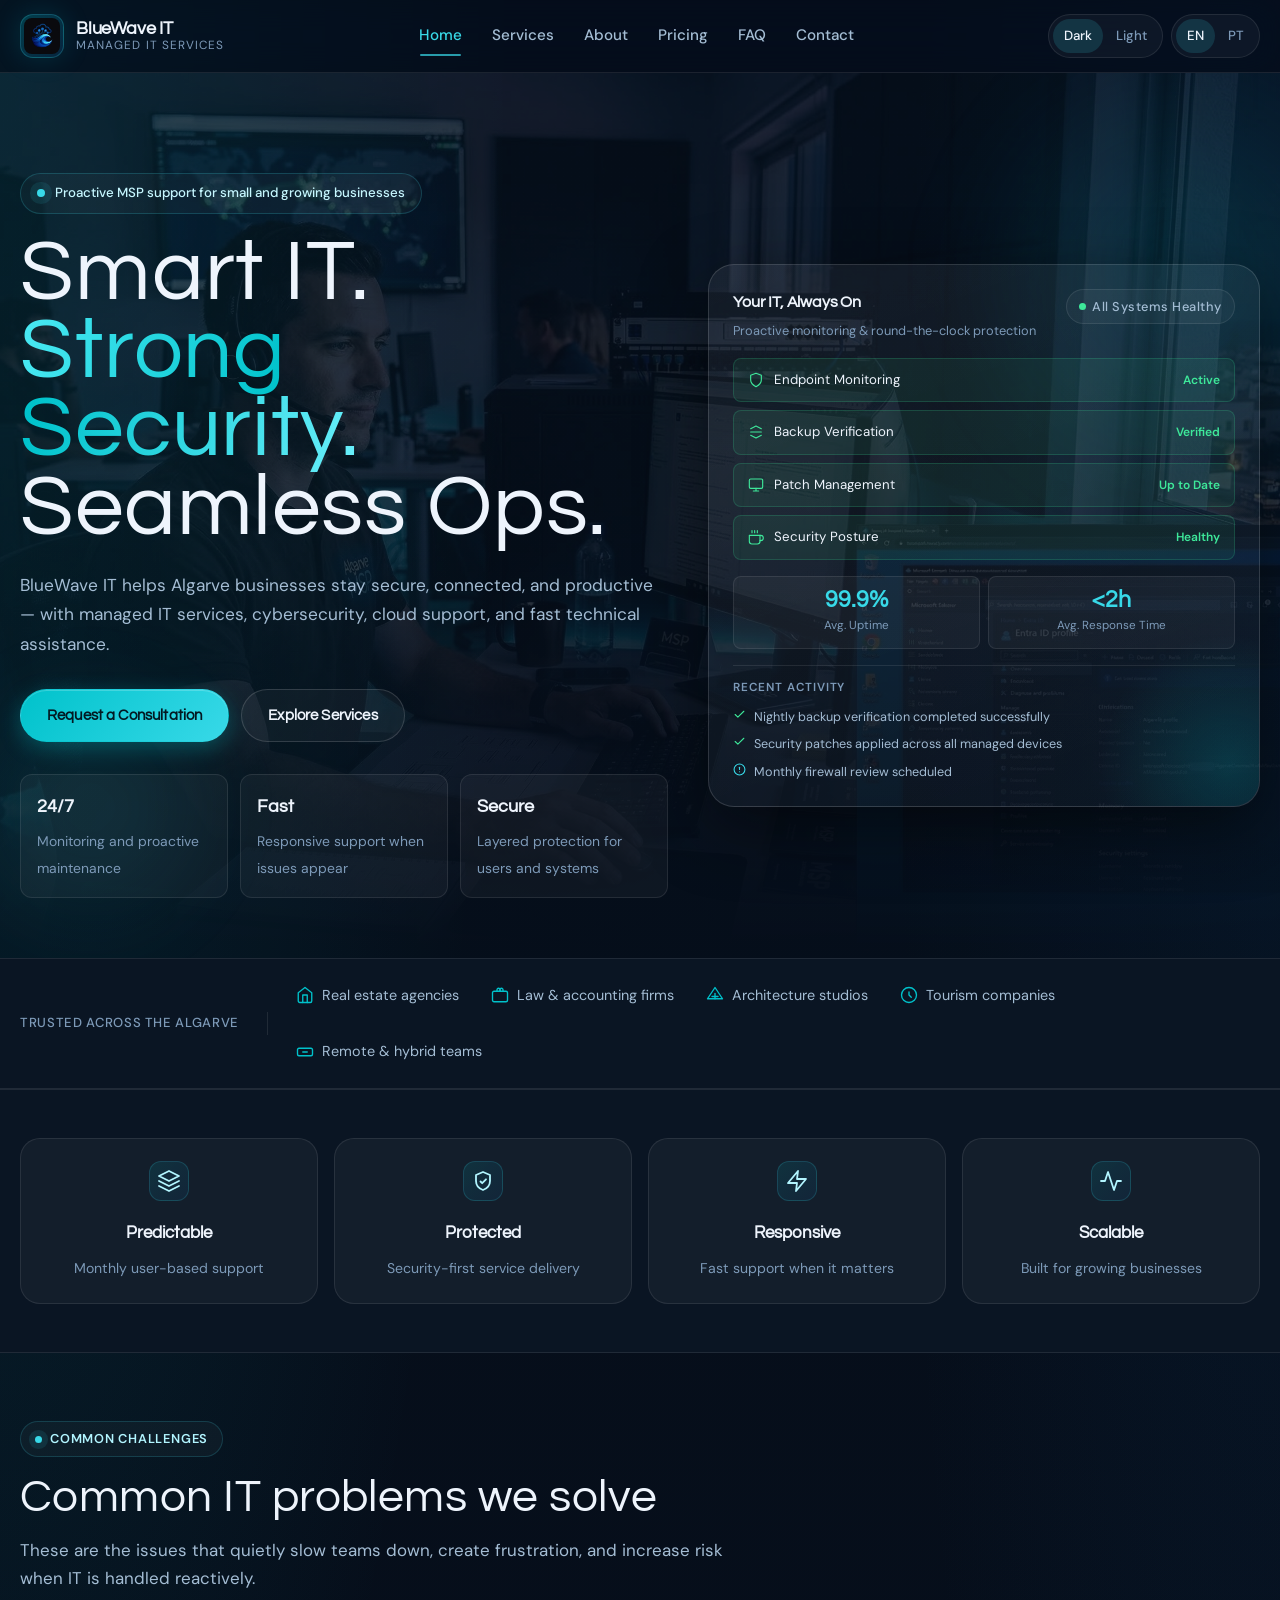
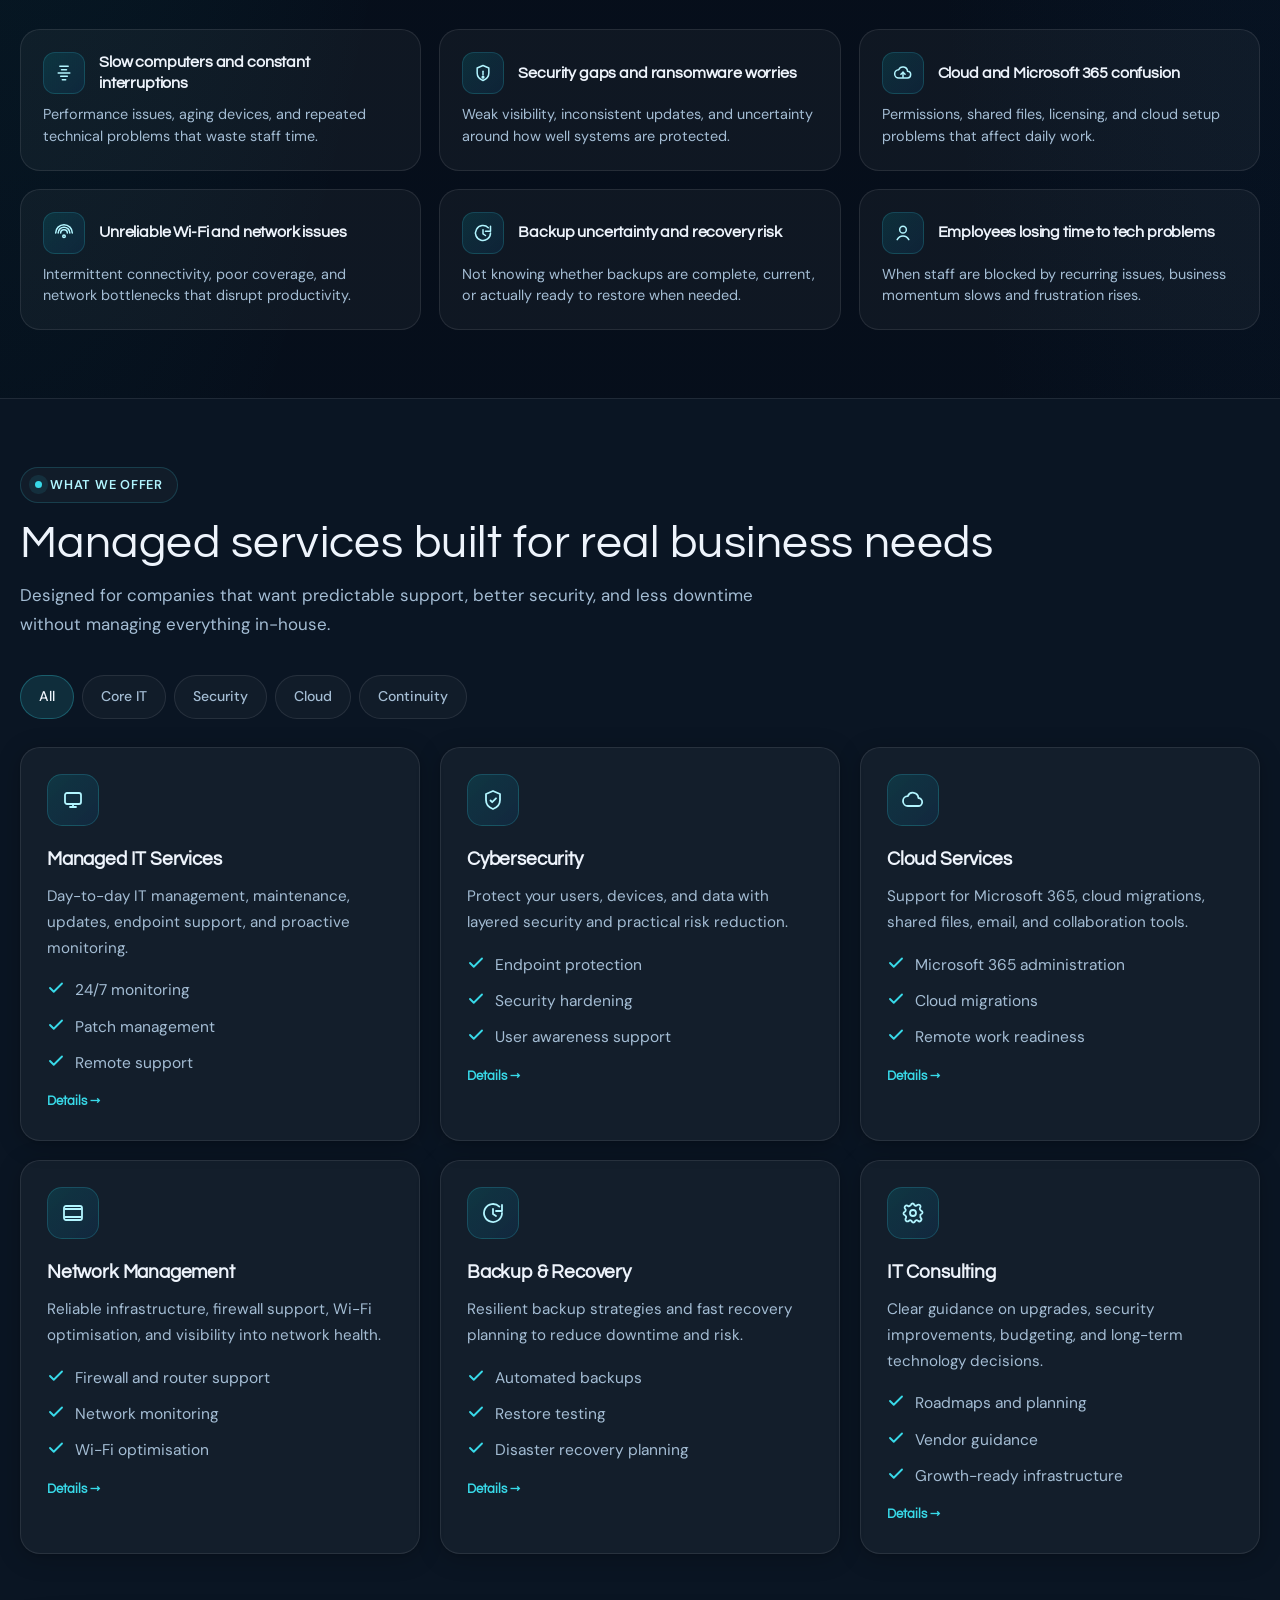
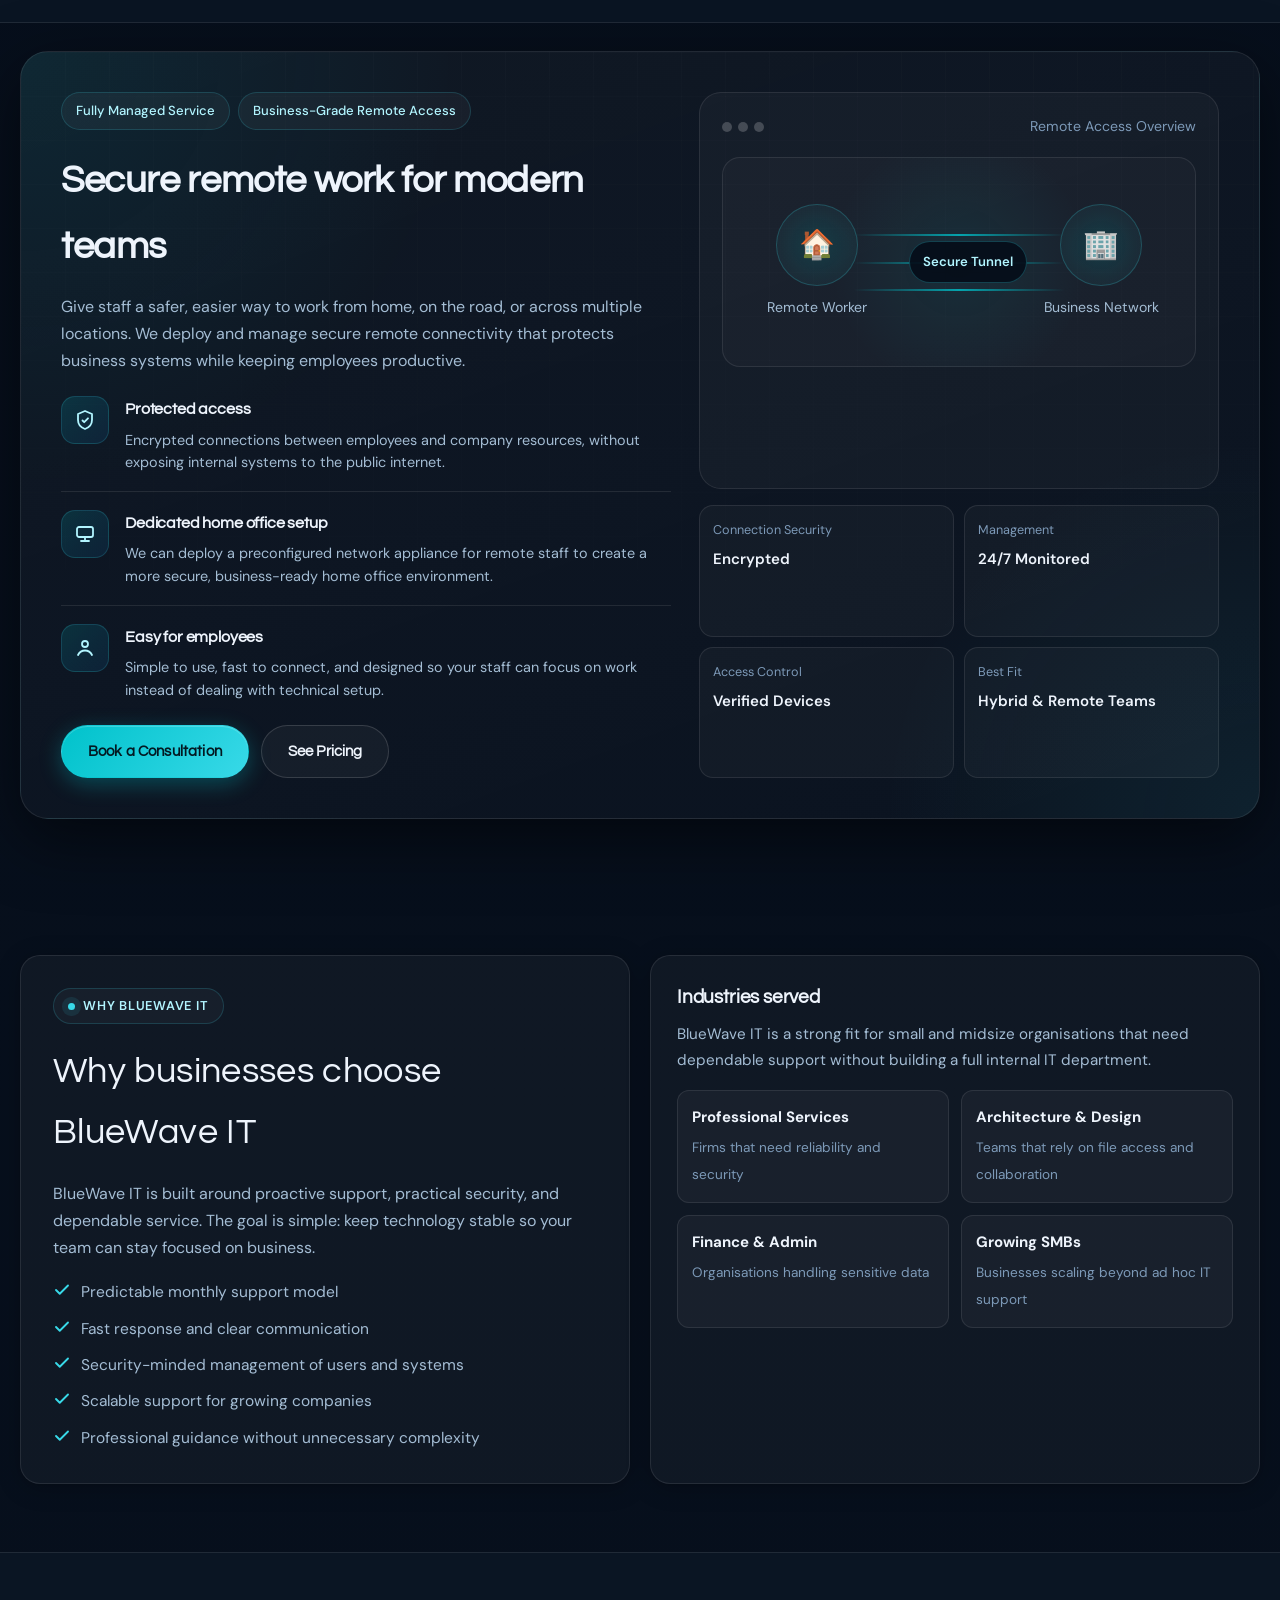
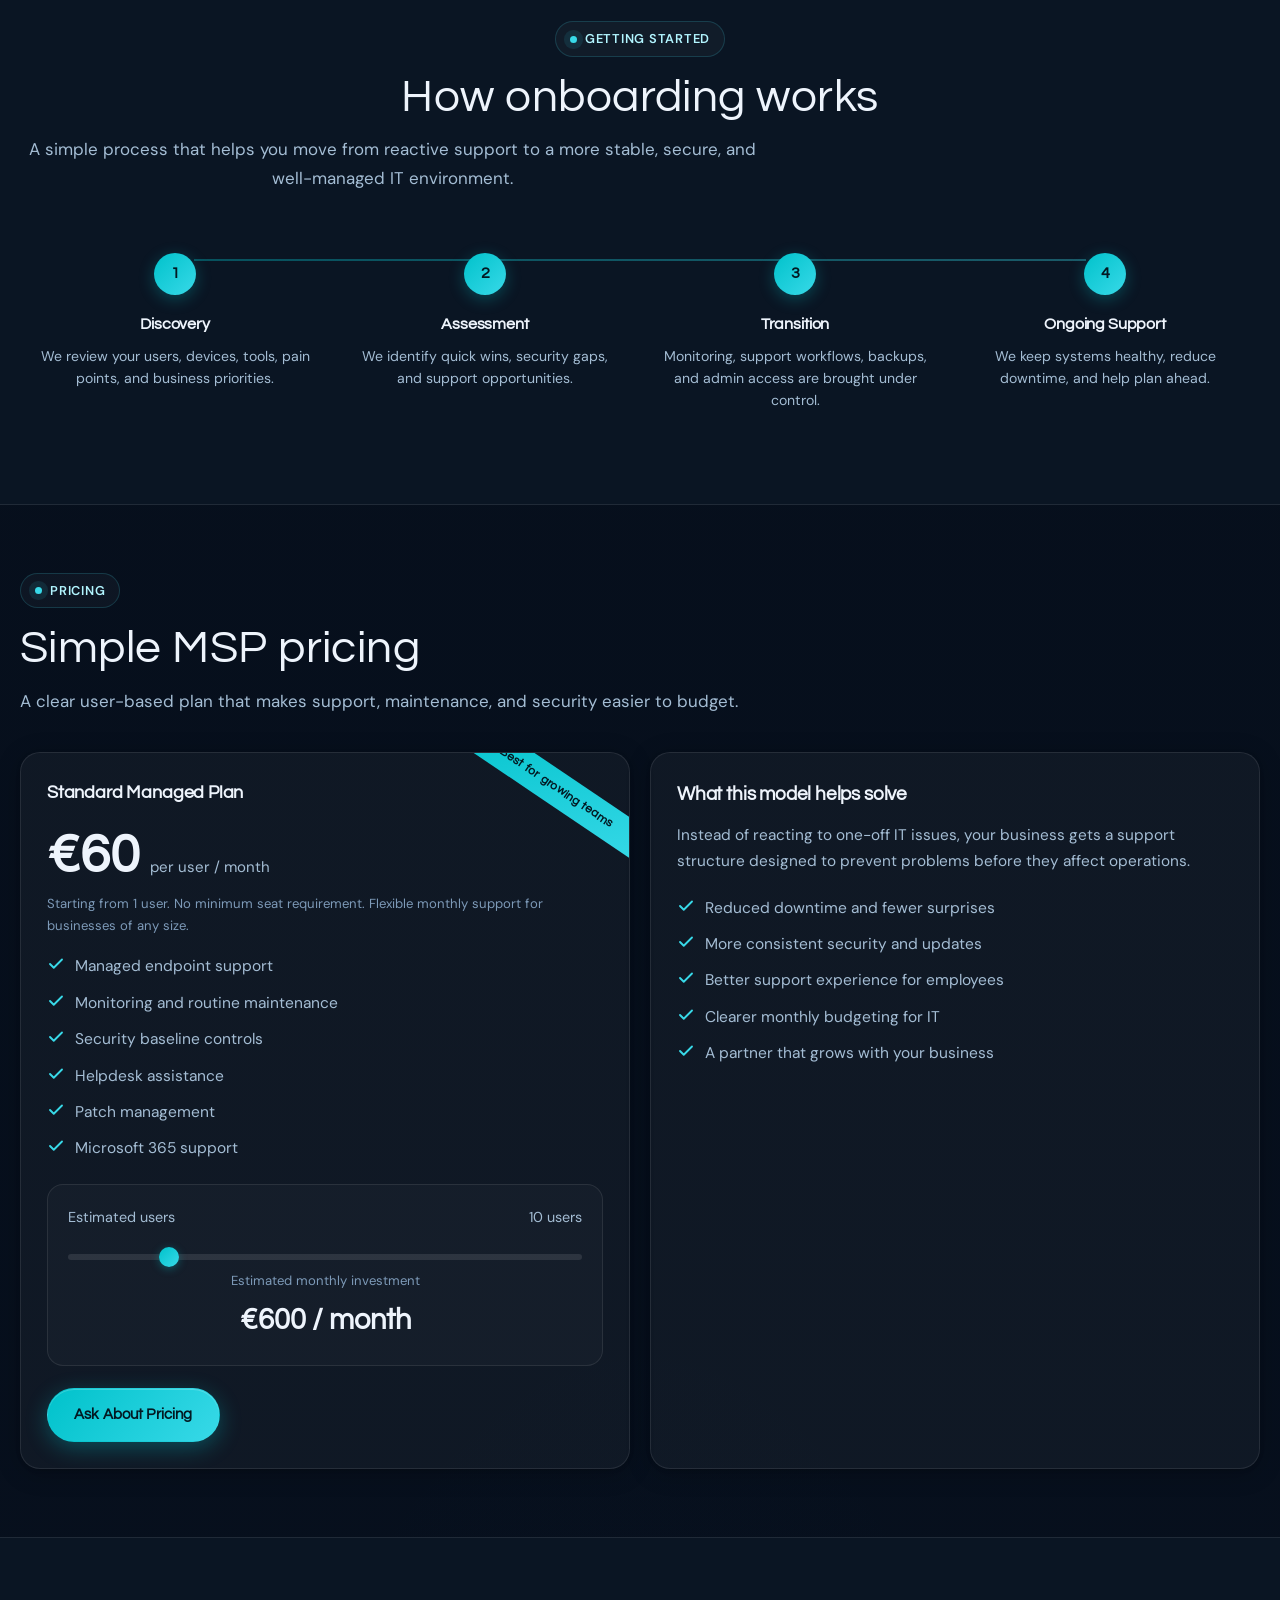
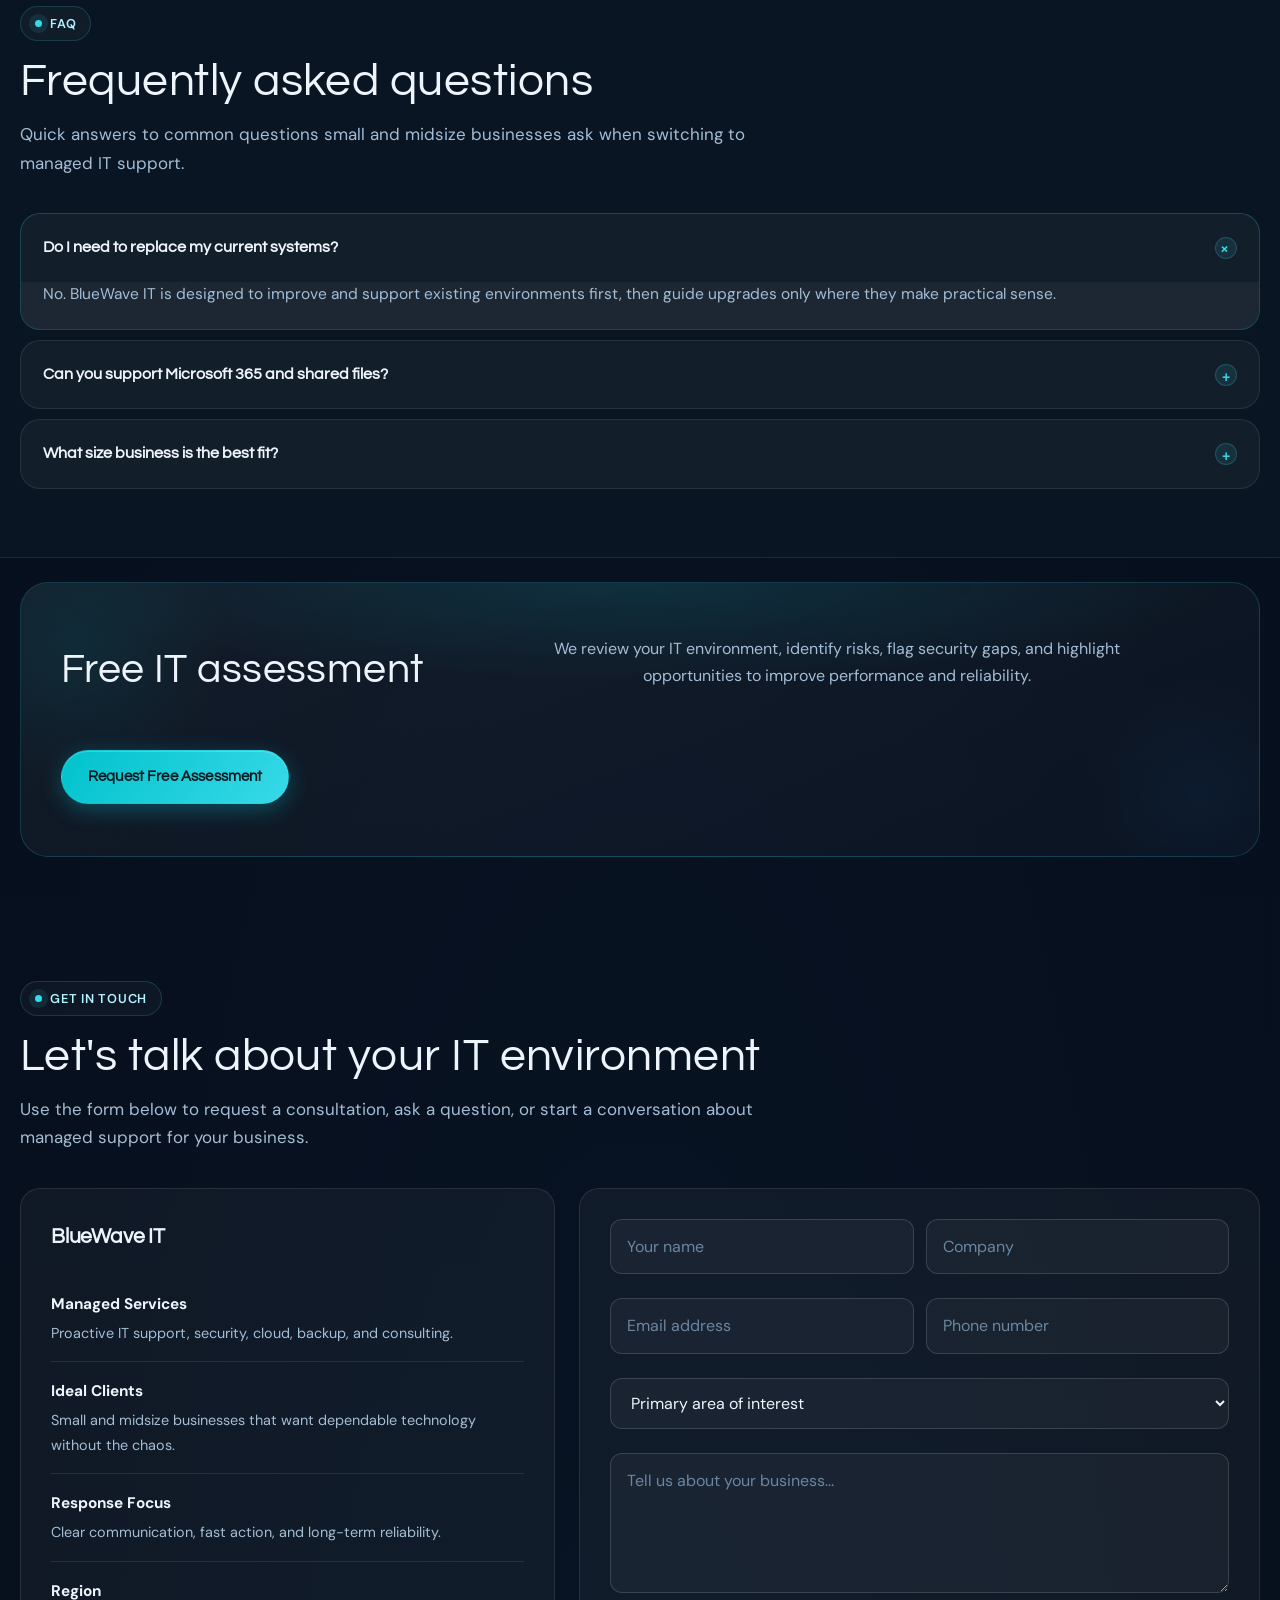
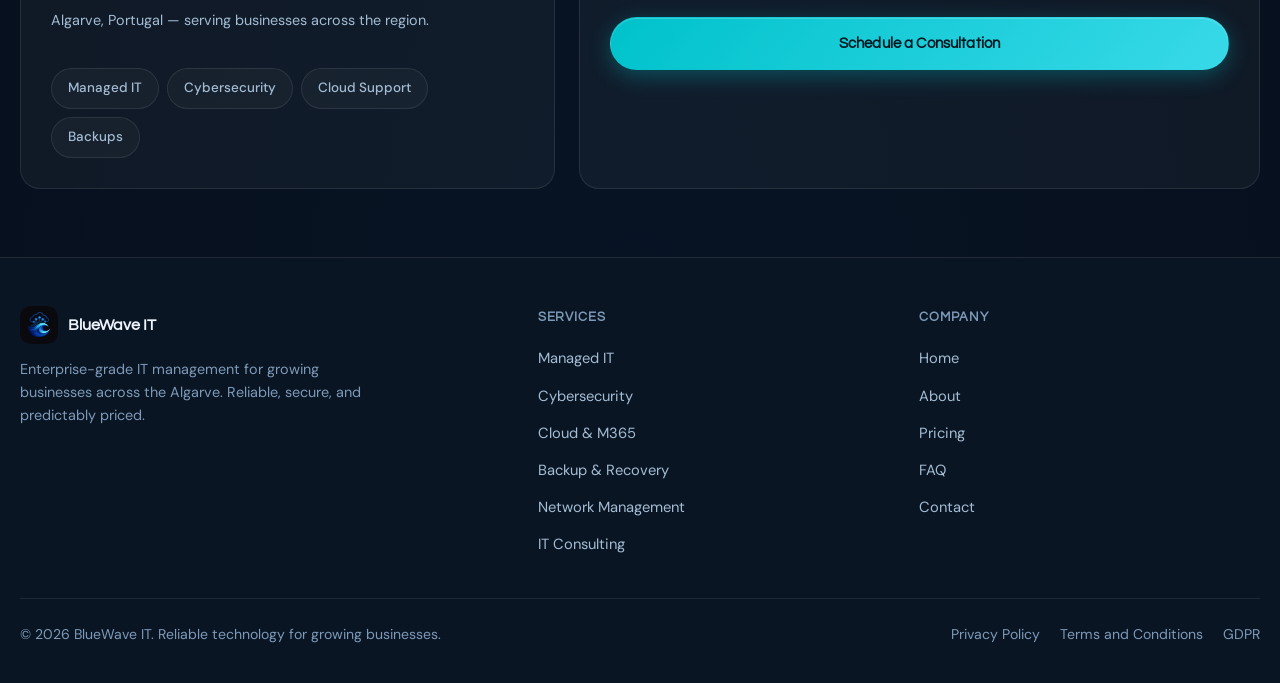
<file: index.html>
<!DOCTYPE html>
<html lang="en">
<head>
<meta charset="UTF-8" />
<meta name="viewport" content="width=device-width, initial-scale=1.0" />

<title>BlueWave IT | Managed IT Services in Algarve, Portugal</title>
<meta
  name="description"
  content="BlueWave IT provides managed IT services, cybersecurity, Microsoft 365, cloud support, backup, and IT consulting for businesses across the Algarve, Portugal."
/>
<meta
  name="robots"
  content="index, follow, max-image-preview:large, max-snippet:-1, max-video-preview:-1"
/>
<meta name="author" content="BlueWave IT" />
<meta name="theme-color" content="#00c2cb" />
<meta name="msapplication-TileColor" content="#060e1a" />

<link rel="canonical" href="https://www.bluewaveit.pt/" />

<!-- Performance -->
<link rel="preconnect" href="https://fonts.googleapis.com" />
<link rel="preconnect" href="https://fonts.gstatic.com" crossorigin />
<link
  href="https://fonts.googleapis.com/css2?family=Questrial&family=Syne:wght@400;500;600;700;800&family=DM+Sans:ital,opsz,wght@0,9..40,300;0,9..40,400;0,9..40,500;0,9..40,600;1,9..40,400&family=DM+Mono:wght@400;500&display=swap"
  rel="stylesheet"
/>

<!-- Language / regional targeting -->
<meta http-equiv="content-language" content="en-PT" />
<link rel="alternate" hreflang="en" href="https://bluewaveit.pt/" />
<link rel="alternate" hreflang="pt-PT" href="https://bluewaveit.pt/pt/" />
<link rel="alternate" hreflang="x-default" href="https://bluewaveit.pt/" />

<!-- Local SEO -->
<meta name="geo.region" content="PT-08" />
<meta name="geo.placename" content="Algarve, Portugal" />
<meta name="geo.position" content="37.0179;-7.9307" />
<meta name="ICBM" content="37.0179, -7.9307" />

<!-- Open Graph -->
<meta property="og:type" content="website" />
<meta property="og:url" content="https://bluewaveit.pt/" />
<meta property="og:site_name" content="BlueWave IT" />
<meta property="og:locale" content="en_GB" />
<meta property="og:locale:alternate" content="pt_PT" />
<meta property="og:title" content="BlueWave IT | Managed IT Services in Algarve, Portugal" />
<meta
  property="og:description"
  content="Managed IT services, cybersecurity, Microsoft 365, cloud support, backup, and IT consulting for businesses across the Algarve."
/>
<meta property="og:image" content="https://bluewaveit.pt/images/og-image.png" />
<meta property="og:image:secure_url" content="https://bluewaveit.pt/images/og-image.png" />
<meta property="og:image:width" content="1200" />
<meta property="og:image:height" content="630" />
<meta property="og:image:alt" content="BlueWave IT - Managed IT Services in Algarve, Portugal" />

<!-- Twitter / X -->
<meta name="twitter:card" content="summary_large_image" />
<meta name="twitter:title" content="BlueWave IT | Managed IT Services in Algarve, Portugal" />
<meta
  name="twitter:description"
  content="Managed IT services, cybersecurity, Microsoft 365, cloud support, backup, and IT consulting for businesses across the Algarve."
/>
<meta name="twitter:image" content="https://bluewaveit.pt/images/og-image.png" />
<meta name="twitter:image:alt" content="BlueWave IT - Managed IT Services in Algarve, Portugal" />

<!-- Favicons -->
<link rel="icon" type="image/png" sizes="16x16" href="https://www.bluewaveit.pt/images/favicon.png" />
<link rel="icon" type="image/png" sizes="32x32" href="https://www.bluewaveit.pt/images/favicon.png" />
<link rel="apple-touch-icon" sizes="180x180" href="https://www.bluewaveit.pt/images/favicon.png" />
<link rel="icon" type="image/png" sizes="192x192" href="https://www.bluewaveit.pt/images/favicon.png" />
<link rel="icon" type="image/png" sizes="512x512" href="https://www.bluewaveit.pt/images/favicon.png" />
<link rel="manifest" href="site.webmanifest" />

    <link rel="stylesheet" href="css/theme.css" />
  <link rel="stylesheet" href="css/nav.css" />
  <link rel="stylesheet" href="css/components.css" />
  <link rel="stylesheet" href="css/pages/home.css" />

</head>
<body>
  <!-- ─── HEADER ─────────────────────────────────────────────── -->
  <div id="site-nav"></div>

  <main id="top">
    <!-- ─── HERO ────────────────────────────────────────────── -->
    <section class="hero">
      <div class="hero-bg-img" aria-hidden="true"></div>
      <div class="container hero-grid">
        <div class="reveal">
          <div class="eyebrow" data-i18n="hero_eyebrow">Fast, secure, AI-optimized IT services for Algarve businesses — without enterprise pricing.</div>
          <h1>
            <span data-i18n="hero_title_1">Smart IT.</span><br>
            <span class="gradient-text" data-i18n="hero_title_2">Strong Security.</span><br>
            <span data-i18n="hero_title_3">Seamless Ops.</span>
          </h1>
          <p data-i18n="hero_body">BlueWave IT helps Algarve businesses stay secure, connected, and productive — with managed IT services, cybersecurity, cloud support, and fast technical assistance.</p>
          <div class="hero-actions">
            <a class="btn btn-primary"    href="#contact"  data-i18n="cta_request">Request a Consultation</a>
            <a class="btn btn-secondary"  href="services.html" data-i18n="cta_explore">Explore Services</a>
          </div>
          <div class="hero-points">
            <div class="hero-point">
              <strong>24/7</strong>
              <span data-i18n="hero_point_1">Monitoring and proactive maintenance</span>
            </div>
            <div class="hero-point">
              <strong data-i18n="hero_fast">Fast</strong>
              <span data-i18n="hero_point_2">Responsive support when issues appear</span>
            </div>
            <div class="hero-point">
              <strong data-i18n="hero_secure">Secure</strong>
              <span data-i18n="hero_point_3">Layered protection for users and systems</span>
            </div>
          </div>
        </div>

        <!-- Your IT, Always On Card -->
        <div class="hero-card reveal reveal-delay-1" id="heroCard">

          <!-- Header -->
          <div class="dash-top" style="margin-bottom:16px;">
            <div>
              <h3 data-i18n="ops_title">Your IT, Always On</h3>
              <p style="margin:4px 0 0;color:var(--muted);font-size:0.80rem;" data-i18n="ops_subtitle">Fast, secure, AI-optimized IT services for Algarve businesses — without enterprise pricing.</p>
            </div>
            <div class="badge" style="display:inline-flex;align-items:center;gap:6px;white-space:nowrap;">
              <span style="width:7px;height:7px;border-radius:50%;background:var(--green);animation:pulse 2s infinite;display:inline-block;flex:0 0 auto;"></span>
              <span data-i18n="ops_badge">All Systems Healthy</span>
            </div>
          </div>

          <!-- Status rows -->
          <div style="display:grid;gap:8px;margin-bottom:16px;">

            <div style="display:flex;align-items:center;justify-content:space-between;padding:10px 14px;border-radius:var(--radius-xs);background:rgba(62,232,154,0.07);border:1px solid rgba(62,232,154,0.18);">
              <div style="display:flex;align-items:center;gap:10px;">
                <svg width="16" height="16" viewBox="0 0 24 24" fill="none" stroke="#3ee89a" stroke-width="1.7" stroke-linecap="round" stroke-linejoin="round"><path d="M12 22s8-4 8-10V5l-8-3-8 3v7c0 6 8 10 8 10z"/></svg>
                <span style="font-size:0.83rem;color:var(--text);" data-i18n="status_monitoring">Endpoint Monitoring</span>
              </div>
              <span style="font-size:0.75rem;font-weight:600;color:#3ee89a;" data-i18n="status_monitoring_val">Active</span>
            </div>

            <div style="display:flex;align-items:center;justify-content:space-between;padding:10px 14px;border-radius:var(--radius-xs);background:rgba(62,232,154,0.07);border:1px solid rgba(62,232,154,0.18);">
              <div style="display:flex;align-items:center;gap:10px;">
                <svg width="16" height="16" viewBox="0 0 24 24" fill="none" stroke="#3ee89a" stroke-width="1.7" stroke-linecap="round" stroke-linejoin="round"><polyline points="20 7 12 3 4 7"/><polyline points="4 17 12 21 20 17"/><line x1="4" y1="12" x2="20" y2="12"/></svg>
                <span style="font-size:0.83rem;color:var(--text);" data-i18n="status_backup">Backup Verification</span>
              </div>
              <span style="font-size:0.75rem;font-weight:600;color:#3ee89a;" data-i18n="status_backup_val">Verified</span>
            </div>

            <div style="display:flex;align-items:center;justify-content:space-between;padding:10px 14px;border-radius:var(--radius-xs);background:rgba(62,232,154,0.07);border:1px solid rgba(62,232,154,0.18);">
              <div style="display:flex;align-items:center;gap:10px;">
                <svg width="16" height="16" viewBox="0 0 24 24" fill="none" stroke="#3ee89a" stroke-width="1.7" stroke-linecap="round" stroke-linejoin="round"><rect x="2" y="3" width="20" height="14" rx="2"/><path d="M8 21h8M12 17v4"/></svg>
                <span style="font-size:0.83rem;color:var(--text);" data-i18n="status_patches">Patch Management</span>
              </div>
              <span style="font-size:0.75rem;font-weight:600;color:#3ee89a;" data-i18n="status_patches_val">Up to Date</span>
            </div>

            <div style="display:flex;align-items:center;justify-content:space-between;padding:10px 14px;border-radius:var(--radius-xs);background:rgba(62,232,154,0.07);border:1px solid rgba(62,232,154,0.18);">
              <div style="display:flex;align-items:center;gap:10px;">
                <svg width="16" height="16" viewBox="0 0 24 24" fill="none" stroke="#3ee89a" stroke-width="1.7" stroke-linecap="round" stroke-linejoin="round"><path d="M18 8h1a4 4 0 0 1 0 8h-1"/><path d="M2 8h16v9a4 4 0 0 1-4 4H6a4 4 0 0 1-4-4V8z"/><line x1="6" y1="1" x2="6" y2="4"/><line x1="10" y1="1" x2="10" y2="4"/><line x1="14" y1="1" x2="14" y2="4"/></svg>
                <span style="font-size:0.83rem;color:var(--text);" data-i18n="status_security">Security Posture</span>
              </div>
              <span style="font-size:0.75rem;font-weight:600;color:#3ee89a;" data-i18n="status_security_val">Healthy</span>
            </div>

          </div>

          <!-- Metrics row -->
          <div style="display:grid;grid-template-columns:1fr 1fr;gap:8px;margin-bottom:16px;">
            <div style="padding:12px 14px;border-radius:var(--radius-xs);background:var(--bg-card);border:1px solid var(--line);text-align:center;">
              <div style="font-size:1.45rem;font-weight:700;font-family:var(--font-heading);color:var(--cyan-2);line-height:1;" data-i18n="metric_uptime_val">99.9%</div>
              <div style="font-size:0.73rem;color:var(--muted);margin-top:4px;" data-i18n="metric_uptime_label">Avg. Uptime</div>
            </div>
            <div style="padding:12px 14px;border-radius:var(--radius-xs);background:var(--bg-card);border:1px solid var(--line);text-align:center;">
              <div style="font-size:1.45rem;font-weight:700;font-family:var(--font-heading);color:var(--cyan-2);line-height:1;" data-i18n="metric_response_val"><2h</div>
              <div style="font-size:0.73rem;color:var(--muted);margin-top:4px;" data-i18n="metric_response_label">Avg. Response Time</div>
            </div>
          </div>

          <!-- Recent activity -->
          <div style="border-top:1px solid var(--line);padding-top:12px;">
            <div style="font-size:0.73rem;font-weight:600;color:var(--muted);letter-spacing:0.07em;text-transform:uppercase;margin-bottom:8px;" data-i18n="activity_title">Recent Activity</div>
            <div style="display:grid;gap:6px;">
              <div style="display:flex;align-items:flex-start;gap:8px;font-size:0.79rem;">
                <svg width="13" height="13" viewBox="0 0 24 24" fill="none" stroke="var(--green)" stroke-width="2" stroke-linecap="round" stroke-linejoin="round" style="margin-top:2px;flex:0 0 auto;"><polyline points="20 6 9 17 4 12"/></svg>
                <span style="color:var(--muted-2);" data-i18n="activity_1">Nightly backup verification completed successfully</span>
              </div>
              <div style="display:flex;align-items:flex-start;gap:8px;font-size:0.79rem;">
                <svg width="13" height="13" viewBox="0 0 24 24" fill="none" stroke="var(--green)" stroke-width="2" stroke-linecap="round" stroke-linejoin="round" style="margin-top:2px;flex:0 0 auto;"><polyline points="20 6 9 17 4 12"/></svg>
                <span style="color:var(--muted-2);" data-i18n="activity_2">Security patches applied across all managed devices</span>
              </div>
              <div style="display:flex;align-items:flex-start;gap:8px;font-size:0.79rem;">
                <svg width="13" height="13" viewBox="0 0 24 24" fill="none" stroke="var(--cyan-2)" stroke-width="2" stroke-linecap="round" stroke-linejoin="round" style="margin-top:2px;flex:0 0 auto;"><circle cx="12" cy="12" r="10"/><line x1="12" y1="8" x2="12" y2="12"/><line x1="12" y1="16" x2="12.01" y2="16"/></svg>
                <span style="color:var(--muted-2);" data-i18n="activity_3">Monthly firewall review scheduled</span>
              </div>
            </div>
          </div>

        </div>
      </div>
    </section>

    <!-- ─── SOCIAL PROOF BAR ───────────────────────────────── -->
    <div class="proof-bar">
      <div class="container">
        <div class="proof-inner">
          <span class="proof-label" data-i18n="proof_label">Trusted across the Algarve</span>
          <div class="proof-items">
            <div class="proof-item">
              <svg viewBox="0 0 24 24"><path d="M3 9l9-7 9 7v11a2 2 0 0 1-2 2H5a2 2 0 0 1-2-2z"/><polyline points="9 22 9 12 15 12 15 22"/></svg>
              <span data-i18n="proof_1">Real estate agencies</span>
            </div>
            <div class="proof-item">
              <svg viewBox="0 0 24 24"><rect x="2" y="7" width="20" height="14" rx="2"/><path d="M16 7V5a2 2 0 0 0-4 0v2"/><path d="M8 7V5a2 2 0 0 1 4 0v2"/></svg>
              <span data-i18n="proof_2">Law & accounting firms</span>
            </div>
            <div class="proof-item">
              <svg viewBox="0 0 24 24"><path d="M2 17 12 2l10 15H2z"/><path d="M12 10v7"/><path d="M8 14h8"/></svg>
              <span data-i18n="proof_3">Architecture studios</span>
            </div>
            <div class="proof-item">
              <svg viewBox="0 0 24 24"><circle cx="12" cy="12" r="10"/><path d="M12 8v4l3 3"/></svg>
              <span data-i18n="proof_4">Tourism companies</span>
            </div>
            <div class="proof-item">
              <svg viewBox="0 0 24 24"><path d="M20 7H4a2 2 0 0 0-2 2v6a2 2 0 0 0 2 2h16a2 2 0 0 0 2-2V9a2 2 0 0 0-2-2z"/><path d="M9 12h6"/></svg>
              <span data-i18n="proof_5">Remote & hybrid teams</span>
            </div>
          </div>
        </div>
      </div>
    </div>

    <!-- ─── TRUST BAR ──────────────────────────────────────── -->
    <div class="trust-bar band">
      <div class="container">
        <div class="trust-grid">
          <div class="trust-item reveal">
            <div class="trust-icon"><svg class="icon-svg" viewBox="0 0 24 24"><path d="M12 2L2 7l10 5 10-5-10-5z"/><path d="M2 17l10 5 10-5"/><path d="M2 12l10 5 10-5"/></svg></div>
            <strong data-i18n="trust_1_title">Predictable</strong>
            <span data-i18n="trust_1_body">Monthly user-based support</span>
          </div>
          <div class="trust-item reveal reveal-delay-1">
            <div class="trust-icon"><svg class="icon-svg" viewBox="0 0 24 24"><path d="M12 3l7 3v6c0 4.5-3 7.5-7 9-4-1.5-7-4.5-7-9V6l7-3z"/><path d="M9.5 12.5l1.7 1.7 3.8-3.9"/></svg></div>
            <strong data-i18n="trust_2_title">Protected</strong>
            <span data-i18n="trust_2_body">Security-first service delivery</span>
          </div>
          <div class="trust-item reveal reveal-delay-2">
            <div class="trust-icon"><svg class="icon-svg" viewBox="0 0 24 24"><path d="M13 2L3 14h9l-1 8 10-12h-9l1-8z"/></svg></div>
            <strong data-i18n="trust_3_title">Responsive</strong>
            <span data-i18n="trust_3_body">Fast support when it matters</span>
          </div>
          <div class="trust-item reveal reveal-delay-3">
            <div class="trust-icon"><svg class="icon-svg" viewBox="0 0 24 24"><polyline points="22 12 18 12 15 21 9 3 6 12 2 12"/></svg></div>
            <strong data-i18n="trust_4_title">Scalable</strong>
            <span data-i18n="trust_4_body">Built for growing businesses</span>
          </div>
        </div>
      </div>
    </div>

    <!-- ─── PROBLEMS ───────────────────────────────────────── -->
    <section id="problems">
      <div class="container reveal">
        <div class="section-head">
          <div class="section-label" data-i18n="problems_label">Common Challenges</div>
          <h2 data-i18n="problems_title">Common IT problems we solve</h2>
          <p data-i18n="problems_body">These are the issues that quietly slow teams down, create frustration, and increase risk when IT is handled reactively.</p>
        </div>
        <div class="problems-grid">
          <article class="problem-card">
            <div class="problem-top">
              <div class="problem-icon"><svg class="icon-svg" viewBox="0 0 24 24"><path d="M7 4h10"/><path d="M9 8h6"/><path d="M5 12h14"/><path d="M8 16h8"/><path d="M10 20h4"/></svg></div>
              <h3 data-i18n="problem_1_title">Slow computers and constant interruptions</h3>
            </div>
            <p data-i18n="problem_1_body">Performance issues, aging devices, and repeated technical problems that waste staff time.</p>
          </article>
          <article class="problem-card">
            <div class="problem-top">
              <div class="problem-icon"><svg class="icon-svg" viewBox="0 0 24 24"><path d="M12 3l7 3v6c0 4.5-3 7.5-7 9-4-1.5-7-4.5-7-9V6l7-3z"/><path d="M12 10v4"/><circle cx="12" cy="17" r="1"/></svg></div>
              <h3 data-i18n="problem_2_title">Security gaps and ransomware worries</h3>
            </div>
            <p data-i18n="problem_2_body">Weak visibility, inconsistent updates, and uncertainty around how well systems are protected.</p>
          </article>
          <article class="problem-card">
            <div class="problem-top">
              <div class="problem-icon"><svg class="icon-svg" viewBox="0 0 24 24"><path d="M7 18h10a4 4 0 0 0 .4-8A5.5 5.5 0 0 0 6.8 8.2 3.8 3.8 0 0 0 7 18z"/><path d="M12 11v6"/><path d="M9.5 13.5 12 11l2.5 2.5"/></svg></div>
              <h3 data-i18n="problem_3_title">Cloud and Microsoft 365 confusion</h3>
            </div>
            <p data-i18n="problem_3_body">Permissions, shared files, licensing, and cloud setup problems that affect daily work.</p>
          </article>
          <article class="problem-card">
            <div class="problem-top">
              <div class="problem-icon"><svg class="icon-svg" viewBox="0 0 24 24"><path d="M2 12a10 10 0 0 1 20 0"/><path d="M5 12a7 7 0 0 1 14 0"/><path d="M8 12a4 4 0 0 1 8 0"/><circle cx="12" cy="16" r="1.5"/></svg></div>
              <h3 data-i18n="problem_4_title">Unreliable Wi‑Fi and network issues</h3>
            </div>
            <p data-i18n="problem_4_body">Intermittent connectivity, poor coverage, and network bottlenecks that disrupt productivity.</p>
          </article>
          <article class="problem-card">
            <div class="problem-top">
              <div class="problem-icon"><svg class="icon-svg" viewBox="0 0 24 24"><path d="M12 8v5l3 2"/><path d="M21 12a9 9 0 1 1-2.64-6.36"/><path d="M21 4v6h-6"/></svg></div>
              <h3 data-i18n="problem_5_title">Backup uncertainty and recovery risk</h3>
            </div>
            <p data-i18n="problem_5_body">Not knowing whether backups are complete, current, or actually ready to restore when needed.</p>
          </article>
          <article class="problem-card">
            <div class="problem-top">
              <div class="problem-icon"><svg class="icon-svg" viewBox="0 0 24 24"><path d="M12 12c2.2 0 4-1.8 4-4s-1.8-4-4-4-4 1.8-4 4 1.8 4 4 4Z"/><path d="M5 20c1.6-3 4-4.5 7-4.5S17.4 17 19 20"/></svg></div>
              <h3 data-i18n="problem_6_title">Employees losing time to tech problems</h3>
            </div>
            <p data-i18n="problem_6_body">When staff are blocked by recurring issues, business momentum slows and frustration rises.</p>
          </article>
        </div>
      </div>
    </section>

    <!-- ─── SERVICES ───────────────────────────────────────── -->
    <section id="services" class="band" style="padding:68px 0;">
      <div class="container reveal">
        <div class="section-head">
          <div class="section-label" data-i18n="services_label">What We Offer</div>
          <h2 data-i18n="services_title">Managed services built for real business needs</h2>
          <p data-i18n="services_body">Designed for companies that want predictable support, better security, and less downtime without managing everything in-house.</p>
        </div>

        <div class="service-tabs" id="serviceTabs">
          <button class="service-tab active" data-filter="all"        data-i18n="tab_all">All</button>
          <button class="service-tab"        data-filter="core"       data-i18n="tab_core">Core IT</button>
          <button class="service-tab"        data-filter="security"   data-i18n="tab_security">Security</button>
          <button class="service-tab"        data-filter="cloud"      data-i18n="tab_cloud">Cloud</button>
          <button class="service-tab"        data-filter="continuity" data-i18n="tab_continuity">Continuity</button>
        </div>

        <div class="grid-3">
          <article class="card hover-lift tilt-card service-card" data-category="core">
            <div class="card-icon"><svg class="icon-svg" viewBox="0 0 24 24"><rect x="4" y="5" width="16" height="11" rx="2"/><path d="M9 19h6"/><path d="M12 16v3"/></svg></div>
            <h3 data-i18n="svc_it_title">Managed IT Services</h3>
            <p style="color:var(--muted-2);margin:8px 0 16px;font-size:0.95rem;" data-i18n="svc_it_body">Day-to-day IT management, maintenance, updates, endpoint support, and proactive monitoring.</p>
            <ul class="feature-list">
              <li data-i18n="svc_it_f1">24/7 monitoring</li>
              <li data-i18n="svc_it_f2">Patch management</li>
              <li data-i18n="svc_it_f3">Remote support</li>
            </ul>
            <a href="services.html#managed-it" class="svc-detail-link" data-i18n="svc_details">Details →</a>
          </article>
          <article class="card hover-lift tilt-card service-card" data-category="security">
            <div class="card-icon"><svg class="icon-svg" viewBox="0 0 24 24"><path d="M12 3l7 3v6c0 4.5-3 7.5-7 9-4-1.5-7-4.5-7-9V6l7-3z"/><path d="M9.5 12.5l1.7 1.7 3.8-3.9"/></svg></div>
            <h3 data-i18n="svc_sec_title">Cybersecurity</h3>
            <p style="color:var(--muted-2);margin:8px 0 16px;font-size:0.95rem;" data-i18n="svc_sec_body">Protect your users, devices, and data with layered security and practical risk reduction.</p>
            <ul class="feature-list">
              <li data-i18n="svc_sec_f1">Endpoint protection</li>
              <li data-i18n="svc_sec_f2">Security hardening</li>
              <li data-i18n="svc_sec_f3">User awareness support</li>
            </ul>
            <a href="services.html#cybersecurity" class="svc-detail-link" data-i18n="svc_details">Details →</a>
          </article>
          <article class="card hover-lift tilt-card service-card" data-category="cloud">
            <div class="card-icon"><svg class="icon-svg" viewBox="0 0 24 24"><path d="M7 18h10a4 4 0 0 0 .4-8A5.5 5.5 0 0 0 6.8 8.2 3.8 3.8 0 0 0 7 18z"/></svg></div>
            <h3 data-i18n="svc_cloud_title">Cloud Services</h3>
            <p style="color:var(--muted-2);margin:8px 0 16px;font-size:0.95rem;" data-i18n="svc_cloud_body">Support for Microsoft 365, cloud migrations, shared files, email, and collaboration tools.</p>
            <ul class="feature-list">
              <li data-i18n="svc_cloud_f1">Microsoft 365 administration</li>
              <li data-i18n="svc_cloud_f2">Cloud migrations</li>
              <li data-i18n="svc_cloud_f3">Remote work readiness</li>
            </ul>
            <a href="services.html#cloud" class="svc-detail-link" data-i18n="svc_details">Details →</a>
          </article>
          <article class="card hover-lift tilt-card service-card" data-category="core">
            <div class="card-icon"><svg class="icon-svg" viewBox="0 0 24 24"><path d="M4 8h16"/><path d="M4 16h16"/><rect x="3" y="5" width="18" height="14" rx="2"/></svg></div>
            <h3 data-i18n="svc_net_title">Network Management</h3>
            <p style="color:var(--muted-2);margin:8px 0 16px;font-size:0.95rem;" data-i18n="svc_net_body">Reliable infrastructure, firewall support, Wi-Fi optimization, and visibility into network health.</p>
            <ul class="feature-list">
              <li data-i18n="svc_net_f1">Firewall and router support</li>
              <li data-i18n="svc_net_f2">Network monitoring</li>
              <li data-i18n="svc_net_f3">Wi-Fi optimization</li>
            </ul>
            <a href="services.html#networking" class="svc-detail-link" data-i18n="svc_details">Details →</a>
          </article>
          <article class="card hover-lift tilt-card service-card" data-category="continuity">
            <div class="card-icon"><svg class="icon-svg" viewBox="0 0 24 24"><path d="M12 8v5l3 2"/><path d="M21 12a9 9 0 1 1-2.64-6.36"/><path d="M21 4v6h-6"/></svg></div>
            <h3 data-i18n="svc_backup_title">Backup & Recovery</h3>
            <p style="color:var(--muted-2);margin:8px 0 16px;font-size:0.95rem;" data-i18n="svc_backup_body">Resilient backup strategies and fast recovery planning to reduce downtime and risk.</p>
            <ul class="feature-list">
              <li data-i18n="svc_backup_f1">Automated backups</li>
              <li data-i18n="svc_backup_f2">Restore testing</li>
              <li data-i18n="svc_backup_f3">Disaster recovery planning</li>
            </ul>
            <a href="services.html#backup" class="svc-detail-link" data-i18n="svc_details">Details →</a>
          </article>
          <article class="card hover-lift tilt-card service-card" data-category="core">
            <div class="card-icon"><svg class="icon-svg" viewBox="0 0 24 24"><circle cx="12" cy="12" r="3"/><path d="M19.4 15a1.7 1.7 0 0 0 .34 1.87l.06.06a2 2 0 1 1-2.83 2.83l-.06-.06A1.7 1.7 0 0 0 15 19.4a1.7 1.7 0 0 0-1 .98 1.7 1.7 0 0 1-3.2 0 1.7 1.7 0 0 0-1-.98 1.7 1.7 0 0 0-1.87.34l-.06.06a2 2 0 1 1-2.83-2.83l.06-.06A1.7 1.7 0 0 0 4.6 15a1.7 1.7 0 0 0-.98-1 1.7 1.7 0 0 1 0-3.2 1.7 1.7 0 0 0 .98-1 1.7 1.7 0 0 0-.34-1.87l-.06-.06a2 2 0 1 1 2.83-2.83l.06.06A1.7 1.7 0 0 0 9 4.6a1.7 1.7 0 0 0 1-.98 1.7 1.7 0 0 1 3.2 0 1.7 1.7 0 0 0 1 .98 1.7 1.7 0 0 0 1.87-.34l.06-.06a2 2 0 1 1 2.83 2.83l-.06.06A1.7 1.7 0 0 0 19.4 9c.23.39.57.68 1 .8a1.7 1.7 0 0 1 0 3.2 1.7 1.7 0 0 0-1 .8z"/></svg></div>
            <h3 data-i18n="svc_consult_title">IT Consulting</h3>
            <p style="color:var(--muted-2);margin:8px 0 16px;font-size:0.95rem;" data-i18n="svc_consult_body">Clear guidance on upgrades, security improvements, budgeting, and long-term technology decisions.</p>
            <ul class="feature-list">
              <li data-i18n="svc_consult_f1">Roadmaps and planning</li>
              <li data-i18n="svc_consult_f2">Vendor guidance</li>
              <li data-i18n="svc_consult_f3">Growth-ready infrastructure</li>
            </ul>
            <a href="services.html#consulting" class="svc-detail-link" data-i18n="svc_details">Details →</a>
          </article>
        </div>
      </div>
    </section>

    <!-- ─── REMOTE WORK ────────────────────────────────────── -->
    <section id="remote-work" style="padding:28px 0 68px;">
      <div class="container reveal">
        <div class="remote-shell">
          <div class="remote-inner">
            <div class="remote-copy">
              <div class="remote-pills">
                <span class="remote-pill" data-i18n="remote_pill_1">Fully Managed Service</span>
                <span class="remote-pill" data-i18n="remote_pill_2">Business-Grade Remote Access</span>
              </div>
              <h3 data-i18n="remote_title">Secure remote work for modern teams</h3>
              <p data-i18n="remote_body">Give staff a safer, easier way to work from home, on the road, or across multiple locations. We deploy and manage secure remote connectivity that protects business systems while keeping employees productive.</p>
              <div class="remote-features">
                <div class="remote-feature">
                  <div class="rf-icon"><svg class="icon-svg" viewBox="0 0 24 24"><path d="M12 3l7 3v6c0 4.5-3 7.5-7 9-4-1.5-7-4.5-7-9V6l7-3z"/><path d="M9.5 12.5l1.7 1.7 3.8-3.9"/></svg></div>
                  <div>
                    <h4 data-i18n="remote_f1_title">Protected access</h4>
                    <p data-i18n="remote_f1_body">Encrypted connections between employees and company resources, without exposing internal systems to the public internet.</p>
                  </div>
                </div>
                <div class="remote-feature">
                  <div class="rf-icon"><svg class="icon-svg" viewBox="0 0 24 24"><rect x="4" y="5" width="16" height="10" rx="2"/><path d="M8 19h8"/><path d="M12 15v4"/></svg></div>
                  <div>
                    <h4 data-i18n="remote_f2_title">Dedicated home office setup</h4>
                    <p data-i18n="remote_f2_body">We can deploy a preconfigured network appliance for remote staff to create a more secure, business-ready home office environment.</p>
                  </div>
                </div>
                <div class="remote-feature">
                  <div class="rf-icon"><svg class="icon-svg" viewBox="0 0 24 24"><circle cx="12" cy="8" r="3"/><path d="M5 19c1.5-3 4.2-4.5 7-4.5s5.5 1.5 7 4.5"/></svg></div>
                  <div>
                    <h4 data-i18n="remote_f3_title">Easy for employees</h4>
                    <p data-i18n="remote_f3_body">Simple to use, fast to connect, and designed so your staff can focus on work instead of dealing with technical setup.</p>
                  </div>
                </div>
              </div>
              <div class="remote-actions">
                <a href="#contact" class="btn btn-primary"   data-i18n="remote_cta_1">Book a Consultation</a>
                <a href="pricing.html" class="btn btn-secondary" data-i18n="remote_cta_2">See Pricing</a>
              </div>
            </div>

            <div class="remote-visual">
              <div class="remote-panel">
                <div class="remote-panel-top">
                  <div class="panel-dots"><span></span><span></span><span></span></div>
                  <div class="panel-title" data-i18n="remote_panel_title">Remote Access Overview</div>
                </div>
                <div class="remote-network">
                  <div class="rn-node">
                    <div class="rn-ring"><div class="rn-ring-icon">🏠</div></div>
                    <div class="rn-label" data-i18n="remote_node_left">Remote Worker</div>
                  </div>
                  <div class="rn-center">
                    <div class="rn-badge" data-i18n="remote_badge">Secure Tunnel</div>
                    <div class="rn-link rn-link-1"></div>
                    <div class="rn-link rn-link-2"></div>
                    <div class="rn-link rn-link-3"></div>
                  </div>
                  <div class="rn-node">
                    <div class="rn-ring"><div class="rn-ring-icon">🏢</div></div>
                    <div class="rn-label" data-i18n="remote_node_right">Business Network</div>
                  </div>
                </div>
              </div>
              <div class="remote-stats">
                <div class="remote-stat"><small data-i18n="remote_s1_label">Connection Security</small><strong data-i18n="remote_s1_value">Encrypted</strong></div>
                <div class="remote-stat"><small data-i18n="remote_s2_label">Management</small><strong data-i18n="remote_s2_value">24/7 Monitored</strong></div>
                <div class="remote-stat"><small data-i18n="remote_s3_label">Access Control</small><strong data-i18n="remote_s3_value">Verified Devices</strong></div>
                <div class="remote-stat"><small data-i18n="remote_s4_label">Best Fit</small><strong data-i18n="remote_s4_value">Hybrid & Remote Teams</strong></div>
              </div>
            </div>
          </div>
        </div>
      </div>
    </section>

    <!-- ─── ABOUT ──────────────────────────────────────────── -->
    <section id="about">
      <div class="container reveal">
        <div class="grid-2">
          <div class="card about-card">
            <div class="section-label" style="margin-bottom:18px;" data-i18n="about_label">Why BlueWave IT</div>
            <h2 style="font-size:clamp(1.8rem,2.8vw,2.5rem);margin-bottom:16px;" data-i18n="why_title">Why businesses choose BlueWave IT</h2>
            <p style="color:var(--muted-2);margin-bottom:18px;" data-i18n="why_body">BlueWave IT is built around proactive support, practical security, and dependable service. The goal is simple: keep technology stable so your team can stay focused on business.</p>
            <ul class="feature-list">
              <li data-i18n="why_f1">Predictable monthly support model</li>
              <li data-i18n="why_f2">Fast response and clear communication</li>
              <li data-i18n="why_f3">Security-minded management of users and systems</li>
              <li data-i18n="why_f4">Scalable support for growing companies</li>
              <li data-i18n="why_f5">Professional guidance without unnecessary complexity</li>
            </ul>
          </div>
          <div class="card">
            <h3 style="margin-bottom:8px;" data-i18n="industries_title">Industries served</h3>
            <p style="color:var(--muted-2);font-size:0.95rem;margin-bottom:16px;" data-i18n="industries_body">BlueWave IT is a strong fit for small and midsize organizations that need dependable support without building a full internal IT department.</p>
            <div class="industry-grid">
              <div class="industry-item"><strong data-i18n="ind_1_title">Professional Services</strong><span data-i18n="ind_1_body">Firms that need reliability and security</span></div>
              <div class="industry-item"><strong data-i18n="ind_2_title">Architecture & Design</strong><span data-i18n="ind_2_body">Teams that rely on file access and collaboration</span></div>
              <div class="industry-item"><strong data-i18n="ind_3_title">Finance & Admin</strong><span data-i18n="ind_3_body">Organizations handling sensitive data</span></div>
              <div class="industry-item"><strong data-i18n="ind_4_title">Growing SMBs</strong><span data-i18n="ind_4_body">Businesses scaling beyond ad hoc IT support</span></div>
            </div>
          </div>
        </div>
      </div>
    </section>

    <!-- ─── PROCESS ────────────────────────────────────────── -->
    <section id="process" class="band">
      <div class="container reveal">
        <div class="section-head" style="text-align:center;">
          <div class="section-label" style="margin:0 auto 16px;" data-i18n="process_label">Getting Started</div>
          <h2 data-i18n="process_title">How onboarding works</h2>
          <p data-i18n="process_body">A simple process that helps you move from reactive support to a more stable, secure, and well-managed IT environment.</p>
        </div>
        <div class="process-grid">
          <div class="process-step">
            <div class="proc-num">1</div>
            <h3 data-i18n="proc_1_title">Discovery</h3>
            <p data-i18n="proc_1_body">We review your users, devices, tools, pain points, and business priorities.</p>
          </div>
          <div class="process-step">
            <div class="proc-num">2</div>
            <h3 data-i18n="proc_2_title">Assessment</h3>
            <p data-i18n="proc_2_body">We identify quick wins, security gaps, and support opportunities.</p>
          </div>
          <div class="process-step">
            <div class="proc-num">3</div>
            <h3 data-i18n="proc_3_title">Transition</h3>
            <p data-i18n="proc_3_body">Monitoring, support workflows, backups, and admin access are brought under control.</p>
          </div>
          <div class="process-step">
            <div class="proc-num">4</div>
            <h3 data-i18n="proc_4_title">Ongoing Support</h3>
            <p data-i18n="proc_4_body">We keep systems healthy, reduce downtime, and help plan ahead.</p>
          </div>
        </div>
      </div>
    </section>

    <!-- ─── PRICING ────────────────────────────────────────── -->
    <section id="pricing">
      <div class="container reveal">
        <div class="section-head">
          <div class="section-label" data-i18n="pricing_label">Pricing</div>
          <h2 data-i18n="pricing_title">Simple MSP pricing</h2>
          <p data-i18n="pricing_body">A clear user-based plan that makes support, maintenance, and security easier to budget.</p>
        </div>
        <div class="grid-2">
          <div class="card pricing-card">
            <div class="pricing-ribbon" data-i18n="pricing_ribbon">Best Value</div>
            <h3 style="font-size:1.1rem;margin-bottom:4px;" data-i18n="pricing_plan_name">Standard Managed Plan</h3>
            <div class="price">
              <strong>€60</strong>
              <span data-i18n="pricing_unit">per user / month</span>
            </div>
            <div style="font-size:0.82rem;color:var(--muted);margin:-4px 0 16px;" data-i18n="pricing_note">Starting from 1 user. No minimum seat requirement. Flexible monthly support for businesses of any size.</div>
            <ul class="feature-list" style="margin-bottom:22px;">
              <li data-i18n="pricing_f1">Managed endpoint support</li>
              <li data-i18n="pricing_f2">Monitoring and routine maintenance</li>
              <li data-i18n="pricing_f3">Security baseline controls</li>
              <li data-i18n="pricing_f4">Helpdesk assistance</li>
              <li data-i18n="pricing_f5">Patch management</li>
              <li data-i18n="pricing_f6">Microsoft 365 support</li>
            </ul>
            <div class="calculator">
              <div class="calc-row">
                <span data-i18n="calc_users">Estimated users</span>
                <span id="userCountLabel">10 users</span>
              </div>
              <input id="userRange" type="range" min="1" max="50" value="10" step="1" />
              <div class="calc-total">
                <small data-i18n="calc_investment">Estimated monthly investment</small>
                <output id="monthlyPrice" style="display:block;font-family:var(--font-display);font-size:1.8rem;font-weight:700;color:var(--text);">€600 / month</output>
              </div>
            </div>
            <div style="margin-top:22px;">
              <a class="btn btn-primary" href="#contact" data-i18n="cta_pricing">Ask About Pricing</a>
            </div>
          </div>

          <div class="card">
            <h3 style="margin-bottom:12px;" data-i18n="pricing_help_title">What this model helps solve</h3>
            <p style="color:var(--muted-2);font-size:0.96rem;margin-bottom:20px;" data-i18n="pricing_help_body">Instead of reacting to one-off IT issues, your business gets a support structure designed to prevent problems before they affect operations.</p>
            <ul class="feature-list">
              <li data-i18n="pricing_help_f1">Reduced downtime and fewer surprises</li>
              <li data-i18n="pricing_help_f2">More consistent security and updates</li>
              <li data-i18n="pricing_help_f3">Better support experience for employees</li>
              <li data-i18n="pricing_help_f4">Clearer monthly budgeting for IT</li>
              <li data-i18n="pricing_help_f5">A partner that grows with your business</li>
            </ul>
          </div>
        </div>
      </div>
    </section>

    <!-- ─── FAQ ────────────────────────────────────────────── -->
    <section id="faq" class="band">
      <div class="container reveal">
        <div class="section-head">
          <div class="section-label" data-i18n="faq_label">FAQ</div>
          <h2 data-i18n="faq_title">Frequently asked questions</h2>
          <p data-i18n="faq_body">Quick answers to common questions small and midsize businesses ask when switching to managed IT support.</p>
        </div>
        <div class="faq-list">
          <div class="faq-item open">
            <button class="faq-question"><span data-i18n="faq_q1">Do I need to replace my current systems?</span><span class="faq-chevron">+</span></button>
            <div class="faq-answer" data-i18n="faq_a1">No. BlueWave IT is designed to improve and support existing environments first, then guide upgrades only where they make practical sense.</div>
          </div>
          <div class="faq-item">
            <button class="faq-question"><span data-i18n="faq_q2">Can you support Microsoft 365 and shared files?</span><span class="faq-chevron">+</span></button>
            <div class="faq-answer" data-i18n="faq_a2">Yes. Microsoft 365 administration, collaboration support, and file access workflows are part of the core managed service offering.</div>
          </div>
          <div class="faq-item">
            <button class="faq-question"><span data-i18n="faq_q3">What size business is the best fit?</span><span class="faq-chevron">+</span></button>
            <div class="faq-answer" data-i18n="faq_a3">BlueWave IT is ideal for small and midsize businesses that want dependable support, better security, and predictable monthly IT costs.</div>
          </div>
        </div>
      </div>
    </section>

    <!-- ─── ASSESSMENT CTA ─────────────────────────────────── -->
    <div class="assessment-section">
      <div class="container reveal">
        <div class="assessment-box">
          <h2 data-i18n="assessment_title">Free IT assessment</h2>
          <p data-i18n="assessment_body">We review your IT environment, identify risks, flag security gaps, and highlight opportunities to improve performance and reliability.</p>
          <a class="btn btn-primary" href="#contact" data-i18n="assessment_cta">Request Free Assessment</a>
        </div>
      </div>
    </div>

    <!-- ─── CONTACT ────────────────────────────────────────── -->
    <section id="contact">
      <div class="container reveal">
        <div class="section-head">
          <div class="section-label" data-i18n="contact_label">Get In Touch</div>
          <h2 data-i18n="contact_title">Let's talk about your IT environment</h2>
          <p data-i18n="contact_body">Use the form below to request a consultation, ask a question, or start a conversation about managed support for your business.</p>
        </div>

        <div class="contact-wrap">
          <div class="contact-panel">
            <h3>BlueWave IT</h3>
            <div class="contact-items">
              <div class="contact-item">
                <strong data-i18n="contact_left_1_title">Managed Services</strong>
                <p data-i18n="contact_left_1_body">Proactive IT support, security, cloud, backup, and consulting.</p>
              </div>
              <div class="contact-item">
                <strong data-i18n="contact_left_2_title">Ideal Clients</strong>
                <p data-i18n="contact_left_2_body">Small and midsize businesses that want dependable technology without the chaos.</p>
              </div>
              <div class="contact-item">
                <strong data-i18n="contact_left_3_title">Response Focus</strong>
                <p data-i18n="contact_left_3_body">Clear communication, fast action, and long-term reliability.</p>
              </div>
              <div class="contact-item" style="border-bottom:0;">
                <strong data-i18n="contact_region_title">Region</strong>
                <p data-i18n="contact_region_body">Algarve, Portugal — serving businesses across the region.</p>
              </div>
            </div>
            <div class="quick-chips">
              <button class="quick-chip" data-message-en="We need help with day-to-day IT support and user issues." data-message-pt="Precisamos de ajuda com suporte informático diário e problemas dos utilizadores." data-i18n="chip_managed">Managed IT</button>
              <button class="quick-chip" data-message-en="We want to improve our cybersecurity and reduce risk." data-message-pt="Queremos melhorar a nossa cibersegurança e reduzir o risco." data-i18n="chip_cyber">Cybersecurity</button>
              <button class="quick-chip" data-message-en="We need help with our cloud setup and Microsoft 365." data-message-pt="Precisamos de ajuda com a nossa configuração cloud e Microsoft 365." data-i18n="chip_cloud">Cloud Support</button>
              <button class="quick-chip" data-message-en="We are concerned about our backup and recovery setup." data-message-pt="Estamos preocupados com a nossa configuração de backup e recuperação." data-i18n="chip_backup">Backups</button>
            </div>
          </div>

          <div class="contact-panel">
<form id="contactForm" style="display:grid;gap:12px;">
  
  <div class="form-grid">
    <input type="text" name="name" placeholder="Your name" required />
    <input type="text" name="company" placeholder="Company" required />
  </div>

  <div class="form-grid">
    <input type="email" name="email" placeholder="Email address" required />
    <input type="tel" name="phone" placeholder="Phone number" />
  </div>

  <select name="service" required>
    <option value="">Primary area of interest</option>
    <option value="Managed IT Services">Managed IT Services</option>
    <option value="Cybersecurity">Cybersecurity</option>
    <option value="Cloud Services">Cloud Services</option>
    <option value="Backup & Recovery">Backup & Recovery</option>
    <option value="IT Consulting">IT Consulting</option>
    <option value="Join the Team">Join the Team</option>
  </select>

  <textarea name="message" placeholder="Tell us about your business..." required></textarea>

  <!-- Cloudflare Turnstile -->
 
<div class="turnstile-wrapper">
  <div
    id="turnstileWidget"
    class="cf-turnstile"
    data-sitekey="0x4AAAAAACsPyae8CCOwYrCp"
    data-execution="execute"
    data-appearance="interaction-only"
    data-callback="onTurnstileSuccess"
    data-error-callback="onTurnstileError"
    data-expired-callback="onTurnstileExpired"
  ></div>
</div>

<button type="submit" class="btn btn-primary" id="formSubmitBtn">Schedule a Consultation</button>
<div id="formStatus" class="form-status"></div>

</form>
          </div>
        </div>
      </div>
    </section>
  </main>

  <!-- ─── FOOTER ─────────────────────────────────────────── -->
  <div id="site-footer"></div>

  <button class="back-to-top" id="backToTop" aria-label="Back to top">↑</button>

  <!-- lang.js MUST load first -->
  <script src="js/lang.js"></script>
  <script src="js/site.js"></script>
  <script src="js/pages/home.js"></script>
  <script src="js/nav.js" defer></script>



<!--
</file>
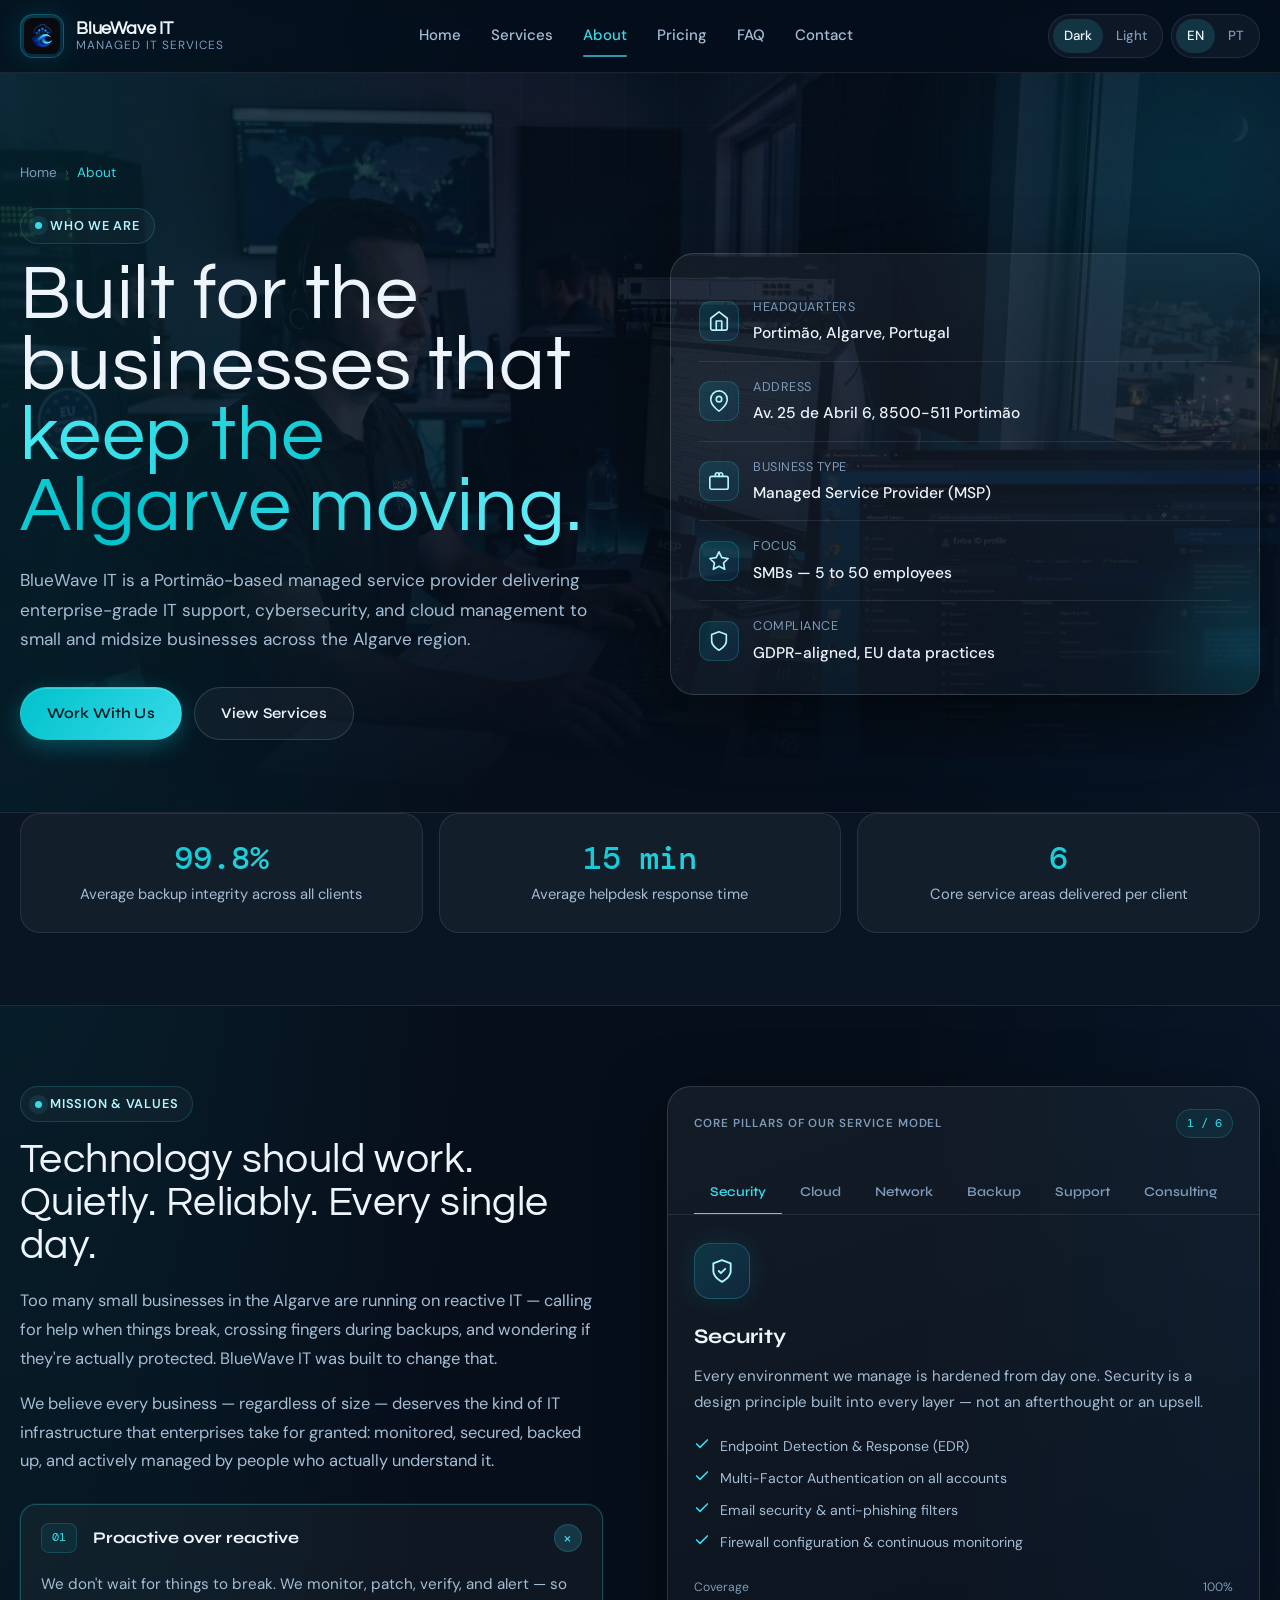
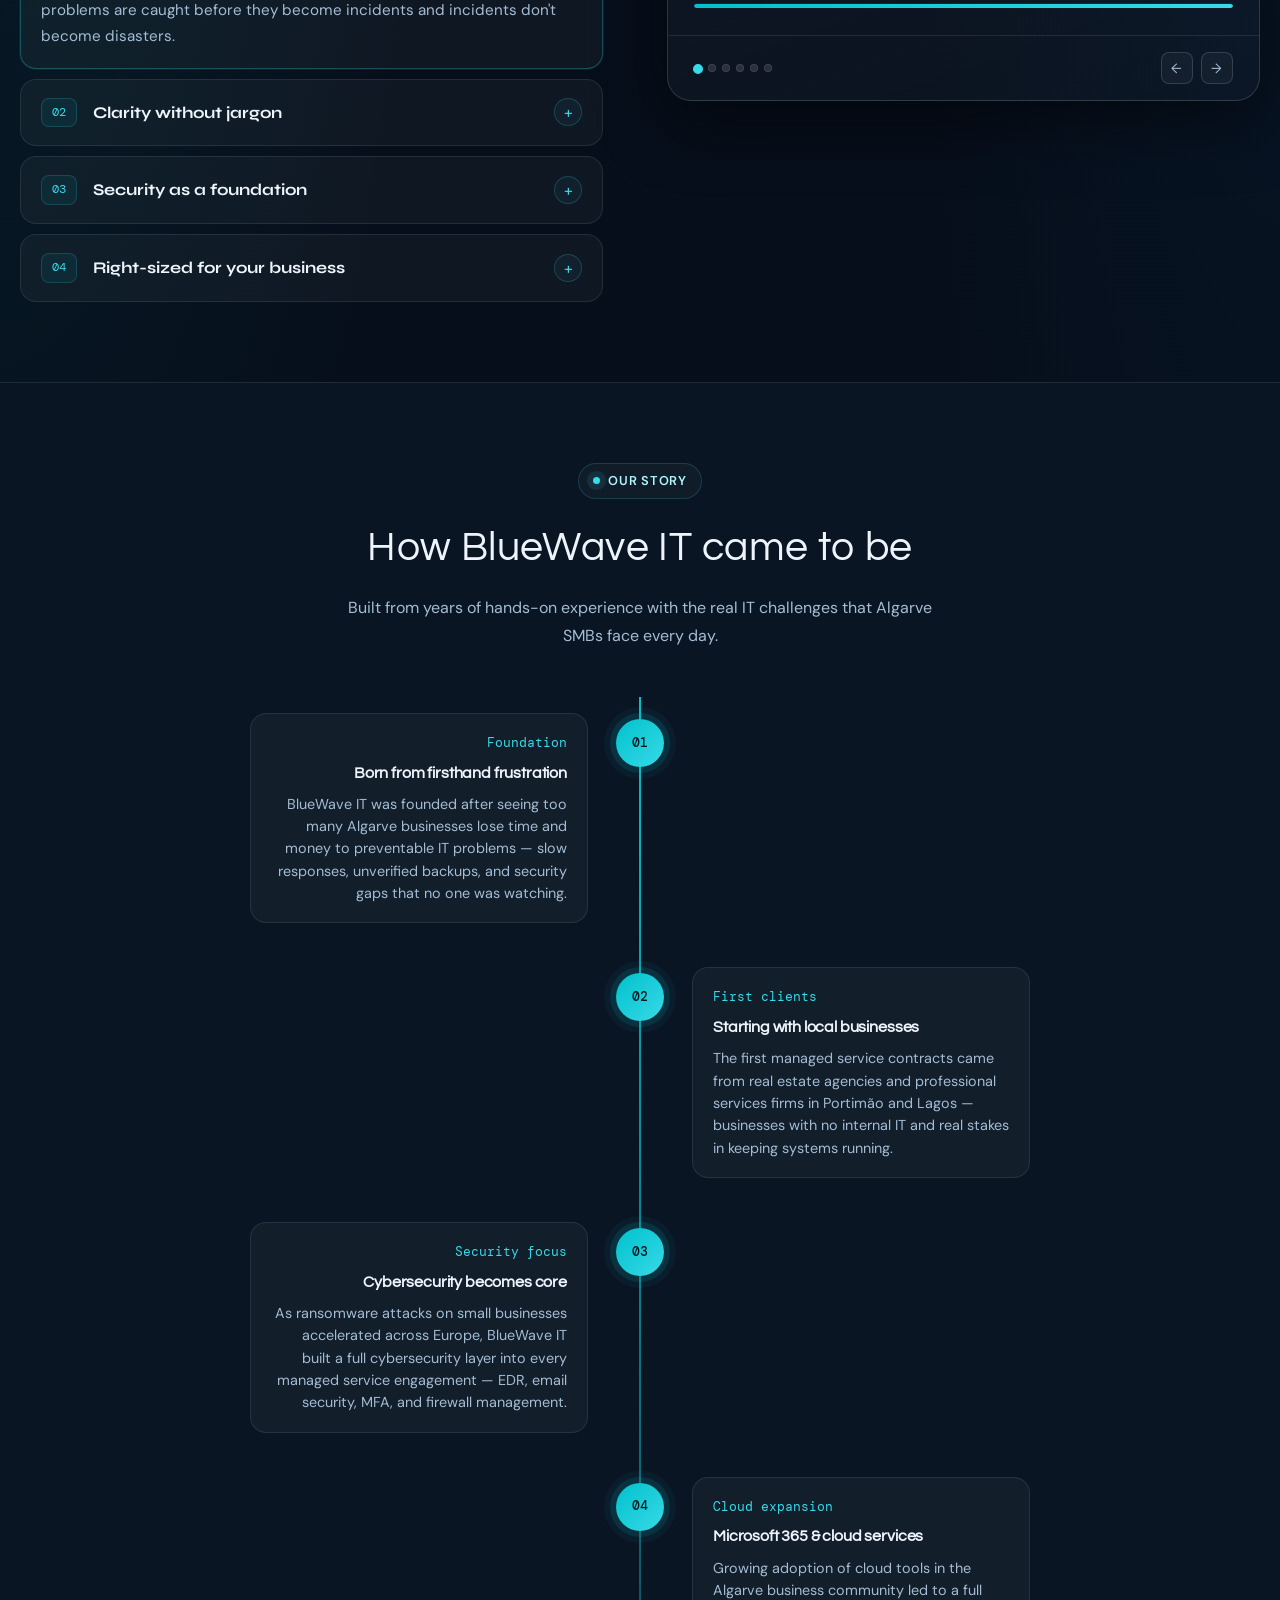
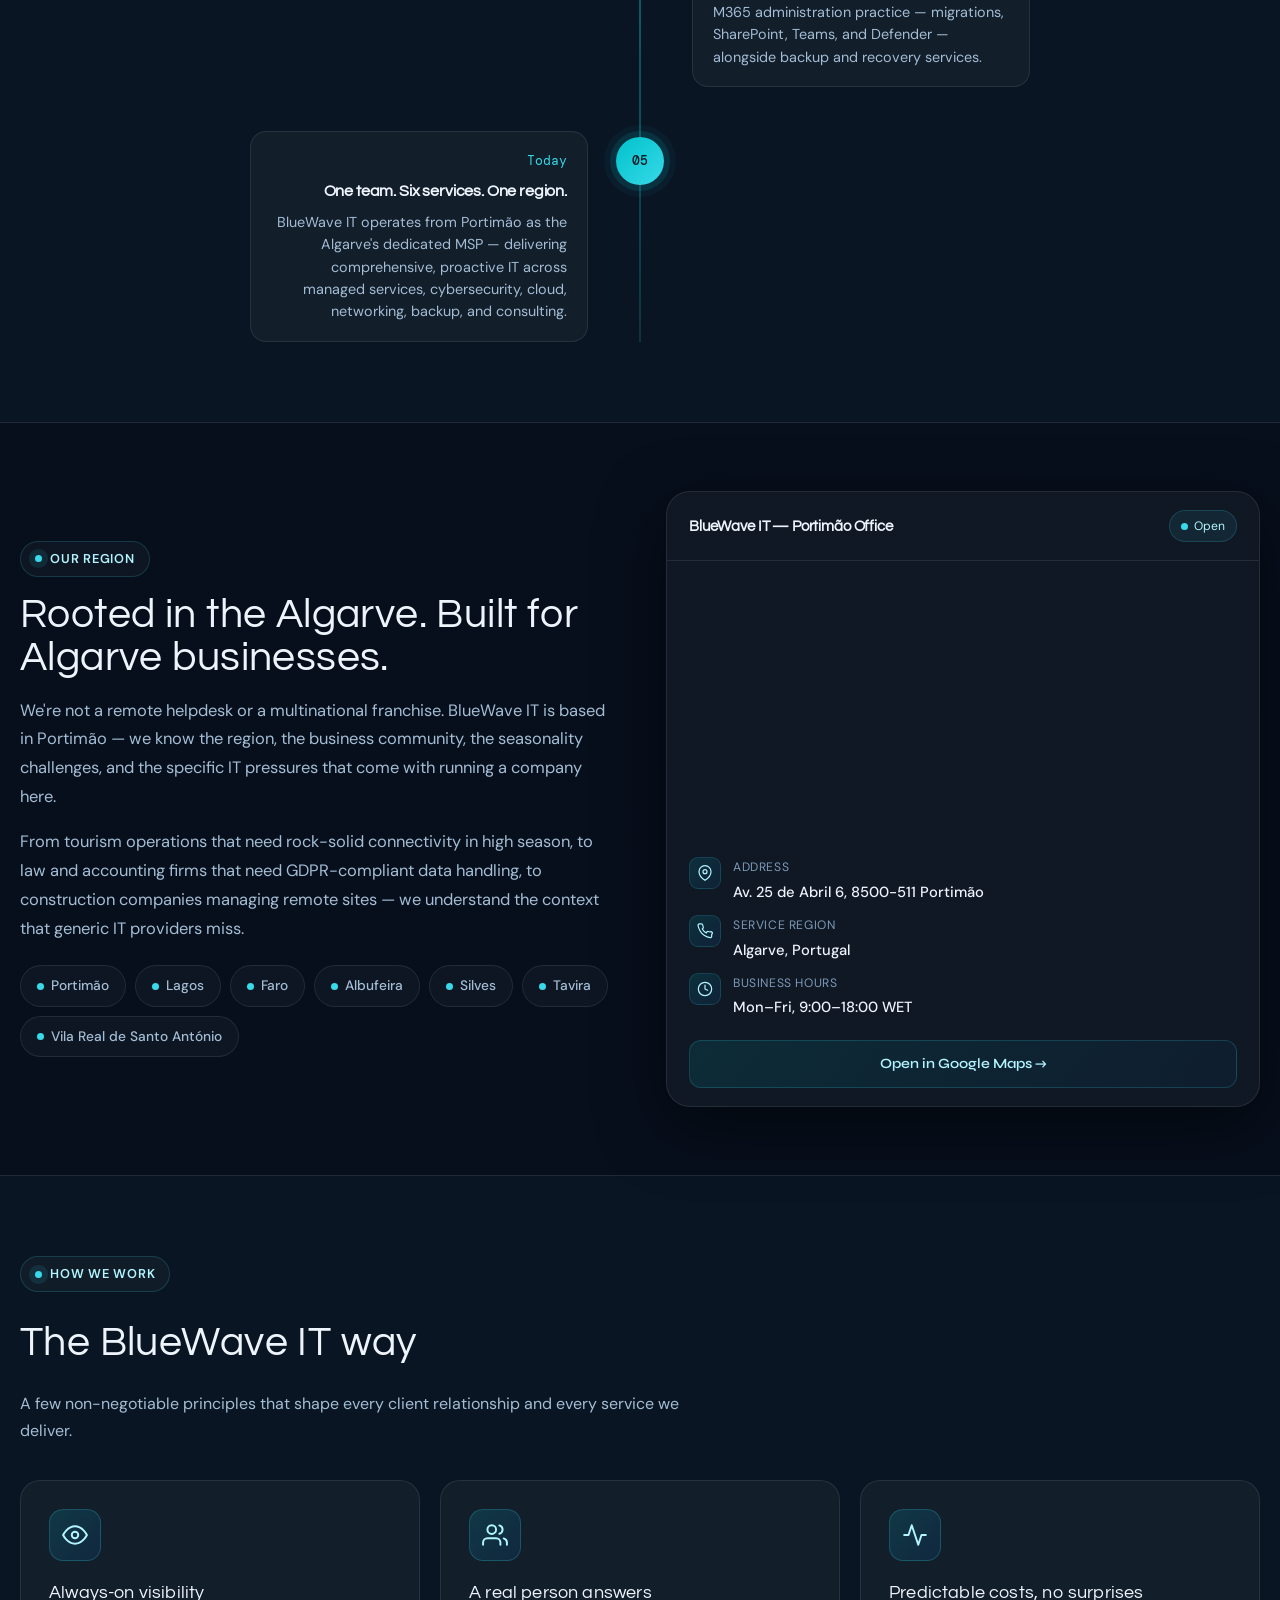
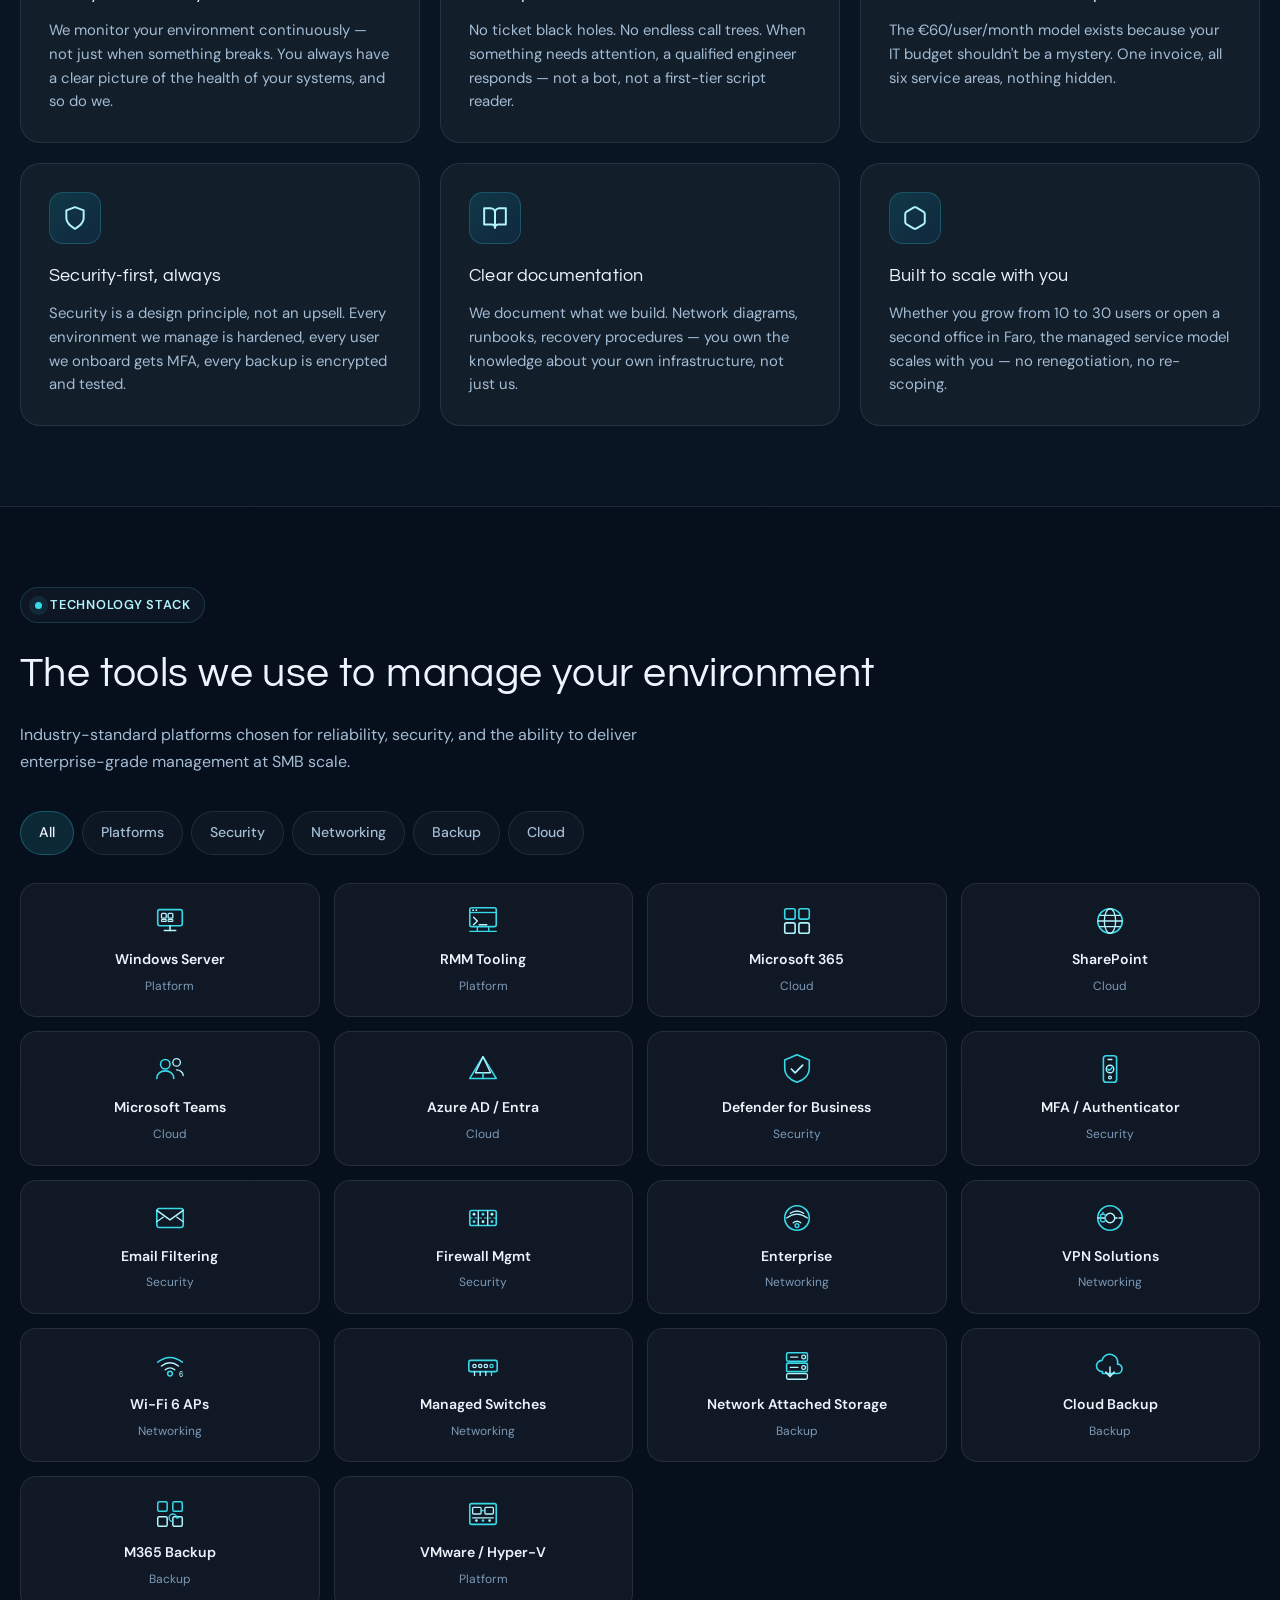
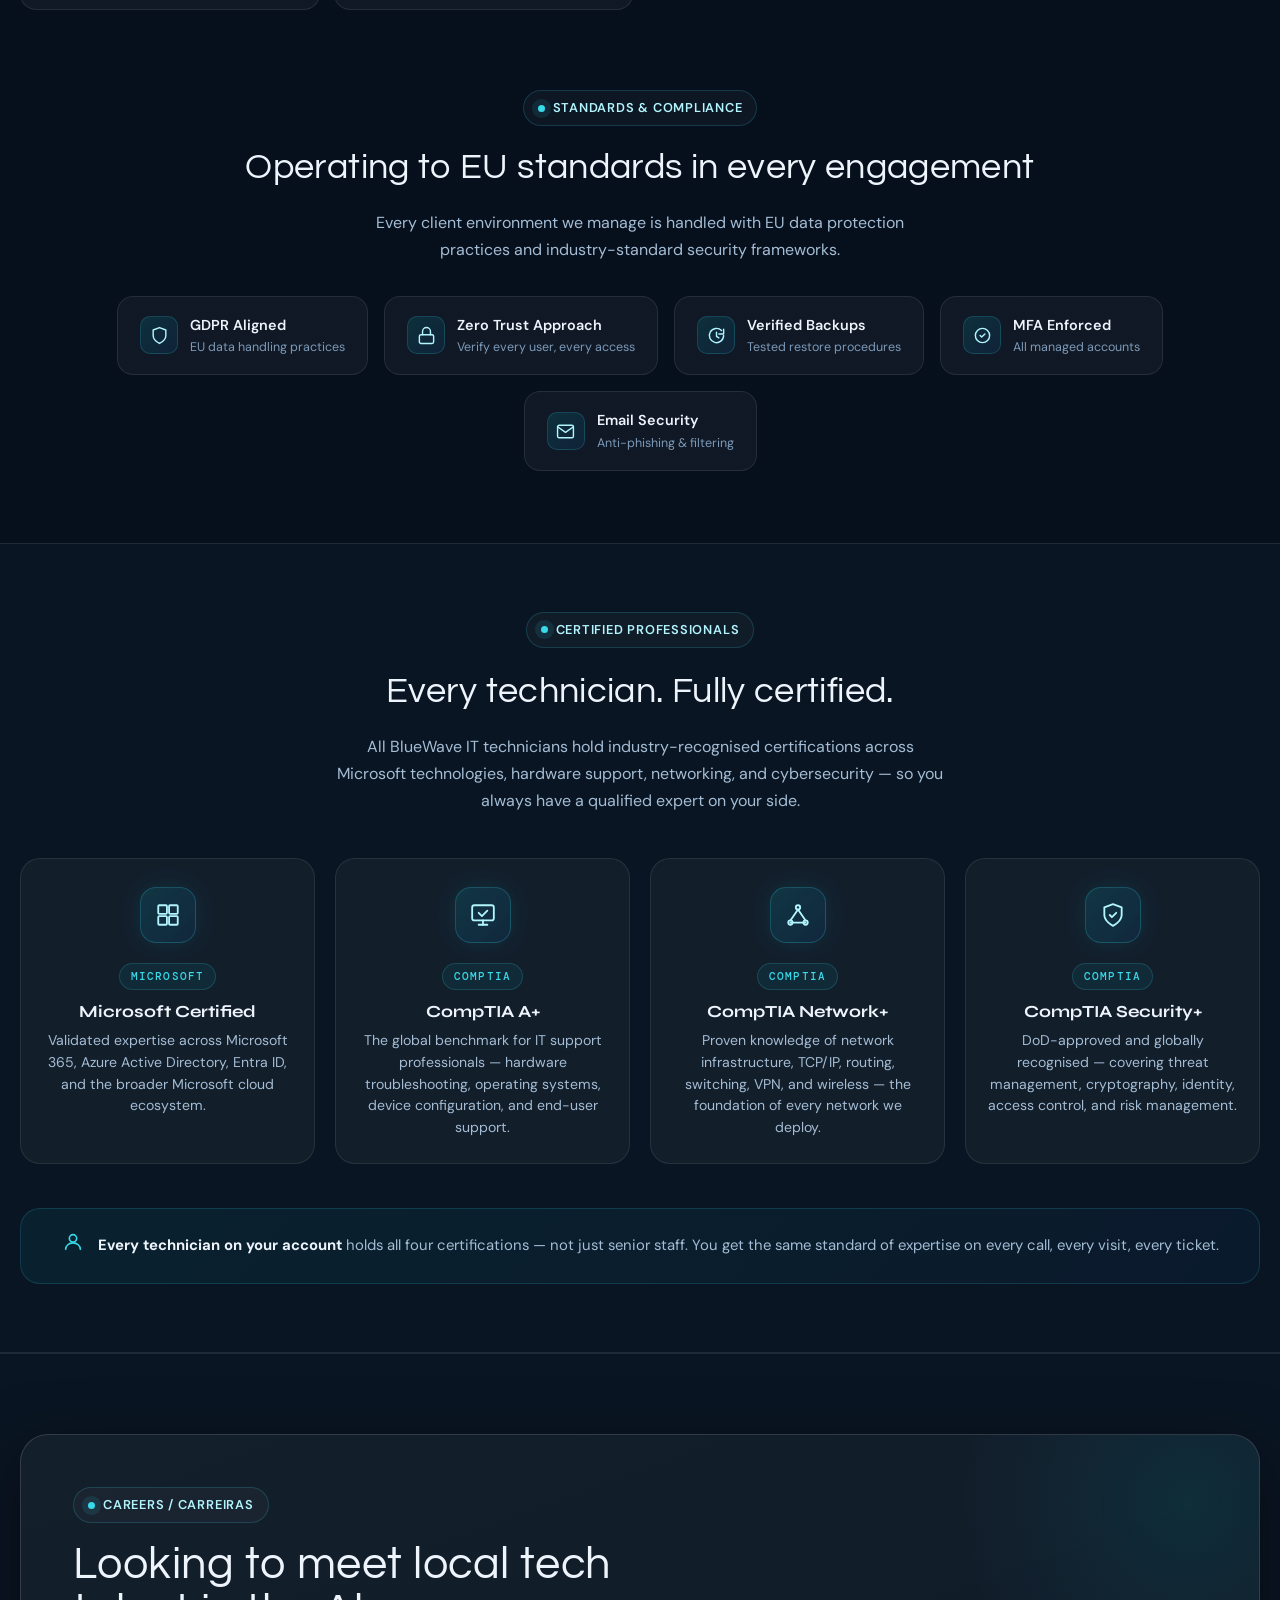
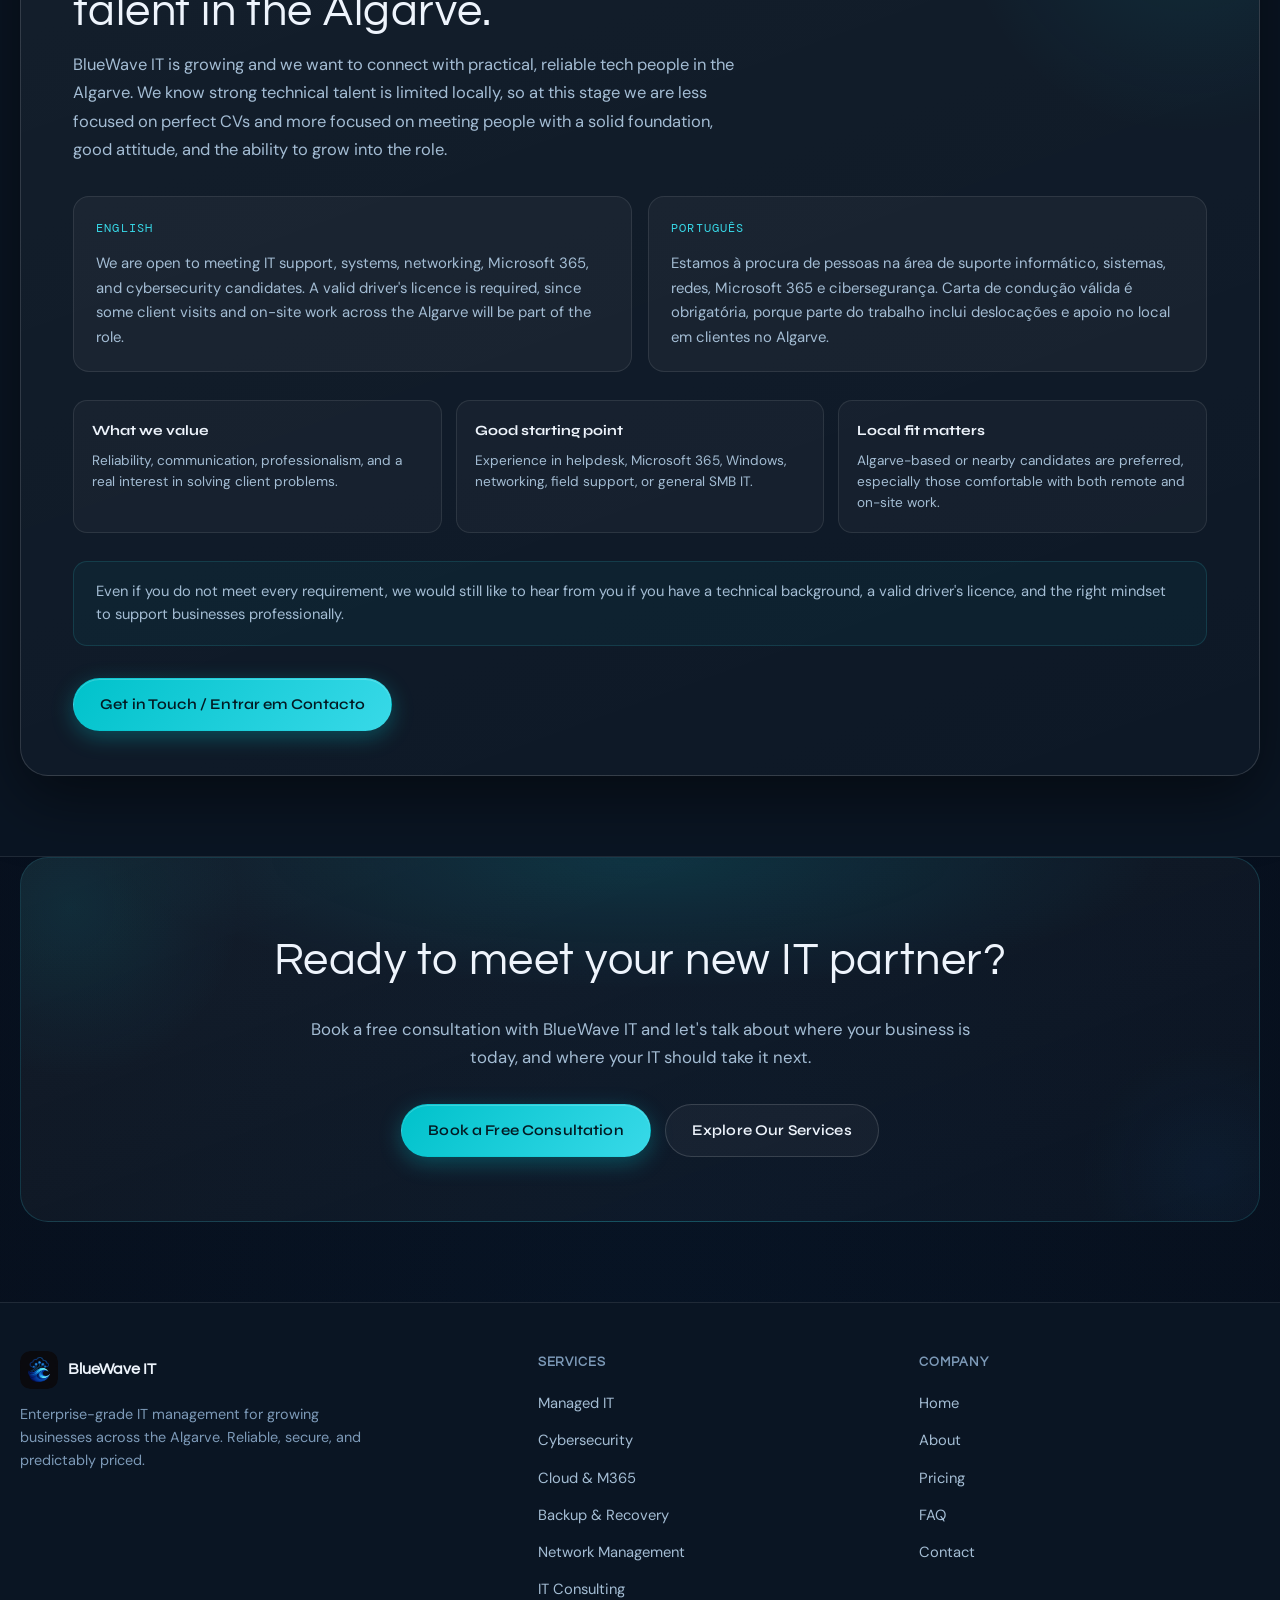
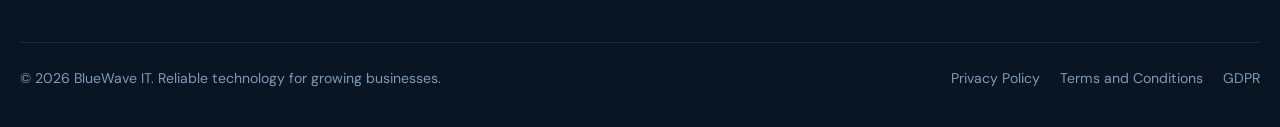
<file: about.html>
<!DOCTYPE html>
<html lang="en">
<head>
  <meta charset="UTF-8"/>
  <meta name="viewport" content="width=device-width, initial-scale=1.0"/>
   <title>About Us | BlueWave IT | Managed IT Services in Portimão & Algarve</title>
  <meta name="description" content="BlueWave IT is a Portimão-based MSP delivering enterprise-grade managed IT, cybersecurity, and cloud services to growing businesses across the Algarve."/>
    <!-- Geo / local relevance -->
  <meta name="geo.region" content="PT-08">
  <meta name="geo.placename" content="Portimão, Algarve, Portugal">
  <meta name="language" content="en">
  <!-- Open Graph -->
  <meta property="og:type" content="website">
  <meta property="og:site_name" content="BlueWave IT">
  <meta property="og:title" content="About BlueWave IT | Managed IT Services in Portimão & Algarve">
  <meta property="og:description" content="BlueWave IT delivers managed IT services, cybersecurity, Microsoft 365, cloud, backup, and network support for businesses across Portimão and the Algarve.">
  <meta property="og:url" content="https://www.bluewaveit.pt/about">
  <meta property="og:image" content="https://www.bluewaveit.pt/images/logo.png">
  <meta property="og:image:alt" content="BlueWave IT managed IT services in the Algarve">
  
  <link rel="preconnect" href="https://fonts.googleapis.com">
  <link rel="preconnect" href="https://fonts.gstatic.com" crossorigin>
  <link href="https://fonts.googleapis.com/css2?family=Questrial&family=Syne:wght@400;500;600;700;800&family=DM+Sans:ital,opsz,wght@0,9..40,300;0,9..40,400;0,9..40,500;0,9..40,600;1,9..40,400&family=DM+Mono:wght@400;500&display=swap" rel="stylesheet">
   <link rel="icon" type="image/png" sizes="32x32" href="https://www.bluewaveit.pt/images/favicon.png">
   <link rel="stylesheet" href="css/theme.css" />
  <link rel="stylesheet" href="css/components.css" />
  <link rel="stylesheet" href="css/pages/about.css" />
  <link rel="stylesheet" href="css/theme.css" />
  <link rel="stylesheet" href="css/nav.css" />
  <script type="application/ld+json">
  {
    "@context": "https://schema.org",
    "@type": "LocalBusiness",
    "name": "BlueWave IT",
    "description": "Managed IT services, cybersecurity, Microsoft 365, cloud support, backup, and IT consulting for small and midsize businesses across the Algarve, Portugal.",
    "url": "https://www.bluewaveit.pt",
    "logo": "https://www.bluewaveit.pt/images/logo_dark.png",
    "image": "https://www.bluewaveit.pt/images/og-image.png",
    "telephone": "",
    "email": "hello@bluewaveit.pt",
    "address": {
      "@type": "PostalAddress",
      "streetAddress": "Av. 25 de Abril 6",
      "addressLocality": "Portimão",
      "postalCode": "8500-511",
      "addressRegion": "Algarve",
      "addressCountry": "PT"
    },
    "geo": {
      "@type": "GeoCoordinates",
      "latitude": "37.1305",
      "longitude": "-8.5358"
    },
    "openingHoursSpecification": [
      {
        "@type": "OpeningHoursSpecification",
        "dayOfWeek": ["Monday","Tuesday","Wednesday","Thursday","Friday"],
        "opens": "09:00",
        "closes": "18:00"
      }
    ],
    "areaServed": {
      "@type": "Place",
      "name": "Algarve, Portugal"
    },
    "priceRange": "€60/user/month",
    "sameAs": [
      "https://www.linkedin.com/company/bluewaveit"
    ]
  }
  </script>
</head>
<body>

<!-- ─── HEADER ─────────────────────────────────────────── -->
  <div id="site-nav"></div>


  <!-- ── PAGE HERO ── -->
  <div class="page-hero">
      <div class="hero-bg-img" aria-hidden="true"></div>
    <div class="container">
      <div class="hero-breadcrumb reveal">
        <a href="index.html" data-i18n="bc_home">Home</a>
        <span class="sep">›</span>
        <span class="current" data-i18n="bc_current">About</span>
      </div>
      <div class="hero-layout">
        <div>
          <div class="section-label reveal d1" data-i18n="hero_label">Who We Are</div>
          <h1 class="reveal d1">
            <span data-i18n="hero_h1_a">Built for the</span><br>
            <span data-i18n="hero_h1_b">businesses that</span><br>
            <span class="gradient-text" data-i18n="hero_h1_c">keep the Algarve moving.</span>
          </h1>
          <p class="reveal d2" data-i18n="hero_p">BlueWave IT is a Portimão-based managed service provider delivering enterprise-grade IT support, cybersecurity, and cloud management to small and midsize businesses across the Algarve region.</p>
          <div class="reveal d2" style="display:flex;gap:12px;flex-wrap:wrap;">
            <a href="index.html#contact" class="btn btn-primary"   data-i18n="hero_cta_1">Work With Us</a>
            <a href="services.html"      class="btn btn-secondary" data-i18n="hero_cta_2">View Services</a>
          </div>
        </div>
        <div class="reveal d2">
          <div class="identity-card">
            <div class="id-row">
              <div class="id-icon"><svg class="icon-svg" viewBox="0 0 24 24"><path d="M3 9l9-7 9 7v11a2 2 0 0 1-2 2H5a2 2 0 0 1-2-2z"/><polyline points="9 22 9 12 15 12 15 22"/></svg></div>
              <div>
                <div class="id-label" data-i18n="id_hq_label">Headquarters</div>
                <div class="id-value" data-i18n="id_hq_value">Portimão, Algarve, Portugal</div>
              </div>
            </div>
            <div class="id-row">
              <div class="id-icon"><svg class="icon-svg" viewBox="0 0 24 24"><path d="M21 10c0 7-9 13-9 13s-9-6-9-13a9 9 0 0 1 18 0z"/><circle cx="12" cy="10" r="3"/></svg></div>
              <div>
                <div class="id-label" data-i18n="id_addr_label">Address</div>
                <div class="id-value" data-i18n="id_addr_value">Av. 25 de Abril 6, 8500-511 Portimão</div>
              </div>
            </div>
            <div class="id-row">
              <div class="id-icon"><svg class="icon-svg" viewBox="0 0 24 24"><rect x="2" y="7" width="20" height="14" rx="2"/><path d="M16 7V5a2 2 0 0 0-4 0v2"/><path d="M8 7V5a2 2 0 0 1 4 0v2"/></svg></div>
              <div>
                <div class="id-label" data-i18n="id_type_label">Business Type</div>
                <div class="id-value" data-i18n="id_type_value">Managed Service Provider (MSP)</div>
              </div>
            </div>
            <div class="id-row">
              <div class="id-icon"><svg class="icon-svg" viewBox="0 0 24 24"><path d="M12 2l3.09 6.26L22 9.27l-5 4.87 1.18 6.88L12 17.77l-6.18 3.25L7 14.14 2 9.27l6.91-1.01L12 2z"/></svg></div>
              <div>
                <div class="id-label" data-i18n="id_focus_label">Focus</div>
                <div class="id-value" data-i18n="id_focus_value">SMBs — 5 to 50 employees</div>
              </div>
            </div>
            <div class="id-row">
              <div class="id-icon"><svg class="icon-svg" viewBox="0 0 24 24"><path d="M12 22s8-4 8-10V5l-8-3-8 3v7c0 6 8 10 8 10z"/></svg></div>
              <div>
                <div class="id-label" data-i18n="id_comp_label">Compliance</div>
                <div class="id-value" data-i18n="id_comp_value">GDPR-aligned, EU data practices</div>
              </div>
            </div>
          </div>
        </div>
      </div>
    </div>
  </div>

  <!-- ── ANIMATED STATS ── -->
  <section class="stats-section band">
    <div class="container">
      <div class="stats-grid">
        <div class="stat-card reveal d1">
          <div class="stat-num"><span class="counter" data-target="99.8" data-suffix="%">0</span></div>
          <div class="stat-label" data-i18n="stat_2_lbl">Average backup integrity across all clients</div>
        </div>
        <div class="stat-card reveal d2">
          <div class="stat-num"><span class="counter" data-target="15" data-suffix=" min">0</span></div>
          <div class="stat-label" data-i18n="stat_3_lbl">Average helpdesk response time</div>
        </div>
        <div class="stat-card reveal d3">
          <div class="stat-num"><span class="counter" data-target="6" data-suffix="">0</span></div>
          <div class="stat-label" data-i18n="stat_4_lbl">Core service areas delivered per client</div>
        </div>
      </div>
    </div>
  </section>

  <!-- ── MISSION & VALUES ── -->
  <section class="mission-section">
    <div class="container">
      <div class="mission-grid">

        <!-- LEFT: copy + values accordion -->
        <div class="mission-copy reveal">
          <div class="section-label" data-i18n="mission_label">Mission &amp; Values</div>
          <h2 data-i18n="mission_h">Technology should work. Quietly. Reliably. Every single day.</h2>
          <p data-i18n="mission_p1">Too many small businesses in the Algarve are running on reactive IT — calling for help when things break, crossing fingers during backups, and wondering if they're actually protected. BlueWave IT was built to change that.</p>
          <p data-i18n="mission_p2">We believe every business — regardless of size — deserves the kind of IT infrastructure that enterprises take for granted: monitored, secured, backed up, and actively managed by people who actually understand it.</p>

          <div class="values-list" style="margin-top:28px;">
            <div class="value-item open">
              <button class="value-head">
                <div class="value-head-left">
                  <span class="value-num">01</span>
                  <span class="value-title" data-i18n="val_1_t">Proactive over reactive</span>
                </div>
                <span class="v-chevron">+</span>
              </button>
              <div class="value-body" data-i18n="val_1_b">We don't wait for things to break. We monitor, patch, verify, and alert — so problems are caught before they become incidents and incidents don't become disasters.</div>
            </div>
            <div class="value-item">
              <button class="value-head">
                <div class="value-head-left">
                  <span class="value-num">02</span>
                  <span class="value-title" data-i18n="val_2_t">Clarity without jargon</span>
                </div>
                <span class="v-chevron">+</span>
              </button>
              <div class="value-body" data-i18n="val_2_b">IT support shouldn't require a degree to understand. We communicate clearly, explain our reasoning, and make sure clients always know what we're doing and why.</div>
            </div>
            <div class="value-item">
              <button class="value-head">
                <div class="value-head-left">
                  <span class="value-num">03</span>
                  <span class="value-title" data-i18n="val_3_t">Security as a foundation</span>
                </div>
                <span class="v-chevron">+</span>
              </button>
              <div class="value-body" data-i18n="val_3_b">Security isn't an add-on. Every service we deliver — from patch management to cloud configuration — is built with security thinking from the ground up, not bolted on afterwards.</div>
            </div>
            <div class="value-item">
              <button class="value-head">
                <div class="value-head-left">
                  <span class="value-num">04</span>
                  <span class="value-title" data-i18n="val_4_t">Right-sized for your business</span>
                </div>
                <span class="v-chevron">+</span>
              </button>
              <div class="value-body" data-i18n="val_4_b">We don't oversell. We match the solution to the need — recommending only what actually serves the business, and growing the relationship as the business grows.</div>
            </div>
          </div>
        </div>

        <!-- RIGHT: interactive pillars card -->
        <div class="mission-visual reveal d1">
          <div class="pillars-card">

            <div class="pillars-header">
              <div class="pillars-header-top">
                <span class="pillars-header-label" data-i18n="rings_h">Core pillars of our service model</span>
                <span class="pillars-header-count" id="pillarCount">1 / 6</span>
              </div>
              <nav class="pillar-tabs" id="pillarTabs">
                <button class="pillar-tab active" data-pillar="0" data-i18n="pillar_1">Security</button>
                <button class="pillar-tab" data-pillar="1" data-i18n="pillar_2">Cloud</button>
                <button class="pillar-tab" data-pillar="2" data-i18n="pillar_3">Network</button>
                <button class="pillar-tab" data-pillar="3" data-i18n="pillar_4">Backup</button>
                <button class="pillar-tab" data-pillar="4" data-i18n="pillar_5">Support</button>
                <button class="pillar-tab" data-pillar="5" data-i18n="pillar_6">Consulting</button>
              </nav>
            </div>

            <!-- Security -->
            <div class="pillar-panel active" data-panel="0">
              <div class="pillar-panel-icon">
                <svg viewBox="0 0 24 24"><path d="M12 22s8-4 8-10V5l-8-3-8 3v7c0 6 8 10 8 10z"/><polyline points="9 12 11 14 15 10"/></svg>
              </div>
              <div class="pillar-panel-name" data-i18n="pillar_1">Security</div>
              <div class="pillar-panel-desc" data-i18n="pillar_sec_desc">Every environment we manage is hardened from day one. Security is a design principle built into every layer — not an afterthought or an upsell.</div>
              <div class="pillar-panel-items">
                <div class="pillar-panel-item" data-i18n="pillar_sec_1">Endpoint Detection &amp; Response (EDR)</div>
                <div class="pillar-panel-item" data-i18n="pillar_sec_2">Multi-Factor Authentication on all accounts</div>
                <div class="pillar-panel-item" data-i18n="pillar_sec_3">Email security &amp; anti-phishing filters</div>
                <div class="pillar-panel-item" data-i18n="pillar_sec_4">Firewall configuration &amp; continuous monitoring</div>
              </div>
              <div class="pillar-progress">
                <div class="pillar-progress-label"><span>Coverage</span><span>100%</span></div>
                <div class="pillar-progress-track"><div class="pillar-progress-fill" data-fill="100"></div></div>
              </div>
            </div>

            <!-- Cloud -->
            <div class="pillar-panel" data-panel="1">
              <div class="pillar-panel-icon">
                <svg viewBox="0 0 24 24"><path d="M18 10h-1.26A8 8 0 1 0 9 20h9a5 5 0 0 0 0-10z"/></svg>
              </div>
              <div class="pillar-panel-name" data-i18n="pillar_2">Cloud</div>
              <div class="pillar-panel-desc" data-i18n="pillar_cloud_desc">We manage your Microsoft 365 environment end-to-end — from identity and access to productivity tools and cloud security posture.</div>
              <div class="pillar-panel-items">
                <div class="pillar-panel-item" data-i18n="pillar_cloud_1">Microsoft 365 administration &amp; licensing</div>
                <div class="pillar-panel-item" data-i18n="pillar_cloud_2">Azure AD / Entra ID identity management</div>
                <div class="pillar-panel-item" data-i18n="pillar_cloud_3">SharePoint, Teams &amp; OneDrive configuration</div>
                <div class="pillar-panel-item" data-i18n="pillar_cloud_4">Cloud migrations &amp; tenant onboarding</div>
              </div>
              <div class="pillar-progress">
                <div class="pillar-progress-label"><span>Adoption rate</span><span>94%</span></div>
                <div class="pillar-progress-track"><div class="pillar-progress-fill" data-fill="94"></div></div>
              </div>
            </div>

            <!-- Network -->
            <div class="pillar-panel" data-panel="2">
              <div class="pillar-panel-icon">
                <svg viewBox="0 0 24 24"><circle cx="12" cy="5" r="2"/><circle cx="5" cy="19" r="2"/><circle cx="19" cy="19" r="2"/><line x1="12" y1="7" x2="5" y2="17"/><line x1="12" y1="7" x2="19" y2="17"/><line x1="5" y1="19" x2="19" y2="19"/></svg>
              </div>
              <div class="pillar-panel-name" data-i18n="pillar_3">Network</div>
              <div class="pillar-panel-desc" data-i18n="pillar_net_desc">Reliable, fast, and secure networks are the foundation of everything else. We design, deploy, and manage infrastructure built for how your team actually works.</div>
              <div class="pillar-panel-items">
                <div class="pillar-panel-item" data-i18n="pillar_net_1">UniFi switching &amp; Wi-Fi 6 deployment</div>
                <div class="pillar-panel-item" data-i18n="pillar_net_2">Firewall configuration &amp; segmentation</div>
                <div class="pillar-panel-item" data-i18n="pillar_net_3">VPN &amp; secure remote access</div>
                <div class="pillar-panel-item" data-i18n="pillar_net_4">Ongoing network monitoring &amp; alerting</div>
              </div>
              <div class="pillar-progress">
                <div class="pillar-progress-label"><span>Uptime target</span><span>99.9%</span></div>
                <div class="pillar-progress-track"><div class="pillar-progress-fill" data-fill="99"></div></div>
              </div>
            </div>

            <!-- Backup -->
            <div class="pillar-panel" data-panel="3">
              <div class="pillar-panel-icon">
                <svg viewBox="0 0 24 24"><path d="M21 12a9 9 0 1 1-2.64-6.36"/><path d="M21 4v6h-6"/><line x1="12" y1="8" x2="12" y2="16"/><polyline points="9 13 12 16 15 13"/></svg>
              </div>
              <div class="pillar-panel-name" data-i18n="pillar_4">Backup</div>
              <div class="pillar-panel-desc" data-i18n="pillar_bk_desc">Backups mean nothing if they don't restore. We verify every backup, test restores regularly, and maintain the 3-2-1 standard across all client environments.</div>
              <div class="pillar-panel-items">
                <div class="pillar-panel-item" data-i18n="pillar_bk_1">NAS-based local backup with versioning</div>
                <div class="pillar-panel-item" data-i18n="pillar_bk_2">Offsite &amp; cloud backup replication</div>
                <div class="pillar-panel-item" data-i18n="pillar_bk_3">Microsoft 365 mailbox &amp; SharePoint backup</div>
                <div class="pillar-panel-item" data-i18n="pillar_bk_4">Tested restore procedures &amp; monthly reports</div>
              </div>
              <div class="pillar-progress">
                <div class="pillar-progress-label"><span>Backup integrity</span><span>99.8%</span></div>
                <div class="pillar-progress-track"><div class="pillar-progress-fill" data-fill="99.8"></div></div>
              </div>
            </div>

            <!-- Support -->
            <div class="pillar-panel" data-panel="4">
              <div class="pillar-panel-icon">
                <svg viewBox="0 0 24 24"><path d="M21 15a2 2 0 0 1-2 2H7l-4 4V5a2 2 0 0 1 2-2h14a2 2 0 0 1 2 2z"/></svg>
              </div>
              <div class="pillar-panel-name" data-i18n="pillar_5">Support</div>
              <div class="pillar-panel-desc" data-i18n="pillar_sup_desc">A qualified engineer answers — not a bot. We provide fast, human helpdesk support during business hours with clear escalation for anything critical.</div>
              <div class="pillar-panel-items">
                <div class="pillar-panel-item" data-i18n="pillar_sup_1">Helpdesk via phone, email &amp; ticket portal</div>
                <div class="pillar-panel-item" data-i18n="pillar_sup_2">Remote troubleshooting &amp; resolution</div>
                <div class="pillar-panel-item" data-i18n="pillar_sup_3">On-site support across the Algarve region</div>
                <div class="pillar-panel-item" data-i18n="pillar_sup_4">Patch management &amp; proactive device health</div>
              </div>
              <div class="pillar-progress">
                <div class="pillar-progress-label"><span>Avg. response time</span><span>15 min</span></div>
                <div class="pillar-progress-track"><div class="pillar-progress-fill" data-fill="88"></div></div>
              </div>
            </div>

            <!-- Consulting -->
            <div class="pillar-panel" data-panel="5">
              <div class="pillar-panel-icon">
                <svg viewBox="0 0 24 24"><path d="M2 3h6a4 4 0 0 1 4 4v14a3 3 0 0 0-3-3H2z"/><path d="M22 3h-6a4 4 0 0 0-4 4v14a3 3 0 0 1 3-3h7z"/></svg>
              </div>
              <div class="pillar-panel-name" data-i18n="pillar_6">Consulting</div>
              <div class="pillar-panel-desc" data-i18n="pillar_con_desc">Beyond day-to-day management, we act as your strategic IT partner — aligning technology decisions with business goals and long-term growth.</div>
              <div class="pillar-panel-items">
                <div class="pillar-panel-item" data-i18n="pillar_con_1">IT roadmap &amp; budget planning</div>
                <div class="pillar-panel-item" data-i18n="pillar_con_2">Infrastructure design &amp; architecture review</div>
                <div class="pillar-panel-item" data-i18n="pillar_con_3">Vendor selection &amp; procurement guidance</div>
                <div class="pillar-panel-item" data-i18n="pillar_con_4">GDPR compliance &amp; risk assessments</div>
              </div>
              <div class="pillar-progress">
                <div class="pillar-progress-label"><span>Strategic alignment</span><span>Included</span></div>
                <div class="pillar-progress-track"><div class="pillar-progress-fill" data-fill="100"></div></div>
              </div>
            </div>

            <div class="pillars-footer">
              <div class="pillar-dots" id="pillarDots">
                <div class="pillar-dot active" data-dot="0"></div>
                <div class="pillar-dot" data-dot="1"></div>
                <div class="pillar-dot" data-dot="2"></div>
                <div class="pillar-dot" data-dot="3"></div>
                <div class="pillar-dot" data-dot="4"></div>
                <div class="pillar-dot" data-dot="5"></div>
              </div>
              <div class="pillar-nav-btns">
                <button class="pillar-nav-btn" id="pillarPrev">&#8592;</button>
                <button class="pillar-nav-btn" id="pillarNext">&#8594;</button>
              </div>
            </div>

          </div>
        </div>

      </div>
    </div>
  </section>

  <!-- ── COMPANY STORY TIMELINE ── -->
  <section class="timeline-section band">
    <div class="container reveal">
      <div style="text-align:center;margin-bottom:48px;">
        <div class="section-label" style="margin:0 auto 14px;" data-i18n="tl_label">Our Story</div>
        <h2 style="font-size:clamp(2rem,3.2vw,2.8rem);margin-bottom:12px;" data-i18n="tl_h">How BlueWave IT came to be</h2>
        <p style="color:var(--muted-2);max-width:56ch;margin:0 auto;" data-i18n="tl_p">Built from years of hands-on experience with the real IT challenges that Algarve SMBs face every day.</p>
      </div>
      <div class="timeline-wrap">

        <div class="tl-item">
          <div class="tl-left">
            <div class="tl-card">
              <div class="tl-year" data-i18n="tl_1_year">Foundation</div>
              <h4 data-i18n="tl_1_h">Born from firsthand frustration</h4>
              <p data-i18n="tl_1_p">BlueWave IT was founded after seeing too many Algarve businesses lose time and money to preventable IT problems — slow responses, unverified backups, and security gaps that no one was watching.</p>
            </div>
          </div>
          <div class="tl-dot-col"><div class="tl-dot">01</div></div>
          <div class="tl-empty"></div>
        </div>

        <div class="tl-item">
          <div class="tl-empty"></div>
          <div class="tl-dot-col"><div class="tl-dot">02</div></div>
          <div class="tl-right">
            <div class="tl-card">
              <div class="tl-year" data-i18n="tl_2_year">First clients</div>
              <h4 data-i18n="tl_2_h">Starting with local businesses</h4>
              <p data-i18n="tl_2_p">The first managed service contracts came from real estate agencies and professional services firms in Portimão and Lagos — businesses with no internal IT and real stakes in keeping systems running.</p>
            </div>
          </div>
        </div>

        <div class="tl-item">
          <div class="tl-left">
            <div class="tl-card">
              <div class="tl-year" data-i18n="tl_3_year">Security focus</div>
              <h4 data-i18n="tl_3_h">Cybersecurity becomes core</h4>
              <p data-i18n="tl_3_p">As ransomware attacks on small businesses accelerated across Europe, BlueWave IT built a full cybersecurity layer into every managed service engagement — EDR, email security, MFA, and firewall management.</p>
            </div>
          </div>
          <div class="tl-dot-col"><div class="tl-dot">03</div></div>
          <div class="tl-empty"></div>
        </div>

        <div class="tl-item">
          <div class="tl-empty"></div>
          <div class="tl-dot-col"><div class="tl-dot">04</div></div>
          <div class="tl-right">
            <div class="tl-card">
              <div class="tl-year" data-i18n="tl_4_year">Cloud expansion</div>
              <h4 data-i18n="tl_4_h">Microsoft 365 & cloud services</h4>
              <p data-i18n="tl_4_p">Growing adoption of cloud tools in the Algarve business community led to a full M365 administration practice — migrations, SharePoint, Teams, and Defender — alongside backup and recovery services.</p>
            </div>
          </div>
        </div>

        <div class="tl-item">
          <div class="tl-left">
            <div class="tl-card">
              <div class="tl-year" data-i18n="tl_5_year">Today</div>
              <h4 data-i18n="tl_5_h">One team. Six services. One region.</h4>
              <p data-i18n="tl_5_p">BlueWave IT operates from Portimão as the Algarve's dedicated MSP — delivering comprehensive, proactive IT across managed services, cybersecurity, cloud, networking, backup, and consulting.</p>
            </div>
          </div>
          <div class="tl-dot-col"><div class="tl-dot">05</div></div>
          <div class="tl-empty"></div>
        </div>

      </div>
    </div>
  </section>

  <!-- ── WHY THE ALGARVE + MAP ── -->
  <section>
    <div class="container">
      <div class="algarve-grid">
        <div class="algarve-copy reveal">
          <div class="section-label" data-i18n="alg_label">Our Region</div>
          <h2 data-i18n="alg_h">Rooted in the Algarve. Built for Algarve businesses.</h2>
          <p data-i18n="alg_p1">We're not a remote helpdesk or a multinational franchise. BlueWave IT is based in Portimão — we know the region, the business community, the seasonality challenges, and the specific IT pressures that come with running a company here.</p>
          <p data-i18n="alg_p2">From tourism operations that need rock-solid connectivity in high season, to law and accounting firms that need GDPR-compliant data handling, to construction companies managing remote sites — we understand the context that generic IT providers miss.</p>
          <div class="region-chips">
            <span class="region-chip" data-i18n="chip_portimao">Portimão</span>
            <span class="region-chip" data-i18n="chip_lagos">Lagos</span>
            <span class="region-chip" data-i18n="chip_faro">Faro</span>
            <span class="region-chip" data-i18n="chip_albufeira">Albufeira</span>
            <span class="region-chip" data-i18n="chip_silves">Silves</span>
            <span class="region-chip" data-i18n="chip_tavira">Tavira</span>
            <span class="region-chip" data-i18n="chip_vilareal">Vila Real de Santo António</span>
          </div>
        </div>

        <div class="reveal d1">
          <div class="map-card">
            <div class="map-header">
              <h4 data-i18n="map_h">BlueWave IT — Portimão Office</h4>
              <div class="map-live"><div class="map-live-dot"></div> <span data-i18n="map_live">Open</span></div>
            </div>
            <div class="map-embed">
              <iframe
                src="https://www.openstreetmap.org/export/embed.html?bbox=-8.540763139724731%2C37.127543%2C-8.530763%2C37.133543&layer=mapnik&marker=37.130543%2C-8.535763"
                allowfullscreen
                loading="lazy"
                title="BlueWave IT Office Location — Portimão, Algarve">
              </iframe>
            </div>
            <div class="map-footer">
              <div class="map-detail">
                <div class="map-detail-icon"><svg viewBox="0 0 24 24"><path d="M21 10c0 7-9 13-9 13s-9-6-9-13a9 9 0 0 1 18 0z"/><circle cx="12" cy="10" r="3"/></svg></div>
                <div>
                  <div class="map-detail-label" data-i18n="map_addr_label">Address</div>
                  <div class="map-detail-value" data-i18n="map_addr_value">Av. 25 de Abril 6, 8500-511 Portimão</div>
                </div>
              </div>
              <div class="map-detail">
                <div class="map-detail-icon"><svg viewBox="0 0 24 24"><path d="M22 16.92v3a2 2 0 0 1-2.18 2 19.8 19.8 0 0 1-8.63-3.07A19.5 19.5 0 0 1 4.69 12a19.8 19.8 0 0 1-3.07-8.67A2 2 0 0 1 3.6 1.3h3a2 2 0 0 1 2 1.72 12.9 12.9 0 0 0 .7 2.81 2 2 0 0 1-.45 2.11L7.91 8.96a16 16 0 0 0 6.13 6.13l.96-1.94a2 2 0 0 1 2.11-.45 12.9 12.9 0 0 0 2.81.7A2 2 0 0 1 22 16.92z"/></svg></div>
                <div>
                  <div class="map-detail-label" data-i18n="map_region_label">Service Region</div>
                  <div class="map-detail-value" data-i18n="map_region_value">Algarve, Portugal</div>
                </div>
              </div>
              <div class="map-detail">
                <div class="map-detail-icon"><svg viewBox="0 0 24 24"><circle cx="12" cy="12" r="10"/><polyline points="12 6 12 12 16 14"/></svg></div>
                <div>
                  <div class="map-detail-label" data-i18n="map_hours_label">Business Hours</div>
                  <div class="map-detail-value" data-i18n="map_hours_value">Mon–Fri, 9:00–18:00 WET</div>
                </div>
              </div>
            </div>
            <a href="https://maps.google.com/?q=Av.+25+de+Abril+6,+8500-511+Portim%C3%A3o" target="_blank" rel="noopener" class="map-cta" data-i18n="map_cta">Open in Google Maps →</a>
          </div>
        </div>
      </div>
    </div>
  </section>

  <!-- ── OUR APPROACH CARDS ── -->
  <section class="approach-section band">
    <div class="container reveal">
      <div style="margin-bottom:36px;">
        <div class="section-label" data-i18n="approach_label">How We Work</div>
        <h2 style="font-size:clamp(2rem,3.2vw,2.8rem);margin-bottom:12px;" data-i18n="approach_h">The BlueWave IT way</h2>
        <p style="color:var(--muted-2);max-width:60ch;" data-i18n="approach_p">A few non-negotiable principles that shape every client relationship and every service we deliver.</p>
      </div>
      <div class="approach-grid">
        <div class="approach-card">
          <div class="approach-icon"><svg viewBox="0 0 24 24"><path d="M1 12s4-8 11-8 11 8 11 8-4 8-11 8-11-8-11-8z"/><circle cx="12" cy="12" r="3"/></svg></div>
          <h3 data-i18n="ap_1_h">Always-on visibility</h3>
          <p data-i18n="ap_1_p">We monitor your environment continuously — not just when something breaks. You always have a clear picture of the health of your systems, and so do we.</p>
        </div>
        <div class="approach-card">
          <div class="approach-icon"><svg viewBox="0 0 24 24"><path d="M17 21v-2a4 4 0 0 0-4-4H5a4 4 0 0 0-4 4v2"/><circle cx="9" cy="7" r="4"/><path d="M23 21v-2a4 4 0 0 0-3-3.87"/><path d="M16 3.13a4 4 0 0 1 0 7.75"/></svg></div>
          <h3 data-i18n="ap_2_h">A real person answers</h3>
          <p data-i18n="ap_2_p">No ticket black holes. No endless call trees. When something needs attention, a qualified engineer responds — not a bot, not a first-tier script reader.</p>
        </div>
        <div class="approach-card">
          <div class="approach-icon"><svg viewBox="0 0 24 24"><polyline points="22 12 18 12 15 21 9 3 6 12 2 12"/></svg></div>
          <h3 data-i18n="ap_3_h">Predictable costs, no surprises</h3>
          <p data-i18n="ap_3_p">The €60/user/month model exists because your IT budget shouldn't be a mystery. One invoice, all six service areas, nothing hidden.</p>
        </div>
        <div class="approach-card">
          <div class="approach-icon"><svg viewBox="0 0 24 24"><path d="M12 22s8-4 8-10V5l-8-3-8 3v7c0 6 8 10 8 10z"/></svg></div>
          <h3 data-i18n="ap_4_h">Security-first, always</h3>
          <p data-i18n="ap_4_p">Security is a design principle, not an upsell. Every environment we manage is hardened, every user we onboard gets MFA, every backup is encrypted and tested.</p>
        </div>
        <div class="approach-card">
          <div class="approach-icon"><svg viewBox="0 0 24 24"><path d="M2 3h6a4 4 0 0 1 4 4v14a3 3 0 0 0-3-3H2z"/><path d="M22 3h-6a4 4 0 0 0-4 4v14a3 3 0 0 1 3-3h7z"/></svg></div>
          <h3 data-i18n="ap_5_h">Clear documentation</h3>
          <p data-i18n="ap_5_p">We document what we build. Network diagrams, runbooks, recovery procedures — you own the knowledge about your own infrastructure, not just us.</p>
        </div>
        <div class="approach-card">
          <div class="approach-icon"><svg viewBox="0 0 24 24"><path d="M21 16V8a2 2 0 0 0-1-1.73l-7-4a2 2 0 0 0-2 0l-7 4A2 2 0 0 0 3 8v8a2 2 0 0 0 1 1.73l7 4a2 2 0 0 0 2 0l7-4A2 2 0 0 0 21 16z"/></svg></div>
          <h3 data-i18n="ap_6_h">Built to scale with you</h3>
          <p data-i18n="ap_6_p">Whether you grow from 10 to 30 users or open a second office in Faro, the managed service model scales with you — no renegotiation, no re-scoping.</p>
        </div>
      </div>
    </div>
  </section>

  <!-- ── TECH STACK ── -->
  <section class="stack-section">
    <div class="container reveal">
      <div style="margin-bottom:36px;">
        <div class="section-label" data-i18n="stack_label">Technology Stack</div>
        <h2 style="font-size:clamp(2rem,3.2vw,2.8rem);margin-bottom:12px;" data-i18n="stack_h">The tools we use to manage your environment</h2>
        <p style="color:var(--muted-2);max-width:60ch;" data-i18n="stack_p">Industry-standard platforms chosen for reliability, security, and the ability to deliver enterprise-grade management at SMB scale.</p>
      </div>
      <div class="stack-tabs" id="stackTabs">
        <button class="stack-tab active" data-filter="all"        data-i18n="stab_all">All</button>
        <button class="stack-tab"        data-filter="platform"   data-i18n="stab_platform">Platforms</button>
        <button class="stack-tab"        data-filter="security"   data-i18n="stab_security">Security</button>
        <button class="stack-tab"        data-filter="network"    data-i18n="stab_network">Networking</button>
        <button class="stack-tab"        data-filter="backup"     data-i18n="stab_backup">Backup</button>
        <button class="stack-tab"        data-filter="cloud"      data-i18n="stab_cloud">Cloud</button>
      </div>
      <div class="stack-grid" id="stackGrid">
        <div class="stack-item" data-cat="platform">
          <span class="stack-emoji">
            <svg viewBox="0 0 36 36" width="34" height="34" fill="none" xmlns="http://www.w3.org/2000/svg"><!-- Windows Server -->
              <rect x="5" y="6" width="26" height="17" rx="2" stroke="var(--cyan-2)" stroke-width="1.7"/>
              <line x1="18" y1="23" x2="18" y2="28" stroke="var(--cyan-3)" stroke-width="1.7" stroke-linecap="round"/>
              <line x1="12" y1="28" x2="24" y2="28" stroke="var(--cyan-3)" stroke-width="1.7" stroke-linecap="round"/>
              <rect x="9" y="10" width="5" height="5" rx="1" stroke="var(--cyan-3)" stroke-width="1.4"/>
              <rect x="16" y="10" width="5" height="5" rx="1" stroke="var(--cyan-3)" stroke-width="1.4"/>
              <rect x="9" y="16.5" width="5" height="2" rx="0.5" stroke="var(--cyan-3)" stroke-width="1.2"/>
              <rect x="16" y="16.5" width="5" height="2" rx="0.5" stroke="var(--cyan-3)" stroke-width="1.2"/>
            </svg>
          </span>
          <div class="stack-name">Windows Server</div><div class="stack-cat" data-i18n="s_platform">Platform</div>
        </div>

        <div class="stack-item" data-cat="platform">
          <span class="stack-emoji">
            <svg viewBox="0 0 36 36" width="34" height="34" fill="none" xmlns="http://www.w3.org/2000/svg"><!-- RMM Tooling -->
              <rect x="4" y="4" width="28" height="20" rx="2" stroke="var(--cyan-2)" stroke-width="1.7"/>
              <line x1="4" y1="9" x2="32" y2="9" stroke="var(--cyan-2)" stroke-width="1.4"/>
              <circle cx="7.5" cy="6.5" r="1" fill="var(--cyan-3)"/>
              <circle cx="11" cy="6.5" r="1" fill="var(--cyan-3)"/>
              <polyline points="8,14 12,18 8,22" stroke="var(--cyan-3)" stroke-width="1.5" stroke-linecap="round" stroke-linejoin="round"/>
              <line x1="14" y1="22" x2="22" y2="22" stroke="var(--cyan-3)" stroke-width="1.5" stroke-linecap="round"/>
              <line x1="4" y1="29" x2="32" y2="29" stroke="var(--cyan-2)" stroke-width="1.5" stroke-linecap="round"/>
              <line x1="12" y1="24" x2="12" y2="29" stroke="var(--cyan-2)" stroke-width="1.5" stroke-linecap="round"/>
              <line x1="24" y1="24" x2="24" y2="29" stroke="var(--cyan-2)" stroke-width="1.5" stroke-linecap="round"/>
            </svg>
          </span>
          <div class="stack-name">RMM Tooling</div><div class="stack-cat" data-i18n="s_platform">Platform</div>
        </div>

        <div class="stack-item" data-cat="cloud">
          <span class="stack-emoji">
            <svg viewBox="0 0 36 36" width="34" height="34" fill="none" xmlns="http://www.w3.org/2000/svg"><!-- Microsoft 365 -->
              <rect x="5" y="5" width="11" height="11" rx="2" stroke="var(--cyan-2)" stroke-width="1.7"/>
              <rect x="20" y="5" width="11" height="11" rx="2" stroke="var(--cyan-2)" stroke-width="1.7"/>
              <rect x="5" y="20" width="11" height="11" rx="2" stroke="var(--cyan-3)" stroke-width="1.7"/>
              <rect x="20" y="20" width="11" height="11" rx="2" stroke="var(--cyan-3)" stroke-width="1.7"/>
            </svg>
          </span>
          <div class="stack-name">Microsoft 365</div><div class="stack-cat" data-i18n="s_cloud">Cloud</div>
        </div>

        <div class="stack-item" data-cat="cloud">
          <span class="stack-emoji">
            <svg viewBox="0 0 36 36" width="34" height="34" fill="none" xmlns="http://www.w3.org/2000/svg"><!-- SharePoint -->
              <circle cx="18" cy="18" r="13" stroke="var(--cyan-2)" stroke-width="1.7"/>
              <ellipse cx="18" cy="18" rx="6" ry="13" stroke="var(--cyan-3)" stroke-width="1.4"/>
              <line x1="5" y1="18" x2="31" y2="18" stroke="var(--cyan-3)" stroke-width="1.4" stroke-linecap="round"/>
              <line x1="7" y1="12" x2="29" y2="12" stroke="var(--cyan-3)" stroke-width="1.2" stroke-linecap="round"/>
              <line x1="7" y1="24" x2="29" y2="24" stroke="var(--cyan-3)" stroke-width="1.2" stroke-linecap="round"/>
            </svg>
          </span>
          <div class="stack-name">SharePoint</div><div class="stack-cat" data-i18n="s_cloud">Cloud</div>
        </div>

        <div class="stack-item" data-cat="cloud">
          <span class="stack-emoji">
            <svg viewBox="0 0 36 36" width="34" height="34" fill="none" xmlns="http://www.w3.org/2000/svg"><!-- Microsoft Teams -->
              <circle cx="13" cy="13" r="5" stroke="var(--cyan-2)" stroke-width="1.7"/>
              <circle cx="25" cy="11" r="4" stroke="var(--cyan-3)" stroke-width="1.4"/>
              <path d="M4 28c0-5 4-8 9-8s9 3 9 8" stroke="var(--cyan-2)" stroke-width="1.7" stroke-linecap="round"/>
              <path d="M25 19c3 0 7 2 7 6" stroke="var(--cyan-3)" stroke-width="1.4" stroke-linecap="round"/>
            </svg>
          </span>
          <div class="stack-name">Microsoft Teams</div><div class="stack-cat" data-i18n="s_cloud">Cloud</div>
        </div>

        <div class="stack-item" data-cat="cloud">
          <span class="stack-emoji">
            <svg viewBox="0 0 36 36" width="34" height="34" fill="none" xmlns="http://www.w3.org/2000/svg"><!-- Azure AD / Entra -->
              <path d="M18 5L4 28h28L18 5Z" stroke="var(--cyan-2)" stroke-width="1.7" stroke-linejoin="round"/>
              <path d="M18 5L10 22h16L18 5Z" stroke="var(--cyan-3)" stroke-width="1.4" stroke-linejoin="round"/>
              <line x1="18" y1="22" x2="18" y2="28" stroke="var(--cyan-2)" stroke-width="1.7" stroke-linecap="round"/>
            </svg>
          </span>
          <div class="stack-name">Azure AD / Entra</div><div class="stack-cat" data-i18n="s_cloud">Cloud</div>
        </div>

        <div class="stack-item" data-cat="security">
          <span class="stack-emoji">
            <svg viewBox="0 0 36 36" width="34" height="34" fill="none" xmlns="http://www.w3.org/2000/svg"><!-- Defender for Business -->
              <path d="M18 3L5 8.5V17c0 7.5 5.5 13 13 15 7.5-2 13-7.5 13-15V8.5L18 3Z" stroke="var(--cyan-2)" stroke-width="1.7" stroke-linejoin="round"/>
              <polyline points="12,18 16,22 24,14" stroke="var(--cyan-3)" stroke-width="1.8" stroke-linecap="round" stroke-linejoin="round"/>
            </svg>
          </span>
          <div class="stack-name">Defender for Business</div><div class="stack-cat" data-i18n="s_security">Security</div>
        </div>

        <div class="stack-item" data-cat="security">
          <span class="stack-emoji">
            <svg viewBox="0 0 36 36" width="34" height="34" fill="none" xmlns="http://www.w3.org/2000/svg"><!-- MFA / Authenticator -->
              <rect x="11" y="4" width="14" height="28" rx="3" stroke="var(--cyan-2)" stroke-width="1.7"/>
              <line x1="16" y1="8" x2="20" y2="8" stroke="var(--cyan-3)" stroke-width="1.5" stroke-linecap="round"/>
              <circle cx="18" cy="27" r="1.5" stroke="var(--cyan-3)" stroke-width="1.3"/>
              <circle cx="18" cy="18" r="4" stroke="var(--cyan-3)" stroke-width="1.4"/>
              <polyline points="15.5,18 17.2,19.7 21,16" stroke="var(--cyan-2)" stroke-width="1.5" stroke-linecap="round" stroke-linejoin="round"/>
            </svg>
          </span>
          <div class="stack-name">MFA / Authenticator</div><div class="stack-cat" data-i18n="s_security">Security</div>
        </div>

        <div class="stack-item" data-cat="security">
          <span class="stack-emoji">
            <svg viewBox="0 0 36 36" width="34" height="34" fill="none" xmlns="http://www.w3.org/2000/svg"><!-- Email Filtering -->
              <rect x="4" y="8" width="28" height="20" rx="2.5" stroke="var(--cyan-2)" stroke-width="1.7"/>
              <polyline points="4,10 18,20 32,10" stroke="var(--cyan-3)" stroke-width="1.6" stroke-linecap="round" stroke-linejoin="round"/>
              <line x1="4" y1="22" x2="11" y2="17" stroke="var(--cyan-3)" stroke-width="1.3" stroke-linecap="round"/>
              <line x1="32" y1="22" x2="25" y2="17" stroke="var(--cyan-3)" stroke-width="1.3" stroke-linecap="round"/>
            </svg>
          </span>
          <div class="stack-name">Email Filtering</div><div class="stack-cat" data-i18n="s_security">Security</div>
        </div>

        <div class="stack-item" data-cat="security">
          <span class="stack-emoji">
            <svg viewBox="0 0 36 36" width="34" height="34" fill="none" xmlns="http://www.w3.org/2000/svg"><!-- Firewall Mgmt -->
              <rect x="4" y="10" width="28" height="16" rx="2" stroke="var(--cyan-2)" stroke-width="1.7"/>
              <line x1="4" y1="18" x2="32" y2="18" stroke="var(--cyan-2)" stroke-width="1.3" stroke-dasharray="3 2"/>
              <line x1="13" y1="10" x2="13" y2="26" stroke="var(--cyan-3)" stroke-width="1.4"/>
              <line x1="23" y1="10" x2="23" y2="26" stroke="var(--cyan-3)" stroke-width="1.4"/>
              <circle cx="8.5" cy="14" r="1.5" fill="var(--cyan-3)"/>
              <circle cx="8.5" cy="22" r="1.5" fill="var(--cyan-2)"/>
              <circle cx="18" cy="14" r="1.5" fill="var(--cyan-2)"/>
              <circle cx="18" cy="22" r="1.5" fill="var(--cyan-3)"/>
              <circle cx="27.5" cy="14" r="1.5" fill="var(--cyan-3)"/>
              <circle cx="27.5" cy="22" r="1.5" fill="var(--cyan-2)"/>
            </svg>
          </span>
          <div class="stack-name">Firewall Mgmt</div><div class="stack-cat" data-i18n="s_security">Security</div>
        </div>

        <div class="stack-item" data-cat="network">
          <span class="stack-emoji">
            <svg viewBox="0 0 36 36" width="34" height="34" fill="none" xmlns="http://www.w3.org/2000/svg"><!-- UniFi -->
              <circle cx="18" cy="18" r="13" stroke="var(--cyan-2)" stroke-width="1.7"/>
              <path d="M11 13 Q18 8 25 13" stroke="var(--cyan-3)" stroke-width="1.5" stroke-linecap="round" fill="none"/>
              <path d="M7 18 Q18 10 29 18" stroke="var(--cyan-3)" stroke-width="1.3" stroke-linecap="round" fill="none"/>
              <path d="M14 23 Q18 20 22 23" stroke="var(--cyan-3)" stroke-width="1.5" stroke-linecap="round" fill="none"/>
              <circle cx="18" cy="26" r="2" stroke="var(--cyan-2)" stroke-width="1.5"/>
            </svg>
          </span>
          <div class="stack-name">Enterprise</div><div class="stack-cat" data-i18n="s_network">Networking</div>
        </div>

        <div class="stack-item" data-cat="network">
          <span class="stack-emoji">
            <svg viewBox="0 0 36 36" width="34" height="34" fill="none" xmlns="http://www.w3.org/2000/svg"><!-- VPN Solutions -->
              <circle cx="18" cy="18" r="13" stroke="var(--cyan-2)" stroke-width="1.7"/>
              <path d="M13 18 a5 5 0 1 0 10 0 a5 5 0 1 0 -10 0" stroke="var(--cyan-3)" stroke-width="1.5"/>
              <line x1="5" y1="18" x2="13" y2="18" stroke="var(--cyan-3)" stroke-width="1.5" stroke-linecap="round"/>
              <line x1="23" y1="18" x2="31" y2="18" stroke="var(--cyan-3)" stroke-width="1.5" stroke-linecap="round" stroke-dasharray="2.5 2"/>
              <rect x="8" y="14" width="5" height="8" rx="1.5" stroke="var(--cyan-2)" stroke-width="1.4"/>
              <line x1="10.5" y1="12" x2="10.5" y2="14" stroke="var(--cyan-2)" stroke-width="1.4" stroke-linecap="round"/>
            </svg>
          </span>
          <div class="stack-name">VPN Solutions</div><div class="stack-cat" data-i18n="s_network">Networking</div>
        </div>

        <div class="stack-item" data-cat="network">
          <span class="stack-emoji">
            <svg viewBox="0 0 36 36" width="34" height="34" fill="none" xmlns="http://www.w3.org/2000/svg"><!-- Wi-Fi 6 APs -->
              <path d="M5 14 Q18 4 31 14"  stroke="var(--cyan-2)" stroke-width="1.7" stroke-linecap="round" fill="none"/>
              <path d="M9 18 Q18 11 27 18"  stroke="var(--cyan-3)" stroke-width="1.6" stroke-linecap="round" fill="none"/>
              <path d="M13 22 Q18 18 23 22" stroke="var(--cyan-3)" stroke-width="1.5" stroke-linecap="round" fill="none"/>
              <circle cx="18" cy="26" r="2.5" stroke="var(--cyan-2)" stroke-width="1.6"/>
              <text x="28" y="30" font-family="'DM Mono',monospace" font-size="7" fill="var(--cyan-3)" font-weight="500">6</text>
            </svg>
          </span>
          <div class="stack-name">Wi-Fi 6 APs</div><div class="stack-cat" data-i18n="s_network">Networking</div>
        </div>

        <div class="stack-item" data-cat="network">
          <span class="stack-emoji">
            <svg viewBox="0 0 36 36" width="34" height="34" fill="none" xmlns="http://www.w3.org/2000/svg"><!-- Managed Switches -->
              <rect x="3" y="12" width="30" height="12" rx="2" stroke="var(--cyan-2)" stroke-width="1.7"/>
              <circle cx="9"  cy="18" r="1.8" stroke="var(--cyan-3)" stroke-width="1.3"/>
              <circle cx="15" cy="18" r="1.8" stroke="var(--cyan-3)" stroke-width="1.3"/>
              <circle cx="21" cy="18" r="1.8" stroke="var(--cyan-3)" stroke-width="1.3"/>
              <circle cx="27" cy="18" r="1.8" stroke="var(--cyan-2)" stroke-width="1.3"/>
              <line x1="9"  y1="24" x2="9"  y2="28" stroke="var(--cyan-3)" stroke-width="1.4" stroke-linecap="round"/>
              <line x1="15" y1="24" x2="15" y2="28" stroke="var(--cyan-3)" stroke-width="1.4" stroke-linecap="round"/>
              <line x1="21" y1="24" x2="21" y2="28" stroke="var(--cyan-3)" stroke-width="1.4" stroke-linecap="round"/>
              <line x1="27" y1="24" x2="27" y2="28" stroke="var(--cyan-2)" stroke-width="1.4" stroke-linecap="round"/>
            </svg>
          </span>
          <div class="stack-name">Managed Switches</div><div class="stack-cat" data-i18n="s_network">Networking</div>
        </div>

        <div class="stack-item" data-cat="backup">
          <span class="stack-emoji">
            <svg viewBox="0 0 36 36" width="34" height="34" fill="none" xmlns="http://www.w3.org/2000/svg"><!-- Synology NAS -->
              <rect x="7" y="4"  width="22" height="9"  rx="1.5" stroke="var(--cyan-2)" stroke-width="1.7"/>
              <rect x="7" y="15" width="22" height="9"  rx="1.5" stroke="var(--cyan-2)" stroke-width="1.7"/>
              <rect x="7" y="26" width="22" height="6"  rx="1.5" stroke="var(--cyan-3)" stroke-width="1.4"/>
              <circle cx="25" cy="8.5"  r="2" stroke="var(--cyan-3)" stroke-width="1.3"/>
              <circle cx="25" cy="19.5" r="2" stroke="var(--cyan-3)" stroke-width="1.3"/>
              <line x1="11" y1="8.5"  x2="19" y2="8.5"  stroke="var(--cyan-3)" stroke-width="1.3" stroke-linecap="round"/>
              <line x1="11" y1="19.5" x2="19" y2="19.5" stroke="var(--cyan-3)" stroke-width="1.3" stroke-linecap="round"/>
            </svg>
          </span>
          <div class="stack-name">Network Attached Storage</div><div class="stack-cat" data-i18n="s_backup">Backup</div>
        </div>

        <div class="stack-item" data-cat="backup">
          <span class="stack-emoji">
            <svg viewBox="0 0 36 36" width="34" height="34" fill="none" xmlns="http://www.w3.org/2000/svg"><!-- Cloud Backup -->
              <path d="M10 24a6 6 0 0 1-.5-12A8 8 0 0 1 26 16a5 5 0 0 1-.5 10H10Z" stroke="var(--cyan-2)" stroke-width="1.7" stroke-linejoin="round"/>
              <line x1="18" y1="19" x2="18" y2="29" stroke="var(--cyan-3)" stroke-width="1.6" stroke-linecap="round"/>
              <polyline points="13.5,24.5 18,29 22.5,24.5" stroke="var(--cyan-3)" stroke-width="1.6" stroke-linecap="round" stroke-linejoin="round"/>
            </svg>
          </span>
          <div class="stack-name">Cloud Backup</div><div class="stack-cat" data-i18n="s_backup">Backup</div>
        </div>

        <div class="stack-item" data-cat="backup">
          <span class="stack-emoji">
            <svg viewBox="0 0 36 36" width="34" height="34" fill="none" xmlns="http://www.w3.org/2000/svg"><!-- M365 Backup -->
              <rect x="5" y="5" width="10" height="10" rx="1.5" stroke="var(--cyan-2)" stroke-width="1.6"/>
              <rect x="21" y="5" width="10" height="10" rx="1.5" stroke="var(--cyan-2)" stroke-width="1.6"/>
              <rect x="5" y="21" width="10" height="10" rx="1.5" stroke="var(--cyan-3)" stroke-width="1.6"/>
              <rect x="21" y="21" width="10" height="10" rx="1.5" stroke="var(--cyan-3)" stroke-width="1.6"/>
              <path d="M21 26a4 4 0 1 1 4-4" stroke="var(--cyan-2)" stroke-width="1.4" stroke-linecap="round"/>
              <polyline points="25,20 25,22 27,22" stroke="var(--cyan-2)" stroke-width="1.4" stroke-linecap="round" stroke-linejoin="round"/>
            </svg>
          </span>
          <div class="stack-name">M365 Backup</div><div class="stack-cat" data-i18n="s_backup">Backup</div>
        </div>

        <div class="stack-item" data-cat="platform">
          <span class="stack-emoji">
            <svg viewBox="0 0 36 36" width="34" height="34" fill="none" xmlns="http://www.w3.org/2000/svg"><!-- VMware / Hyper-V -->
              <rect x="4" y="7" width="28" height="22" rx="2" stroke="var(--cyan-2)" stroke-width="1.7"/>
              <rect x="7" y="11" width="9" height="7" rx="1" stroke="var(--cyan-3)" stroke-width="1.4"/>
              <rect x="20" y="11" width="9" height="7" rx="1" stroke="var(--cyan-3)" stroke-width="1.4"/>
              <line x1="16" y1="14.5" x2="20" y2="14.5" stroke="var(--cyan-2)" stroke-width="1.4" stroke-linecap="round"/>
              <line x1="7" y1="22" x2="29" y2="22" stroke="var(--cyan-3)" stroke-width="1.3" stroke-linecap="round"/>
              <circle cx="11" cy="25" r="1.4" fill="var(--cyan-3)"/>
              <circle cx="18" cy="25" r="1.4" fill="var(--cyan-2)"/>
              <circle cx="25" cy="25" r="1.4" fill="var(--cyan-3)"/>
            </svg>
          </span>
          <div class="stack-name">VMware / Hyper-V</div><div class="stack-cat" data-i18n="s_platform">Platform</div>
        </div>
      </div>
    </div>
  </section>

  <!-- ── COMPLIANCE BADGES ── -->
  <section class="compliance-section">
    <div class="container reveal">
      <div style="text-align:center;margin-bottom:32px;">
        <div class="section-label" style="margin:0 auto 12px;" data-i18n="comp_label">Standards & Compliance</div>
        <h2 style="font-size:clamp(1.8rem,2.8vw,2.4rem);margin-bottom:10px;" data-i18n="comp_h">Operating to EU standards in every engagement</h2>
        <p style="color:var(--muted-2);max-width:52ch;margin:0 auto;" data-i18n="comp_p">Every client environment we manage is handled with EU data protection practices and industry-standard security frameworks.</p>
      </div>
      <div class="compliance-row">
        <div class="comp-badge">
          <div class="comp-badge-icon"><svg viewBox="0 0 24 24"><path d="M12 22s8-4 8-10V5l-8-3-8 3v7c0 6 8 10 8 10z"/></svg></div>
          <div>
            <div class="comp-name" data-i18n="cb_1_name">GDPR Aligned</div>
            <div class="comp-desc" data-i18n="cb_1_desc">EU data handling practices</div>
          </div>
        </div>
        <div class="comp-badge">
          <div class="comp-badge-icon"><svg viewBox="0 0 24 24"><rect x="3" y="11" width="18" height="11" rx="2"/><path d="M7 11V7a5 5 0 0 1 10 0v4"/></svg></div>
          <div>
            <div class="comp-name" data-i18n="cb_2_name">Zero Trust Approach</div>
            <div class="comp-desc" data-i18n="cb_2_desc">Verify every user, every access</div>
          </div>
        </div>
        <div class="comp-badge">
          <div class="comp-badge-icon"><svg viewBox="0 0 24 24"><path d="M12 8v5l3 2"/><path d="M21 12a9 9 0 1 1-2.64-6.36"/><path d="M21 4v6h-6"/></svg></div>
          <div>
            <div class="comp-name" data-i18n="cb_3_name">Verified Backups</div>
            <div class="comp-desc" data-i18n="cb_3_desc">Tested restore procedures</div>
          </div>
        </div>
        <div class="comp-badge">
          <div class="comp-badge-icon"><svg viewBox="0 0 24 24"><path d="M9 12l2 2 4-4m6 2a9 9 0 1 1-18 0 9 9 0 0 1 18 0z"/></svg></div>
          <div>
            <div class="comp-name" data-i18n="cb_4_name">MFA Enforced</div>
            <div class="comp-desc" data-i18n="cb_4_desc">All managed accounts</div>
          </div>
        </div>
        <div class="comp-badge">
          <div class="comp-badge-icon"><svg viewBox="0 0 24 24"><path d="M4 4h16c1.1 0 2 .9 2 2v12c0 1.1-.9 2-2 2H4c-1.1 0-2-.9-2-2V6c0-1.1.9-2 2-2z"/><polyline points="22,6 12,13 2,6"/></svg></div>
          <div>
            <div class="comp-name" data-i18n="cb_5_name">Email Security</div>
            <div class="comp-desc" data-i18n="cb_5_desc">Anti-phishing & filtering</div>
          </div>
        </div>
      </div>
    </div>
  </section>

  <!-- ── CERTIFICATIONS ── -->
  <section class="cert-section">
    <div class="container reveal">
      <div class="cert-intro">
        <div class="section-label" style="margin:0 auto 14px;" data-i18n="cert_label">Certified Professionals</div>
        <h2 data-i18n="cert_h">Every technician. Fully certified.</h2>
        <p data-i18n="cert_p">All BlueWave IT technicians hold industry-recognised certifications across Microsoft technologies, hardware support, networking, and cybersecurity — so you always have a qualified expert on your side.</p>
      </div>
      <div class="cert-grid">

        <!-- Microsoft Certified -->
        <div class="cert-card reveal d1">
          <div class="cert-icon">
            <svg viewBox="0 0 24 24"><rect x="3" y="3" width="8" height="8" rx="1"/><rect x="13" y="3" width="8" height="8" rx="1"/><rect x="3" y="13" width="8" height="8" rx="1"/><rect x="13" y="13" width="8" height="8" rx="1"/></svg>
          </div>
          <div class="cert-badge-label">Microsoft</div>
          <div class="cert-name" data-i18n="cert_ms_name">Microsoft Certified</div>
          <div class="cert-desc" data-i18n="cert_ms_desc">Validated expertise across Microsoft 365, Azure Active Directory, Entra ID, and the broader Microsoft cloud ecosystem.</div>
        </div>

        <!-- CompTIA A+ -->
        <div class="cert-card reveal d2">
          <div class="cert-icon">
            <svg viewBox="0 0 24 24"><rect x="2" y="3" width="20" height="14" rx="2"/><line x1="8" y1="21" x2="16" y2="21"/><line x1="12" y1="17" x2="12" y2="21"/><polyline points="8,10 11,13 16,8"/></svg>
          </div>
          <div class="cert-badge-label">CompTIA</div>
          <div class="cert-name" data-i18n="cert_aplus_name">CompTIA A+</div>
          <div class="cert-desc" data-i18n="cert_aplus_desc">The global benchmark for IT support professionals — hardware troubleshooting, operating systems, device configuration, and end-user support.</div>
        </div>

        <!-- CompTIA Network+ -->
        <div class="cert-card reveal d3">
          <div class="cert-icon">
            <svg viewBox="0 0 24 24"><circle cx="12" cy="5" r="2"/><circle cx="5" cy="19" r="2"/><circle cx="19" cy="19" r="2"/><line x1="12" y1="7" x2="5" y2="17"/><line x1="12" y1="7" x2="19" y2="17"/><line x1="5" y1="19" x2="19" y2="19"/></svg>
          </div>
          <div class="cert-badge-label">CompTIA</div>
          <div class="cert-name" data-i18n="cert_netplus_name">CompTIA Network+</div>
          <div class="cert-desc" data-i18n="cert_netplus_desc">Proven knowledge of network infrastructure, TCP/IP, routing, switching, VPN, and wireless — the foundation of every network we deploy.</div>
        </div>

        <!-- CompTIA Security+ -->
        <div class="cert-card reveal d4">
          <div class="cert-icon">
            <svg viewBox="0 0 24 24"><path d="M12 22s8-4 8-10V5l-8-3-8 3v7c0 6 8 10 8 10z"/><polyline points="9 12 11 14 15 10"/></svg>
          </div>
          <div class="cert-badge-label">CompTIA</div>
          <div class="cert-name" data-i18n="cert_secplus_name">CompTIA Security+</div>
          <div class="cert-desc" data-i18n="cert_secplus_desc">DoD-approved and globally recognised — covering threat management, cryptography, identity, access control, and risk management.</div>
        </div>

      </div>

      <!-- Footer trust note -->
      <div class="cert-footer reveal">
        <div class="cert-footer-icon">
          <svg viewBox="0 0 24 24"><circle cx="12" cy="8" r="4"/><path d="M4 20c0-4 3.6-7 8-7s8 3 8 7"/></svg>
        </div>
        <p><strong data-i18n="cert_footer_strong">Every technician on your account</strong> <span data-i18n="cert_footer_rest">holds all four certifications — not just senior staff. You get the same standard of expertise on every call, every visit, every ticket.</span></p>
      </div>
    </div>
  </section>

  <!-- ── RECRUITING ── -->
  <section class="recruit-section">
    <div class="container reveal">
      <div class="recruit-inner">
        <div class="recruit-body">

          <div class="recruit-header">
            <div class="section-label" style="margin-bottom:18px;" data-i18n="recruit_label">Careers / Carreiras</div>
            <h2 data-i18n="recruit_h">Looking to meet local tech talent in the Algarve.</h2>
            <p data-i18n="recruit_p">BlueWave IT is growing and we want to connect with practical, reliable tech people in the Algarve. We know strong technical talent is limited locally, so at this stage we are less focused on perfect CVs and more focused on meeting people with a solid foundation, good attitude, and the ability to grow into the role.</p>
          </div>

          <div class="recruit-lang-grid">
            <div class="recruit-lang-card">
              <div class="recruit-lang-label">English</div>
              <p data-i18n="recruit_en">We are open to meeting IT support, systems, networking, Microsoft 365, and cybersecurity candidates. A valid driver's licence is required, since some client visits and on-site work across the Algarve will be part of the role.</p>
            </div>
            <div class="recruit-lang-card">
              <div class="recruit-lang-label">Portugu&ecirc;s</div>
              <p data-i18n="recruit_pt">Estamos &agrave; procura de pessoas na &aacute;rea de suporte inform&aacute;tico, sistemas, redes, Microsoft 365 e ciberseguran&ccedil;a. Carta de condu&ccedil;&atilde;o v&aacute;lida &eacute; obrigat&oacute;ria, porque parte do trabalho inclui deslocac&otilde;es e apoio no local em clientes no Algarve.</p>
            </div>
          </div>

          <div class="recruit-pillars">
            <div class="recruit-pillar">
              <div class="recruit-pillar-title" data-i18n="recruit_v1_t">What we value</div>
              <p class="recruit-pillar-desc" data-i18n="recruit_v1_p">Reliability, communication, professionalism, and a real interest in solving client problems.</p>
            </div>
            <div class="recruit-pillar">
              <div class="recruit-pillar-title" data-i18n="recruit_v2_t">Good starting point</div>
              <p class="recruit-pillar-desc" data-i18n="recruit_v2_p">Experience in helpdesk, Microsoft 365, Windows, networking, field support, or general SMB IT.</p>
            </div>
            <div class="recruit-pillar">
              <div class="recruit-pillar-title" data-i18n="recruit_v3_t">Local fit matters</div>
              <p class="recruit-pillar-desc" data-i18n="recruit_v3_p">Algarve-based or nearby candidates are preferred, especially those comfortable with both remote and on-site work.</p>
            </div>
          </div>

          <div class="recruit-note" data-i18n="recruit_note">
            Even if you do not meet every requirement, we would still like to hear from you if you have a technical background, a valid driver's licence, and the right mindset to support businesses professionally.
          </div>

          <div class="recruit-cta">
            <a href="index.html#contact" class="btn btn-primary" data-i18n="recruit_btn">Get in Touch / Entrar em Contacto</a>
    
          </div>

        </div>
      </div>
    </div>
  </section>

  <!-- ── CTA ── -->
  <section class="cta-section">
    <div class="container reveal">
      <div class="cta-box">
        <h2 data-i18n="cta_h">Ready to meet your new IT partner?</h2>
        <p data-i18n="cta_p">Book a free consultation with BlueWave IT and let's talk about where your business is today, and where your IT should take it next.</p>
        <div class="cta-btns">
          <a href="index.html#contact" class="btn btn-primary"   data-i18n="cta_btn1">Book a Free Consultation</a>
          <a href="services.html"      class="btn btn-secondary" data-i18n="cta_btn2">Explore Our Services</a>
        </div>
      </div>
    </div>
  </section>

  <!-- ── FOOTER ── -->
  <div id="site-footer"></div>

  <button class="back-to-top" id="backToTop" aria-label="Back to top">↑</button>
  <!-- lang.js MUST load first -->
  <script src="js/lang.js"></script>
  <script src="js/site.js"></script>
  <script src="js/pages/about.js"></script>
  <script src="js/nav.js" defer></script>
</body>
</html>
</file>
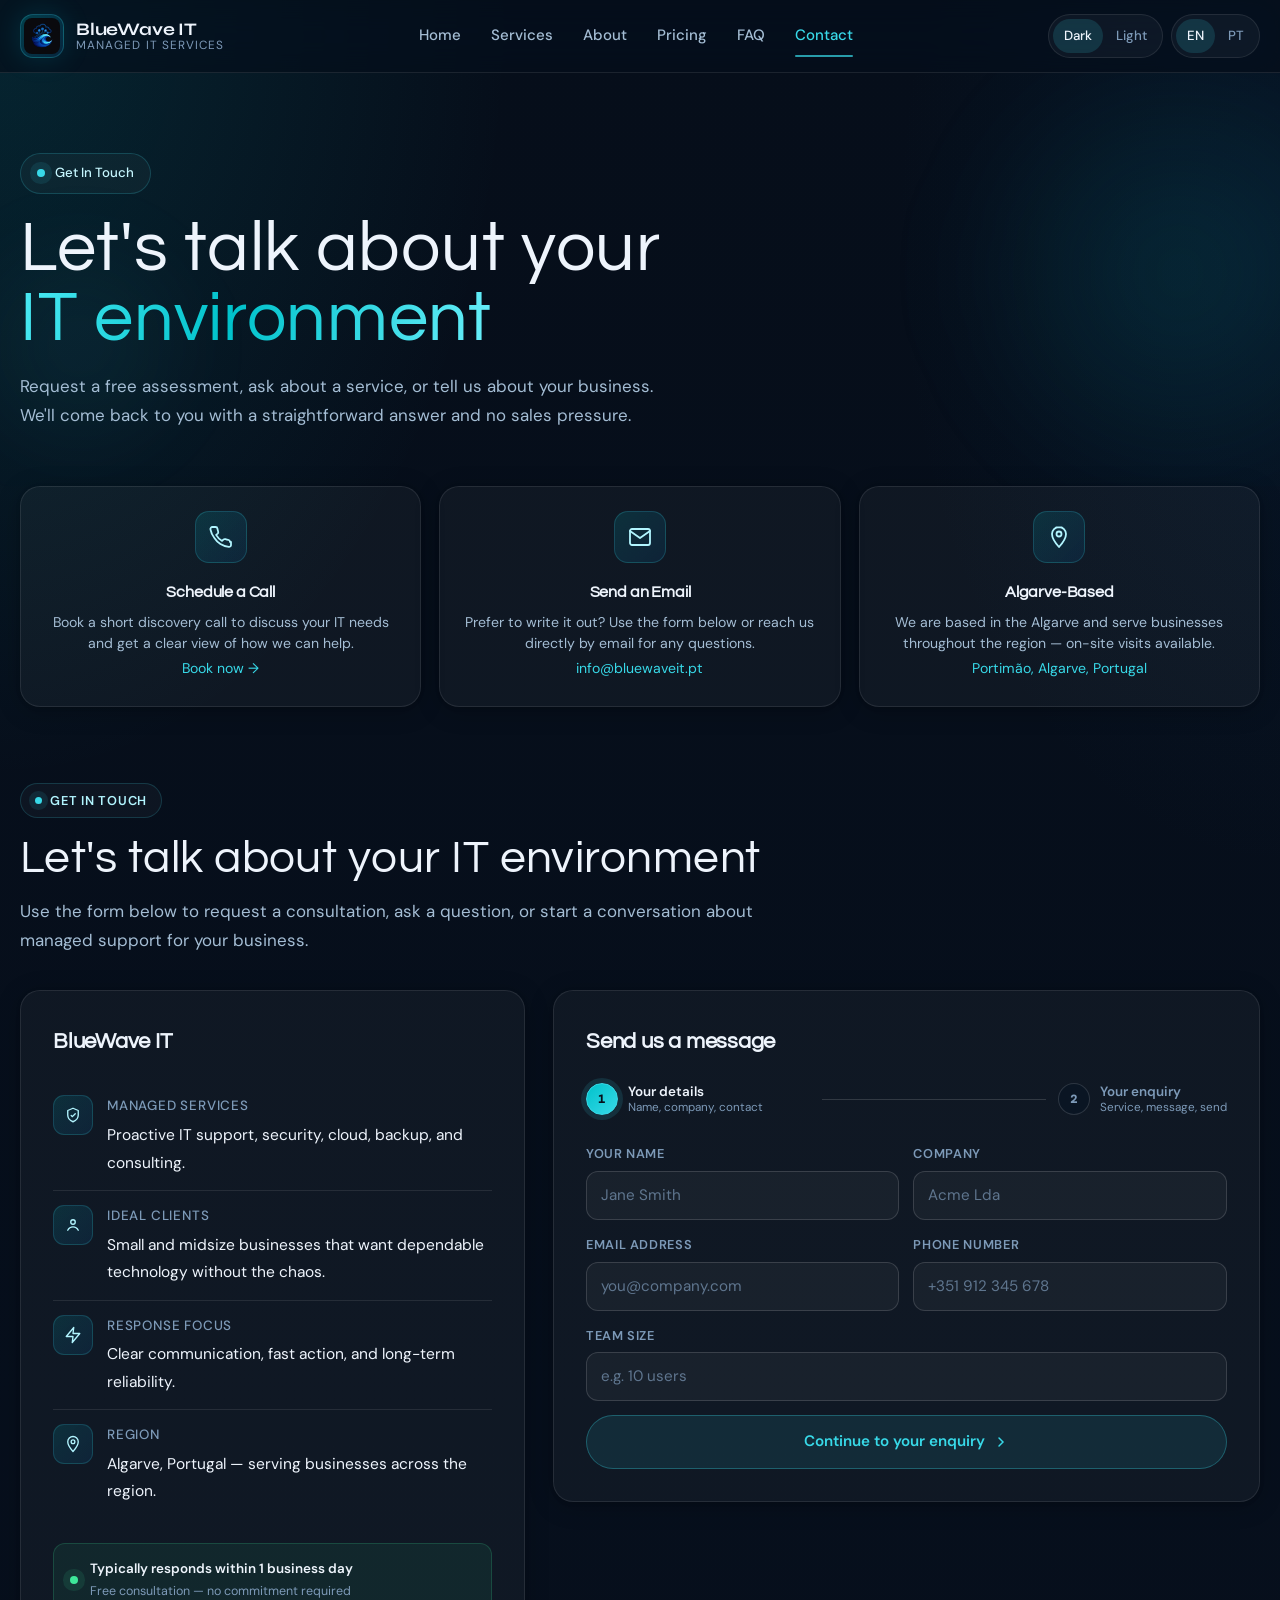
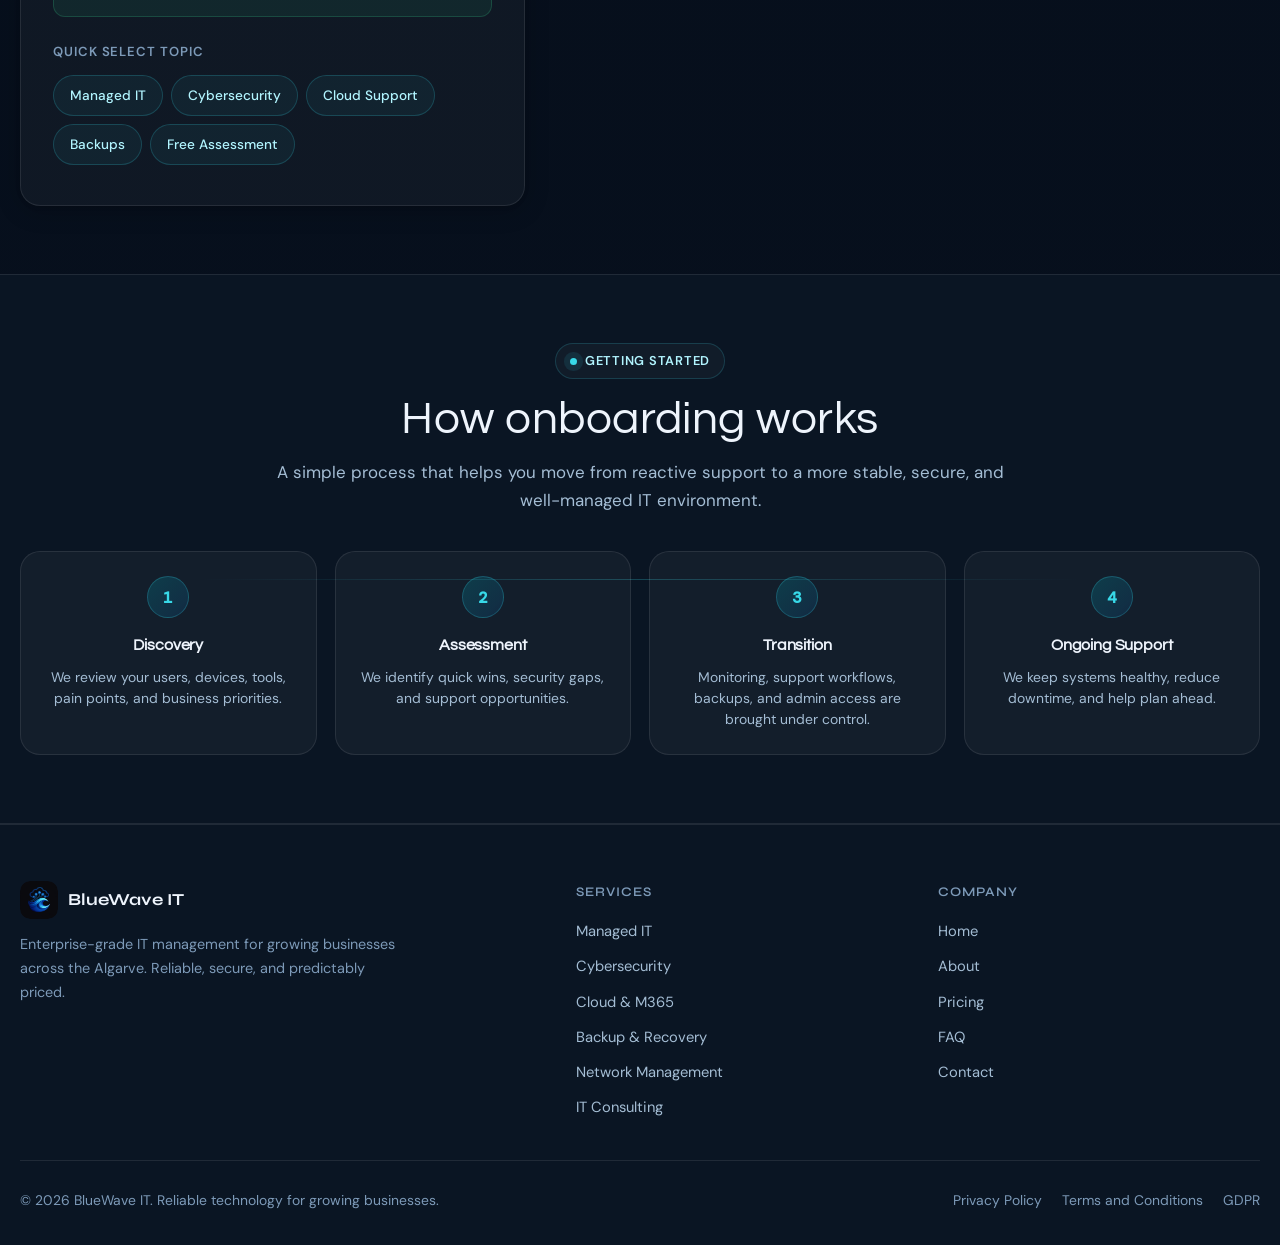
<file: contact.html>
<!DOCTYPE html>
<html lang="en">
<head>
<meta charset="UTF-8" />
<meta name="viewport" content="width=device-width, initial-scale=1.0" />

<title>Contact BlueWave IT | Managed IT Services in Algarve, Portugal</title>
<meta
  name="description"
  content="Get in touch with BlueWave IT. Request a free IT assessment, ask about managed IT services, cybersecurity, cloud support, or backup for your Algarve business."/>
<meta
  name="robots"
  content="index, follow, max-image-preview:large, max-snippet:-1, max-video-preview:-1"
/>
<meta name="author" content="BlueWave IT" />
<meta name="theme-color" content="#00c2cb" />
<meta name="msapplication-TileColor" content="#060e1a" />

<link rel="canonical" href="https://www.bluewaveit.pt/contact.html" />

<!-- Performance -->
<link rel="preconnect" href="https://fonts.googleapis.com" />
<link rel="preconnect" href="https://fonts.gstatic.com" crossorigin />
<link
  href="https://fonts.googleapis.com/css2?family=Questrial&family=Syne:wght@400;500;600;700;800&family=DM+Sans:ital,opsz,wght@0,9..40,300;0,9..40,400;0,9..40,500;0,9..40,600;1,9..40,400&family=DM+Mono:wght@400;500&display=swap"
  rel="stylesheet"
/>

<!-- Language / regional targeting -->
<meta http-equiv="content-language" content="en-PT" />
<link rel="alternate" hreflang="en" href="https://www.bluewaveit.pt/contact.html" />
<link rel="alternate" hreflang="pt-PT" href="https://www.bluewaveit.pt/contact.html" />
<link rel="alternate" hreflang="x-default" href="https://www.bluewaveit.pt/contact.html" />

<!-- Local SEO -->
<meta name="geo.region" content="PT-08" />
<meta name="geo.placename" content="Algarve, Portugal" />
<meta name="geo.position" content="37.0179;-7.9307" />
<meta name="ICBM" content="37.0179, -7.9307" />


<!-- Open Graph -->
<meta property="og:type" content="website" />
<meta property="og:url" content="https://bluewaveit.pt/" />
<meta property="og:site_name" content="BlueWave IT" />
<meta property="og:locale" content="en_GB" />
<meta property="og:locale:alternate" content="pt_PT" />
<meta property="og:title" content="BlueWave IT | Managed IT Services in Algarve, Portugal" />
<meta
  property="og:description"
  content="Managed IT services, cybersecurity, Microsoft 365, cloud support, backup, and IT consulting for businesses across the Algarve."
/>
<meta property="og:image" content="https://bluewaveit.pt/images/og-image.png" />
<meta property="og:image:secure_url" content="https://bluewaveit.pt/images/og-image.png" />
<meta property="og:image:width" content="1200" />
<meta property="og:image:height" content="630" />
<meta property="og:image:alt" content="BlueWave IT - Managed IT Services in Algarve, Portugal" />

<meta property="og:image" content="images/og-image.png" />
<meta property="og:image:secure_url" content="images/og-image.png" />
<meta property="og:image:width" content="1200" />
<meta property="og:image:height" content="630" />
<meta property="og:image:alt" content="BlueWave IT - Managed IT Services in Algarve, Portugal" />

<!-- Twitter / X -->
<meta name="twitter:card" content="summary_large_image" />
<meta name="twitter:title" content="Contact BlueWave IT | Managed IT Services in Algarve, Portugal" />
<meta
  name="twitter:description"
  content="Request a free IT assessment or ask about managed IT support, cybersecurity, cloud, and backup for your Algarve business."
/>
<meta name="twitter:image" content="images/og-image.png" />
<meta name="twitter:image:alt" content="BlueWave IT - Managed IT Services in Algarve, Portugal" />

<!-- Favicons -->
<link rel="icon" type="image/png" sizes="16x16" href="images/favicon.png" />
<link rel="icon" type="image/png" sizes="32x32" href="images/favicon.png" />
<link rel="apple-touch-icon" sizes="180x180" href="images/favicon.png" />
<link rel="icon" type="image/png" sizes="192x192" href="images/favicon.png" />
<link rel="icon" type="image/png" sizes="512x512" href="images/favicon.png" />
<link rel="manifest" href="/site.webmanifest" />


  <link rel="stylesheet" href="css/theme.css" />
  <link rel="stylesheet" href="css/nav.css" />
  <link rel="stylesheet" href="css/components.css" />
  <link rel="stylesheet" href="css/pages/contact.css" />
  
<!-- Structured Data: LocalBusiness -->
<script type="application/ld+json">
{
  "@context": "https://schema.org",
  "@type": "LocalBusiness",
  "name": "BlueWave IT",
  "description": "Managed IT services, cybersecurity, Microsoft 365, cloud support, backup, and IT consulting for businesses across the Algarve, Portugal.",
  "url": "https://www.bluewaveit.pt",
  "areaServed": {
    "@type": "AdministrativeArea",
    "name": "Algarve, Portugal"
  },
  "contactPoint": {
    "@type": "ContactPoint",
    "contactType": "customer support",
    "availableLanguage": ["English", "Portuguese"],
    "areaServed": "PT"
  }
}
</script>



</head>

<body>

<!-- ─── HEADER ─────────────────────────────────────────── -->
  <div id="site-nav"></div>

<main id="main-content">

  <!-- ─── PAGE HERO ─────────────────────────────────────────── -->
  <section class="page-hero">
    <div class="container">
      <div class="eyebrow" data-i18n="contact_label">Get In Touch</div>
      <h1 style="font-size:clamp(2.6rem,5.5vw,4.4rem);line-height:1.0;max-width:18ch;margin-bottom:18px;">
        <span data-i18n="contact_hero_1">Let's talk about your</span><br>
        <span class="gradient-text" data-i18n="contact_hero_2">IT environment</span>
      </h1>
      <p style="color:var(--muted-2);max-width:56ch;font-size:1.06rem;" data-i18n="contact_hero_body">
        Request a free assessment, ask about a service, or tell us about your business. We'll come back to you with a straightforward answer and no sales pressure.
      </p>
    </div>
  </section>

  <!-- ─── INFO CARDS ─────────────────────────────────────────── -->
  <div style="padding:0 0 12px;">
    <div class="container reveal">
      <div class="info-cards">

        <div class="info-card">
          <div class="info-card-icon">
            <svg class="icon-svg" viewBox="0 0 24 24"><path d="M22 16.92v3a2 2 0 0 1-2.18 2A19.79 19.79 0 0 1 11.39 19a19.5 19.5 0 0 1-6-6 19.79 19.79 0 0 1-3.93-8.54A2 2 0 0 1 3.44 2h3a2 2 0 0 1 2 1.72c.127.96.361 1.903.7 2.81a2 2 0 0 1-.45 2.11L7.09 9.91a16 16 0 0 0 6 6l1.27-1.27a2 2 0 0 1 2.11-.45c.907.339 1.85.573 2.81.7A2 2 0 0 1 21 16.92z"/></svg>
          </div>
          <h4 data-i18n="info_card_1_title">Schedule a Call</h4>
          <p data-i18n="info_card_1_body">Book a short discovery call to discuss your IT needs and get a clear view of how we can help.</p>
          <a href="#contact-form" data-i18n="info_card_1_cta">Book now →</a>
        </div>

        <div class="info-card">
          <div class="info-card-icon">
            <svg class="icon-svg" viewBox="0 0 24 24"><path d="M4 4h16c1.1 0 2 .9 2 2v12c0 1.1-.9 2-2 2H4c-1.1 0-2-.9-2-2V6c0-1.1.9-2 2-2z"/><polyline points="22,6 12,13 2,6"/></svg>
          </div>
    <h4 data-i18n="info_card_2_title">Send an Email</h4>
<p data-i18n="info_card_2_body">
  Prefer to write it out? Use the form below or reach us directly by email for any questions.
</p>
<a href="mailto:info@bluewaveit.pt" data-i18n="info_card_2_link">info@bluewaveit.pt</a>
        </div>

        <div class="info-card">
          <div class="info-card-icon">
            <svg class="icon-svg" viewBox="0 0 24 24"><path d="M12 2C8.13 2 5 5.13 5 9c0 5.25 7 13 7 13s7-7.75 7-13c0-3.87-3.13-7-7-7z"/><circle cx="12" cy="9" r="2.5"/></svg>
          </div>
          <h4 data-i18n="info_card_3_title">Algarve-Based</h4>
          <p data-i18n="info_card_3_body">We are based in the Algarve and serve businesses throughout the region — on-site visits available.</p>
          <span style="color:var(--cyan-2);font-size:0.88rem;" data-i18n="info_card_3_region">Portimão, Algarve, Portugal</span>
        </div>

      </div>
    </div>
  </div>

  <!-- ─── CONTACT FORM SECTION ──────────────────────────────── -->
  <section id="contact-form" style="padding:12px 0 68px;">
    <div class="container reveal">
      <div class="section-head">
        <div class="section-label" data-i18n="contact_label">Get In Touch</div>
        <h2 data-i18n="contact_title">Let's talk about your IT environment</h2>
        <p data-i18n="contact_body">Use the form below to request a consultation, ask a question, or start a conversation about managed support for your business.</p>
      </div>

      <div class="contact-wrap">

        <!-- Left: context panel -->
        <div class="contact-panel">
          <h3>BlueWave IT</h3>

          <div style="margin-bottom:24px;">
            <div class="info-row">
              <div class="info-icon">
                <svg class="icon-svg" viewBox="0 0 24 24"><path d="M12 3l7 3v6c0 4.5-3 7.5-7 9-4-1.5-7-4.5-7-9V6l7-3z"/><path d="M9.5 12.5l1.7 1.7 3.8-3.9"/></svg>
              </div>
              <div class="info-text">
                <strong data-i18n="contact_left_1_title">Managed Services</strong>
                <span data-i18n="contact_left_1_body">Proactive IT support, security, cloud, backup, and consulting.</span>
              </div>
            </div>
            <div class="info-row">
              <div class="info-icon">
                <svg class="icon-svg" viewBox="0 0 24 24"><circle cx="12" cy="8" r="3"/><path d="M5 19c1.5-3 4.2-4.5 7-4.5s5.5 1.5 7 4.5"/></svg>
              </div>
              <div class="info-text">
                <strong data-i18n="contact_left_2_title">Ideal Clients</strong>
                <span data-i18n="contact_left_2_body">Small and midsize businesses that want dependable technology without the chaos.</span>
              </div>
            </div>
            <div class="info-row">
              <div class="info-icon">
                <svg class="icon-svg" viewBox="0 0 24 24"><path d="M13 2L3 14h9l-1 8 10-12h-9l1-8z"/></svg>
              </div>
              <div class="info-text">
                <strong data-i18n="contact_left_3_title">Response Focus</strong>
                <span data-i18n="contact_left_3_body">Clear communication, fast action, and long-term reliability.</span>
              </div>
            </div>
            <div class="info-row">
              <div class="info-icon">
                <svg class="icon-svg" viewBox="0 0 24 24"><path d="M12 2C8.13 2 5 5.13 5 9c0 5.25 7 13 7 13s7-7.75 7-13c0-3.87-3.13-7-7-7z"/><circle cx="12" cy="9" r="2.5"/></svg>
              </div>
              <div class="info-text">
                <strong data-i18n="contact_region_title">Region</strong>
                <span data-i18n="contact_region_body">Algarve, Portugal — serving businesses across the region.</span>
              </div>
            </div>
          </div>

          <!-- Response time indicator -->
          <div style="padding:14px 16px;border-radius:var(--radius-sm);background:rgba(62,232,154,0.07);border:1px solid rgba(62,232,154,0.18);display:flex;align-items:center;gap:12px;margin-bottom:24px;">
            <span class="status-dot"></span>
            <div>
              <div style="font-size:0.84rem;font-weight:600;color:var(--text);" data-i18n="response_title">Typically responds within 1 business day</div>
              <div style="font-size:0.78rem;color:var(--muted);" data-i18n="response_sub">Free consultation — no commitment required</div>
            </div>
          </div>

          <!-- Quick chips -->
          <div style="margin-bottom:8px;">
            <p style="font-size:0.82rem;font-weight:600;color:var(--muted);text-transform:uppercase;letter-spacing:0.07em;margin-bottom:12px;" data-i18n="chips_label">Quick select topic</p>
            <div class="quick-chips">
              <button class="quick-chip" data-message-en="We need help with day-to-day IT support and user issues." data-message-pt="Precisamos de ajuda com suporte informático diário e problemas dos utilizadores." data-i18n="chip_managed">Managed IT</button>
              <button class="quick-chip" data-message-en="We want to improve our cybersecurity and reduce risk." data-message-pt="Queremos melhorar a nossa cibersegurança e reduzir o risco." data-i18n="chip_cyber">Cybersecurity</button>
              <button class="quick-chip" data-message-en="We need help with our cloud setup and Microsoft 365." data-message-pt="Precisamos de ajuda com a nossa configuração cloud e Microsoft 365." data-i18n="chip_cloud">Cloud Support</button>
              <button class="quick-chip" data-message-en="We are concerned about our backup and recovery setup." data-message-pt="Estamos preocupados com a nossa configuração de backup e recuperação." data-i18n="chip_backup">Backups</button>
              <button class="quick-chip" data-message-en="I'd like to request a free IT assessment for our business." data-message-pt="Gostaria de solicitar uma avaliação IT gratuita para a nossa empresa." data-i18n="chip_assessment">Free Assessment</button>
            </div>
          </div>
        </div>

        <!-- Right: form panel -->
        <div class="contact-panel">
          <h3 style="margin-bottom:22px;" data-i18n="form_title">Send us a message</h3>
      
       <form id="contactForm" class="contact-form" novalidate>

  <!-- Progress indicator -->
  <div class="form-progress" id="formProgress" aria-label="Form progress">
    <div class="prog-step is-active" id="progStep1">
      <div class="prog-dot active" id="progDot1">1</div>
      <div class="prog-label">
        <strong data-i18n="prog_step1_label">Your details</strong>
        <span data-i18n="prog_step1_sub">Name, company, contact</span>
      </div>
    </div>
    <div class="prog-connector" id="progConnector"></div>
    <div class="prog-step" id="progStep2">
      <div class="prog-dot" id="progDot2">2</div>
      <div class="prog-label">
        <strong data-i18n="prog_step2_label">Your enquiry</strong>
        <span data-i18n="prog_step2_sub">Service, message, send</span>
      </div>
    </div>
  </div>

  <!-- Step 1: Contact details -->
  <div class="form-step active" id="step1">

    <div class="form-grid">
      <div class="field">
        <label for="fieldName" data-i18n="field_name">Your name <span class="req">*</span></label>
        <input type="text" name="name" id="fieldName" required autocomplete="name"
          placeholder="Jane Smith" data-ph-en="Jane Smith" data-ph-pt="Maria Silva" />
        <div class="field-error" id="err-name"></div>
      </div>
      <div class="field">
        <label for="fieldCompany" data-i18n="field_company">Company <span class="req">*</span></label>
        <input type="text" name="company" id="fieldCompany" required autocomplete="organization"
          placeholder="Acme Lda" data-ph-en="Acme Lda" data-ph-pt="Empresa Lda" />
        <div class="field-error" id="err-company"></div>
      </div>
    </div>

    <div class="form-grid">
      <div class="field">
        <label for="fieldEmail" data-i18n="field_email">Email address <span class="req">*</span></label>
        <input type="email" name="email" id="fieldEmail" required autocomplete="email"
          placeholder="you@company.com" data-ph-en="you@company.com" data-ph-pt="voce@empresa.pt" />
        <div class="field-error" id="err-email"></div>
      </div>
      <div class="field">
        <label for="fieldPhone" data-i18n="field_phone">Phone number</label>
        <input type="tel" name="phone" id="fieldPhone" autocomplete="tel"
          placeholder="+351 912 345 678" data-ph-en="+351 912 345 678" data-ph-pt="+351 912 345 678" />
      </div>
    </div>

    <div class="field">
      <label for="fieldSize" data-i18n="field_size">Team size</label>
      <input type="text" name="business_size" id="fieldSize"
        placeholder="e.g. 10 users" data-ph-en="e.g. 10 users" data-ph-pt="ex. 10 utilizadores" />
    </div>

    <button type="button" class="btn-next" id="btnNext">
      <span data-i18n="btn_next">Continue to your enquiry</span>
      <svg viewBox="0 0 24 24"><polyline points="9 18 15 12 9 6"/></svg>
    </button>

  </div>

  <!-- Step 2: Enquiry details -->
  <div class="form-step" id="step2">

    <button type="button" class="form-step-back" id="btnBack">
      <svg viewBox="0 0 24 24"><polyline points="15 18 9 12 15 6"/></svg>
      <span data-i18n="btn_back">Back</span>
    </button>

    <div class="field">
      <label for="serviceSelect" data-i18n="field_service">Area of interest <span class="req">*</span></label>
      <div class="select-wrap">
        <select name="service" id="serviceSelect" required>
          <option value="" data-en="Select a service…" data-pt="Selecione um serviço…">Select a service…</option>
          <option value="Managed IT Services"  data-en="Managed IT Services"  data-pt="Serviços IT Geridos">Managed IT Services</option>
          <option value="Cybersecurity"        data-en="Cybersecurity"        data-pt="Cibersegurança">Cybersecurity</option>
          <option value="Cloud Services"       data-en="Cloud Services"       data-pt="Serviços Cloud">Cloud Services</option>
          <option value="Backup & Recovery"    data-en="Backup &amp; Recovery" data-pt="Backup e Recuperação">Backup &amp; Recovery</option>
          <option value="IT Consulting"        data-en="IT Consulting"        data-pt="Consultoria IT">IT Consulting</option>
          <option value="Free IT Assessment"   data-en="Free IT Assessment"   data-pt="Avaliação IT Gratuita">Free IT Assessment</option>
        </select>
      </div>
      <div class="field-error" id="err-service"></div>
    </div>

    <div class="field">
      <label for="messageField" data-i18n="field_message">Your message <span class="req">*</span></label>
      <textarea name="message" id="messageField" required maxlength="1000"
        placeholder="Tell us about your business and what support you need."
        data-ph-en="Tell us about your business and what support you need."
        data-ph-pt="Fale-nos da sua empresa e do apoio que necessita."></textarea>
      <div class="field-error" id="err-message"></div>
      <div class="char-counter"><span id="charCount">0</span> / 1000</div>
    </div>

    <div class="turnstile-wrapper" style="display:flex;justify-content:center;margin:4px 0;">
      <div
        class="cf-turnstile"
        data-sitekey="0x4AAAAAACsPyae8CCOwYrCp"
        data-callback="onTurnstileSuccess"
        data-error-callback="onTurnstileError"
        data-expired-callback="onTurnstileExpired"
        data-execution="execute"
      ></div>
    </div>

    <button
      class="btn btn-primary"
      type="submit"
      id="formSubmitBtn"
      style="width:100%;justify-content:center;padding:15px 26px;font-size:1rem;"
      data-i18n="cta_schedule"
    >
      Schedule a Consultation
    </button>

    <div class="form-status" id="formStatus" role="alert" aria-live="polite"></div>

    <p style="font-size:0.79rem;color:var(--muted);text-align:center;margin-top:2px;" data-i18n="form_privacy_note">
      Your information is used only to respond to your enquiry. We never share your data.
      See our <a href="privacy.html" style="color:var(--cyan-2);" data-i18n="footer_privacy">Privacy Policy</a>.
    </p>

  </div>

</form>
        </div>

      </div>
    </div>
  </section>

  <!-- ─── HOW IT WORKS ──────────────────────────────────────── -->
  <section class="band" id="process">
    <div class="container reveal">
      <div class="section-head" style="text-align:center;">
        <div class="section-label" style="margin:0 auto 16px;" data-i18n="process_label">Getting Started</div>
        <h2 data-i18n="process_title">How onboarding works</h2>
        <p style="margin:0 auto;" data-i18n="process_body">A simple process that helps you move from reactive support to a more stable, secure, and well-managed IT environment.</p>
      </div>
      <div class="process-grid">
        <div class="process-step">
          <div class="proc-num">1</div>
          <h3 data-i18n="proc_1_title">Discovery</h3>
          <p data-i18n="proc_1_body">We review your users, devices, tools, pain points, and business priorities.</p>
        </div>
        <div class="process-step">
          <div class="proc-num">2</div>
          <h3 data-i18n="proc_2_title">Assessment</h3>
          <p data-i18n="proc_2_body">We identify quick wins, security gaps, and support opportunities.</p>
        </div>
        <div class="process-step">
          <div class="proc-num">3</div>
          <h3 data-i18n="proc_3_title">Transition</h3>
          <p data-i18n="proc_3_body">Monitoring, support workflows, backups, and admin access are brought under control.</p>
        </div>
        <div class="process-step">
          <div class="proc-num">4</div>
          <h3 data-i18n="proc_4_title">Ongoing Support</h3>
          <p data-i18n="proc_4_body">We keep systems healthy, reduce downtime, and help plan ahead.</p>
        </div>
      </div>
    </div>
  </section>

</main>

<!-- ─── FOOTER ─────────────────────────────────────────── -->
  <div id="site-footer"></div>

  <button class="back-to-top" id="backToTop" aria-label="Back to top"><svg viewBox="0 0 24 24" fill="none" stroke="currentColor" stroke-width="2" stroke-linecap="round"><polyline points="18 15 12 9 6 15"/></svg></button>

  <!-- lang.js MUST load first -->
  <script src="js/lang.js"></script>
  <script src="js/site.js"></script>
  <script src="js/pages/contact.js"></script>
  <script src="js/nav.js" defer></script>
</body>
</html>
                                                           
</file>
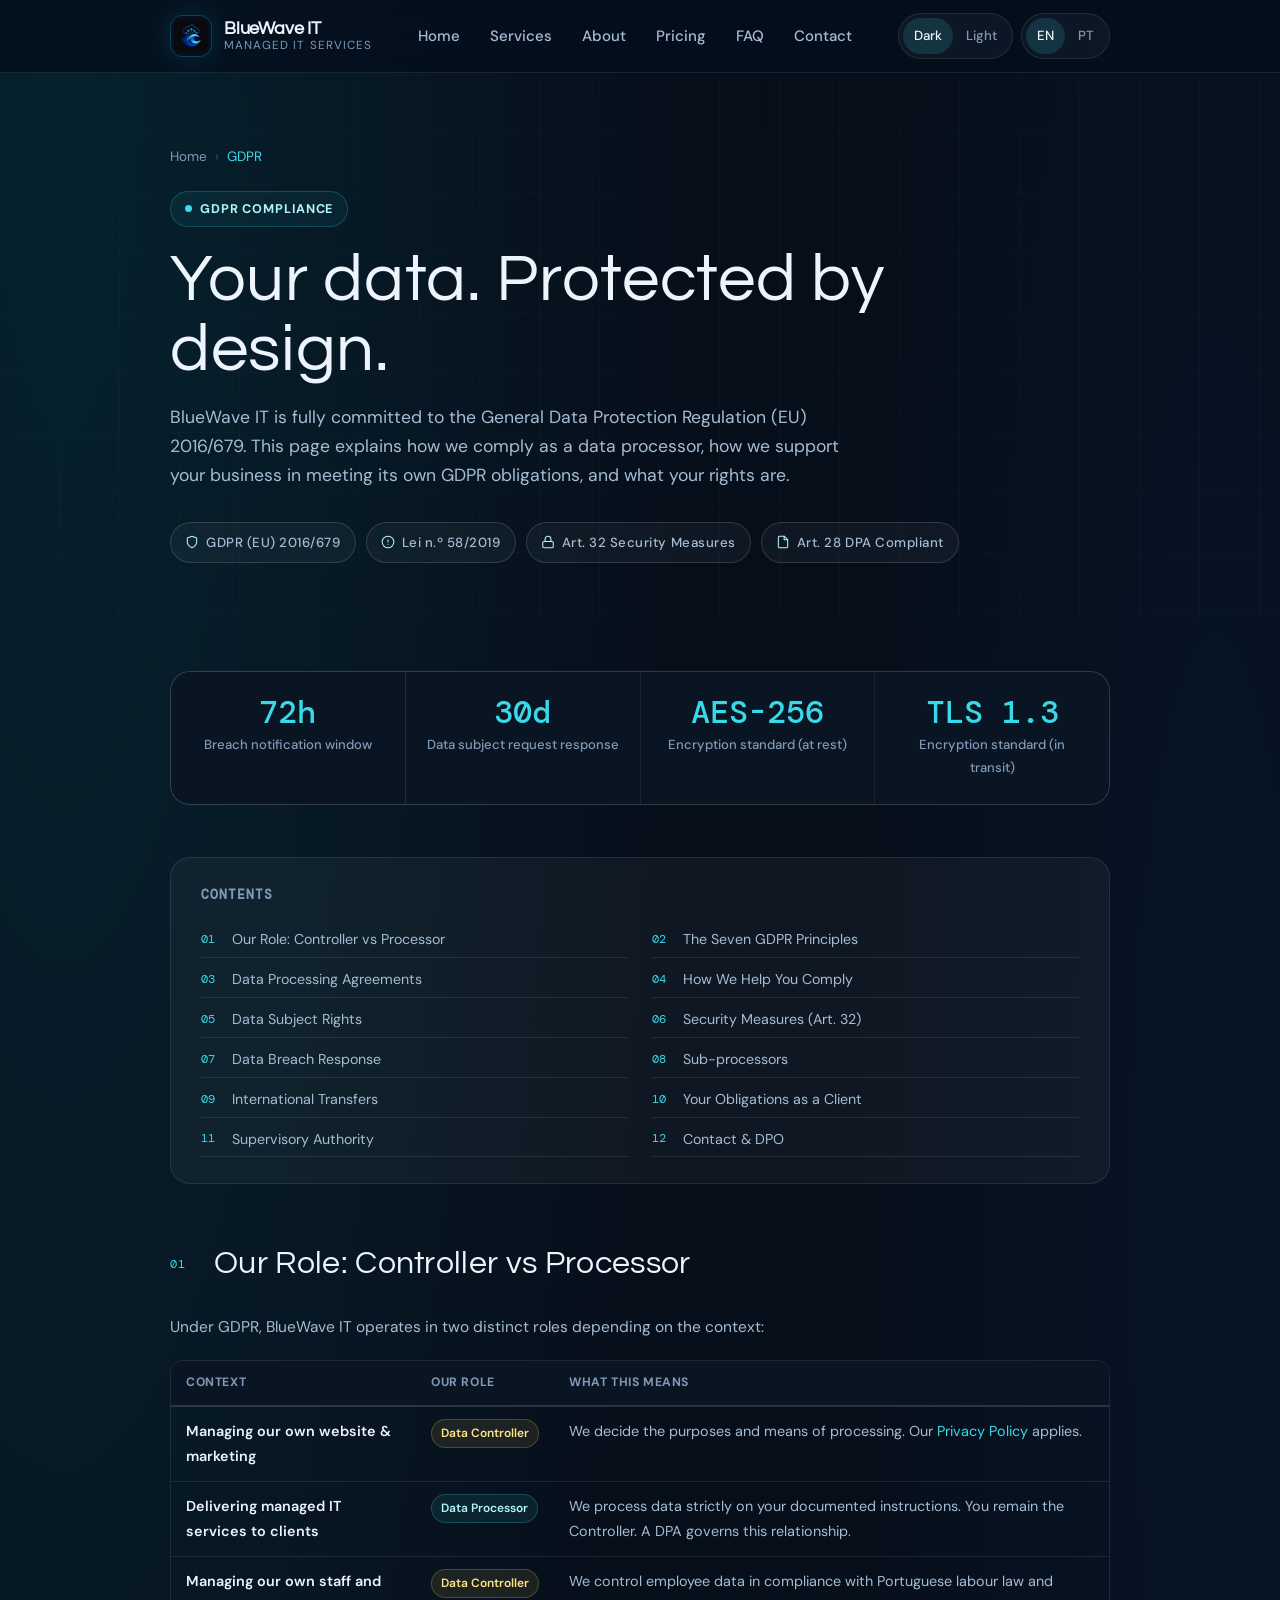
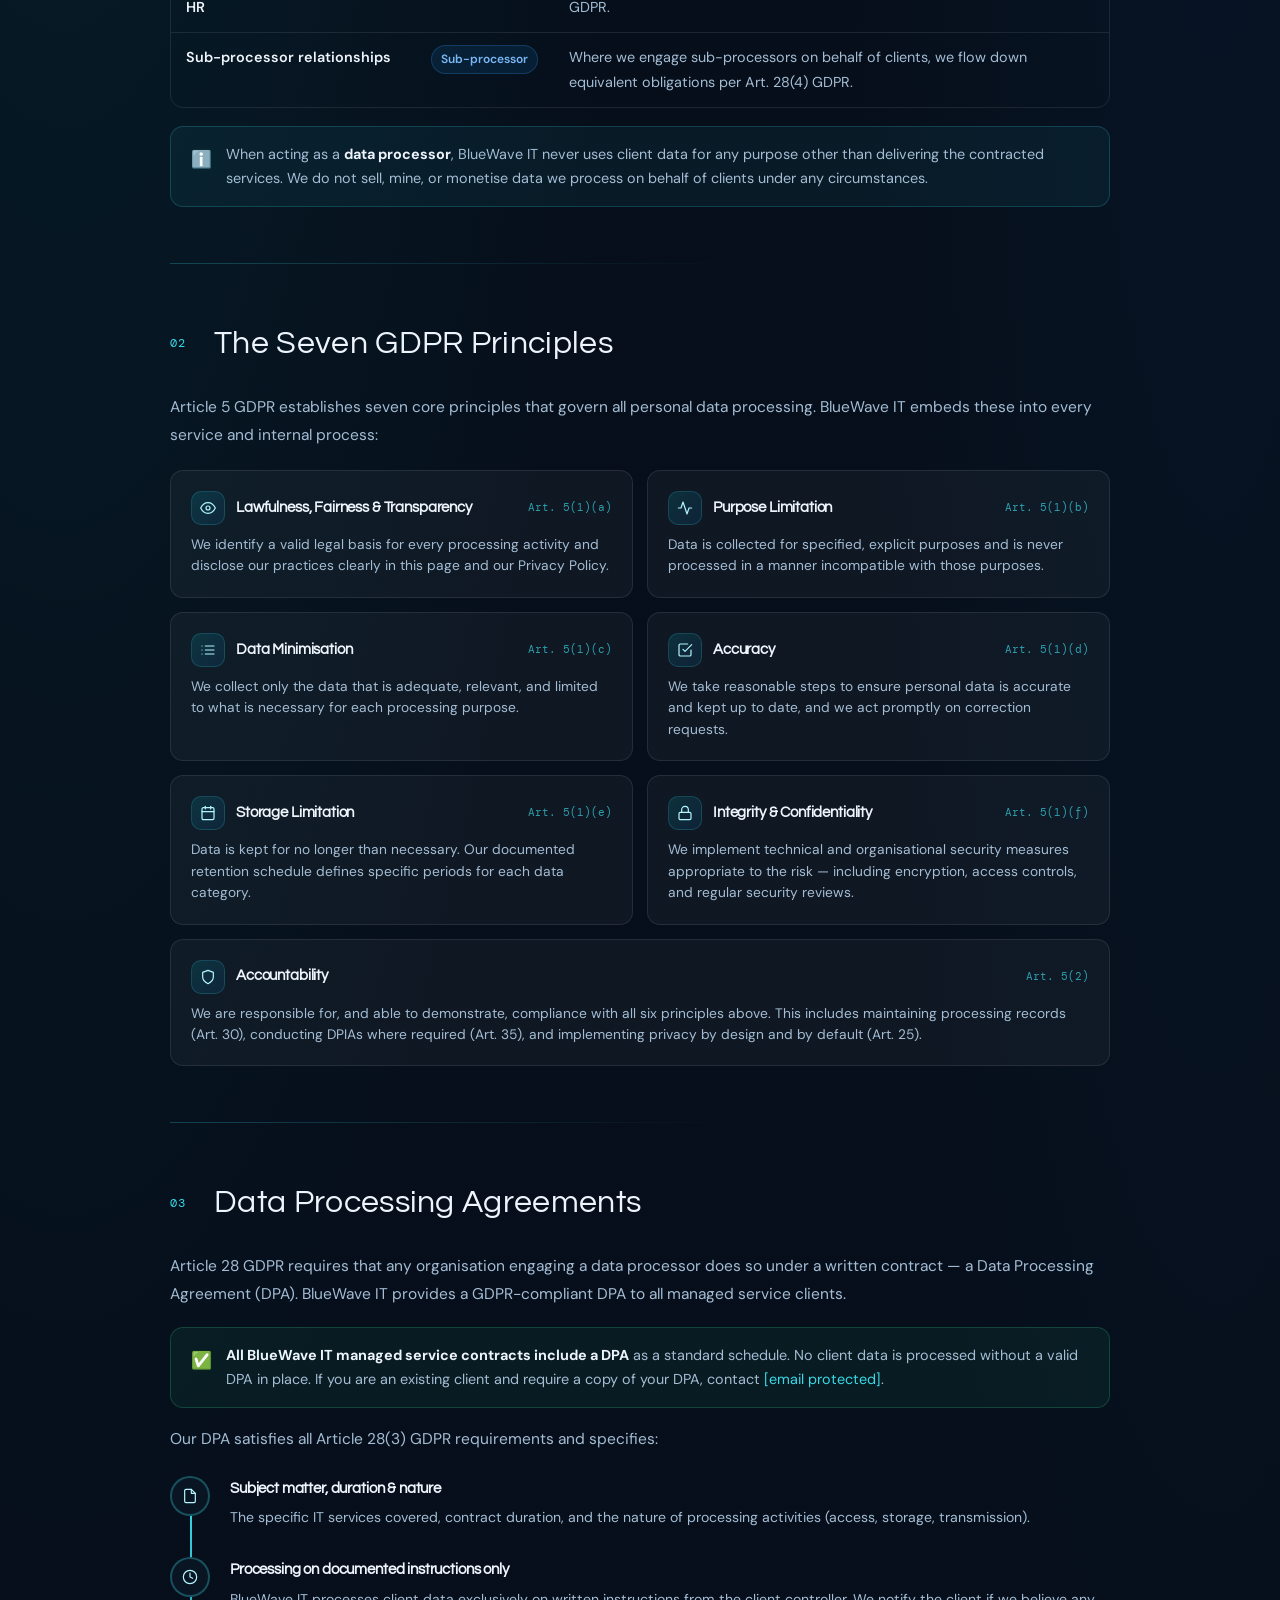
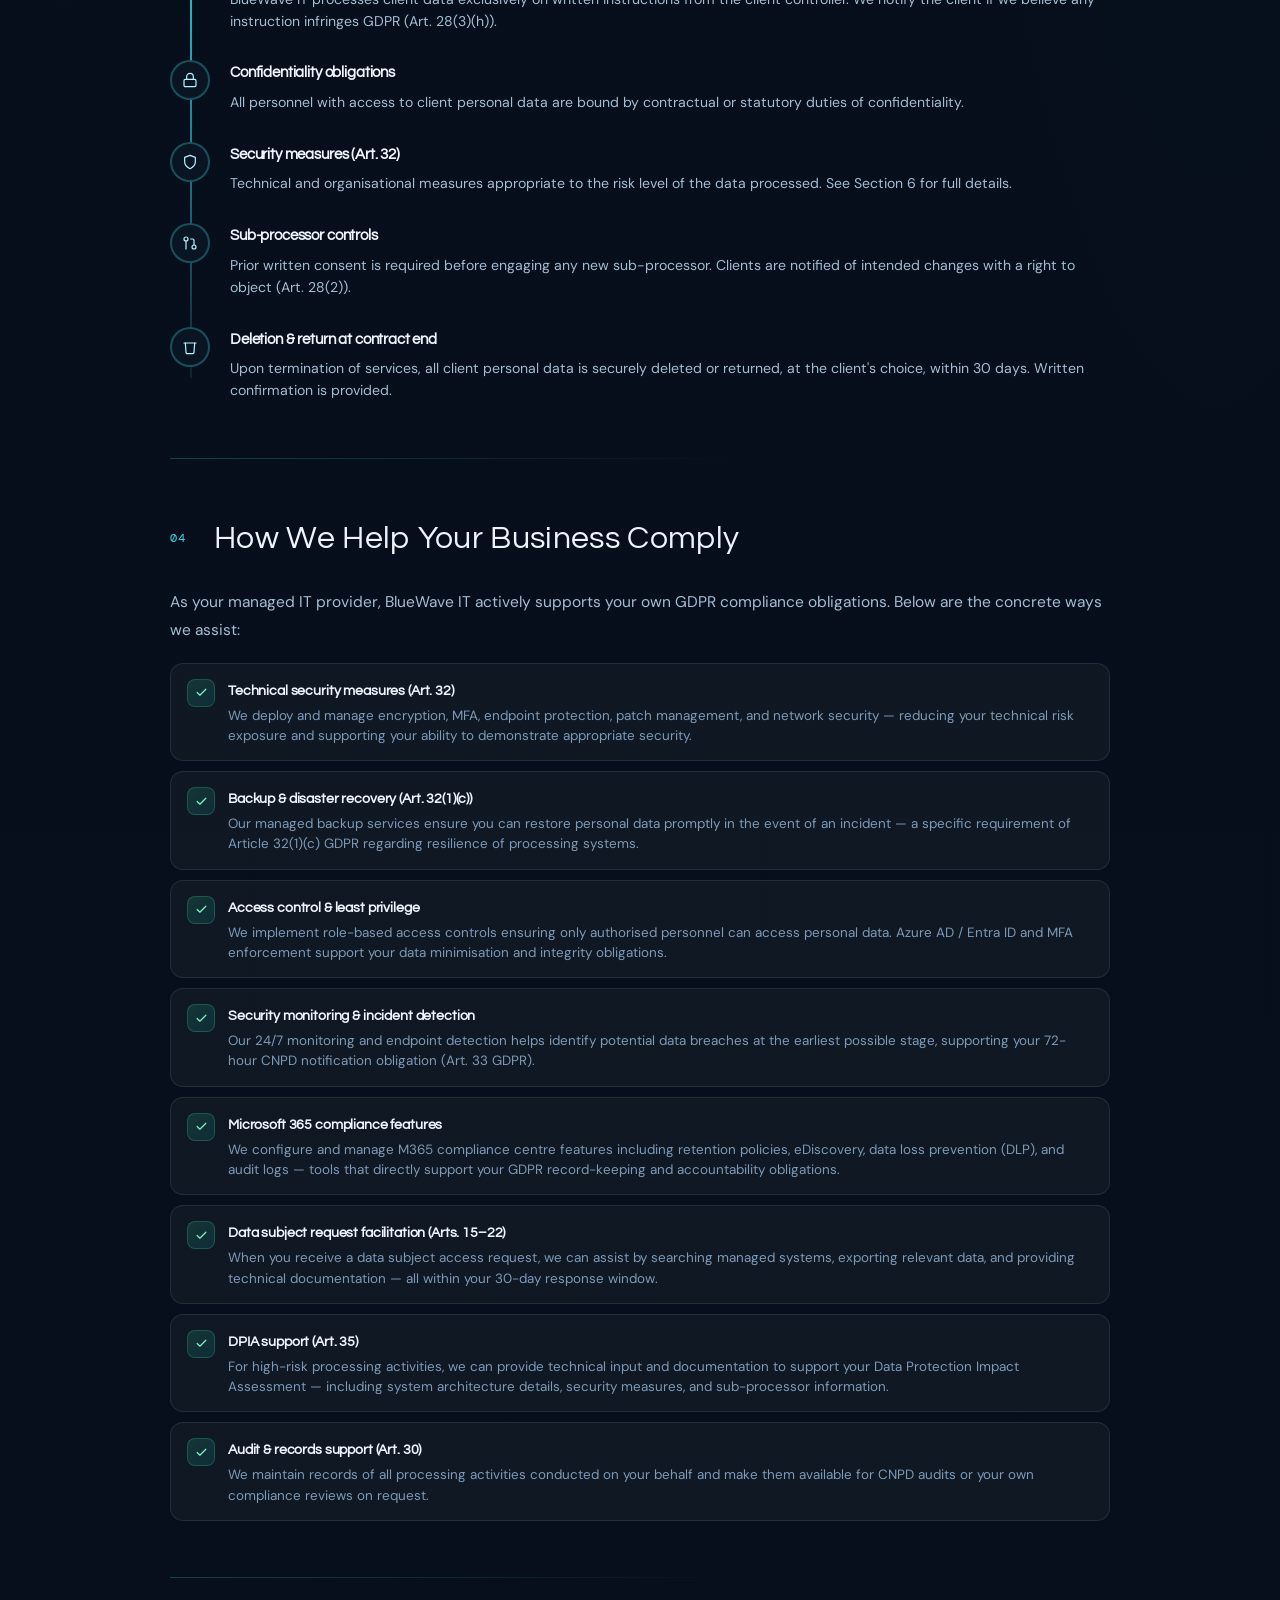
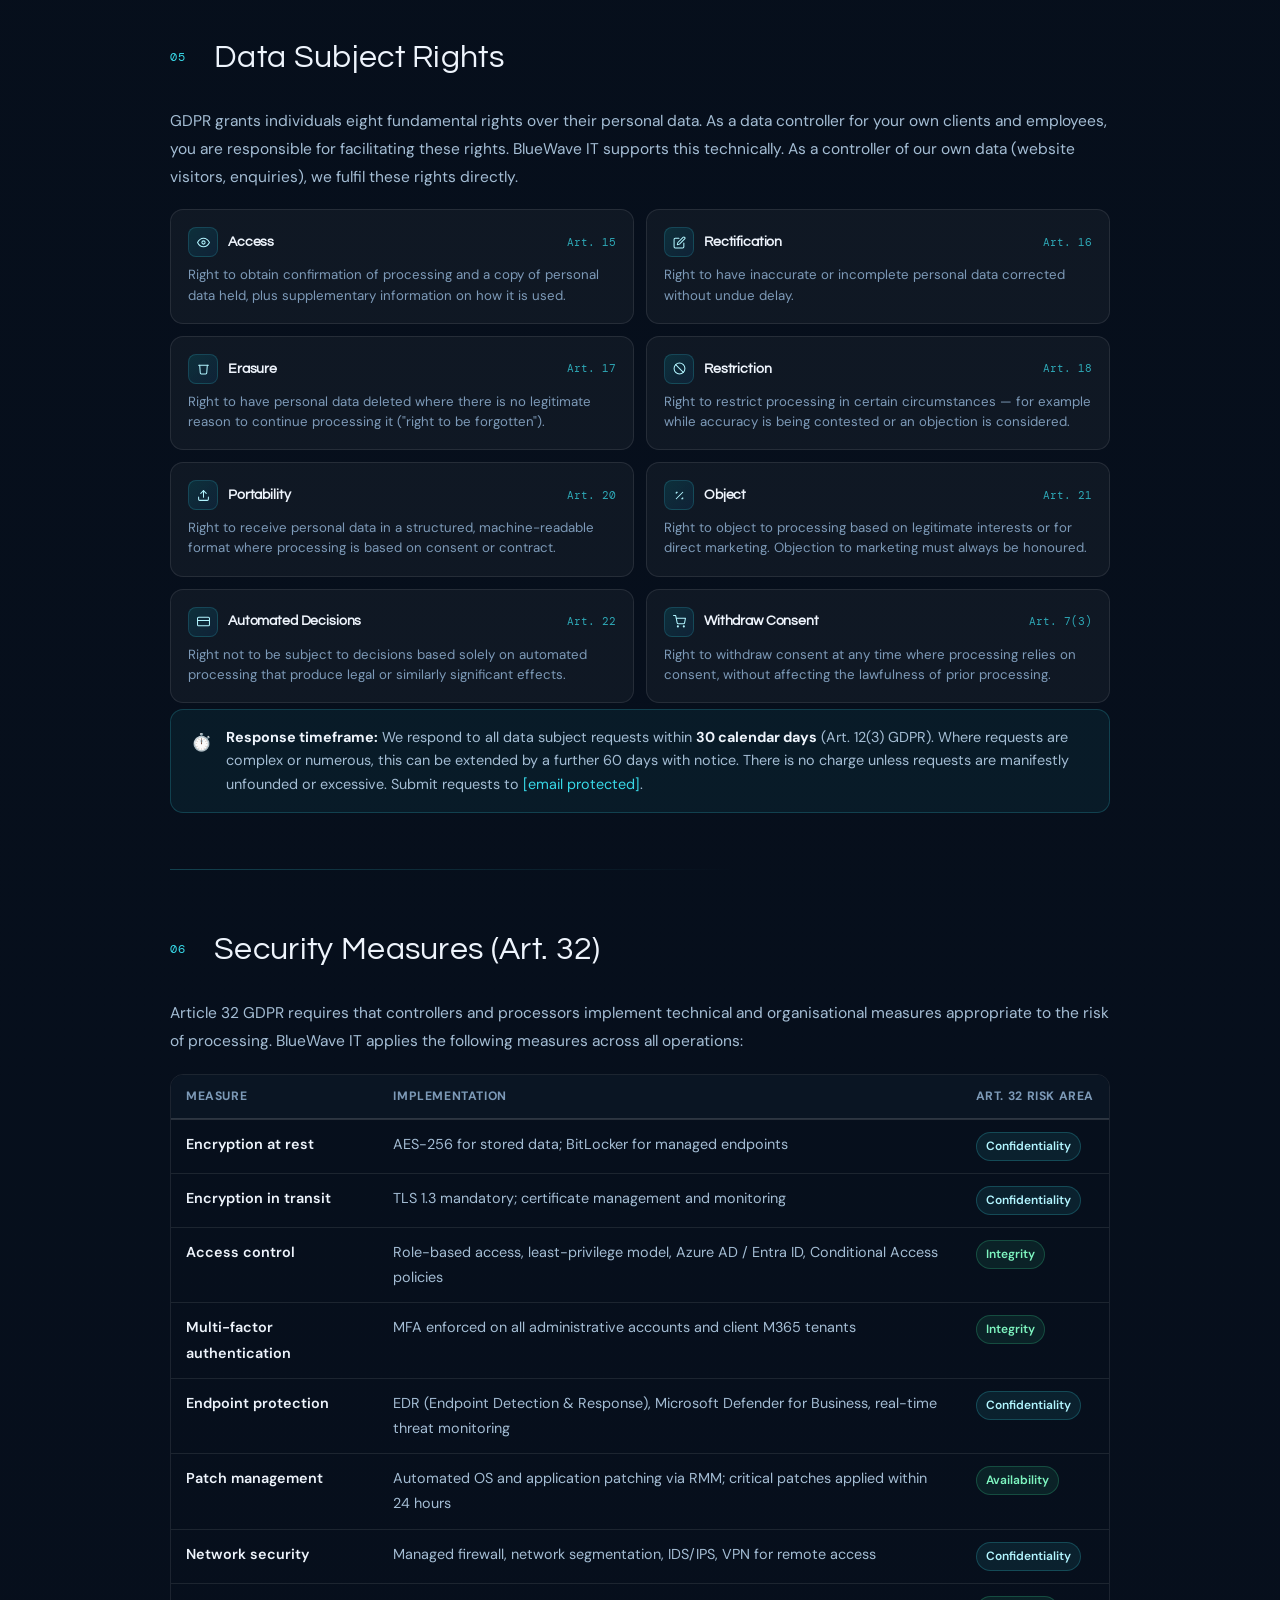
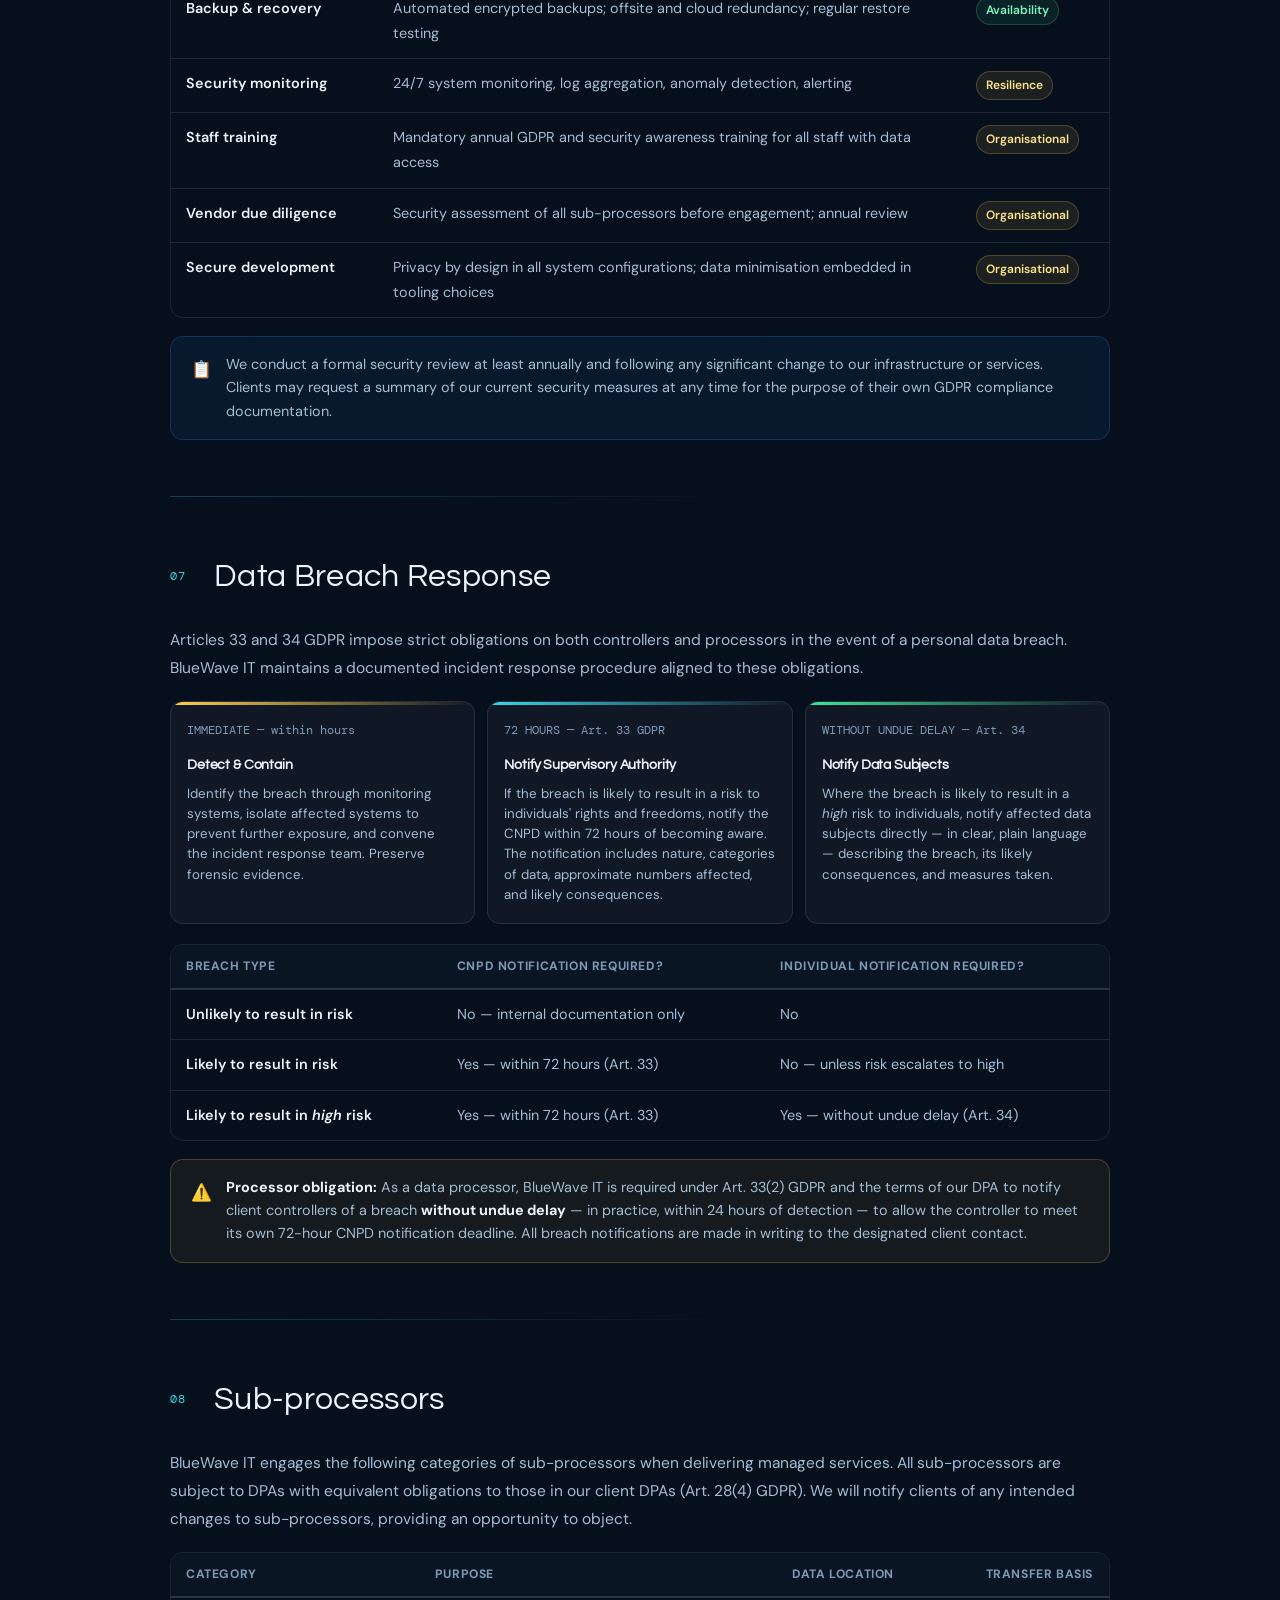
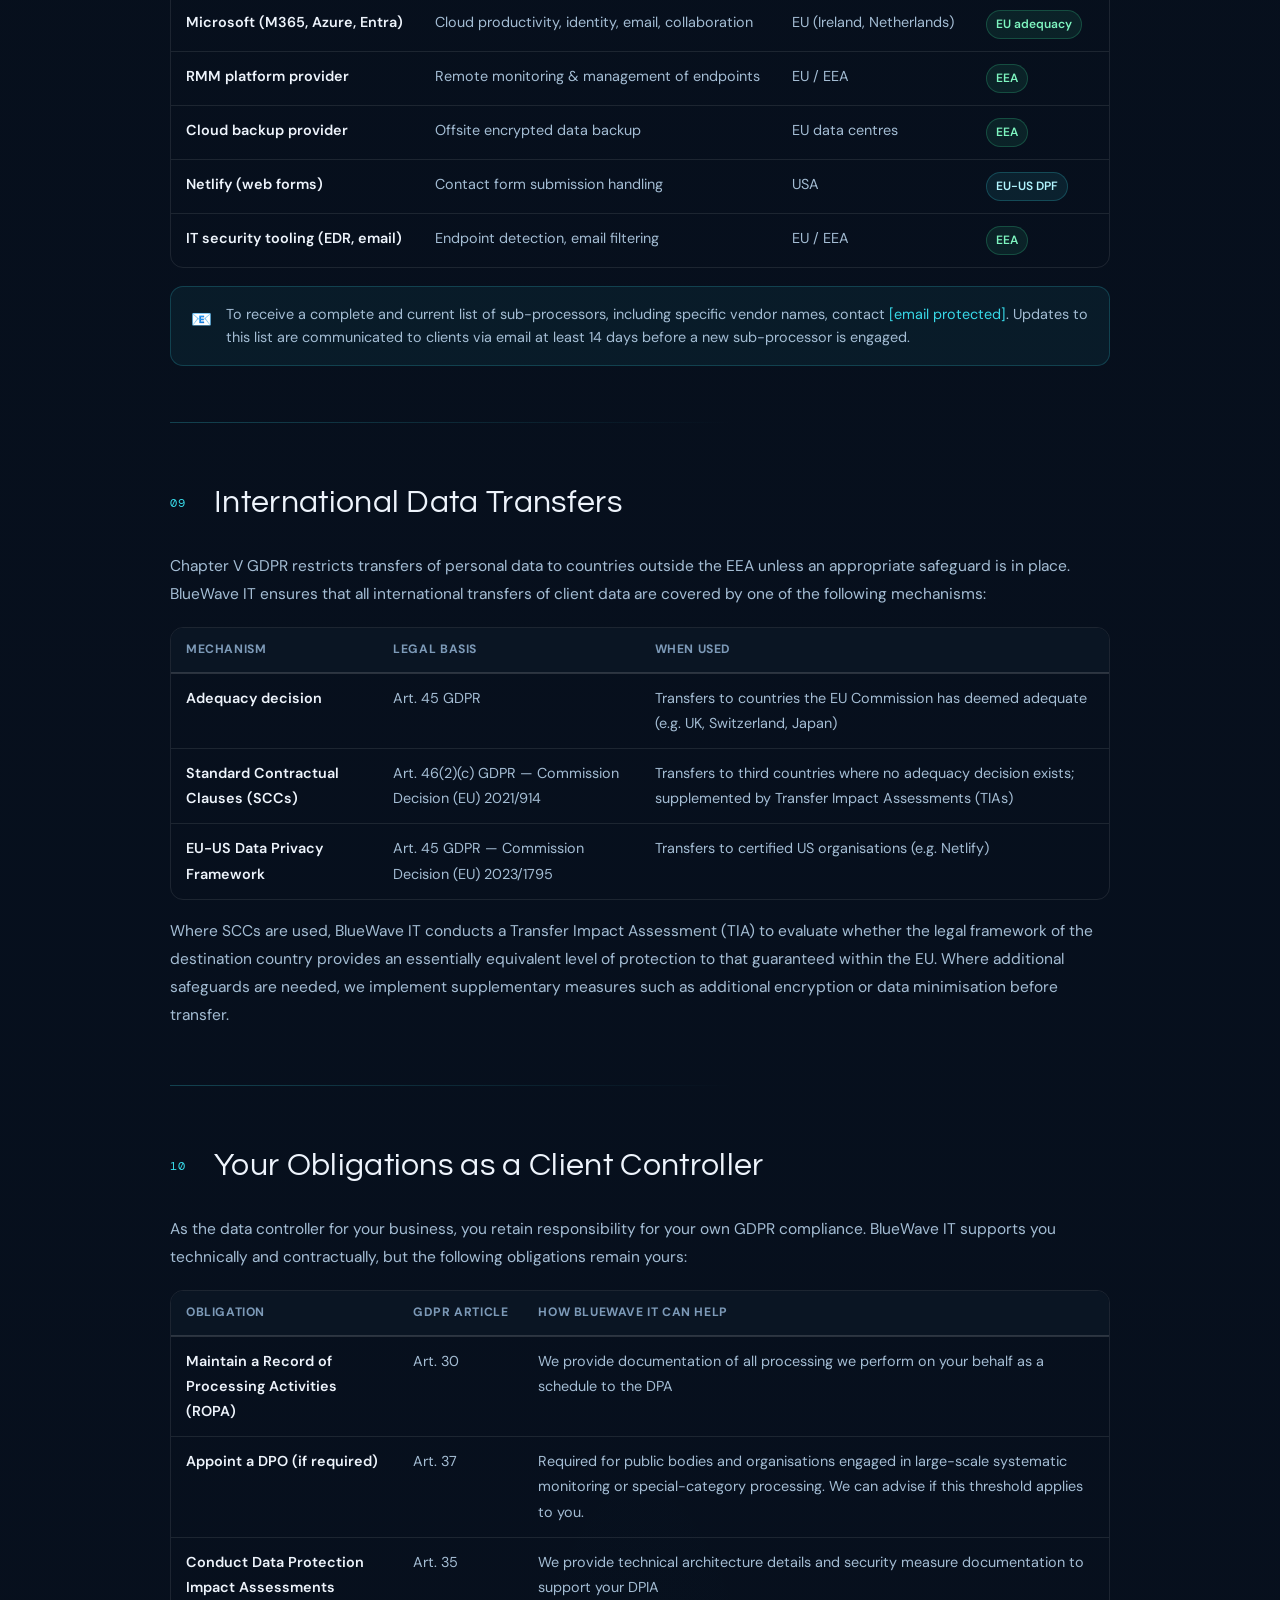
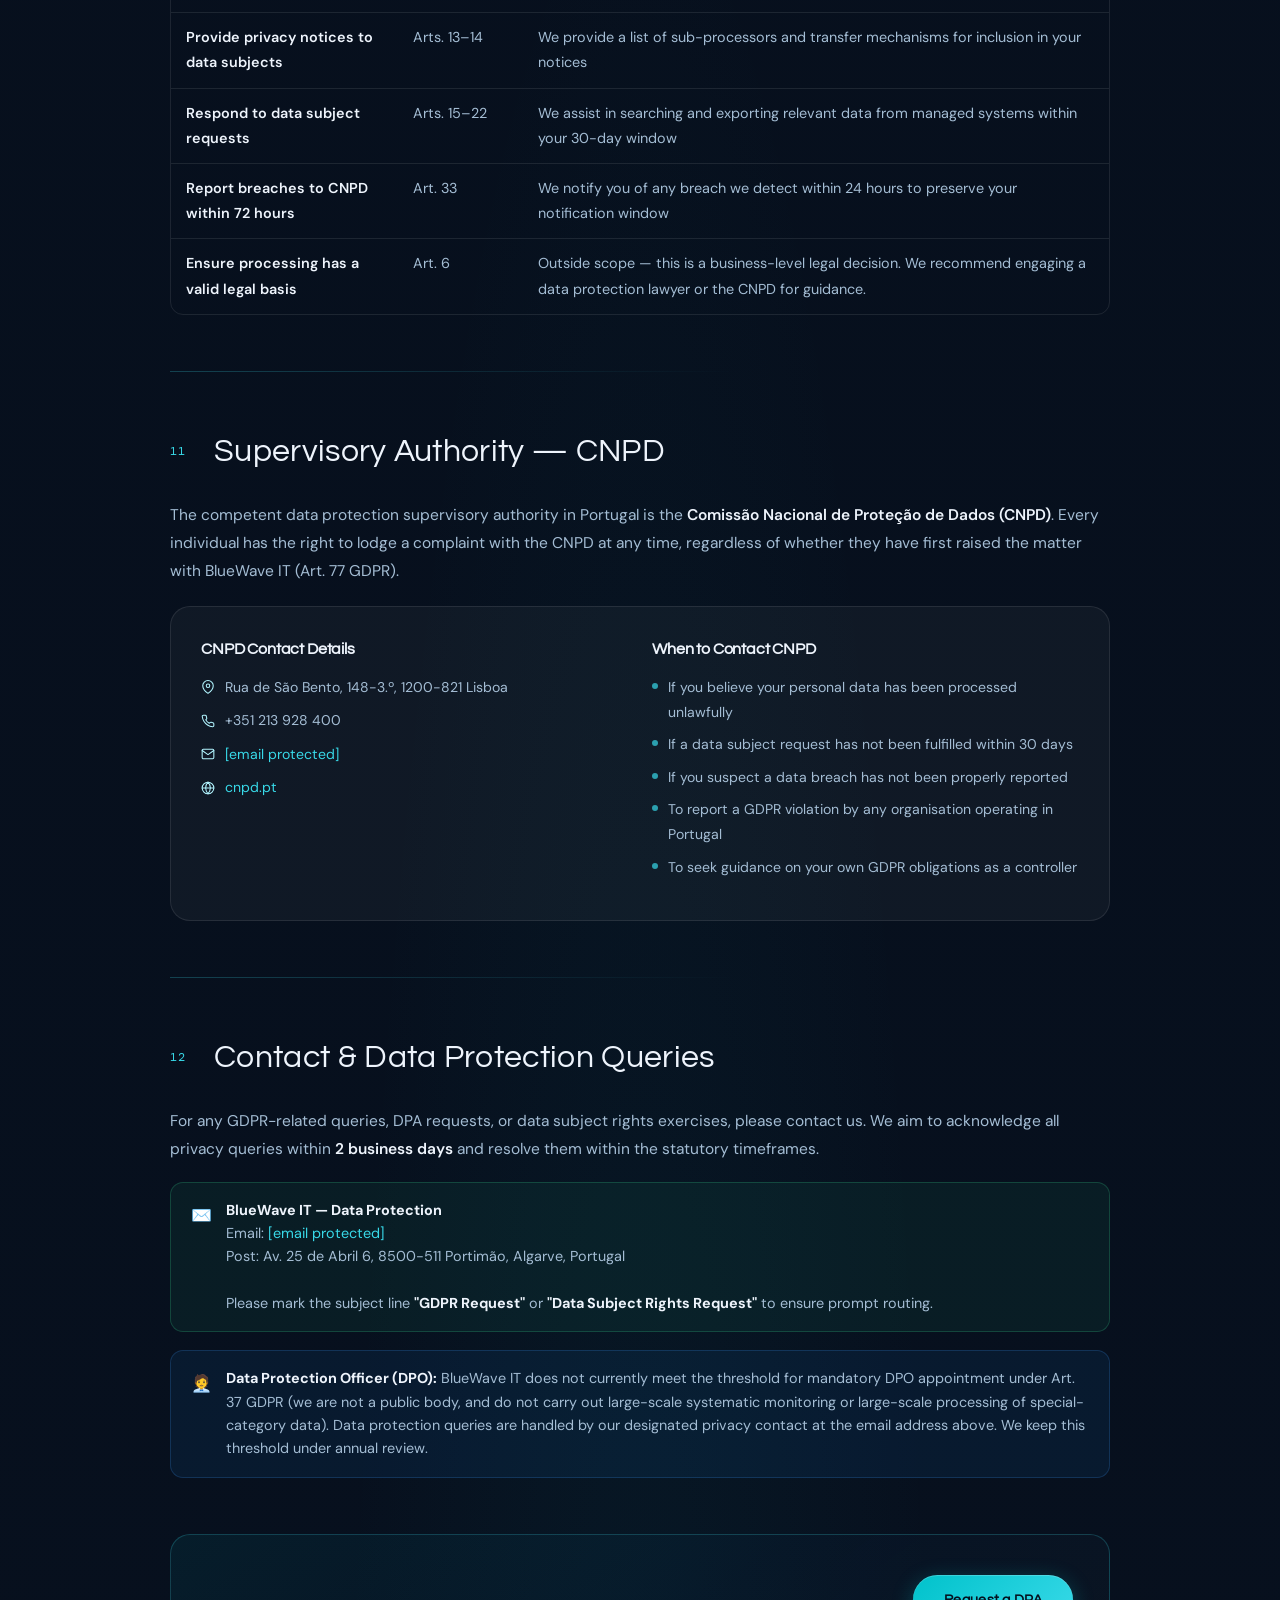
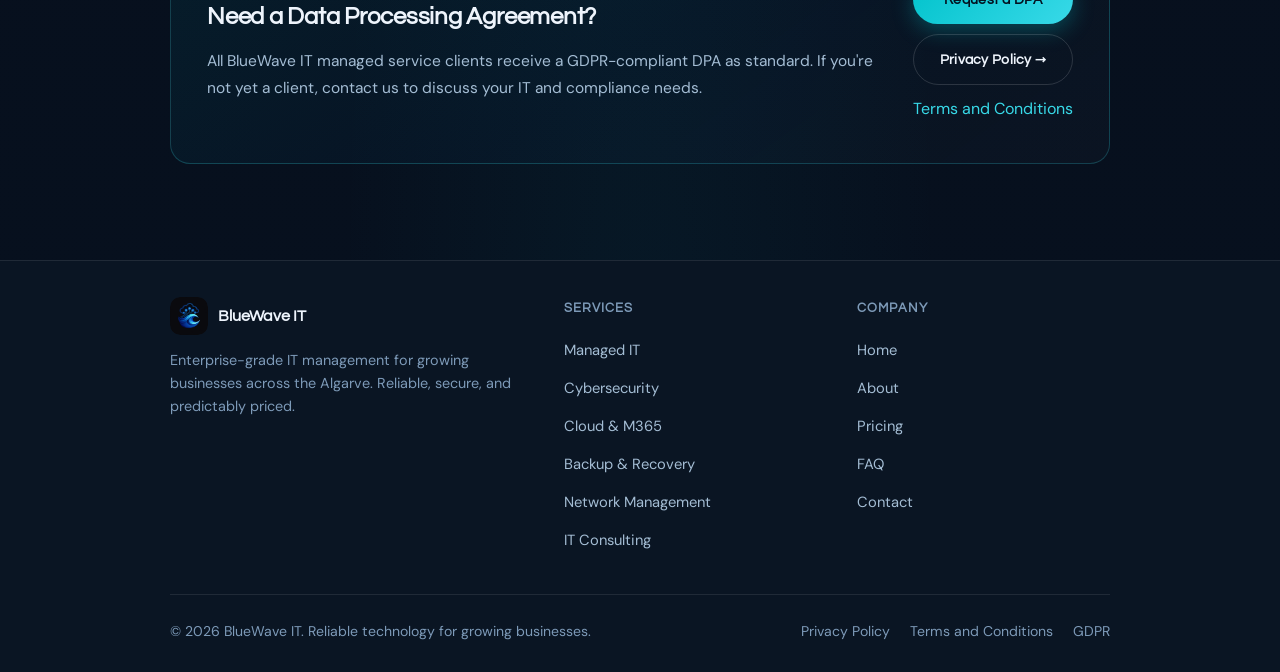
<file: gdpr.html>
<!DOCTYPE html>
<html lang="en">
<head>
  <meta charset="UTF-8"/>
  <meta name="viewport" content="width=device-width, initial-scale=1.0"/>
  <title>GDPR Compliance | BlueWave IT — Managed IT Services, Algarve</title>
  <meta name="description" content="How BlueWave IT supports your business in meeting GDPR obligations — our role as a data processor, your rights, and how we keep your data secure."/>
  <link rel="preconnect" href="https://fonts.googleapis.com">
  <link rel="preconnect" href="https://fonts.gstatic.com" crossorigin>
  <link href="https://fonts.googleapis.com/css2?family=Questrial&family=Syne:wght@400;500;600;700;800&family=DM+Sans:ital,opsz,wght@0,9..40,300;0,9..40,400;0,9..40,500;0,9..40,600;1,9..40,400&family=DM+Mono:wght@400;500&display=swap" rel="stylesheet">
    <!-- ── FAVICONS ───────────────────────────────────────────────────── -->
  <link rel="icon" type="image/png" sizes="16x16" href="/images/favicon.png" />
  <link rel="icon" type="image/png" sizes="32x32" href="/images/favicon.png" />
  <link rel="apple-touch-icon" sizes="180x180" href="/images/favicon.png" />
  <link rel="icon" type="image/png" sizes="192x192" href="/images/favicon.png" />
  <link rel="icon" type="image/png" sizes="512x512" href="/images/favicon.png" />
  <link rel="manifest" href="/site.webmanifest" />


  <!-- Open Graph -->
<meta property="og:type" content="website" />
<meta property="og:url" content="https://bluewaveit.pt/" />
<meta property="og:site_name" content="BlueWave IT" />
<meta property="og:locale" content="en_GB" />
<meta property="og:locale:alternate" content="pt_PT" />
<meta property="og:title" content="BlueWave IT | Managed IT Services in Algarve, Portugal" />
<meta
  property="og:description"
  content="Managed IT services, cybersecurity, Microsoft 365, cloud support, backup, and IT consulting for businesses across the Algarve."
/>
<meta property="og:image" content="https://bluewaveit.pt/images/og-image.png" />
<meta property="og:image:secure_url" content="https://bluewaveit.pt/images/og-image.png" />
<meta property="og:image:width" content="1200" />
<meta property="og:image:height" content="630" />
<meta property="og:image:alt" content="BlueWave IT - Managed IT Services in Algarve, Portugal" />


    <link rel="canonical" href="https://www.bluewaveit.pt/gdpr.html" />
  <link rel="stylesheet" href="css/theme.css" />
  <link rel="stylesheet" href="css/nav.css" />
  <link rel="stylesheet" href="css/components.css" />
  <link rel="stylesheet" href="css/pages/gdpr.css" />

</head>


<!-- ── HEADER ── -->
  <div id="site-nav"></div>


  <!-- ── HERO ── -->
  <div class="page-hero">
    <div class="container">
      <div class="breadcrumb reveal">
        <a href="index.html" data-i18n="nav_home">Home</a>
        <span class="sep">›</span>
        <span class="current" data-i18n="gdpr_bc">GDPR</span>
      </div>
      <div class="hero-pill reveal reveal-d1">
        <span class="hero-pill-dot"></span>
        <span data-i18n="gdpr_pill">GDPR Compliance</span>
      </div>
      <h1 class="reveal reveal-d1"><span data-i18n-html="gdpr_h1">Your data.<br><em>Protected by design.</em></span></h1>
      <p class="hero-sub reveal reveal-d2">BlueWave IT is fully committed to the General Data Protection Regulation (EU) 2016/679. This page explains how we comply as a data processor, how we support your business in meeting its own GDPR obligations, and what your rights are.</p>
      <div class="hero-badges reveal reveal-d3">
        <span class="badge">
          <svg viewBox="0 0 24 24"><path d="M12 22s8-4 8-10V5l-8-3-8 3v7c0 6 8 10 8 10z"/></svg>
          GDPR (EU) 2016/679
        </span>
        <span class="badge">
          <svg viewBox="0 0 24 24"><circle cx="12" cy="12" r="10"/><line x1="12" y1="8" x2="12" y2="12"/><line x1="12" y1="16" x2="12.01" y2="16"/></svg>
          Lei n.º 58/2019
        </span>
        <span class="badge">
          <svg viewBox="0 0 24 24"><rect x="3" y="11" width="18" height="11" rx="2"/><path d="M7 11V7a5 5 0 0 1 10 0v4"/></svg>
          Art. 32 Security Measures
        </span>
        <span class="badge">
          <svg viewBox="0 0 24 24"><path d="M14 2H6a2 2 0 0 0-2 2v16a2 2 0 0 0 2 2h12a2 2 0 0 0 2-2V8z"/><polyline points="14 2 14 8 20 8"/></svg>
          Art. 28 DPA Compliant
        </span>
      </div>
    </div>
  </div>

  <!-- ── STATS ── -->
  <div class="container">
    <div class="stat-bar reveal">
      <div class="stat-cell">
        <div class="stat-num">72h</div>
        <div class="stat-label" data-i18n="gdpr_stat1">Breach notification window</div>
      </div>
      <div class="stat-cell">
        <div class="stat-num">30d</div>
        <div class="stat-label" data-i18n="gdpr_stat2">Data subject request response</div>
      </div>
      <div class="stat-cell">
        <div class="stat-num">AES-256</div>
        <div class="stat-label" data-i18n="gdpr_stat3">Encryption standard (at rest)</div>
      </div>
      <div class="stat-cell">
        <div class="stat-num">TLS 1.3</div>
        <div class="stat-label" data-i18n="gdpr_stat4">Encryption standard (in transit)</div>
      </div>
    </div>
  </div>

  <!-- ── MAIN ── -->
  <main>
    <div class="container policy-content">

      <!-- TOC -->
      <div class="toc-wrap reveal">
        <h4>Contents</h4>
        <div class="toc-cols">
          <a href="#s1"><span class="n">01</span> Our Role: Controller vs Processor</a>
          <a href="#s2"><span class="n">02</span> The Seven GDPR Principles</a>
          <a href="#s3"><span class="n">03</span> Data Processing Agreements</a>
          <a href="#s4"><span class="n">04</span> How We Help You Comply</a>
          <a href="#s5"><span class="n">05</span> Data Subject Rights</a>
          <a href="#s6"><span class="n">06</span> Security Measures (Art. 32)</a>
          <a href="#s7"><span class="n">07</span> Data Breach Response</a>
          <a href="#s8"><span class="n">08</span> Sub-processors</a>
          <a href="#s9"><span class="n">09</span> International Transfers</a>
          <a href="#s10"><span class="n">10</span> Your Obligations as a Client</a>
          <a href="#s11"><span class="n">11</span> Supervisory Authority</a>
          <a href="#s12"><span class="n">12</span> Contact &amp; DPO</a>
        </div>
      </div>

      <!-- 1. Controller vs Processor -->
      <div class="section reveal" id="s1">
        <div class="sec-label">
          <span class="sec-num">01</span>
          <h2 data-i18n="gdpr_h2_1">Our Role: Controller vs Processor</h2>
        </div>
        <div class="prose">
          <p data-i18n="gdpr_s1_p1">Under GDPR, BlueWave IT operates in two distinct roles depending on the context:</p>
        </div>

        <div class="tbl-wrap" style="margin-top:18px;">
          <table>
            <thead>
              <tr>
                <th>Context</th>
                <th>Our role</th>
                <th>What this means</th>
              </tr>
            </thead>
            <tbody>
              <tr>
                <td class="emp">Managing our own website &amp; marketing</td>
                <td><span class="tag tag-amber">Data Controller</span></td>
                <td>We decide the purposes and means of processing. Our <a href="privacy.html" data-i18n="footer_privacy">Privacy Policy</a> applies.</td>
              </tr>
              <tr>
                <td class="emp">Delivering managed IT services to clients</td>
                <td><span class="tag tag-cyan">Data Processor</span></td>
                <td>We process data strictly on your documented instructions. You remain the Controller. A DPA governs this relationship.</td>
              </tr>
              <tr>
                <td class="emp">Managing our own staff and HR</td>
                <td><span class="tag tag-amber">Data Controller</span></td>
                <td>We control employee data in compliance with Portuguese labour law and GDPR.</td>
              </tr>
              <tr>
                <td class="emp">Sub-processor relationships</td>
                <td><span class="tag tag-blue">Sub-processor</span></td>
                <td>Where we engage sub-processors on behalf of clients, we flow down equivalent obligations per Art. 28(4) GDPR.</td>
              </tr>
            </tbody>
          </table>
        </div>

        <div class="callout info" style="margin-top:4px;">
          <span class="callout-icon">ℹ️</span>
          <p data-i18n-html="gdpr_s1_p2">When acting as a <strong>data processor</strong>, BlueWave IT never uses client data for any purpose other than delivering the contracted services. We do not sell, mine, or monetise data we process on behalf of clients under any circumstances.</p>
        </div>
      </div>

      <div class="section-divider"></div>

      <!-- 2. Seven Principles -->
      <div class="section reveal" id="s2">
        <div class="sec-label">
          <span class="sec-num">02</span>
          <h2 data-i18n="gdpr_h2_2">The Seven GDPR Principles</h2>
        </div>
        <div class="prose">
          <p data-i18n="gdpr_s2_intro">Article 5 GDPR establishes seven core principles that govern all personal data processing. BlueWave IT embeds these into every service and internal process:</p>
        </div>

        <div class="principles-grid">
          <div class="p-card">
            <div class="p-card-head">
              <div class="p-icon">
                <svg viewBox="0 0 24 24"><path d="M1 12s4-8 11-8 11 8 11 8-4 8-11 8-11-8-11-8z"/><circle cx="12" cy="12" r="3"/></svg>
              </div>
              <h4 data-i18n="gdpr_pr1_h">Lawfulness, Fairness &amp; Transparency</h4>
              <span class="p-art">Art. 5(1)(a)</span>
            </div>
            <p data-i18n="gdpr_pr1_p">We identify a valid legal basis for every processing activity and disclose our practices clearly in this page and our Privacy Policy.</p>
          </div>

          <div class="p-card">
            <div class="p-card-head">
              <div class="p-icon">
                <svg viewBox="0 0 24 24"><polyline points="22 12 18 12 15 21 9 3 6 12 2 12"/></svg>
              </div>
              <h4 data-i18n="gdpr_pr2_h">Purpose Limitation</h4>
              <span class="p-art">Art. 5(1)(b)</span>
            </div>
            <p data-i18n="gdpr_pr2_p">Data is collected for specified, explicit purposes and is never processed in a manner incompatible with those purposes.</p>
          </div>

          <div class="p-card">
            <div class="p-card-head">
              <div class="p-icon">
                <svg viewBox="0 0 24 24"><line x1="8" y1="6" x2="21" y2="6"/><line x1="8" y1="12" x2="21" y2="12"/><line x1="8" y1="18" x2="21" y2="18"/><line x1="3" y1="6" x2="3.01" y2="6"/><line x1="3" y1="12" x2="3.01" y2="12"/><line x1="3" y1="18" x2="3.01" y2="18"/></svg>
              </div>
              <h4 data-i18n="gdpr_pr3_h">Data Minimisation</h4>
              <span class="p-art">Art. 5(1)(c)</span>
            </div>
            <p data-i18n="gdpr_pr3_p">We collect only the data that is adequate, relevant, and limited to what is necessary for each processing purpose.</p>
          </div>

          <div class="p-card">
            <div class="p-card-head">
              <div class="p-icon">
                <svg viewBox="0 0 24 24"><polyline points="9 11 12 14 22 4"/><path d="M21 12v7a2 2 0 0 1-2 2H5a2 2 0 0 1-2-2V5a2 2 0 0 1 2-2h11"/></svg>
              </div>
              <h4 data-i18n="gdpr_pr4_h">Accuracy</h4>
              <span class="p-art">Art. 5(1)(d)</span>
            </div>
            <p data-i18n="gdpr_pr4_p">We take reasonable steps to ensure personal data is accurate and kept up to date, and we act promptly on correction requests.</p>
          </div>

          <div class="p-card">
            <div class="p-card-head">
              <div class="p-icon">
                <svg viewBox="0 0 24 24"><rect x="3" y="4" width="18" height="18" rx="2"/><line x1="16" y1="2" x2="16" y2="6"/><line x1="8" y1="2" x2="8" y2="6"/><line x1="3" y1="10" x2="21" y2="10"/></svg>
              </div>
              <h4 data-i18n="gdpr_pr5_h">Storage Limitation</h4>
              <span class="p-art">Art. 5(1)(e)</span>
            </div>
            <p data-i18n="gdpr_pr5_p">Data is kept for no longer than necessary. Our documented retention schedule defines specific periods for each data category.</p>
          </div>

          <div class="p-card">
            <div class="p-card-head">
              <div class="p-icon">
                <svg viewBox="0 0 24 24"><rect x="3" y="11" width="18" height="11" rx="2"/><path d="M7 11V7a5 5 0 0 1 10 0v4"/></svg>
              </div>
              <h4 data-i18n="gdpr_pr6_h">Integrity &amp; Confidentiality</h4>
              <span class="p-art">Art. 5(1)(f)</span>
            </div>
            <p data-i18n="gdpr_pr6_p">We implement technical and organisational security measures appropriate to the risk — including encryption, access controls, and regular security reviews.</p>
          </div>

          <div class="p-card" style="grid-column:1/-1;">
            <div class="p-card-head">
              <div class="p-icon">
                <svg viewBox="0 0 24 24"><path d="M12 22s8-4 8-10V5l-8-3-8 3v7c0 6 8 10 8 10z"/></svg>
              </div>
              <h4 data-i18n="gdpr_pr7_h">Accountability</h4>
              <span class="p-art">Art. 5(2)</span>
            </div>
            <p data-i18n="gdpr_pr7_p">We are responsible for, and able to demonstrate, compliance with all six principles above. This includes maintaining processing records (Art. 30), conducting DPIAs where required (Art. 35), and implementing privacy by design and by default (Art. 25).</p>
          </div>
        </div>
      </div>

      <div class="section-divider"></div>

      <!-- 3. DPA -->
      <div class="section reveal" id="s3">
        <div class="sec-label">
          <span class="sec-num">03</span>
          <h2 data-i18n="gdpr_h2_3">Data Processing Agreements</h2>
        </div>
        <div class="prose">
          <p data-i18n="gdpr_s3_p1">Article 28 GDPR requires that any organisation engaging a data processor does so under a written contract — a Data Processing Agreement (DPA). BlueWave IT provides a GDPR-compliant DPA to all managed service clients.</p>
        </div>

        <div class="callout green" style="margin-top:18px;">
          <span class="callout-icon">✅</span>
          <p><strong>All BlueWave IT managed service contracts include a DPA</strong> as a standard schedule. No client data is processed without a valid DPA in place. If you are an existing client and require a copy of your DPA, contact <a href="/cdn-cgi/l/email-protection" class="__cf_email__" data-cfemail="3058555c5c5f70525c45554751465559441e4044">[email&#160;protected]</a>.</p>
        </div>

        <div class="prose" style="margin-top:18px;">
          <p data-i18n="gdpr_s3_p3">Our DPA satisfies all Article 28(3) GDPR requirements and specifies:</p>
        </div>

        <div class="flow" style="margin-top:22px;">
          <div class="flow-item">
            <div class="flow-dot"><svg viewBox="0 0 24 24"><path d="M14 2H6a2 2 0 0 0-2 2v16a2 2 0 0 0 2 2h12a2 2 0 0 0 2-2V8z"/><polyline points="14 2 14 8 20 8"/></svg></div>
            <div class="flow-body">
              <h4 data-i18n="gdpr_dpa1_h">Subject matter, duration &amp; nature</h4>
              <p data-i18n="gdpr_dpa1_p">The specific IT services covered, contract duration, and the nature of processing activities (access, storage, transmission).</p>
            </div>
          </div>
          <div class="flow-item">
            <div class="flow-dot"><svg viewBox="0 0 24 24"><circle cx="12" cy="12" r="10"/><polyline points="12 6 12 12 16 14"/></svg></div>
            <div class="flow-body">
              <h4 data-i18n="gdpr_dpa2_h">Processing on documented instructions only</h4>
              <p data-i18n="gdpr_dpa2_p">BlueWave IT processes client data exclusively on written instructions from the client controller. We notify the client if we believe any instruction infringes GDPR (Art. 28(3)(h)).</p>
            </div>
          </div>
          <div class="flow-item">
            <div class="flow-dot"><svg viewBox="0 0 24 24"><rect x="3" y="11" width="18" height="11" rx="2"/><path d="M7 11V7a5 5 0 0 1 10 0v4"/></svg></div>
            <div class="flow-body">
              <h4>Confidentiality obligations</h4>
              <p>All personnel with access to client personal data are bound by contractual or statutory duties of confidentiality.</p>
            </div>
          </div>
          <div class="flow-item">
            <div class="flow-dot"><svg viewBox="0 0 24 24"><path d="M12 22s8-4 8-10V5l-8-3-8 3v7c0 6 8 10 8 10z"/></svg></div>
            <div class="flow-body">
              <h4>Security measures (Art. 32)</h4>
              <p>Technical and organisational measures appropriate to the risk level of the data processed. See Section 6 for full details.</p>
            </div>
          </div>
          <div class="flow-item">
            <div class="flow-dot"><svg viewBox="0 0 24 24"><circle cx="18" cy="18" r="3"/><circle cx="6" cy="6" r="3"/><path d="M13 6h3a2 2 0 0 1 2 2v7"/><line x1="6" y1="9" x2="6" y2="21"/></svg></div>
            <div class="flow-body">
              <h4>Sub-processor controls</h4>
              <p>Prior written consent is required before engaging any new sub-processor. Clients are notified of intended changes with a right to object (Art. 28(2)).</p>
            </div>
          </div>
          <div class="flow-item">
            <div class="flow-dot"><svg viewBox="0 0 24 24"><polyline points="3 6 5 6 21 6"/><path d="M19 6l-1 14a2 2 0 0 1-2 2H8a2 2 0 0 1-2-2L5 6"/></svg></div>
            <div class="flow-body">
              <h4>Deletion &amp; return at contract end</h4>
              <p>Upon termination of services, all client personal data is securely deleted or returned, at the client's choice, within 30 days. Written confirmation is provided.</p>
            </div>
          </div>
        </div>
      </div>

      <div class="section-divider"></div>

      <!-- 4. How We Help You Comply -->
      <div class="section reveal" id="s4">
        <div class="sec-label">
          <span class="sec-num">04</span>
          <h2 data-i18n="gdpr_h2_4">How We Help Your Business Comply</h2>
        </div>
        <div class="prose">
          <p>As your managed IT provider, BlueWave IT actively supports your own GDPR compliance obligations. Below are the concrete ways we assist:</p>
        </div>

        <div class="checklist">
          <div class="check-row">
            <div class="check-icon"><svg viewBox="0 0 24 24"><polyline points="20 6 9 17 4 12"/></svg></div>
            <div class="check-text">
              <h4>Technical security measures (Art. 32)</h4>
              <p>We deploy and manage encryption, MFA, endpoint protection, patch management, and network security — reducing your technical risk exposure and supporting your ability to demonstrate appropriate security.</p>
            </div>
          </div>
          <div class="check-row">
            <div class="check-icon"><svg viewBox="0 0 24 24"><polyline points="20 6 9 17 4 12"/></svg></div>
            <div class="check-text">
              <h4>Backup &amp; disaster recovery (Art. 32(1)(c))</h4>
              <p>Our managed backup services ensure you can restore personal data promptly in the event of an incident — a specific requirement of Article 32(1)(c) GDPR regarding resilience of processing systems.</p>
            </div>
          </div>
          <div class="check-row">
            <div class="check-icon"><svg viewBox="0 0 24 24"><polyline points="20 6 9 17 4 12"/></svg></div>
            <div class="check-text">
              <h4>Access control &amp; least privilege</h4>
              <p>We implement role-based access controls ensuring only authorised personnel can access personal data. Azure AD / Entra ID and MFA enforcement support your data minimisation and integrity obligations.</p>
            </div>
          </div>
          <div class="check-row">
            <div class="check-icon"><svg viewBox="0 0 24 24"><polyline points="20 6 9 17 4 12"/></svg></div>
            <div class="check-text">
              <h4>Security monitoring &amp; incident detection</h4>
              <p>Our 24/7 monitoring and endpoint detection helps identify potential data breaches at the earliest possible stage, supporting your 72-hour CNPD notification obligation (Art. 33 GDPR).</p>
            </div>
          </div>
          <div class="check-row">
            <div class="check-icon"><svg viewBox="0 0 24 24"><polyline points="20 6 9 17 4 12"/></svg></div>
            <div class="check-text">
              <h4>Microsoft 365 compliance features</h4>
              <p>We configure and manage M365 compliance centre features including retention policies, eDiscovery, data loss prevention (DLP), and audit logs — tools that directly support your GDPR record-keeping and accountability obligations.</p>
            </div>
          </div>
          <div class="check-row">
            <div class="check-icon"><svg viewBox="0 0 24 24"><polyline points="20 6 9 17 4 12"/></svg></div>
            <div class="check-text">
              <h4>Data subject request facilitation (Arts. 15–22)</h4>
              <p>When you receive a data subject access request, we can assist by searching managed systems, exporting relevant data, and providing technical documentation — all within your 30-day response window.</p>
            </div>
          </div>
          <div class="check-row">
            <div class="check-icon"><svg viewBox="0 0 24 24"><polyline points="20 6 9 17 4 12"/></svg></div>
            <div class="check-text">
              <h4>DPIA support (Art. 35)</h4>
              <p>For high-risk processing activities, we can provide technical input and documentation to support your Data Protection Impact Assessment — including system architecture details, security measures, and sub-processor information.</p>
            </div>
          </div>
          <div class="check-row">
            <div class="check-icon"><svg viewBox="0 0 24 24"><polyline points="20 6 9 17 4 12"/></svg></div>
            <div class="check-text">
              <h4>Audit &amp; records support (Art. 30)</h4>
              <p>We maintain records of all processing activities conducted on your behalf and make them available for CNPD audits or your own compliance reviews on request.</p>
            </div>
          </div>
        </div>
      </div>

      <div class="section-divider"></div>

      <!-- 5. Data Subject Rights -->
      <div class="section reveal" id="s5">
        <div class="sec-label">
          <span class="sec-num">05</span>
          <h2 data-i18n="gdpr_h2_5">Data Subject Rights</h2>
        </div>
        <div class="prose">
          <p>GDPR grants individuals eight fundamental rights over their personal data. As a data controller for your own clients and employees, you are responsible for facilitating these rights. BlueWave IT supports this technically. As a controller of our own data (website visitors, enquiries), we fulfil these rights directly.</p>
        </div>

        <div class="rights-grid">
          <div class="right-card">
            <div class="right-head">
              <div class="right-ico"><svg viewBox="0 0 24 24"><path d="M1 12s4-8 11-8 11 8 11 8-4 8-11 8-11-8-11-8z"/><circle cx="12" cy="12" r="3"/></svg></div>
              <h4>Access</h4>
              <span class="art-tag">Art. 15</span>
            </div>
            <p>Right to obtain confirmation of processing and a copy of personal data held, plus supplementary information on how it is used.</p>
          </div>
          <div class="right-card">
            <div class="right-head">
              <div class="right-ico"><svg viewBox="0 0 24 24"><path d="M11 4H4a2 2 0 0 0-2 2v14a2 2 0 0 0 2 2h14a2 2 0 0 0 2-2v-7"/><path d="M18.5 2.5a2.121 2.121 0 0 1 3 3L12 15l-4 1 1-4 9.5-9.5z"/></svg></div>
              <h4>Rectification</h4>
              <span class="art-tag">Art. 16</span>
            </div>
            <p>Right to have inaccurate or incomplete personal data corrected without undue delay.</p>
          </div>
          <div class="right-card">
            <div class="right-head">
              <div class="right-ico"><svg viewBox="0 0 24 24"><polyline points="3 6 5 6 21 6"/><path d="M19 6l-1 14a2 2 0 0 1-2 2H8a2 2 0 0 1-2-2L5 6"/></svg></div>
              <h4>Erasure</h4>
              <span class="art-tag">Art. 17</span>
            </div>
            <p>Right to have personal data deleted where there is no legitimate reason to continue processing it ("right to be forgotten").</p>
          </div>
          <div class="right-card">
            <div class="right-head">
              <div class="right-ico"><svg viewBox="0 0 24 24"><circle cx="12" cy="12" r="10"/><line x1="4.93" y1="4.93" x2="19.07" y2="19.07"/></svg></div>
              <h4>Restriction</h4>
              <span class="art-tag">Art. 18</span>
            </div>
            <p>Right to restrict processing in certain circumstances — for example while accuracy is being contested or an objection is considered.</p>
          </div>
          <div class="right-card">
            <div class="right-head">
              <div class="right-ico"><svg viewBox="0 0 24 24"><path d="M21 15v4a2 2 0 0 1-2 2H5a2 2 0 0 1-2-2v-4"/><polyline points="17 8 12 3 7 8"/><line x1="12" y1="3" x2="12" y2="15"/></svg></div>
              <h4>Portability</h4>
              <span class="art-tag">Art. 20</span>
            </div>
            <p>Right to receive personal data in a structured, machine-readable format where processing is based on consent or contract.</p>
          </div>
          <div class="right-card">
            <div class="right-head">
              <div class="right-ico"><svg viewBox="0 0 24 24"><line x1="18" y1="6" x2="6" y2="18"/><polyline points="8 6 6 6 6 8"/><polyline points="18 16 18 18 16 18"/></svg></div>
              <h4>Object</h4>
              <span class="art-tag">Art. 21</span>
            </div>
            <p>Right to object to processing based on legitimate interests or for direct marketing. Objection to marketing must always be honoured.</p>
          </div>
          <div class="right-card">
            <div class="right-head">
              <div class="right-ico"><svg viewBox="0 0 24 24"><rect x="1" y="4" width="22" height="16" rx="2"/><line x1="1" y1="10" x2="23" y2="10"/></svg></div>
              <h4>Automated Decisions</h4>
              <span class="art-tag">Art. 22</span>
            </div>
            <p>Right not to be subject to decisions based solely on automated processing that produce legal or similarly significant effects.</p>
          </div>
          <div class="right-card">
            <div class="right-head">
              <div class="right-ico"><svg viewBox="0 0 24 24"><circle cx="9" cy="21" r="1"/><circle cx="20" cy="21" r="1"/><path d="M1 1h4l2.68 13.39a2 2 0 0 0 2 1.61h9.72a2 2 0 0 0 2-1.61L23 6H6"/></svg></div>
              <h4>Withdraw Consent</h4>
              <span class="art-tag">Art. 7(3)</span>
            </div>
            <p>Right to withdraw consent at any time where processing relies on consent, without affecting the lawfulness of prior processing.</p>
          </div>
        </div>

        <div class="callout info" style="margin-top:6px;">
          <span class="callout-icon">⏱️</span>
          <p><strong>Response timeframe:</strong> We respond to all data subject requests within <strong>30 calendar days</strong> (Art. 12(3) GDPR). Where requests are complex or numerous, this can be extended by a further 60 days with notice. There is no charge unless requests are manifestly unfounded or excessive. Submit requests to <a href="/cdn-cgi/l/email-protection" class="__cf_email__" data-cfemail="5139343d3d3e11333d24342630273438257f2125">[email&#160;protected]</a>.</p>
        </div>
      </div>

      <div class="section-divider"></div>

      <!-- 6. Security Measures -->
      <div class="section reveal" id="s6">
        <div class="sec-label">
          <span class="sec-num">06</span>
          <h2 data-i18n="gdpr_h2_6">Security Measures (Art. 32)</h2>
        </div>
        <div class="prose">
          <p>Article 32 GDPR requires that controllers and processors implement technical and organisational measures appropriate to the risk of processing. BlueWave IT applies the following measures across all operations:</p>
        </div>

        <div class="tbl-wrap" style="margin-top:18px;">
          <table>
            <thead>
              <tr><th>Measure</th><th>Implementation</th><th>Art. 32 risk area</th></tr>
            </thead>
            <tbody>
              <tr>
                <td class="emp">Encryption at rest</td>
                <td>AES-256 for stored data; BitLocker for managed endpoints</td>
                <td><span class="tag tag-cyan">Confidentiality</span></td>
              </tr>
              <tr>
                <td class="emp">Encryption in transit</td>
                <td>TLS 1.3 mandatory; certificate management and monitoring</td>
                <td><span class="tag tag-cyan">Confidentiality</span></td>
              </tr>
              <tr>
                <td class="emp">Access control</td>
                <td>Role-based access, least-privilege model, Azure AD / Entra ID, Conditional Access policies</td>
                <td><span class="tag tag-green">Integrity</span></td>
              </tr>
              <tr>
                <td class="emp">Multi-factor authentication</td>
                <td>MFA enforced on all administrative accounts and client M365 tenants</td>
                <td><span class="tag tag-green">Integrity</span></td>
              </tr>
              <tr>
                <td class="emp">Endpoint protection</td>
                <td>EDR (Endpoint Detection &amp; Response), Microsoft Defender for Business, real-time threat monitoring</td>
                <td><span class="tag tag-cyan">Confidentiality</span></td>
              </tr>
              <tr>
                <td class="emp">Patch management</td>
                <td>Automated OS and application patching via RMM; critical patches applied within 24 hours</td>
                <td><span class="tag tag-green">Availability</span></td>
              </tr>
              <tr>
                <td class="emp">Network security</td>
                <td>Managed firewall, network segmentation, IDS/IPS, VPN for remote access</td>
                <td><span class="tag tag-cyan">Confidentiality</span></td>
              </tr>
              <tr>
                <td class="emp">Backup &amp; recovery</td>
                <td>Automated encrypted backups; offsite and cloud redundancy; regular restore testing</td>
                <td><span class="tag tag-green">Availability</span></td>
              </tr>
              <tr>
                <td class="emp">Security monitoring</td>
                <td>24/7 system monitoring, log aggregation, anomaly detection, alerting</td>
                <td><span class="tag tag-amber">Resilience</span></td>
              </tr>
              <tr>
                <td class="emp">Staff training</td>
                <td>Mandatory annual GDPR and security awareness training for all staff with data access</td>
                <td><span class="tag tag-amber">Organisational</span></td>
              </tr>
              <tr>
                <td class="emp">Vendor due diligence</td>
                <td>Security assessment of all sub-processors before engagement; annual review</td>
                <td><span class="tag tag-amber">Organisational</span></td>
              </tr>
              <tr>
                <td class="emp">Secure development</td>
                <td>Privacy by design in all system configurations; data minimisation embedded in tooling choices</td>
                <td><span class="tag tag-amber">Organisational</span></td>
              </tr>
            </tbody>
          </table>
        </div>

        <div class="callout blue">
          <span class="callout-icon">📋</span>
          <p>We conduct a formal security review at least annually and following any significant change to our infrastructure or services. Clients may request a summary of our current security measures at any time for the purpose of their own GDPR compliance documentation.</p>
        </div>
      </div>

      <div class="section-divider"></div>

      <!-- 7. Breach Response -->
      <div class="section reveal" id="s7">
        <div class="sec-label">
          <span class="sec-num">07</span>
          <h2 data-i18n="gdpr_h2_7">Data Breach Response</h2>
        </div>
        <div class="prose">
          <p>Articles 33 and 34 GDPR impose strict obligations on both controllers and processors in the event of a personal data breach. BlueWave IT maintains a documented incident response procedure aligned to these obligations.</p>
        </div>

        <div class="breach-steps">
          <div class="b-step s1">
            <div class="b-time">IMMEDIATE — within hours</div>
            <h4>Detect &amp; Contain</h4>
            <p>Identify the breach through monitoring systems, isolate affected systems to prevent further exposure, and convene the incident response team. Preserve forensic evidence.</p>
          </div>
          <div class="b-step s2">
            <div class="b-time">72 HOURS — Art. 33 GDPR</div>
            <h4>Notify Supervisory Authority</h4>
            <p>If the breach is likely to result in a risk to individuals' rights and freedoms, notify the CNPD within 72 hours of becoming aware. The notification includes nature, categories of data, approximate numbers affected, and likely consequences.</p>
          </div>
          <div class="b-step s3">
            <div class="b-time">WITHOUT UNDUE DELAY — Art. 34</div>
            <h4>Notify Data Subjects</h4>
            <p>Where the breach is likely to result in a <em>high</em> risk to individuals, notify affected data subjects directly — in clear, plain language — describing the breach, its likely consequences, and measures taken.</p>
          </div>
        </div>

        <div class="tbl-wrap" style="margin-top:20px;">
          <table>
            <thead>
              <tr><th>Breach type</th><th>CNPD notification required?</th><th>Individual notification required?</th></tr>
            </thead>
            <tbody>
              <tr>
                <td class="emp">Unlikely to result in risk</td>
                <td>No — internal documentation only</td>
                <td>No</td>
              </tr>
              <tr>
                <td class="emp">Likely to result in risk</td>
                <td>Yes — within 72 hours (Art. 33)</td>
                <td>No — unless risk escalates to high</td>
              </tr>
              <tr>
                <td class="emp">Likely to result in <em>high</em> risk</td>
                <td>Yes — within 72 hours (Art. 33)</td>
                <td>Yes — without undue delay (Art. 34)</td>
              </tr>
            </tbody>
          </table>
        </div>

        <div class="callout warn">
          <span class="callout-icon">⚠️</span>
          <p><strong>Processor obligation:</strong> As a data processor, BlueWave IT is required under Art. 33(2) GDPR and the terms of our DPA to notify client controllers of a breach <strong>without undue delay</strong> — in practice, within 24 hours of detection — to allow the controller to meet its own 72-hour CNPD notification deadline. All breach notifications are made in writing to the designated client contact.</p>
        </div>
      </div>

      <div class="section-divider"></div>

      <!-- 8. Sub-processors -->
      <div class="section reveal" id="s8">
        <div class="sec-label">
          <span class="sec-num">08</span>
          <h2 data-i18n="gdpr_h2_8">Sub-processors</h2>
        </div>
        <div class="prose">
          <p>BlueWave IT engages the following categories of sub-processors when delivering managed services. All sub-processors are subject to DPAs with equivalent obligations to those in our client DPAs (Art. 28(4) GDPR). We will notify clients of any intended changes to sub-processors, providing an opportunity to object.</p>
        </div>

        <div class="tbl-wrap" style="margin-top:18px;">
          <table>
            <thead>
              <tr><th>Category</th><th>Purpose</th><th>Data location</th><th>Transfer basis</th></tr>
            </thead>
            <tbody>
              <tr>
                <td class="emp">Microsoft (M365, Azure, Entra)</td>
                <td>Cloud productivity, identity, email, collaboration</td>
                <td>EU (Ireland, Netherlands)</td>
                <td><span class="tag tag-green">EU adequacy</span></td>
              </tr>
              <tr>
                <td class="emp">RMM platform provider</td>
                <td>Remote monitoring &amp; management of endpoints</td>
                <td>EU / EEA</td>
                <td><span class="tag tag-green">EEA</span></td>
              </tr>
              <tr>
                <td class="emp">Cloud backup provider</td>
                <td>Offsite encrypted data backup</td>
                <td>EU data centres</td>
                <td><span class="tag tag-green">EEA</span></td>
              </tr>
              <tr>
                <td class="emp">Netlify (web forms)</td>
                <td>Contact form submission handling</td>
                <td>USA</td>
                <td><span class="tag tag-cyan">EU-US DPF</span></td>
              </tr>
              <tr>
                <td class="emp">IT security tooling (EDR, email)</td>
                <td>Endpoint detection, email filtering</td>
                <td>EU / EEA</td>
                <td><span class="tag tag-green">EEA</span></td>
              </tr>
            </tbody>
          </table>
        </div>

        <div class="callout info">
          <span class="callout-icon">📧</span>
          <p>To receive a complete and current list of sub-processors, including specific vendor names, contact <a href="/cdn-cgi/l/email-protection" class="__cf_email__" data-cfemail="355d5059595a7557594050425443505c411b4541">[email&#160;protected]</a>. Updates to this list are communicated to clients via email at least 14 days before a new sub-processor is engaged.</p>
        </div>
      </div>

      <div class="section-divider"></div>

      <!-- 9. International Transfers -->
      <div class="section reveal" id="s9">
        <div class="sec-label">
          <span class="sec-num">09</span>
          <h2 data-i18n="gdpr_h2_9">International Data Transfers</h2>
        </div>
        <div class="prose">
          <p>Chapter V GDPR restricts transfers of personal data to countries outside the EEA unless an appropriate safeguard is in place. BlueWave IT ensures that all international transfers of client data are covered by one of the following mechanisms:</p>
        </div>

        <div class="tbl-wrap" style="margin-top:18px;">
          <table>
            <thead>
              <tr><th>Mechanism</th><th>Legal basis</th><th>When used</th></tr>
            </thead>
            <tbody>
              <tr>
                <td class="emp">Adequacy decision</td>
                <td>Art. 45 GDPR</td>
                <td>Transfers to countries the EU Commission has deemed adequate (e.g. UK, Switzerland, Japan)</td>
              </tr>
              <tr>
                <td class="emp">Standard Contractual Clauses (SCCs)</td>
                <td>Art. 46(2)(c) GDPR — Commission Decision (EU) 2021/914</td>
                <td>Transfers to third countries where no adequacy decision exists; supplemented by Transfer Impact Assessments (TIAs)</td>
              </tr>
              <tr>
                <td class="emp">EU-US Data Privacy Framework</td>
                <td>Art. 45 GDPR — Commission Decision (EU) 2023/1795</td>
                <td>Transfers to certified US organisations (e.g. Netlify)</td>
              </tr>
            </tbody>
          </table>
        </div>

        <div class="prose" style="margin-top:14px;">
          <p>Where SCCs are used, BlueWave IT conducts a Transfer Impact Assessment (TIA) to evaluate whether the legal framework of the destination country provides an essentially equivalent level of protection to that guaranteed within the EU. Where additional safeguards are needed, we implement supplementary measures such as additional encryption or data minimisation before transfer.</p>
        </div>
      </div>

      <div class="section-divider"></div>

      <!-- 10. Client Obligations -->
      <div class="section reveal" id="s10">
        <div class="sec-label">
          <span class="sec-num">10</span>
          <h2 data-i18n="gdpr_h2_10">Your Obligations as a Client Controller</h2>
        </div>
        <div class="prose">
          <p>As the data controller for your business, you retain responsibility for your own GDPR compliance. BlueWave IT supports you technically and contractually, but the following obligations remain yours:</p>
        </div>

        <div class="tbl-wrap" style="margin-top:18px;">
          <table>
            <thead>
              <tr><th>Obligation</th><th>GDPR Article</th><th>How BlueWave IT can help</th></tr>
            </thead>
            <tbody>
              <tr>
                <td class="emp">Maintain a Record of Processing Activities (ROPA)</td>
                <td>Art. 30</td>
                <td>We provide documentation of all processing we perform on your behalf as a schedule to the DPA</td>
              </tr>
              <tr>
                <td class="emp">Appoint a DPO (if required)</td>
                <td>Art. 37</td>
                <td>Required for public bodies and organisations engaged in large-scale systematic monitoring or special-category processing. We can advise if this threshold applies to you.</td>
              </tr>
              <tr>
                <td class="emp">Conduct Data Protection Impact Assessments</td>
                <td>Art. 35</td>
                <td>We provide technical architecture details and security measure documentation to support your DPIA</td>
              </tr>
              <tr>
                <td class="emp">Provide privacy notices to data subjects</td>
                <td>Arts. 13–14</td>
                <td>We provide a list of sub-processors and transfer mechanisms for inclusion in your notices</td>
              </tr>
              <tr>
                <td class="emp">Respond to data subject requests</td>
                <td>Arts. 15–22</td>
                <td>We assist in searching and exporting relevant data from managed systems within your 30-day window</td>
              </tr>
              <tr>
                <td class="emp">Report breaches to CNPD within 72 hours</td>
                <td>Art. 33</td>
                <td>We notify you of any breach we detect within 24 hours to preserve your notification window</td>
              </tr>
              <tr>
                <td class="emp">Ensure processing has a valid legal basis</td>
                <td>Art. 6</td>
                <td>Outside scope — this is a business-level legal decision. We recommend engaging a data protection lawyer or the CNPD for guidance.</td>
              </tr>
            </tbody>
          </table>
        </div>
      </div>

      <div class="section-divider"></div>

      <!-- 11. CNPD -->
      <div class="section reveal" id="s11">
        <div class="sec-label">
          <span class="sec-num">11</span>
          <h2 data-i18n="gdpr_h2_11">Supervisory Authority — CNPD</h2>
        </div>
        <div class="prose">
          <p>The competent data protection supervisory authority in Portugal is the <strong>Comissão Nacional de Proteção de Dados (CNPD)</strong>. Every individual has the right to lodge a complaint with the CNPD at any time, regardless of whether they have first raised the matter with BlueWave IT (Art. 77 GDPR).</p>
        </div>

        <div class="cnpd-card">
          <div>
            <h4>CNPD Contact Details</h4>
            <div class="cnpd-row">
              <svg viewBox="0 0 24 24"><path d="M21 10c0 7-9 13-9 13s-9-6-9-13a9 9 0 0 1 18 0z"/><circle cx="12" cy="10" r="3"/></svg>
              Rua de São Bento, 148-3.º, 1200-821 Lisboa
            </div>
            <div class="cnpd-row">
              <svg viewBox="0 0 24 24"><path d="M22 16.92v3a2 2 0 0 1-2.18 2 19.79 19.79 0 0 1-8.63-3.07 19.5 19.5 0 0 1-6-6A19.79 19.79 0 0 1 2.12 4.18 2 2 0 0 1 4.11 2h3a2 2 0 0 1 2 1.72c.127.96.361 1.903.7 2.81a2 2 0 0 1-.45 2.11L8.09 9.91a16 16 0 0 0 6 6l1.27-1.27a2 2 0 0 1 2.11-.45c.907.339 1.85.573 2.81.7A2 2 0 0 1 22 16.92z"/></svg>
              +351 213 928 400
            </div>
            <div class="cnpd-row">
              <svg viewBox="0 0 24 24"><path d="M4 4h16c1.1 0 2 .9 2 2v12c0 1.1-.9 2-2 2H4c-1.1 0-2-.9-2-2V6c0-1.1.9-2 2-2z"/><polyline points="22,6 12,13 2,6"/></svg>
              <a href="/cdn-cgi/l/email-protection#0f686a7d6e634f6c617f6b217f7b"><span class="__cf_email__" data-cfemail="25424057444965464b55410b5551">[email&#160;protected]</span></a>
            </div>
            <div class="cnpd-row">
              <svg viewBox="0 0 24 24"><circle cx="12" cy="12" r="10"/><line x1="2" y1="12" x2="22" y2="12"/><path d="M12 2a15.3 15.3 0 0 1 4 10 15.3 15.3 0 0 1-4 10 15.3 15.3 0 0 1-4-10 15.3 15.3 0 0 1 4-10z"/></svg>
              <a href="https://www.cnpd.pt" target="_blank" rel="noopener">cnpd.pt</a>
            </div>
          </div>
          <div>
            <h4>When to Contact CNPD</h4>
            <div class="prose" style="font-size:0.88rem;">
              <ul>
                <li>If you believe your personal data has been processed unlawfully</li>
                <li>If a data subject request has not been fulfilled within 30 days</li>
                <li>If you suspect a data breach has not been properly reported</li>
                <li>To report a GDPR violation by any organisation operating in Portugal</li>
                <li>To seek guidance on your own GDPR obligations as a controller</li>
              </ul>
            </div>
          </div>
        </div>
      </div>

      <div class="section-divider"></div>

      <!-- 12. Contact -->
      <div class="section reveal" id="s12">
        <div class="sec-label">
          <span class="sec-num">12</span>
          <h2 data-i18n="gdpr_h2_12">Contact &amp; Data Protection Queries</h2>
        </div>
        <div class="prose">
          <p>For any GDPR-related queries, DPA requests, or data subject rights exercises, please contact us. We aim to acknowledge all privacy queries within <strong>2 business days</strong> and resolve them within the statutory timeframes.</p>
        </div>

        <div class="callout green" style="margin-top:18px;">
          <span class="callout-icon">✉️</span>
          <p>
            <strong>BlueWave IT — Data Protection</strong><br>
            Email: <a href="/cdn-cgi/l/email-protection" class="__cf_email__" data-cfemail="d9b1bcb5b5b699bbb5acbcaeb8afbcb0adf7a9ad">[email&#160;protected]</a><br>
            Post: Av. 25 de Abril 6, 8500-511 Portimão, Algarve, Portugal<br><br>
            Please mark the subject line <strong>"GDPR Request"</strong> or <strong>"Data Subject Rights Request"</strong> to ensure prompt routing.
          </p>
        </div>

        <div class="callout blue" style="margin-top:12px;">
          <span class="callout-icon">🧑‍💼</span>
          <p><strong>Data Protection Officer (DPO):</strong> BlueWave IT does not currently meet the threshold for mandatory DPO appointment under Art. 37 GDPR (we are not a public body, and do not carry out large-scale systematic monitoring or large-scale processing of special-category data). Data protection queries are handled by our designated privacy contact at the email address above. We keep this threshold under annual review.</p>
        </div>
      </div>

      <!-- CTA -->
      <div class="cta-section reveal">
        <div class="cta-body">
          <h3 data-i18n="gdpr_cta_h3">Need a Data Processing Agreement?</h3>
          <p data-i18n="gdpr_cta_p">All BlueWave IT managed service clients receive a GDPR-compliant DPA as standard. If you're not yet a client, contact us to discuss your IT and compliance needs.</p>
        </div>
        <div class="cta-actions">
          <a href="contact.html" class="btn btn-primary">Request a DPA</a>
          <a href="privacy.html" class="btn btn-ghost">Privacy Policy →</a>
          <a href="terms.html" data-i18n="footer_terms" data-i18n="footer_terms">Terms and Conditions</a>
        </div>
      </div>

    </div>
  </main>

  <!-- ── FOOTER ── -->

  <!-- ── FOOTER ── -->
  <div id="site-footer"></div>

  <button class="back-to-top" id="backToTop" aria-label="Back to top"><svg viewBox="0 0 24 24" fill="none" stroke="currentColor" stroke-width="2" stroke-linecap="round"><polyline points="18 15 12 9 6 15"/></svg></button>

  <!-- lang.js MUST load first -->
  <script src="js/lang.js"></script>
  <script src="js/pages/gdpr.js"></script>
  <script src="js/nav.js" defer></script>
</body>
</html>
</file>
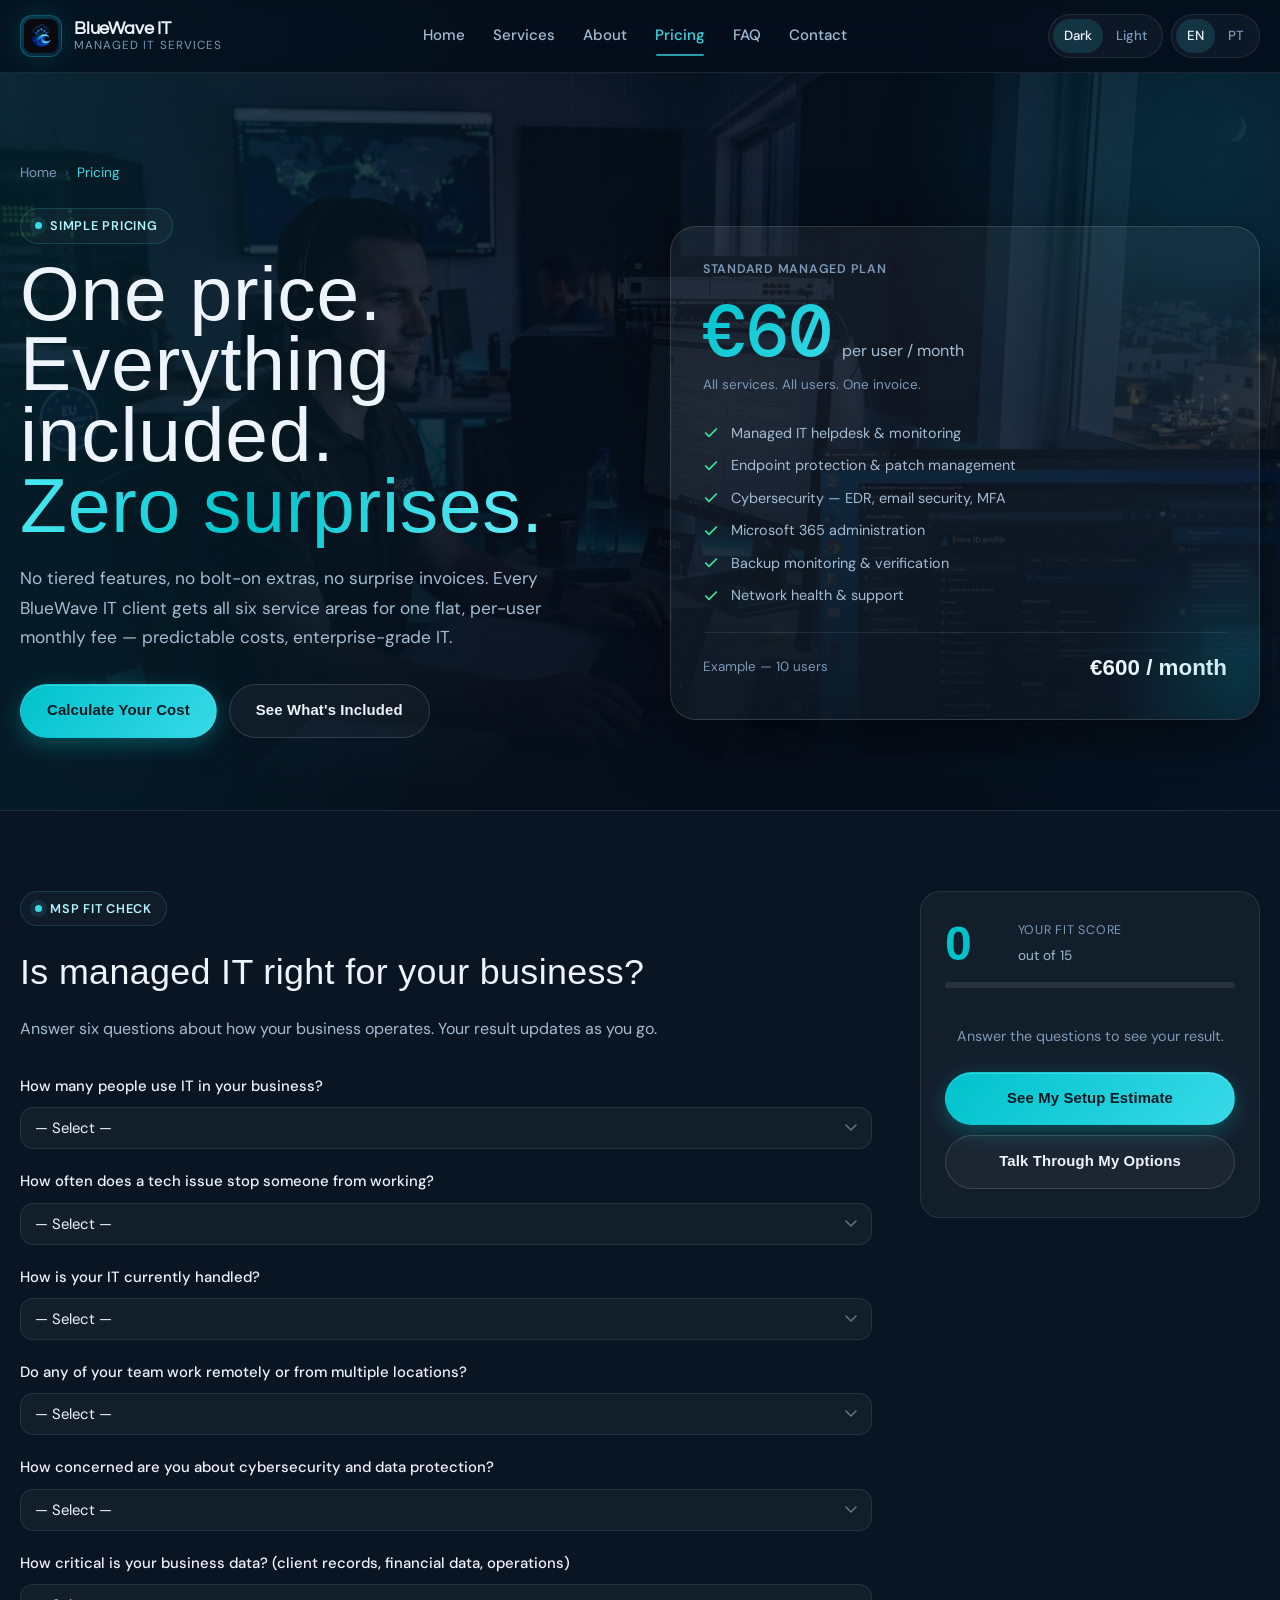
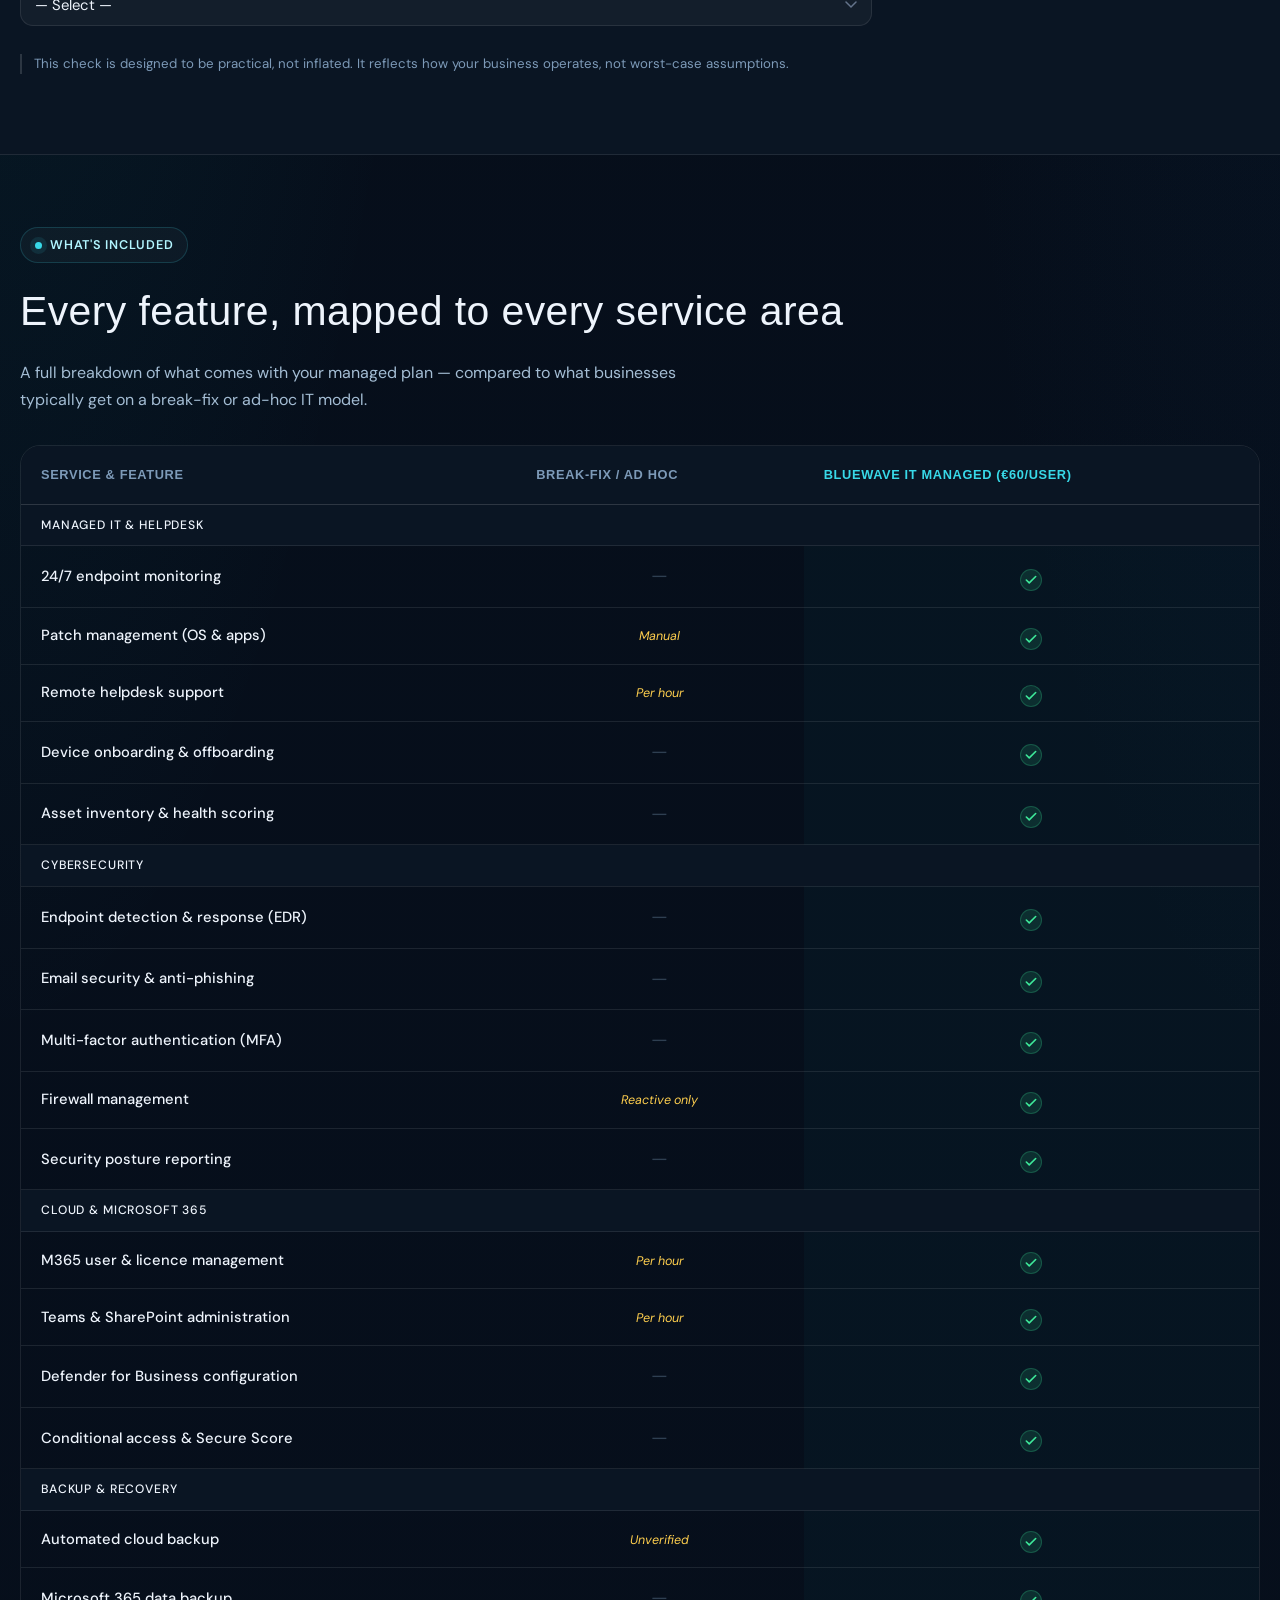
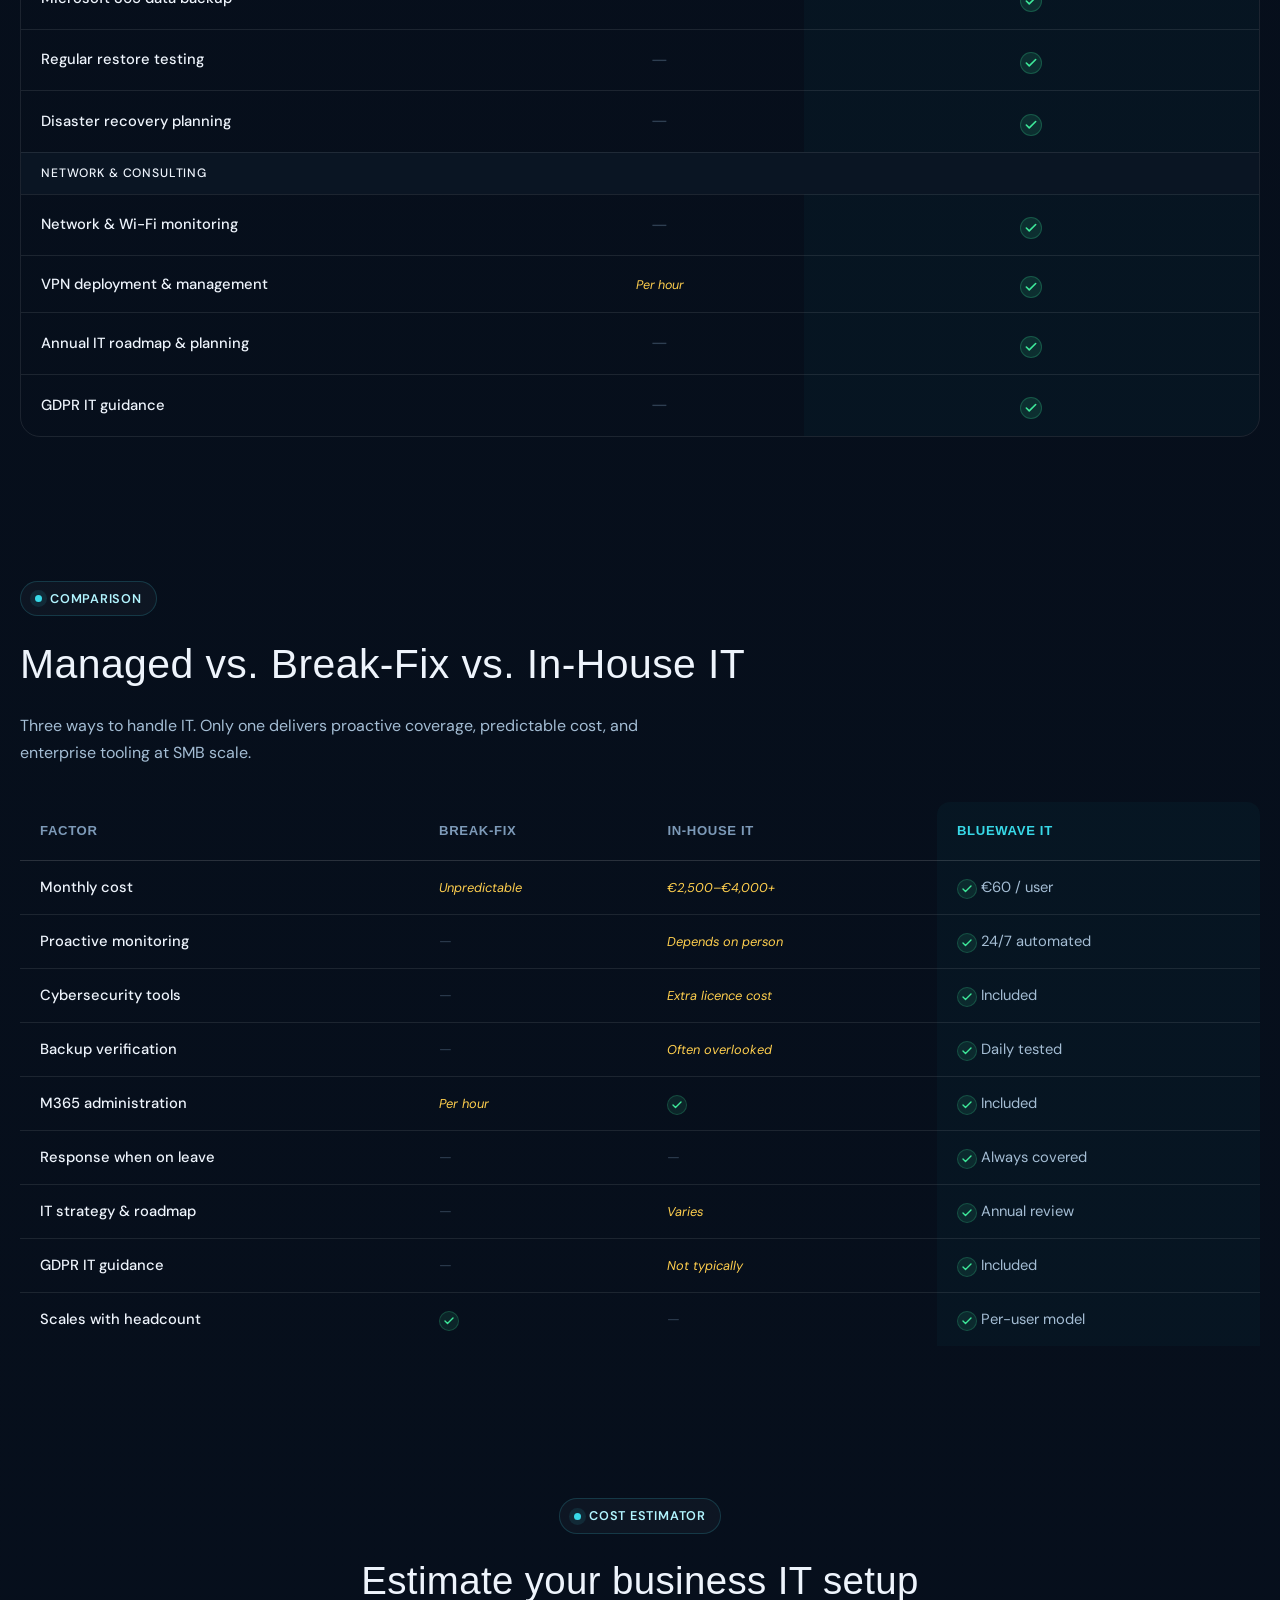
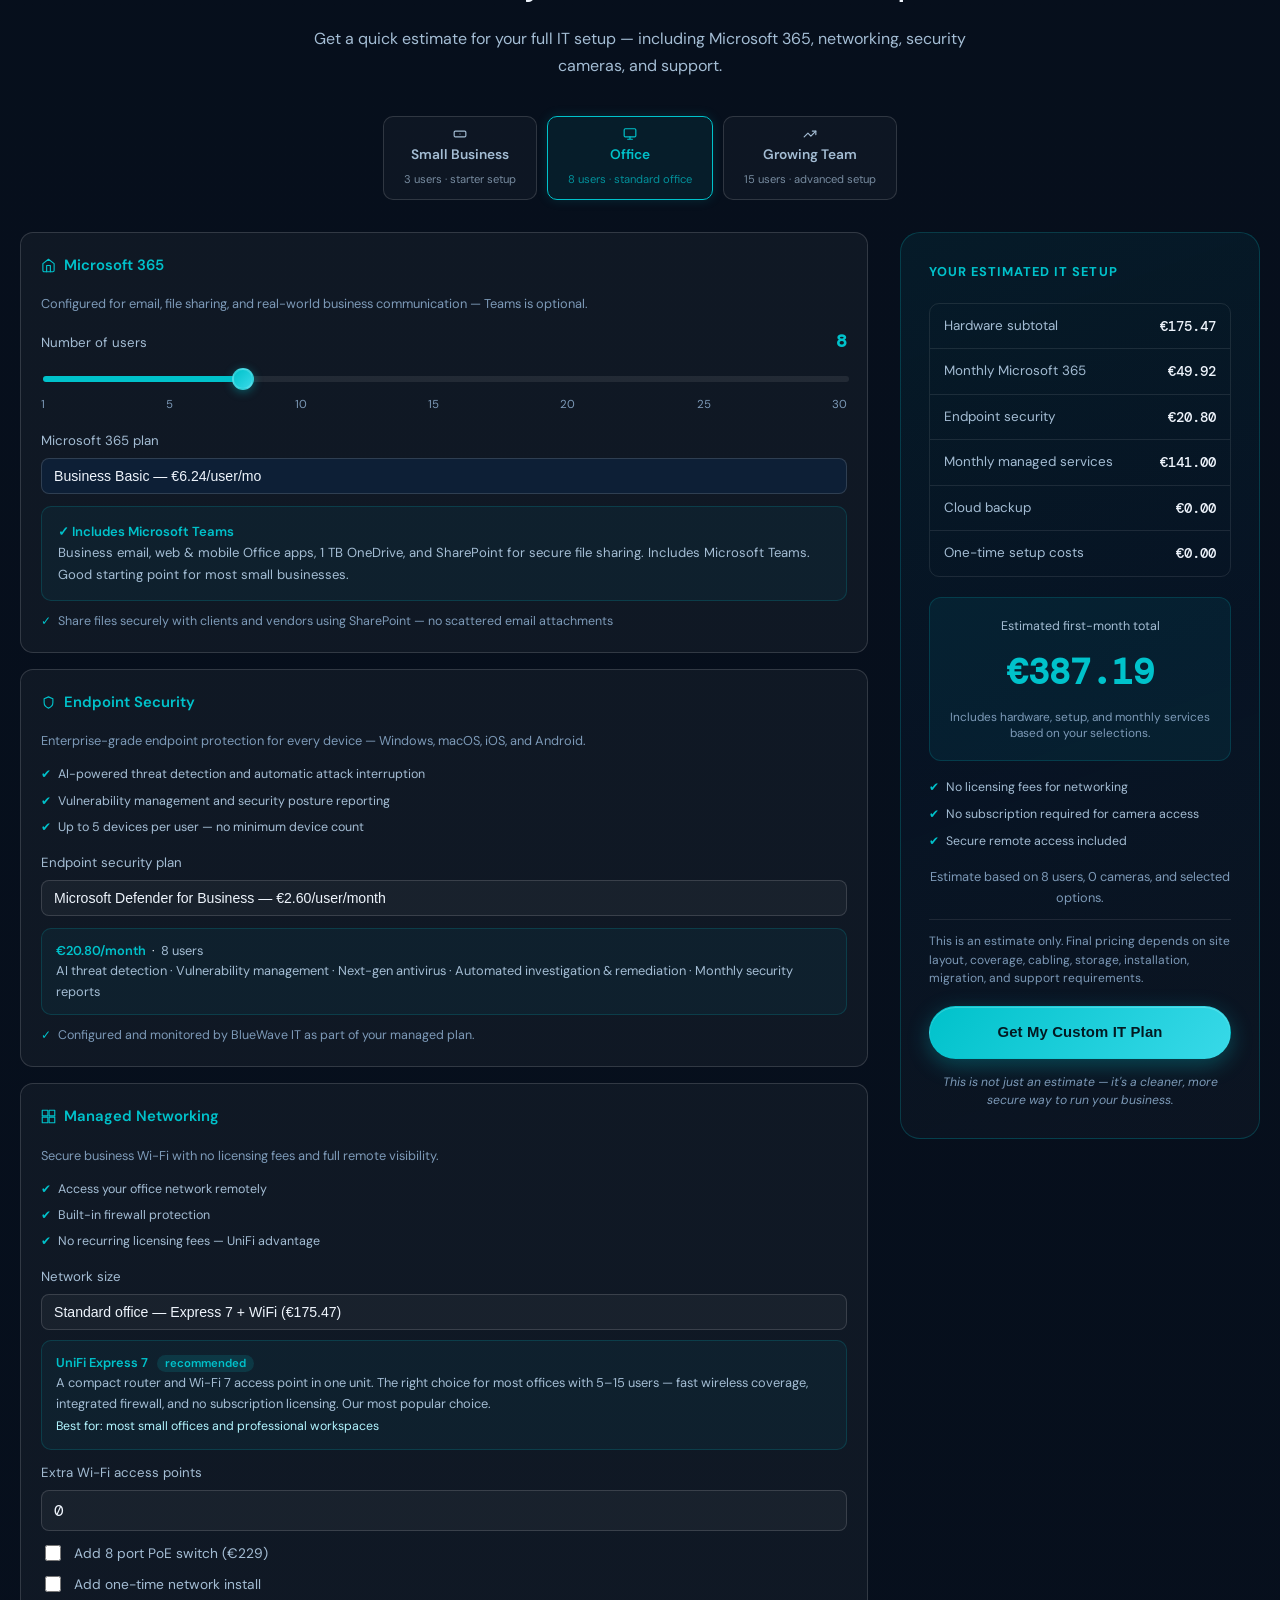
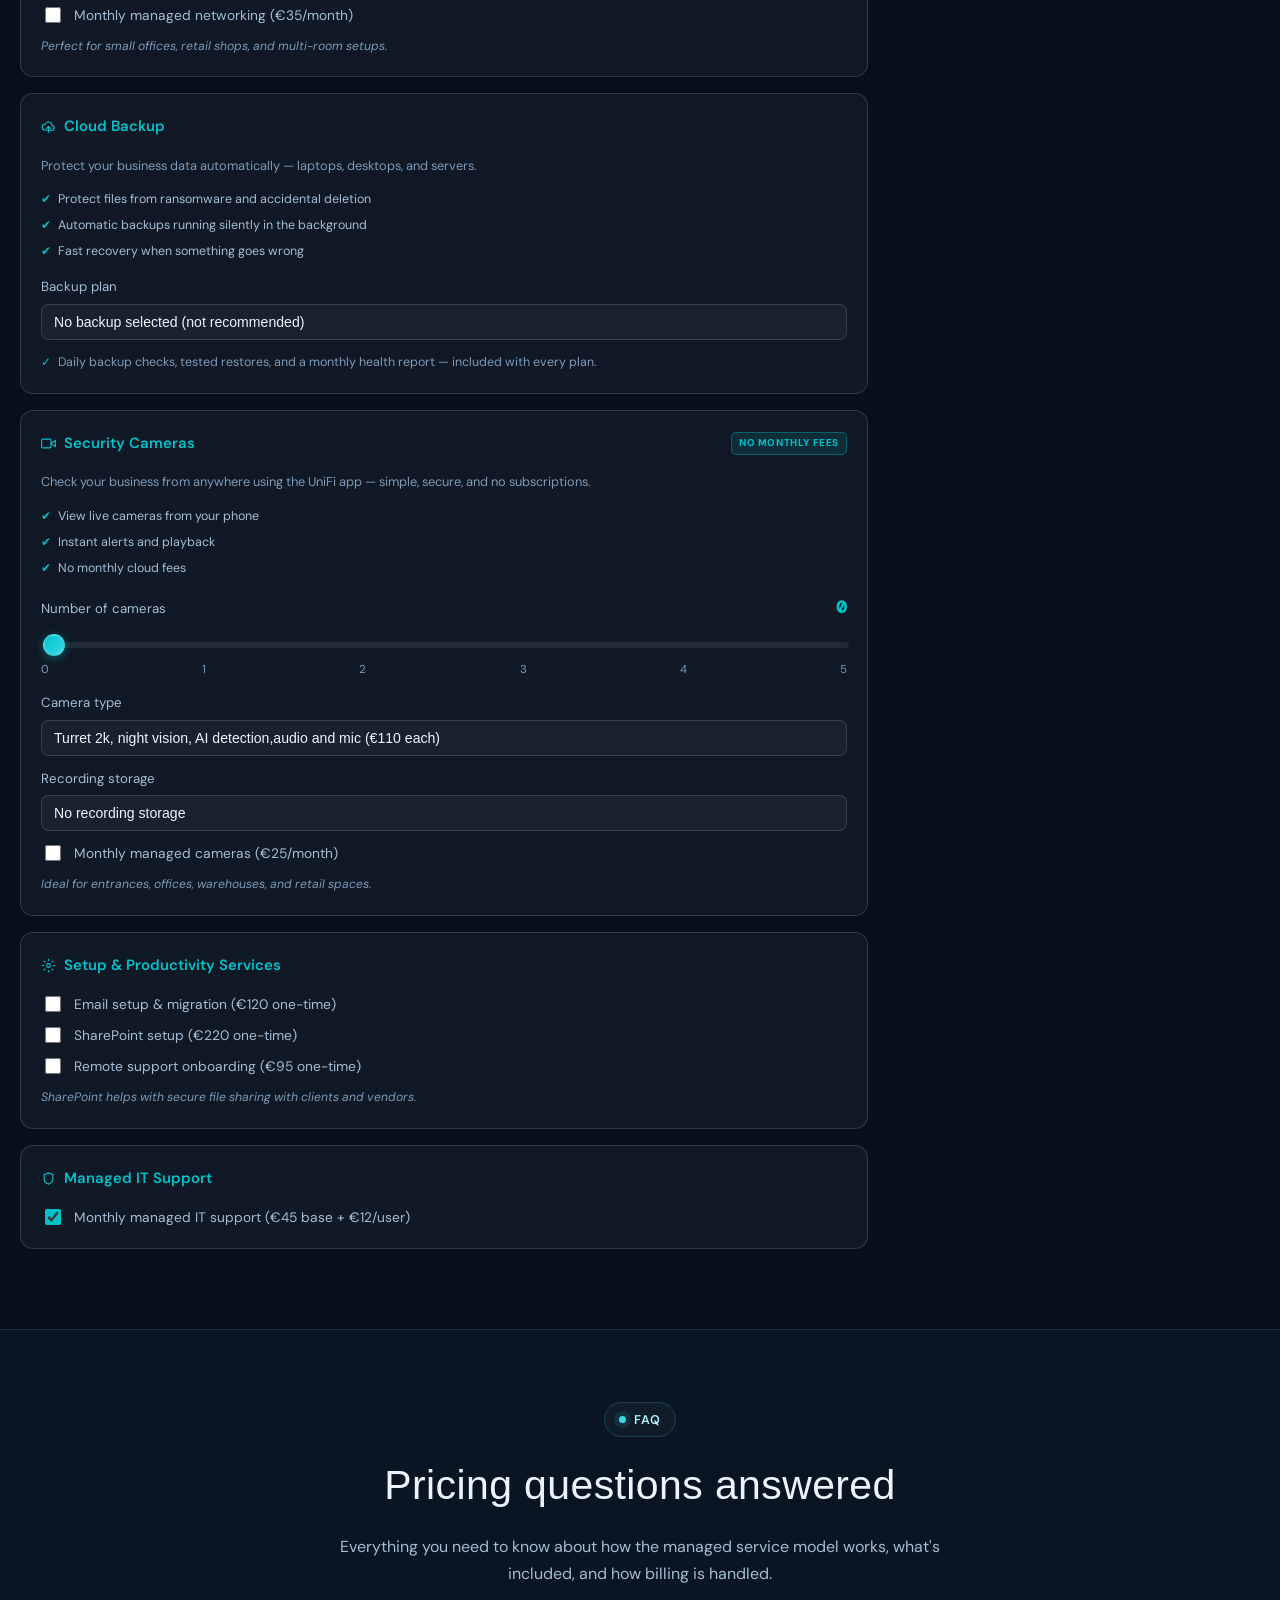
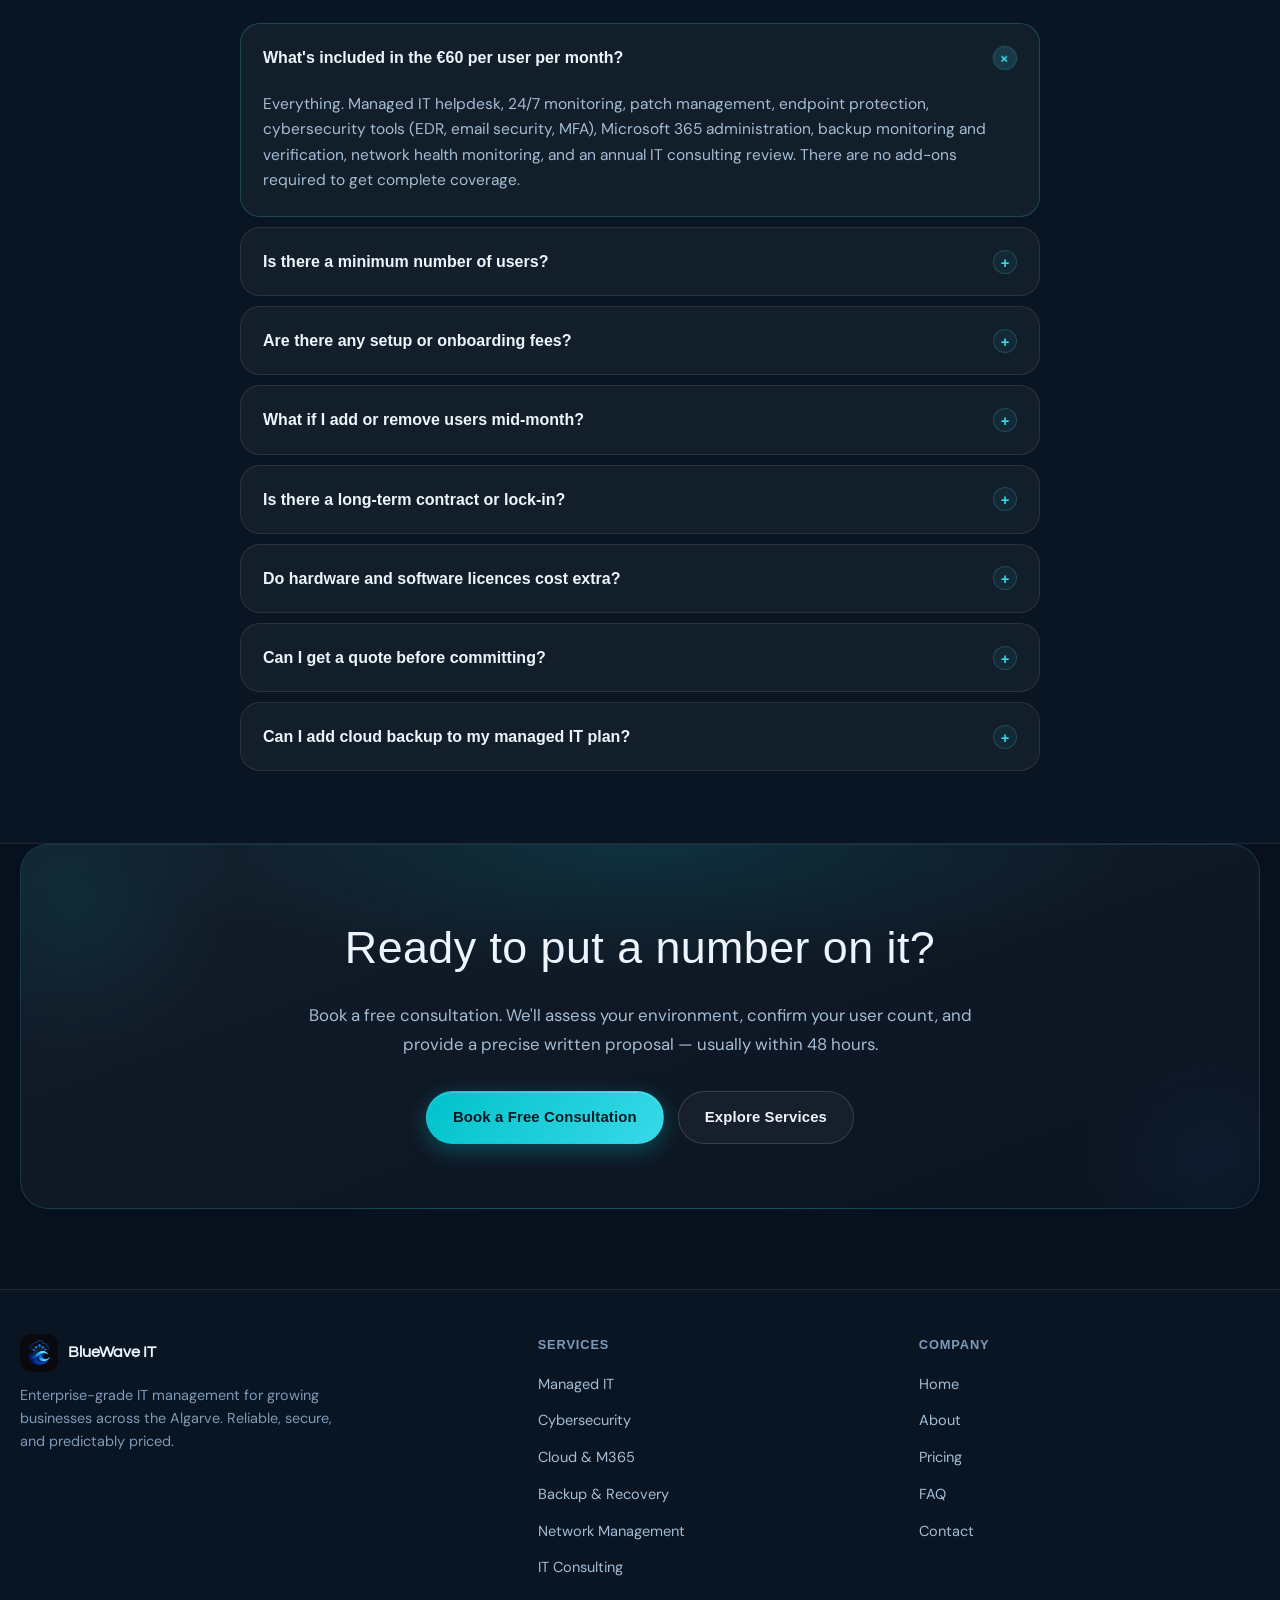
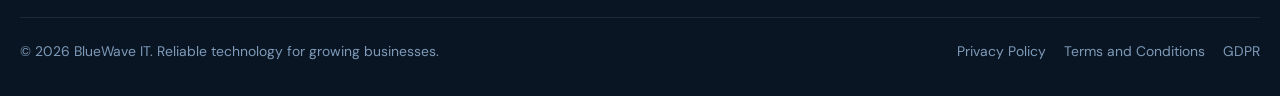
<file: pricing.html>
<!DOCTYPE html>
<html lang="en">
<head>
  <meta charset="UTF-8"/>
  <meta name="viewport" content="width=device-width, initial-scale=1.0"/>
  <title>Pricing | BlueWave IT — Managed IT Services, Algarve</title>
  <meta name="description" content="Simple, predictable MSP pricing. €60 per user per month — all six service areas included. No hidden fees. Algarve businesses only."/>

  <!-- ── SEO: Canonical & Robots ── -->
  <link rel="canonical" href="https://www.bluewaveit.pt/pricing.html"/>
  <meta name="robots" content="index, follow"/>
  <meta name="author" content="BlueWave IT"/>
  <meta name="keywords" content="managed IT services Algarve, MSP pricing Portugal, IT support Algarve, cybersecurity SMB, cloud backup Portugal, IT helpdesk Algarve, managed services €60, BlueWave IT"/>
  <meta name="geo.region" content="PT-08"/>
  <meta name="geo.placename" content="Algarve, Portugal"/>

  <!-- ── SEO: Open Graph (LinkedIn, WhatsApp, Facebook) ── -->
  <meta property="og:type"        content="website"/>
  <meta property="og:url"         content="https://www.bluewaveit.pt/pricing.html"/>
  <meta property="og:title"       content="Pricing | BlueWave IT — Managed IT Services, Algarve"/>
  <meta property="og:description" content="Simple, predictable IT support. €60 per user per month — helpdesk, cybersecurity, cloud backup, M365 and more. Serving Algarve SMBs."/>
  <meta property="og:image"       content="https://www.bluewaveit.pt/images/logo_dark.png"/>
  <meta property="og:locale"      content="en_GB"/>
  <meta property="og:site_name"   content="BlueWave IT"/>

  <!-- ── SEO: Twitter / X Card ── -->
  <meta name="twitter:card"        content="summary_large_image"/>
  <meta name="twitter:title"       content="Pricing | BlueWave IT — Managed IT Services, Algarve"/>
  <meta name="twitter:description" content="€60 per user per month. All IT services included — no hidden fees. Serving businesses across the Algarve."/>
  <meta name="twitter:image"       content="https://www.bluewaveit.pt/images/logo_dark.png"/>

  <!-- ── SEO: Structured Data (LocalBusiness + Service) ── -->
  <script type="application/ld+json">
  {
    "@context": "https://schema.org",
    "@type": "LocalBusiness",
    "name": "BlueWave IT",
    "description": "Managed IT Services provider serving small and medium businesses in the Algarve region of Portugal. €60 per user per month — helpdesk, cybersecurity, cloud backup, and Microsoft 365 support.",
    "url": "https://www.bluewaveit.pt",
    "logo": "https://www.bluewaveit.pt/images/logo_dark.png",
    "areaServed": {
      "@type": "AdministrativeArea",
      "name": "Algarve, Portugal"
    },
    "address": {
      "@type": "PostalAddress",
      "addressRegion": "Algarve",
      "addressCountry": "PT"
    },
    "priceRange": "€60/user/month",
    "serviceType": ["Managed IT Services", "Cybersecurity", "Cloud Backup", "Microsoft 365 Support"],
    "hasOfferCatalog": {
      "@type": "OfferCatalog",
      "name": "BlueWave IT Service Plans",
      "itemListElement": [
        {
          "@type": "Offer",
          "name": "Managed IT Plan",
          "description": "Full managed IT services including helpdesk, endpoint monitoring, patch management, cybersecurity, backup monitoring, and Microsoft 365 support.",
          "price": "60",
          "priceCurrency": "EUR",
          "priceSpecification": {
            "@type": "UnitPriceSpecification",
            "price": "60",
            "priceCurrency": "EUR",
            "unitText": "per user per month"
          }
        }
      ]
    }
  }
  </script>

  <!-- ── Favicon (inline SVG wave icon — no external dependency) ── -->
  <link rel="icon" type="image/svg+xml" href="data:image/svg+xml,%3Csvg xmlns='http://www.w3.org/2000/svg' viewBox='0 0 32 32'%3E%3Crect width='32' height='32' rx='8' fill='%23060e1a'/%3E%3Cpath d='M4 20 C8 14 12 22 16 16 C20 10 24 18 28 14' stroke='%2300c2cb' stroke-width='2.5' stroke-linecap='round' fill='none'/%3E%3Cpath d='M4 24 C8 18 12 26 16 20 C20 14 24 22 28 18' stroke='%2338d9e8' stroke-width='1.8' stroke-linecap='round' fill='none' opacity='0.55'/%3E%3C/svg%3E"/>
  <link rel="icon" type="image/png" sizes="32x32" href="https://www.bluewaveit.pt/images/logo_dark.png"/>
  <link rel="apple-touch-icon"       href="https://www.bluewaveit.pt/images/logo_dark.png"/>

  <link rel="preconnect" href="https://fonts.googleapis.com">
  <link rel="preconnect" href="https://fonts.gstatic.com" crossorigin>
  <link href="https://fonts.googleapis.com/css2?family=Questrial&family=Syne:wght@600;700;800&family=DM+Sans:ital,opsz,wght@0,9..40,300;0,9..40,400;0,9..40,500;0,9..40,600;1,9..40,400&family=DM+Mono:wght@400;500&display=swap" rel="stylesheet">

  

  <link rel="stylesheet" href="css/theme.css" />
  <link rel="stylesheet" href="css/nav.css" />
  <link rel="stylesheet" href="css/components.css" />
  <link rel="stylesheet" href="css/pages/pricing.css" />

</head>
<body>

  <!-- ─── HEADER ─────────────────────────────────────────────── -->
  <div id="site-nav"></div>


  <!-- ── PAGE HERO ── -->
  <div class="page-hero">
      <div class="hero-bg-img" aria-hidden="true"></div>
    <div class="container">
      <div class="hero-breadcrumb reveal">
        <a href="index.html" data-i18n="bc_home">Home</a>
        <span class="sep">›</span>
        <span class="current" data-i18n="bc_current">Pricing</span>
      </div>
      <div class="hero-layout">
        <div>
          <div class="section-label reveal d1" data-i18n="hero_label">Simple Pricing</div>
          <h1 class="reveal d1">
            <span data-i18n="hero_h1_a">One price.</span><br>
            <span data-i18n="hero_h1_b">Everything included.</span><br>
            <span class="gradient-text" data-i18n="hero_h1_c">Zero surprises.</span>
          </h1>
          <p class="reveal d2" data-i18n="hero_p">No tiered features, no bolt-on extras, no surprise invoices. Every BlueWave IT client gets all six service areas for one flat, per-user monthly fee — predictable costs, enterprise-grade IT.</p>
          <div class="reveal d2" style="display:flex;gap:12px;flex-wrap:wrap;">
            <a href="#calculator" class="btn btn-primary"   data-i18n="hero_cta_1">Calculate Your Cost</a>
            <a href="services.html" class="btn btn-secondary" data-i18n="hero_cta_2">See What's Included</a>
          </div>
        </div>
        <div class="reveal d2">
          <div class="hero-price-display">
            <div class="hpd-label" data-i18n="hpd_label">Standard Managed Plan</div>
            <div class="hpd-price">
              <strong>€60</strong>
              <span data-i18n="hpd_unit">per user / month</span>
            </div>
            <div class="hpd-note" data-i18n="hpd_note">All services. All users. One invoice.</div>
            <div class="hpd-includes">
              <div class="hpd-item" data-i18n="hpd_f1">Managed IT helpdesk &amp; monitoring</div>
              <div class="hpd-item" data-i18n="hpd_f2">Endpoint protection &amp; patch management</div>
              <div class="hpd-item" data-i18n="hpd_f3">Cybersecurity — EDR, email security, MFA</div>
              <div class="hpd-item" data-i18n="hpd_f4">Microsoft 365 administration</div>
              <div class="hpd-item" data-i18n="hpd_f5">Backup monitoring &amp; verification</div>
              <div class="hpd-item" data-i18n="hpd_f6">Network health &amp; support</div>
            </div>
            <div class="hpd-divider"></div>
            <div class="hpd-total-row">
              <span class="hpd-total-label" data-i18n="hpd_eg_label">Example — 10 users</span>
              <span class="hpd-total-val">€600 / <span data-i18n="hpd_month">month</span></span>
            </div>
          </div>
        </div>
      </div>
    </div>
  </div>


  <!-- ── MSP FIT CALCULATOR ── -->
  <section class="fit-section band" id="fit-check">
    <div class="container reveal">
      <div class="fit-layout">

        <!-- Left: Questions -->
        <div class="fit-questions">
          <div class="section-label" style="margin-bottom:16px;" data-i18n="fit_label">MSP Fit Check</div>
          <h2 style="font-size:clamp(1.7rem,2.8vw,2.5rem);margin-bottom:12px;" data-i18n="fit_h">Is managed IT right for your business?</h2>
          <p class="fit-sub" data-i18n="fit_sub">Answer six questions about how your business operates. Your result updates as you go.</p>

          <!-- Q1: Team size -->
          <div class="fit-q-group">
            <label for="fitQ1" data-i18n="fitQ1_label">How many people use IT in your business?</label>
            <select id="fitQ1" class="fit-select">
              <option value="-1" data-en="— Select —" data-pt="— Selecione —">— Select —</option>
              <option value="0" data-en="1–2 people" data-pt="1–2 pessoas">1–2 people</option>
              <option value="1" data-en="3–5 people" data-pt="3–5 pessoas">3–5 people</option>
              <option value="2" data-en="6–15 people" data-pt="6–15 pessoas">6–15 people</option>
              <option value="3" data-en="16+ people" data-pt="16+ pessoas">16+ people</option>
            </select>
          </div>

          <!-- Q2: Downtime frequency -->
          <div class="fit-q-group">
            <label for="fitQ2" data-i18n="fitQ2_label">How often does a tech issue stop someone from working?</label>
            <select id="fitQ2" class="fit-select">
              <option value="-1" data-en="— Select —" data-pt="— Selecione —">— Select —</option>
              <option value="0" data-en="Rarely or never" data-pt="Raramente ou nunca">Rarely or never</option>
              <option value="1" data-en="A few times a month" data-pt="Algumas vezes por mês">A few times a month</option>
              <option value="2" data-en="Weekly or more" data-pt="Semanalmente ou mais">Weekly or more</option>
            </select>
          </div>

          <!-- Q3: Current IT (inverted scoring) -->
          <div class="fit-q-group">
            <label for="fitQ3" data-i18n="fitQ3_label">How is your IT currently handled?</label>
            <select id="fitQ3" class="fit-select">
              <option value="-1" data-en="— Select —" data-pt="— Selecione —">— Select —</option>
              <option value="0" data-en="Dedicated in-house IT person" data-pt="Pessoa de IT dedicada internamente">Dedicated in-house IT person</option>
              <option value="1" data-en="A colleague who handles IT on the side" data-pt="Um colega que trata da IT em paralelo">A colleague who handles IT on the side</option>
              <option value="2" data-en="No one — we just deal with issues as they come" data-pt="Ninguém — resolvemos os problemas à medida que surgem">No one — we just deal with issues as they come</option>
            </select>
          </div>

          <!-- Q4: Remote / multi-site -->
          <div class="fit-q-group">
            <label for="fitQ4" data-i18n="fitQ4_label">Do any of your team work remotely or from multiple locations?</label>
            <select id="fitQ4" class="fit-select">
              <option value="-1" data-en="— Select —" data-pt="— Selecione —">— Select —</option>
              <option value="0" data-en="No — everyone is in one place" data-pt="Não — todos estão no mesmo local">No — everyone is in one place</option>
              <option value="1" data-en="Sometimes — a few people occasionally" data-pt="Às vezes — algumas pessoas ocasionalmente">Sometimes — a few people occasionally</option>
              <option value="2" data-en="Yes — regularly, or across locations" data-pt="Sim — regularmente, ou em vários locais">Yes — regularly, or across locations</option>
            </select>
          </div>

          <!-- Q5: Security concern -->
          <div class="fit-q-group">
            <label for="fitQ5" data-i18n="fitQ5_label">How concerned are you about cybersecurity and data protection?</label>
            <select id="fitQ5" class="fit-select">
              <option value="-1" data-en="— Select —" data-pt="— Selecione —">— Select —</option>
              <option value="0" data-en="Not very — we haven't had issues" data-pt="Pouco — não tivemos problemas">Not very — we haven't had issues</option>
              <option value="1" data-en="Somewhat — we know it matters but haven't fully addressed it" data-pt="Algum — sabemos que é importante, mas ainda não tratámos totalmente">Somewhat — we know it matters but haven't fully addressed it</option>
              <option value="2" data-en="Very — it's a real concern for us" data-pt="Elevado — é uma preocupação real para nós">Very — it's a real concern for us</option>
            </select>
          </div>

          <!-- Q6: Data criticality -->
          <div class="fit-q-group">
            <label for="fitQ6" data-i18n="fitQ6_label">How critical is your business data? (client records, financial data, operations)</label>
            <select id="fitQ6" class="fit-select">
              <option value="-1" data-en="— Select —" data-pt="— Selecione —">— Select —</option>
              <option value="0" data-en="Low — we could recover without it" data-pt="Baixa — conseguíamos recuperar sem eles">Low — we could recover without it</option>
              <option value="1" data-en="Moderate — losing it would cause problems" data-pt="Moderada — perdê-los causaria problemas">Moderate — losing it would cause problems</option>
              <option value="2" data-en="High — losing it would be seriously damaging" data-pt="Elevada — perdê-los seria seriamente prejudicial">High — losing it would be seriously damaging</option>
            </select>
          </div>

          <p class="fit-trust" data-i18n="fit_trust">This check is designed to be practical, not inflated. It reflects how your business operates, not worst-case assumptions.</p>
        </div>

        <!-- Right: Result panel -->
        <div class="fit-result-wrap">
          <div class="fit-result-panel">

            <!-- Score display -->
            <div class="fit-score-row">
              <span class="fit-score-number" id="fitScore">0</span>
              <span class="fit-score-meta">
                <span class="fit-score-label" data-i18n="fit_score_label">Your fit score</span>
                <span class="fit-score-of"><span data-i18n="fit_score_of">out of 15</span></span>
              </span>
            </div>

            <!-- Progress bar -->
            <div class="fit-band-track">
              <div class="fit-band-fill fit-band-empty" id="fitBandBar" style="width:0%"></div>
            </div>

            <!-- Empty state -->
            <div id="fitEmptyMsg" class="fit-empty" data-i18n="fit_empty_msg">Answer the questions to see your result.</div>

            <!-- Result content (hidden until answered) -->
            <div id="fitResultWrap" style="display:none;">
              <div class="fit-result-title" id="fitResultTitle"></div>
              <p class="fit-result-desc" id="fitResultDesc"></p>

              <div id="fitReasonsWrap">
                <div class="fit-section-head" data-i18n="fit_reasons_head">Why this matters for you</div>
                <ul class="fit-reasons-list" id="fitReasonsList"></ul>
              </div>

              <div class="fit-budget-wrap">
                <div class="fit-section-head" data-i18n="fit_budget_head">What to budget</div>
                <p class="fit-budget-text" id="fitBudgetText"></p>
              </div>
            </div>

            <!-- CTAs — always visible -->
            <div class="fit-actions">
              <a href="#calculator"><button class="btn btn-primary" style="width:100%;justify-content:center;" onclick="document.getElementById('calculator').scrollIntoView({behavior:'smooth'})" data-i18n="fit_cta_primary">See My Setup Estimate</button></a>
              <a href="contact.html" class="btn btn-secondary" style="width:100%;justify-content:center;text-decoration:none;" data-i18n="fit_cta_secondary">Talk Through My Options</a>
            </div>

          </div>
        </div>

      </div><!-- /.fit-layout -->
    </div><!-- /.container -->
  </section>

  <style>
    /* ── MSP Fit Calculator ───────────────────────────── */
    .fit-section { padding: 80px 0; }
    .fit-layout {
      display: grid;
      grid-template-columns: 1fr 340px;
      gap: 48px;
      align-items: start;
    }
    .fit-sub {
      color: var(--muted-2);
      max-width: 58ch;
      margin-bottom: 32px;
    }
    /* Questions */
    .fit-q-group { margin-bottom: 20px; }
    .fit-q-group label {
      display: block;
      font-size: 0.93rem;
      font-weight: 500;
      color: var(--text);
      margin-bottom: 8px;
    }
    .fit-select {
      width: 100%;
      background: var(--bg-card);
      border: 1px solid var(--line);
      border-radius: var(--r-sm);
      color: var(--text);
      padding: 10px 14px;
      font-size: 0.93rem;
      font-family: inherit;
      appearance: none;
      -webkit-appearance: none;
      cursor: pointer;
      color-scheme: dark;
      background-image: url("data:image/svg+xml,%3Csvg xmlns='http://www.w3.org/2000/svg' width='12' height='8' viewBox='0 0 12 8'%3E%3Cpath d='M1 1l5 5 5-5' stroke='%2364748b' stroke-width='1.5' fill='none' stroke-linecap='round'/%3E%3C/svg%3E");
      background-repeat: no-repeat;
      background-position: right 14px center;
      padding-right: 36px;
      transition: border-color 0.18s;
    }
    .fit-select:focus { outline: none; border-color: var(--cyan); }
    .theme-light .fit-select { color-scheme: light; }
    .fit-trust {
      font-size: 0.83rem;
      color: var(--muted);
      border-left: 2px solid var(--line-s);
      padding-left: 12px;
      margin-top: 28px;
      line-height: 1.55;
    }
    /* Result panel */
    .fit-result-wrap {
      position: sticky;
      top: calc(var(--hh, 72px) + 20px);
    }
    .fit-result-panel {
      background: var(--bg-card);
      border: 1px solid var(--line);
      border-radius: var(--r);
      padding: 28px 24px;
    }
    /* Score */
    .fit-score-row {
      display: flex;
      align-items: center;
      gap: 14px;
      margin-bottom: 14px;
    }
    .fit-score-number {
      font-size: 3rem;
      font-weight: 700;
      color: var(--cyan);
      line-height: 1;
      font-family: var(--fd, var(--font-display, inherit));
      min-width: 2.2ch;
    }
    .fit-score-meta {
      display: flex;
      flex-direction: column;
      gap: 3px;
    }
    .fit-score-label {
      font-size: 0.78rem;
      color: var(--muted);
      text-transform: uppercase;
      letter-spacing: 0.06em;
    }
    .fit-score-of {
      font-size: 0.85rem;
      color: var(--muted-2);
    }
    /* Band bar */
    .fit-band-track {
      height: 6px;
      background: var(--line);
      border-radius: 3px;
      margin-bottom: 20px;
      overflow: hidden;
    }
    .fit-band-fill {
      height: 100%;
      border-radius: 3px;
      transition: width 0.4s ease, background-color 0.3s ease;
    }
    .fit-band-empty  { background: var(--line-s, #2a3d52); }
    .fit-band-0 { background: var(--muted, #64748b); }
    .fit-band-1 { background: var(--amber, #f59e0b); }
    .fit-band-2 { background: var(--cyan-2, #22d3ee); }
    .fit-band-3 { background: var(--green, #22c55e); }
    /* States */
    .fit-empty {
      font-size: 0.9rem;
      color: var(--muted);
      text-align: center;
      padding: 16px 0 20px;
    }
    .fit-result-title {
      font-size: 1.1rem;
      font-weight: 600;
      color: var(--text);
      margin-bottom: 8px;
    }
    .fit-result-desc {
      font-size: 0.875rem;
      color: var(--muted-2);
      line-height: 1.65;
      margin-bottom: 18px;
    }
    .fit-section-head {
      font-size: 0.75rem;
      font-weight: 600;
      text-transform: uppercase;
      letter-spacing: 0.07em;
      color: var(--cyan-3);
      margin-bottom: 8px;
    }
    .fit-reasons-list {
      margin: 0 0 18px 0;
      padding-left: 18px;
    }
    .fit-reasons-list li {
      font-size: 0.85rem;
      color: var(--muted-2);
      line-height: 1.55;
      margin-bottom: 6px;
    }
    .fit-budget-wrap { margin-bottom: 22px; }
    .fit-budget-text {
      font-size: 0.875rem;
      color: var(--muted-2);
      line-height: 1.6;
      margin: 0;
    }
    /* CTAs */
    .fit-actions {
      display: flex;
      flex-direction: column;
      gap: 10px;
      margin-top: 4px;
    }
    /* Mobile */
    @media (max-width: 860px) {
      .fit-layout { grid-template-columns: 1fr; }
      .fit-result-wrap { position: static; }
    }
  </style>


  <!-- ── SERVICE INCLUSION MATRIX ── -->
  <section class="matrix-section">
    <div class="container reveal">
      <div style="margin-bottom:32px;">
        <div class="section-label" data-i18n="matrix_label">What's Included</div>
        <h2 style="font-size:clamp(2rem,3.2vw,2.8rem);margin-bottom:12px;" data-i18n="matrix_h">Every feature, mapped to every service area</h2>
        <p style="color:var(--muted-2);max-width:62ch;" data-i18n="matrix_p">A full breakdown of what comes with your managed plan — compared to what businesses typically get on a break-fix or ad-hoc IT model.</p>
      </div>
      <div class="matrix-wrap">
        <table class="matrix-table">
          <thead>
            <tr>
              <th data-i18n="mx_th1">Service &amp; Feature</th>
              <th data-i18n="mx_th2">Break-Fix / Ad Hoc</th>
              <th class="col-managed" data-i18n="mx_th3">BlueWave IT Managed (€60/user)</th>
            </tr>
          </thead>
          <tbody>
            <!-- IT Support -->
            <tr class="matrix-cat"><td colspan="3" data-i18n="mx_cat1">Managed IT &amp; Helpdesk</td></tr>
            <tr><td data-i18n="mx_r1">24/7 endpoint monitoring</td><td><span class="m-dash">—</span></td><td class="col-managed"><span class="m-check">✓</span></td></tr>
            <tr><td data-i18n="mx_r2">Patch management (OS &amp; apps)</td><td><span class="m-part" data-i18n="mx_manual">Manual</span></td><td class="col-managed"><span class="m-check">✓</span></td></tr>
            <tr><td data-i18n="mx_r3">Remote helpdesk support</td><td><span class="m-part" data-i18n="mx_perhour">Per hour</span></td><td class="col-managed"><span class="m-check">✓</span></td></tr>
            <tr><td data-i18n="mx_r4">Device onboarding &amp; offboarding</td><td><span class="m-dash">—</span></td><td class="col-managed"><span class="m-check">✓</span></td></tr>
            <tr><td data-i18n="mx_r5">Asset inventory &amp; health scoring</td><td><span class="m-dash">—</span></td><td class="col-managed"><span class="m-check">✓</span></td></tr>
            <!-- Security -->
            <tr class="matrix-cat"><td colspan="3" data-i18n="mx_cat2">Cybersecurity</td></tr>
            <tr><td data-i18n="mx_r6">Endpoint detection &amp; response (EDR)</td><td><span class="m-dash">—</span></td><td class="col-managed"><span class="m-check">✓</span></td></tr>
            <tr><td data-i18n="mx_r7">Email security &amp; anti-phishing</td><td><span class="m-dash">—</span></td><td class="col-managed"><span class="m-check">✓</span></td></tr>
            <tr><td data-i18n="mx_r8">Multi-factor authentication (MFA)</td><td><span class="m-dash">—</span></td><td class="col-managed"><span class="m-check">✓</span></td></tr>
            <tr><td data-i18n="mx_r9">Firewall management</td><td><span class="m-part" data-i18n="mx_reactive">Reactive only</span></td><td class="col-managed"><span class="m-check">✓</span></td></tr>
            <tr><td data-i18n="mx_r10">Security posture reporting</td><td><span class="m-dash">—</span></td><td class="col-managed"><span class="m-check">✓</span></td></tr>
            <!-- Cloud -->
            <tr class="matrix-cat"><td colspan="3" data-i18n="mx_cat3">Cloud &amp; Microsoft 365</td></tr>
            <tr><td data-i18n="mx_r11">M365 user &amp; licence management</td><td><span class="m-part" data-i18n="mx_perhour">Per hour</span></td><td class="col-managed"><span class="m-check">✓</span></td></tr>
            <tr><td data-i18n="mx_r12">Teams &amp; SharePoint administration</td><td><span class="m-part" data-i18n="mx_perhour">Per hour</span></td><td class="col-managed"><span class="m-check">✓</span></td></tr>
            <tr><td data-i18n="mx_r13">Defender for Business configuration</td><td><span class="m-dash">—</span></td><td class="col-managed"><span class="m-check">✓</span></td></tr>
            <tr><td data-i18n="mx_r14">Conditional access &amp; Secure Score</td><td><span class="m-dash">—</span></td><td class="col-managed"><span class="m-check">✓</span></td></tr>
            <!-- Backup -->
            <tr class="matrix-cat"><td colspan="3" data-i18n="mx_cat4">Backup &amp; Recovery</td></tr>
            <tr><td data-i18n="mx_r15">Automated cloud backup</td><td><span class="m-part" data-i18n="mx_unverified">Unverified</span></td><td class="col-managed"><span class="m-check">✓</span></td></tr>
            <tr><td data-i18n="mx_r16">Microsoft 365 data backup</td><td><span class="m-dash">—</span></td><td class="col-managed"><span class="m-check">✓</span></td></tr>
            <tr><td data-i18n="mx_r17">Regular restore testing</td><td><span class="m-dash">—</span></td><td class="col-managed"><span class="m-check">✓</span></td></tr>
            <tr><td data-i18n="mx_r18">Disaster recovery planning</td><td><span class="m-dash">—</span></td><td class="col-managed"><span class="m-check">✓</span></td></tr>
            <!-- Network -->
            <tr class="matrix-cat"><td colspan="3" data-i18n="mx_cat5">Network &amp; Consulting</td></tr>
            <tr><td data-i18n="mx_r19">Network &amp; Wi-Fi monitoring</td><td><span class="m-dash">—</span></td><td class="col-managed"><span class="m-check">✓</span></td></tr>
            <tr><td data-i18n="mx_r20">VPN deployment &amp; management</td><td><span class="m-part" data-i18n="mx_perhour">Per hour</span></td><td class="col-managed"><span class="m-check">✓</span></td></tr>
            <tr><td data-i18n="mx_r21">Annual IT roadmap &amp; planning</td><td><span class="m-dash">—</span></td><td class="col-managed"><span class="m-check">✓</span></td></tr>
            <tr><td data-i18n="mx_r22">GDPR IT guidance</td><td><span class="m-dash">—</span></td><td class="col-managed"><span class="m-check">✓</span></td></tr>
          </tbody>
        </table>
      </div>
    </div>
  </section>

  <!-- ── COMPARISON TABLE ── -->
  <section class="compare-section">
    <div class="container reveal">
      <div class="section-label" data-i18n="cmp_label">Comparison</div>
      <h2 style="font-size:clamp(2rem,3.2vw,2.8rem);margin-bottom:12px;" data-i18n="cmp_h">Managed vs. Break-Fix vs. In-House IT</h2>
      <p style="color:var(--muted-2);max-width:62ch;" data-i18n="cmp_p">Three ways to handle IT. Only one delivers proactive coverage, predictable cost, and enterprise tooling at SMB scale.</p>
      <div class="compare-wrap">
        <table class="compare-table">
          <thead>
            <tr>
              <th data-i18n="cth1">Factor</th>
              <th data-i18n="cth2">Break-Fix</th>
              <th data-i18n="cth3">In-House IT</th>
              <th class="col-bw" data-i18n="cth4">BlueWave IT</th>
            </tr>
          </thead>
          <tbody>
            <tr><td data-i18n="cr1">Monthly cost</td><td><span class="prt" data-i18n="cr1b">Unpredictable</span></td><td><span class="prt" data-i18n="cr1c">€2,500–€4,000+</span></td><td class="col-bw"><span class="chk">✓</span> <span data-i18n="cr1d">€60 / user</span></td></tr>
            <tr><td data-i18n="cr2">Proactive monitoring</td><td><span class="dsh">—</span></td><td><span class="prt" data-i18n="cr2c">Depends on person</span></td><td class="col-bw"><span class="chk">✓</span> <span data-i18n="cr2d">24/7 automated</span></td></tr>
            <tr><td data-i18n="cr3">Cybersecurity tools</td><td><span class="dsh">—</span></td><td><span class="prt" data-i18n="cr3c">Extra licence cost</span></td><td class="col-bw"><span class="chk">✓</span> <span data-i18n="cr3d">Included</span></td></tr>
            <tr><td data-i18n="cr4">Backup verification</td><td><span class="dsh">—</span></td><td><span class="prt" data-i18n="cr4c">Often overlooked</span></td><td class="col-bw"><span class="chk">✓</span> <span data-i18n="cr4d">Daily tested</span></td></tr>
            <tr><td data-i18n="cr5">M365 administration</td><td><span class="prt" data-i18n="cr5b">Per hour</span></td><td><span class="chk">✓</span></td><td class="col-bw"><span class="chk">✓</span> <span data-i18n="cr5d">Included</span></td></tr>
            <tr><td data-i18n="cr6">Response when on leave</td><td><span class="dsh">—</span></td><td><span class="dsh">—</span></td><td class="col-bw"><span class="chk">✓</span> <span data-i18n="cr6d">Always covered</span></td></tr>
            <tr><td data-i18n="cr7">IT strategy &amp; roadmap</td><td><span class="dsh">—</span></td><td><span class="prt" data-i18n="cr7c">Varies</span></td><td class="col-bw"><span class="chk">✓</span> <span data-i18n="cr7d">Annual review</span></td></tr>
            <tr><td data-i18n="cr8">GDPR IT guidance</td><td><span class="dsh">—</span></td><td><span class="prt" data-i18n="cr8c">Not typically</span></td><td class="col-bw"><span class="chk">✓</span> <span data-i18n="cr8d">Included</span></td></tr>
            <tr><td data-i18n="cr9">Scales with headcount</td><td><span class="chk">✓</span></td><td><span class="dsh">—</span></td><td class="col-bw"><span class="chk">✓</span> <span data-i18n="cr9d">Per-user model</span></td></tr>
          </tbody>
        </table>
      </div>
    </div>
  </section>


  <!-- ── COST ESTIMATOR ── -->
  <span id="calculator"></span>
  <section class="est-section" id="estimator">
    <div class="container reveal">
      <div style="margin-bottom:36px;text-align:center;">
        <div class="section-label" style="margin:0 auto 14px;" data-i18n="est_label">Cost Estimator</div>
        <h2 style="font-size:clamp(1.9rem,3vw,2.7rem);margin-bottom:12px;" data-i18n="est_h">Estimate your business IT setup</h2>
        <p style="color:var(--muted-2);max-width:64ch;margin:0 auto;" data-i18n="est_p">Get a quick estimate for your full IT setup — including Microsoft 365, networking, security cameras, and support.</p>
      </div>

      <!-- ── PRESET BUTTONS ── -->
      <div style="display:flex;justify-content:center;gap:10px;flex-wrap:wrap;margin-bottom:32px;">
        <button class="est-preset-btn" data-preset="small" onclick="applyPreset('small')">
          <svg viewBox="0 0 24 24" width="14" height="14" fill="none" stroke="currentColor" stroke-width="2" stroke-linecap="round" stroke-linejoin="round"><path d="M20 7H4a2 2 0 0 0-2 2v6a2 2 0 0 0 2 2h16a2 2 0 0 0 2-2V9a2 2 0 0 0-2-2z"/><path d="M12 12h.01"/></svg>
          Small Business
          <span style="display:block;font-size:0.70rem;font-weight:400;opacity:0.7;margin-top:2px;">3 users · starter setup</span>
        </button>
        <button class="est-preset-btn active" data-preset="office" onclick="applyPreset('office')">
          <svg viewBox="0 0 24 24" width="14" height="14" fill="none" stroke="currentColor" stroke-width="2" stroke-linecap="round" stroke-linejoin="round"><rect x="2" y="3" width="20" height="14" rx="2"/><path d="M8 21h8M12 17v4"/></svg>
          Office
          <span style="display:block;font-size:0.70rem;font-weight:400;opacity:0.7;margin-top:2px;">8 users · standard office</span>
        </button>
        <button class="est-preset-btn" data-preset="growing" onclick="applyPreset('growing')">
          <svg viewBox="0 0 24 24" width="14" height="14" fill="none" stroke="currentColor" stroke-width="2" stroke-linecap="round" stroke-linejoin="round"><polyline points="22 7 13.5 15.5 8.5 10.5 2 17"/><polyline points="16 7 22 7 22 13"/></svg>
          Growing Team
          <span style="display:block;font-size:0.70rem;font-weight:400;opacity:0.7;margin-top:2px;">15 users · advanced setup</span>
        </button>
      </div>

      <div class="est-layout">

        <!-- ── INPUTS ── -->
        <div class="est-inputs">

          <!-- Microsoft 365 -->
          <div class="est-group">
            <div class="est-group-head">
              <svg viewBox="0 0 24 24" width="15" height="15" fill="none" stroke="currentColor" stroke-width="1.8" stroke-linecap="round" stroke-linejoin="round"><path d="M3 9l9-7 9 7v11a2 2 0 0 1-2 2H5a2 2 0 0 1-2-2z"/><polyline points="9 22 9 12 15 12 15 22"/></svg>
              <span data-i18n="est_ms_head">Microsoft 365</span>
            </div>
            <p style="font-size:0.80rem;color:var(--muted);margin:0 0 14px;line-height:1.5;" data-i18n="est_ms_sub">Configured for email, file sharing, and real-world business communication — Teams is optional.</p>

            <!-- Users slider -->
            <div class="est-field">
              <div style="display:flex;justify-content:space-between;align-items:baseline;margin-bottom:6px;">
                <label class="est-label" for="est-users" style="margin:0;" data-i18n="est_users_label">Number of users</label>
                <span class="est-slider-val" id="est-users-display">8</span>
              </div>
              <input type="range" class="est-slider" id="est-users" min="1" max="30" value="8" step="1"/>
              <div style="display:flex;justify-content:space-between;margin-top:4px;font-size:0.72rem;color:var(--muted);">
                <span>1</span><span>5</span><span>10</span><span>15</span><span>20</span><span>25</span><span>30</span>
              </div>
            </div>

            <!-- Plan selector -->
            <div class="est-field" style="margin-top:16px;">
              <label class="est-label" for="est-ms-plan" data-i18n="est_ms_plan_label">Microsoft 365 plan</label>
              <select class="est-select est-select-dark" id="est-ms-plan">
                <optgroup label="Includes Microsoft Teams (video calls &amp; meetings)">
                  <option value="basic"    selected>Business Basic — €6.24/user/mo</option>
                  <option value="standard">Business Standard — €12.96/user/mo</option>
                  <option value="premium" >Business Premium — €22.92/user/mo</option>
                </optgroup>
                <optgroup label="Without Teams · EEA — use WhatsApp instead">
                  <option value="basic_eea"   >Business Basic EEA — €4.56/user/mo</option>
                  <option value="standard_eea">Business Standard EEA — €9.60/user/mo</option>
                  <option value="premium_eea" >Business Premium EEA — €19.56/user/mo</option>
                  <option value="apps_smb"    >M365 Apps for SMB — €10.92/user/mo</option>
                </optgroup>
              </select>
            </div>

            <!-- Plan detail card — populated by JS on every change -->
            <div id="est-ms-detail" style="margin-top:12px;padding:14px 16px;background:rgba(0,194,203,0.05);border:1px solid rgba(0,194,203,0.18);border-radius:10px;font-size:0.82rem;line-height:1.65;min-height:64px;"></div>

            <div style="margin-top:10px;display:flex;align-items:flex-start;gap:7px;font-size:0.78rem;color:var(--muted);">
              <span style="color:var(--cyan);flex:0 0 auto;">✓</span>
              <span data-i18n="est_ms_sharepoint_hint">Share files securely with clients and vendors using SharePoint — no scattered email attachments</span>
            </div>

          </div>

          <!-- Microsoft Defender for Business -->
          <div class="est-group">
            <div class="est-group-head">
              <svg viewBox="0 0 24 24" width="15" height="15" fill="none" stroke="currentColor" stroke-width="1.8" stroke-linecap="round" stroke-linejoin="round"><path d="M12 3l7 3v6c0 4.5-3 7.5-7 9-4-1.5-7-4.5-7-9V6l7-3z"/></svg>
              <span data-i18n="est_def_head">Endpoint Security</span>
            </div>
            <p style="font-size:0.80rem;color:var(--muted);margin:0 0 14px;line-height:1.5;" data-i18n="est_def_sub">Enterprise-grade endpoint protection for every device — Windows, macOS, iOS, and Android.</p>

            <div style="display:flex;flex-direction:column;gap:5px;margin-bottom:14px;">
              <div style="display:flex;align-items:flex-start;gap:7px;font-size:0.78rem;color:var(--muted-2);">
                <span style="color:var(--cyan);flex:0 0 auto;">✔</span>
                <span data-i18n="est_def_b1">AI-powered threat detection and automatic attack interruption</span>
              </div>
              <div style="display:flex;align-items:flex-start;gap:7px;font-size:0.78rem;color:var(--muted-2);">
                <span style="color:var(--cyan);flex:0 0 auto;">✔</span>
                <span data-i18n="est_def_b2">Vulnerability management and security posture reporting</span>
              </div>
              <div style="display:flex;align-items:flex-start;gap:7px;font-size:0.78rem;color:var(--muted-2);">
                <span style="color:var(--cyan);flex:0 0 auto;">✔</span>
                <span data-i18n="est_def_b3">Up to 5 devices per user — no minimum device count</span>
              </div>
            </div>

            <div class="est-field">
              <label class="est-label" for="est-defender-plan" data-i18n="est_def_plan_label">Endpoint security plan</label>
              <select class="est-select" id="est-defender-plan">
                <option value="none"     data-en="No endpoint security (not recommended)" data-pt="Sem segurança de endpoint (não recomendado)">No endpoint security (not recommended)</option>
                <option value="defender" selected data-en="Microsoft Defender for Business — €2.60/user/month" data-pt="Microsoft Defender for Business — €2,60/utilizador/mês">Microsoft Defender for Business — €2.60/user/month</option>
              </select>
            </div>

            <!-- Shown when Business Premium M365 plan is selected (Defender included) -->
            <div id="est-def-included-note" style="display:none;margin-top:10px;padding:10px 13px;background:rgba(0,194,203,0.06);border:1px solid rgba(0,194,203,0.22);border-radius:8px;">
              <div style="display:flex;align-items:flex-start;gap:8px;font-size:0.80rem;color:var(--cyan-3);">
                <span style="flex:0 0 auto;font-size:0.9rem;">✓</span>
                <span data-i18n="est_def_included_note">Microsoft Defender for Business is included with your Business Premium licence — no extra cost.</span>
              </div>
            </div>

            <!-- Detail card — populated by JS -->
            <div id="est-def-detail" style="margin-top:12px;padding:12px 14px;background:rgba(0,194,203,0.05);border:1px solid rgba(0,194,203,0.18);border-radius:10px;font-size:0.80rem;line-height:1.6;display:none;"></div>

            <div style="margin-top:10px;display:flex;align-items:flex-start;gap:7px;font-size:0.78rem;color:var(--muted);">
              <span style="color:var(--cyan);flex:0 0 auto;">✓</span>
              <span data-i18n="est_def_hint">Configured and monitored by BlueWave IT as part of your managed plan.</span>
            </div>
          </div>

          <!-- Networking -->
          <div class="est-group">
            <div class="est-group-head">
              <svg viewBox="0 0 24 24" width="15" height="15" fill="none" stroke="currentColor" stroke-width="1.8" stroke-linecap="round" stroke-linejoin="round"><rect x="2" y="2" width="9" height="9"/><rect x="13" y="2" width="9" height="9"/><rect x="13" y="13" width="9" height="9"/><rect x="2" y="13" width="9" height="9"/></svg>
              <span data-i18n="est_net_head">Managed Networking</span>
            </div>
            <p style="font-size:0.80rem;color:var(--muted);margin:0 0 14px;line-height:1.5;" data-i18n="est_net_sub">Secure business Wi-Fi with no licensing fees and full remote visibility.</p>

            <div style="display:flex;flex-direction:column;gap:5px;margin-bottom:14px;">
              <div style="display:flex;align-items:flex-start;gap:7px;font-size:0.78rem;color:var(--muted-2);">
                <span style="color:var(--cyan);flex:0 0 auto;">✔</span>
                <span data-i18n="est_net_b1">Access your office network remotely</span>
              </div>
              <div style="display:flex;align-items:flex-start;gap:7px;font-size:0.78rem;color:var(--muted-2);">
                <span style="color:var(--cyan);flex:0 0 auto;">✔</span>
                <span data-i18n="est_net_b2">Built-in advanced firewall protection</span>
              </div>
              <div style="display:flex;align-items:flex-start;gap:7px;font-size:0.78rem;color:var(--muted-2);">
                <span style="color:var(--cyan);flex:0 0 auto;">✔</span>
                <span data-i18n="est_net_b3">No recurring licensing fees — UniFi advantage</span>
              </div>
            </div>

            <div class="est-field">
              <label class="est-label" for="est-net-size" data-i18n="est_net_size_label">Network size</label>
              <select class="est-select" id="est-net-size">
                <option value="none"     data-en="No networking hardware"                  data-pt="Sem hardware de rede"                    data-i18n="est_net_size_none">No networking hardware</option>
                <option value="small"    data-en="Small site — UDM + WiFi (€295.81)"              data-pt="Local pequeno — UDM + WiFi (€295,81)"           data-i18n="est_net_size_small">Small site — UDM (€295.81)</option>
                <option value="standard" selected data-en="Standard office — Express 7 + WiFi (€175.47)" data-pt="Escritório standard — Express 7 + WiFi (€175,47)" data-i18n="est_net_size_standard">Standard office — Express 7 (€175.47)</option>
                <option value="advanced" data-en="Larger office — UDM-SE (€465.49)"       data-pt="Escritório maior — UDM-SE (€465,49)"      data-i18n="est_net_size_advanced">Larger office — UDM-SE (€465.49)</option>
              </select>
              <!-- Dynamic recommendation card — populated by recalcEstimator() -->
              <div id="est-net-detail" style="margin-top:10px;padding:12px 14px;border-radius:10px;font-size:0.80rem;line-height:1.6;border:1px solid rgba(0,194,203,0.18);background:rgba(0,194,203,0.05);"></div>
            </div>
            <div class="est-field">
              <label class="est-label" for="est-extra-aps" data-i18n="est_extra_aps_label">Extra Wi-Fi access points</label>
              <input class="est-number" type="number" id="est-extra-aps" min="0" value="0" step="1"/>
            </div>
            <div class="est-check-row">
              <input type="checkbox" id="est-add-switch" class="est-check"/>
              <label for="est-add-switch" data-i18n="est_add_switch_label">Add 8 port PoE switch (€229)</label>
            </div>
            <div class="est-check-row">
              <input type="checkbox" id="est-add-install" class="est-check"/>
              <label for="est-add-install" data-i18n="est_add_install_label">Add one-time network install</label>
            </div>
            <div class="est-check-row">
              <input type="checkbox" id="est-managed-network" class="est-check"/>
              <label for="est-managed-network" data-i18n="est_managed_net_label">Monthly managed networking (€35/month)</label>
            </div>
            <div class="est-hint" style="margin-top:8px;" data-i18n="est_net_helper">Perfect for small offices, retail shops, and multi-room setups.</div>
          </div>

          <!-- Cloud Backup -->
          <div class="est-group">
            <div class="est-group-head">
              <svg viewBox="0 0 24 24" width="15" height="15" fill="none" stroke="currentColor" stroke-width="1.8" stroke-linecap="round" stroke-linejoin="round"><path d="M7 18h10a4 4 0 0 0 .4-8A5.5 5.5 0 0 0 6.8 8.2 3.8 3.8 0 0 0 7 18z"/><polyline points="9 15 12 12 15 15"/><line x1="12" y1="12" x2="12" y2="21"/></svg>
              <span data-i18n="est_bk_head">Cloud Backup</span>
            </div>
            <p style="font-size:0.80rem;color:var(--muted);margin:0 0 14px;line-height:1.5;" data-i18n="est_bk_sub">Protect your business data automatically — laptops, desktops, and servers.</p>

            <div style="display:flex;flex-direction:column;gap:5px;margin-bottom:14px;">
              <div style="display:flex;align-items:flex-start;gap:7px;font-size:0.78rem;color:var(--muted-2);">
                <span style="color:var(--cyan);flex:0 0 auto;">✔</span>
                <span data-i18n="est_bk_b1">Protect files from ransomware and accidental deletion</span>
              </div>
              <div style="display:flex;align-items:flex-start;gap:7px;font-size:0.78rem;color:var(--muted-2);">
                <span style="color:var(--cyan);flex:0 0 auto;">✔</span>
                <span data-i18n="est_bk_b2">Automatic backups running silently in the background</span>
              </div>
              <div style="display:flex;align-items:flex-start;gap:7px;font-size:0.78rem;color:var(--muted-2);">
                <span style="color:var(--cyan);flex:0 0 auto;">✔</span>
                <span data-i18n="est_bk_b3">Fast recovery when something goes wrong</span>
              </div>
            </div>

            <div class="est-field">
              <label class="est-label" for="est-backup-plan" data-i18n="est_bk_plan_label">Backup plan</label>
              <select class="est-select" id="est-backup-plan">
                <option value="none"       data-i18n="est_bk_plan_none">No backup selected (not recommended)</option>
                <option value="none"     data-i18n="est_bk_plan_onsite">On-site backup required</option>
                <option value="essentials" data-i18n="est_bk_plan_essentials">Essentials — up to 500 GB · €39/month</option>
                <option value="standard"   data-i18n="est_bk_plan_standard">Standard — up to 2 TB · €119/month</option>
                <option value="plus"       data-i18n="est_bk_plan_plus">Plus — up to 5 TB · €249/month</option>
                <option value="archive"    data-i18n="est_bk_plan_archive">Archive Retention — up to 5 TB · €79/month</option>
              </select>
            </div>

            <!-- Plan detail card — populated by JS -->
            <div id="est-bk-detail" style="margin-top:12px;padding:12px 14px;background:rgba(0,194,203,0.05);border:1px solid rgba(0,194,203,0.18);border-radius:10px;font-size:0.80rem;line-height:1.6;display:none;"></div>

            <div style="margin-top:10px;display:flex;align-items:flex-start;gap:7px;font-size:0.78rem;color:var(--muted);">
              <span style="color:var(--cyan);flex:0 0 auto;">✓</span>
              <span data-i18n="est_bk_hint">Daily backup checks, tested restores, and a monthly health report — included with every plan.</span>
            </div>
          </div>

          <!-- Cameras -->
          <div class="est-group">
            <div class="est-group-head">
              <svg viewBox="0 0 24 24" width="15" height="15" fill="none" stroke="currentColor" stroke-width="1.8" stroke-linecap="round" stroke-linejoin="round"><path d="M23 7l-7 5 7 5V7z"/><rect x="1" y="5" width="15" height="14" rx="2"/></svg>
              <span data-i18n="est_cam_head">Security Cameras</span>
              <span class="est-no-fee-badge" data-i18n="est_cam_badge">NO MONTHLY FEES</span>
            </div>
            <p style="font-size:0.80rem;color:var(--muted);margin:0 0 14px;line-height:1.5;" data-i18n="est_cam_sub">Check your business from anywhere using the UniFi app — simple, secure, and no subscriptions.</p>

            <div style="display:flex;flex-direction:column;gap:5px;margin-bottom:14px;">
              <div style="display:flex;align-items:flex-start;gap:7px;font-size:0.78rem;color:var(--muted-2);">
                <span style="color:var(--cyan);flex:0 0 auto;">✔</span>
                <span data-i18n="est_cam_b1">View live cameras from your phone</span>
              </div>
              <div style="display:flex;align-items:flex-start;gap:7px;font-size:0.78rem;color:var(--muted-2);">
                <span style="color:var(--cyan);flex:0 0 auto;">✔</span>
                <span data-i18n="est_cam_b2">Instant alerts and playback</span>
              </div>
              <div style="display:flex;align-items:flex-start;gap:7px;font-size:0.78rem;color:var(--muted-2);">
                <span style="color:var(--cyan);flex:0 0 auto;">✔</span>
                <span data-i18n="est_cam_b3">No monthly cloud fees</span>
              </div>
            </div>

            <div class="est-field">
              <div style="display:flex;justify-content:space-between;align-items:baseline;margin-bottom:6px;">
                <label class="est-label" for="est-cameras" style="margin:0;" data-i18n="est_cameras_label">Number of cameras</label>
                <span class="est-slider-val" id="est-cameras-display">0</span>
              </div>
              <input type="range" class="est-slider" id="est-cameras" min="0" max="5" value="0" step="1"/>
              <div style="display:flex;justify-content:space-between;margin-top:4px;font-size:0.72rem;color:var(--muted);">
                <span>0</span><span>1</span><span>2</span><span>3</span><span>4</span><span>5</span>
              </div>
            </div>
            <div class="est-field">
              <label class="est-label" for="est-cam-type" data-i18n="est_cam_type_label">Camera type</label>
              <select class="est-select" id="est-cam-type">
                <option value="essential" data-en="Turret 2k, night vision, AI detection,audio and mic (€110 each)" data-pt="Torreta 2K, visão noturna, deteção por IA, áudio e microfone. (€110 cada)" data-i18n="est_cam_type_essential">Essential Coverage (€77.20 each)</option>
                <option value="advanced"  data-en="Wireless Indoor and Outdoor IP Security Camera (€220.50 each)" data-pt="Sem fios Câmara de segurança IP para ambientes interiores e exteriores (€220.50  cada)" data-i18n="est_cam_type_advanced">Advanced Coverage (€168.86 each)</option>
              </select>
            </div>
            <div class="est-field">
              <label class="est-label" for="est-cam-recording" data-i18n="est_cam_rec_label">Recording storage</label>
              <select class="est-select" id="est-cam-recording">
                <option value="none"     data-en="No recording storage"              data-pt="Sem armazenamento de gravação"         data-i18n="est_cam_rec_none">No recording storage</option>
                <option value="basic"    data-en="Basic recording (€274.70)"         data-pt="Gravação básica (€274,70)"             data-i18n="est_cam_rec_basic">Basic recording (€274.70)</option>
                <option value="advanced" data-en="Advanced recording system (€599.00)" data-pt="Sistema avançado (€599,00)"          data-i18n="est_cam_rec_advanced">Advanced recording system (€599.00)</option>
              </select>
            </div>
            <div class="est-check-row">
              <input type="checkbox" id="est-managed-cameras" class="est-check"/>
              <label for="est-managed-cameras" data-i18n="est_managed_cam_label">Monthly managed cameras (€25/month)</label>
            </div>
            <div class="est-hint" style="margin-top:8px;" data-i18n="est_cam_helper">Ideal for entrances, offices, warehouses, and retail spaces.</div>
          </div>

          <!-- Setup Services -->
          <div class="est-group">
            <div class="est-group-head">
              <svg viewBox="0 0 24 24" width="15" height="15" fill="none" stroke="currentColor" stroke-width="1.8" stroke-linecap="round" stroke-linejoin="round"><circle cx="12" cy="12" r="3"/><path d="M19.07 4.93l-1.41 1.41M6.34 17.66l-1.41 1.41M2 12h2M20 12h2M4.93 4.93l1.41 1.41M17.66 17.66l1.41 1.41M12 2v2M12 20v2"/></svg>
              <span data-i18n="est_setup_head">Setup &amp; Productivity Services</span>
            </div>
            <div class="est-check-row">
              <input type="checkbox" id="est-email-migration" class="est-check"/>
              <label for="est-email-migration" data-i18n="est_email_label">Email setup &amp; migration (€120 one-time)</label>
            </div>
            <div class="est-check-row">
              <input type="checkbox" id="est-sharepoint-setup" class="est-check"/>
              <label for="est-sharepoint-setup" data-i18n="est_sp_label">SharePoint setup (€220 one-time)</label>
            </div>
            <div class="est-check-row">
              <input type="checkbox" id="est-remote-onboarding" class="est-check"/>
              <label for="est-remote-onboarding" data-i18n="est_onboard_label">Remote support onboarding (€95 one-time)</label>
            </div>
            <div class="est-hint" style="margin-top:6px;">SharePoint helps with secure file sharing with clients and vendors.</div>
          </div>

          <!-- Managed IT -->
          <div class="est-group">
            <div class="est-group-head">
              <svg viewBox="0 0 24 24" width="15" height="15" fill="none" stroke="currentColor" stroke-width="1.8" stroke-linecap="round" stroke-linejoin="round"><path d="M12 3l7 3v6c0 4.5-3 7.5-7 9-4-1.5-7-4.5-7-9V6l7-3z"/></svg>
              <span data-i18n="est_it_head">Managed IT Support</span>
            </div>
            <div class="est-check-row">
              <input type="checkbox" id="est-managed-it"  class="est-check" checked/>
              <label for="est-managed-it" data-i18n="est_managed_it_label">Monthly managed IT support (€45 base + €12/user)</label>
            </div>
          </div>



        </div><!-- /est-inputs -->

        <!-- ── SUMMARY ── -->
        <div class="est-summary-wrap">
          <div class="est-summary">
            <div class="est-summary-head" data-i18n="est_summary_head">Your estimated IT setup</div>

            <div class="est-out-rows">
              <div class="est-out-row">
                <span data-i18n="est_out_hardware_label">Hardware subtotal</span>
                <span class="est-out-val" id="est-out-hardware">€0.00</span>
              </div>
              <div class="est-out-row">
                <span data-i18n="est_out_software_label">Monthly Microsoft 365</span>
                <span class="est-out-val" id="est-out-software">€0.00</span>
              </div>
              <div class="est-out-row" id="est-out-defender-row" style="display:none;">
                <span data-i18n="est_out_defender_label">Endpoint security</span>
                <span class="est-out-val" id="est-out-defender">€0.00</span>
              </div>
              <div class="est-out-row">
                <span data-i18n="est_out_managed_label">Monthly managed services</span>
                <span class="est-out-val" id="est-out-managed">€0.00</span>
              </div>
              <div class="est-out-row">
                <span data-i18n="est_out_backup_label">Cloud backup</span>
                <span class="est-out-val" id="est-out-backup">€0.00</span>
              </div>
              <div class="est-out-row">
                <span data-i18n="est_out_setup_label">One-time setup costs</span>
                <span class="est-out-val" id="est-out-setup">€0.00</span>
              </div>
            </div>

            <div class="est-total-block">
              <div class="est-total-label" data-i18n="est_out_first_month_label">Estimated first-month total</div>
              <div class="est-total-num" id="est-out-first-month">€0.00</div>
              <div style="font-size:0.74rem;color:var(--muted);margin-top:6px;line-height:1.4;" data-i18n="est_total_note">Includes hardware, setup, and monthly services based on your selections.</div>
            </div>

            <!-- Value bullets -->
            <div style="display:flex;flex-direction:column;gap:6px;margin-bottom:14px;">
              <div style="display:flex;align-items:flex-start;gap:7px;font-size:0.77rem;color:var(--muted-2);">
                <span style="color:var(--cyan);flex:0 0 auto;">✔</span>
                <span data-i18n="est_val_b1">No licensing fees for networking</span>
              </div>
              <div style="display:flex;align-items:flex-start;gap:7px;font-size:0.77rem;color:var(--muted-2);">
                <span style="color:var(--cyan);flex:0 0 auto;">✔</span>
                <span data-i18n="est_val_b2">No subscription required for camera access</span>
              </div>
              <div style="display:flex;align-items:flex-start;gap:7px;font-size:0.77rem;color:var(--muted-2);">
                <span style="color:var(--cyan);flex:0 0 auto;">✔</span>
                <span data-i18n="est_val_b3">Secure remote access included</span>
              </div>
            </div>

            <div class="est-summary-text" id="est-out-summary"></div>

            <div class="est-disclaimer-text" data-i18n="est_disclaimer">This is an estimate only. Final pricing depends on site layout, coverage, cabling, installation, migration, and support requirements.</div>

            <a href="contact.html" class="btn btn-primary" style="width:100%;justify-content:center;margin-top:18px;" data-i18n="est_cta">Get My Custom IT Plan</a>

            <p style="font-size:0.76rem;color:var(--muted);text-align:center;margin-top:14px;line-height:1.5;font-style:italic;" data-i18n="est_psychology">This is not just an estimate — it's a cleaner, more secure way to run your business.</p>
          </div>
        </div>

      </div><!-- /est-layout -->
    </div>
  </section>

  <style>
  /* ── ESTIMATOR ── */
  .est-section { padding: 80px 0; }
  .est-layout { display:grid; grid-template-columns:1fr 360px; gap:32px; align-items:start; }
  @media(max-width:900px){ .est-layout { grid-template-columns:1fr; } }
  .est-inputs { display:flex; flex-direction:column; gap:16px; }
  .est-group { background:var(--bg-card); border:1px solid var(--line-s); border-radius:var(--r-sm,13px); padding:20px; }
  .est-group-head { display:flex; align-items:center; gap:8px; font-weight:600; font-size:0.93rem; color:var(--cyan); margin-bottom:16px; }
  .est-field { margin-bottom:12px; }
  .est-field:last-child { margin-bottom:0; }
  .est-label { display:block; font-size:0.83rem; color:var(--muted-2); margin-bottom:5px; }
  .est-number { width:100%; background:rgba(255,255,255,0.04); border:1px solid var(--line-s); border-radius:8px; color:var(--text); font-family:var(--fm,monospace); font-size:1rem; padding:9px 12px; outline:none; transition:border-color .15s; }
  .est-number:focus { border-color:var(--cyan); }
  .est-select { width:100%; background:rgba(255,255,255,0.04); border:1px solid var(--line-s); border-radius:8px; color:var(--text); font-size:0.88rem; padding:9px 12px; outline:none; cursor:pointer; transition:border-color .15s; appearance:none; }
  .est-select:focus { border-color:var(--cyan); }
  .est-check-row { display:flex; align-items:flex-start; gap:10px; margin-bottom:10px; font-size:0.86rem; color:var(--muted-2); line-height:1.5; cursor:pointer; }
  .est-check-row:last-child { margin-bottom:0; }
  .est-check { flex:0 0 auto; width:16px; height:16px; accent-color:var(--cyan); cursor:pointer; margin-top:2px; }
  .est-check-row label { cursor:pointer; }
  .est-hint { font-size:0.76rem; color:var(--muted); font-style:italic; }
  body.theme-light .est-number, body.theme-light .est-select { background:rgba(0,0,0,0.04); color:var(--text); }

  /* Slider */
  .est-slider { width:100%; -webkit-appearance:none; appearance:none; height:5px; border-radius:3px; background:linear-gradient(90deg,var(--cyan) 0%,var(--line-s) 0%); outline:none; cursor:pointer; }
  .est-slider::-webkit-slider-thumb { -webkit-appearance:none; appearance:none; width:18px; height:18px; border-radius:50%; background:var(--cyan); border:2px solid #060e1a; box-shadow:0 0 8px rgba(0,194,203,0.5); cursor:pointer; }
  .est-slider::-moz-range-thumb { width:18px; height:18px; border-radius:50%; background:var(--cyan); border:2px solid #060e1a; box-shadow:0 0 8px rgba(0,194,203,0.5); cursor:pointer; }
  .est-slider-val { font-family:var(--fm,monospace); font-size:1.1rem; font-weight:700; color:var(--cyan); min-width:2ch; text-align:right; }

  /* Dropdown — force dark colours so text is readable in the native dropdown overlay */
  .est-select-dark { color-scheme: dark; background-color: #0d1f36; color: #eef4fc; }
  .est-select-dark optgroup { background-color: #060e1a; color: #7d9ab8; font-style: normal; font-weight: 700; font-size: 0.76rem; }
  .est-select-dark option { background-color: #0d1f36; color: #eef4fc; font-size: 0.86rem; padding: 4px 0; }

  /* Summary */
  .est-summary-wrap { position:sticky; top:calc(var(--hh,72px) + 20px); }
  .est-summary { background:linear-gradient(160deg,rgba(0,194,203,0.07),rgba(15,76,129,0.08),rgba(255,255,255,0.025)); border:1px solid rgba(0,194,203,0.22); border-radius:var(--r,20px); padding:28px; }
  .est-summary-head { font-size:0.80rem; font-weight:700; text-transform:uppercase; letter-spacing:.08em; color:var(--cyan); margin-bottom:20px; }
  .est-out-rows { display:flex; flex-direction:column; gap:0; border:1px solid var(--line); border-radius:10px; overflow:hidden; margin-bottom:20px; }
  .est-out-row { display:flex; justify-content:space-between; align-items:center; padding:10px 14px; font-size:0.84rem; border-bottom:1px solid var(--line); }
  .est-out-row:last-child { border-bottom:none; }
  .est-out-row span:first-child { color:var(--muted-2); }
  .est-out-val { font-family:var(--fm,monospace); font-size:0.90rem; color:var(--text); font-weight:500; }
  .est-total-block { background:rgba(0,194,203,0.07); border:1px solid rgba(0,194,203,0.18); border-radius:12px; padding:18px; text-align:center; margin-bottom:16px; }
  .est-total-label { font-size:0.78rem; color:var(--muted-2); margin-bottom:6px; }
  .est-total-num { font-family:var(--fm,monospace); font-size:2.2rem; font-weight:700; color:var(--cyan); }
  .est-summary-text { font-size:0.80rem; color:var(--muted); text-align:center; margin-bottom:10px; min-height:1.2em; }
  .est-disclaimer-text { font-size:0.75rem; color:var(--muted); line-height:1.55; border-top:1px solid var(--line); padding-top:12px; margin-top:4px; }

  /* Preset buttons */
  .est-preset-btn { display:inline-flex; flex-direction:column; align-items:center; gap:2px; padding:10px 20px; background:rgba(255,255,255,0.03); border:1px solid var(--line-s); border-radius:10px; color:var(--muted-2); font-size:0.86rem; font-weight:600; font-family:inherit; cursor:pointer; transition:border-color .18s, color .18s, background .18s; text-align:center; }
  .est-preset-btn:hover { border-color:rgba(0,194,203,0.45); color:var(--text); background:rgba(0,194,203,0.06); }
  .est-preset-btn.active { border-color:var(--cyan); color:var(--cyan); background:rgba(0,194,203,0.08); box-shadow:0 0 12px rgba(0,194,203,0.15); }

  /* NO MONTHLY FEES badge */
  .est-no-fee-badge { margin-left:auto; font-size:0.62rem; font-weight:800; letter-spacing:.06em; text-transform:uppercase; background:rgba(0,194,203,0.12); color:var(--cyan); border:1px solid rgba(0,194,203,0.35); border-radius:5px; padding:2px 7px; white-space:nowrap; }
  </style>


  <!-- ── PRICING FAQ ── -->
  <section id="faq" class="faq-section band">
    <div class="container reveal">
      <div style="text-align:center;">
        <div class="section-label" style="margin:0 auto 14px;" data-i18n="faq_label">FAQ</div>
        <h2 style="font-size:clamp(2rem,3.2vw,2.8rem);margin-bottom:12px;" data-i18n="faq_h">Pricing questions answered</h2>
        <p style="color:var(--muted-2);max-width:56ch;margin:0 auto;" data-i18n="faq_p">Everything you need to know about how the managed service model works, what's included, and how billing is handled.</p>
      </div>
      <div class="faq-list">
        <div class="faq-item open">
          <button class="faq-q"><span data-i18n="fq1_q">What's included in the €60 per user per month?</span><span class="faq-chevron">+</span></button>
          <div class="faq-a" data-i18n="fq1_a">Everything. Managed IT helpdesk, 24/7 monitoring, patch management, endpoint protection, cybersecurity tools (EDR, email security, MFA), Microsoft 365 administration, backup monitoring and verification, network health monitoring, and an annual IT consulting review. There are no add-ons required to get complete coverage.</div>
        </div>
        <div class="faq-item">
          <button class="faq-q"><span data-i18n="fq2_q">Is there a minimum number of users?</span><span class="faq-chevron">+</span></button>
          <div class="faq-a" data-i18n="fq2_a">No minimum. BlueWave IT supports solo operators, small teams, and growing businesses — starting from just 1 user. Plans scale as your team grows, with no minimum seat requirement and no lock-in contracts.</div>
        </div>
        <div class="faq-item">
          <button class="faq-q"><span data-i18n="fq3_q">Are there any setup or onboarding fees?</span><span class="faq-chevron">+</span></button>
          <div class="faq-a" data-i18n="fq3_a">In most cases, no. For standard SMB environments, onboarding is included in the managed service. For more complex environments — multiple sites, legacy systems, or significant remediation work — a one-time project fee may apply, which will always be clearly scoped before any commitment.</div>
        </div>
        <div class="faq-item">
          <button class="faq-q"><span data-i18n="fq4_q">What if I add or remove users mid-month?</span><span class="faq-chevron">+</span></button>
          <div class="faq-a" data-i18n="fq4_a">Billing is adjusted on a pro-rated basis at the next invoice. When someone joins, their user is activated immediately and billed from that date. When someone leaves, their user is offboarded and billing stops. Simple, transparent, and always aligned with your actual headcount.</div>
        </div>
        <div class="faq-item">
          <button class="faq-q"><span data-i18n="fq5_q">Is there a long-term contract or lock-in?</span><span class="faq-chevron">+</span></button>
          <div class="faq-a" data-i18n="fq5_a">No multi-year lock-in. BlueWave IT operates on a monthly rolling basis after a standard initial term. The relationship works because it delivers value — not because of contract penalty clauses.</div>
        </div>
        <div class="faq-item">
          <button class="faq-q"><span data-i18n="fq6_q">Do hardware and software licences cost extra?</span><span class="faq-chevron">+</span></button>
          <div class="faq-a" data-i18n="fq6_a">Hardware (workstations, servers, switches, APs) is procured separately at cost. Microsoft 365 licences are billed at Microsoft's published rates. The management, administration, and support of all hardware and software is included in the €60/user/month fee.</div>
        </div>
        <div class="faq-item">
          <button class="faq-q"><span data-i18n="fq7_q">Can I get a quote before committing?</span><span class="faq-chevron">+</span></button>
          <div class="faq-a" data-i18n="fq7_a">Absolutely. Book a free consultation — we'll review your environment, scope the right engagement, and provide a clear written proposal. The free IT assessment is exactly that: free, with no obligation to proceed.</div>
        </div>
        <div class="faq-item">
          <button class="faq-q"><span data-i18n="fq8_q">Can I add cloud backup to my managed IT plan?</span><span class="faq-chevron">+</span></button>
          <div class="faq-a" data-i18n="fq8_a">Yes — backup plans are designed to complement the managed IT service seamlessly. The €60/user/month plan includes backup monitoring and verification for any backup system you already have. Adding a Cloud Backup plan gives you the managed offsite storage, retention policy, reporting, and restore handling on top of that. Most clients running a managed IT plan choose Cloud Backup Standard (€119/month) as their storage layer.</div>
        </div>
      </div>
    </div>
  </section>

  <!-- ── CTA ── -->
  <section class="cta-section">
    <div class="container reveal">
      <div class="cta-box">
        <h2 data-i18n="cta_h">Ready to put a number on it?</h2>
        <p data-i18n="cta_p">Book a free consultation. We'll assess your environment, confirm your user count, and provide a precise written proposal — usually within 48 hours.</p>
        <div class="cta-btns">
          <a href="contact.html" class="btn btn-primary" data-i18n="cta_btn1">Book a Free Consultation</a>
          <a href="services.html"      class="btn btn-secondary" data-i18n="cta_btn2">Explore Services</a>
        </div>
      </div>
    </div>
  </section>

  <!-- ── FOOTER ── -->
  <div id="site-footer"></div>

  <button class="back-to-top" id="backToTop" aria-label="Back to top">↑</button>

  <!-- ── CONTACT MODAL ── -->
  <div class="cmodal-overlay" id="cmodalOverlay" role="dialog" aria-modal="true" aria-labelledby="cmodalTitle">
    <div class="cmodal" id="cmodalBox">
      <button class="cmodal-close" id="cmodalClose" aria-label="Close">
        <svg viewBox="0 0 24 24" width="14" height="14" fill="none" stroke="currentColor" stroke-width="2.5" stroke-linecap="round"><path d="M18 6 6 18M6 6l12 12"/></svg>
      </button>

      <!-- Form view -->
      <div id="cmodalForm">
        <div class="cmodal-icon">
          <svg viewBox="0 0 24 24" width="22" height="22" fill="none" stroke="currentColor" stroke-width="1.8" stroke-linecap="round" stroke-linejoin="round"><path d="M22 16.92v3a2 2 0 0 1-2.18 2 19.79 19.79 0 0 1-8.63-3.07A19.5 19.5 0 0 1 4.69 12a19.79 19.79 0 0 1-3.07-8.67A2 2 0 0 1 3.6 1.27h3a2 2 0 0 1 2 1.72c.127.96.361 1.903.7 2.81a2 2 0 0 1-.45 2.11L7.91 8.91a16 16 0 0 0 6 6l.91-.91a2 2 0 0 1 2.11-.45c.907.339 1.85.573 2.81.7A2 2 0 0 1 21.73 16.27z"/></svg>
        </div>
        <h3 id="cmodalTitle" data-i18n="cm_title">Get in touch</h3>
        <p class="cmodal-sub" data-i18n="cm_sub">Tell us a bit about your business and we'll get back to you within one business day — no obligation.</p>
        <div class="cmodal-plan-tag" id="cmodalPlanTag">
          <svg viewBox="0 0 24 24" width="12" height="12" fill="none" stroke="currentColor" stroke-width="2" stroke-linecap="round" stroke-linejoin="round"><path d="M20.59 13.41l-7.17 7.17a2 2 0 0 1-2.83 0L2 12V2h10l8.59 8.59a2 2 0 0 1 0 2.82z"/><path d="M7 7h.01"/></svg>
          <span id="cmodalPlanName">BlueWave IT Enquiry</span>
        </div>
        <div class="cmodal-fields">
          <div class="cmodal-field">
            <label class="cmodal-label" for="cmodalName" data-i18n="cm_lbl_name">Full name</label>
            <input class="cmodal-input" type="text" id="cmodalName" data-i18n-placeholder="cm_ph_name" placeholder="João Silva" autocomplete="name"/>
          </div>
          <div class="cmodal-field">
            <label class="cmodal-label" for="cmodalEmail" data-i18n="cm_lbl_email">Work email</label>
            <input class="cmodal-input" type="email" id="cmodalEmail" data-i18n-placeholder="cm_ph_email" placeholder="joao@yourcompany.pt" autocomplete="email"/>
          </div>
          <div class="cmodal-field">
            <label class="cmodal-label" for="cmodalCompany" data-i18n="cm_lbl_company">Company &amp; approximate number of users</label>
            <input class="cmodal-input" type="text" id="cmodalCompany" data-i18n-placeholder="cm_ph_company" placeholder="e.g. Acme Lda — 12 users"/>
          </div>
          <div class="cmodal-field">
            <label class="cmodal-label" for="cmodalMsg"><span data-i18n="cm_lbl_msg">Anything else you'd like us to know?</span> <span style="font-weight:400;color:var(--muted);" data-i18n="cm_optional">(optional)</span></label>
            <textarea class="cmodal-input" id="cmodalMsg" data-i18n-placeholder="cm_ph_msg" placeholder="Current IT setup, main pain points, questions…"></textarea>
          </div>
        </div>
        <button class="cmodal-submit" id="cmodalSubmit" data-i18n="cm_submit">Send Enquiry</button>
        <p class="cmodal-note" data-i18n="cm_note">We'll reply within one business day. No sales pressure — just a straight conversation about whether we're a good fit.</p>
      </div>

      <!-- Success view -->
      <div class="cmodal-success" id="cmodalSuccess">
        <div class="cmodal-success-icon">
          <svg viewBox="0 0 24 24" width="26" height="26" fill="none" stroke="currentColor" stroke-width="2" stroke-linecap="round" stroke-linejoin="round"><polyline points="20 6 9 17 4 12"/></svg>
        </div>
        <h4 data-i18n="cm_success_h">Enquiry sent</h4>
        <p data-i18n="cm_success_p">Thanks — we'll be in touch within one business day. Check your inbox (and spam folder just in case).</p>
      </div>
    </div>
  </div>

  
  <!-- ── COST ESTIMATOR JS (self-contained, no external dependency) ── -->
  <script>
  (function() {

    /* ── Pricing config — all editable prices in one place ── */
    var ESTIMATOR_CONFIG = {
      microsoft: {
        /* With Teams */
        basic:        6.24,
        standard:    12.96,
        premium:     22.92,
        /* Without Teams — EEA plans */
        basic_eea:    4.56,
        standard_eea: 9.60,
        premium_eea: 19.56,
        apps_smb:    10.92,
        /* Standalone Defender for Business (€2.60/user/month) */
        defender:     2.60
      },
      networking: {
        small: 295.81, standard: 175.47, advanced: 465.49,
        accessPoint: 145.00, switch: 229.00,
        installBasic: 250.00, installAdvanced: 450.00
      },
      cameras: { essential: 110.00, advanced: 220.50, recordingBasic: 274.70, recordingAdvanced: 599.00 },
      services: { emailMigration: 120.00, sharePointSetup: 220.00, remoteOnboarding: 95.00 },
      managed: { networkMonthly: 35.00, cameraMonthly: 25.00, itBaseMonthly: 45.00, itPerUserMonthly: 12.00 },
      backup: { essentials: 39.00, standard: 119.00, plus: 249.00, archive: 79.00 }
    };

    /* Plan descriptions shown in the detail card */
    var MS_PLAN_INFO = {
      basic:        { teams: true,  desc: 'Business email, web & mobile Office apps, 1 TB OneDrive, and SharePoint for secure file sharing. Includes Microsoft Teams. Good starting point for most small businesses.' },
      standard:     { teams: true,  desc: 'Full desktop Office apps (Word, Excel, PowerPoint, Outlook) plus SharePoint and Teams. Share files securely with clients and staff — no more scattered email attachments.' },
      premium:      { teams: true,  desc: 'Everything in Standard with advanced security — Defender for Business, Intune device management, and Azure AD P1. Best protection for businesses handling sensitive data.' },
      basic_eea:    { teams: false, desc: 'Business email, web & mobile Office apps, 1 TB OneDrive, and SharePoint for secure file sharing with clients and vendors. No Teams — great if your team already uses WhatsApp.' },
      standard_eea: { teams: false, desc: 'Full desktop Office apps plus SharePoint — without Teams. Ideal if you use WhatsApp or phone calls and want to save on licence costs while keeping your files in the cloud.' },
      premium_eea:  { teams: false, desc: 'Advanced security (Defender for Business, Intune, Azure AD P1) with SharePoint, without Teams. Best security for businesses that don\'t need video conferencing built in.' },
      apps_smb:     { teams: false, desc: 'Desktop Office apps only (Word, Excel, PowerPoint, Outlook) — no email hosting. Good for businesses with existing email who just need the Office suite and local file tools.' }
    };

    /* ── Helpers ── */
    function safeInt(id) {
      var el = document.getElementById(id);
      if (!el) return 0;
      var v = parseInt(el.value, 10);
      return isNaN(v) || v < 0 ? 0 : v;
    }
    function fmtEUR(n) {
      n = isNaN(n) || n < 0 ? 0 : n;
      return '€' + n.toFixed(2).replace(/\B(?=(\d{3})+(?!\d))/g, ',');
    }
    function chk(id) { var el = document.getElementById(id); return el ? el.checked : false; }
    function sel(id)  { var el = document.getElementById(id); return el ? el.value   : '';    }
    function setOut(id, val) { var el = document.getElementById(id); if (el) el.textContent = val; }

    /* ── Update slider track fill ── */
    function updateSliderFill(slider) {
      var pct = ((slider.value - slider.min) / (slider.max - slider.min)) * 100;
      slider.style.background = 'linear-gradient(90deg,var(--cyan) ' + pct + '%,rgba(255,255,255,0.08) ' + pct + '%)';
    }

    /* ── Main recalc ── */
    window.recalcEstimator = function() {
      var cfg  = ESTIMATOR_CONFIG;
      var lang = document.documentElement.lang || 'en';

      /* Users slider */
      var usersSlider = document.getElementById('est-users');
      var users = usersSlider ? Math.max(1, parseInt(usersSlider.value, 10) || 1) : 1;
      setOut('est-users-display', users);
      if (usersSlider) updateSliderFill(usersSlider);

      /* Microsoft 365 */
      var msPlan  = sel('est-ms-plan');
      var msPrice = cfg.microsoft[msPlan] !== undefined ? cfg.microsoft[msPlan] : cfg.microsoft.basic;
      var microsoftMonthly = users * msPrice;

      /* Plan detail card */
      var detailEl = document.getElementById('est-ms-detail');
      if (detailEl) {
        var info = MS_PLAN_INFO[msPlan] || {};
        var t2   = window.PAGE_TRANSLATIONS && window.PAGE_TRANSLATIONS[lang];
        /* Teams / no-Teams label — translated */
        var teamsTag = info.teams
          ? '<span style="color:var(--cyan);font-weight:600;">✓ ' + ((t2 && t2.est_ms_teams_tag) || (lang === 'pt' ? 'Inclui Microsoft Teams' : 'Includes Microsoft Teams')) + '</span>'
          : '<span style="color:#f59e42;font-weight:600;">✗ ' + ((t2 && t2.est_ms_noteams_tag) || (lang === 'pt' ? 'Sem Teams — use WhatsApp ou telefone' : 'No Teams — use WhatsApp or phone')) + '</span>';
        /* Plan description — pull from translations first, fall back to MS_PLAN_INFO */
        var descKey = 'est_ms_desc_' + msPlan;
        var planDesc = (t2 && t2[descKey]) || info.desc || '';
        detailEl.innerHTML = teamsTag + '<br><span style="color:var(--muted-2);">' + planDesc + '</span>';
      }

      /* Defender for Business */
      var PREMIUM_PLANS = ['premium', 'premium_eea'];
      var defenderIncluded = PREMIUM_PLANS.indexOf(msPlan) !== -1;
      var defPlan          = sel('est-defender-plan');
      var defenderMonthly  = 0;

      var defNoteEl   = document.getElementById('est-def-included-note');
      var defDetailEl = document.getElementById('est-def-detail');
      var defSelectEl = document.getElementById('est-defender-plan');
      var defRowEl    = document.getElementById('est-out-defender-row');
      var t2d = window.PAGE_TRANSLATIONS && window.PAGE_TRANSLATIONS[lang];

      if (defenderIncluded) {
        /* Defender bundled with Business Premium — zero cost */
        defenderMonthly = 0;
        if (defNoteEl)   { defNoteEl.style.display   = '';     }
        if (defDetailEl) { defDetailEl.style.display  = 'none'; }
        if (defSelectEl) { defSelectEl.style.opacity  = '0.35'; defSelectEl.disabled = true; }
        if (defRowEl)    { defRowEl.style.display      = 'none'; }
      } else {
        if (defNoteEl)   { defNoteEl.style.display   = 'none'; }
        if (defSelectEl) { defSelectEl.style.opacity  = '';    defSelectEl.disabled = false; }
        if (defPlan === 'defender') {
          defenderMonthly = users * cfg.microsoft.defender;
          if (defDetailEl) {
            var defUsers = (t2d && t2d.est_def_users_label) || 'users';
            var defText  = (t2d && t2d.est_def_detail_text) || 'AI threat detection · Vulnerability management · Next-gen antivirus · Automated investigation & remediation · Monthly security reports';
            defDetailEl.style.display = 'block';
            defDetailEl.innerHTML = '<span style="color:var(--cyan);font-weight:600;">' + fmtEUR(defenderMonthly) + '/month</span> &nbsp;·&nbsp; <span style="color:var(--muted-2);">' + users + ' ' + defUsers + '</span><br><span style="color:var(--muted-2);">' + defText + '</span>';
          }
          if (defRowEl) defRowEl.style.display = '';
        } else {
          defenderMonthly = 0;
          if (defDetailEl) defDetailEl.style.display = 'none';
          if (defRowEl)    defRowEl.style.display     = 'none';
        }
      }

      /* Networking */
      var netSize   = sel('est-net-size');
      var netHW     = { none: 0, small: cfg.networking.small, standard: cfg.networking.standard, advanced: cfg.networking.advanced }[netSize] || 0;
      var extraAPs  = safeInt('est-extra-aps');
      var extraAPCost  = extraAPs * cfg.networking.accessPoint;
      var switchCost   = chk('est-add-switch')   ? cfg.networking.switch   : 0;
      var installPrice = netSize === 'advanced'   ? cfg.networking.installAdvanced : cfg.networking.installBasic;
      var installCost  = chk('est-add-install')  ? installPrice : 0;
      var netHWSubtotal     = netHW + extraAPCost + switchCost;
      var netManagedMonthly = chk('est-managed-network') ? cfg.managed.networkMonthly : 0;

      /* Network recommendation card */
      var netDetailEl = document.getElementById('est-net-detail');
      if (netDetailEl) {
        var tn = window.PAGE_TRANSLATIONS && window.PAGE_TRANSLATIONS[lang];
        var NET_INFO = {
          none:     { warn: true  },
          small:    { deviceKey: 'est_net_device_small',    descKey: 'est_net_desc_small',    fitKey: 'est_net_fit_small',    recommended: false },
          standard: { deviceKey: 'est_net_device_standard', descKey: 'est_net_desc_standard', fitKey: 'est_net_fit_standard', recommended: true  },
          advanced: { deviceKey: 'est_net_device_advanced', descKey: 'est_net_desc_advanced', fitKey: 'est_net_fit_advanced', recommended: false }
        };
        var ni = NET_INFO[netSize];
        if (ni && ni.warn) {
          netDetailEl.style.background   = 'rgba(245,158,11,0.05)';
          netDetailEl.style.borderColor  = 'rgba(245,158,11,0.22)';
          var noneText = (tn && tn.est_net_desc_none) || 'No networking hardware selected. Suitable only if you already have a reliable business-grade network in place.';
          netDetailEl.innerHTML = '<span style="color:var(--amber,#f59e0b);font-size:0.82rem;">⚠ </span><span style="color:var(--muted-2);">' + noneText + '</span>';
        } else if (ni) {
          netDetailEl.style.background   = 'rgba(0,194,203,0.05)';
          netDetailEl.style.borderColor  = 'rgba(0,194,203,0.18)';
          var netDevice = (tn && tn[ni.deviceKey]) || '';
          var netDesc   = (tn && tn[ni.descKey])   || '';
          var netFit    = (tn && tn[ni.fitKey])     || '';
          var netRec    = ni.recommended ? ' <span style="background:rgba(0,194,203,0.14);color:var(--cyan);font-size:0.71rem;padding:1px 8px;border-radius:20px;margin-left:6px;font-weight:600;vertical-align:middle;">' + ((tn && tn.est_net_recommended) || 'recommended') + '</span>' : '';
          netDetailEl.innerHTML =
            '<span style="color:var(--cyan);font-weight:600;">' + netDevice + '</span>' + netRec +
            '<br><span style="color:var(--muted-2);">' + netDesc + '</span>' +
            (netFit ? '<br><span style="color:var(--cyan-3);font-size:0.77rem;margin-top:3px;display:block;">' + netFit + '</span>' : '');
        }
      }

      /* Cameras slider */
      var camSlider = document.getElementById('est-cameras');
      var camCount  = camSlider ? Math.max(0, parseInt(camSlider.value, 10) || 0) : 0;
      setOut('est-cameras-display', camCount);
      if (camSlider) updateSliderFill(camSlider);
      var camType   = sel('est-cam-type');
      var camPrice  = camType === 'advanced' ? cfg.cameras.advanced : cfg.cameras.essential;
      var camRec    = sel('est-cam-recording');
      var recPrice  = { none: 0, basic: cfg.cameras.recordingBasic, advanced: cfg.cameras.recordingAdvanced }[camRec] || 0;
      var camHWSubtotal     = (camCount * camPrice) + (camCount > 0 ? recPrice : 0);
      var camManagedMonthly = chk('est-managed-cameras') ? cfg.managed.cameraMonthly : 0;

      /* Totals */
      /* Cloud backup */
      var backupPlan    = sel('est-backup-plan');
      var backupMonthly = cfg.backup[backupPlan] !== undefined ? cfg.backup[backupPlan] : 0;

      /* Backup detail card */
      var bkDetailEl = document.getElementById('est-bk-detail');
      if (bkDetailEl) {
        var t3 = window.PAGE_TRANSLATIONS && window.PAGE_TRANSLATIONS[lang];
        var bkInfo = {
          essentials: { storage: '500 GB', key: 'est_bk_info_essentials', fallback: 'Daily backup checks · Basic retention policy · Restore support (business hours)' },
          standard:   { storage: '2 TB',   key: 'est_bk_info_standard',   fallback: 'Daily monitoring · 30–90 day retention · Priority restore support · Monthly health report' },
          plus:       { storage: '5 TB',   key: 'est_bk_info_plus',       fallback: 'Monitoring & alerting · Long-term retention options · Priority restores · Monthly report · Quarterly review' },
          archive:    { storage: '5 TB',   key: 'est_bk_info_archive',    fallback: 'Long-term archive storage · Compliance-style retention · Low-cost cold storage · Retrieval billed separately' }
        };
        if (backupPlan === 'none') {
          bkDetailEl.style.display = 'none';
        } else {
          var bi = bkInfo[backupPlan] || {};
          bkDetailEl.style.display = 'block';
          bkDetailEl.innerHTML = '<span style="color:var(--cyan);font-weight:600;">' + fmtEUR(backupMonthly) + '/month</span> &nbsp;·&nbsp; <span style="color:var(--muted-2);">' + bi.storage + ' ' + ((t3 && t3.est_bk_included) || 'included') + '</span><br><span style="color:var(--muted-2);">' + ((t3 && t3[bi.key]) || bi.fallback) + '</span>';
        }
      }

      var hardwareSubtotal = netHWSubtotal + camHWSubtotal;
      var monthlySoftware  = microsoftMonthly + defenderMonthly;
      var managedITMonthly = chk('est-managed-it') ? (cfg.managed.itBaseMonthly + users * cfg.managed.itPerUserMonthly) : 0;
      var monthlyManaged   = netManagedMonthly + camManagedMonthly + managedITMonthly;

      var servicesSetup = 0;
      if (chk('est-email-migration'))   servicesSetup += cfg.services.emailMigration;
      if (chk('est-sharepoint-setup'))  servicesSetup += cfg.services.sharePointSetup;
      if (chk('est-remote-onboarding')) servicesSetup += cfg.services.remoteOnboarding;
      var oneTimeSetup    = installCost + servicesSetup;
      var firstMonthTotal = hardwareSubtotal + monthlySoftware + monthlyManaged + backupMonthly + oneTimeSetup;

      /* Outputs */
      setOut('est-out-hardware',    fmtEUR(hardwareSubtotal));
      setOut('est-out-software',    fmtEUR(microsoftMonthly));
      setOut('est-out-defender',    fmtEUR(defenderMonthly));
      setOut('est-out-managed',     fmtEUR(monthlyManaged));
      setOut('est-out-backup',      fmtEUR(backupMonthly));
      setOut('est-out-setup',       fmtEUR(oneTimeSetup));
      setOut('est-out-first-month', fmtEUR(firstMonthTotal));

      /* Summary line */
      var t   = window.PAGE_TRANSLATIONS && window.PAGE_TRANSLATIONS[lang];
      var pre    = (t && t.est_summary_prefix)  || (lang === 'pt' ? 'Estimativa para'       : 'Estimate based on');
      var uLabel = (t && t.est_summary_users)   || (lang === 'pt' ? 'utilizadores'           : 'users');
      var cLabel = (t && t.est_summary_cameras) || (lang === 'pt' ? 'câmaras'                : 'cameras');
      var suf    = (t && t.est_summary_suffix)  || (lang === 'pt' ? 'e opções selecionadas.' : 'and selected options.');
      setOut('est-out-summary', pre + ' ' + users + ' ' + uLabel + ', ' + camCount + ' ' + cLabel + ', ' + suf);
    };

    /* ── Preset loader ── */
    window.applyPreset = function(preset) {
      var presets = {
        small: {
          users: 3,
          msPlan: 'basic',
          defenderPlan: 'defender',
          netSize: 'small',
          extraAPs: 0,
          addSwitch: false,
          addInstall: false,
          managedNetwork: false,
          cameras: 1,
          camType: 'essential',
          camRecording: 'none',
          managedCameras: false,
          emailMigration: false,
          sharePointSetup: false,
          remoteOnboarding: false,
          managedIT: false,
          backupPlan: 'essentials'
        },
        office: {
          users: 8,
          msPlan: 'basic',
          defenderPlan: 'defender',
          netSize: 'standard',
          extraAPs: 0,
          addSwitch: false,
          addInstall: false,
          managedNetwork: false,
          cameras: 2,
          camType: 'essential',
          camRecording: 'none',
          managedCameras: false,
          emailMigration: false,
          sharePointSetup: false,
          remoteOnboarding: false,
          managedIT: false,
          backupPlan: 'standard'
        },
        growing: {
          users: 15,
          msPlan: 'standard',
          defenderPlan: 'defender',
          netSize: 'advanced',
          extraAPs: 2,
          addSwitch: true,
          addInstall: true,
          managedNetwork: true,
          cameras: 4,
          camType: 'advanced',
          camRecording: 'basic',
          managedCameras: true,
          emailMigration: true,
          sharePointSetup: true,
          remoteOnboarding: true,
          managedIT: true,
          backupPlan: 'plus'
        }
      };

      var p = presets[preset];
      if (!p) return;

      /* Apply values */
      function setVal(id, v) { var el = document.getElementById(id); if (el) el.value = v; }
      function setChk(id, v) { var el = document.getElementById(id); if (el) el.checked = v; }

      setVal('est-users',         p.users);
      setVal('est-ms-plan',       p.msPlan);
      setVal('est-defender-plan', p.defenderPlan || 'defender');
      setVal('est-net-size',      p.netSize);
      setVal('est-extra-aps',    p.extraAPs);
      setChk('est-add-switch',       p.addSwitch);
      setChk('est-add-install',      p.addInstall);
      setChk('est-managed-network',  p.managedNetwork);
      setVal('est-cameras',      p.cameras);
      setVal('est-cam-type',     p.camType);
      setVal('est-cam-recording',p.camRecording);
      setChk('est-managed-cameras',  p.managedCameras);
      setChk('est-email-migration',  p.emailMigration);
      setChk('est-sharepoint-setup', p.sharePointSetup);
      setChk('est-remote-onboarding',p.remoteOnboarding);
      setChk('est-managed-it',       p.managedIT);
      setVal('est-backup-plan',      p.backupPlan);

      /* Update active preset button state */
      document.querySelectorAll('.est-preset-btn').forEach(function(btn) {
        btn.classList.toggle('active', btn.dataset.preset === preset);
      });

      /* Recalculate */
      window.recalcEstimator();
    };

    /* ── Init & event wiring ──
       Script is at end of <body> so DOM is already parsed — call directly,
       no need to wait for DOMContentLoaded (which has already fired). ── */
    function initEstimator() {
      var changeIds = ['est-ms-plan','est-defender-plan','est-net-size','est-cam-type','est-cam-recording',
                       'est-add-switch','est-add-install','est-managed-network',
                       'est-managed-cameras','est-email-migration','est-sharepoint-setup',
                       'est-remote-onboarding','est-managed-it','est-backup-plan'];
      var inputIds  = ['est-users','est-extra-aps','est-cameras'];

      changeIds.forEach(function(id) {
        var el = document.getElementById(id);
        if (el) el.addEventListener('change', window.recalcEstimator);
      });
      inputIds.forEach(function(id) {
        var el = document.getElementById(id);
        if (el) el.addEventListener('input', window.recalcEstimator);
      });

      window.recalcEstimator();
    }

    /* Guard: if somehow called before DOM is ready, wait; otherwise run now */
    if (document.readyState === 'loading') {
      document.addEventListener('DOMContentLoaded', initEstimator);
    } else {
      initEstimator();
    }

  })();
  </script>

  <!-- lang.js MUST load first -->
  <script src="js/lang.js"></script>
  <script src="js/site.js"></script>
  <script src="js/pages/pricing.js?v=7"></script>
  <script src="js/nav.js" defer></script>
</body>
</html>
</file>
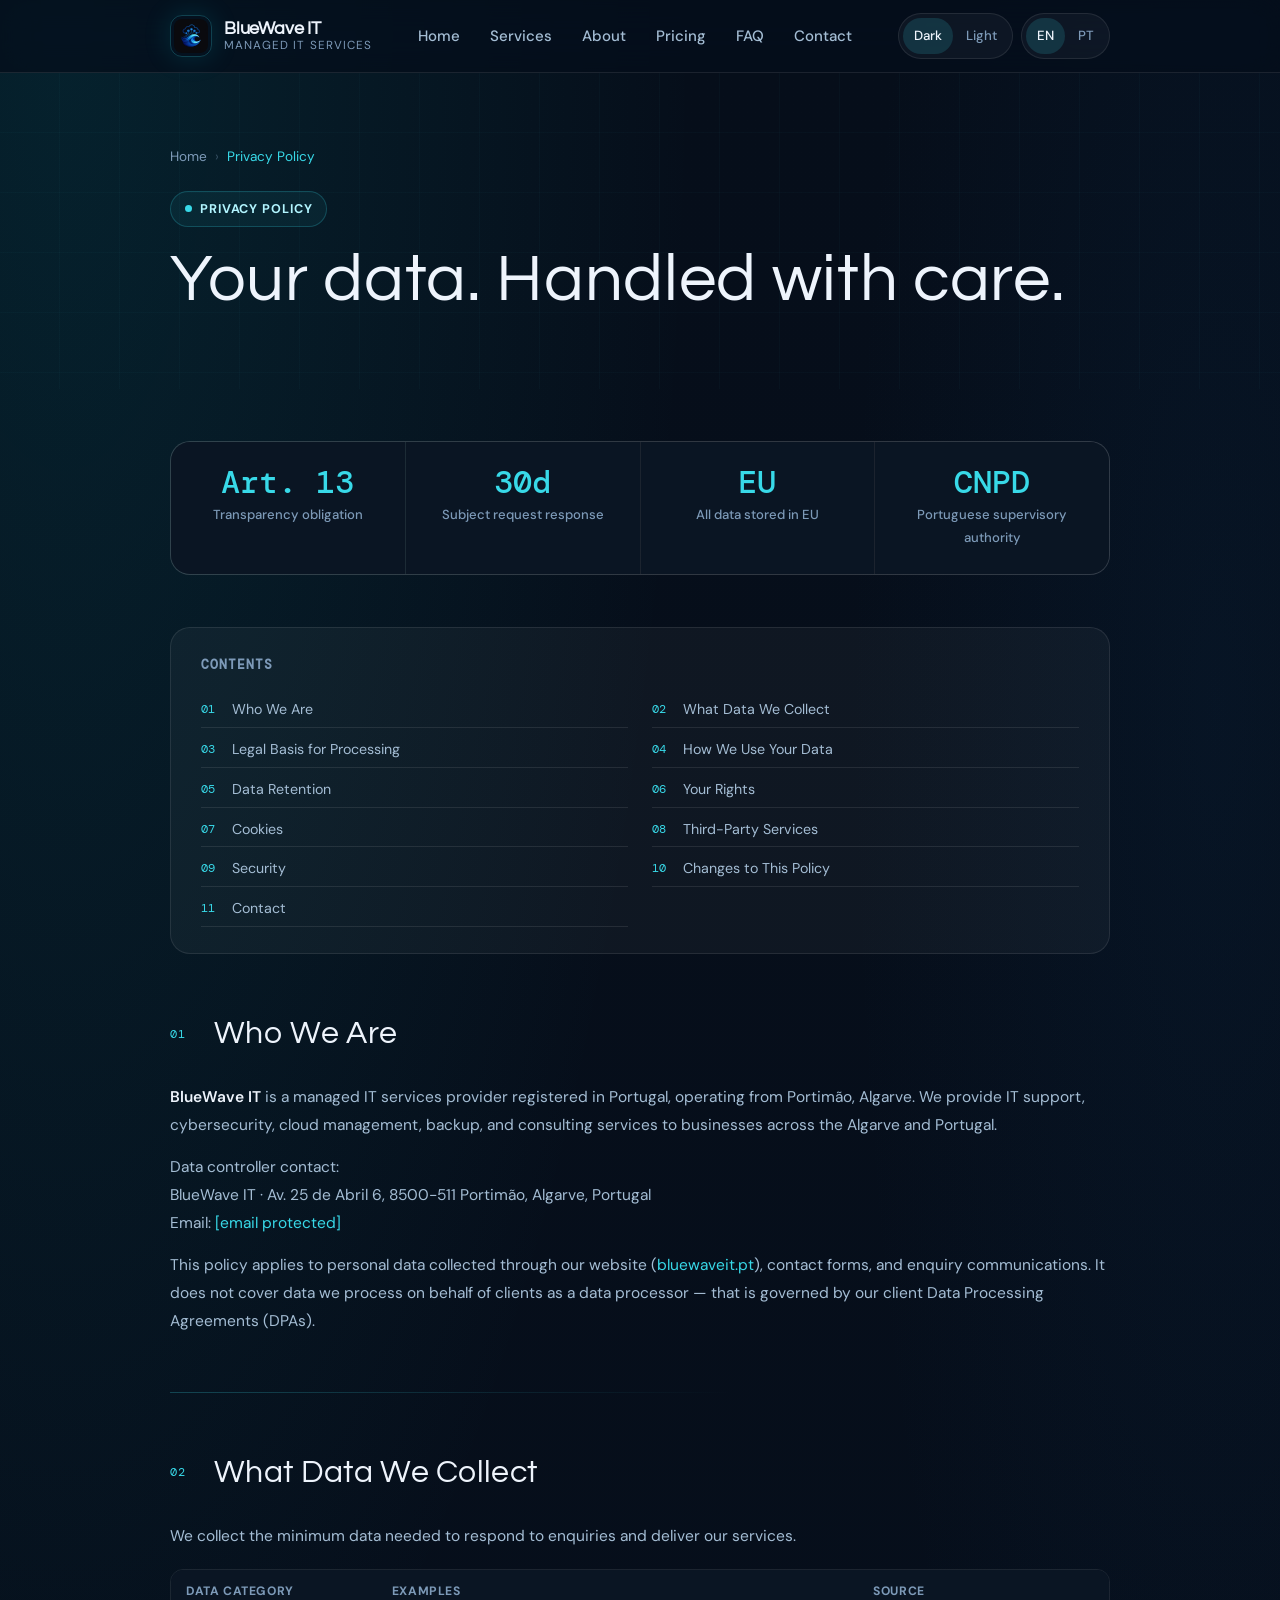
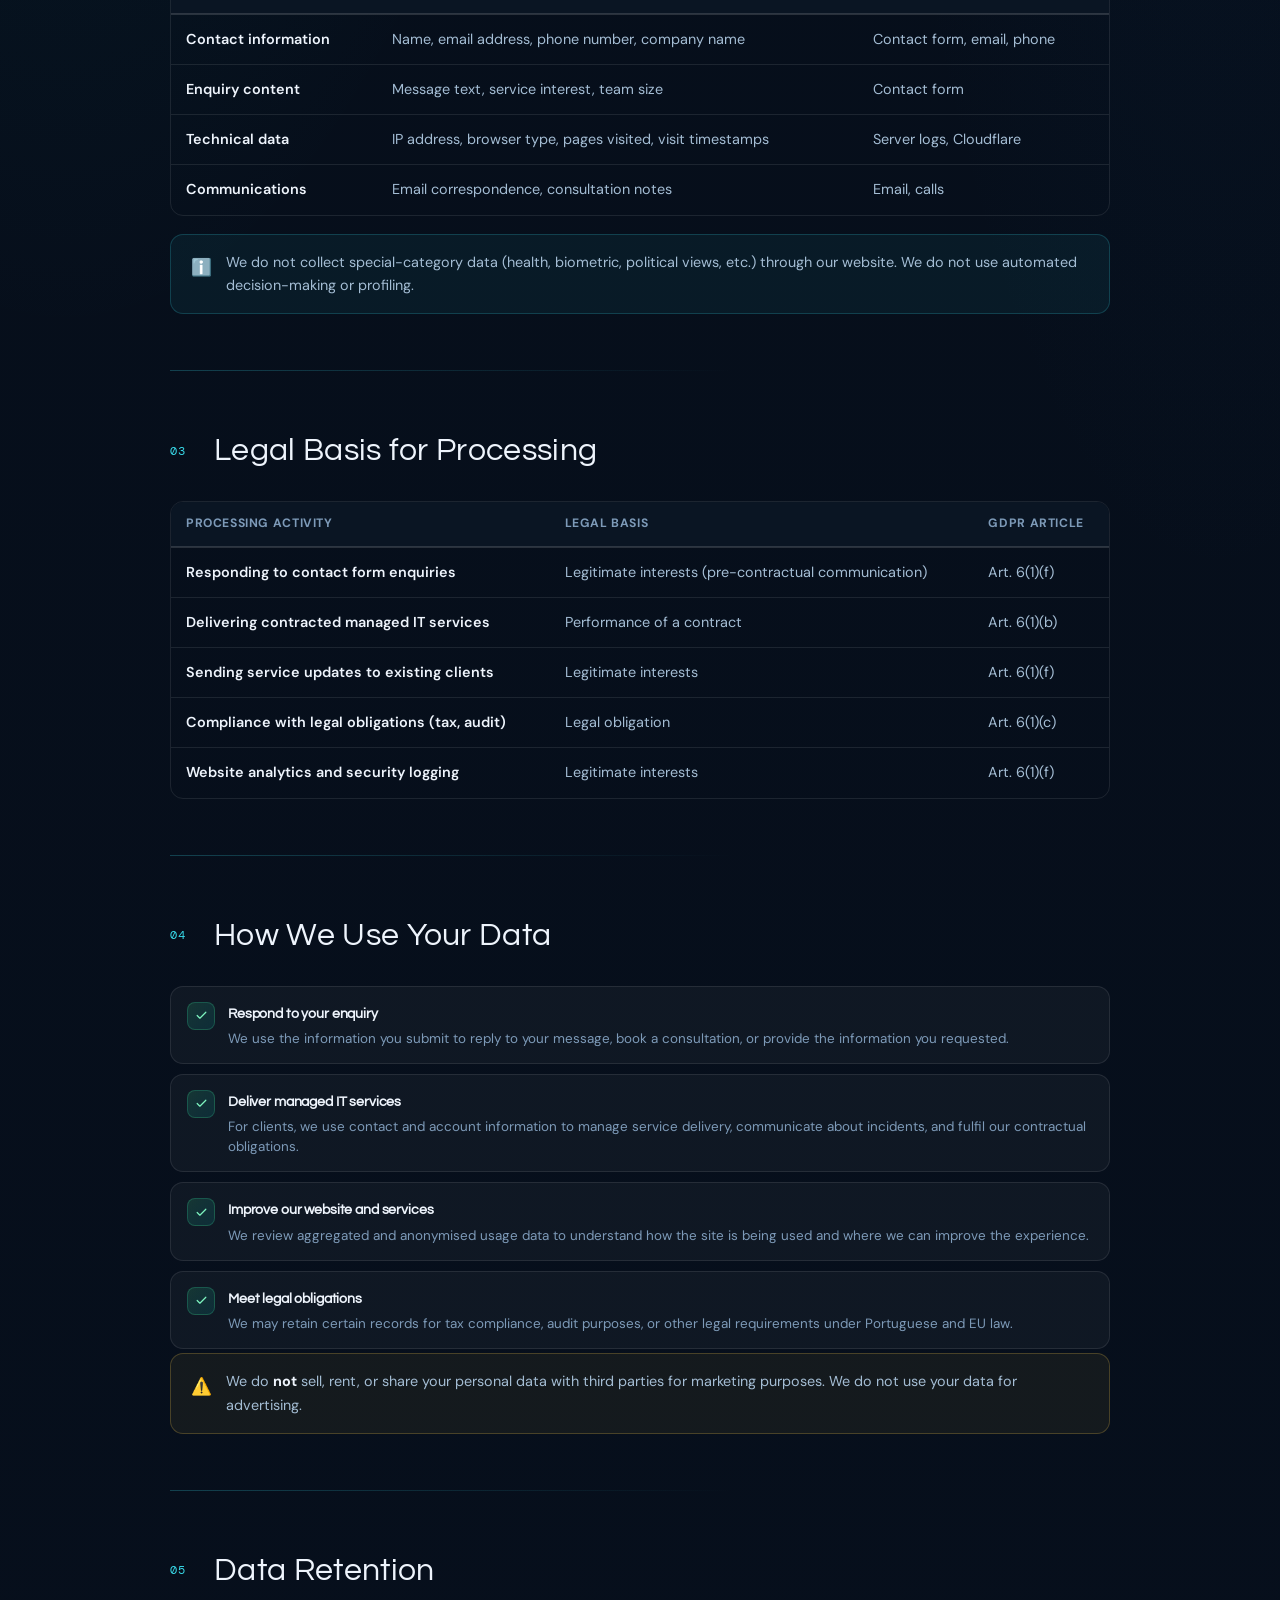
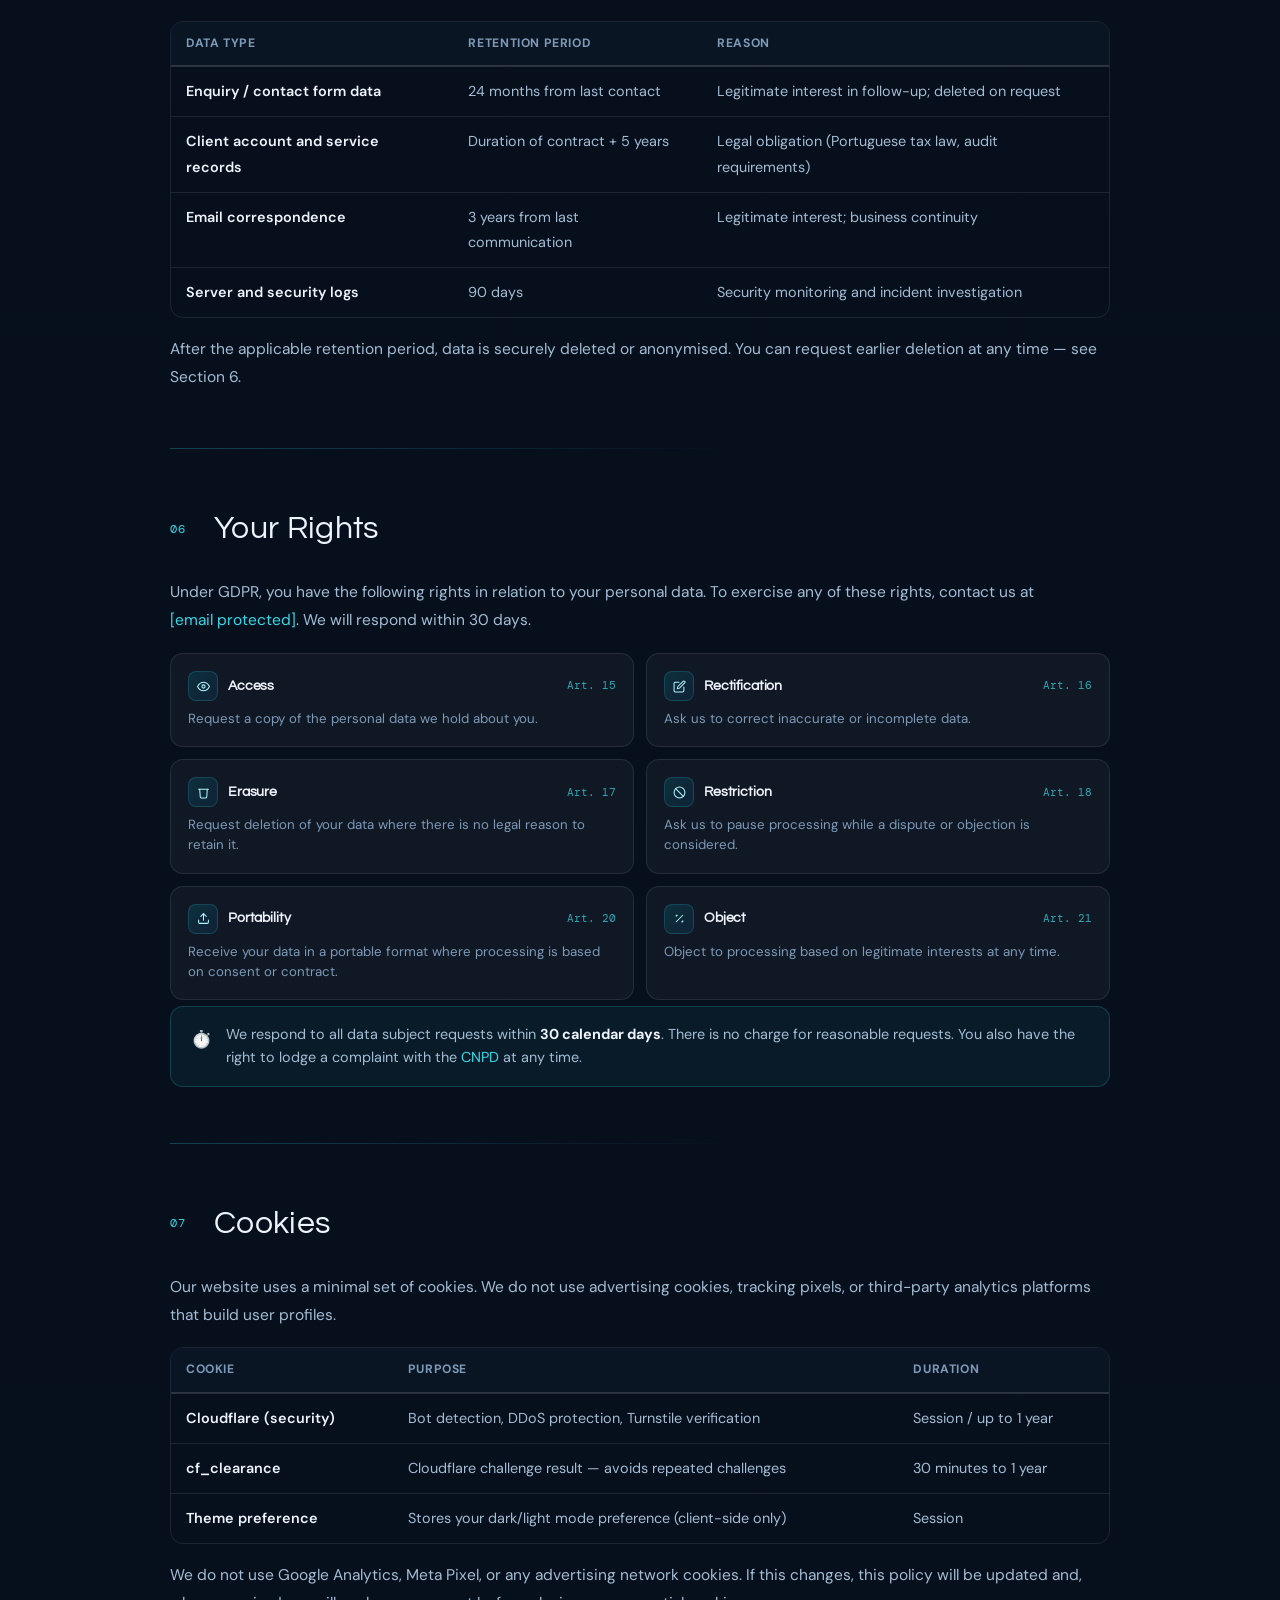
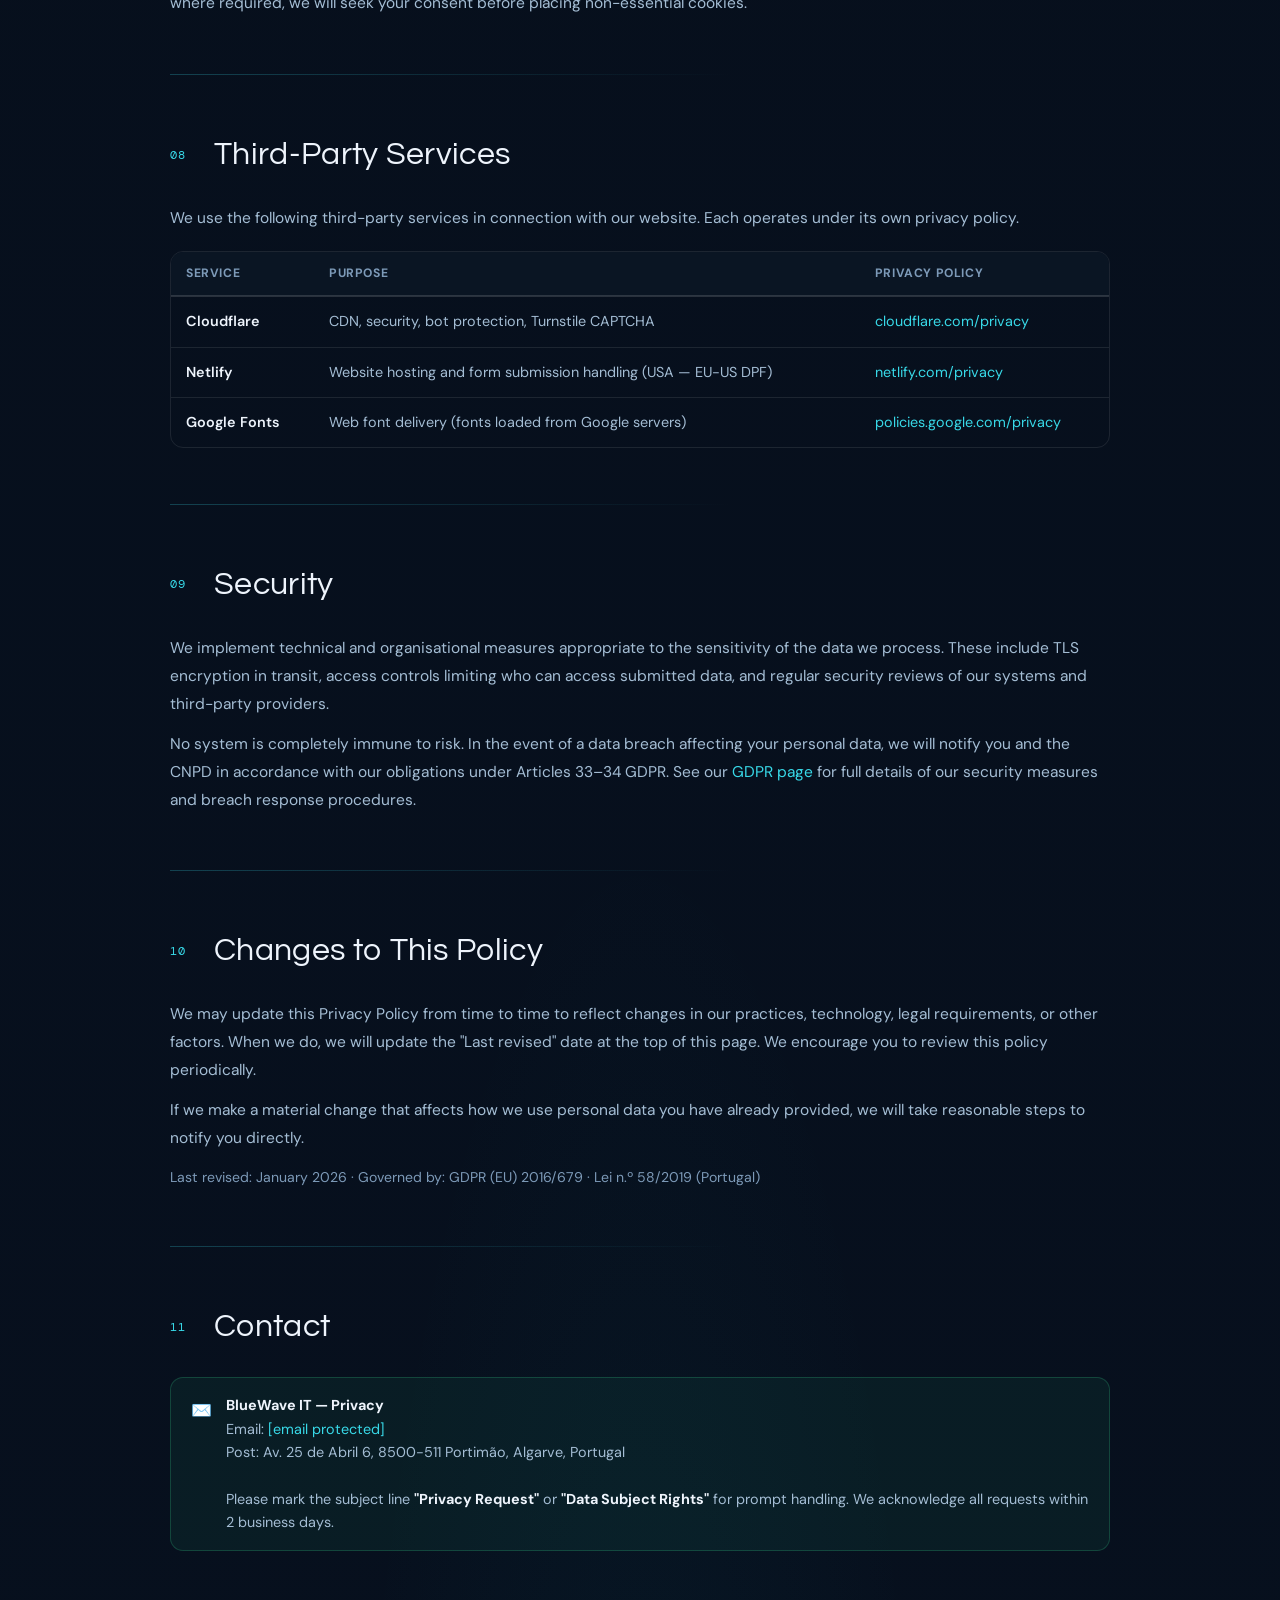
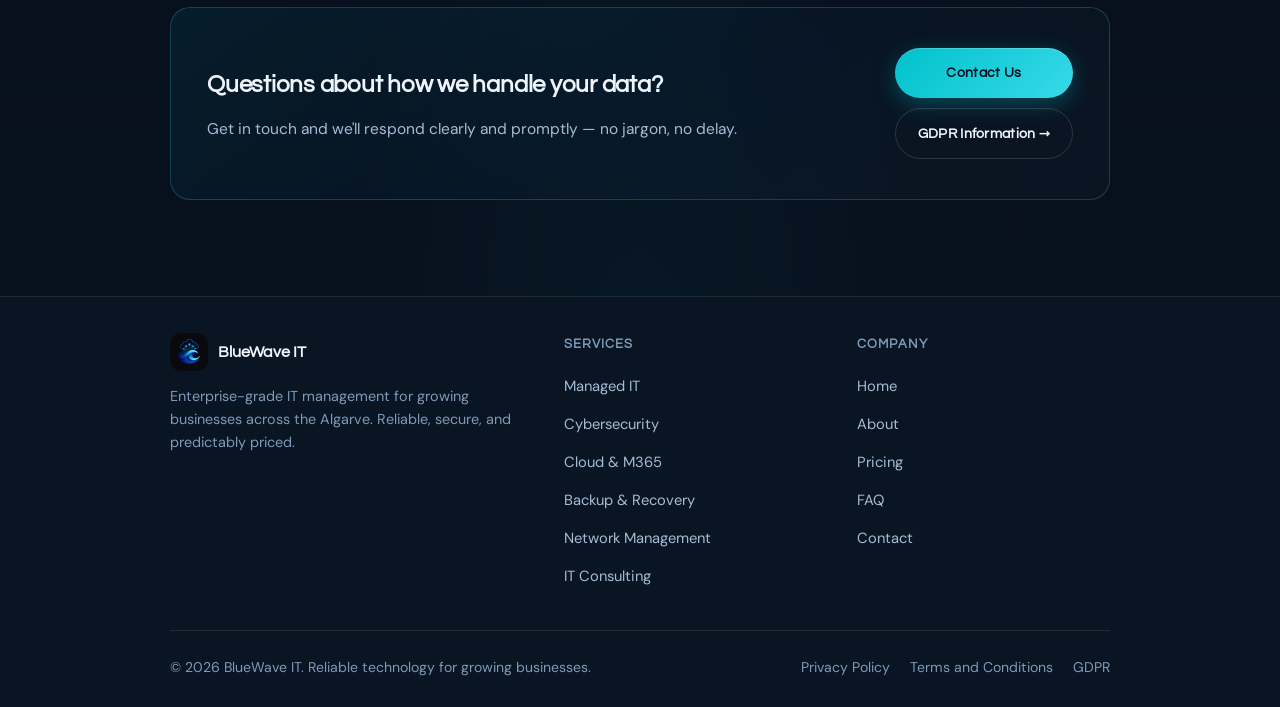
<file: privacy.html>
<!DOCTYPE html>
<html lang="en">
<head>
  <meta charset="UTF-8"/>
  <meta name="viewport" content="width=device-width, initial-scale=1.0"/>
  <title>Privacy Policy | BlueWave IT — Managed IT Services, Algarve</title>
  <meta name="description" content="Our Privacy Policy — how we collect, use, and protect your personal data in compliance with GDPR and Portuguese data law."/>
  <link rel="preconnect" href="https://fonts.googleapis.com">
  <link rel="preconnect" href="https://fonts.gstatic.com" crossorigin>
  <link href="https://fonts.googleapis.com/css2?family=Questrial&family=Syne:wght@400;500;600;700;800&family=DM+Sans:ital,opsz,wght@0,9..40,300;0,9..40,400;0,9..40,500;0,9..40,600;1,9..40,400&family=DM+Mono:wght@400;500&display=swap" rel="stylesheet">
    <!-- ── FAVICONS ───────────────────────────────────────────────────── -->
  <link rel="icon" type="image/png" sizes="16x16" href="/images/favicon.png" />
  <link rel="icon" type="image/png" sizes="32x32" href="/images/favicon.png" />
  <link rel="apple-touch-icon" sizes="180x180" href="/images/favicon.png" />
  <link rel="icon" type="image/png" sizes="192x192" href="/images/favicon.png" />
  <link rel="icon" type="image/png" sizes="512x512" href="/images/favicon.png" />
  <link rel="manifest" href="/site.webmanifest" />


  <!-- Open Graph -->
<meta property="og:type" content="website" />
<meta property="og:url" content="https://bluewaveit.pt/" />
<meta property="og:site_name" content="BlueWave IT" />
<meta property="og:locale" content="en_GB" />
<meta property="og:locale:alternate" content="pt_PT" />
<meta property="og:title" content="BlueWave IT | Managed IT Services in Algarve, Portugal" />
<meta
  property="og:description"
  content="Managed IT services, cybersecurity, Microsoft 365, cloud support, backup, and IT consulting for businesses across the Algarve."
/>
<meta property="og:image" content="https://bluewaveit.pt/images/og-image.png" />
<meta property="og:image:secure_url" content="https://bluewaveit.pt/images/og-image.png" />
<meta property="og:image:width" content="1200" />
<meta property="og:image:height" content="630" />
<meta property="og:image:alt" content="BlueWave IT - Managed IT Services in Algarve, Portugal" />


    <link rel="canonical" href="https://www.bluewaveit.pt/privacy.html" />
    <link rel="stylesheet" href="css/theme.css" />
  <link rel="stylesheet" href="css/nav.css" />
  <link rel="stylesheet" href="css/components.css" />
  <link rel="stylesheet" href="css/pages/gdpr.css" />



<!-- ── HEADER ── -->
  <div id="site-nav"></div>


  <!-- ── HERO ── -->
  <div class="page-hero">
    <div class="container">
      <div class="breadcrumb reveal">
        <a href="index.html" data-i18n="nav_home">Home</a>
        <span class="sep">›</span>
        <span class="current" data-i18n="priv_bc">Privacy Policy</span>
      </div>
      <div class="hero-pill reveal reveal-d1">
        <span class="hero-pill-dot"></span>
        <span data-i18n="priv_pill">Privacy Policy</span>
      </div>
      <h1 class="reveal reveal-d1"><span data-i18n-html="priv_h1">Your data.<br><em>Handled with care.</em></span></h1>
    </div>
  </div>

  <!-- ── STATS ── -->
  <div class="container">
    <div class="stat-bar reveal">
      <div class="stat-cell"><div class="stat-num">Art. 13</div><div class="stat-label" data-i18n="priv_stat1">Transparency obligation</div></div>
      <div class="stat-cell"><div class="stat-num">30d</div><div class="stat-label" data-i18n="priv_stat2">Subject request response</div></div>
      <div class="stat-cell"><div class="stat-num">EU</div><div class="stat-label" data-i18n="priv_stat3">All data stored in EU</div></div>
      <div class="stat-cell"><div class="stat-num">CNPD</div><div class="stat-label" data-i18n="priv_stat4">Portuguese supervisory authority</div></div>
    </div>
  </div>

  <main>
    <div class="container policy-content">

      <div class="toc-wrap reveal">
        <h4>Contents</h4>
        <div class="toc-cols">
          <a href="#p1"><span class="n">01</span> Who We Are</a>
          <a href="#p2"><span class="n">02</span> What Data We Collect</a>
          <a href="#p3"><span class="n">03</span> Legal Basis for Processing</a>
          <a href="#p4"><span class="n">04</span> How We Use Your Data</a>
          <a href="#p5"><span class="n">05</span> Data Retention</a>
          <a href="#p6"><span class="n">06</span> Your Rights</a>
          <a href="#p7"><span class="n">07</span> Cookies</a>
          <a href="#p8"><span class="n">08</span> Third-Party Services</a>
          <a href="#p9"><span class="n">09</span> Security</a>
          <a href="#p10"><span class="n">10</span> Changes to This Policy</a>
          <a href="#p11"><span class="n">11</span> Contact</a>
        </div>
      </div>

      <div class="section reveal" id="p1">
        <div class="sec-label"><span class="sec-num">01</span><h2 data-i18n="priv_h2_1">Who We Are</h2></div>
        <div class="prose">
          <p data-i18n-html="priv_s1_p"><strong>BlueWave IT</strong> is a managed IT services provider registered in Portugal, operating from Portimão, Algarve. We provide IT support, cybersecurity, cloud management, backup, and consulting services to businesses across the Algarve and Portugal.</p>
          <p style="margin-top:14px;">Data controller contact:<br>
          BlueWave IT · Av. 25 de Abril 6, 8500-511 Portimão, Algarve, Portugal<br>
          Email: <a href="/cdn-cgi/l/email-protection#95fdf0f9f9fad5f7f9e0f0e2f4e3f0fce1bbe5e1"><span class="__cf_email__" data-cfemail="9ef6fbf2f2f1defcf2ebfbe9ffe8fbf7eab0eeea">[email&#160;protected]</span></a></p>
          <p style="margin-top:14px;">This policy applies to personal data collected through our website (<a href="https://www.bluewaveit.pt">bluewaveit.pt</a>), contact forms, and enquiry communications. It does not cover data we process on behalf of clients as a data processor — that is governed by our client Data Processing Agreements (DPAs).</p>
        </div>
      </div>

      <div class="section-divider"></div>

      <div class="section reveal" id="p2">
        <div class="sec-label"><span class="sec-num">02</span><h2 data-i18n="priv_h2_2">What Data We Collect</h2></div>
        <div class="prose"><p data-i18n="priv_s2_p1">We collect the minimum data needed to respond to enquiries and deliver our services.</p></div>
        <div class="tbl-wrap" style="margin-top:18px;">
          <table>
            <thead><tr><th>Data category</th><th>Examples</th><th>Source</th></tr></thead>
            <tbody>
              <tr><td class="emp">Contact information</td><td>Name, email address, phone number, company name</td><td>Contact form, email, phone</td></tr>
              <tr><td class="emp">Enquiry content</td><td>Message text, service interest, team size</td><td>Contact form</td></tr>
              <tr><td class="emp">Technical data</td><td>IP address, browser type, pages visited, visit timestamps</td><td>Server logs, Cloudflare</td></tr>
              <tr><td class="emp">Communications</td><td>Email correspondence, consultation notes</td><td>Email, calls</td></tr>
            </tbody>
          </table>
        </div>
        <div class="callout info" style="margin-top:12px;">
          <span class="callout-icon">ℹ️</span>
          <p data-i18n="priv_s2_p2">We do not collect special-category data (health, biometric, political views, etc.) through our website. We do not use automated decision-making or profiling.</p>
        </div>
      </div>

      <div class="section-divider"></div>

      <div class="section reveal" id="p3">
        <div class="sec-label"><span class="sec-num">03</span><h2 data-i18n="priv_h2_3">Legal Basis for Processing</h2></div>
        <div class="tbl-wrap" style="margin-top:14px;">
          <table>
            <thead><tr><th>Processing activity</th><th>Legal basis</th><th>GDPR Article</th></tr></thead>
            <tbody>
              <tr><td class="emp">Responding to contact form enquiries</td><td>Legitimate interests (pre-contractual communication)</td><td>Art. 6(1)(f)</td></tr>
              <tr><td class="emp">Delivering contracted managed IT services</td><td>Performance of a contract</td><td>Art. 6(1)(b)</td></tr>
              <tr><td class="emp">Sending service updates to existing clients</td><td>Legitimate interests</td><td>Art. 6(1)(f)</td></tr>
              <tr><td class="emp">Compliance with legal obligations (tax, audit)</td><td>Legal obligation</td><td>Art. 6(1)(c)</td></tr>
              <tr><td class="emp">Website analytics and security logging</td><td>Legitimate interests</td><td>Art. 6(1)(f)</td></tr>
            </tbody>
          </table>
        </div>
      </div>

      <div class="section-divider"></div>

      <div class="section reveal" id="p4">
        <div class="sec-label"><span class="sec-num">04</span><h2 data-i18n="priv_h2_4">How We Use Your Data</h2></div>
        <div class="checklist">
          <div class="check-row"><div class="check-icon"><svg viewBox="0 0 24 24"><polyline points="20 6 9 17 4 12"/></svg></div><div class="check-text"><h4 data-i18n="priv_s4_r1_h">Respond to your enquiry</h4><p data-i18n="priv_s4_r1_p">We use the information you submit to reply to your message, book a consultation, or provide the information you requested.</p></div></div>
          <div class="check-row"><div class="check-icon"><svg viewBox="0 0 24 24"><polyline points="20 6 9 17 4 12"/></svg></div><div class="check-text"><h4 data-i18n="priv_s4_r2_h">Deliver managed IT services</h4><p data-i18n="priv_s4_r2_p">For clients, we use contact and account information to manage service delivery, communicate about incidents, and fulfil our contractual obligations.</p></div></div>
          <div class="check-row"><div class="check-icon"><svg viewBox="0 0 24 24"><polyline points="20 6 9 17 4 12"/></svg></div><div class="check-text"><h4 data-i18n="priv_s4_r3_h">Improve our website and services</h4><p data-i18n="priv_s4_r3_p">We review aggregated and anonymised usage data to understand how the site is being used and where we can improve the experience.</p></div></div>
          <div class="check-row"><div class="check-icon"><svg viewBox="0 0 24 24"><polyline points="20 6 9 17 4 12"/></svg></div><div class="check-text"><h4 data-i18n="priv_s4_r4_h">Meet legal obligations</h4><p data-i18n="priv_s4_r4_p">We may retain certain records for tax compliance, audit purposes, or other legal requirements under Portuguese and EU law.</p></div></div>
        </div>
        <div class="callout warn" style="margin-top:4px;">
          <span class="callout-icon">⚠️</span>
          <p data-i18n-html="priv_s4_p2">We do <strong>not</strong> sell, rent, or share your personal data with third parties for marketing purposes. We do not use your data for advertising.</p>
        </div>
      </div>

      <div class="section-divider"></div>

      <div class="section reveal" id="p5">
        <div class="sec-label"><span class="sec-num">05</span><h2 data-i18n="priv_h2_5">Data Retention</h2></div>
        <div class="tbl-wrap" style="margin-top:14px;">
          <table>
            <thead><tr><th>Data type</th><th>Retention period</th><th>Reason</th></tr></thead>
            <tbody>
              <tr><td class="emp">Enquiry / contact form data</td><td>24 months from last contact</td><td>Legitimate interest in follow-up; deleted on request</td></tr>
              <tr><td class="emp">Client account and service records</td><td>Duration of contract + 5 years</td><td>Legal obligation (Portuguese tax law, audit requirements)</td></tr>
              <tr><td class="emp">Email correspondence</td><td>3 years from last communication</td><td>Legitimate interest; business continuity</td></tr>
              <tr><td class="emp">Server and security logs</td><td>90 days</td><td>Security monitoring and incident investigation</td></tr>
            </tbody>
          </table>
        </div>
        <div class="prose" style="margin-top:14px;"><p data-i18n="priv_s5_p">After the applicable retention period, data is securely deleted or anonymised. You can request earlier deletion at any time — see Section 6.</p></div>
      </div>

      <div class="section-divider"></div>

      <div class="section reveal" id="p6">
        <div class="sec-label"><span class="sec-num">06</span><h2 data-i18n="priv_h2_6">Your Rights</h2></div>
        <div class="prose"><p>Under GDPR, you have the following rights in relation to your personal data. To exercise any of these rights, contact us at <a href="/cdn-cgi/l/email-protection#a4ccc1c8c8cbe4c6c8d1c1d3c5d2c1cdd08ad4d0"><span class="__cf_email__" data-cfemail="c9a1aca5a5a689aba5bcacbea8bfaca0bde7b9bd">[email&#160;protected]</span></a>. We will respond within 30 days.</p></div>
        <div class="rights-grid" style="margin-top:18px;">
          <div class="right-card"><div class="right-head"><div class="right-ico"><svg viewBox="0 0 24 24"><path d="M1 12s4-8 11-8 11 8 11 8-4 8-11 8-11-8-11-8z"/><circle cx="12" cy="12" r="3"/></svg></div><h4 data-i18n="priv_r1_h">Access</h4><span class="art-tag">Art. 15</span></div><p data-i18n="priv_r1_p">Request a copy of the personal data we hold about you.</p></div>
          <div class="right-card"><div class="right-head"><div class="right-ico"><svg viewBox="0 0 24 24"><path d="M11 4H4a2 2 0 0 0-2 2v14a2 2 0 0 0 2 2h14a2 2 0 0 0 2-2v-7"/><path d="M18.5 2.5a2.121 2.121 0 0 1 3 3L12 15l-4 1 1-4 9.5-9.5z"/></svg></div><h4 data-i18n="priv_r2_h">Rectification</h4><span class="art-tag">Art. 16</span></div><p data-i18n="priv_r2_p">Ask us to correct inaccurate or incomplete data.</p></div>
          <div class="right-card"><div class="right-head"><div class="right-ico"><svg viewBox="0 0 24 24"><polyline points="3 6 5 6 21 6"/><path d="M19 6l-1 14a2 2 0 0 1-2 2H8a2 2 0 0 1-2-2L5 6"/></svg></div><h4 data-i18n="priv_r3_h">Erasure</h4><span class="art-tag">Art. 17</span></div><p data-i18n="priv_r3_p">Request deletion of your data where there is no legal reason to retain it.</p></div>
          <div class="right-card"><div class="right-head"><div class="right-ico"><svg viewBox="0 0 24 24"><circle cx="12" cy="12" r="10"/><line x1="4.93" y1="4.93" x2="19.07" y2="19.07"/></svg></div><h4 data-i18n="priv_r4_h">Restriction</h4><span class="art-tag">Art. 18</span></div><p data-i18n="priv_r4_p">Ask us to pause processing while a dispute or objection is considered.</p></div>
          <div class="right-card"><div class="right-head"><div class="right-ico"><svg viewBox="0 0 24 24"><path d="M21 15v4a2 2 0 0 1-2 2H5a2 2 0 0 1-2-2v-4"/><polyline points="17 8 12 3 7 8"/><line x1="12" y1="3" x2="12" y2="15"/></svg></div><h4 data-i18n="priv_r5_h">Portability</h4><span class="art-tag">Art. 20</span></div><p data-i18n="priv_r5_p">Receive your data in a portable format where processing is based on consent or contract.</p></div>
          <div class="right-card"><div class="right-head"><div class="right-ico"><svg viewBox="0 0 24 24"><line x1="18" y1="6" x2="6" y2="18"/><polyline points="8 6 6 6 6 8"/><polyline points="18 16 18 18 16 18"/></svg></div><h4 data-i18n="priv_r6_h">Object</h4><span class="art-tag">Art. 21</span></div><p data-i18n="priv_r6_p">Object to processing based on legitimate interests at any time.</p></div>
        </div>
        <div class="callout info" style="margin-top:6px;">
          <span class="callout-icon">⏱️</span>
          <p>We respond to all data subject requests within <strong>30 calendar days</strong>. There is no charge for reasonable requests. You also have the right to lodge a complaint with the <a href="https://www.cnpd.pt" target="_blank" rel="noopener">CNPD</a> at any time.</p>
        </div>
      </div>

      <div class="section-divider"></div>

      <div class="section reveal" id="p7">
        <div class="sec-label"><span class="sec-num">07</span><h2 data-i18n="priv_h2_7">Cookies</h2></div>
        <div class="prose">
          <p data-i18n="priv_s7_p1">Our website uses a minimal set of cookies. We do not use advertising cookies, tracking pixels, or third-party analytics platforms that build user profiles.</p>
        </div>
        <div class="tbl-wrap" style="margin-top:18px;">
          <table>
            <thead><tr><th>Cookie</th><th>Purpose</th><th>Duration</th></tr></thead>
            <tbody>
              <tr><td class="emp">Cloudflare (security)</td><td>Bot detection, DDoS protection, Turnstile verification</td><td>Session / up to 1 year</td></tr>
              <tr><td class="emp">cf_clearance</td><td>Cloudflare challenge result — avoids repeated challenges</td><td>30 minutes to 1 year</td></tr>
              <tr><td class="emp">Theme preference</td><td>Stores your dark/light mode preference (client-side only)</td><td>Session</td></tr>
            </tbody>
          </table>
        </div>
        <div class="prose" style="margin-top:14px;"><p data-i18n="priv_s7_p2">We do not use Google Analytics, Meta Pixel, or any advertising network cookies. If this changes, this policy will be updated and, where required, we will seek your consent before placing non-essential cookies.</p></div>
      </div>

      <div class="section-divider"></div>

      <div class="section reveal" id="p8">
        <div class="sec-label"><span class="sec-num">08</span><h2 data-i18n="priv_h2_8">Third-Party Services</h2></div>
        <div class="prose"><p data-i18n="priv_s8_p">We use the following third-party services in connection with our website. Each operates under its own privacy policy.</p></div>
        <div class="tbl-wrap" style="margin-top:18px;">
          <table>
            <thead><tr><th>Service</th><th>Purpose</th><th>Privacy policy</th></tr></thead>
            <tbody>
              <tr><td class="emp">Cloudflare</td><td>CDN, security, bot protection, Turnstile CAPTCHA</td><td><a href="https://www.cloudflare.com/privacy/" target="_blank" rel="noopener">cloudflare.com/privacy</a></td></tr>
              <tr><td class="emp">Netlify</td><td>Website hosting and form submission handling (USA — EU-US DPF)</td><td><a href="https://www.netlify.com/privacy/" target="_blank" rel="noopener">netlify.com/privacy</a></td></tr>
              <tr><td class="emp">Google Fonts</td><td>Web font delivery (fonts loaded from Google servers)</td><td><a href="https://policies.google.com/privacy" target="_blank" rel="noopener">policies.google.com/privacy</a></td></tr>
            </tbody>
          </table>
        </div>
      </div>

      <div class="section-divider"></div>

      <div class="section reveal" id="p9">
        <div class="sec-label"><span class="sec-num">09</span><h2 data-i18n="priv_h2_9">Security</h2></div>
        <div class="prose">
          <p data-i18n="priv_s9_p">We implement technical and organisational measures appropriate to the sensitivity of the data we process. These include TLS encryption in transit, access controls limiting who can access submitted data, and regular security reviews of our systems and third-party providers.</p>
          <p style="margin-top:12px;">No system is completely immune to risk. In the event of a data breach affecting your personal data, we will notify you and the CNPD in accordance with our obligations under Articles 33–34 GDPR. See our <a href="gdpr.html">GDPR page</a> for full details of our security measures and breach response procedures.</p>
        </div>
      </div>

      <div class="section-divider"></div>

      <div class="section reveal" id="p10">
        <div class="sec-label"><span class="sec-num">10</span><h2 data-i18n="priv_h2_10">Changes to This Policy</h2></div>
        <div class="prose">
          <p data-i18n="priv_s10_p">We may update this Privacy Policy from time to time to reflect changes in our practices, technology, legal requirements, or other factors. When we do, we will update the "Last revised" date at the top of this page. We encourage you to review this policy periodically.</p>
          <p style="margin-top:12px;">If we make a material change that affects how we use personal data you have already provided, we will take reasonable steps to notify you directly.</p>
          <p style="margin-top:12px;color:var(--muted);font-size:0.88rem;">Last revised: January 2026 · Governed by: GDPR (EU) 2016/679 · Lei n.º 58/2019 (Portugal)</p>
        </div>
      </div>

      <div class="section-divider"></div>

      <div class="section reveal" id="p11">
        <div class="sec-label"><span class="sec-num">11</span><h2 data-i18n="priv_h2_11">Contact</h2></div>
        <div class="callout green">
          <span class="callout-icon">✉️</span>
          <p>
            <strong>BlueWave IT — Privacy</strong><br>
            Email: <a href="/cdn-cgi/l/email-protection#650d0009090a2507091000120413000c114b1511"><span class="__cf_email__" data-cfemail="a7cfc2cbcbc8e7c5cbd2c2d0c6d1c2ced389d7d3">[email&#160;protected]</span></a><br>
            Post: Av. 25 de Abril 6, 8500-511 Portimão, Algarve, Portugal<br><br>
            Please mark the subject line <strong>"Privacy Request"</strong> or <strong>"Data Subject Rights"</strong> for prompt handling. We acknowledge all requests within 2 business days.
          </p>
        </div>
      </div>

      <div class="cta-section reveal">
        <div class="cta-body">
          <h3 data-i18n="priv_cta_h3">Questions about how we handle your data?</h3>
          <p data-i18n="priv_cta_p">Get in touch and we'll respond clearly and promptly — no jargon, no delay.</p>
        </div>
        <div class="cta-actions">
          <a href="contact.html" class="btn btn-primary">Contact Us</a>
          <a href="gdpr.html" class="btn btn-ghost">GDPR Information →</a>
        </div>
      </div>

    </div>
  </main>


<!-- ── FOOTER ── -->

  <!-- ── FOOTER ── -->
  <div id="site-footer"></div>

  <button class="back-to-top" id="backToTop" aria-label="Back to top"><svg viewBox="0 0 24 24" fill="none" stroke="currentColor" stroke-width="2" stroke-linecap="round"><polyline points="18 15 12 9 6 15"/></svg></button>

  <!-- lang.js MUST load first -->
  <script src="js/lang.js"></script>
  <script src="js/pages/gdpr.js"></script>
  <script src="js/nav.js" defer></script>
</body>
</html>
</file>
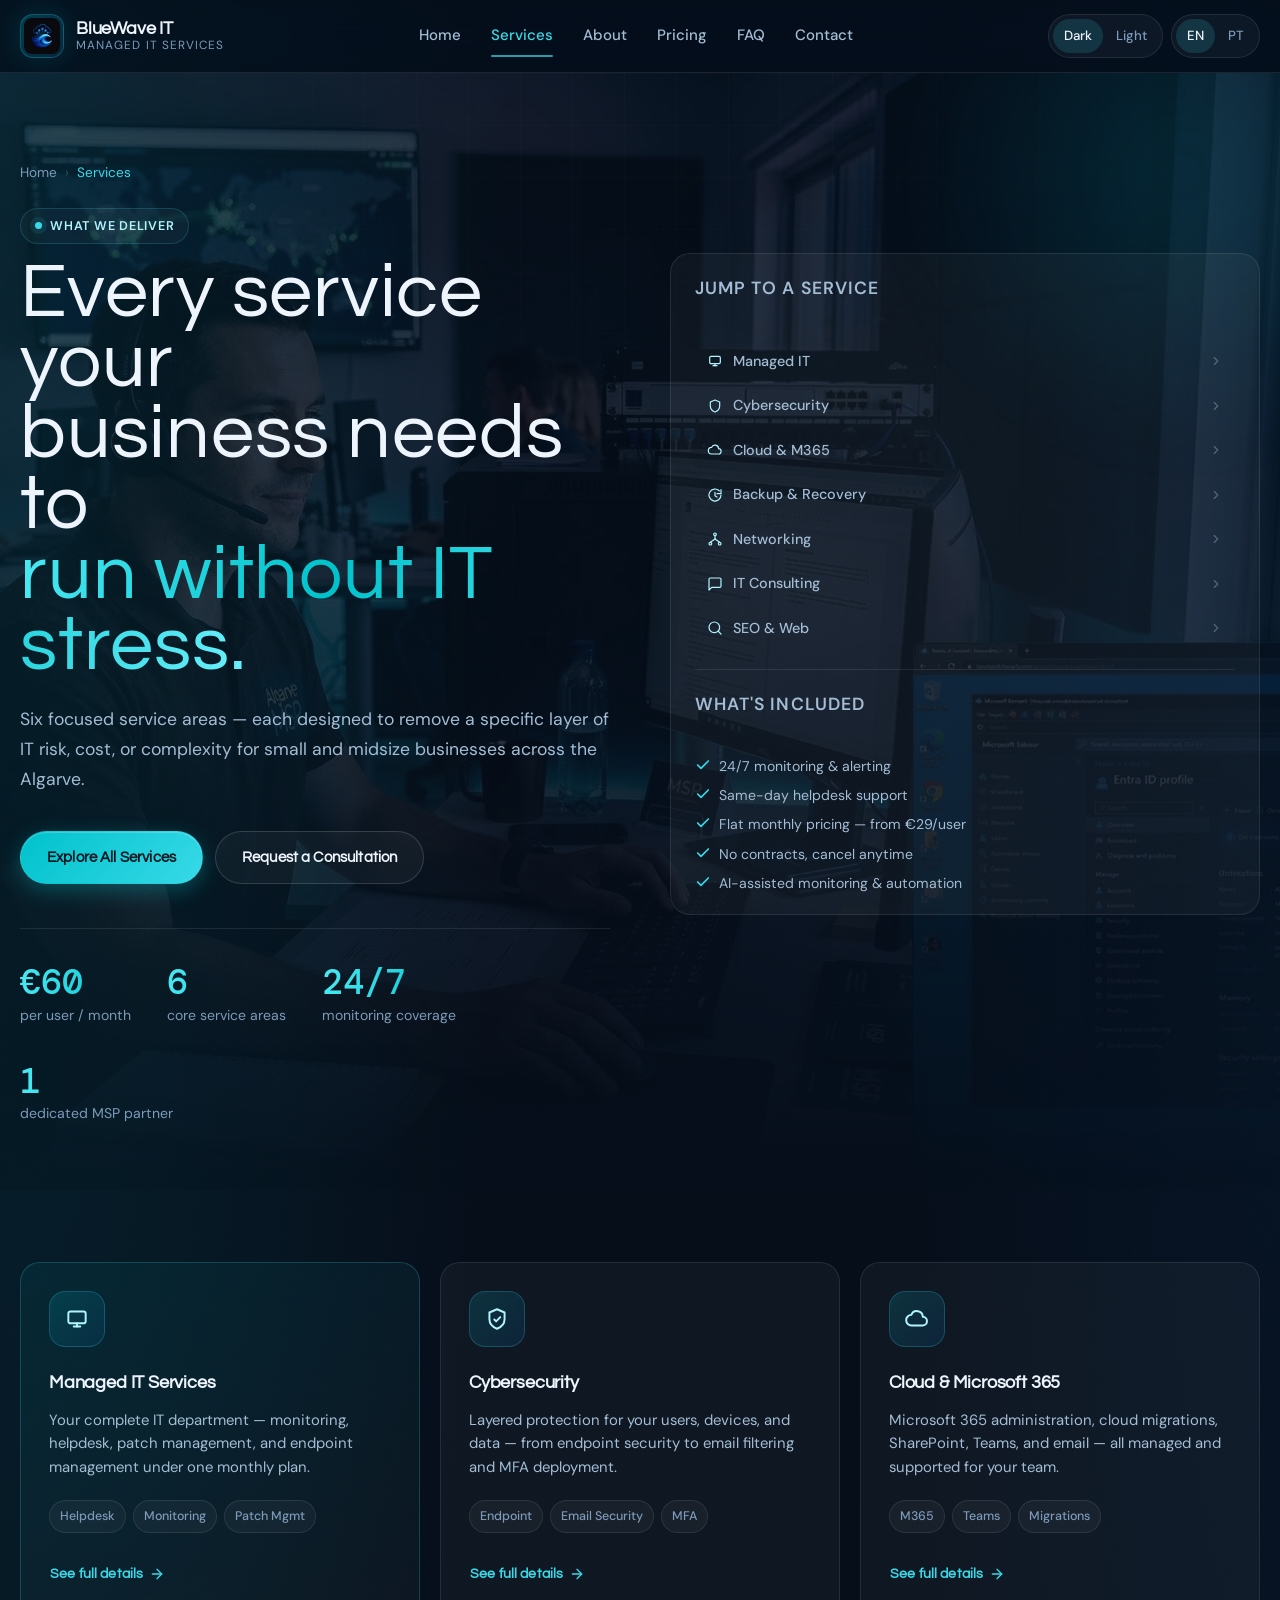
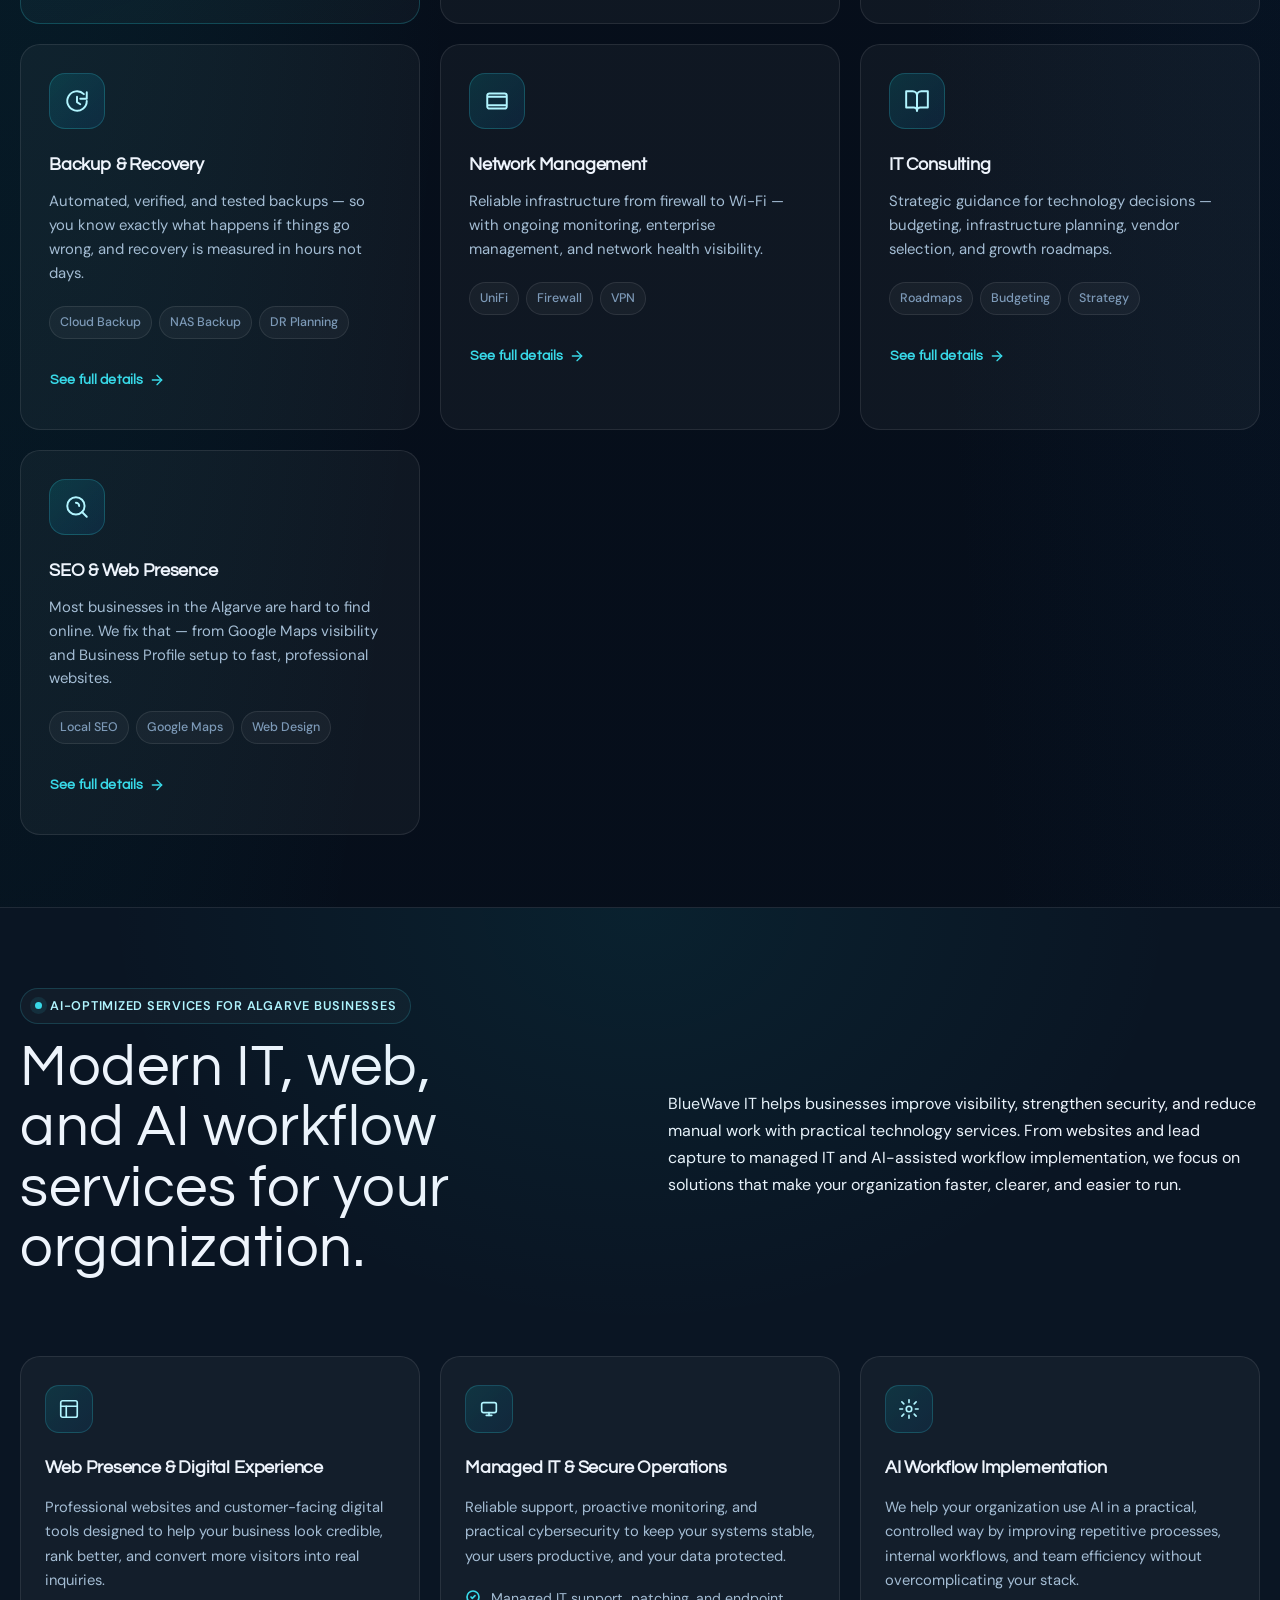
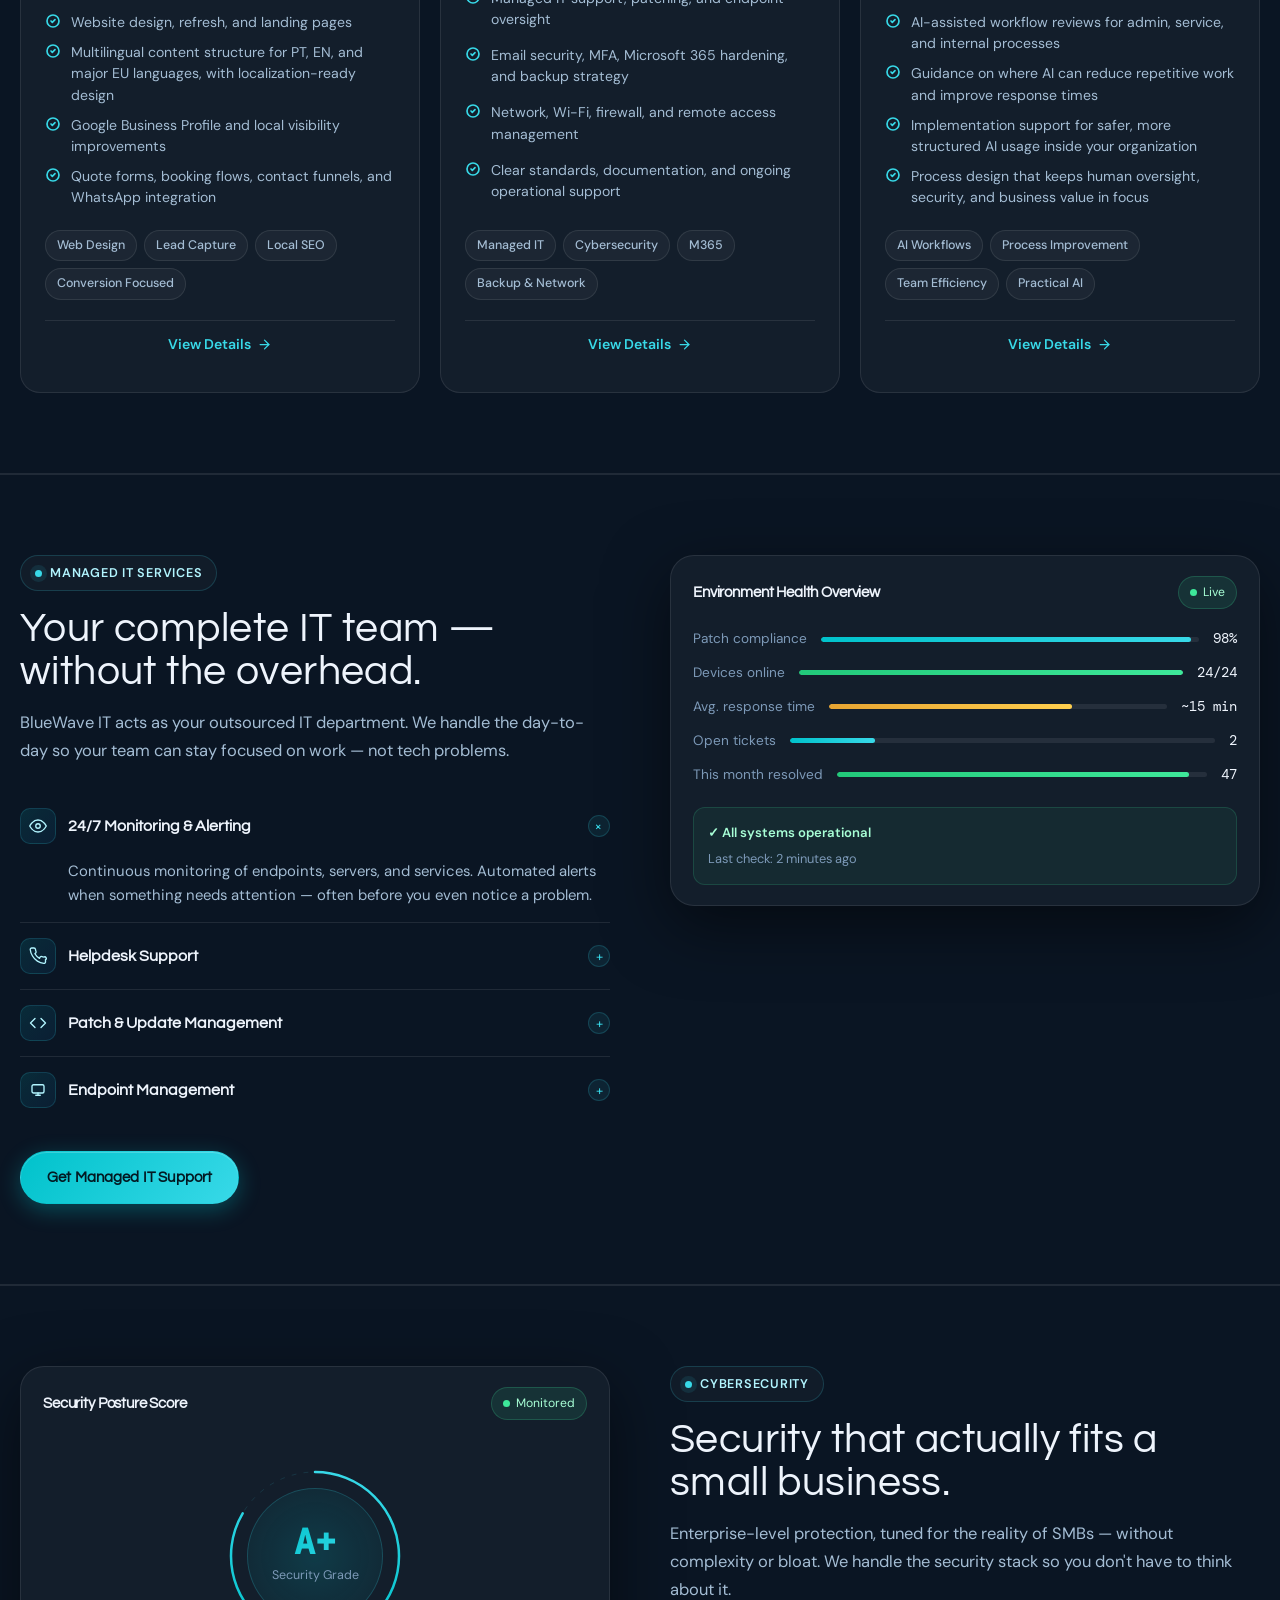
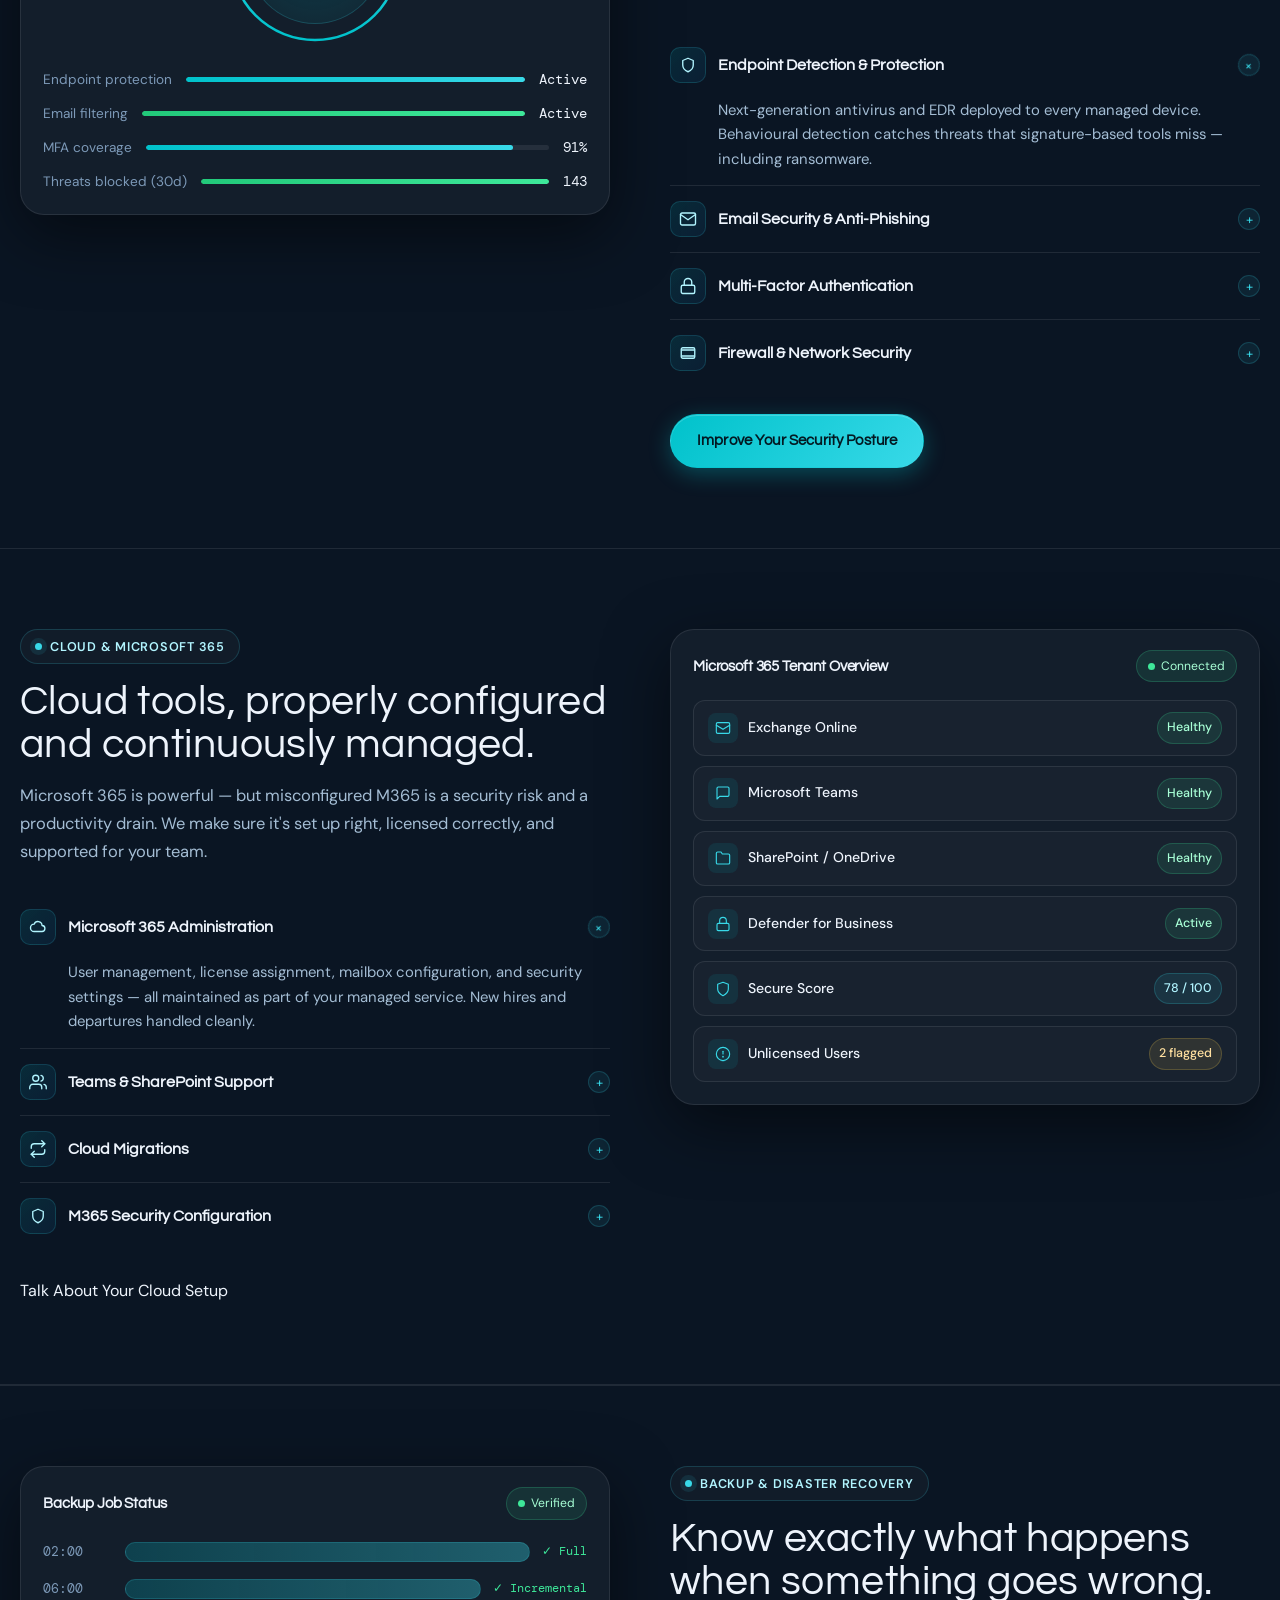
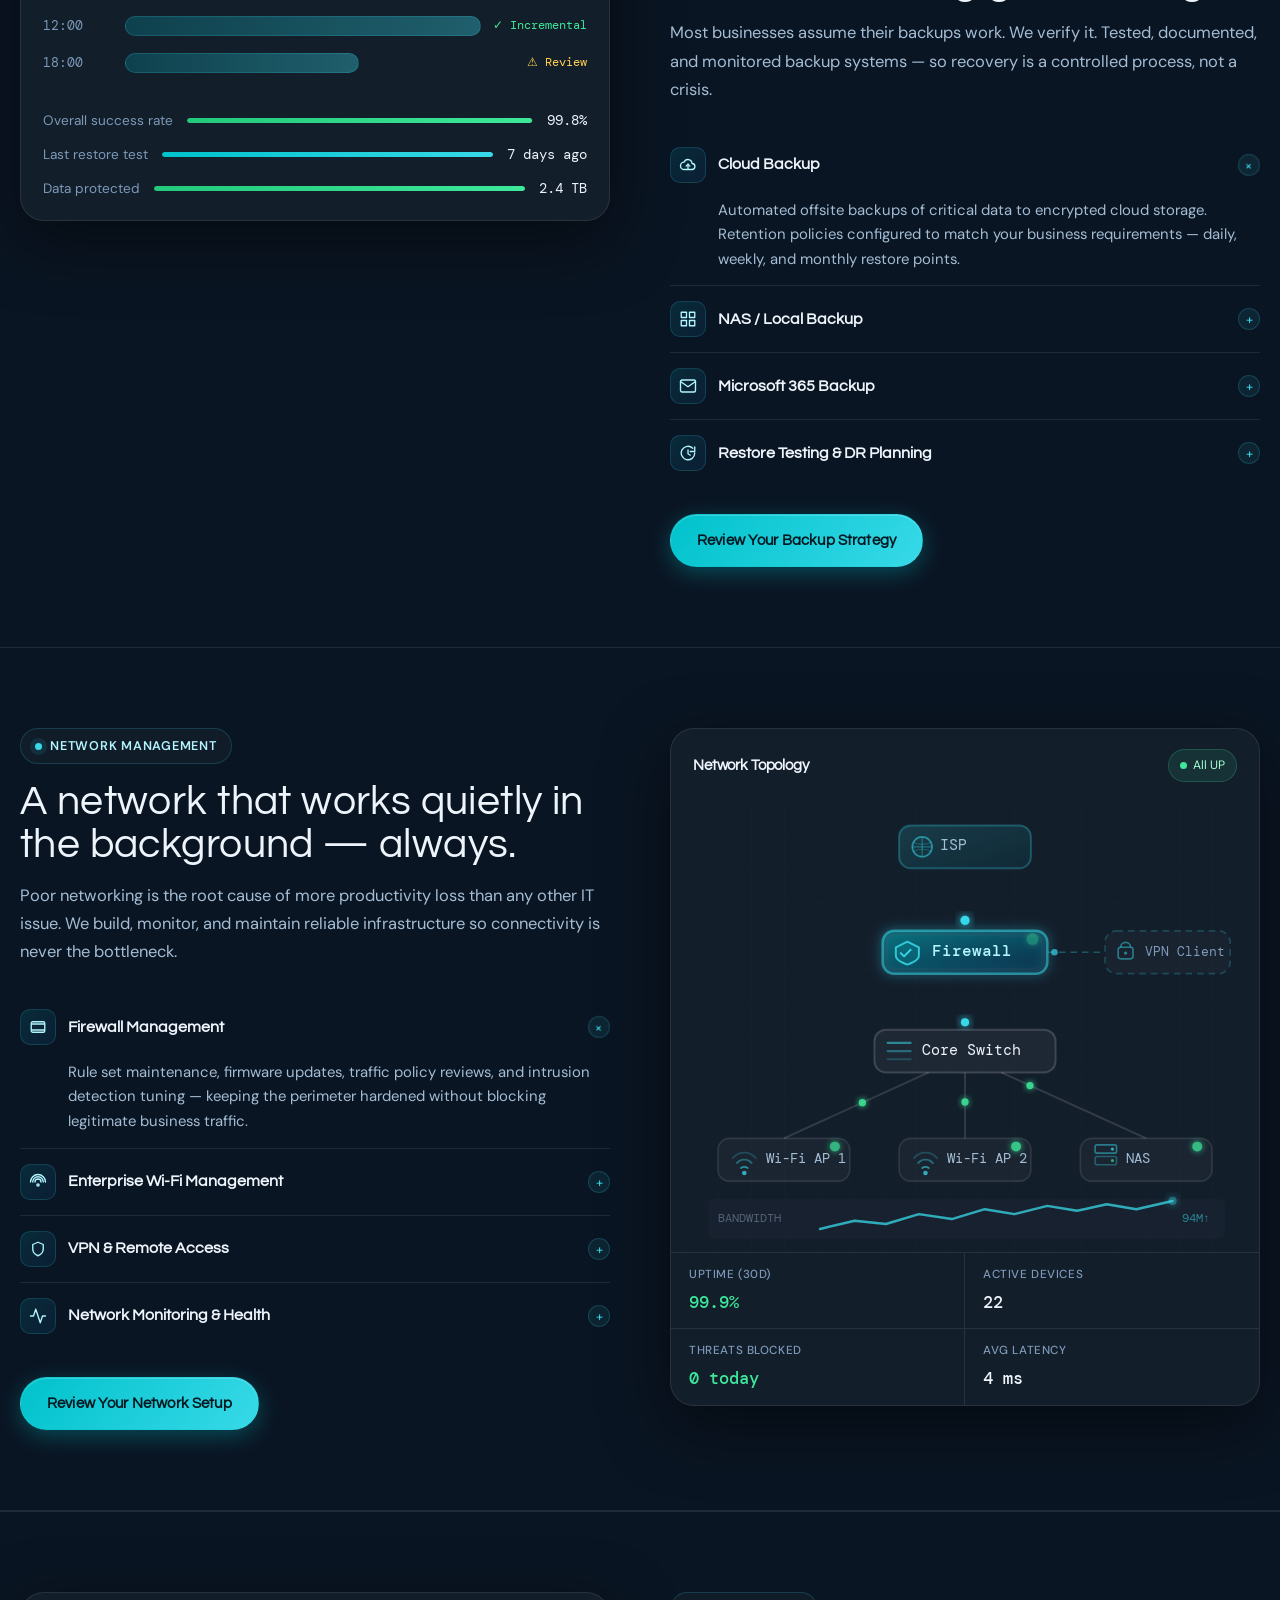
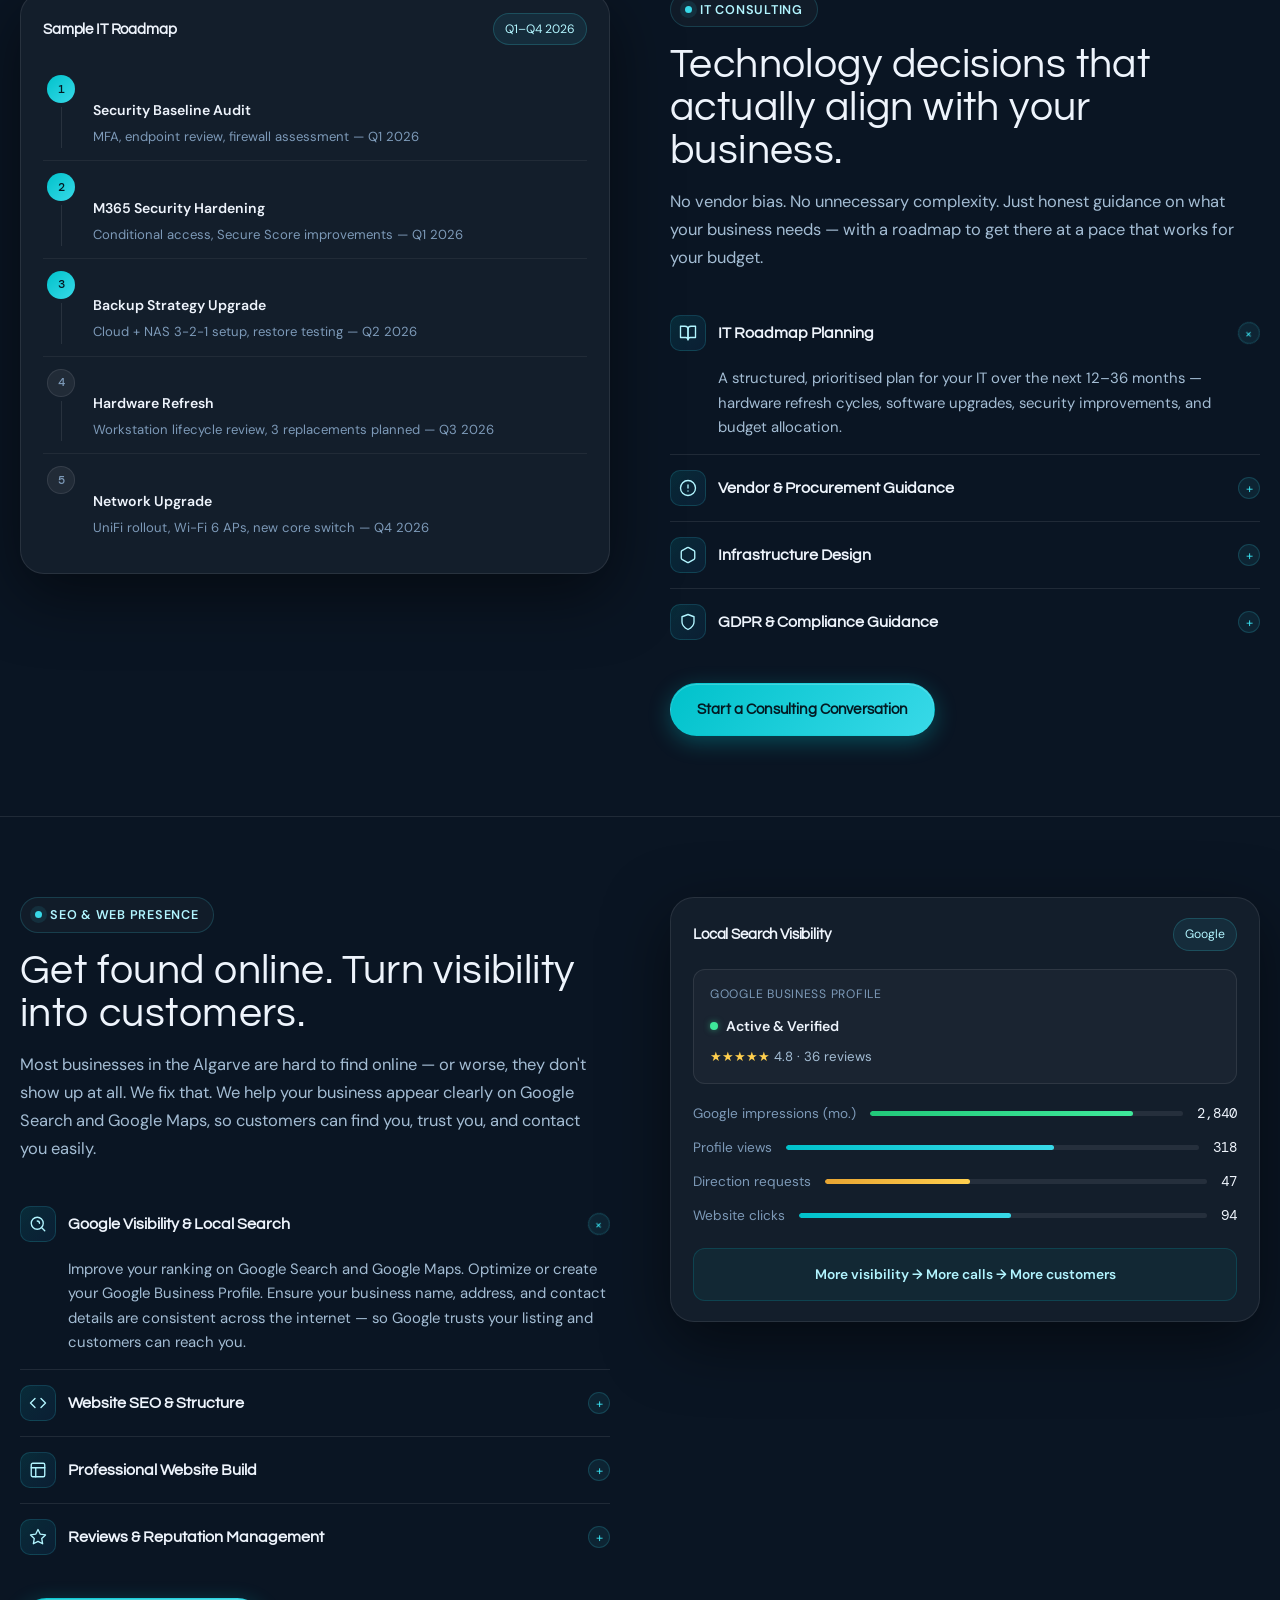
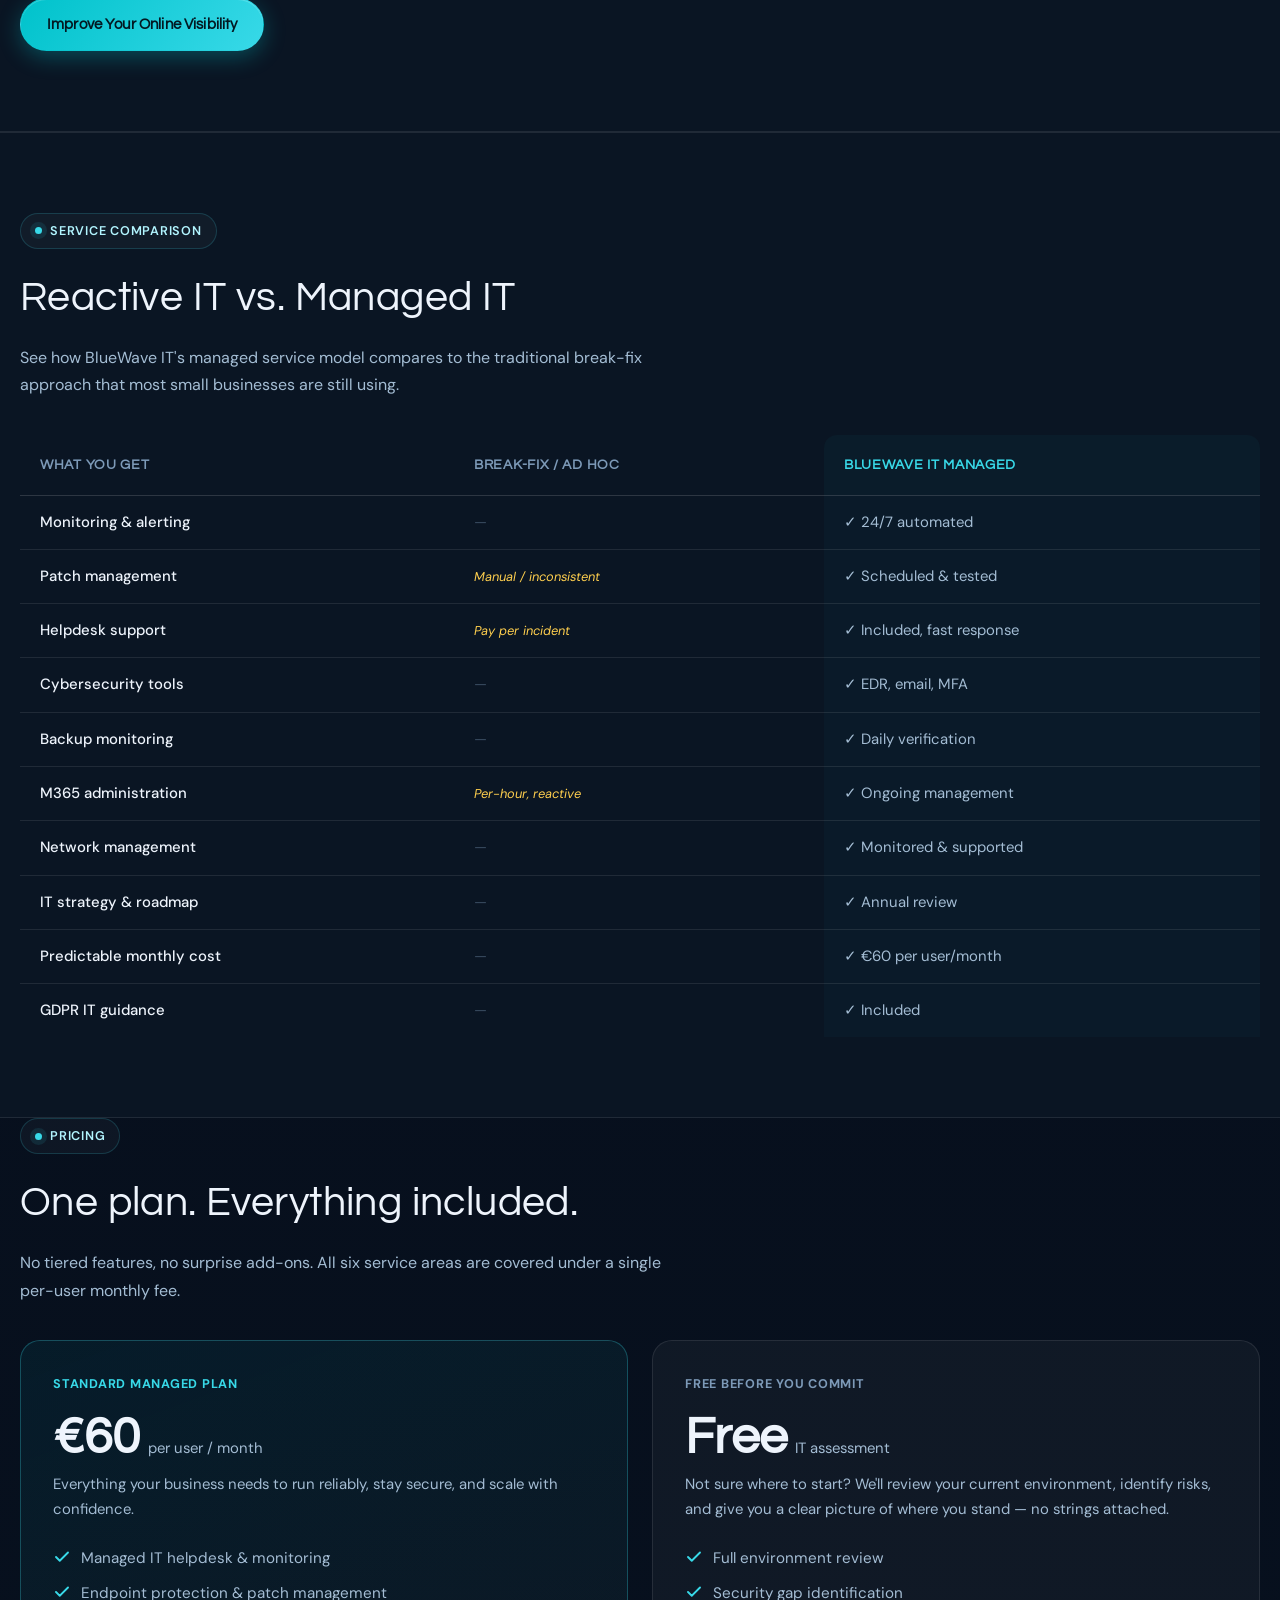
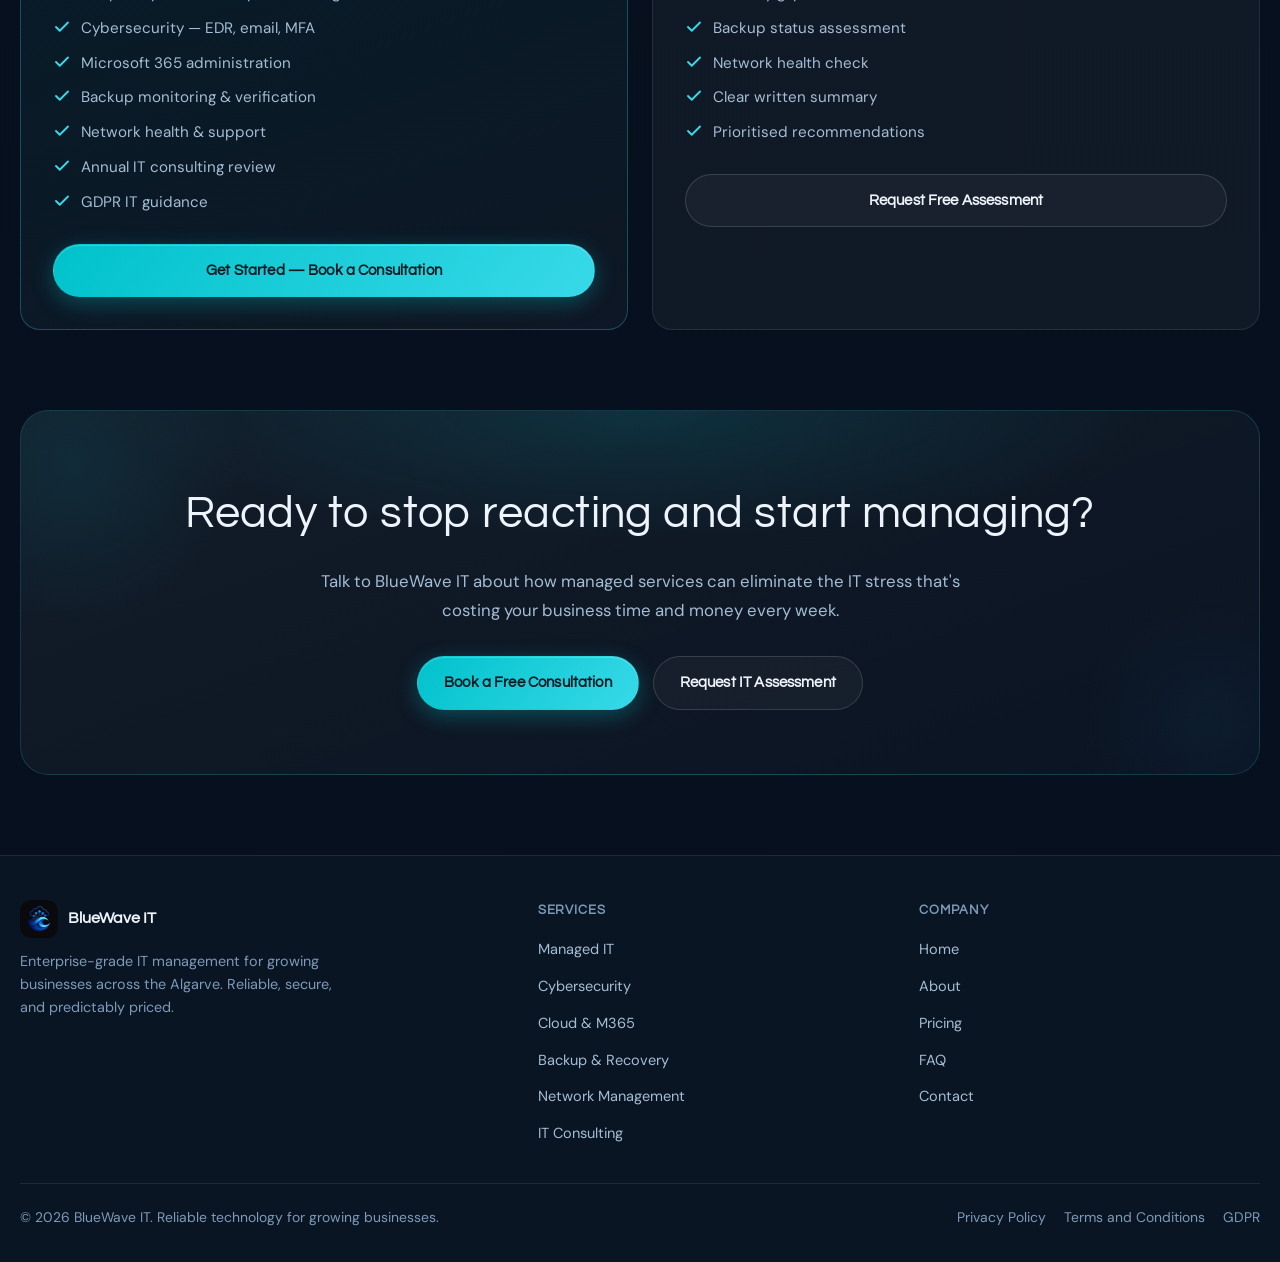
<file: services.html>
<!DOCTYPE html>
<html lang="en">
<head>
  <meta charset="UTF-8"/>
  <meta name="viewport" content="width=device-width, initial-scale=1.0"/>
  <title>Services | BlueWave IT — Managed IT Services, Algarve</title>
  <meta name="description" content="Explore BlueWave IT's full range of managed IT services — cybersecurity, cloud, backup, networking, and more for Algarve businesses."/>
  <link rel="preconnect" href="https://fonts.googleapis.com">
  <link rel="preconnect" href="https://fonts.gstatic.com" crossorigin>
  <link href="https://fonts.googleapis.com/css2?family=Questrial&family=Syne:wght@400;500;600;700;800&family=DM+Sans:ital,opsz,wght@0,9..40,300;0,9..40,400;0,9..40,500;0,9..40,600;1,9..40,400&family=DM+Mono:wght@400;500&display=swap" rel="stylesheet">
  
    <!-- ── FAVICONS ───────────────────────────────────────────────────── -->
  <link rel="icon" type="image/png" sizes="16x16" href="https://www.bluewaveit.pt/images/favicon.png" />
  <link rel="icon" type="image/png" sizes="32x32" href="https://www.bluewaveit.pt/images/favicon.png" />
  <link rel="apple-touch-icon" sizes="180x180" href="https://www.bluewaveit.pt/images/favicon.png" />
  <link rel="icon" type="image/png" sizes="192x192" href="https://www.bluewaveit.pt/images/favicon.png" />
  <link rel="icon" type="image/png" sizes="512x512" href="https://www.bluewaveit.pt/images/favicon.png" />
  <link rel="manifest" href="site.webmanifest" />
  <link rel="canonical" href="https://www.bluewaveit.pt/services.html" />
  <meta name="geo.region" content="PT-08" />
  <meta name="geo.placename" content="Algarve, Portugal" />


    <!-- ── OPEN GRAPH (Facebook, LinkedIn, WhatsApp) ─────────────────── -->
  <meta property="og:type" content="website" />
  <meta property="og:url" content="https://www.bluewaveit.pt/services.html" />
  <meta property="og:title" content="BlueWave IT | Managed IT Services – Algarve, Portugal" />
  <meta property="og:description" content="Reliable IT support, cybersecurity, and cloud services for small businesses in the Algarve. Flat monthly pricing. No surprises." />
  <meta property="og:image" content="https://www.bluewaveit.pt/images/og-image.png" />
  <meta property="og:image:width" content="1200" />
  <meta property="og:image:height" content="630" />
  <meta property="og:image:alt" content="BlueWave IT – Managed IT Services Algarve" />
  <meta property="og:site_name" content="BlueWave IT" />
  <meta property="og:locale" content="en_GB" />
  <meta property="og:locale:alternate" content="pt_PT" />

  
  <link rel="stylesheet" href="css/theme.css" />
  <link rel="stylesheet" href="css/nav.css" />
  <link rel="stylesheet" href="css/components.css" />
  <link rel="stylesheet" href="css/pages/services.css?v=3" />

</head>
<body>

  <!-- ─── HEADER ──────────────────────────────────────────────── -->
  <div id="site-nav"></div>

  <!-- ─── PAGE HERO ────────────────────────────────────────────── -->
  <div class="page-hero">
      <div class="hero-bg-img" aria-hidden="true"></div>
    <div class="container">
      <div class="hero-layout">

        <!-- ── LEFT: existing hero copy ── -->
        <div class="hero-left">
          <div class="hero-breadcrumb reveal">
            <a href="index.html" data-i18n="bc_home">Home</a>
            <span class="sep">›</span>
            <span class="current" data-i18n="bc_current">Services</span>
          </div>
          <div class="section-label reveal d1" data-i18n="hero_label">What We Deliver</div>
          <h1 class="reveal d1">
            <span data-i18n="hero_h1_a">Every service your</span><br>
            <span data-i18n="hero_h1_b">business needs to</span><br>
            <span class="gradient-text" data-i18n="hero_h1_c">run without IT stress.</span>
          </h1>
          <p class="reveal d2" data-i18n="hero_p">Six focused service areas — each designed to remove a specific layer of IT risk, cost, or complexity for small and midsize businesses across the Algarve.</p>
          <div class="hero-actions reveal d2" style="display:flex;gap:12px;flex-wrap:wrap;">
            <a href="#service-detail" class="btn btn-primary"      data-i18n="hero_cta_1">Explore All Services</a>
            <a href="contact.html" class="btn btn-secondary" data-i18n="hero_cta_2">Request a Consultation</a>
          </div>
          <div class="hero-stats reveal d3">
            <div class="hero-stat"><strong data-i18n="stat_1_val">€60</strong><span data-i18n="stat_1_lbl">per user / month</span></div>
            <div class="hero-stat"><strong data-i18n="stat_2_val">6</strong><span data-i18n="stat_2_lbl">core service areas</span></div>
            <div class="hero-stat"><strong data-i18n="stat_3_val">24/7</strong><span data-i18n="stat_3_lbl">monitoring coverage</span></div>
            <div class="hero-stat"><strong data-i18n="stat_4_val">1</strong><span data-i18n="stat_4_lbl">dedicated MSP partner</span></div>
          </div>
        </div><!-- /.hero-left -->

        <!-- ── RIGHT: service quick-nav + what's included panel ── -->
        <div class="hero-right reveal d3">
          <div class="hero-panel">

            <!-- Quick-nav -->
            <div class="panel-section">
              <p class="panel-section-title" data-i18n="panel_nav_title">Jump to a service</p>
              <nav class="panel-svc-nav">
                <a href="#managed-it" class="panel-svc-link">
                  <svg class="svc-icon" viewBox="0 0 24 24"><rect x="4" y="5" width="16" height="11" rx="2"/><path d="M9 19h6"/><path d="M12 16v3"/></svg>
                  <span data-i18n="snav_managed">Managed IT</span>
                  <svg class="arrow-icon" viewBox="0 0 24 24"><polyline points="9 18 15 12 9 6"/></svg>
                </a>
                <a href="#cybersecurity" class="panel-svc-link">
                  <svg class="svc-icon" viewBox="0 0 24 24"><path d="M12 3l7 3v6c0 4.5-3 7.5-7 9-4-1.5-7-4.5-7-9V6l7-3z"/></svg>
                  <span data-i18n="snav_cyber">Cybersecurity</span>
                  <svg class="arrow-icon" viewBox="0 0 24 24"><polyline points="9 18 15 12 9 6"/></svg>
                </a>
                <a href="#cloud" class="panel-svc-link">
                  <svg class="svc-icon" viewBox="0 0 24 24"><path d="M7 18h10a4 4 0 0 0 .4-8A5.5 5.5 0 0 0 6.8 8.2 3.8 3.8 0 0 0 7 18z"/></svg>
                  <span data-i18n="snav_cloud">Cloud &amp; M365</span>
                  <svg class="arrow-icon" viewBox="0 0 24 24"><polyline points="9 18 15 12 9 6"/></svg>
                </a>
                <a href="#backup" class="panel-svc-link">
                  <svg class="svc-icon" viewBox="0 0 24 24"><path d="M12 8v5l3 2"/><path d="M21 12a9 9 0 1 1-2.64-6.36"/><path d="M21 4v6h-6"/></svg>
                  <span data-i18n="snav_backup">Backup &amp; Recovery</span>
                  <svg class="arrow-icon" viewBox="0 0 24 24"><polyline points="9 18 15 12 9 6"/></svg>
                </a>
                <a href="#networking" class="panel-svc-link">
                  <svg class="svc-icon" viewBox="0 0 24 24"><circle cx="12" cy="5" r="2"/><circle cx="5" cy="19" r="2"/><circle cx="19" cy="19" r="2"/><line x1="12" y1="7" x2="12" y2="12"/><line x1="12" y1="12" x2="5" y2="17"/><line x1="12" y1="12" x2="19" y2="17"/></svg>
                  <span data-i18n="snav_net">Networking</span>
                  <svg class="arrow-icon" viewBox="0 0 24 24"><polyline points="9 18 15 12 9 6"/></svg>
                </a>
                <a href="#consulting" class="panel-svc-link">
                  <svg class="svc-icon" viewBox="0 0 24 24"><path d="M21 15a2 2 0 0 1-2 2H7l-4 4V5a2 2 0 0 1 2-2h14a2 2 0 0 1 2 2z"/></svg>
                  <span data-i18n="snav_consult">IT Consulting</span>
                  <svg class="arrow-icon" viewBox="0 0 24 24"><polyline points="9 18 15 12 9 6"/></svg>
                </a>
                <a href="#seo-web" class="panel-svc-link">
                  <svg class="svc-icon" viewBox="0 0 24 24"><circle cx="11" cy="11" r="8"/><path d="M21 21l-4.35-4.35"/></svg>
                  <span data-i18n="snav_seo">SEO &amp; Web</span>
                  <svg class="arrow-icon" viewBox="0 0 24 24"><polyline points="9 18 15 12 9 6"/></svg>
                </a>
              </nav>
            </div>

            <div class="panel-divider"></div>

            <!-- What's included checklist -->
            <div class="panel-section">
              <p class="panel-section-title" data-i18n="panel_inc_title">What's included</p>
              <ul class="panel-checklist">
                <li data-i18n="panel_inc_1">24/7 monitoring &amp; alerting</li>
                <li data-i18n="panel_inc_2">Same-day helpdesk support</li>
                <li data-i18n="panel_inc_3">Flat monthly pricing — from €29/user</li>
                <li data-i18n="panel_inc_4">No contracts, cancel anytime</li>
                <li data-i18n="panel_inc_5">AI-assisted monitoring &amp; automation</li>
              </ul>
            </div>

          </div><!-- /.hero-panel -->
        </div><!-- /.hero-right -->

      </div><!-- /.hero-layout -->
    </div>
  </div>

  <!-- ─── STICKY SERVICE NAV ────────────────────────────────────── -->
 <!--  <div class="service-nav-wrap" id="svcNav">
    <div class="container">
      <div class="service-nav" id="serviceNavInner">
        <button class="svc-nav-btn active" data-target="managed-it">
          <svg viewBox="0 0 24 24"><rect x="4" y="5" width="16" height="11" rx="2"/><path d="M9 19h6"/><path d="M12 16v3"/></svg>
          <span data-i18n="snav_managed">Managed IT</span>
        </button>
        <button class="svc-nav-btn" data-target="cybersecurity">
          <svg viewBox="0 0 24 24"><path d="M12 3l7 3v6c0 4.5-3 7.5-7 9-4-1.5-7-4.5-7-9V6l7-3z"/></svg>
          <span data-i18n="snav_cyber">Cybersecurity</span>
        </button>
        <button class="svc-nav-btn" data-target="cloud">
          <svg viewBox="0 0 24 24"><path d="M7 18h10a4 4 0 0 0 .4-8A5.5 5.5 0 0 0 6.8 8.2 3.8 3.8 0 0 0 7 18z"/></svg>
          <span data-i18n="snav_cloud">Cloud & M365</span>
        </button>
        <button class="svc-nav-btn" data-target="backup">
          <svg viewBox="0 0 24 24"><path d="M12 8v5l3 2"/><path d="M21 12a9 9 0 1 1-2.64-6.36"/><path d="M21 4v6h-6"/></svg>
          <span data-i18n="snav_backup">Backup & Recovery</span>
        </button>
        <button class="svc-nav-btn" data-target="networking">
          <svg viewBox="0 0 24 24"><path d="M4 8h16"/><path d="M4 16h16"/><rect x="3" y="5" width="18" height="14" rx="2"/></svg>
          <span data-i18n="snav_net">Networking</span>
        </button>
        <button class="svc-nav-btn" data-target="consulting">
          <svg viewBox="0 0 24 24"><circle cx="12" cy="12" r="3"/><path d="M19.4 15a1.7 1.7 0 0 0 .34 1.87l.06.06a2 2 0 1 1-2.83 2.83l-.06-.06A1.7 1.7 0 0 0 15 19.4a1.7 1.7 0 0 0-1 .98 1.7 1.7 0 0 1-3.2 0 1.7 1.7 0 0 0-1-.98 1.7 1.7 0 0 0-1.87.34l-.06.06a2 2 0 1 1-2.83-2.83l.06-.06A1.7 1.7 0 0 0 4.6 15a1.7 1.7 0 0 0-.98-1 1.7 1.7 0 0 1 0-3.2 1.7 1.7 0 0 0 .98-1 1.7 1.7 0 0 0-.34-1.87l-.06-.06a2 2 0 1 1 2.83-2.83l.06.06A1.7 1.7 0 0 0 9 4.6a1.7 1.7 0 0 0 1-.98 1.7 1.7 0 0 1 3.2 0 1.7 1.7 0 0 0 1 .98 1.7 1.7 0 0 0 1.87-.34l.06-.06a2 2 0 1 1 2.83 2.83l-.06.06A1.7 1.7 0 0 0 19.4 9c.23.39.57.68 1 .8a1.7 1.7 0 0 1 0 3.2 1.7 1.7 0 0 0-1 .8z"/></svg>
          <span data-i18n="snav_consult">IT Consulting</span>
        </button>
      </div>
    </div>
  </div>-->

  <!-- ─── SERVICES OVERVIEW GRID ───────────────────────────────── -->
  <section class="svc-overview" id="service-detail">
    <div class="container">
      <div class="svc-grid">

        <div class="svc-card featured reveal" onclick="document.getElementById('managed-it').scrollIntoView({behavior:'smooth'})">
          <div class="svc-card-icon"><svg class="icon-svg" style="width:26px;height:26px;" viewBox="0 0 24 24"><rect x="4" y="5" width="16" height="11" rx="2"/><path d="M9 19h6"/><path d="M12 16v3"/></svg></div>
          <h3 data-i18n="ov_managed_h">Managed IT Services</h3>
          <p data-i18n="ov_managed_p">Your complete IT department — monitoring, helpdesk, patch management, and endpoint management under one monthly plan.</p>
          <div class="svc-tag-row">
            <span class="svc-tag" data-i18n="ov_managed_t1">Helpdesk</span>
            <span class="svc-tag" data-i18n="ov_managed_t2">Monitoring</span>
            <span class="svc-tag" data-i18n="ov_managed_t3">Patch Mgmt</span>
          </div>
          <a class="btn-ghost btn" href="#managed-it" onclick="event.stopPropagation()"><span data-i18n="see_details">See full details</span> <svg viewBox="0 0 24 24"><line x1="5" y1="12" x2="19" y2="12"/><polyline points="12 5 19 12 12 19"/></svg></a>
        </div>

        <div class="svc-card reveal d1" onclick="document.getElementById('cybersecurity').scrollIntoView({behavior:'smooth'})">
          <div class="svc-card-icon"><svg class="icon-svg" style="width:26px;height:26px;" viewBox="0 0 24 24"><path d="M12 3l7 3v6c0 4.5-3 7.5-7 9-4-1.5-7-4.5-7-9V6l7-3z"/><path d="M9.5 12.5l1.7 1.7 3.8-3.9"/></svg></div>
          <h3 data-i18n="ov_cyber_h">Cybersecurity</h3>
          <p data-i18n="ov_cyber_p">Layered protection for your users, devices, and data — from endpoint security to email filtering and MFA deployment.</p>
          <div class="svc-tag-row">
            <span class="svc-tag" data-i18n="ov_cyber_t1">Endpoint</span>
            <span class="svc-tag" data-i18n="ov_cyber_t2">Email Security</span>
            <span class="svc-tag" data-i18n="ov_cyber_t3">MFA</span>
          </div>
          <a class="btn-ghost btn" href="#cybersecurity" onclick="event.stopPropagation()"><span data-i18n="see_details">See full details</span> <svg viewBox="0 0 24 24"><line x1="5" y1="12" x2="19" y2="12"/><polyline points="12 5 19 12 12 19"/></svg></a>
        </div>

        <div class="svc-card reveal d2" onclick="document.getElementById('cloud').scrollIntoView({behavior:'smooth'})">
          <div class="svc-card-icon"><svg class="icon-svg" style="width:26px;height:26px;" viewBox="0 0 24 24"><path d="M7 18h10a4 4 0 0 0 .4-8A5.5 5.5 0 0 0 6.8 8.2 3.8 3.8 0 0 0 7 18z"/></svg></div>
          <h3 data-i18n="ov_cloud_h">Cloud & Microsoft 365</h3>
          <p data-i18n="ov_cloud_p">Microsoft 365 administration, cloud migrations, SharePoint, Teams, and email — all managed and supported for your team.</p>
          <div class="svc-tag-row">
            <span class="svc-tag" data-i18n="ov_cloud_t1">M365</span>
            <span class="svc-tag" data-i18n="ov_cloud_t2">Teams</span>
            <span class="svc-tag" data-i18n="ov_cloud_t3">Migrations</span>
          </div>
          <a class="btn-ghost btn" href="#cloud" onclick="event.stopPropagation()"><span data-i18n="see_details">See full details</span> <svg viewBox="0 0 24 24"><line x1="5" y1="12" x2="19" y2="12"/><polyline points="12 5 19 12 12 19"/></svg></a>
        </div>

        <div class="svc-card reveal" onclick="document.getElementById('backup').scrollIntoView({behavior:'smooth'})">
          <div class="svc-card-icon"><svg class="icon-svg" style="width:26px;height:26px;" viewBox="0 0 24 24"><path d="M12 8v5l3 2"/><path d="M21 12a9 9 0 1 1-2.64-6.36"/><path d="M21 4v6h-6"/></svg></div>
          <h3 data-i18n="ov_backup_h">Backup &amp; Recovery</h3>
          <p data-i18n="ov_backup_p">Automated, verified, and tested backups — so you know exactly what happens if things go wrong, and recovery is measured in hours not days.</p>
          <div class="svc-tag-row">
            <span class="svc-tag" data-i18n="ov_backup_t1">Cloud Backup</span>
            <span class="svc-tag" data-i18n="ov_backup_t2">NAS Backup</span>
            <span class="svc-tag" data-i18n="ov_backup_t3">DR Planning</span>
          </div>
          <a class="btn-ghost btn" href="#backup" onclick="event.stopPropagation()"><span data-i18n="see_details">See full details</span> <svg viewBox="0 0 24 24"><line x1="5" y1="12" x2="19" y2="12"/><polyline points="12 5 19 12 12 19"/></svg></a>
        </div>

        <div class="svc-card reveal d1" onclick="document.getElementById('networking').scrollIntoView({behavior:'smooth'})">
          <div class="svc-card-icon"><svg class="icon-svg" style="width:26px;height:26px;" viewBox="0 0 24 24"><path d="M4 8h16"/><path d="M4 16h16"/><rect x="3" y="5" width="18" height="14" rx="2"/></svg></div>
          <h3 data-i18n="ov_net_h">Network Management</h3>
          <p data-i18n="ov_net_p">Reliable infrastructure from firewall to Wi-Fi — with ongoing monitoring, Wi-Fi management, and network health visibility.</p>
          <div class="svc-tag-row">
            <span class="svc-tag" data-i18n="ov_net_t1">Wi-Fi</span>
            <span class="svc-tag" data-i18n="ov_net_t2">Firewall</span>
            <span class="svc-tag" data-i18n="ov_net_t3">VPN</span>
          </div>
          <a class="btn-ghost btn" href="#networking" onclick="event.stopPropagation()"><span data-i18n="see_details">See full details</span> <svg viewBox="0 0 24 24"><line x1="5" y1="12" x2="19" y2="12"/><polyline points="12 5 19 12 12 19"/></svg></a>
        </div>

        <div class="svc-card reveal d2" onclick="document.getElementById('consulting').scrollIntoView({behavior:'smooth'})">
          <div class="svc-card-icon"><svg class="icon-svg" style="width:26px;height:26px;" viewBox="0 0 24 24"><path d="M2 3h6a4 4 0 0 1 4 4v14a3 3 0 0 0-3-3H2z"/><path d="M22 3h-6a4 4 0 0 0-4 4v14a3 3 0 0 1 3-3h7z"/></svg></div>
          <h3 data-i18n="ov_consult_h">IT Consulting</h3>
          <p data-i18n="ov_consult_p">Strategic guidance for technology decisions — budgeting, infrastructure planning, vendor selection, and growth roadmaps.</p>
          <div class="svc-tag-row">
            <span class="svc-tag" data-i18n="ov_consult_t1">Roadmaps</span>
            <span class="svc-tag" data-i18n="ov_consult_t2">Budgeting</span>
            <span class="svc-tag" data-i18n="ov_consult_t3">Strategy</span>
          </div>
          <a class="btn-ghost btn" href="#consulting" onclick="event.stopPropagation()"><span data-i18n="see_details">See full details</span> <svg viewBox="0 0 24 24"><line x1="5" y1="12" x2="19" y2="12"/><polyline points="12 5 19 12 12 19"/></svg></a>
        </div>

        <div class="svc-card reveal" onclick="document.getElementById('seo-web').scrollIntoView({behavior:'smooth'})">
          <div class="svc-card-icon"><svg class="icon-svg" style="width:26px;height:26px;" viewBox="0 0 24 24"><circle cx="11" cy="11" r="8"/><path d="M21 21l-4.35-4.35"/><path d="M11 8a3 3 0 0 1 3 3"/></svg></div>
          <h3 data-i18n="ov_seo_h">SEO &amp; Web Presence</h3>
          <p data-i18n="ov_seo_p">Most businesses in the Algarve are hard to find online. We fix that — from Google Maps visibility and Business Profile setup to fast, professional websites.</p>
          <div class="svc-tag-row">
            <span class="svc-tag" data-i18n="ov_seo_t1">Local SEO</span>
            <span class="svc-tag" data-i18n="ov_seo_t2">Google Maps</span>
            <span class="svc-tag" data-i18n="ov_seo_t3">Web Design</span>
          </div>
          <a class="btn-ghost btn" href="#seo-web" onclick="event.stopPropagation()"><span data-i18n="see_details">See full details</span> <svg viewBox="0 0 24 24"><line x1="5" y1="12" x2="19" y2="12"/><polyline points="12 5 19 12 12 19"/></svg></a>
        </div>

      </div>
    </div>
  </section>


  <!-- ─── AI-OPTIMIZED SERVICES SECTION ───────────────────────── -->
  <section class="ai-services-section band" id="ai-services">
    <div class="container">
      <div class="ai-hero-grid reveal">
        <div class="ai-hero-text">
          <div class="section-label" data-i18n="ai_label">AI-Optimized Services for Algarve Businesses</div>
          <h2>
            <span data-i18n="ai_h2_a">Modern IT, web,</span><br>
            <span data-i18n="ai_h2_b">and <span class="gradient-text">AI workflow</span></span><br>
            <span data-i18n="ai_h2_c">services for your organization.</span>
          </h2>
        </div>
        <div>
          <p data-i18n="ai_intro_p">BlueWave IT helps businesses improve visibility, strengthen security, and reduce manual work with practical technology services. From websites and lead capture to managed IT and AI-assisted workflow implementation, we focus on solutions that make your organization faster, clearer, and easier to run.</p>
        </div>
      </div>
      <div class="ai-cards-grid">
        <div class="ai-card reveal">
          <div class="ai-card-icon">
            <svg viewBox="0 0 24 24"><rect x="3" y="3" width="18" height="18" rx="2"/><path d="M3 9h18"/><path d="M9 21V9"/></svg>
          </div>
          <h3 data-i18n="ai_c1_h">Web Presence &amp; Digital Experience</h3>
          <p data-i18n="ai_c1_p">Professional websites and customer-facing digital tools designed to help your business look credible, rank better, and convert more visitors into real inquiries.</p>
          <ul class="ai-feat-list">
            <li data-i18n="ai_c1_f1">Website design, refresh, and landing pages</li>
            <li data-i18n="ai_c1_f2">Multilingual content structure for PT, EN, and major EU languages, with localization-ready design</li>
            <li data-i18n="ai_c1_f3">Google Business Profile and local visibility improvements</li>
            <li data-i18n="ai_c1_f4">Quote forms, booking flows, contact funnels, and WhatsApp integration</li>
          </ul>
          <div class="ai-tag-row">
            <span class="ai-tag" data-i18n="ai_c1_t1">Web Design</span>
            <span class="ai-tag" data-i18n="ai_c1_t2">Lead Capture</span>
            <span class="ai-tag" data-i18n="ai_c1_t3">Local SEO</span>
            <span class="ai-tag" data-i18n="ai_c1_t4">Conversion Focused</span>
          </div>
          <a href="contact.html" class="btn-ghost"><span data-i18n="ai_view_details">View Details</span><svg viewBox="0 0 24 24"><line x1="5" y1="12" x2="19" y2="12"/><polyline points="12 5 19 12 12 19"/></svg></a>
        </div>
        <div class="ai-card reveal d1">
          <div class="ai-card-icon">
            <svg viewBox="0 0 24 24"><rect x="4" y="5" width="16" height="11" rx="2"/><path d="M9 19h6"/><path d="M12 16v3"/></svg>
          </div>
          <h3 data-i18n="ai_c2_h">Managed IT &amp; Secure Operations</h3>
          <p data-i18n="ai_c2_p">Reliable support, proactive monitoring, and practical cybersecurity to keep your systems stable, your users productive, and your data protected.</p>
          <ul class="ai-feat-list">
            <li data-i18n="ai_c2_f1">Managed IT support, patching, and endpoint oversight</li>
            <li data-i18n="ai_c2_f2">Email security, MFA, Microsoft 365 hardening, and backup strategy</li>
            <li data-i18n="ai_c2_f3">Network, Wi-Fi, firewall, and remote access management</li>
            <li data-i18n="ai_c2_f4">Clear standards, documentation, and ongoing operational support</li>
          </ul>
          <div class="ai-tag-row">
            <span class="ai-tag" data-i18n="ai_c2_t1">Managed IT</span>
            <span class="ai-tag" data-i18n="ai_c2_t2">Cybersecurity</span>
            <span class="ai-tag" data-i18n="ai_c2_t3">M365</span>
            <span class="ai-tag" data-i18n="ai_c2_t4">Backup &amp; Network</span>
          </div>
          <a href="#managed-it" class="btn-ghost"><span data-i18n="ai_view_details">View Details</span><svg viewBox="0 0 24 24"><line x1="5" y1="12" x2="19" y2="12"/><polyline points="12 5 19 12 12 19"/></svg></a>
        </div>
        <div class="ai-card reveal d2">
          <div class="ai-card-icon">
            <svg viewBox="0 0 24 24"><circle cx="12" cy="12" r="3"/><path d="M12 2v3M12 19v3M4.22 4.22l2.12 2.12M17.66 17.66l2.12 2.12M2 12h3M19 12h3M4.22 19.78l2.12-2.12M17.66 6.34l2.12-2.12"/></svg>
          </div>
          <h3 data-i18n="ai_c3_h">AI Workflow Implementation</h3>
          <p data-i18n="ai_c3_p">We help your organization use AI in a practical, controlled way by improving repetitive processes, internal workflows, and team efficiency without overcomplicating your stack.</p>
          <ul class="ai-feat-list">
            <li data-i18n="ai_c3_f1">AI-assisted workflow reviews for admin, service, and internal processes</li>
            <li data-i18n="ai_c3_f2">Guidance on where AI can reduce repetitive work and improve response times</li>
            <li data-i18n="ai_c3_f3">Implementation support for safer, more structured AI usage inside your organization</li>
            <li data-i18n="ai_c3_f4">Process design that keeps human oversight, security, and business value in focus</li>
          </ul>
          <div class="ai-tag-row">
            <span class="ai-tag" data-i18n="ai_c3_t1">AI Workflows</span>
            <span class="ai-tag" data-i18n="ai_c3_t2">Process Improvement</span>
            <span class="ai-tag" data-i18n="ai_c3_t3">Team Efficiency</span>
            <span class="ai-tag" data-i18n="ai_c3_t4">Practical AI</span>
          </div>
          <a href="contact.html" class="btn-ghost"><span data-i18n="ai_view_details">View Details</span><svg viewBox="0 0 24 24"><line x1="5" y1="12" x2="19" y2="12"/><polyline points="12 5 19 12 12 19"/></svg></a>
        </div>
      </div>
    </div>
  </section>

  <!-- ═══════════════════════════════════════════════════════════ -->
  <!-- SERVICE 1 — MANAGED IT                                      -->
  <!-- ═══════════════════════════════════════════════════════════ -->
  <section class="svc-detail band" id="managed-it">
    <div class="container">
      <div class="svc-detail-grid reveal">
        <div class="svc-detail-copy">
          <div class="section-label" data-i18n="d_mit_label">Managed IT Services</div>
          <h2 data-i18n="d_mit_h">Your complete IT team — without the overhead.</h2>
          <p data-i18n="d_mit_p">BlueWave IT acts as your outsourced IT department. We handle the day-to-day so your team can stay focused on work — not tech problems.</p>
          <div class="sub-features">
            <div class="sub-feat open">
              <button class="sub-feat-head">
                <div class="sub-feat-head-left">
                  <div class="sub-feat-icon"><svg class="icon-svg" viewBox="0 0 24 24"><path d="M1 12s4-8 11-8 11 8 11 8-4 8-11 8-11-8-11-8z"/><circle cx="12" cy="12" r="3"/></svg></div>
                  <span class="sub-feat-title" data-i18n="d_mit_f1_t">24/7 Monitoring & Alerting</span>
                </div>
                <span class="sf-chevron">+</span>
              </button>
              <div class="sub-feat-body" data-i18n="d_mit_f1_b">Continuous monitoring of endpoints, servers, and services. Automated alerts when something needs attention — often before you even notice a problem.</div>
            </div>
            <div class="sub-feat">
              <button class="sub-feat-head">
                <div class="sub-feat-head-left">
                  <div class="sub-feat-icon"><svg class="icon-svg" viewBox="0 0 24 24"><path d="M22 16.92v3a2 2 0 0 1-2.18 2 19.8 19.8 0 0 1-8.63-3.07A19.5 19.5 0 0 1 4.69 12a19.8 19.8 0 0 1-3.07-8.67A2 2 0 0 1 3.6 1.3h3a2 2 0 0 1 2 1.72 12.9 12.9 0 0 0 .7 2.81 2 2 0 0 1-.45 2.11L7.91 8.96a16 16 0 0 0 6.13 6.13l.96-1.94a2 2 0 0 1 2.11-.45 12.9 12.9 0 0 0 2.81.7A2 2 0 0 1 22 16.92z"/></svg></div>
                  <span class="sub-feat-title" data-i18n="d_mit_f2_t">Helpdesk Support</span>
                </div>
                <span class="sf-chevron">+</span>
              </button>
              <div class="sub-feat-body" data-i18n="d_mit_f2_b">Fast, friendly support for your team via remote connection, email, or phone. Issues are triaged, tracked, and resolved — with clear communication throughout.</div>
            </div>
            <div class="sub-feat">
              <button class="sub-feat-head">
                <div class="sub-feat-head-left">
                  <div class="sub-feat-icon"><svg class="icon-svg" viewBox="0 0 24 24"><polyline points="16 18 22 12 16 6"/><polyline points="8 6 2 12 8 18"/></svg></div>
                  <span class="sub-feat-title" data-i18n="d_mit_f3_t">Patch & Update Management</span>
                </div>
                <span class="sf-chevron">+</span>
              </button>
              <div class="sub-feat-body" data-i18n="d_mit_f3_b">Scheduled deployment of OS and software patches across all managed devices. Tested before rollout to avoid disruption, with compliance reporting available.</div>
            </div>
            <div class="sub-feat">
              <button class="sub-feat-head">
                <div class="sub-feat-head-left">
                  <div class="sub-feat-icon"><svg class="icon-svg" viewBox="0 0 24 24"><rect x="4" y="5" width="16" height="11" rx="2"/><path d="M9 19h6"/><path d="M12 16v3"/></svg></div>
                  <span class="sub-feat-title" data-i18n="d_mit_f4_t">Endpoint Management</span>
                </div>
                <span class="sf-chevron">+</span>
              </button>
              <div class="sub-feat-body" data-i18n="d_mit_f4_b">Full lifecycle management of workstations and laptops — asset inventory, health scoring, remote access, and onboarding/offboarding for new team members.</div>
            </div>
          </div>
          <a href="contact.html" class="btn btn-primary"><span data-i18n="d_mit_cta">Get Managed IT Support</span></a>
        </div>
        <div class="svc-visual">
          <div class="svc-visual-card">
            <div class="svc-visual-header">
              <h4 data-i18n="d_mit_vis_h">Environment Health Overview</h4>
              <div class="live-badge"><div class="live-dot"></div> Live</div>
            </div>
            <div class="metric-rows">
              <div class="metric-row"><span class="metric-label" data-i18n="d_mit_m1">Patch compliance</span><div class="metric-bar-wrap"><div class="m-bar"><div class="m-fill" style="width:98%"></div></div></div><span class="metric-val">98%</span></div>
              <div class="metric-row"><span class="metric-label" data-i18n="d_mit_m2">Devices online</span><div class="metric-bar-wrap"><div class="m-bar"><div class="m-fill good" style="width:100%"></div></div></div><span class="metric-val">24/24</span></div>
              <div class="metric-row"><span class="metric-label" data-i18n="d_mit_m3">Avg. response time</span><div class="metric-bar-wrap"><div class="m-bar"><div class="m-fill warn" style="width:72%"></div></div></div><span class="metric-val">~15 min</span></div>
              <div class="metric-row"><span class="metric-label" data-i18n="d_mit_m4">Open tickets</span><div class="metric-bar-wrap"><div class="m-bar"><div class="m-fill" style="width:20%"></div></div></div><span class="metric-val">2</span></div>
              <div class="metric-row"><span class="metric-label" data-i18n="d_mit_m5">This month resolved</span><div class="metric-bar-wrap"><div class="m-bar"><div class="m-fill good" style="width:95%"></div></div></div><span class="metric-val">47</span></div>
            </div>
            <div style="margin:0 22px 20px;padding:14px;background:rgba(62,232,154,0.06);border:1px solid rgba(62,232,154,0.16);border-radius:12px;">
              <div style="font-size:0.82rem;color:#a8ffd6;font-weight:600;margin-bottom:4px;"><span data-i18n="d_mit_ok">✓ All systems operational</span></div>
              <div style="font-size:0.80rem;color:var(--muted);"><span data-i18n="d_mit_ok2">Last check: 2 minutes ago</span></div>
            </div>
          </div>
        </div>
      </div>
    </div>
  </section>

  <!-- ═══════════════════════════════════════════════════════════ -->
  <!-- SERVICE 2 — CYBERSECURITY                                   -->
  <!-- ═══════════════════════════════════════════════════════════ -->
  <section class="svc-detail" id="cybersecurity">
    <div class="container">
      <div class="svc-detail-grid flip reveal">
        <div class="svc-detail-copy">
          <div class="section-label" data-i18n="d_sec_label">Cybersecurity</div>
          <h2 data-i18n="d_sec_h">Security that actually fits a small business.</h2>
          <p data-i18n="d_sec_p">Enterprise-level protection, tuned for the reality of SMBs — without complexity or bloat. We handle the security stack so you don't have to think about it.</p>
          <div class="sub-features">
            <div class="sub-feat open">
              <button class="sub-feat-head">
                <div class="sub-feat-head-left">
                  <div class="sub-feat-icon"><svg class="icon-svg" viewBox="0 0 24 24"><path d="M12 3l7 3v6c0 4.5-3 7.5-7 9-4-1.5-7-4.5-7-9V6l7-3z"/></svg></div>
                  <span class="sub-feat-title" data-i18n="d_sec_f1_t">Endpoint Detection & Protection</span>
                </div>
                <span class="sf-chevron">+</span>
              </button>
              <div class="sub-feat-body" data-i18n="d_sec_f1_b">Next-generation antivirus and EDR deployed to every managed device. Behavioural detection catches threats that signature-based tools miss — including ransomware.</div>
            </div>
            <div class="sub-feat">
              <button class="sub-feat-head">
                <div class="sub-feat-head-left">
                  <div class="sub-feat-icon"><svg class="icon-svg" viewBox="0 0 24 24"><path d="M4 4h16c1.1 0 2 .9 2 2v12c0 1.1-.9 2-2 2H4c-1.1 0-2-.9-2-2V6c0-1.1.9-2 2-2z"/><polyline points="22,6 12,13 2,6"/></svg></div>
                  <span class="sub-feat-title" data-i18n="d_sec_f2_t">Email Security & Anti-Phishing</span>
                </div>
                <span class="sf-chevron">+</span>
              </button>
              <div class="sub-feat-body" data-i18n="d_sec_f2_b">Email filtering that blocks phishing, malicious attachments, and spoofing before they reach your inbox — integrated with Microsoft 365 mail flow.</div>
            </div>
            <div class="sub-feat">
              <button class="sub-feat-head">
                <div class="sub-feat-head-left">
                  <div class="sub-feat-icon"><svg class="icon-svg" viewBox="0 0 24 24"><rect x="3" y="11" width="18" height="11" rx="2"/><path d="M7 11V7a5 5 0 0 1 10 0v4"/></svg></div>
                  <span class="sub-feat-title" data-i18n="d_sec_f3_t">Multi-Factor Authentication</span>
                </div>
                <span class="sf-chevron">+</span>
              </button>
              <div class="sub-feat-body" data-i18n="d_sec_f3_b">MFA deployment and enforcement across Microsoft 365, VPN, and business applications. Reduces account takeover risk by over 99% for covered accounts.</div>
            </div>
            <div class="sub-feat">
              <button class="sub-feat-head">
                <div class="sub-feat-head-left">
                  <div class="sub-feat-icon"><svg class="icon-svg" viewBox="0 0 24 24"><path d="M4 8h16"/><path d="M4 16h16"/><rect x="3" y="5" width="18" height="14" rx="2"/></svg></div>
                  <span class="sub-feat-title" data-i18n="d_sec_f4_t">Firewall & Network Security</span>
                </div>
                <span class="sf-chevron">+</span>
              </button>
              <div class="sub-feat-body" data-i18n="d_sec_f4_b">Managed firewall rules, regular policy reviews, DNS filtering, and traffic visibility — keeping threats out at the perimeter before they touch your devices.</div>
            </div>
          </div>
          <a href="contact.html" class="btn btn-primary"><span data-i18n="d_sec_cta">Improve Your Security Posture</span></a>
        </div>
        <div class="svc-visual">
          <div class="svc-visual-card">
            <div class="svc-visual-header">
              <h4 data-i18n="d_sec_vis_h">Security Posture Score</h4>
              <div class="live-badge"><div class="live-dot"></div> Monitored</div>
            </div>
            <div class="shield-ring-wrap">
              <div class="shield-outer">
                <svg class="shield-svg" viewBox="0 0 180 180" fill="none" xmlns="http://www.w3.org/2000/svg">
                  <circle cx="90" cy="90" r="84" stroke="rgba(56,217,232,0.12)" stroke-width="1" stroke-dasharray="4 8" stroke-linecap="round"/>
                  <circle cx="90" cy="90" r="84" stroke="url(#ringGrad)" stroke-width="2.5" stroke-linecap="round" stroke-dasharray="440 100" transform="rotate(-90 90 90)"/>
                  <defs>
                    <linearGradient id="ringGrad" x1="0" y1="0" x2="1" y2="0">
                      <stop offset="0%" stop-color="#00c2cb"/>
                      <stop offset="100%" stop-color="#38d9e8"/>
                    </linearGradient>
                  </defs>
                </svg>
                <div class="shield-inner">
                  <div class="shield-score">
                    <strong>A+</strong>
                    <span data-i18n="d_sec_grade">Security Grade</span>
                  </div>
                </div>
              </div>
            </div>
            <div class="metric-rows" style="padding-top:0;">
              <div class="metric-row"><span class="metric-label" data-i18n="d_sec_m1">Endpoint protection</span><div class="metric-bar-wrap"><div class="m-bar"><div class="m-fill" style="width:100%"></div></div></div><span class="metric-val">Active</span></div>
              <div class="metric-row"><span class="metric-label" data-i18n="d_sec_m2">Email filtering</span><div class="metric-bar-wrap"><div class="m-bar"><div class="m-fill good" style="width:100%"></div></div></div><span class="metric-val">Active</span></div>
              <div class="metric-row"><span class="metric-label" data-i18n="d_sec_m3">MFA coverage</span><div class="metric-bar-wrap"><div class="m-bar"><div class="m-fill" style="width:91%"></div></div></div><span class="metric-val">91%</span></div>
              <div class="metric-row"><span class="metric-label" data-i18n="d_sec_m4">Threats blocked (30d)</span><div class="metric-bar-wrap"><div class="m-bar"><div class="m-fill good" style="width:100%"></div></div></div><span class="metric-val">143</span></div>
            </div>
          </div>
        </div>
      </div>
    </div>
  </section>

  <!-- ═══════════════════════════════════════════════════════════ -->
  <!-- SERVICE 3 — CLOUD & M365                                    -->
  <!-- ═══════════════════════════════════════════════════════════ -->
  <section class="svc-detail band" id="cloud">
    <div class="container">
      <div class="svc-detail-grid reveal">
        <div class="svc-detail-copy">
          <div class="section-label" data-i18n="d_cld_label">Cloud & Microsoft 365</div>
          <h2 data-i18n="d_cld_h">Cloud tools, properly configured and continuously managed.</h2>
          <p data-i18n="d_cld_p">Microsoft 365 is powerful — but misconfigured M365 is a security risk and a productivity drain. We make sure it's set up right, licensed correctly, and supported for your team.</p>
          <div class="sub-features">
            <div class="sub-feat open">
              <button class="sub-feat-head">
                <div class="sub-feat-head-left">
                  <div class="sub-feat-icon"><svg class="icon-svg" viewBox="0 0 24 24"><path d="M7 18h10a4 4 0 0 0 .4-8A5.5 5.5 0 0 0 6.8 8.2 3.8 3.8 0 0 0 7 18z"/></svg></div>
                  <span class="sub-feat-title" data-i18n="d_cld_f1_t">Microsoft 365 Administration</span>
                </div>
                <span class="sf-chevron">+</span>
              </button>
              <div class="sub-feat-body" data-i18n="d_cld_f1_b">User management, license assignment, mailbox configuration, and security settings — all maintained as part of your managed service. New hires and departures handled cleanly.</div>
            </div>
            <div class="sub-feat">
              <button class="sub-feat-head">
                <div class="sub-feat-head-left">
                  <div class="sub-feat-icon"><svg class="icon-svg" viewBox="0 0 24 24"><path d="M17 21v-2a4 4 0 0 0-4-4H5a4 4 0 0 0-4 4v2"/><circle cx="9" cy="7" r="4"/><path d="M23 21v-2a4 4 0 0 0-3-3.87"/><path d="M16 3.13a4 4 0 0 1 0 7.75"/></svg></div>
                  <span class="sub-feat-title" data-i18n="d_cld_f2_t">Teams & SharePoint Support</span>
                </div>
                <span class="sf-chevron">+</span>
              </button>
              <div class="sub-feat-body" data-i18n="d_cld_f2_b">Setting up Teams structure, SharePoint sites, shared drives, and access permissions that match how your business actually works — not just defaults.</div>
            </div>
            <div class="sub-feat">
              <button class="sub-feat-head">
                <div class="sub-feat-head-left">
                  <div class="sub-feat-icon"><svg class="icon-svg" viewBox="0 0 24 24"><polyline points="17 1 21 5 17 9"/><path d="M3 11V9a4 4 0 0 1 4-4h14"/><polyline points="7 23 3 19 7 15"/><path d="M21 13v2a4 4 0 0 1-4 4H3"/></svg></div>
                  <span class="sub-feat-title" data-i18n="d_cld_f3_t">Cloud Migrations</span>
                </div>
                <span class="sf-chevron">+</span>
              </button>
              <div class="sub-feat-body" data-i18n="d_cld_f3_b">Moving from on-premise file servers, legacy email systems, or other cloud providers to Microsoft 365 — with minimal disruption and proper data validation.</div>
            </div>
            <div class="sub-feat">
              <button class="sub-feat-head">
                <div class="sub-feat-head-left">
                  <div class="sub-feat-icon"><svg class="icon-svg" viewBox="0 0 24 24"><path d="M12 3l7 3v6c0 4.5-3 7.5-7 9-4-1.5-7-4.5-7-9V6l7-3z"/></svg></div>
                  <span class="sub-feat-title" data-i18n="d_cld_f4_t">M365 Security Configuration</span>
                </div>
                <span class="sf-chevron">+</span>
              </button>
              <div class="sub-feat-body" data-i18n="d_cld_f4_b">Conditional access policies, Defender for Business setup, Secure Score improvement, and ongoing security posture monitoring within your tenant.</div>
            </div>
          </div>
          <a href="contact.html class="btn btn-primary"><span data-i18n="d_cld_cta">Talk About Your Cloud Setup</span></a>
        </div>
        <div class="svc-visual">
          <div class="svc-visual-card">
            <div class="svc-visual-header">
              <h4 data-i18n="d_cld_vis_h">Microsoft 365 Tenant Overview</h4>
              <div class="live-badge"><div class="live-dot"></div> Connected</div>
            </div>
            <div class="cloud-dash">
              <div class="cd-row">
                <div class="cd-left"><div class="cd-icon"><svg viewBox="0 0 24 24" fill="none" stroke="currentColor" stroke-width="1.7" stroke-linecap="round" stroke-linejoin="round"><rect x="2" y="4" width="20" height="16" rx="2"/><path d="M2 8l10 6 10-6"/></svg></div><div class="cd-name" data-i18n="d_cld_r1">Exchange Online</div></div>
                <div class="cd-status ok" data-i18n="d_cld_s1">Healthy</div>
              </div>
              <div class="cd-row">
                <div class="cd-left"><div class="cd-icon"><svg viewBox="0 0 24 24" fill="none" stroke="currentColor" stroke-width="1.7" stroke-linecap="round" stroke-linejoin="round"><path d="M21 15a2 2 0 0 1-2 2H7l-4 4V5a2 2 0 0 1 2-2h14a2 2 0 0 1 2 2z"/></svg></div><div class="cd-name" data-i18n="d_cld_r2">Microsoft Teams</div></div>
                <div class="cd-status ok" data-i18n="d_cld_s2">Healthy</div>
              </div>
              <div class="cd-row">
                <div class="cd-left"><div class="cd-icon"><svg viewBox="0 0 24 24" fill="none" stroke="currentColor" stroke-width="1.7" stroke-linecap="round" stroke-linejoin="round"><path d="M22 19a2 2 0 0 1-2 2H4a2 2 0 0 1-2-2V5a2 2 0 0 1 2-2h5l2 3h9a2 2 0 0 1 2 2z"/></svg></div><div class="cd-name" data-i18n="d_cld_r3">SharePoint / OneDrive</div></div>
                <div class="cd-status ok" data-i18n="d_cld_s3">Healthy</div>
              </div>
              <div class="cd-row">
                <div class="cd-left"><div class="cd-icon"><svg viewBox="0 0 24 24" fill="none" stroke="currentColor" stroke-width="1.7" stroke-linecap="round" stroke-linejoin="round"><rect x="3" y="11" width="18" height="11" rx="2"/><path d="M7 11V7a5 5 0 0 1 10 0v4"/></svg></div><div class="cd-name" data-i18n="d_cld_r4">Defender for Business</div></div>
                <div class="cd-status ok" data-i18n="d_cld_s4">Active</div>
              </div>
              <div class="cd-row">
                <div class="cd-left"><div class="cd-icon"><svg viewBox="0 0 24 24" fill="none" stroke="currentColor" stroke-width="1.7" stroke-linecap="round" stroke-linejoin="round"><path d="M12 22s8-4 8-10V5l-8-3-8 3v7c0 6 8 10 8 10z"/></svg></div><div class="cd-name" data-i18n="d_cld_r5">Secure Score</div></div>
                <div class="cd-status info" data-i18n="d_cld_s5">78 / 100</div>
              </div>
              <div class="cd-row">
                <div class="cd-left"><div class="cd-icon"><svg viewBox="0 0 24 24" fill="none" stroke="currentColor" stroke-width="1.7" stroke-linecap="round" stroke-linejoin="round"><circle cx="12" cy="12" r="10"/><path d="M12 8v4"/><circle cx="12" cy="16" r=".5" fill="currentColor"/></svg></div><div class="cd-name" data-i18n="d_cld_r6">Unlicensed Users</div></div>
                <div class="cd-status warn" data-i18n="d_cld_s6">2 flagged</div>
              </div>
            </div>
          </div>
        </div>
      </div>
    </div>
  </section>

  <!-- ═══════════════════════════════════════════════════════════ -->
  <!-- SERVICE 4 — BACKUP                                          -->
  <!-- ═══════════════════════════════════════════════════════════ -->
  <section class="svc-detail" id="backup">
    <div class="container">
      <div class="svc-detail-grid flip reveal">
        <div class="svc-detail-copy">
          <div class="section-label" data-i18n="d_bak_label">Backup &amp; Disaster Recovery</div>
          <h2 data-i18n="d_bak_h">Know exactly what happens when something goes wrong.</h2>
          <p data-i18n="d_bak_p">Most businesses assume their backups work. We verify it. Tested, documented, and monitored backup systems — so recovery is a controlled process, not a crisis.</p>
          <div class="sub-features">
            <div class="sub-feat open">
              <button class="sub-feat-head">
                <div class="sub-feat-head-left">
                  <div class="sub-feat-icon"><svg class="icon-svg" viewBox="0 0 24 24"><path d="M7 18h10a4 4 0 0 0 .4-8A5.5 5.5 0 0 0 6.8 8.2 3.8 3.8 0 0 0 7 18z"/><path d="M12 11v6"/><path d="M9.5 13.5 12 11l2.5 2.5"/></svg></div>
                  <span class="sub-feat-title" data-i18n="d_bak_f1_t">Cloud Backup</span>
                </div>
                <span class="sf-chevron">+</span>
              </button>
              <div class="sub-feat-body" data-i18n="d_bak_f1_b">Automated offsite backups of critical data to encrypted cloud storage. Retention policies configured to match your business requirements — daily, weekly, and monthly restore points.</div>
            </div>
            <div class="sub-feat">
              <button class="sub-feat-head">
                <div class="sub-feat-head-left">
                  <div class="sub-feat-icon"><svg class="icon-svg" viewBox="0 0 24 24"><rect x="3" y="3" width="7" height="7"/><rect x="14" y="3" width="7" height="7"/><rect x="3" y="14" width="7" height="7"/><rect x="14" y="14" width="7" height="7"/></svg></div>
                  <span class="sub-feat-title" data-i18n="d_bak_f2_t">NAS / Local Backup</span>
                </div>
                <span class="sf-chevron">+</span>
              </button>
              <div class="sub-feat-body" data-i18n="d_bak_f2_b">On-premises Synology NAS backup for fast local restores — reducing recovery time for large datasets. Configured in a 3-2-1 backup strategy for maximum resilience.</div>
            </div>
            <div class="sub-feat">
              <button class="sub-feat-head">
                <div class="sub-feat-head-left">
                  <div class="sub-feat-icon"><svg class="icon-svg" viewBox="0 0 24 24"><path d="M4 4h16c1.1 0 2 .9 2 2v12c0 1.1-.9 2-2 2H4c-1.1 0-2-.9-2-2V6c0-1.1.9-2 2-2z"/><polyline points="22,6 12,13 2,6"/></svg></div>
                  <span class="sub-feat-title" data-i18n="d_bak_f3_t">Microsoft 365 Backup</span>
                </div>
                <span class="sf-chevron">+</span>
              </button>
              <div class="sub-feat-body" data-i18n="d_bak_f3_b">Microsoft does not back up your M365 mailboxes or SharePoint data by default. We deploy third-party backup to ensure your cloud data has independent protection.</div>
            </div>
            <div class="sub-feat">
              <button class="sub-feat-head">
                <div class="sub-feat-head-left">
                  <div class="sub-feat-icon"><svg class="icon-svg" viewBox="0 0 24 24"><path d="M12 8v5l3 2"/><path d="M21 12a9 9 0 1 1-2.64-6.36"/><path d="M21 4v6h-6"/></svg></div>
                  <span class="sub-feat-title" data-i18n="d_bak_f4_t">Restore Testing & DR Planning</span>
                </div>
                <span class="sf-chevron">+</span>
              </button>
              <div class="sub-feat-body" data-i18n="d_bak_f4_b">Regular restore drills, documented recovery procedures, and RTO/RPO targets agreed for your key systems. You'll know exactly how long recovery takes before you ever need it.</div>
            </div>
          </div>
          <a href="contact.html" class="btn btn-primary"><span data-i18n="d_bak_cta">Review Your Backup Strategy</span></a>
        </div>
        <div class="svc-visual">
          <div class="svc-visual-card">
            <div class="svc-visual-header">
              <h4 data-i18n="d_bak_vis_h">Backup Job Status</h4>
              <div class="live-badge"><div class="live-dot"></div> Verified</div>
            </div>
            <div class="backup-timeline">
              <div class="bt-row">
                <div class="bt-time">02:00</div>
                <div class="bt-bar-wrap"><div class="bt-bar"></div></div>
                <div class="bt-label ok" data-i18n="d_bak_ok">✓ Full</div>
              </div>
              <div class="bt-row">
                <div class="bt-time">06:00</div>
                <div class="bt-bar-wrap"><div class="bt-bar"></div></div>
                <div class="bt-label ok" data-i18n="d_bak_ok2">✓ Incremental</div>
              </div>
              <div class="bt-row">
                <div class="bt-time">12:00</div>
                <div class="bt-bar-wrap"><div class="bt-bar"></div></div>
                <div class="bt-label ok" data-i18n="d_bak_ok3">✓ Incremental</div>
              </div>
              <div class="bt-row">
                <div class="bt-time">18:00</div>
                <div class="bt-bar-wrap"><div class="bt-bar partial"></div></div>
                <div class="bt-label warn" data-i18n="d_bak_warn">⚠ Review</div>
              </div>
            </div>
            <div class="metric-rows" style="padding-top:10px;">
              <div class="metric-row"><span class="metric-label" data-i18n="d_bak_m1">Overall success rate</span><div class="metric-bar-wrap"><div class="m-bar"><div class="m-fill good" style="width:99.8%"></div></div></div><span class="metric-val" data-i18n="d_bak_v1">99.8%</span></div>
              <div class="metric-row"><span class="metric-label" data-i18n="d_bak_m2">Last restore test</span><div class="metric-bar-wrap"><div class="m-bar"><div class="m-fill" style="width:100%"></div></div></div><span class="metric-val" data-i18n="d_bak_v2">7 days ago</span></div>
              <div class="metric-row"><span class="metric-label" data-i18n="d_bak_m3">Data protected</span><div class="metric-bar-wrap"><div class="m-bar"><div class="m-fill good" style="width:100%"></div></div></div><span class="metric-val" data-i18n="d_bak_v3">2.4 TB</span></div>
            </div>
          </div>
        </div>
      </div>
    </div>
  </section>

  <!-- ═══════════════════════════════════════════════════════════ -->
  <!-- SERVICE 5 — NETWORKING                                      -->
  <!-- ═══════════════════════════════════════════════════════════ -->
  <section class="svc-detail band" id="networking">
    <div class="container">
      <div class="svc-detail-grid reveal">
        <div class="svc-detail-copy">
          <div class="section-label" data-i18n="d_net_label">Network Management</div>
          <h2 data-i18n="d_net_h">A network that works quietly in the background — always.</h2>
          <p data-i18n="d_net_p">Poor networking is the root cause of more productivity loss than any other IT issue. We build, monitor, and maintain reliable infrastructure so connectivity is never the bottleneck.</p>
          <div class="sub-features">
            <div class="sub-feat open">
              <button class="sub-feat-head">
                <div class="sub-feat-head-left">
                  <div class="sub-feat-icon"><svg class="icon-svg" viewBox="0 0 24 24"><path d="M4 8h16"/><path d="M4 16h16"/><rect x="3" y="5" width="18" height="14" rx="2"/></svg></div>
                  <span class="sub-feat-title" data-i18n="d_net_f1_t">Firewall Management</span>
                </div>
                <span class="sf-chevron">+</span>
              </button>
              <div class="sub-feat-body" data-i18n="d_net_f1_b">Rule set maintenance, firmware updates, traffic policy reviews, and intrusion detection tuning — keeping the perimeter hardened without blocking legitimate business traffic.</div>
            </div>
            <div class="sub-feat">
              <button class="sub-feat-head">
                <div class="sub-feat-head-left">
                  <div class="sub-feat-icon"><svg class="icon-svg" viewBox="0 0 24 24"><path d="M2 12a10 10 0 0 1 20 0"/><path d="M5 12a7 7 0 0 1 14 0"/><path d="M8 12a4 4 0 0 1 8 0"/><circle cx="12" cy="16" r="1.5"/></svg></div>
                  <span class="sub-feat-title" data-i18n="d_net_f2_t">Wi-Fi Management</span>
                </div>
                <span class="sf-chevron">+</span>
              </button>
              <div class="sub-feat-body" data-i18n="d_net_f2_b">Full network controller management — SSID segmentation, guest network isolation, coverage optimization, and access point health monitoring. Proper business Wi-Fi, not consumer kit.</div>
            </div>
            <div class="sub-feat">
              <button class="sub-feat-head">
                <div class="sub-feat-head-left">
                  <div class="sub-feat-icon"><svg class="icon-svg" viewBox="0 0 24 24"><path d="M12 3l7 3v6c0 4.5-3 7.5-7 9-4-1.5-7-4.5-7-9V6l7-3z"/></svg></div>
                  <span class="sub-feat-title" data-i18n="d_net_f3_t">VPN & Remote Access</span>
                </div>
                <span class="sf-chevron">+</span>
              </button>
              <div class="sub-feat-body" data-i18n="d_net_f3_b">Site-to-site and client VPN for secure remote access. Deployed and managed for home offices, multi-site businesses, and travelling staff — with device-level enforcement.</div>
            </div>
            <div class="sub-feat">
              <button class="sub-feat-head">
                <div class="sub-feat-head-left">
                  <div class="sub-feat-icon"><svg class="icon-svg" viewBox="0 0 24 24"><polyline points="22 12 18 12 15 21 9 3 6 12 2 12"/></svg></div>
                  <span class="sub-feat-title" data-i18n="d_net_f4_t">Network Monitoring & Health</span>
                </div>
                <span class="sf-chevron">+</span>
              </button>
              <div class="sub-feat-body" data-i18n="d_net_f4_b">Continuous visibility into switch ports, access points, and uplinks. Bandwidth trending, anomaly detection, and proactive alerts before outages affect your team.</div>
            </div>
          </div>
          <a href="contact.html" class="btn btn-primary"><span data-i18n="d_net_cta">Review Your Network Setup</span></a>
        </div>
        <div class="svc-visual">
          <div class="svc-visual-card net-topo-card">

            <!-- Header -->
            <div class="svc-visual-header">
              <div style="display:flex;align-items:center;gap:10px;">
                <h4 data-i18n="d_net_vis_h">Network Topology</h4>
              </div>
              <div class="live-badge"><div class="live-dot"></div> All UP</div>
            </div>

            <!-- Topology diagram -->
            <div class="net-topo">
              <svg id="netTopoSvg" viewBox="0 0 340 272" fill="none" xmlns="http://www.w3.org/2000/svg">
                <defs>
                  <!-- Glow filters -->
                  <filter id="fc" x="-50%" y="-50%" width="200%" height="200%">
                    <feGaussianBlur stdDeviation="2.5" result="b"/><feMerge><feMergeNode in="b"/><feMergeNode in="SourceGraphic"/></feMerge>
                  </filter>
                  <filter id="fg" x="-60%" y="-60%" width="220%" height="220%">
                    <feGaussianBlur stdDeviation="2" result="b"/><feMerge><feMergeNode in="b"/><feMergeNode in="SourceGraphic"/></feMerge>
                  </filter>
                  <filter id="ffw" x="-15%" y="-30%" width="130%" height="160%">
                    <feGaussianBlur stdDeviation="3.5" result="b"/><feMerge><feMergeNode in="b"/><feMergeNode in="SourceGraphic"/></feMerge>
                  </filter>
                  <!-- Gradients -->
                  <linearGradient id="gl-v" x1="0%" y1="0%" x2="0%" y2="100%">
                    <stop offset="0%" stop-color="#38d9e8" stop-opacity="0.6"/>
                    <stop offset="100%" stop-color="#38d9e8" stop-opacity="0.1"/>
                  </linearGradient>
                  <linearGradient id="gl-fw" x1="0%" y1="0%" x2="100%" y2="100%">
                    <stop offset="0%" stop-color="#00c2cb" stop-opacity="0.30"/>
                    <stop offset="100%" stop-color="#0f4c81" stop-opacity="0.22"/>
                  </linearGradient>
                  <linearGradient id="gl-isp" x1="0%" y1="0%" x2="100%" y2="100%">
                    <stop offset="0%" stop-color="#38d9e8" stop-opacity="0.16"/>
                    <stop offset="100%" stop-color="#00c2cb" stop-opacity="0.07"/>
                  </linearGradient>
                  <!-- Background grid -->
                  <pattern id="pg" x="0" y="0" width="20" height="20" patternUnits="userSpaceOnUse">
                    <path d="M20 0L0 0 0 20" fill="none" stroke="rgba(255,255,255,0.022)" stroke-width="0.5"/>
                  </pattern>
                  <!-- Animated dash for VPN line -->
                  <style>
                    .vpn-dash { stroke-dasharray: 4 3; animation: vpnDash 1.2s linear infinite; }
                    @keyframes vpnDash { to { stroke-dashoffset: -14; } }
                  </style>
                </defs>

                <!-- Background -->
                <rect width="340" height="272" fill="url(#pg)"/>

                <!-- ══════════════════════════════════════════════ -->
                <!-- WIRES — drawn behind nodes                     -->
                <!-- ISP(170,39) → FW(170,77)                       -->
                <line x1="170" y1="39" x2="170" y2="77" stroke="url(#gl-v)" stroke-width="1.5"/>
                <!-- FW(170,103) → Switch(170,137)                  -->
                <line x1="170" y1="103" x2="170" y2="137" stroke="url(#gl-v)" stroke-width="1.5"/>
                <!-- Switch(148,163) → AP1(60,203)                  -->
                <line x1="148" y1="163" x2="60" y2="203" stroke="rgba(255,255,255,0.13)" stroke-width="1.2"/>
                <!-- Switch(170,163) → AP2(170,203)                 -->
                <line x1="170" y1="163" x2="170" y2="203" stroke="rgba(255,255,255,0.13)" stroke-width="1.2"/>
                <!-- Switch(192,163) → NAS(280,203)                 -->
                <line x1="192" y1="163" x2="280" y2="203" stroke="rgba(255,255,255,0.13)" stroke-width="1.2"/>
                <!-- FW(220,90) - - → VPN(255,90)                   -->
                <line x1="220" y1="90" x2="255" y2="90" stroke="rgba(56,217,232,0.30)" stroke-width="1" class="vpn-dash"/>

                <!-- ══════════════════════════════════════════════ -->
                <!-- MOTION PATHS (invisible, used by packets)      -->
                <path id="mp1" d="M170,39 170,77"/>
                <path id="mp2" d="M170,103 170,137"/>
                <path id="mp3" d="M148,163 60,203"/>
                <path id="mp4" d="M170,163 170,203"/>
                <path id="mp5" d="M192,163 280,203"/>
                <path id="mp6" d="M255,90 220,90"/>

                <!-- ══════════════════════════════════════════════ -->
                <!-- ANIMATED PACKETS                               -->
                <!-- ISP → FW -->
                <circle r="2.8" fill="#38d9e8" filter="url(#fc)">
                  <animateMotion dur="1.7s" repeatCount="indefinite" begin="0s"><mpath href="#mp1"/></animateMotion>
                  <animate attributeName="opacity" values="0;1;1;0" keyTimes="0;0.08;0.92;1" dur="1.7s" repeatCount="indefinite" begin="0s"/>
                </circle>
                <!-- FW → Switch -->
                <circle r="2.5" fill="#38d9e8" filter="url(#fc)">
                  <animateMotion dur="1.4s" repeatCount="indefinite" begin="0.5s"><mpath href="#mp2"/></animateMotion>
                  <animate attributeName="opacity" values="0;1;1;0" keyTimes="0;0.08;0.92;1" dur="1.4s" repeatCount="indefinite" begin="0.5s"/>
                </circle>
                <!-- Switch → AP1 -->
                <circle r="2.2" fill="#3ee89a" filter="url(#fg)">
                  <animateMotion dur="2.0s" repeatCount="indefinite" begin="0.2s"><mpath href="#mp3"/></animateMotion>
                  <animate attributeName="opacity" values="0;0.9;0.9;0" keyTimes="0;0.08;0.92;1" dur="2.0s" repeatCount="indefinite" begin="0.2s"/>
                </circle>
                <!-- Switch → AP2 -->
                <circle r="2.2" fill="#3ee89a" filter="url(#fg)">
                  <animateMotion dur="1.6s" repeatCount="indefinite" begin="0.8s"><mpath href="#mp4"/></animateMotion>
                  <animate attributeName="opacity" values="0;0.9;0.9;0" keyTimes="0;0.08;0.92;1" dur="1.6s" repeatCount="indefinite" begin="0.8s"/>
                </circle>
                <!-- Switch → NAS -->
                <circle r="2.2" fill="#3ee89a" filter="url(#fg)">
                  <animateMotion dur="2.1s" repeatCount="indefinite" begin="0.6s"><mpath href="#mp5"/></animateMotion>
                  <animate attributeName="opacity" values="0;0.9;0.9;0" keyTimes="0;0.08;0.92;1" dur="2.1s" repeatCount="indefinite" begin="0.6s"/>
                </circle>
                <!-- VPN → FW -->
                <circle r="2" fill="#38d9e8">
                  <animateMotion dur="2.3s" repeatCount="indefinite" begin="1.1s"><mpath href="#mp6"/></animateMotion>
                  <animate attributeName="opacity" values="0;0.7;0.7;0" keyTimes="0;0.1;0.9;1" dur="2.3s" repeatCount="indefinite" begin="1.1s"/>
                </circle>

                <!-- ══════════════════════════════════════════════ -->
                <!-- NODE: ISP — center(170,26), rect(130,13,80,26) -->
                <rect x="130" y="13" width="80" height="26" rx="7" fill="url(#gl-isp)" stroke="rgba(56,217,232,0.28)" stroke-width="1.2"/>
                <!-- Globe icon at cx=144, cy=26, r=6 -->
                <circle cx="144" cy="26" r="6" fill="none" stroke="rgba(56,217,232,0.55)" stroke-width="1"/>
                <line x1="144" y1="20" x2="144" y2="32" stroke="rgba(56,217,232,0.35)" stroke-width="0.8"/>
                <line x1="138" y1="26" x2="150" y2="26" stroke="rgba(56,217,232,0.35)" stroke-width="0.8"/>
                <path d="M138.5,23 a7,4 0 0,0 11,0" fill="none" stroke="rgba(56,217,232,0.25)" stroke-width="0.7"/>
                <path d="M138.5,29 a7,4 0 0,1 11,0" fill="none" stroke="rgba(56,217,232,0.25)" stroke-width="0.7"/>
                <text x="155" y="26" fill="#a4bdd4" font-size="9" font-family="DM Mono" dominant-baseline="middle">ISP</text>

                <!-- ══════════════════════════════════════════════ -->
                <!-- NODE: Firewall — center(170,90), rect(120,77,100,26) — KEY NODE -->
                <!-- Subtle outer glow only on the rect, not bleeding out -->
                <rect x="120" y="77" width="100" height="26" rx="7" fill="url(#gl-fw)" stroke="rgba(56,217,232,0.52)" stroke-width="1.5" filter="url(#ffw)"/>
                <!-- Shield icon at cx=135, cy=90, spans x=128-142 y=83-97 -->
                <path d="M128,87 l7,-3.5 7,3.5 0,5 c0,3.5-7,5.5-7,5.5 s-7-2-7-5.5z" fill="rgba(0,194,203,0.12)" stroke="rgba(56,217,232,0.85)" stroke-width="1.2" stroke-linejoin="round"/>
                <path d="M131,90.5 l2,2 4,-4" fill="none" stroke="rgba(56,217,232,1)" stroke-width="1.1" stroke-linecap="round" stroke-linejoin="round"/>
                <text x="150" y="90" fill="#b2f5ff" font-size="9.5" font-family="DM Mono" font-weight="500" dominant-baseline="middle">Firewall</text>
                <!-- Status dot top-right corner of FW rect -->
                <circle cx="211" cy="82" r="3.5" fill="#3ee89a" filter="url(#fg)">
                  <animate attributeName="opacity" values="1;0.3;1" dur="2s" repeatCount="indefinite"/>
                </circle>

                <!-- ══════════════════════════════════════════════ -->
                <!-- NODE: Core Switch — center(170,150), rect(115,137,110,26) -->
                <rect x="115" y="137" width="110" height="26" rx="7" fill="rgba(255,255,255,0.045)" stroke="rgba(255,255,255,0.16)" stroke-width="1.2"/>
                <!-- Network switch icon: 3 horizontal lines at cx=130,cy=150 -->
                <line x1="123" y1="145" x2="137" y2="145" stroke="rgba(56,217,232,0.55)" stroke-width="1.3" stroke-linecap="round"/>
                <line x1="123" y1="150" x2="137" y2="150" stroke="rgba(56,217,232,0.38)" stroke-width="1.3" stroke-linecap="round"/>
                <line x1="123" y1="155" x2="137" y2="155" stroke="rgba(56,217,232,0.22)" stroke-width="1.3" stroke-linecap="round"/>
                <text x="144" y="150" fill="#eef4fc" font-size="9" font-family="DM Mono" dominant-baseline="middle">Core Switch</text>

                <!-- ══════════════════════════════════════════════ -->
                <!-- LEAF NODES — y center=216, rect top=203, h=26  -->

                <!-- Wi-Fi AP 1 — center(60,216), rect(20,203,80,26) -->
                <rect x="20" y="203" width="80" height="26" rx="7" fill="rgba(255,255,255,0.03)" stroke="rgba(255,255,255,0.10)" stroke-width="1"/>
                <!-- Wi-Fi arcs centered at cx=36, bottom dot cy=223 -->
                <path d="M29,215 a9,9 0 0,1 14,0" fill="none" stroke="rgba(56,217,232,0.22)" stroke-width="1.1" stroke-linecap="round"/>
                <path d="M31.5,218 a6,6 0 0,1 9,0" fill="none" stroke="rgba(56,217,232,0.38)" stroke-width="1.1" stroke-linecap="round"/>
                <path d="M34,221 a3.5,3.5 0 0,1 4,0" fill="none" stroke="rgba(56,217,232,0.60)" stroke-width="1.1" stroke-linecap="round"/>
                <circle cx="36" cy="224" r="1.4" fill="rgba(56,217,232,0.75)"/>
                <text x="49" y="216" fill="#a4bdd4" font-size="8.5" font-family="DM Mono" dominant-baseline="middle">Wi-Fi AP 1</text>
                <circle cx="91" cy="208" r="3" fill="#3ee89a" filter="url(#fg)">
                  <animate attributeName="opacity" values="1;0.4;1" dur="2.3s" repeatCount="indefinite" begin="0.3s"/>
                </circle>

                <!-- Wi-Fi AP 2 — center(170,216), rect(130,203,80,26) -->
                <rect x="130" y="203" width="80" height="26" rx="7" fill="rgba(255,255,255,0.03)" stroke="rgba(255,255,255,0.10)" stroke-width="1"/>
                <path d="M139,215 a9,9 0 0,1 14,0" fill="none" stroke="rgba(56,217,232,0.22)" stroke-width="1.1" stroke-linecap="round"/>
                <path d="M141.5,218 a6,6 0 0,1 9,0" fill="none" stroke="rgba(56,217,232,0.38)" stroke-width="1.1" stroke-linecap="round"/>
                <path d="M144,221 a3.5,3.5 0 0,1 4,0" fill="none" stroke="rgba(56,217,232,0.60)" stroke-width="1.1" stroke-linecap="round"/>
                <circle cx="146" cy="224" r="1.4" fill="rgba(56,217,232,0.75)"/>
                <text x="159" y="216" fill="#a4bdd4" font-size="8.5" font-family="DM Mono" dominant-baseline="middle">Wi-Fi AP 2</text>
                <circle cx="201" cy="208" r="3" fill="#3ee89a" filter="url(#fg)">
                  <animate attributeName="opacity" values="1;0.4;1" dur="2.1s" repeatCount="indefinite" begin="0.7s"/>
                </circle>

                <!-- NAS — center(280,216), rect(240,203,80,26) -->
                <rect x="240" y="203" width="80" height="26" rx="7" fill="rgba(255,255,255,0.03)" stroke="rgba(255,255,255,0.10)" stroke-width="1"/>
                <!-- Server rack icon at cx=256,cy=216: two server units -->
                <rect x="249" y="207" width="13" height="5" rx="1.2" fill="none" stroke="rgba(56,217,232,0.48)" stroke-width="1"/>
                <rect x="249" y="214" width="13" height="5" rx="1.2" fill="none" stroke="rgba(56,217,232,0.32)" stroke-width="1"/>
                <circle cx="259.5" cy="209.5" r="1" fill="rgba(56,217,232,0.75)"/>
                <circle cx="259.5" cy="216.5" r="1" fill="rgba(62,232,154,0.65)"/>
                <text x="268" y="216" fill="#a4bdd4" font-size="8.5" font-family="DM Mono" dominant-baseline="middle">NAS</text>
                <circle cx="311" cy="208" r="3" fill="#3ee89a" filter="url(#fg)">
                  <animate attributeName="opacity" values="1;0.4;1" dur="2.5s" repeatCount="indefinite" begin="1.1s"/>
                </circle>

                <!-- ══════════════════════════════════════════════ -->
                <!-- NODE: VPN Client — center(293,90), rect(255,77,76,26) dashed -->
                <rect x="255" y="77" width="76" height="26" rx="7" fill="rgba(255,255,255,0.025)" stroke="rgba(56,217,232,0.22)" stroke-width="1" stroke-dasharray="4 3"/>
                <!-- Lock icon at cx=268, cy=90: body x=263-271, arch above -->
                <rect x="263" y="87" width="9" height="7" rx="1.5" fill="none" stroke="rgba(56,217,232,0.48)" stroke-width="1"/>
                <path d="M264.5,87 a3,3 0 0,1 6,0" fill="none" stroke="rgba(56,217,232,0.48)" stroke-width="1"/>
                <circle cx="267.5" cy="90.5" r="1" fill="rgba(56,217,232,0.52)"/>
                <text x="279" y="90" fill="#7d9ab8" font-size="8" font-family="DM Mono" dominant-baseline="middle">VPN Client</text>

                <!-- ══════════════════════════════════════════════ -->
                <!-- BANDWIDTH SPARKLINE — bottom strip             -->
                <rect x="14" y="240" width="314" height="24" rx="4" fill="rgba(255,255,255,0.015)"/>
                <text x="20" y="252" fill="rgba(164,189,212,0.42)" font-size="7" font-family="DM Mono" dominant-baseline="middle">BANDWIDTH</text>
                <!-- Static baseline track -->
                <polyline points="82,258 103,253 122,255 142,249 162,252 182,246 200,249 220,244 238,247 256,243 274,246 296,241"
                  fill="none" stroke="rgba(56,217,232,0.12)" stroke-width="1.5" stroke-linecap="round" stroke-linejoin="round"/>
                <!-- Animated draw-in -->
                <polyline points="82,258 103,253 122,255 142,249 162,252 182,246 200,249 220,244 238,247 256,243 274,246 296,241"
                  fill="none" stroke="rgba(56,217,232,0.72)" stroke-width="1.5" stroke-linecap="round" stroke-linejoin="round"
                  stroke-dasharray="1000" stroke-dashoffset="1000">
                  <animate attributeName="stroke-dashoffset" from="1000" to="0" dur="2s" fill="freeze" begin="0.4s"/>
                </polyline>
                <circle cx="296" cy="241" r="2.5" fill="#38d9e8" filter="url(#fc)">
                  <animate attributeName="opacity" values="1;0.4;1" dur="1.5s" repeatCount="indefinite" begin="2.4s"/>
                </circle>
                <text x="302" y="252" fill="rgba(56,217,232,0.55)" font-size="7" font-family="DM Mono" dominant-baseline="middle">94M↑</text>

              </svg>
            </div>

            <!-- Metrics -->
            <div class="net-topo-metrics">
              <div class="net-metric-item">
                <span class="net-metric-label" data-i18n="d_net_m1">Uptime (30d)</span>
                <span class="net-metric-val good" data-i18n="d_net_v1">99.9%</span>
              </div>
              <div class="net-metric-item">
                <span class="net-metric-label" data-i18n="d_net_m2">Active devices</span>
                <span class="net-metric-val" data-i18n="d_net_v2">22</span>
              </div>
              <div class="net-metric-item">
                <span class="net-metric-label">Threats blocked</span>
                <span class="net-metric-val good">0 today</span>
              </div>
              <div class="net-metric-item">
                <span class="net-metric-label">Avg latency</span>
                <span class="net-metric-val">4 ms</span>
              </div>
            </div>

          </div>
        </div>
      </div>
    </div>
  </section>

  <!-- ═══════════════════════════════════════════════════════════ -->
  <!-- SERVICE 6 — CONSULTING                                      -->
  <!-- ═══════════════════════════════════════════════════════════ -->
  <section class="svc-detail" id="consulting">
    <div class="container">
      <div class="svc-detail-grid flip reveal">
        <div class="svc-detail-copy">
          <div class="section-label" data-i18n="d_con_label">IT Consulting</div>
          <h2 data-i18n="d_con_h">Technology decisions that actually align with your business.</h2>
          <p data-i18n="d_con_p">No vendor bias. No unnecessary complexity. Just honest guidance on what your business needs — with a roadmap to get there at a pace that works for your budget.</p>
          <div class="sub-features">
            <div class="sub-feat open">
              <button class="sub-feat-head">
                <div class="sub-feat-head-left">
                  <div class="sub-feat-icon"><svg class="icon-svg" viewBox="0 0 24 24"><path d="M2 3h6a4 4 0 0 1 4 4v14a3 3 0 0 0-3-3H2z"/><path d="M22 3h-6a4 4 0 0 0-4 4v14a3 3 0 0 1 3-3h7z"/></svg></div>
                  <span class="sub-feat-title" data-i18n="d_con_f1_t">IT Roadmap Planning</span>
                </div>
                <span class="sf-chevron">+</span>
              </button>
              <div class="sub-feat-body" data-i18n="d_con_f1_b">A structured, prioritised plan for your IT over the next 12–36 months — hardware refresh cycles, software upgrades, security improvements, and budget allocation.</div>
            </div>
            <div class="sub-feat">
              <button class="sub-feat-head">
                <div class="sub-feat-head-left">
                  <div class="sub-feat-icon"><svg class="icon-svg" viewBox="0 0 24 24"><circle cx="12" cy="12" r="10"/><line x1="12" y1="8" x2="12" y2="12"/><line x1="12" y1="16" x2="12.01" y2="16"/></svg></div>
                  <span class="sub-feat-title" data-i18n="d_con_f2_t">Vendor & Procurement Guidance</span>
                </div>
                <span class="sf-chevron">+</span>
              </button>
              <div class="sub-feat-body" data-i18n="d_con_f2_b">Recommendations on hardware, software, and SaaS tools that are right for your size and industry — avoiding vendor lock-in and overpriced enterprise tools that SMBs don't need.</div>
            </div>
            <div class="sub-feat">
              <button class="sub-feat-head">
                <div class="sub-feat-head-left">
                  <div class="sub-feat-icon"><svg class="icon-svg" viewBox="0 0 24 24"><path d="M21 16V8a2 2 0 0 0-1-1.73l-7-4a2 2 0 0 0-2 0l-7 4A2 2 0 0 0 3 8v8a2 2 0 0 0 1 1.73l7 4a2 2 0 0 0 2 0l7-4A2 2 0 0 0 21 16z"/></svg></div>
                  <span class="sub-feat-title" data-i18n="d_con_f3_t">Infrastructure Design</span>
                </div>
                <span class="sf-chevron">+</span>
              </button>
              <div class="sub-feat-body" data-i18n="d_con_f3_b">Design of scalable infrastructure for office moves, new locations, or business growth — including networking, server environments, and cloud architecture.</div>
            </div>
            <div class="sub-feat">
              <button class="sub-feat-head">
                <div class="sub-feat-head-left">
                  <div class="sub-feat-icon"><svg class="icon-svg" viewBox="0 0 24 24"><path d="M12 22s8-4 8-10V5l-8-3-8 3v7c0 6 8 10 8 10z"/></svg></div>
                  <span class="sub-feat-title" data-i18n="d_con_f4_t">GDPR & Compliance Guidance</span>
                </div>
                <span class="sf-chevron">+</span>
              </button>
              <div class="sub-feat-body" data-i18n="d_con_f4_b">Practical IT guidance around GDPR obligations for Algarve businesses — data handling, access controls, retention policies, and documentation requirements.</div>
            </div>
          </div>
          <a href="contact.html" class="btn btn-primary"><span data-i18n="d_con_cta">Start a Consulting Conversation</span></a>
        </div>
        <div class="svc-visual">
          <div class="svc-visual-card">
            <div class="svc-visual-header">
              <h4 data-i18n="d_con_vis_h">Sample IT Roadmap</h4>
              <div class="live-badge" style="background:rgba(56,217,232,0.08);border-color:rgba(56,217,232,0.20);color:var(--cyan-3);"><span data-i18n="d_con_vis_period">Q1–Q4 2026</span></div>
            </div>
            <div class="roadmap">
              <div class="rm-item">
                <div class="rm-dot-col"><div class="rm-dot">1</div><div class="rm-line"></div></div>
                <div class="rm-content"><h5 data-i18n="d_con_rm1_h">Security Baseline Audit</h5><p data-i18n="d_con_rm1_p">MFA, endpoint review, firewall assessment — Q1 2026</p></div>
              </div>
              <div class="rm-item">
                <div class="rm-dot-col"><div class="rm-dot">2</div><div class="rm-line"></div></div>
                <div class="rm-content"><h5 data-i18n="d_con_rm2_h">M365 Security Hardening</h5><p data-i18n="d_con_rm2_p">Conditional access, Secure Score improvements — Q1 2026</p></div>
              </div>
              <div class="rm-item">
                <div class="rm-dot-col"><div class="rm-dot">3</div><div class="rm-line"></div></div>
                <div class="rm-content"><h5 data-i18n="d_con_rm3_h">Backup Strategy Upgrade</h5><p data-i18n="d_con_rm3_p">Cloud + NAS 3-2-1 setup, restore testing — Q2 2026</p></div>
              </div>
              <div class="rm-item">
                <div class="rm-dot-col"><div class="rm-dot future">4</div><div class="rm-line"></div></div>
                <div class="rm-content"><h5 data-i18n="d_con_rm4_h">Hardware Refresh</h5><p data-i18n="d_con_rm4_p">Workstation lifecycle review, 3 replacements planned — Q3 2026</p></div>
              </div>
              <div class="rm-item">
                <div class="rm-dot-col"><div class="rm-dot future">5</div></div>
                <div class="rm-content"><h5 data-i18n="d_con_rm5_h">Network Upgrade</h5><p data-i18n="d_con_rm5_p">network rollout, Wi-Fi 6 APs, new core switch — Q4 2026</p></div>
              </div>
            </div>
          </div>
        </div>
      </div>
    </div>
  </section>

  <!-- ═══════════════════════════════════════════════════════════ -->
  <!-- SERVICE 7 — SEO & WEB PRESENCE                               -->
  <!-- ═══════════════════════════════════════════════════════════ -->
  <section class="svc-detail band" id="seo-web">
    <div class="container">
      <div class="svc-detail-grid reveal">
        <div class="svc-detail-copy">
          <div class="section-label" data-i18n="d_seo_label">SEO &amp; Web Presence</div>
          <h2 data-i18n="d_seo_h">Get found online. Turn visibility into customers.</h2>
          <p data-i18n="d_seo_p">Most businesses in the Algarve are hard to find online — or worse, they don't show up at all. We fix that. We help your business appear clearly on Google Search and Google Maps, so customers can find you, trust you, and contact you easily.</p>
          <div class="sub-features">
            <div class="sub-feat open">
              <button class="sub-feat-head">
                <div class="sub-feat-head-left">
                  <div class="sub-feat-icon"><svg class="icon-svg" viewBox="0 0 24 24"><circle cx="11" cy="11" r="8"/><path d="M21 21l-4.35-4.35"/><path d="M11 8a3 3 0 0 1 3 3"/></svg></div>
                  <span class="sub-feat-title" data-i18n="d_seo_f1_t">Google Visibility &amp; Local Search</span>
                </div>
                <span class="sf-chevron">+</span>
              </button>
              <div class="sub-feat-body" data-i18n="d_seo_f1_b">Improve your ranking on Google Search and Google Maps. Optimize or create your Google Business Profile. Ensure your business name, address, and contact details are consistent across the internet — so Google trusts your listing and customers can reach you.</div>
            </div>
            <div class="sub-feat">
              <button class="sub-feat-head">
                <div class="sub-feat-head-left">
                  <div class="sub-feat-icon"><svg class="icon-svg" viewBox="0 0 24 24"><polyline points="16 18 22 12 16 6"/><polyline points="8 6 2 12 8 18"/></svg></div>
                  <span class="sub-feat-title" data-i18n="d_seo_f2_t">Website SEO &amp; Structure</span>
                </div>
                <span class="sf-chevron">+</span>
              </button>
              <div class="sub-feat-body" data-i18n="d_seo_f2_b">Already have a website? We fix technical SEO issues, improve site structure and content, add the right keywords for real local searches, and improve page speed and mobile experience — making it easier for Google to understand what your business does and where you operate.</div>
            </div>
            <div class="sub-feat">
              <button class="sub-feat-head">
                <div class="sub-feat-head-left">
                  <div class="sub-feat-icon"><svg class="icon-svg" viewBox="0 0 24 24"><rect x="3" y="3" width="18" height="18" rx="2"/><path d="M3 9h18"/><path d="M9 21V9"/></svg></div>
                  <span class="sub-feat-title" data-i18n="d_seo_f3_t">Professional Website Build</span>
                </div>
                <span class="sf-chevron">+</span>
              </button>
              <div class="sub-feat-body" data-i18n="d_seo_f3_b">No website yet? We build a simple, clean, fast-loading site designed to work perfectly on mobile, clearly explain what you do, and convert visitors into calls or messages. No overcomplicated design. No unnecessary features. Just what your business actually needs.</div>
            </div>
            <div class="sub-feat">
              <button class="sub-feat-head">
                <div class="sub-feat-head-left">
                  <div class="sub-feat-icon"><svg class="icon-svg" viewBox="0 0 24 24"><path d="M12 2l3.09 6.26L22 9.27l-5 4.87 1.18 6.88L12 17.77l-6.18 3.25L7 14.14 2 9.27l6.91-1.01L12 2z"/></svg></div>
                  <span class="sub-feat-title" data-i18n="d_seo_f4_t">Reviews &amp; Reputation Management</span>
                </div>
                <span class="sf-chevron">+</span>
              </button>
              <div class="sub-feat-body" data-i18n="d_seo_f4_b">Help you collect and manage customer reviews on Google and key directories. More genuine reviews improve your local ranking and build immediate trust with new customers searching for your services in the Algarve.</div>
            </div>
          </div>
          <a href="contact.html" class="btn btn-primary"><span data-i18n="d_seo_cta">Improve Your Online Visibility</span></a>
        </div>
        <div class="svc-visual">
          <div class="svc-visual-card">
            <div class="svc-visual-header">
              <h4 data-i18n="d_seo_vis_h">Local Search Visibility</h4>
              <div class="live-badge" style="background:rgba(56,217,232,0.08);border-color:rgba(56,217,232,0.20);color:var(--cyan-3);">Google</div>
            </div>
            <div style="margin:0 22px 18px;padding:14px 16px;background:rgba(255,255,255,0.03);border:1px solid var(--line);border-radius:12px;">
              <div style="font-size:0.76rem;color:var(--muted);text-transform:uppercase;letter-spacing:0.06em;margin-bottom:10px;" data-i18n="d_seo_gbp">Google Business Profile</div>
              <div style="display:flex;align-items:center;gap:8px;margin-bottom:8px;">
                <span style="width:8px;height:8px;border-radius:50%;background:var(--green);box-shadow:0 0 6px rgba(62,232,154,0.5);flex:0 0 auto;"></span>
                <span style="font-size:0.88rem;color:var(--text);font-weight:600;" data-i18n="d_seo_gbp_status">Active &amp; Verified</span>
              </div>
              <div style="font-size:0.83rem;color:#ffcf4e;">★★★★★ <span style="color:var(--muted-2);">4.8 · 36 reviews</span></div>
            </div>
            <div class="metric-rows">
              <div class="metric-row"><span class="metric-label" data-i18n="d_seo_m1">Google impressions (mo.)</span><div class="metric-bar-wrap"><div class="m-bar"><div class="m-fill good" style="width:84%"></div></div></div><span class="metric-val" data-i18n="d_seo_v1">2,840</span></div>
              <div class="metric-row"><span class="metric-label" data-i18n="d_seo_m2">Profile views</span><div class="metric-bar-wrap"><div class="m-bar"><div class="m-fill" style="width:65%"></div></div></div><span class="metric-val" data-i18n="d_seo_v2">318</span></div>
              <div class="metric-row"><span class="metric-label" data-i18n="d_seo_m3">Direction requests</span><div class="metric-bar-wrap"><div class="m-bar"><div class="m-fill warn" style="width:38%"></div></div></div><span class="metric-val" data-i18n="d_seo_v3">47</span></div>
              <div class="metric-row"><span class="metric-label" data-i18n="d_seo_m4">Website clicks</span><div class="metric-bar-wrap"><div class="m-bar"><div class="m-fill" style="width:52%"></div></div></div><span class="metric-val" data-i18n="d_seo_v4">94</span></div>
            </div>
            <div style="margin:0 22px 20px;padding:14px;background:rgba(0,194,203,0.06);border:1px solid rgba(0,194,203,0.18);border-radius:12px;text-align:center;">
              <a href="contact,html" ><div style="font-size:0.86rem;color:var(--cyan-3);font-weight:600;" data-i18n="d_seo_goal">More visibility → More calls → More customers</div></a>
            </div>
          </div>
        </div>
      </div>
    </div>
  </section>

  <!-- ─── COMPARISON TABLE ──────────────────────────────────────── -->
  <section class="compare-section band">
    <div class="container reveal">
      <div class="section-label" data-i18n="cmp_label">Service Comparison</div>
      <h2 style="font-size:clamp(2rem,3.2vw,2.8rem);margin-bottom:12px;" data-i18n="cmp_h">Reactive IT vs. Managed IT</h2>
      <p style="color:var(--muted-2);max-width:60ch;" data-i18n="cmp_p">See how BlueWave IT's managed service model compares to the traditional break-fix approach that most small businesses are still using.</p>
      <div class="compare-table-wrap">
        <table class="compare-table">
          <thead>
            <tr>
              <th data-i18n="cmp_th1">What you get</th>
              <th data-i18n="cmp_th2">Break-Fix / Ad Hoc</th>
              <th class="featured-col" data-i18n="cmp_th3">BlueWave IT Managed</th>
            </tr>
          </thead>
          <tbody>
            <tr><td data-i18n="cmp_r1">Monitoring & alerting</td><td><span class="dash" data-i18n="cmp_r1b">—</span></td><td class="featured-col" data-i18n="cmp_r1m"><span class="check">✓</span> 24/7 automated</td></tr>
            <tr><td data-i18n="cmp_r2">Patch management</td><td><span class="partial" data-i18n="cmp_r2b">Manual / inconsistent</span></td><td class="featured-col" data-i18n="cmp_r2m"><span class="check">✓</span> Scheduled & tested</td></tr>
            <tr><td data-i18n="cmp_r3">Helpdesk support</td><td><span class="partial" data-i18n="cmp_r3b">Pay per incident</span></td><td class="featured-col" data-i18n="cmp_r3m"><span class="check">✓</span> Included, fast response</td></tr>
            <tr><td data-i18n="cmp_r4">Cybersecurity tools</td><td><span class="dash" data-i18n="cmp_r4b">—</span></td><td class="featured-col" data-i18n="cmp_r4m"><span class="check">✓</span> EDR, email, MFA</td></tr>
            <tr><td data-i18n="cmp_r5">Backup monitoring</td><td><span class="dash" data-i18n="cmp_r5b">—</span></td><td class="featured-col" data-i18n="cmp_r5m"><span class="check">✓</span> Daily verification</td></tr>
            <tr><td data-i18n="cmp_r6">M365 administration</td><td><span class="partial" data-i18n="cmp_r6b">Per-hour, reactive</span></td><td class="featured-col" data-i18n="cmp_r6m"><span class="check">✓</span> Ongoing management</td></tr>
            <tr><td data-i18n="cmp_r7">Network management</td><td><span class="dash" data-i18n="cmp_r7b">—</span></td><td class="featured-col" data-i18n="cmp_r7m"><span class="check">✓</span> Monitored & supported</td></tr>
            <tr><td data-i18n="cmp_r8">IT strategy & roadmap</td><td><span class="dash" data-i18n="cmp_r8b">—</span></td><td class="featured-col" data-i18n="cmp_r8m"><span class="check">✓</span> Annual review</td></tr>
            <tr><td data-i18n="cmp_r9">Predictable monthly cost</td><td><span class="dash" data-i18n="cmp_r9b">—</span></td><td class="featured-col" data-i18n="cmp_r9m"><span class="check">✓</span> €60 per user/month</td></tr>
            <tr><td data-i18n="cmp_r10">GDPR IT guidance</td><td><span class="dash" data-i18n="cmp_r10b">—</span></td><td class="featured-col" data-i18n="cmp_r10m"><span class="check">✓</span> Included</td></tr>
          </tbody>
        </table>
      </div>
    </div>
  </section>

  <!-- ─── PRICING SUMMARY ───────────────────────────────────────── -->
  <section class="pricing-section">
    <div class="container reveal">
      <div class="section-label" data-i18n="prc_label">Pricing</div>
      <h2 style="font-size:clamp(2rem,3.2vw,2.8rem);margin-bottom:12px;" data-i18n="prc_h">One plan. Everything included.</h2>
      <p style="color:var(--muted-2);max-width:60ch;" data-i18n="prc_p">No tiered features, no surprise add-ons. All six service areas are covered under a single per-user monthly fee.</p>
      <div class="pricing-card-wrap">
        <div class="p-card highlight">
          <div class="p-card-label" data-i18n="prc_plan_lbl">Standard Managed Plan</div>
          <div class="p-price"><strong data-i18n="prc_val">€60</strong><span data-i18n="prc_unit">per user / month</span></div>
          <div class="p-desc" data-i18n="prc_desc">Everything your business needs to run reliably, stay secure, and scale with confidence.</div>
          <ul class="feature-list">
            <li data-i18n="prc_f1">Managed IT helpdesk &amp; monitoring</li>
            <li data-i18n="prc_f2">Endpoint protection &amp; patch management</li>
            <li data-i18n="prc_f3">Cybersecurity — EDR, email, MFA</li>
            <li data-i18n="prc_f4">Microsoft 365 administration</li>
            <li data-i18n="prc_f5">Backup monitoring &amp; verification</li>
            <li data-i18n="prc_f6">Network health &amp; support</li>
            <li data-i18n="prc_f7">Annual IT consulting review</li>
            <li data-i18n="prc_f8">GDPR IT guidance</li>
          </ul>
          <a href="contact.html" class="btn btn-primary" style="width:100%;justify-content:center;"><span data-i18n="prc_cta">Get Started — Book a Consultation</span></a>
        </div>
        <div class="p-card">
          <div class="p-card-label" data-i18n="prc_free_lbl">Free Before You Commit</div>
          <div class="p-price"><strong data-i18n="prc_free_val">Free</strong><span data-i18n="prc_free_unit">IT assessment</span></div>
          <div class="p-desc" data-i18n="prc_free_desc">Not sure where to start? We'll review your current environment, identify risks, and give you a clear picture of where you stand — no strings attached.</div>
          <ul class="feature-list">
            <li data-i18n="prc_ff1">Full environment review</li>
            <li data-i18n="prc_ff2">Security gap identification</li>
            <li data-i18n="prc_ff3">Backup status assessment</li>
            <li data-i18n="prc_ff4">Network health check</li>
            <li data-i18n="prc_ff5">Clear written summary</li>
            <li data-i18n="prc_ff6">Prioritised recommendations</li>
          </ul>
          <a href="contact.html" class="btn btn-secondary" style="width:100%;justify-content:center;"><span data-i18n="prc_free_cta">Request Free Assessment</span></a>
        </div>
      </div>
    </div>
  </section>

  <!-- ─── CTA ───────────────────────────────────────────────────── -->
  <section class="cta-section">
    <div class="container reveal">
      <div class="cta-box">
        <h2 data-i18n="cta_h">Ready to stop reacting and start managing?</h2>
        <p data-i18n="cta_p">Talk to BlueWave IT about how managed services can eliminate the IT stress that's costing your business time and money every week.</p>
        <div class="cta-btns">
          <a href="contact.html" class="btn btn-primary"><span data-i18n="cta_btn1">Book a Free Consultation</span></a>
          <a href="contact.html" class="btn btn-secondary"><span data-i18n="cta_btn2">Request IT Assessment</span></a>
        </div>
      </div>
    </div>
  </section>

  <!-- ─── FOOTER ─────────────────────────────────────────────────── -->
  <div id="site-footer"></div>

  <button class="back-to-top" id="backToTop" aria-label="Back to top">↑</button>

  <!-- lang.js MUST load first -->
  <script src="js/lang.js"></script>
  <script src="js/site.js"></script>
  <script src="js/pages/services.js?v=3"></script>
  <script src="js/nav.js" defer></script>

</body>
</html>
</file>
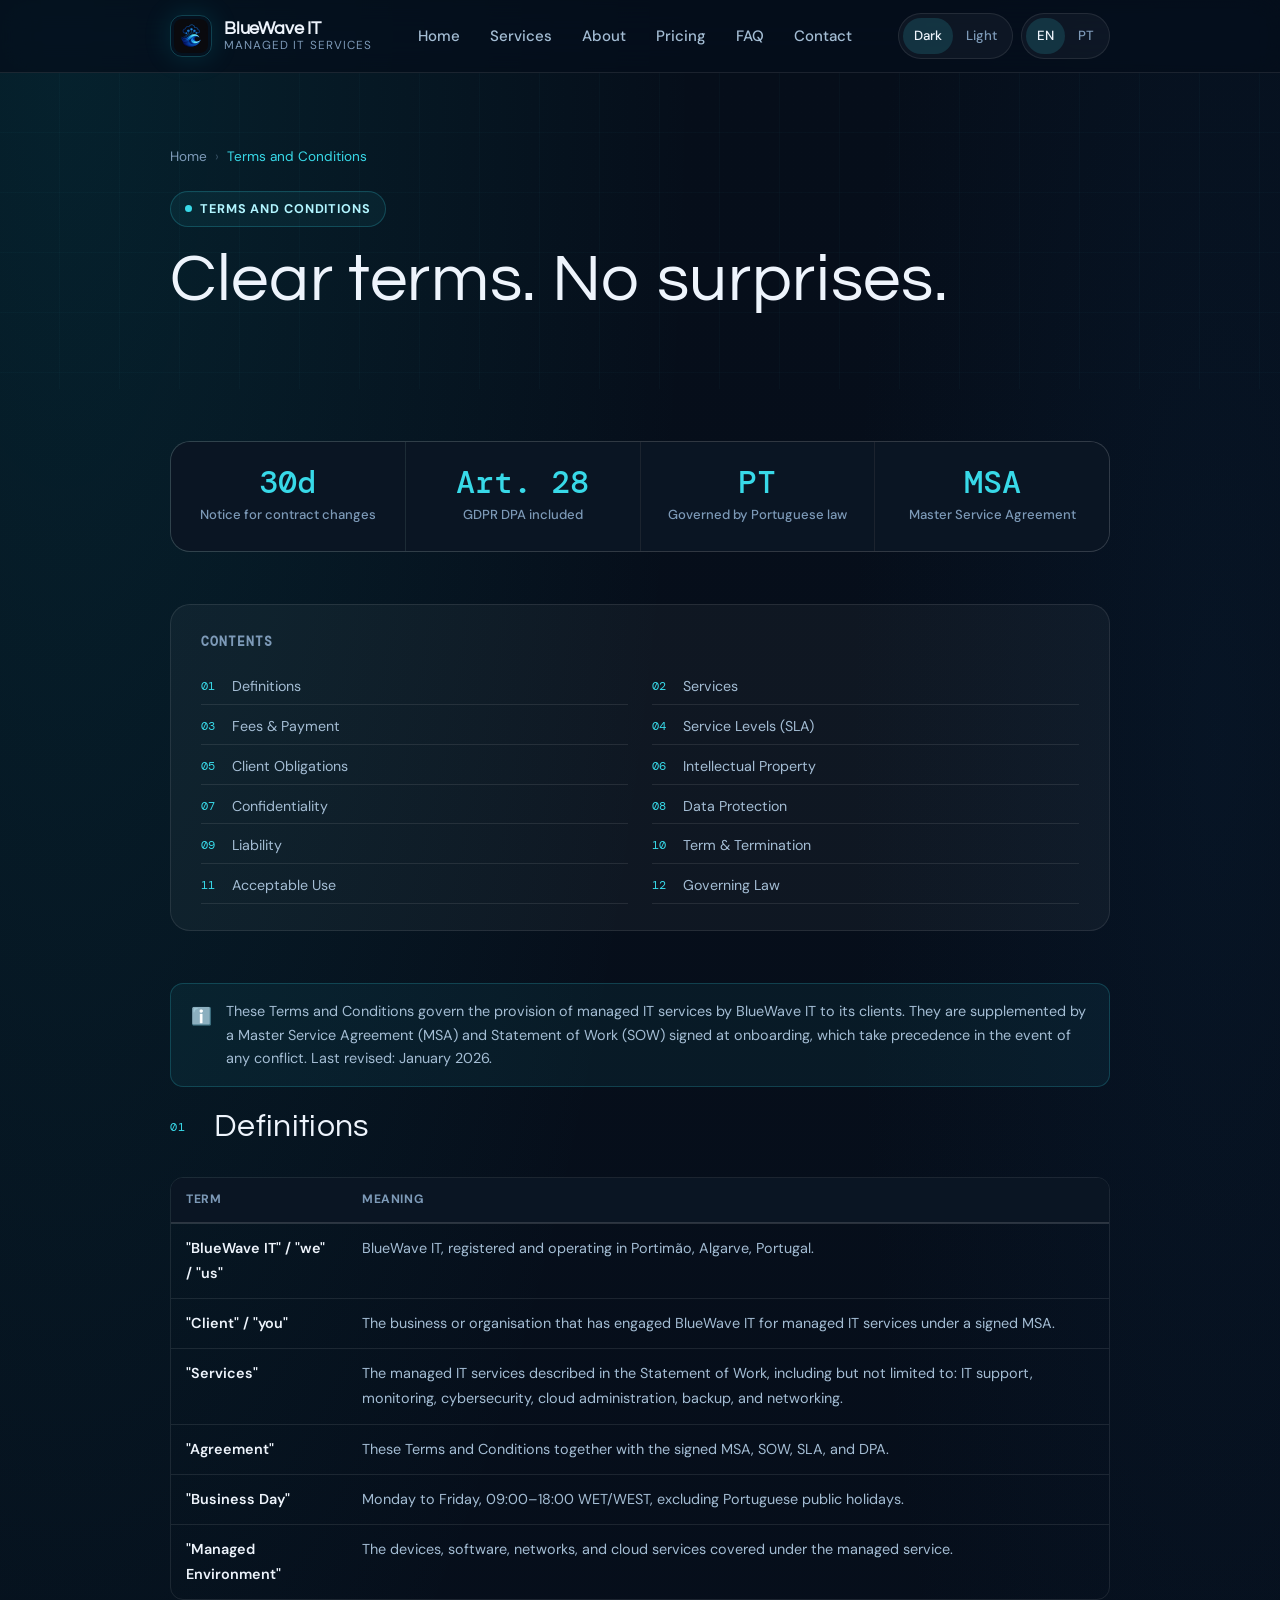
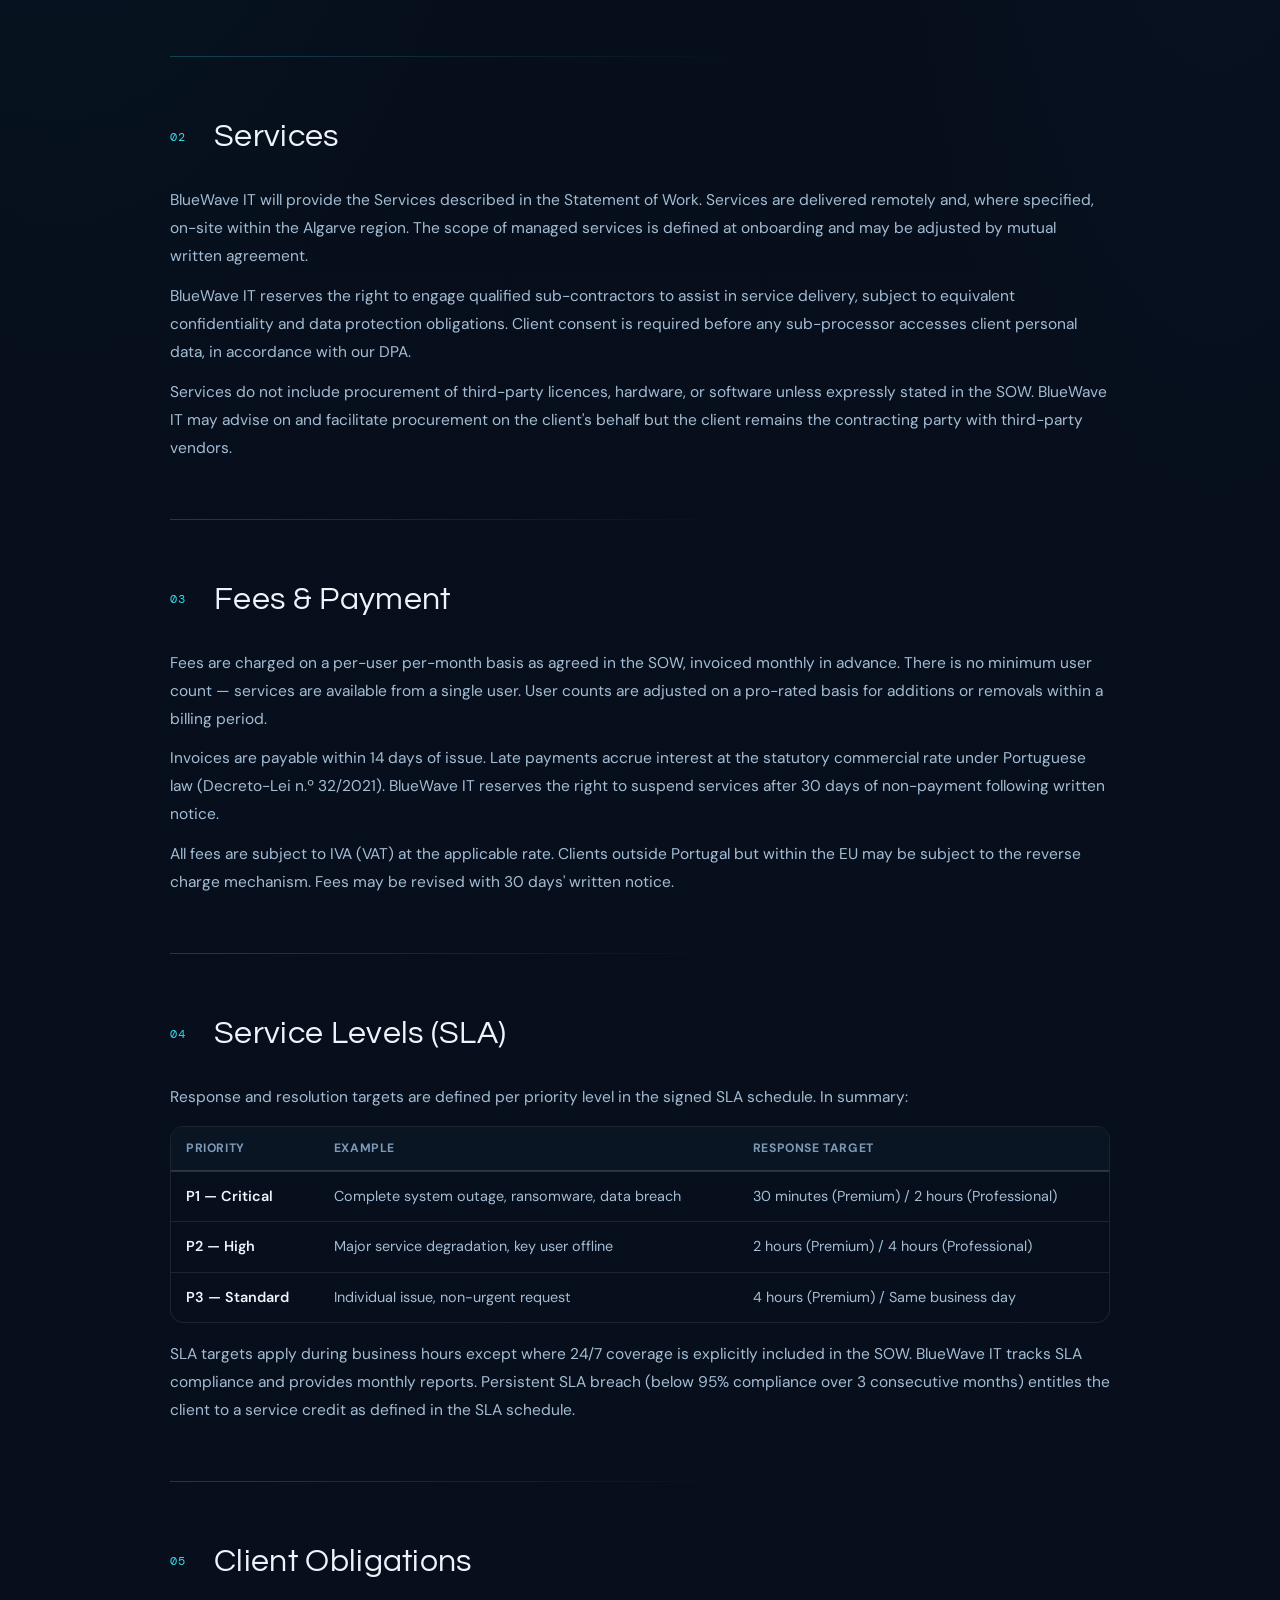
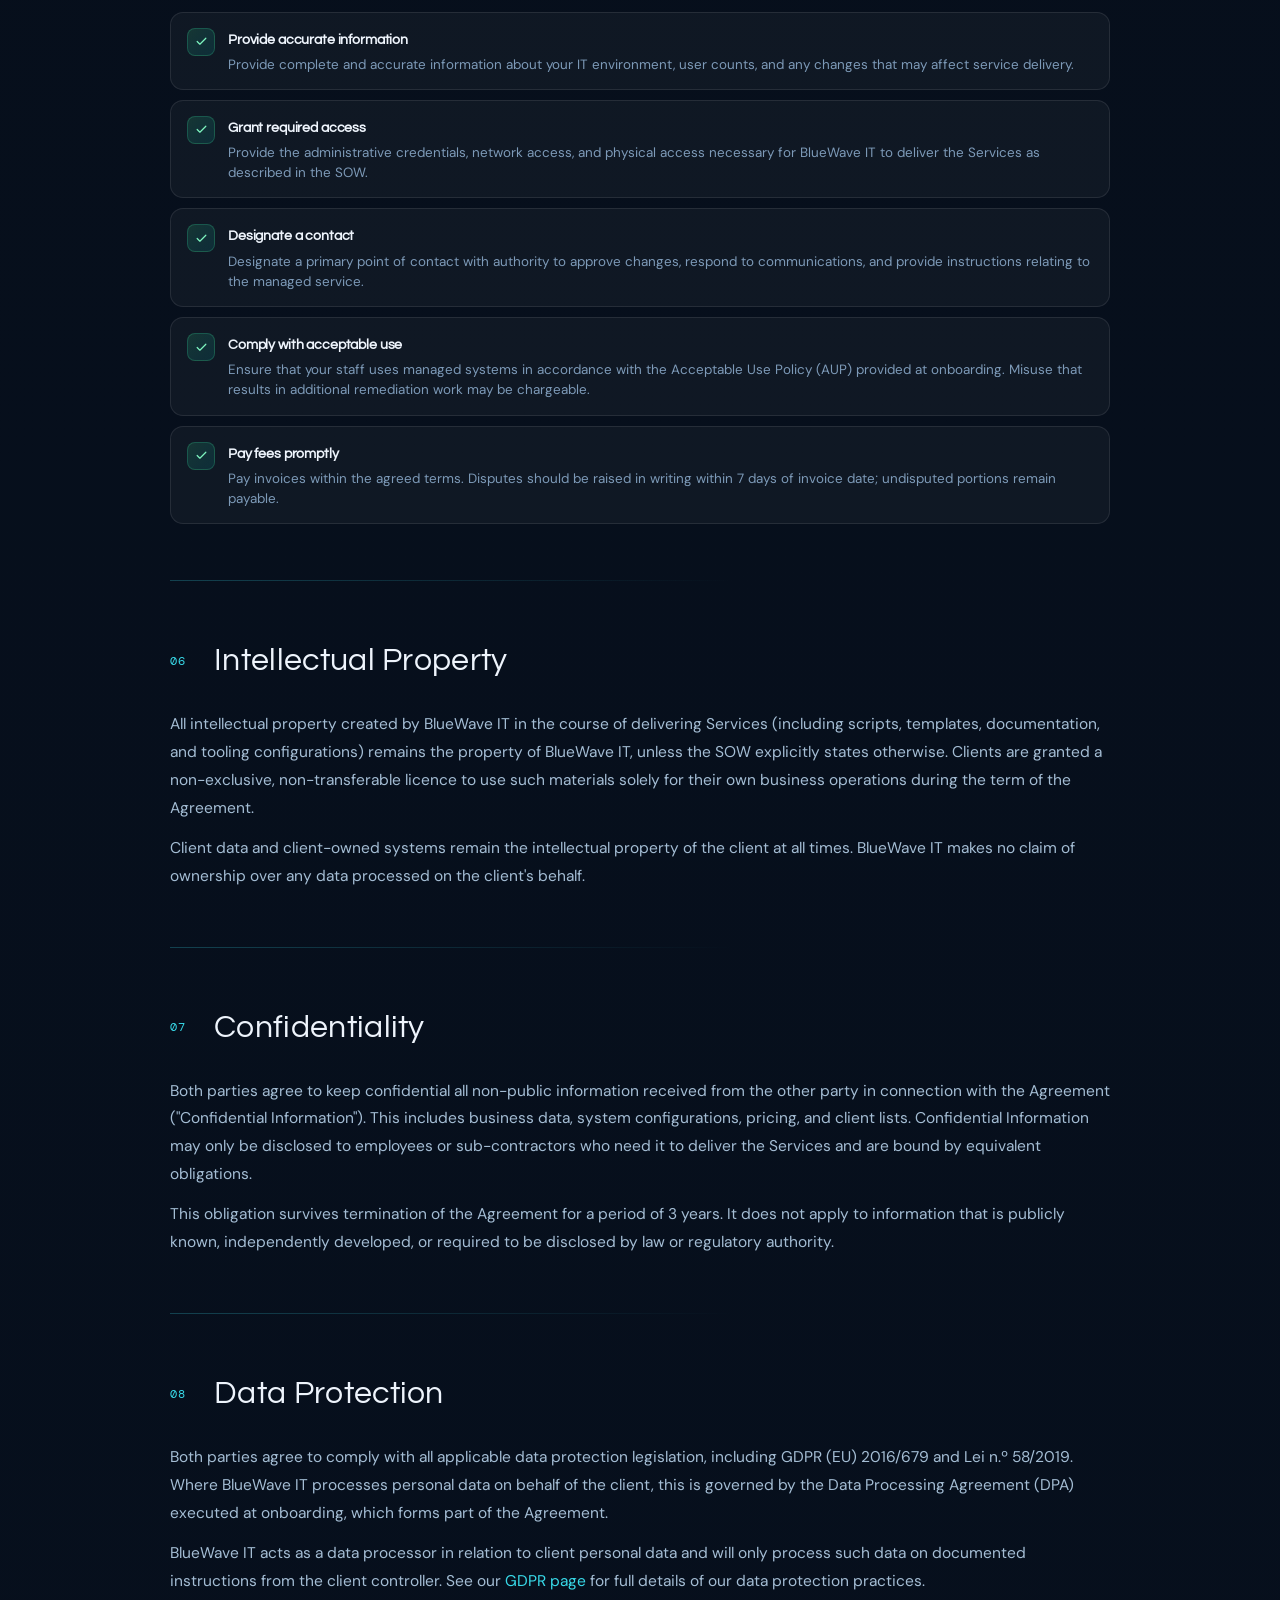
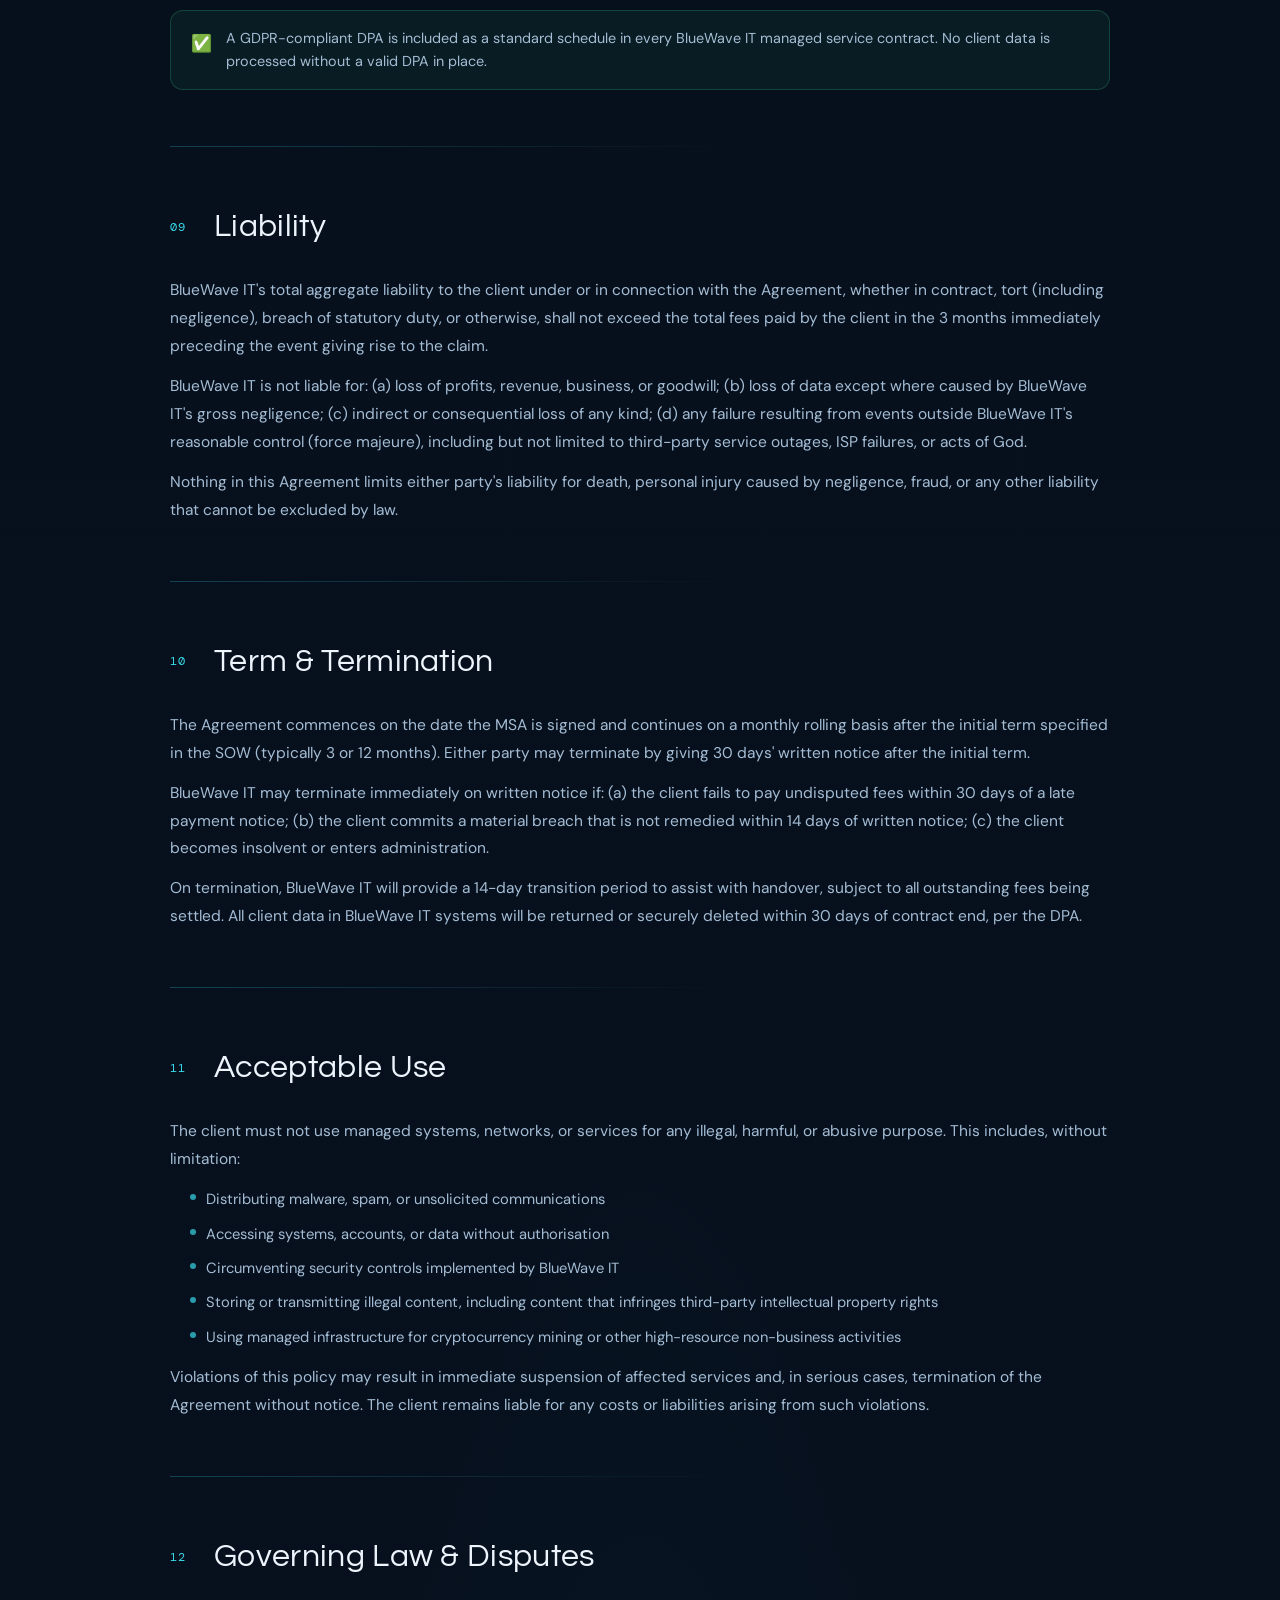
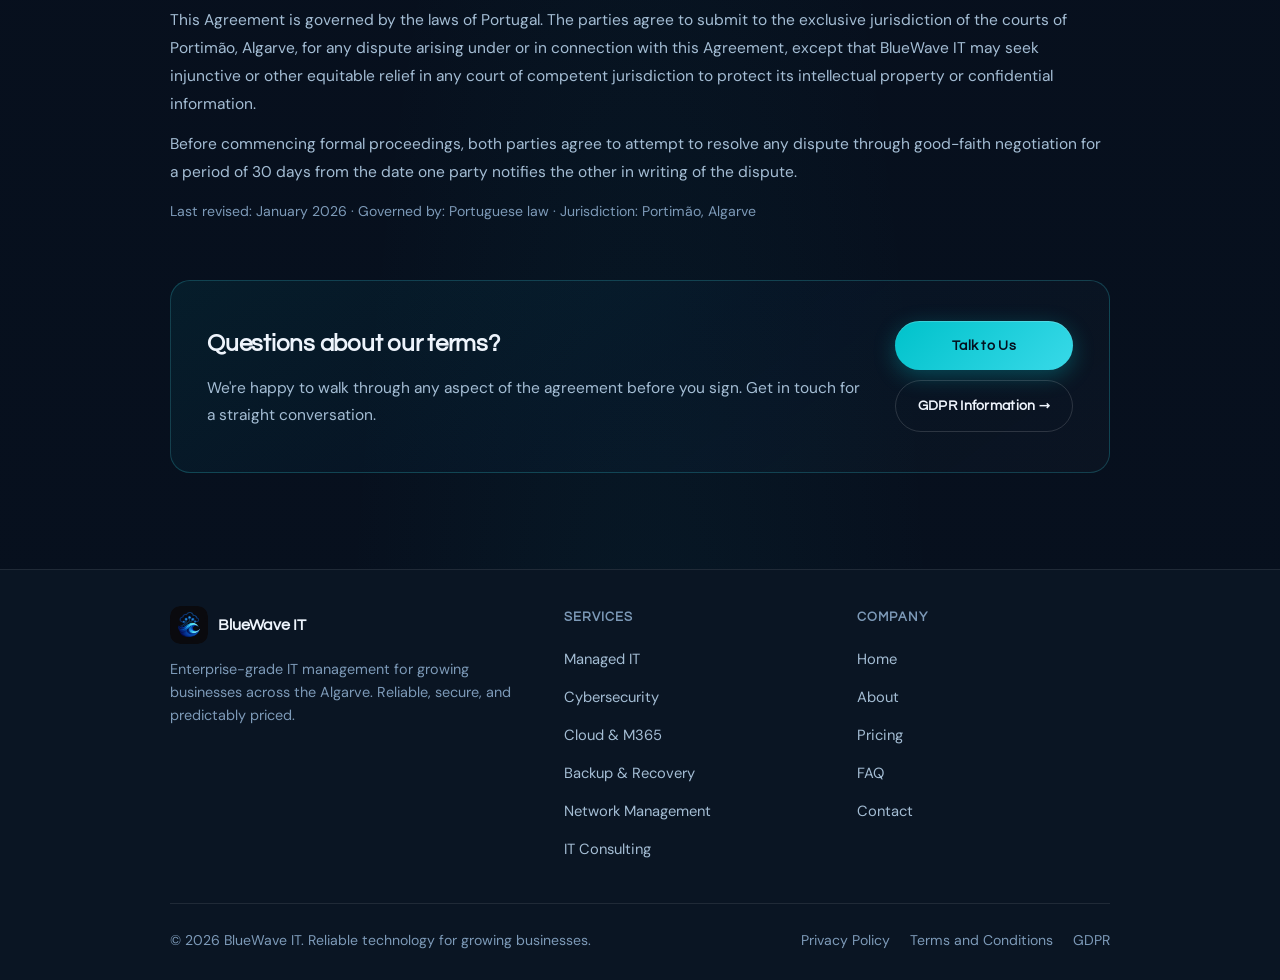
<file: terms.html>
<!DOCTYPE html>
<html lang="en">
<head>
  <meta charset="UTF-8"/>
  <meta name="viewport" content="width=device-width, initial-scale=1.0"/>
  <title>Terms and Conditions | BlueWave IT — Managed IT Services, Algarve</title>
  <meta name="description" content="Terms and Conditions governing BlueWave IT managed IT services — fees, SLA, data protection, liability, and termination."/>
  <link rel="preconnect" href="https://fonts.googleapis.com">
  <link rel="preconnect" href="https://fonts.gstatic.com" crossorigin>
  <link href="https://fonts.googleapis.com/css2?family=Questrial&family=Syne:wght@400;500;600;700;800&family=DM+Sans:ital,opsz,wght@0,9..40,300;0,9..40,400;0,9..40,500;0,9..40,600;1,9..40,400&family=DM+Mono:wght@400;500&display=swap" rel="stylesheet">
    <!-- ── FAVICONS ───────────────────────────────────────────────────── -->
  <link rel="icon" type="image/png" sizes="16x16" href="/images/favicon.png" />
  <link rel="icon" type="image/png" sizes="32x32" href="/images/favicon.png" />
  <link rel="apple-touch-icon" sizes="180x180" href="/images/favicon.png" />
  <link rel="icon" type="image/png" sizes="192x192" href="/images/favicon.png" />
  <link rel="icon" type="image/png" sizes="512x512" href="/images/favicon.png" />
  <link rel="manifest" href="/site.webmanifest" />


  <!-- Open Graph -->
<meta property="og:type" content="website" />
<meta property="og:url" content="https://bluewaveit.pt/" />
<meta property="og:site_name" content="BlueWave IT" />
<meta property="og:locale" content="en_GB" />
<meta property="og:locale:alternate" content="pt_PT" />
<meta property="og:title" content="BlueWave IT | Managed IT Services in Algarve, Portugal" />
<meta
  property="og:description"
  content="Managed IT services, cybersecurity, Microsoft 365, cloud support, backup, and IT consulting for businesses across the Algarve."
/>
<meta property="og:image" content="https://bluewaveit.pt/images/og-image.png" />
<meta property="og:image:secure_url" content="https://bluewaveit.pt/images/og-image.png" />
<meta property="og:image:width" content="1200" />
<meta property="og:image:height" content="630" />
<meta property="og:image:alt" content="BlueWave IT - Managed IT Services in Algarve, Portugal" />


    <link rel="canonical" href="https://www.bluewaveit.pt/terms.html" />
    <link rel="stylesheet" href="css/theme.css" />
  <link rel="stylesheet" href="css/nav.css" />
  <link rel="stylesheet" href="css/components.css" />
  <link rel="stylesheet" href="css/pages/gdpr.css" />

<body>

<!-- ── HEADER ── -->
  <div id="site-nav"></div>


  <!-- ── HERO ── -->
  <div class="page-hero">
    <div class="container">
      <div class="breadcrumb reveal">
        <a href="index.html" data-i18n="nav_home">Home</a>
        <span class="sep">›</span>
        <span class="current" data-i18n="terms_bc">Terms and Conditions</span>
      </div>
      <div class="hero-pill reveal reveal-d1">
        <span class="hero-pill-dot"></span>
        <span data-i18n="terms_pill">Terms and Conditions</span>
      </div>
      <h1 class="reveal reveal-d1"><span data-i18n-html="terms_h1">Clear terms.<br><em>No surprises.</em></span></h1>
    </div>
  </div>

  <!-- ── STATS ── -->
  <div class="container">
    <div class="stat-bar reveal">
      <div class="stat-cell"><div class="stat-num">30d</div><div class="stat-label" data-i18n="terms_stat1">Notice for contract changes</div></div>
      <div class="stat-cell"><div class="stat-num">Art. 28</div><div class="stat-label" data-i18n="terms_stat2">GDPR DPA included</div></div>
      <div class="stat-cell"><div class="stat-num">PT</div><div class="stat-label" data-i18n="terms_stat3">Governed by Portuguese law</div></div>
      <div class="stat-cell"><div class="stat-num">MSA</div><div class="stat-label" data-i18n="terms_stat4">Master Service Agreement</div></div>
    </div>
  </div>

  <main>
    <div class="container policy-content">

      <div class="toc-wrap reveal">
        <h4>Contents</h4>
        <div class="toc-cols">
          <a href="#t1"><span class="n">01</span> Definitions</a>
          <a href="#t2"><span class="n">02</span> Services</a>
          <a href="#t3"><span class="n">03</span> Fees &amp; Payment</a>
          <a href="#t4"><span class="n">04</span> Service Levels (SLA)</a>
          <a href="#t5"><span class="n">05</span> Client Obligations</a>
          <a href="#t6"><span class="n">06</span> Intellectual Property</a>
          <a href="#t7"><span class="n">07</span> Confidentiality</a>
          <a href="#t8"><span class="n">08</span> Data Protection</a>
          <a href="#t9"><span class="n">09</span> Liability</a>
          <a href="#t10"><span class="n">10</span> Term &amp; Termination</a>
          <a href="#t11"><span class="n">11</span> Acceptable Use</a>
          <a href="#t12"><span class="n">12</span> Governing Law</a>
        </div>
      </div>

      <div class="callout info" style="margin:0 0 12px;">
        <span class="callout-icon">ℹ️</span>
        <p data-i18n="terms_intro">These Terms and Conditions govern the provision of managed IT services by BlueWave IT to its clients. They are supplemented by a Master Service Agreement (MSA) and Statement of Work (SOW) signed at onboarding, which take precedence in the event of any conflict. Last revised: January 2026.</p>
      </div>

      <div class="section reveal" id="t1">
        <div class="sec-label"><span class="sec-num">01</span><h2 data-i18n="terms_h2_1">Definitions</h2></div>
        <div class="tbl-wrap" style="margin-top:14px;">
          <table>
            <thead><tr><th>Term</th><th>Meaning</th></tr></thead>
            <tbody>
              <tr><td class="emp">"BlueWave IT" / "we" / "us"</td><td>BlueWave IT, registered and operating in Portimão, Algarve, Portugal.</td></tr>
              <tr><td class="emp">"Client" / "you"</td><td>The business or organisation that has engaged BlueWave IT for managed IT services under a signed MSA.</td></tr>
              <tr><td class="emp">"Services"</td><td>The managed IT services described in the Statement of Work, including but not limited to: IT support, monitoring, cybersecurity, cloud administration, backup, and networking.</td></tr>
              <tr><td class="emp">"Agreement"</td><td>These Terms and Conditions together with the signed MSA, SOW, SLA, and DPA.</td></tr>
              <tr><td class="emp">"Business Day"</td><td>Monday to Friday, 09:00–18:00 WET/WEST, excluding Portuguese public holidays.</td></tr>
              <tr><td class="emp">"Managed Environment"</td><td>The devices, software, networks, and cloud services covered under the managed service.</td></tr>
            </tbody>
          </table>
        </div>
      </div>

      <div class="section-divider"></div>

      <div class="section reveal" id="t2">
        <div class="sec-label"><span class="sec-num">02</span><h2 data-i18n="terms_h2_2">Services</h2></div>
        <div class="prose">
          <p data-i18n="terms_s2_p">BlueWave IT will provide the Services described in the Statement of Work. Services are delivered remotely and, where specified, on-site within the Algarve region. The scope of managed services is defined at onboarding and may be adjusted by mutual written agreement.</p>
          <p style="margin-top:12px;">BlueWave IT reserves the right to engage qualified sub-contractors to assist in service delivery, subject to equivalent confidentiality and data protection obligations. Client consent is required before any sub-processor accesses client personal data, in accordance with our DPA.</p>
          <p style="margin-top:12px;">Services do not include procurement of third-party licences, hardware, or software unless expressly stated in the SOW. BlueWave IT may advise on and facilitate procurement on the client's behalf but the client remains the contracting party with third-party vendors.</p>
        </div>
      </div>

      <div class="section-divider"></div>

      <div class="section reveal" id="t3">
        <div class="sec-label"><span class="sec-num">03</span><h2 data-i18n="terms_h2_3">Fees &amp; Payment</h2></div>
        <div class="prose">
          <p data-i18n="terms_s3_p">Fees are charged on a per-user per-month basis as agreed in the SOW, invoiced monthly in advance. There is no minimum user count — services are available from a single user. User counts are adjusted on a pro-rated basis for additions or removals within a billing period.</p>
          <p style="margin-top:12px;">Invoices are payable within 14 days of issue. Late payments accrue interest at the statutory commercial rate under Portuguese law (Decreto-Lei n.º 32/2021). BlueWave IT reserves the right to suspend services after 30 days of non-payment following written notice.</p>
          <p style="margin-top:12px;">All fees are subject to IVA (VAT) at the applicable rate. Clients outside Portugal but within the EU may be subject to the reverse charge mechanism. Fees may be revised with 30 days' written notice.</p>
        </div>
      </div>

      <div class="section-divider"></div>

      <div class="section reveal" id="t4">
        <div class="sec-label"><span class="sec-num">04</span><h2 data-i18n="terms_h2_4">Service Levels (SLA)</h2></div>
        <div class="prose"><p data-i18n="terms_s4_p1">Response and resolution targets are defined per priority level in the signed SLA schedule. In summary:</p></div>
        <div class="tbl-wrap" style="margin-top:14px;">
          <table>
            <thead><tr><th>Priority</th><th>Example</th><th>Response target</th></tr></thead>
            <tbody>
              <tr><td class="emp">P1 — Critical</td><td>Complete system outage, ransomware, data breach</td><td>30 minutes (Premium) / 2 hours (Professional)</td></tr>
              <tr><td class="emp">P2 — High</td><td>Major service degradation, key user offline</td><td>2 hours (Premium) / 4 hours (Professional)</td></tr>
              <tr><td class="emp">P3 — Standard</td><td>Individual issue, non-urgent request</td><td>4 hours (Premium) / Same business day</td></tr>
            </tbody>
          </table>
        </div>
        <div class="prose" style="margin-top:12px;"><p data-i18n="terms_s4_p2">SLA targets apply during business hours except where 24/7 coverage is explicitly included in the SOW. BlueWave IT tracks SLA compliance and provides monthly reports. Persistent SLA breach (below 95% compliance over 3 consecutive months) entitles the client to a service credit as defined in the SLA schedule.</p></div>
      </div>

      <div class="section-divider"></div>

      <div class="section reveal" id="t5">
        <div class="sec-label"><span class="sec-num">05</span><h2 data-i18n="terms_h2_5">Client Obligations</h2></div>
        <div class="checklist">
          <div class="check-row"><div class="check-icon"><svg viewBox="0 0 24 24"><polyline points="20 6 9 17 4 12"/></svg></div><div class="check-text"><h4 data-i18n="terms_s5_r1_h">Provide accurate information</h4><p data-i18n="terms_s5_r1_p">Provide complete and accurate information about your IT environment, user counts, and any changes that may affect service delivery.</p></div></div>
          <div class="check-row"><div class="check-icon"><svg viewBox="0 0 24 24"><polyline points="20 6 9 17 4 12"/></svg></div><div class="check-text"><h4 data-i18n="terms_s5_r2_h">Grant required access</h4><p data-i18n="terms_s5_r2_p">Provide the administrative credentials, network access, and physical access necessary for BlueWave IT to deliver the Services as described in the SOW.</p></div></div>
          <div class="check-row"><div class="check-icon"><svg viewBox="0 0 24 24"><polyline points="20 6 9 17 4 12"/></svg></div><div class="check-text"><h4 data-i18n="terms_s5_r3_h">Designate a contact</h4><p data-i18n="terms_s5_r3_p">Designate a primary point of contact with authority to approve changes, respond to communications, and provide instructions relating to the managed service.</p></div></div>
          <div class="check-row"><div class="check-icon"><svg viewBox="0 0 24 24"><polyline points="20 6 9 17 4 12"/></svg></div><div class="check-text"><h4 data-i18n="terms_s5_r4_h">Comply with acceptable use</h4><p data-i18n="terms_s5_r4_p">Ensure that your staff uses managed systems in accordance with the Acceptable Use Policy (AUP) provided at onboarding. Misuse that results in additional remediation work may be chargeable.</p></div></div>
          <div class="check-row"><div class="check-icon"><svg viewBox="0 0 24 24"><polyline points="20 6 9 17 4 12"/></svg></div><div class="check-text"><h4 data-i18n="terms_s5_r5_h">Pay fees promptly</h4><p data-i18n="terms_s5_r5_p">Pay invoices within the agreed terms. Disputes should be raised in writing within 7 days of invoice date; undisputed portions remain payable.</p></div></div>
        </div>
      </div>

      <div class="section-divider"></div>

      <div class="section reveal" id="t6">
        <div class="sec-label"><span class="sec-num">06</span><h2 data-i18n="terms_h2_6">Intellectual Property</h2></div>
        <div class="prose">
          <p data-i18n="terms_s6_p">All intellectual property created by BlueWave IT in the course of delivering Services (including scripts, templates, documentation, and tooling configurations) remains the property of BlueWave IT, unless the SOW explicitly states otherwise. Clients are granted a non-exclusive, non-transferable licence to use such materials solely for their own business operations during the term of the Agreement.</p>
          <p style="margin-top:12px;">Client data and client-owned systems remain the intellectual property of the client at all times. BlueWave IT makes no claim of ownership over any data processed on the client's behalf.</p>
        </div>
      </div>

      <div class="section-divider"></div>

      <div class="section reveal" id="t7">
        <div class="sec-label"><span class="sec-num">07</span><h2 data-i18n="terms_h2_7">Confidentiality</h2></div>
        <div class="prose">
          <p data-i18n="terms_s7_p">Both parties agree to keep confidential all non-public information received from the other party in connection with the Agreement ("Confidential Information"). This includes business data, system configurations, pricing, and client lists. Confidential Information may only be disclosed to employees or sub-contractors who need it to deliver the Services and are bound by equivalent obligations.</p>
          <p style="margin-top:12px;">This obligation survives termination of the Agreement for a period of 3 years. It does not apply to information that is publicly known, independently developed, or required to be disclosed by law or regulatory authority.</p>
        </div>
      </div>

      <div class="section-divider"></div>

      <div class="section reveal" id="t8">
        <div class="sec-label"><span class="sec-num">08</span><h2 data-i18n="terms_h2_8">Data Protection</h2></div>
        <div class="prose">
          <p data-i18n="terms_s8_p1">Both parties agree to comply with all applicable data protection legislation, including GDPR (EU) 2016/679 and Lei n.º 58/2019. Where BlueWave IT processes personal data on behalf of the client, this is governed by the Data Processing Agreement (DPA) executed at onboarding, which forms part of the Agreement.</p>
          <p style="margin-top:12px;">BlueWave IT acts as a data processor in relation to client personal data and will only process such data on documented instructions from the client controller. See our <a href="gdpr.html">GDPR page</a> for full details of our data protection practices.</p>
        </div>
        <div class="callout green" style="margin-top:14px;">
          <span class="callout-icon">✅</span>
          <p data-i18n="terms_s8_p2">A GDPR-compliant DPA is included as a standard schedule in every BlueWave IT managed service contract. No client data is processed without a valid DPA in place.</p>
        </div>
      </div>

      <div class="section-divider"></div>

      <div class="section reveal" id="t9">
        <div class="sec-label"><span class="sec-num">09</span><h2 data-i18n="terms_h2_9">Liability</h2></div>
        <div class="prose">
          <p data-i18n="terms_s9_p">BlueWave IT's total aggregate liability to the client under or in connection with the Agreement, whether in contract, tort (including negligence), breach of statutory duty, or otherwise, shall not exceed the total fees paid by the client in the 3 months immediately preceding the event giving rise to the claim.</p>
          <p style="margin-top:12px;">BlueWave IT is not liable for: (a) loss of profits, revenue, business, or goodwill; (b) loss of data except where caused by BlueWave IT's gross negligence; (c) indirect or consequential loss of any kind; (d) any failure resulting from events outside BlueWave IT's reasonable control (force majeure), including but not limited to third-party service outages, ISP failures, or acts of God.</p>
          <p style="margin-top:12px;">Nothing in this Agreement limits either party's liability for death, personal injury caused by negligence, fraud, or any other liability that cannot be excluded by law.</p>
        </div>
      </div>

      <div class="section-divider"></div>

      <div class="section reveal" id="t10">
        <div class="sec-label"><span class="sec-num">10</span><h2 data-i18n="terms_h2_10">Term &amp; Termination</h2></div>
        <div class="prose">
          <p data-i18n="terms_s10_p">The Agreement commences on the date the MSA is signed and continues on a monthly rolling basis after the initial term specified in the SOW (typically 3 or 12 months). Either party may terminate by giving 30 days' written notice after the initial term.</p>
          <p style="margin-top:12px;">BlueWave IT may terminate immediately on written notice if: (a) the client fails to pay undisputed fees within 30 days of a late payment notice; (b) the client commits a material breach that is not remedied within 14 days of written notice; (c) the client becomes insolvent or enters administration.</p>
          <p style="margin-top:12px;">On termination, BlueWave IT will provide a 14-day transition period to assist with handover, subject to all outstanding fees being settled. All client data in BlueWave IT systems will be returned or securely deleted within 30 days of contract end, per the DPA.</p>
        </div>
      </div>

      <div class="section-divider"></div>

      <div class="section reveal" id="t11">
        <div class="sec-label"><span class="sec-num">11</span><h2 data-i18n="terms_h2_11">Acceptable Use</h2></div>
        <div class="prose">
          <p data-i18n="terms_s11_p">The client must not use managed systems, networks, or services for any illegal, harmful, or abusive purpose. This includes, without limitation:</p>
          <ul style="margin:12px 0 0 20px;display:grid;gap:8px;color:var(--muted-2);font-size:0.92rem;">
            <li data-i18n="terms_s11_li1">Distributing malware, spam, or unsolicited communications</li>
            <li data-i18n="terms_s11_li2">Accessing systems, accounts, or data without authorisation</li>
            <li data-i18n="terms_s11_li3">Circumventing security controls implemented by BlueWave IT</li>
            <li data-i18n="terms_s11_li4">Storing or transmitting illegal content, including content that infringes third-party intellectual property rights</li>
            <li data-i18n="terms_s11_li5">Using managed infrastructure for cryptocurrency mining or other high-resource non-business activities</li>
          </ul>
          <p style="margin-top:14px;">Violations of this policy may result in immediate suspension of affected services and, in serious cases, termination of the Agreement without notice. The client remains liable for any costs or liabilities arising from such violations.</p>
        </div>
      </div>

      <div class="section-divider"></div>

      <div class="section reveal" id="t12">
        <div class="sec-label"><span class="sec-num">12</span><h2 data-i18n="terms_h2_12">Governing Law &amp; Disputes</h2></div>
        <div class="prose">
          <p data-i18n="terms_s12_p">This Agreement is governed by the laws of Portugal. The parties agree to submit to the exclusive jurisdiction of the courts of Portimão, Algarve, for any dispute arising under or in connection with this Agreement, except that BlueWave IT may seek injunctive or other equitable relief in any court of competent jurisdiction to protect its intellectual property or confidential information.</p>
          <p style="margin-top:12px;">Before commencing formal proceedings, both parties agree to attempt to resolve any dispute through good-faith negotiation for a period of 30 days from the date one party notifies the other in writing of the dispute.</p>
          <p style="margin-top:12px;color:var(--muted);font-size:0.88rem;">Last revised: January 2026 · Governed by: Portuguese law · Jurisdiction: Portimão, Algarve</p>
        </div>
      </div>

      <div class="cta-section reveal">
        <div class="cta-body">
          <h3 data-i18n="terms_cta_h3">Questions about our terms?</h3>
          <p data-i18n="terms_cta_p">We're happy to walk through any aspect of the agreement before you sign. Get in touch for a straight conversation.</p>
        </div>
        <div class="cta-actions">
          <a href="contact.html" class="btn btn-primary">Talk to Us</a>
          <a href="gdpr.html" class="btn btn-ghost">GDPR Information →</a>
        </div>
      </div>

    </div>
  </main>


<!-- ── FOOTER ── -->

  <div id="site-footer"></div>

  <button class="back-to-top" id="backToTop" aria-label="Back to top"><svg viewBox="0 0 24 24" fill="none" stroke="currentColor" stroke-width="2" stroke-linecap="round"><polyline points="18 15 12 9 6 15"/></svg></button>

  <!-- lang.js MUST load first -->
  <script src="js/lang.js"></script>
  <script src="js/pages/gdpr.js"></script>
  <script src="js/nav.js" defer></script>
</body>
</html>
</file>
<file: css/theme.css>
/*
 * ================================================================
 *  BlueWave IT — theme.css
 *  Shared across all pages: tokens, reset, base typography,
 *  body backgrounds, header, footer, back-to-top, layout helpers,
 *  reveal animation, section labels, eyebrow pills, gradient text.
 *
 *  Load order: theme.css → components.css → [page].css
 * ================================================================
 */


/* ================================================================
   1. DESIGN TOKENS
   ================================================================ */

:root {

  /* ── Color palette – dark mode defaults ── */
  --bg:             #060e1a;
  --bg-alt:         #0a1523;
  --bg-card:        rgba(255,255,255,0.038);
  --bg-card-hover:  rgba(255,255,255,0.065);
  --text:           #eef4fc;
  --muted:          #7d9ab8;
  --muted-2:        #a4bdd4;
  --line:           rgba(255,255,255,0.09);
  --line-strong:    rgba(255,255,255,0.14);

  /* ── Brand colors ── */
  --cyan:           #00c2cb;
  --cyan-2:         #38d9e8;
  --cyan-3:         #b2f5ff;
  --blue:           #0f4c81;
  --blue-mid:       #1565a8;
  --green:          #3ee89a;
  --amber:          #ffcf4e;
  --danger:         #ff5f5f;

  /* ── Effects ── */
  --glow-cyan:      rgba(0,194,203,0.22);
  --shadow:         0 20px 64px rgba(0,0,0,0.50);
  --shadow-sm:      0 8px 28px rgba(0,0,0,0.30);
  --shadow-card:    0 4px 24px rgba(0,0,0,0.22), 0 1px 4px rgba(0,0,0,0.12);

  /* ── Layout ── */
  --max:            1240px;
  --header-h:       72px;

  /* ── Radius scale ── */
  --radius:         20px;
  --radius-sm:      12px;
  --radius-xs:      8px;

  /* ── Typography ──
     --font-display : Syne     — hero headlines, large display text
     --font-heading : Questrial — section headings (h1–h3)
     --font-body    : DM Sans   — body copy, UI text
     --font-mono    : DM Mono   — code, metrics, counters
  ── */
  --font-display:   'Questrial',      sans-serif;
  --font-heading:   'Questrial', sans-serif;
  --font-body:      'DM Sans',   sans-serif;
  --font-mono:      'DM Mono',   monospace;
}


/* ── Light mode token overrides ── */
body.theme-light {
  --bg:             #f3f8fd;
  --bg-alt:         #e8f1fa;
  --bg-card:        rgba(255,255,255,0.82);
  --bg-card-hover:  rgba(255,255,255,0.96);
  --text:           #0a1628;
  --muted:          #4d6b88;
  --muted-2:        #3d5a74;
  --line:           rgba(10,22,40,0.09);
  --line-strong:    rgba(10,22,40,0.15);
  --glow-cyan:      rgba(0,194,203,0.14);
  --shadow:         0 20px 64px rgba(10,22,40,0.14);
  --shadow-sm:      0 8px 28px rgba(10,22,40,0.10);
  --shadow-card:    0 4px 24px rgba(10,22,40,0.10), 0 1px 4px rgba(10,22,40,0.06);
}


/* ================================================================
   2. RESET & BASE
   ================================================================ */

*, *::before, *::after { box-sizing: border-box; }

html {
  scroll-behavior: smooth;
}

body {
  margin: 0;
  font-family: var(--font-body);
  font-size: 1rem;
  line-height: 1.7;
  color: var(--text);
  overflow-x: hidden;
  transition: background 250ms ease, color 250ms ease;

  /* ── Dark mode ambient background ── */
  background:
    radial-gradient(ellipse 80% 55% at 0% 0%,   rgba(0,194,203,0.13), transparent 50%),
    radial-gradient(ellipse 60% 45% at 100% 8%,  rgba(15,76,129,0.12), transparent 50%),
    radial-gradient(ellipse 90% 50% at 50% 100%, rgba(15,76,129,0.07), transparent 60%),
    linear-gradient(180deg, #060e1a 0%, #07101e 100%);
}

body.theme-light {
  background:
    radial-gradient(ellipse 80% 55% at 0% 0%,  rgba(0,194,203,0.07), transparent 50%),
    radial-gradient(ellipse 60% 45% at 100% 8%, rgba(15,76,129,0.06), transparent 50%),
    linear-gradient(180deg, #f3f8fd 0%, #edf4fb 100%);
}

/* ── Typography defaults ── */
h1, h2, h3 {
  font-family: var(--font-heading);
  font-weight: 400;
  letter-spacing: 0.01em;
  margin: 0;
}

h4 {
  font-family: var(--font-display);
  font-weight: 600;
  letter-spacing: -0.01em;
  margin: 0;
}

/* h1/h2 use Questrial; h4+ uses Syne for smaller display labels */

a  { color: inherit; text-decoration: none; }
img { max-width: 100%; display: block; }
button { font: inherit; cursor: pointer; }
p { margin: 0; }

/* ── Select element theming ── */
select {
  background-color: var(--bg-alt);
  color: var(--text);
}
select option {
  background-color: #ffffff;
  color: #000000;
}


/* ================================================================
   3. LAYOUT UTILITIES
   ================================================================ */

/* Max-width centered wrapper used on every section */
.container {
  width: min(calc(100% - 40px), var(--max));
  margin: 0 auto;
}

/* ── Section spacing ── */
section { padding: 68px 0; }

/* ── Alternating background band (e.g. services, FAQ) ── */
.band {
  background: var(--bg-alt);
  border-top:    1px solid var(--line);
  border-bottom: 1px solid var(--line);
}

/* ── Reusable grid helpers ── */
.grid-2 { display: grid; grid-template-columns: repeat(2, minmax(0,1fr)); gap: 20px; }
.grid-3 { display: grid; grid-template-columns: repeat(3, minmax(0,1fr)); gap: 20px; }
.grid-4 { display: grid; grid-template-columns: repeat(4, minmax(0,1fr)); gap: 20px; }


/* ================================================================
   4. REVEAL ANIMATION
   Controlled by IntersectionObserver in site.js.
   Add class="reveal" to any section child for scroll-in effect.
   Add reveal-delay-1/2/3 for staggered entrances.
   ================================================================ */

.reveal {
  opacity: 0;
  transform: translateY(28px);
  transition:
    opacity   650ms cubic-bezier(0.16, 1, 0.3, 1),
    transform 650ms cubic-bezier(0.16, 1, 0.3, 1);
}
.reveal.is-visible      { opacity: 1; transform: translateY(0); }
.reveal-delay-1         { transition-delay:  80ms; }
.reveal-delay-2         { transition-delay: 160ms; }
.reveal-delay-3         { transition-delay: 240ms; }


/* ================================================================
   5. SECTION HEADER PATTERN
   Used at the top of most sections:
   <div class="section-head">
     <span class="section-label">Label</span>
     <h2>Heading</h2>
     <p>Subheading paragraph</p>
   </div>
   ================================================================ */

/* ── Section label pill ── */
.section-label {
  display: inline-flex;
  align-items: center;
  gap: 8px;
  padding: 6px 14px;
  border-radius: 999px;
  border: 1px solid rgba(56,217,232,0.18);
  background: rgba(255,255,255,0.03);
  color: var(--cyan-3);
  font-size: 0.80rem;
  font-weight: 600;
  letter-spacing: 0.06em;
  text-transform: uppercase;
  margin-bottom: 16px;
}
.section-label::before {
  content: "";
  width: 7px;
  height: 7px;
  border-radius: 50%;
  background: var(--cyan-2);
  box-shadow: 0 0 0 6px rgba(56,217,232,0.10);
}
body.theme-light .section-label {
  background: rgba(10,22,40,0.04);
  color: var(--blue-mid);
}

/* ── Section head wrapper ── */
.section-head { margin-bottom: 36px; }
.section-head h2 {
  font-size: clamp(2.1rem, 3.6vw, 3.1rem);
  line-height: 1.05;
  margin-bottom: 14px;
}
.section-head p {
  color: var(--muted-2);
  max-width: 62ch;
  font-size: 1.06rem;
}

/* ── Eyebrow pill (hero variant — slightly larger) ── */
.eyebrow {
  display: inline-flex;
  align-items: center;
  gap: 10px;
  padding: 8px 16px;
  border-radius: 999px;
  border: 1px solid rgba(56,217,232,0.20);
  background: rgba(255,255,255,0.03);
  color: #c6f7ff;
  font-size: 0.83rem;
  font-weight: 500;
  margin-bottom: 20px;
}
.eyebrow::before {
  content: "";
  width: 8px;
  height: 8px;
  border-radius: 50%;
  background: var(--cyan-2);
  box-shadow: 0 0 0 7px rgba(56,217,232,0.10);
  flex: 0 0 auto;
}
body.theme-light .eyebrow {
  background: rgba(10,22,40,0.04);
  color: var(--blue-mid);
}

/* ── Gradient text span (used inside headings) ── */
.gradient-text {
  background: linear-gradient(105deg, #4beaf4 0%, #00c2cb 45%, #6af0fc 100%);
  -webkit-background-clip: text;
  background-clip: text;
  color: transparent;
}
body.theme-light .gradient-text {
  background: linear-gradient(105deg, #006f80 0%, #007f8f 50%, #009ab0 100%);
  -webkit-background-clip: text;
  background-clip: text;
}


/* ================================================================
   6. HEADER & NAVIGATION
   ================================================================ */

.site-header {
  position: sticky;
  top: 0;
  z-index: 60;
  backdrop-filter: blur(18px) saturate(160%);
  -webkit-backdrop-filter: blur(18px) saturate(160%);
  background: rgba(6,14,26,0.70);
  border-bottom: 1px solid var(--line);
  transition: background 200ms ease, box-shadow 200ms ease, border-color 200ms ease;
}
body.theme-light .site-header {
  background: rgba(243,248,253,0.80);
}
.site-header.scrolled {
  background: rgba(6,14,26,0.94);
  box-shadow: 0 8px 32px rgba(0,0,0,0.30);
  border-bottom-color: var(--line-strong);
}
body.theme-light .site-header.scrolled {
  background: rgba(243,248,253,0.96);
  box-shadow: 0 8px 32px rgba(10,22,40,0.10);
}

/* ── Nav bar row ── */
.nav {
  min-height: var(--header-h);
  display: flex;
  align-items: center;
  justify-content: space-between;
  gap: 20px;
}

/* ── Logo ── */
.logo {
  display: flex;
  align-items: center;
  gap: 12px;
  flex: 0 0 auto;
}
.logo-mark {
  width: 44px;
  height: 44px;
  border-radius: 13px;
  background: linear-gradient(135deg, rgba(0,194,203,0.25), rgba(15,76,129,0.30));
  border: 1px solid rgba(56,217,232,0.24);
  box-shadow: 0 0 28px rgba(0,194,203,0.16);
  display: grid;
  place-items: center;
  overflow: hidden;
  flex: 0 0 auto;
}
.logo-mark img {
  width: 86%;
  height: 86%;
  object-fit: contain;
}
.logo-wordmark {
  display: flex;
  flex-direction: column;
  line-height: 1.1;
}
.logo-wordmark strong {
  font-family: var(--font-display);
  font-size: 1.1rem;
  font-weight: 700;
  letter-spacing: -0.01em;
}
.logo-wordmark span {
  color: var(--muted);
  font-size: 0.74rem;
  letter-spacing: 0.09em;
  text-transform: uppercase;
}

/* ── Nav links (desktop) ── */
.nav-links {
  display: flex;
  gap: 6px;
  align-items: center;
}
.nav-links a {
  position: relative;
  color: var(--muted-2);
  font-size: 0.95rem;
  font-weight: 500;
  padding: 6px 12px;
  border-radius: var(--radius-xs);
  transition: color 160ms ease, background 160ms ease;
}
.nav-links a:hover {
  color: var(--text);
  background: rgba(255,255,255,0.05);
}
body.theme-light .nav-links a:hover {
  background: rgba(10,22,40,0.05);
}
/* Active page indicator — add class="active" to the matching link */
.nav-links a.active {
  color: var(--cyan-2);
}

/* ── Nav right (toggles + hamburger) ── */
.nav-right {
  display: flex;
  gap: 8px;
  align-items: center;
  flex-wrap: nowrap;
}

/* ── Toggle group (theme / lang switchers) ── */
.toggle-group {
  display: inline-flex;
  gap: 2px;
  padding: 4px;
  border-radius: 999px;
  background: rgba(255,255,255,0.04);
  border: 1px solid var(--line);
}
body.theme-light .toggle-group {
  background: rgba(10,22,40,0.04);
}
.toggle-btn {
  border: 0;
  background: transparent;
  color: var(--muted);
  padding: 6px 12px;
  border-radius: 999px;
  font-size: 0.84rem;
  font-weight: 500;
  transition: all 180ms ease;
}
.toggle-btn.active {
  background: rgba(56,217,232,0.15);
  color: var(--text);
}

/* ── Mobile hamburger ── */
.nav-toggle {
  display: none;         /* shown via media query below */
  width: 42px;
  height: 42px;
  border-radius: 12px;
  border: 1px solid var(--line-strong);
  background: rgba(255,255,255,0.04);
  color: var(--text);
  font-size: 1.2rem;
  align-items: center;
  justify-content: center;
}

/* ── Mobile menu drawer ── */
.mobile-menu {
  display: none;
  padding: 0 0 14px;
}
.mobile-menu.open {
  display: grid;
  gap: 8px;
}
.mobile-menu a,
.mobile-menu .m-row {
  padding: 11px 14px;
  border-radius: 13px;
  background: var(--bg-card);
  border: 1px solid var(--line);
  color: var(--text);
  display: flex;
  align-items: center;
  gap: 10px;
  font-size: 0.96rem;
  font-weight: 500;
}
.mobile-menu .m-row {
  flex-wrap: wrap;
  gap: 8px;
}
.mobile-menu-theme { padding: 11px 14px; }


/* ================================================================
   7. FOOTER
   ================================================================ */

.site-footer {
  border-top: 1px solid var(--line);
  background: var(--bg-alt);
  padding: 48px 0 36px;
}

.footer-grid {
  display: grid;
  grid-template-columns: 1.4fr 1fr 1fr;
  gap: 40px;
  margin-bottom: 40px;
}

/* ── Footer brand column ── */
.footer-brand p {
  color: var(--muted);
  font-size: 0.90rem;
  margin: 14px 0 0;
  max-width: 36ch;
  line-height: 1.6;
}
.footer-logo {
  display: flex;
  align-items: center;
  gap: 10px;
}
.footer-logo strong {
  font-family: var(--font-display);
  font-size: 1rem;
  font-weight: 700;
}

/* ── Footer link columns ── */
.footer-col h4 {
  font-size: 0.82rem;
  font-weight: 700;
  letter-spacing: 0.07em;
  text-transform: uppercase;
  color: var(--muted);
  margin-bottom: 16px;
}
.footer-col ul {
  list-style: none;
  margin: 0;
  padding: 0;
  display: grid;
  gap: 10px;
}
.footer-col ul a {
  color: var(--muted-2);
  font-size: 0.92rem;
  transition: color 160ms ease;
}
.footer-col ul a:hover { color: var(--text); }

/* ── Footer bottom bar ── */
.footer-bottom {
  display: flex;
  justify-content: space-between;
  align-items: center;
  flex-wrap: wrap;
  gap: 14px;
  padding-top: 24px;
  border-top: 1px solid var(--line);
  color: var(--muted);
  font-size: 0.88rem;
}
.footer-legal { display: flex; gap: 20px; }
.footer-legal a {
  color: var(--muted);
  transition: color 160ms ease;
}
.footer-legal a:hover { color: var(--text); }


/* ================================================================
   8. BACK TO TOP BUTTON
   ================================================================ */

.back-to-top {
  position: fixed;
  right: 20px;
  bottom: 20px;
  width: 46px;
  height: 46px;
  border-radius: 14px;
  border: 1px solid var(--line-strong);
  background: rgba(6,14,26,0.88);
  backdrop-filter: blur(10px);
  color: var(--text);
  display: grid;
  place-items: center;
  font-size: 1.1rem;
  opacity: 0;
  transform: translateY(12px);
  pointer-events: none;
  transition: all 200ms ease;
  box-shadow: var(--shadow-sm);
  z-index: 70;
}
.back-to-top.show {
  opacity: 1;
  transform: translateY(0);
  pointer-events: auto;
}
body.theme-light .back-to-top {
  background: rgba(255,255,255,0.90);
}


/* ================================================================
   9. RESPONSIVE BREAKPOINTS (shared)
   ================================================================ */

/* ── Hide desktop nav, show hamburger ── */
@media (max-width: 1080px) {
  .nav-links { display: none; }
  .nav-toggle { display: inline-flex; }
  .nav-cta    { display: none; }
}

/* ── Collapse most grids to single column ── */
@media (max-width: 980px) {
  section { padding: 52px 0; }

  .footer-grid,
  .grid-2,
  .grid-3,
  .grid-4 { grid-template-columns: 1fr; }
}

/* ── Small phone adjustments ── */
@media (max-width: 600px) {
  /* Hide "Managed IT Services" wordmark subtitle */
  .logo-wordmark span { display: none; }

  /* Hide hero eyebrow pill on very small screens */
  .eyebrow { display: none; }

  /* Hide theme toggle from nav bar — visible in mobile menu instead */
  .nav-right .toggle-group[aria-label="Theme switcher"] { display: none; }

  /* Compact toggle buttons */
  .toggle-btn { padding: 5px 8px; font-size: 0.76rem; }
  .toggle-group { padding: 3px; }

  /* Stack nav: logo fills row 1, controls fill row 2 */
  .nav {
    flex-wrap: wrap;
    gap: 8px;
    padding: 8px 0;
    min-height: unset;
  }
  .logo       { flex: 1 1 auto; }
  .nav-right  { flex: 0 0 auto; gap: 6px; margin-left: auto; }
}
</file>
<file: css/nav.css>
/* ================================================================
   BlueWave IT — /css/nav.css
   Shared navigation styles. Loaded on every page.
   Depends on: theme.css (design tokens must load first)
   ================================================================ */

/* ── Sticky header ─────────────────────────────────────────────── */
.site-header {
  position: sticky;
  top: 0;
  z-index: 60;
  backdrop-filter: blur(18px) saturate(160%);
  -webkit-backdrop-filter: blur(18px) saturate(160%);
  background: rgba(6, 14, 26, 0.72);
  border-bottom: 1px solid var(--line);
  transition: background 200ms ease,
              box-shadow 200ms ease,
              border-color 200ms ease;
}
body.theme-light .site-header {
  background: rgba(243, 248, 253, 0.82);
}
.site-header.scrolled {
  background: rgba(6, 14, 26, 0.96);
  box-shadow: 0 8px 32px rgba(0, 0, 0, 0.30);
  border-bottom-color: var(--line-strong);
}
body.theme-light .site-header.scrolled {
  background: rgba(243, 248, 253, 0.97);
  box-shadow: 0 8px 32px rgba(10, 22, 40, 0.10);
}

/* ── Inner row ─────────────────────────────────────────────────── */
.nav-inner {
  min-height: var(--header-h, 72px);
  display: flex;
  align-items: center;
  justify-content: space-between;
  gap: 20px;
}

/* ── Logo ──────────────────────────────────────────────────────── */
.logo {
  display: flex;
  align-items: center;
  gap: 12px;
  flex: 0 0 auto;
  text-decoration: none;
  color: inherit;
}
.logo-mark {
  width: 44px;
  height: 44px;
  border-radius: 13px;
  background: linear-gradient(135deg, rgba(0,194,203,0.25), rgba(15,76,129,0.30));
  border: 1px solid rgba(56,217,232,0.24);
  box-shadow: 0 0 28px rgba(0,194,203,0.16);
  display: grid;
  place-items: center;
  overflow: hidden;
  flex: 0 0 auto;
  transition: box-shadow 220ms ease;
}
.logo:hover .logo-mark {
  box-shadow: 0 0 36px rgba(0,194,203,0.26);
}
.logo-mark img {
  width: 86%;
  height: 86%;
  object-fit: contain;
  border-radius: 8px;
  display: block;
}
.logo-wordmark {
  display: flex;
  flex-direction: column;
  line-height: 1.1;
}
.logo-wordmark strong {
  font-family: var(--font-display);
  font-size: 1.1rem;
  font-weight: 700;
  letter-spacing: -0.01em;
  color: var(--text);
}
.logo-wordmark span {
  color: var(--muted);
  font-size: 0.74rem;
  letter-spacing: 0.09em;
  text-transform: uppercase;
}

/* ── Desktop nav links ─────────────────────────────────────────── */
.nav-links {
  display: flex;
  gap: 4px;
  align-items: center;
  list-style: none;
  margin: 0;
  padding: 0;
}
.nav-links a {
  position: relative;
  color: var(--muted-2);
  font-size: 0.94rem;
  font-weight: 500;
  padding: 7px 13px;
  border-radius: 8px;
  text-decoration: none;
  transition: color 160ms ease, background 160ms ease;
  outline-offset: 3px;
}
.nav-links a:hover {
  color: var(--text);
  background: rgba(255,255,255,0.05);
}
body.theme-light .nav-links a:hover {
  background: rgba(10,22,40,0.05);
}
.nav-links a:focus-visible {
  outline: 2px solid rgba(56,217,232,0.55);
}
.nav-links a.active {
  color: var(--cyan-2);
}
.nav-links a.active::after {
  content: '';
  position: absolute;
  bottom: -1px;
  left: 13px;
  right: 13px;
  height: 2px;
  border-radius: 2px;
  background: var(--cyan-2);
  opacity: 0.7;
}

/* ── Nav right ─────────────────────────────────────────────────── */
.nav-right {
  display: flex;
  gap: 8px;
  align-items: center;
  flex-wrap: nowrap;
  flex: 0 0 auto;
}

/* ── Toggle pill (theme / lang) ────────────────────────────────── */
.tog {
  display: inline-flex;
  gap: 2px;
  padding: 4px;
  border-radius: 999px;
  background: rgba(255,255,255,0.04);
  border: 1px solid var(--line);
}
body.theme-light .tog {
  background: rgba(10,22,40,0.04);
}
.tog-btn {
  border: 0;
  background: transparent;
  color: var(--muted);
  padding: 6px 11px;
  border-radius: 999px;
  font-family: inherit;
  font-size: 0.83rem;
  font-weight: 500;
  cursor: pointer;
  transition: all 180ms ease;
  outline-offset: 2px;
}
.tog-btn:focus-visible {
  outline: 2px solid rgba(56,217,232,0.55);
}
.tog-btn.active {
  background: rgba(56,217,232,0.15);
  color: var(--text);
}
.tog-btn:not(.active):hover {
  color: var(--text);
  background: rgba(255,255,255,0.06);
}
body.theme-light .tog-btn:not(.active):hover {
  background: rgba(10,22,40,0.06);
}

/* ── Mobile hamburger ──────────────────────────────────────────── */
.nav-toggle {
  display: none;
  width: 42px;
  height: 42px;
  border-radius: 12px;
  border: 1px solid var(--line-strong);
  background: rgba(255,255,255,0.04);
  color: var(--text);
  align-items: center;
  justify-content: center;
  cursor: pointer;
  transition: background 180ms ease, border-color 180ms ease;
  outline-offset: 2px;
}
.nav-toggle:focus-visible {
  outline: 2px solid rgba(56,217,232,0.55);
}
.nav-toggle:hover {
  background: rgba(255,255,255,0.08);
  border-color: rgba(56,217,232,0.24);
}
body.theme-light .nav-toggle {
  background: rgba(10,22,40,0.04);
}
.nav-toggle svg {
  width: 18px;
  height: 18px;
  stroke: currentColor;
  stroke-width: 2;
  stroke-linecap: round;
  fill: none;
}

/* ── Mobile menu ───────────────────────────────────────────────── */
.mobile-menu {
  display: none;
  border-top: 1px solid var(--line);
  background: var(--bg);
}
.mobile-menu.open {
  display: block;
}
.mobile-menu .container {
  padding-top: 10px;
  padding-bottom: 14px;
  display: grid;
  gap: 4px;
}
.mobile-menu a {
  display: block;
  padding: 12px 14px;
  border-radius: 13px;
  background: var(--bg-card);
  border: 1px solid var(--line);
  color: var(--text);
  font-size: 0.96rem;
  font-weight: 500;
  text-decoration: none;
  transition: background 160ms ease, border-color 160ms ease;
  outline-offset: 2px;
}
.mobile-menu a:focus-visible {
  outline: 2px solid rgba(56,217,232,0.55);
}
.mobile-menu a:hover,
.mobile-menu a.active {
  background: var(--bg-card-hover, rgba(255,255,255,0.065));
  border-color: rgba(56,217,232,0.22);
}
.mobile-menu a.active {
  color: var(--cyan-2);
}
.mobile-menu-theme {
  padding: 11px 14px;
  border-radius: 13px;
  background: var(--bg-card);
  border: 1px solid var(--line);
  display: flex;
  align-items: center;
  gap: 10px;
  margin-top: 4px;
}
.mobile-menu-theme .tog {
  flex: 1;
  justify-content: center;
}

/* ── CTA button (optional, used on some pages) ─────────────────── */
.nav-cta {
  display: inline-flex;
  align-items: center;
  gap: 8px;
  padding: 9px 18px;
  border-radius: 999px;
  background: linear-gradient(130deg, var(--cyan) 0%, var(--cyan-2) 100%);
  color: #031922;
  font-family: var(--font-display);
  font-size: 0.86rem;
  font-weight: 700;
  border: none;
  cursor: pointer;
  text-decoration: none;
  transition: box-shadow 200ms ease, transform 200ms ease;
  white-space: nowrap;
  box-shadow: 0 4px 18px rgba(0,194,203,0.28);
}
.nav-cta:hover {
  transform: translateY(-1px);
  box-shadow: 0 8px 26px rgba(0,194,203,0.38);
}

/* ── Responsive ────────────────────────────────────────────────── */
@media (max-width: 1080px) {
  .nav-links  { display: none; }
  .nav-toggle { display: inline-flex; }
  .nav-cta    { display: none; }
}

@media (max-width: 600px) {
  .logo-wordmark span { display: none; }

  .nav-right .nav-theme-tog { display: none; }

  .tog-btn { padding: 5px 8px; font-size: 0.76rem; }
  .tog      { padding: 3px; }
  .nav-right { gap: 6px; }

  .nav-inner {
    flex-wrap: wrap;
    gap: 8px;
    padding: 8px 0;
    min-height: unset;
  }
  .logo       { flex: 1 1 auto; }
  .nav-right  { flex: 0 0 auto; gap: 6px; margin-left: auto; }
}
</file>
<file: css/components.css>
/*
 * ================================================================
 *  BlueWave IT — components.css
 *  Reusable UI components: buttons, cards, icons, feature lists,
 *  status dots, badges, form fields, FAQ accordion styles.
 *
 *  Requires: theme.css (tokens must be loaded first)
 *  Load order: theme.css → components.css → [page].css
 * ================================================================
 */


/* ================================================================
   1. BUTTONS
   Usage:
     <a href="contact.html" class="btn btn-primary">Book a Consultation</a>
     <a href="services.html" class="btn btn-secondary">Explore Services</a>
   ================================================================ */

.btn {
  display: inline-flex;
  align-items: center;
  justify-content: center;
  gap: 8px;
  padding: 13px 26px;
  border-radius: 999px;
  border: 1px solid transparent;
  font-family: var(--font-display);
  font-size: 0.93rem;
  font-weight: 600;
  letter-spacing: 0.01em;
  white-space: nowrap;
  transition:
    transform     200ms ease,
    box-shadow    200ms ease,
    background    200ms ease,
    border-color  200ms ease;
}

/* ── Primary — filled cyan gradient ── */
.btn-primary {
  background: linear-gradient(130deg, #00c2cb 0%, #38d9e8 100%);
  color: #031922;
  box-shadow: 0 6px 22px rgba(0,194,203,0.32), inset 0 1px 0 rgba(255,255,255,0.20);
}
.btn-primary:hover {
  transform: translateY(-2px);
  box-shadow: 0 12px 32px rgba(0,194,203,0.42), inset 0 1px 0 rgba(255,255,255,0.20);
}

/* ── Secondary — ghost style ── */
.btn-secondary {
  background: rgba(255,255,255,0.04);
  border-color: var(--line-strong);
  color: var(--text);
}
.btn-secondary:hover {
  background: rgba(255,255,255,0.08);
  border-color: rgba(56,217,232,0.30);
  transform: translateY(-2px);
}
body.theme-light .btn-secondary {
  background: rgba(10,22,40,0.04);
}
body.theme-light .btn-secondary:hover {
  background: rgba(10,22,40,0.08);
}

/* ── Button size modifier ── */
.btn-sm {
  padding: 9px 18px;
  font-size: 0.86rem;
}


/* ================================================================
   2. CARDS
   Base card: glassmorphism surface used across all pages.
   Add .hover-lift for interactive cards (services, features).
   Add .tilt-card for 3-D perspective hover on desktop.

   Usage:
     <div class="card">…</div>
     <div class="card hover-lift">…</div>
     <div class="card hover-lift tilt-card">…</div>
   ================================================================ */

.card {
  background: var(--bg-card);
  border: 1px solid var(--line);
  border-radius: var(--radius);
  box-shadow: var(--shadow-card);
  padding: 26px;
  transition:
    transform     220ms cubic-bezier(0.16,1,0.3,1),
    border-color  220ms ease,
    box-shadow    220ms ease,
    background    220ms ease;
}

.card.hover-lift:hover {
  transform: translateY(-5px);
  border-color: rgba(56,217,232,0.24);
  box-shadow: 0 20px 48px rgba(0,0,0,0.26), 0 0 0 1px rgba(56,217,232,0.10);
  background: var(--bg-card-hover);
}

/* Preserve-3d for JS tilt effect */
.tilt-card {
  transform-style: preserve-3d;
  will-change: transform;
}


/* ================================================================
   3. CARD ICON
   The standard icon container used at the top of feature/service
   cards. Pair with an .icon-svg inside.

   Usage:
     <div class="card-icon">
       <svg class="icon-svg" …>…</svg>
     </div>
   ================================================================ */

.card-icon {
  width: 52px;
  height: 52px;
  border-radius: 15px;
  display: grid;
  place-items: center;
  margin-bottom: 18px;
  background: linear-gradient(135deg, rgba(0,194,203,0.15), rgba(15,76,129,0.22));
  border: 1px solid rgba(56,217,232,0.20);
  color: var(--cyan-3);
}

/* ── SVG icon standard ──
   All inline SVGs should use these attributes:
   fill="none" stroke="currentColor" stroke-width="1.7"
   stroke-linecap="round" stroke-linejoin="round"
   Primary shapes: stroke color var(--cyan-2)
   Detail elements: stroke color var(--cyan-3)
── */
.icon-svg {
  width: 24px;
  height: 24px;
  stroke: currentColor;
  fill: none;
  stroke-width: 1.8;
  stroke-linecap: round;
  stroke-linejoin: round;
}


/* ================================================================
   4. FEATURE LIST
   Checkmark-prefixed list used inside cards and sections.

   Usage:
     <ul class="feature-list">
       <li>Item one</li>
       <li>Item two</li>
     </ul>
   ================================================================ */

.feature-list {
  list-style: none;
  margin: 0;
  padding: 0;
  display: grid;
  gap: 10px;
}
.feature-list li {
  display: flex;
  gap: 10px;
  align-items: flex-start;
  color: var(--muted-2);
  font-size: 0.97rem;
}
.feature-list li::before {
  content: "";
  width: 18px;
  height: 18px;
  margin-top: 2px;
  flex: 0 0 auto;
  /* Inline SVG checkmark — no external file dependency */
  background: url("data:image/svg+xml,%3Csvg xmlns='http://www.w3.org/2000/svg' viewBox='0 0 24 24' fill='none' stroke='%2338d9e8' stroke-width='2.5' stroke-linecap='round' stroke-linejoin='round'%3E%3Cpolyline points='20 6 9 17 4 12'/%3E%3C/svg%3E") center / contain no-repeat;
}


/* ================================================================
   5. STATUS DOTS
   Small colored indicator dots used in dashboard widgets and
   status rows.

   Usage:
     <span class="status-dot"></span>          ← green (default)
     <span class="status-dot amber"></span>    ← amber / warning
     <span class="status-dot red"></span>      ← red / critical
   ================================================================ */

.status-dot {
  display: inline-block;
  width: 8px;
  height: 8px;
  border-radius: 50%;
  background: var(--green);
  box-shadow: 0 0 0 7px rgba(62,232,154,0.10);
  flex: 0 0 auto;
}
.status-dot.amber {
  background: var(--amber);
  box-shadow: 0 0 0 7px rgba(255,207,78,0.10);
}
.status-dot.red {
  background: var(--danger);
  box-shadow: 0 0 0 7px rgba(255,95,95,0.10);
}

/* ── Pulse animation (for live/active indicators) ── */
@keyframes pulse {
  0%, 100% { box-shadow: 0 0 0 0   rgba(62,232,154,0.55); }
  50%       { box-shadow: 0 0 0 8px rgba(62,232,154,0.00); }
}
.status-dot.pulse { animation: pulse 2s infinite; }


/* ================================================================
   6. BADGE
   Small inline label — used for status pills, "All Systems Healthy"
   type callouts, and ribbon labels on cards.

   Usage:
     <span class="badge">Active</span>
     <span class="badge badge-green">Verified</span>
     <span class="badge badge-amber">Warning</span>
   ================================================================ */

.badge {
  display: inline-flex;
  align-items: center;
  gap: 6px;
  padding: 5px 12px;
  border-radius: 999px;
  font-size: 0.78rem;
  font-weight: 600;
  letter-spacing: 0.04em;
  background: rgba(62,232,154,0.12);
  border: 1px solid rgba(62,232,154,0.22);
  color: var(--green);
  white-space: nowrap;
}
.badge-amber {
  background: rgba(255,207,78,0.12);
  border-color: rgba(255,207,78,0.22);
  color: var(--amber);
}
.badge-cyan {
  background: rgba(0,194,203,0.12);
  border-color: rgba(0,194,203,0.22);
  color: var(--cyan-2);
}


/* ================================================================
   7. DASHBOARD STATUS ROWS
   Used in the hero card and any monitoring widget.
   Extracted from the inline styles previously on index.html.

   Usage:
     <div class="status-grid">
       <div class="status-row">
         <div class="status-row-left">
           <span class="status-dot pulse"></span>
           <span class="status-row-label">Endpoint Monitoring</span>
         </div>
         <span class="status-row-value">Active</span>
       </div>
     </div>
   ================================================================ */

.status-grid {
  display: grid;
  gap: 8px;
  margin-bottom: 16px;
}
.status-row {
  display: flex;
  align-items: center;
  justify-content: space-between;
  padding: 10px 14px;
  border-radius: var(--radius-xs);
  background: rgba(62,232,154,0.07);
  border: 1px solid rgba(62,232,154,0.18);
}
.status-row-left {
  display: flex;
  align-items: center;
  gap: 10px;
}
.status-row-label {
  font-size: 0.83rem;
  color: var(--text);
}
.status-row-value {
  font-size: 0.75rem;
  font-weight: 600;
  color: #3ee89a;
}

/* ── Metric cells (uptime, response time) ── */
.metric-grid {
  display: grid;
  grid-template-columns: 1fr 1fr;
  gap: 8px;
  margin-bottom: 16px;
}
.metric-cell {
  padding: 12px 14px;
  border-radius: var(--radius-xs);
  background: var(--bg-card);
  border: 1px solid var(--line);
  text-align: center;
}
.metric-cell strong {
  display: block;
  font-size: 1.45rem;
  font-weight: 700;
  font-family: var(--font-heading);
  color: var(--cyan-2);
  line-height: 1;
}
.metric-cell span {
  font-size: 0.73rem;
  color: var(--muted);
  margin-top: 4px;
  display: block;
}


/* ================================================================
   8. FORM ELEMENTS
   Shared input, textarea, select, and label styles.
   Used on contact.html and any page with a form.
   ================================================================ */

.form-group {
  display: flex;
  flex-direction: column;
  gap: 6px;
}
.form-group label {
  font-size: 0.85rem;
  font-weight: 600;
  color: var(--muted-2);
  letter-spacing: 0.02em;
}
.form-control {
  width: 100%;
  padding: 12px 16px;
  border-radius: var(--radius-sm);
  border: 1px solid var(--line-strong);
  background: rgba(255,255,255,0.04);
  color: var(--text);
  font-family: var(--font-body);
  font-size: 0.95rem;
  transition: border-color 180ms ease, background 180ms ease;
  appearance: none;
}
.form-control:focus {
  outline: none;
  border-color: rgba(56,217,232,0.40);
  background: rgba(255,255,255,0.07);
}
.form-control::placeholder { color: var(--muted); }
body.theme-light .form-control {
  background: rgba(10,22,40,0.04);
  border-color: rgba(10,22,40,0.14);
}
body.theme-light .form-control:focus {
  background: rgba(255,255,255,0.80);
  border-color: var(--cyan);
}

textarea.form-control {
  resize: vertical;
  min-height: 120px;
}

/* ── Form grid (2-col on desktop) ── */
.form-grid {
  display: grid;
  grid-template-columns: 1fr 1fr;
  gap: 16px;
}
@media (max-width: 640px) {
  .form-grid { grid-template-columns: 1fr; }
}

/* ── Form status message ── */
.form-status {
  font-size: 0.92rem;
  min-height: 1.4em;
  transition: color 200ms ease;
}


/* ================================================================
   9. FAQ ACCORDION
   Shared styles for the FAQ section used on index and pricing.

   Usage:
     <div class="faq-item">
       <button class="faq-question">Question text</button>
       <div class="faq-answer"><p>Answer text</p></div>
     </div>
   ================================================================ */

.faq-item {
  border: 1px solid var(--line);
  border-radius: var(--radius-sm);
  overflow: hidden;
  transition: border-color 200ms ease;
}
.faq-item.open {
  border-color: rgba(56,217,232,0.20);
}
.faq-question {
  width: 100%;
  display: flex;
  align-items: center;
  justify-content: space-between;
  gap: 16px;
  padding: 18px 22px;
  background: var(--bg-card);
  border: 0;
  color: var(--text);
  font-size: 1rem;
  font-weight: 600;
  text-align: left;
  transition: background 160ms ease;
}
.faq-question:hover { background: var(--bg-card-hover); }
.faq-chevron {
  flex: 0 0 auto;
  width: 20px;
  height: 20px;
  color: var(--cyan-2);
  transition: transform 280ms cubic-bezier(0.16,1,0.3,1);
}
.faq-item.open .faq-chevron {
  transform: rotate(180deg);
}
.faq-answer {
  display: none;
  padding: 0 22px 18px;
  color: var(--muted-2);
  font-size: 0.97rem;
  line-height: 1.7;
  background: var(--bg-card);
}
.faq-item.open .faq-answer {
  display: block;
}


/* ================================================================
   10. PROCESS STEPS
   Numbered step flow used in the onboarding/process section.

   Usage:
     <div class="process-grid">
       <div class="process-step">
         <div class="process-num">01</div>
         <h3>Discovery</h3>
         <p>…</p>
       </div>
     </div>
   ================================================================ */

.process-grid {
  display: grid;
  grid-template-columns: repeat(4, 1fr);
  gap: 0;
  position: relative;
}

/* ── Horizontal connector line between steps ── */
.process-grid::before {
  content: "";
  position: absolute;
  top: 28px;
  left: 12.5%;
  right: 12.5%;
  height: 1px;
  background: linear-gradient(90deg,
    transparent 0%,
    var(--line-strong) 20%,
    var(--cyan-2) 50%,
    var(--line-strong) 80%,
    transparent 100%
  );
  z-index: 0;
}

.process-step {
  position: relative;
  padding: 0 20px 0 0;
  z-index: 1;
}

.process-num {
  width: 54px;
  height: 54px;
  border-radius: 50%;
  display: grid;
  place-items: center;
  font-family: var(--font-mono);
  font-size: 0.88rem;
  font-weight: 500;
  margin-bottom: 20px;
  background: var(--bg);
  border: 1px solid rgba(56,217,232,0.30);
  color: var(--cyan-2);
  box-shadow: 0 0 0 6px var(--bg), 0 0 0 7px rgba(56,217,232,0.15);
}

.process-step h3 {
  font-size: 1.05rem;
  margin-bottom: 8px;
  color: var(--text);
}
.process-step p {
  font-size: 0.93rem;
  color: var(--muted-2);
  line-height: 1.6;
}

@media (max-width: 980px) {
  .process-grid {
    grid-template-columns: 1fr;
    gap: 28px;
  }
  .process-grid::before { display: none; }
  .process-step { padding: 0; }
}


/* ================================================================
   11. ASSESSMENT / CTA BAND
   Full-width call-to-action strip used between sections.

   Usage:
     <section class="assessment-band">
       <div class="container">
         <div class="assessment-box">…</div>
       </div>
     </section>
   ================================================================ */

.assessment-band {
  background: linear-gradient(135deg,
    rgba(0,194,203,0.08) 0%,
    rgba(15,76,129,0.12) 100%
  );
  border-top:    1px solid rgba(56,217,232,0.12);
  border-bottom: 1px solid rgba(56,217,232,0.12);
}

.assessment-box {
  display: flex;
  align-items: center;
  justify-content: space-between;
  gap: 32px;
  flex-wrap: wrap;
  padding: 48px 40px;
  border-radius: var(--radius);
  background: var(--bg-card);
  border: 1px solid rgba(56,217,232,0.15);
}

.assessment-box h2 {
  font-size: clamp(1.6rem, 2.4vw, 2.2rem);
  margin-bottom: 10px;
}
.assessment-box p {
  color: var(--muted-2);
  max-width: 52ch;
}

@media (max-width: 640px) {
  .assessment-box {
    padding: 36px 24px;
    flex-direction: column;
    align-items: flex-start;
  }
}


/* ================================================================
   12. TRUST / VALUE PROPS BAR
   Four-column icon + label strip used below hero or sections.

   Usage:
     <div class="trust-grid">
       <div class="trust-item">
         <strong>Predictable</strong>
         <span>Monthly user-based support</span>
       </div>
     </div>
   ================================================================ */

.trust-grid {
  display: grid;
  grid-template-columns: repeat(4, 1fr);
  gap: 24px;
}
.trust-item {
  display: flex;
  flex-direction: column;
  gap: 4px;
}
.trust-item strong {
  display: block;
  font-family: var(--font-display);
  font-size: 1.05rem;
  font-weight: 700;
  margin-bottom: 6px;
  color: var(--text);
}
.trust-item span {
  color: var(--muted-2);
  font-size: 0.93rem;
}
.trust-item .trust-icon {
  width: 40px;
  height: 40px;
  border-radius: 12px;
  display: grid;
  place-items: center;
  margin-bottom: 14px;
  background: linear-gradient(135deg, rgba(0,194,203,0.12), rgba(15,76,129,0.16));
  border: 1px solid rgba(56,217,232,0.18);
  color: var(--cyan-3);
}

@media (max-width: 980px) {
  .trust-grid { grid-template-columns: 1fr 1fr; }
}
@media (max-width: 500px) {
  .trust-grid { grid-template-columns: 1fr; }
}


/* ================================================================
   13. PAGE HERO (non-homepage)
   Simpler hero for interior pages (services, about, contact).
   Replaces the full .hero with .hero-grid used on index.html.

   Usage:
     <section class="page-hero band">
       <div class="container">
         <span class="section-label">…</span>
         <h1>Page Title</h1>
         <p>Short descriptor</p>
       </div>
     </section>
   ================================================================ */

.page-hero {
  padding: 72px 0 60px;
  position: relative;
  overflow: hidden;
}
.page-hero h1 {
  font-size: clamp(2.4rem, 4vw, 3.6rem);
  line-height: 1.05;
  margin-bottom: 16px;
}
.page-hero p {
  color: var(--muted-2);
  font-size: 1.1rem;
  max-width: 58ch;
}
</file>
<file: css/pages/home.css>
/* ================================================================
   BlueWave IT — home.css
   Page-specific styles for index.html
   Depends on: theme.css, components.css
   ================================================================ */

    /* ─── PAGE-LEVEL ONLY — all design tokens defined in theme.css ─── */

        /* ─── RESET & BASE ───────────────────────────────────────── */
    *, *::before, *::after { box-sizing: border-box; }
    html { scroll-behavior: smooth; }
    body {
      margin: 0;
      font-family: var(--font-body);
      font-size: 1rem;
      line-height: 1.7;
      color: var(--text);
      background:
        radial-gradient(ellipse 80% 55% at 0% 0%,   rgba(0,194,203,0.13),   transparent 50%),
        radial-gradient(ellipse 60% 45% at 100% 8%,  rgba(15,76,129,0.12),   transparent 50%),
        radial-gradient(ellipse 90% 50% at 50% 100%, rgba(15,76,129,0.07),   transparent 60%),
        linear-gradient(180deg, #060e1a 0%, #07101e 100%);
      overflow-x: hidden;
      transition: background 250ms ease, color 250ms ease;
    }

    body.theme-light {
      background:
        radial-gradient(ellipse 80% 55% at 0% 0%,   rgba(0,194,203,0.07),   transparent 50%),
        radial-gradient(ellipse 60% 45% at 100% 8%,  rgba(15,76,129,0.06),   transparent 50%),
        linear-gradient(180deg, #f3f8fd 0%, #edf4fb 100%);
    }

    /* theme.css handles h1–h4 font-family */
    h1, h2, h3, h4, .brand { margin: 0; }
    h1 { font-weight: 400; letter-spacing: 0.01em; }
    h2 { font-weight: 400; letter-spacing: 0.01em; }
    h3 { font-weight: 600; letter-spacing: -0.01em; }
    h4 { font-weight: 600; letter-spacing: -0.01em; }
    a  { color: inherit; text-decoration: none; }
    img { max-width: 100%; display: block; }
    button { font: inherit; cursor: pointer; }
    p { margin: 0; }

    .container {
      width: min(calc(100% - 40px), var(--max));
      margin: 0 auto;
    }

    /* ─── REVEAL ANIMATION ───────────────────────────────────── */
    .reveal {
      opacity: 0;
      transform: translateY(28px);
      transition: opacity 650ms cubic-bezier(0.16, 1, 0.3, 1),
                  transform 650ms cubic-bezier(0.16, 1, 0.3, 1);
    }
    .reveal.is-visible { opacity: 1; transform: translateY(0); }
    .reveal-delay-1 { transition-delay: 80ms; }
    .reveal-delay-2 { transition-delay: 160ms; }
    .reveal-delay-3 { transition-delay: 240ms; }

    /* ─── HEADER ─────────────────────────────────────────────── */
    .site-header {
      position: sticky;
      top: 0;
      z-index: 60;
      backdrop-filter: blur(18px) saturate(160%);
      -webkit-backdrop-filter: blur(18px) saturate(160%);
      background: rgba(6, 14, 26, 0.70);
      border-bottom: 1px solid var(--line);
      transition: background 200ms ease, box-shadow 200ms ease, border-color 200ms ease;
    }
    body.theme-light .site-header {
      background: rgba(243, 248, 253, 0.80);
    }
    .site-header.scrolled {
      background: rgba(6, 14, 26, 0.94);
      box-shadow: 0 8px 32px rgba(0,0,0,0.30);
      border-bottom-color: var(--line-strong);
    }
    body.theme-light .site-header.scrolled {
      background: rgba(243, 248, 253, 0.96);
      box-shadow: 0 8px 32px rgba(10,22,40,0.10);
    }

    .nav {
      min-height: var(--header-h);
      display: flex;
      align-items: center;
      justify-content: space-between;
      gap: 20px;
    }

    /* Logo */
    .logo {
      display: flex;
      align-items: center;
      gap: 12px;
      flex: 0 0 auto;
    }
    .logo-mark {
      width: 44px;
      height: 44px;
      border-radius: 13px;
      background: linear-gradient(135deg, rgba(0,194,203,0.25), rgba(15,76,129,0.30));
      border: 1px solid rgba(56,217,232,0.24);
      box-shadow: 0 0 28px rgba(0,194,203,0.16);
      display: grid;
      place-items: center;
      overflow: hidden;
      flex: 0 0 auto;
    }
    .logo-mark img { width: 86%; height: 86%; object-fit: contain; }
    .logo-wordmark {
      display: flex;
      flex-direction: column;
      line-height: 1.1;
    }
    .logo-wordmark strong {
      font-family: var(--font-display);
      font-size: 1.1rem;
      font-weight: 700;
      letter-spacing: -0.01em;
    }
    .logo-wordmark span {
      color: var(--muted);
      font-size: 0.74rem;
      letter-spacing: 0.09em;
      text-transform: uppercase;
    }

    /* Nav links */
    .nav-links {
      display: flex;
      gap: 6px;
      align-items: center;
    }
    .nav-links a {
      position: relative;
      color: var(--muted-2);
      font-size: 0.95rem;
      font-weight: 500;
      padding: 6px 12px;
      border-radius: var(--radius-xs);
      transition: color 160ms ease, background 160ms ease;
    }
    .nav-links a:hover { color: var(--text); background: rgba(255,255,255,0.05); }
    body.theme-light .nav-links a:hover { background: rgba(10,22,40,0.05); }

    /* Nav right */
    .nav-right { display: flex; gap: 8px; align-items: center; flex-wrap: nowrap; }

    .toggle-group {
      display: inline-flex;
      gap: 2px;
      padding: 4px;
      border-radius: 999px;
      background: rgba(255,255,255,0.04);
      border: 1px solid var(--line);
    }
    body.theme-light .toggle-group { background: rgba(10,22,40,0.04); }
    .toggle-btn {
      border: 0;
      background: transparent;
      color: var(--muted);
      padding: 6px 12px;
      border-radius: 999px;
      font-size: 0.84rem;
      font-weight: 500;
      transition: all 180ms ease;
    }
    .toggle-btn.active {
      background: rgba(56,217,232,0.15);
      color: var(--text);
    }

    /* Mobile nav toggle */
    .nav-toggle {
      display: none;
      width: 42px;
      height: 42px;
      border-radius: 12px;
      border: 1px solid var(--line-strong);
      background: rgba(255,255,255,0.04);
      color: var(--text);
      font-size: 1.2rem;
      align-items: center;
      justify-content: center;
    }
    .mobile-menu { display: none; padding: 0 0 14px; }
    .mobile-menu.open { display: grid; gap: 8px; }
    .mobile-menu a,
    .mobile-menu .mobile-menu-theme { padding: 11px 14px; border-radius: 13px; background: var(--bg-card); border: 1px solid var(--line); color: var(--text); display: flex; align-items: center; gap: 10px; font-size: 0.96rem; font-weight: 500; }
    .mobile-menu .m-row { padding: 11px 14px; border-radius: 13px; background: var(--bg-card); border: 1px solid var(--line); color: var(--text); display: flex; align-items: center; gap: 10px; font-size: 0.96rem; font-weight: 500; }
    .mobile-menu .m-row { flex-wrap: wrap; gap: 8px; }

    /* ─── BUTTONS ────────────────────────────────────────────── */
    .btn {
      display: inline-flex;
      align-items: center;
      justify-content: center;
      gap: 8px;
      padding: 13px 26px;
      border-radius: 999px;
      border: 1px solid transparent;
      font-family: var(--font-display);
      font-size: 0.93rem;
      font-weight: 600;
      letter-spacing: 0.01em;
      transition: transform 200ms ease, box-shadow 200ms ease, background 200ms ease, border-color 200ms ease;
      white-space: nowrap;
    }
    .btn-primary {
      background: linear-gradient(130deg, #00c2cb 0%, #38d9e8 100%);
      color: #031922;
      box-shadow: 0 6px 22px rgba(0,194,203,0.32), inset 0 1px 0 rgba(255,255,255,0.20);
    }
    .btn-primary:hover {
      transform: translateY(-2px);
      box-shadow: 0 12px 32px rgba(0,194,203,0.42), inset 0 1px 0 rgba(255,255,255,0.20);
    }
    .btn-secondary {
      background: rgba(255,255,255,0.04);
      border-color: var(--line-strong);
      color: var(--text);
    }
    .btn-secondary:hover {
      background: rgba(255,255,255,0.08);
      border-color: rgba(56,217,232,0.30);
      transform: translateY(-2px);
    }
    body.theme-light .btn-secondary {
      background: rgba(10,22,40,0.04);
    }
    body.theme-light .btn-secondary:hover {
      background: rgba(10,22,40,0.08);
    }

    /* ─── CARDS ──────────────────────────────────────────────── */
    .card {
      background: var(--bg-card);
      border: 1px solid var(--line);
      border-radius: var(--radius);
      box-shadow: var(--shadow-card);
      padding: 26px;
      transition: transform 220ms cubic-bezier(0.16,1,0.3,1),
                  border-color 220ms ease,
                  box-shadow 220ms ease,
                  background 220ms ease;
    }
    .card.hover-lift:hover {
      transform: translateY(-5px);
      border-color: rgba(56,217,232,0.24);
      box-shadow: 0 20px 48px rgba(0,0,0,0.26), 0 0 0 1px rgba(56,217,232,0.10);
      background: var(--bg-card-hover);
    }
    .tilt-card { transform-style: preserve-3d; will-change: transform; }

    /* Card icon */
    .card-icon {
      width: 52px;
      height: 52px;
      border-radius: 15px;
      display: grid;
      place-items: center;
      margin-bottom: 18px;
      background: linear-gradient(135deg, rgba(0,194,203,0.15), rgba(15,76,129,0.22));
      border: 1px solid rgba(56,217,232,0.20);
      color: var(--cyan-3);
    }
    .icon-svg {
      width: 24px;
      height: 24px;
      stroke: currentColor;
      fill: none;
      stroke-width: 1.8;
      stroke-linecap: round;
      stroke-linejoin: round;
    }

    /* ─── LAYOUT GRIDS ───────────────────────────────────────── */
    .grid-3 { display: grid; grid-template-columns: repeat(3, minmax(0,1fr)); gap: 20px; }
    .grid-2 { display: grid; grid-template-columns: repeat(2, minmax(0,1fr)); gap: 20px; }

    /* ─── SECTION BASE ───────────────────────────────────────── */
    section { padding: 68px 0; }

    .section-label {
      display: inline-flex;
      align-items: center;
      gap: 8px;
      padding: 6px 14px;
      border-radius: 999px;
      border: 1px solid rgba(56,217,232,0.18);
      background: rgba(255,255,255,0.03);
      color: var(--cyan-3);
      font-size: 0.80rem;
      font-weight: 600;
      letter-spacing: 0.06em;
      text-transform: uppercase;
      margin-bottom: 16px;
    }
    .section-label::before {
      content: "";
      width: 7px;
      height: 7px;
      border-radius: 50%;
      background: var(--cyan-2);
      box-shadow: 0 0 0 6px rgba(56,217,232,0.10);
    }
    body.theme-light .section-label { background: rgba(10,22,40,0.04); color: var(--blue-mid); }

    .section-head { margin-bottom: 36px; }
    .section-head h2 {
      font-size: clamp(2.1rem, 3.6vw, 3.1rem);
      line-height: 1.05;
      margin-bottom: 14px;
    }
    .section-head p {
      color: var(--muted-2);
      max-width: 62ch;
      font-size: 1.06rem;
    }

    /* Section divider band */
    .band {
      background: var(--bg-alt);
      border-top: 1px solid var(--line);
      border-bottom: 1px solid var(--line);
    }

    /* ─── GRADIENT TEXT ──────────────────────────────────────── */
    .gradient-text {
      background: linear-gradient(105deg, #4beaf4 0%, #00c2cb 45%, #6af0fc 100%);
      -webkit-background-clip: text;
      background-clip: text;
      color: transparent;
    }
    body.theme-light .gradient-text {
      background: linear-gradient(105deg, #006f80 0%, #007f8f 50%, #009ab0 100%);
      -webkit-background-clip: text;
      background-clip: text;
    }

    /* ─── EYEBROW PILL ───────────────────────────────────────── */
    .eyebrow {
      display: inline-flex;
      align-items: center;
      gap: 10px;
      padding: 8px 16px;
      border-radius: 999px;
      border: 1px solid rgba(56,217,232,0.20);
      background: rgba(255,255,255,0.03);
      color: #c6f7ff;
      font-size: 0.83rem;
      font-weight: 500;
      margin-bottom: 20px;
    }
    .eyebrow::before {
      content: "";
      width: 8px;
      height: 8px;
      border-radius: 50%;
      background: var(--cyan-2);
      box-shadow: 0 0 0 7px rgba(56,217,232,0.10);
      flex: 0 0 auto;
    }
    body.theme-light .eyebrow { background: rgba(10,22,40,0.04); color: var(--blue-mid); }

    /* ─── FEATURE LIST ───────────────────────────────────────── */
    .feature-list { list-style: none; margin: 0; padding: 0; display: grid; gap: 10px; }
    .feature-list li {
      display: flex;
      gap: 10px;
      align-items: flex-start;
      color: var(--muted-2);
      font-size: 0.97rem;
    }
    .feature-list li::before {
      content: "";
      width: 18px;
      height: 18px;
      margin-top: 2px;
      flex: 0 0 auto;
      background: url("data:image/svg+xml,%3Csvg xmlns='http://www.w3.org/2000/svg' viewBox='0 0 24 24' fill='none' stroke='%2338d9e8' stroke-width='2.5' stroke-linecap='round' stroke-linejoin='round'%3E%3Cpolyline points='20 6 9 17 4 12'/%3E%3C/svg%3E") center / contain no-repeat;
    }

    /* ─── STATUS DOTS ────────────────────────────────────────── */
    .status-dot {
      display: inline-block;
      width: 8px;
      height: 8px;
      border-radius: 50%;
      background: var(--green);
      box-shadow: 0 0 0 7px rgba(62,232,154,0.10);
      flex: 0 0 auto;
    }
    .status-dot.amber { background: var(--amber); box-shadow: 0 0 0 7px rgba(255,207,78,0.10); }
    .status-dot.red   { background: var(--danger); box-shadow: 0 0 0 7px rgba(255,95,95,0.10); }

    /* ─── HERO ───────────────────────────────────────────────── */
    .hero {
      position: relative;
      overflow: hidden;
      padding: 100px 0 60px;
      isolation: isolate;
    }
    .hero::before, .hero::after {
      content: "";
      position: absolute;
      border-radius: 50%;
      pointer-events: none;
      z-index: -1;
    }
    .hero::before {
      width: 560px;
      height: 560px;
      right: -180px;
      top: -80px;
      background: radial-gradient(circle, rgba(0,194,203,0.14), transparent 60%);
      filter: blur(40px);
      animation: floatGlow 12s ease-in-out infinite;
    }
    .hero::after {
      width: 380px;
      height: 380px;
      left: -100px;
      bottom: -40px;
      background: radial-gradient(circle, rgba(56,217,232,0.09), transparent 60%);
      filter: blur(30px);
      animation: floatGlow 14s ease-in-out infinite reverse;
    }
    @keyframes floatGlow {
      0%, 100% { transform: translate3d(0,0,0) scale(1); }
      50%       { transform: translate3d(0,-18px,0) scale(1.05); }
    }

    .hero-grid {
      display: grid;
      grid-template-columns: 1.08fr 0.92fr;
      gap: 40px;
      align-items: center;
    }

    .hero h1 {
      font-size: clamp(3rem, 6.8vw, 5.6rem);
      line-height: 0.90;
      max-width: 13ch;
      margin-bottom: 24px;
    }
    .hero p {
      color: var(--muted-2);
      max-width: 58ch;
      font-size: 1.08rem;
      margin: 0 0 30px;
    }

    .hero-actions {
      display: flex;
      gap: 12px;
      flex-wrap: wrap;
      margin-bottom: 32px;
    }

    /* Hero mini-stat points */
    .hero-points {
      display: grid;
      grid-template-columns: repeat(3, minmax(0,1fr));
      gap: 12px;
    }
    .hero-point {
      padding: 16px;
      background: var(--bg-card);
      border: 1px solid var(--line);
      border-radius: var(--radius-sm);
      transition: transform 200ms ease, border-color 200ms ease;
    }
    .hero-point:hover {
      transform: translateY(-3px);
      border-color: rgba(56,217,232,0.24);
    }
    .hero-point strong {
      display: block;
      font-family: var(--font-display);
      font-size: 1.15rem;
      font-weight: 700;
      color: var(--text);
      margin-bottom: 4px;
    }
    .hero-point span { color: var(--muted); font-size: 0.87rem; line-height: 1.4; }

    /* Hero dashboard card */
    .hero-card {
      position: relative;
      background: linear-gradient(160deg, rgba(255,255,255,0.06), rgba(255,255,255,0.025));
      border: 1px solid var(--line-strong);
      border-radius: 26px;
      padding: 24px;
      box-shadow: var(--shadow);
      overflow: hidden;
      transform-style: preserve-3d;
      transition: transform 220ms ease, border-color 220ms ease;
    }
    .hero-card::before {
      content: "";
      position: absolute;
      inset: auto -20% -18% auto;
      width: 280px;
      height: 280px;
      border-radius: 50%;
      background: radial-gradient(circle, rgba(0,194,203,0.18), transparent 65%);
      pointer-events: none;
    }
    .hero-card::after {
      content: "";
      position: absolute;
      inset: 0;
      background: linear-gradient(120deg, transparent 20%, rgba(255,255,255,0.055), transparent 60%);
      transform: translateX(-130%);
      transition: transform 700ms ease;
      pointer-events: none;
    }
    .hero-card:hover::after { transform: translateX(130%); }

    /* Dashboard internals */
    .dash-top {
      display: flex;
      justify-content: space-between;
      align-items: flex-start;
      gap: 14px;
      margin-bottom: 16px;
    }
    .dash-top h3 { font-size: 1rem; font-weight: 700; margin-bottom: 4px; }
    .dash-top p  { color: var(--muted); font-size: 0.84rem; margin: 0; }

    .badge {
      display: inline-flex;
      align-items: center;
      gap: 6px;
      padding: 6px 12px;
      border-radius: 999px;
      font-size: 0.80rem;
      font-weight: 500;
      background: rgba(255,255,255,0.04);
      border: 1px solid var(--line);
      color: var(--muted-2);
      white-space: nowrap;
      flex: 0 0 auto;
    }

    .status-strip {
      display: flex;
      gap: 8px;
      flex-wrap: wrap;
      margin-bottom: 16px;
    }
    .status-pill {
      display: inline-flex;
      align-items: center;
      gap: 7px;
      padding: 7px 12px;
      border-radius: 999px;
      background: rgba(255,255,255,0.03);
      border: 1px solid var(--line);
      color: var(--muted-2);
      font-size: 0.82rem;
    }

    .dash-metrics {
      display: grid;
      grid-template-columns: repeat(2, 1fr);
      gap: 12px;
      margin-bottom: 14px;
    }
    .health-metric {
      background: rgba(255,255,255,0.03);
      border: 1px solid var(--line);
      border-radius: var(--radius-sm);
      padding: 14px;
    }
    .health-metric small { display: block; color: var(--muted); font-size: 0.80rem; margin-bottom: 6px; }
    .health-metric strong {
      display: block;
      font-family: var(--font-mono);
      font-size: 1.55rem;
      line-height: 1;
      margin-bottom: 8px;
      color: var(--text);
    }
    .metric-bar {
      width: 100%;
      height: 6px;
      border-radius: 999px;
      background: rgba(255,255,255,0.08);
      overflow: hidden;
    }
    .metric-fill {
      height: 100%;
      border-radius: inherit;
      background: linear-gradient(90deg, var(--cyan), var(--cyan-2));
    }
    .metric-fill.warn { background: linear-gradient(90deg, #e8a532, #ffcf4e); }

    .dash-activity {
      background: rgba(255,255,255,0.025);
      border: 1px solid var(--line);
      border-radius: var(--radius-sm);
      padding: 16px;
    }
    .dash-activity-head {
      display: flex;
      justify-content: space-between;
      align-items: center;
      margin-bottom: 12px;
    }
    .dash-activity-head strong { font-size: 0.88rem; }
    .activity-list { list-style: none; margin: 0; padding: 0; display: grid; gap: 9px; }
    .activity-item {
      display: grid;
      grid-template-columns: 20px 1fr auto;
      gap: 10px;
      align-items: center;
      padding-bottom: 9px;
      border-bottom: 1px solid rgba(255,255,255,0.07);
      font-size: 0.875rem;
      color: var(--muted-2);
    }
    .activity-item:last-child { border-bottom: 0; padding-bottom: 0; }
    .activity-icon { width: 17px; height: 17px; color: var(--cyan-3); }
    .activity-status {
      font-size: 0.75rem;
      padding: 4px 9px;
      border-radius: 999px;
      border: 1px solid rgba(255,255,255,0.10);
      background: rgba(255,255,255,0.03);
      white-space: nowrap;
    }
    .activity-status.good   { color: #a8ffd6; border-color: rgba(62,232,154,0.20); background: rgba(62,232,154,0.08); }
    .activity-status.info   { color: var(--cyan-3); border-color: rgba(56,217,232,0.20); background: rgba(56,217,232,0.08); }
    .activity-status.warn   { color: #ffe0a0; border-color: rgba(255,207,78,0.20); background: rgba(255,207,78,0.08); }

    /* ─── SOCIAL PROOF BAR ───────────────────────────────────── */
    .proof-bar {
      padding: 24px 0;
      border-top: 1px solid var(--line);
      border-bottom: 1px solid var(--line);
      background: var(--bg-alt);
    }
    .proof-inner {
      display: flex;
      align-items: center;
      gap: 0;
      overflow: hidden;
    }
    .proof-label {
      color: var(--muted);
      font-size: 0.82rem;
      font-weight: 500;
      letter-spacing: 0.05em;
      text-transform: uppercase;
      white-space: nowrap;
      padding-right: 28px;
      border-right: 1px solid var(--line);
      margin-right: 28px;
      flex: 0 0 auto;
    }
    .proof-items {
      display: flex;
      gap: 32px;
      align-items: center;
      flex-wrap: wrap;
    }
    .proof-item {
      display: flex;
      align-items: center;
      gap: 8px;
      color: var(--muted-2);
      font-size: 0.90rem;
    }
    .proof-item svg { width: 18px; height: 18px; color: var(--cyan); stroke: currentColor; fill: none; stroke-width: 1.8; stroke-linecap: round; stroke-linejoin: round; flex: 0 0 auto; }

    /* ─── TRUST BAR (value props) ────────────────────────────── */
    .trust-bar { padding: 48px 0; }
    .trust-grid {
      display: grid;
      grid-template-columns: repeat(4, minmax(0,1fr));
      gap: 16px;
    }
    .trust-item {
      padding: 22px;
      background: var(--bg-card);
      border: 1px solid var(--line);
      border-radius: var(--radius);
      text-align: center;
      transition: border-color 200ms ease, transform 200ms ease;
    }
    .trust-item:hover { transform: translateY(-3px); border-color: rgba(56,217,232,0.24); }
    .trust-icon {
      width: 44px;
      height: 44px;
      border-radius: 13px;
      margin: 0 auto 14px;
      display: grid;
      place-items: center;
      background: linear-gradient(135deg, rgba(0,194,203,0.14), rgba(15,76,129,0.20));
      border: 1px solid rgba(56,217,232,0.18);
      color: var(--cyan-3);
    }
    .trust-item strong { display: block; font-family: var(--font-display); font-size: 1.05rem; font-weight: 700; margin-bottom: 6px; color: var(--text); }
    .trust-item span   { color: var(--muted); font-size: 0.88rem; }

    /* ─── PROBLEMS SECTION ───────────────────────────────────── */
    .problems-grid {
      display: grid;
      grid-template-columns: repeat(3, minmax(0,1fr));
      gap: 18px;
    }
    .problem-card {
      background: var(--bg-card);
      border: 1px solid var(--line);
      border-radius: var(--radius);
      padding: 22px;
      transition: transform 200ms ease, border-color 200ms ease, background 200ms ease;
    }
    .problem-card:hover {
      transform: translateY(-4px);
      border-color: rgba(56,217,232,0.22);
      background: var(--bg-card-hover);
    }
    .problem-top {
      display: flex;
      align-items: center;
      gap: 14px;
      margin-bottom: 10px;
    }
    .problem-icon {
      width: 42px;
      height: 42px;
      border-radius: 12px;
      display: grid;
      place-items: center;
      background: linear-gradient(135deg, rgba(0,194,203,0.14), rgba(15,76,129,0.22));
      border: 1px solid rgba(56,217,232,0.18);
      color: var(--cyan-3);
      flex: 0 0 auto;
    }
    .problem-icon .icon-svg { width: 20px; height: 20px; }
    .problem-card h3 { font-size: 0.98rem; font-weight: 700; line-height: 1.35; }
    .problem-card p  { color: var(--muted-2); font-size: 0.90rem; margin-top: 6px; line-height: 1.5; }

    /* ─── SERVICES ───────────────────────────────────────────── */
    .service-tabs {
      display: flex;
      gap: 8px;
      flex-wrap: wrap;
      margin-bottom: 28px;
    }
    .service-tab {
      padding: 9px 18px;
      border-radius: 999px;
      border: 1px solid var(--line);
      background: rgba(255,255,255,0.03);
      color: var(--muted-2);
      font-size: 0.88rem;
      font-weight: 500;
      transition: all 180ms ease;
    }
    .service-tab:hover, .service-tab.active {
      background: rgba(56,217,232,0.12);
      border-color: rgba(56,217,232,0.28);
      color: var(--text);
    }
    .service-card.is-hidden { display: none; }
    .svc-detail-link {
      display: inline-flex; align-items: center; gap: 5px;
      margin-top: 14px; font-size: 0.84rem; font-weight: 600;
      font-family: var(--font-display); color: var(--cyan-2);
      text-decoration: none; transition: gap 160ms, opacity 160ms;
    }
    .svc-detail-link:hover { gap: 8px; opacity: 0.8; }

    .service-preview-inset {
      margin-top: 8px;
      background: rgba(255,255,255,0.025);
      border: 1px solid var(--line);
      border-radius: 16px;
      padding: 18px;
    }
    .service-preview-inset ul { list-style: none; margin: 0; padding: 0; display: grid; gap: 10px; }
    .service-preview-inset li {
      display: flex;
      justify-content: space-between;
      gap: 14px;
      color: var(--muted-2);
      font-size: 0.88rem;
      padding-bottom: 10px;
      border-bottom: 1px solid rgba(255,255,255,0.07);
    }
    .service-preview-inset li:last-child { border-bottom: 0; padding-bottom: 0; }
    .service-preview-inset b { color: var(--text); }

    /* ─── HERO CARD STAT GRID (inside hero) ──────────────────── */
    .stat-grid {
      display: grid;
      grid-template-columns: repeat(2, 1fr);
      gap: 12px;
      margin-bottom: 14px;
    }
    .stat {
      padding: 16px;
      background: rgba(255,255,255,0.03);
      border: 1px solid var(--line);
      border-radius: var(--radius-sm);
    }
    .stat small { display: block; color: var(--muted); font-size: 0.80rem; margin-bottom: 5px; }
    .stat strong { font-family: var(--font-mono); font-size: 1.75rem; font-weight: 500; color: var(--text); }

    /* ─── REMOTE WORK SECTION ────────────────────────────────── */
    .remote-work { padding: 28px 0 56px; }
    .remote-shell {
      position: relative;
      border-radius: 28px;
      border: 1px solid var(--line);
      overflow: hidden;
      background:
        radial-gradient(circle at top left, rgba(0,194,203,0.09), transparent 30%),
        radial-gradient(circle at bottom right, rgba(56,217,232,0.07), transparent 26%),
        linear-gradient(160deg, rgba(255,255,255,0.045), rgba(255,255,255,0.018));
      box-shadow: var(--shadow);
    }
    .remote-shell::before {
      content: "";
      position: absolute;
      inset: 0;
      background-image:
        linear-gradient(rgba(255,255,255,0.030) 1px, transparent 1px),
        linear-gradient(90deg, rgba(255,255,255,0.030) 1px, transparent 1px);
      background-size: 44px 44px;
      mask-image: linear-gradient(180deg, rgba(0,0,0,0.45), rgba(0,0,0,0.06));
      pointer-events: none;
    }
    body.theme-light .remote-shell {
      background:
        radial-gradient(circle at top left, rgba(0,194,203,0.07), transparent 30%),
        linear-gradient(160deg, rgba(255,255,255,0.94), rgba(255,255,255,0.78));
      border-color: var(--line);
    }
    body.theme-light .remote-shell::before {
      background-image:
        linear-gradient(rgba(10,22,40,0.035) 1px, transparent 1px),
        linear-gradient(90deg, rgba(10,22,40,0.035) 1px, transparent 1px);
    }
    .remote-inner {
      position: relative;
      z-index: 1;
      padding: 40px;
      display: grid;
      grid-template-columns: 1.08fr 0.92fr;
      gap: 28px;
      align-items: stretch;
    }
    .remote-pills {
      display: flex;
      flex-wrap: wrap;
      gap: 8px;
      margin-bottom: 18px;
    }
    .remote-pill {
      padding: 7px 14px;
      border-radius: 999px;
      border: 1px solid rgba(56,217,232,0.18);
      background: rgba(255,255,255,0.04);
      color: var(--cyan-3);
      font-size: 0.82rem;
      font-weight: 500;
    }
    body.theme-light .remote-pill { background: rgba(10,22,40,0.04); color: var(--muted-2); }
    .remote-copy h3 { font-size: clamp(1.9rem, 3vw, 2.9rem); margin-bottom: 14px; }
    .remote-copy > p { margin: 0 0 22px; color: var(--muted-2); max-width: 60ch; }

    .remote-features { display: grid; gap: 18px; margin: 0 0 24px; }
    .remote-feature {
      display: grid;
      grid-template-columns: 50px 1fr;
      gap: 14px;
      padding-bottom: 18px;
      border-bottom: 1px solid var(--line);
    }
    .remote-feature:last-child { border-bottom: 0; padding-bottom: 0; }
    .rf-icon {
      width: 48px;
      height: 48px;
      border-radius: 14px;
      display: grid;
      place-items: center;
      background: linear-gradient(135deg, rgba(0,194,203,0.16), rgba(15,76,129,0.22));
      border: 1px solid rgba(56,217,232,0.18);
      color: var(--cyan-3);
      flex: 0 0 auto;
    }
    .remote-feature h4 { font-size: 1rem; font-weight: 700; margin: 0 0 5px; color: var(--text); }
    .remote-feature p  { color: var(--muted-2); font-size: 0.90rem; margin: 0; line-height: 1.55; }
    .remote-actions { display: flex; gap: 12px; flex-wrap: wrap; }

    /* Visual column */
    .remote-visual { display: grid; gap: 16px; }
    .remote-panel {
      padding: 22px;
      border-radius: 22px;
      background: rgba(255,255,255,0.03);
      border: 1px solid var(--line);
    }
    body.theme-light .remote-panel { background: rgba(255,255,255,0.82); }
    .remote-panel-top {
      display: flex;
      align-items: center;
      justify-content: space-between;
      gap: 12px;
      margin-bottom: 18px;
    }
    .panel-dots { display: flex; gap: 6px; }
    .panel-dots span { width: 10px; height: 10px; border-radius: 50%; background: rgba(255,255,255,0.20); }
    body.theme-light .panel-dots span { background: rgba(10,22,40,0.14); }
    .panel-title { color: var(--muted); font-size: 0.88rem; }

    .remote-network {
      position: relative;
      min-height: 210px;
      display: grid;
      grid-template-columns: 1fr 100px 1fr;
      align-items: center;
      gap: 8px;
      border-radius: 18px;
      padding: 18px 10px;
      background:
        radial-gradient(circle at center, rgba(0,194,203,0.08), transparent 50%),
        rgba(255,255,255,0.025);
      border: 1px solid var(--line);
      overflow: hidden;
    }
    .rn-node { text-align: center; position: relative; z-index: 2; }
    .rn-ring {
      width: 82px;
      height: 82px;
      margin: 0 auto 10px;
      border-radius: 50%;
      border: 1px solid rgba(56,217,232,0.22);
      background: radial-gradient(circle, rgba(0,194,203,0.16), rgba(255,255,255,0.02));
      position: relative;
      animation: remotePulse 3.4s infinite ease-in-out;
    }
    .rn-ring-icon { position: absolute; inset: 0; display: grid; place-items: center; font-size: 1.8rem; }
    .rn-label { color: var(--muted-2); font-size: 0.88rem; }
    .rn-center { position: relative; height: 100%; display: grid; place-items: center; }
    .rn-badge {
      position: relative;
      z-index: 3;
      padding: 9px 13px;
      border-radius: 999px;
      background: rgba(6,14,26,0.92);
      border: 1px solid rgba(56,217,232,0.26);
      color: var(--cyan-3);
      font-size: 0.82rem;
      font-weight: 600;
      white-space: nowrap;
    }
    body.theme-light .rn-badge { background: rgba(255,255,255,0.94); color: var(--blue-mid); }
    .rn-link {
      position: absolute;
      left: 50%;
      width: 210px;
      height: 2px;
      transform: translateX(-50%);
      background: linear-gradient(90deg, rgba(0,194,203,0), rgba(0,194,203,0.80), rgba(0,194,203,0));
      overflow: hidden;
    }
    .rn-link::after {
      content: "";
      position: absolute;
      inset: -4px auto -4px -18%;
      width: 18%;
      background: linear-gradient(90deg, transparent, rgba(255,255,255,0.90), transparent);
      animation: remoteFlow 2.2s linear infinite;
    }
    .rn-link-1 { top: 34%; }
    .rn-link-2 { top: 50%; }
    .rn-link-2::after { animation-delay: 0.22s; }
    .rn-link-3 { top: 66%; }
    .rn-link-3::after { animation-delay: 0.44s; }
    @keyframes remoteFlow  { 0% { left:-18%; opacity:0; } 15% { opacity:1; } 100% { left:100%; opacity:0; } }
    @keyframes remotePulse { 0%,100% { transform:scale(1); box-shadow:0 0 18px rgba(0,194,203,0.10); } 50% { transform:scale(1.04); box-shadow:0 0 28px rgba(0,194,203,0.18); } }

    .remote-stats {
      display: grid;
      grid-template-columns: repeat(2, 1fr);
      gap: 10px;
    }
    .remote-stat {
      padding: 13px;
      border-radius: 14px;
      background: rgba(255,255,255,0.03);
      border: 1px solid var(--line);
    }
    body.theme-light .remote-stat { background: rgba(10,22,40,0.03); }
    .remote-stat small { display: block; color: var(--muted); font-size: 0.79rem; margin-bottom: 5px; }
    .remote-stat strong { color: var(--text); font-size: 0.94rem; font-weight: 600; }

    /* ─── ABOUT ──────────────────────────────────────────────── */
    .about-section { padding: 68px 0; }
    .about-card { padding: 32px; }

    /* Industry mini-cards */
    .industry-grid {
      display: grid;
      grid-template-columns: repeat(2, 1fr);
      gap: 12px;
      margin-top: 12px;
    }
    .industry-item {
      padding: 14px;
      background: var(--bg-card);
      border: 1px solid var(--line);
      border-radius: var(--radius-sm);
      transition: border-color 200ms ease, transform 200ms ease;
    }
    .industry-item:hover { transform: translateY(-2px); border-color: rgba(56,217,232,0.22); }
    .industry-item strong { display: block; font-size: 0.94rem; font-weight: 700; color: var(--text); margin-bottom: 3px; }
    .industry-item span   { color: var(--muted); font-size: 0.85rem; }

    /* ─── PROCESS ────────────────────────────────────────────── */
    .process-grid {
      display: grid;
      grid-template-columns: repeat(4, minmax(0,1fr));
      gap: 0;
      position: relative;
    }
    /* Connecting line */
    .process-grid::before {
      content: "";
      position: absolute;
      top: 30px;
      left: calc(12.5% + 19px);
      right: calc(12.5% + 19px);
      height: 2px;
      background: linear-gradient(90deg, var(--cyan), var(--cyan-2));
      opacity: 0.35;
      z-index: 0;
    }
    .process-step {
      padding: 24px 20px;
      position: relative;
      z-index: 1;
      text-align: center;
    }
    .proc-num {
      display: inline-grid;
      place-items: center;
      width: 42px;
      height: 42px;
      border-radius: 50%;
      background: linear-gradient(135deg, var(--cyan), var(--cyan-2));
      color: #031922;
      font-family: var(--font-display);
      font-size: 1rem;
      font-weight: 800;
      margin: 0 auto 16px;
      box-shadow: 0 4px 16px rgba(0,194,203,0.30);
    }
    .process-step h3 { font-size: 1rem; font-weight: 700; margin-bottom: 8px; }
    .process-step p  { color: var(--muted-2); font-size: 0.88rem; line-height: 1.55; }

    /* ─── PRICING ────────────────────────────────────────────── */
    .pricing-card { position: relative; overflow: hidden; }
    .pricing-ribbon {
      position: absolute;
      top: 18px;
      right: -46px;
      background: linear-gradient(135deg, var(--cyan), var(--cyan-2));
      color: #031922;
      padding: 7px 52px;
      transform: rotate(34deg);
      font-size: 0.75rem;
      font-weight: 700;
      font-family: var(--font-display);
      letter-spacing: 0.03em;
    }
    .price {
      display: flex;
      align-items: baseline;
      gap: 10px;
      margin: 20px 0 14px;
    }
    .price strong { font-family: var(--font-display); font-size: 3.4rem; font-weight: 800; line-height: 1; color: var(--text); }
    .price span { color: var(--muted-2); font-size: 0.94rem; }

    /* Pricing calculator */
    .calculator {
      margin-top: 10px;
      background: rgba(255,255,255,0.025);
      border: 1px solid var(--line);
      border-radius: 16px;
      padding: 20px;
    }
    .calc-row { display: flex; justify-content: space-between; align-items: center; color: var(--muted-2); font-size: 0.90rem; margin-bottom: 12px; }
    .calc-row output { font-family: var(--font-display); font-size: 1.4rem; font-weight: 700; color: var(--text); }
    input[type=range] {
      width: 100%;
      -webkit-appearance: none;
      height: 6px;
      border-radius: 999px;
      background: rgba(255,255,255,0.10);
      outline: none;
      margin: 4px 0 10px;
    }
    input[type=range]::-webkit-slider-thumb {
      -webkit-appearance: none;
      width: 20px;
      height: 20px;
      border-radius: 50%;
      background: linear-gradient(135deg, var(--cyan), var(--cyan-2));
      cursor: pointer;
      box-shadow: 0 2px 8px rgba(0,194,203,0.35);
    }
    .calc-total { text-align: center; }
    .calc-total small { display: block; color: var(--muted); font-size: 0.82rem; margin-bottom: 4px; }

    /* Form inputs */
    input[type=text], input[type=email], input[type=tel], textarea, select {
      width: 100%;
      padding: 13px 16px;
      border-radius: var(--radius-sm);
      border: 1px solid var(--line-strong);
      background: rgba(255,255,255,0.04);
      color: var(--text);
      font: inherit;
      outline: none;
      transition: border-color 180ms ease, box-shadow 180ms ease, background 180ms ease;
    }
    input:focus, textarea:focus, select:focus {
      border-color: rgba(56,217,232,0.38);
      box-shadow: 0 0 0 4px rgba(56,217,232,0.09);
      background: rgba(255,255,255,0.06);
    }
    input::placeholder, textarea::placeholder { color: #6a86a0; }
    textarea { min-height: 140px; resize: vertical; }
    select { cursor: pointer; }
    body.theme-light input[type=text],
    body.theme-light input[type=email],
    body.theme-light input[type=tel],
    body.theme-light textarea,
    body.theme-light select {
      background: rgba(255,255,255,0.70);
      border-color: var(--line);
    }

    /* ─── FAQ ────────────────────────────────────────────────── */
    .faq-list { display: grid; gap: 10px; }
    .faq-item {
      background: var(--bg-card);
      border: 1px solid var(--line);
      border-radius: var(--radius);
      overflow: hidden;
      transition: border-color 200ms ease;
    }
    .faq-item.open { border-color: rgba(56,217,232,0.22); }
    .faq-question {
      width: 100%;
      text-align: left;
      background: transparent;
      border: 0;
      padding: 20px 22px;
      font-family: var(--font-display);
      font-size: 1rem;
      font-weight: 600;
      color: var(--text);
      display: flex;
      justify-content: space-between;
      align-items: center;
      gap: 14px;
    }
    .faq-chevron {
      width: 22px;
      height: 22px;
      border-radius: 999px;
      background: rgba(56,217,232,0.10);
      border: 1px solid rgba(56,217,232,0.20);
      display: grid;
      place-items: center;
      color: var(--cyan-2);
      font-size: 0.90rem;
      transition: transform 260ms ease;
      flex: 0 0 auto;
    }
    .faq-item.open .faq-chevron { transform: rotate(45deg); }
    .faq-answer {
      max-height: 0;
      overflow: hidden;
      transition: max-height 280ms ease, padding 280ms ease;
      color: var(--muted-2);
      font-size: 0.97rem;
      line-height: 1.65;
      padding: 0 22px;
    }
    .faq-item.open .faq-answer { max-height: 600px; padding: 0 22px 22px; }

    /* ─── ASSESSMENT CTA ─────────────────────────────────────── */
    .assessment-section { padding: 24px 0 56px; }
    .assessment-box {
      padding: 52px 40px;
      text-align: center;
      background:
        radial-gradient(ellipse 80% 60% at 50% 0%, rgba(0,194,203,0.13), transparent 60%),
        linear-gradient(160deg, rgba(255,255,255,0.05), rgba(255,255,255,0.02));
      border: 1px solid rgba(56,217,232,0.18);
      border-radius: 28px;
      position: relative;
      overflow: hidden;
    }
    .assessment-box::before {
      content: "";
      position: absolute;
      width: 350px;
      height: 350px;
      left: -120px;
      top: -120px;
      border-radius: 50%;
      background: radial-gradient(circle, rgba(0,194,203,0.10), transparent 60%);
      pointer-events: none;
    }
    .assessment-box::after {
      content: "";
      position: absolute;
      width: 280px;
      height: 280px;
      right: -80px;
      bottom: -80px;
      border-radius: 50%;
      background: radial-gradient(circle, rgba(15,76,129,0.12), transparent 60%);
      pointer-events: none;
    }
    .assessment-box h2 { font-size: clamp(1.9rem, 3.2vw, 2.8rem); margin-bottom: 14px; position: relative; z-index: 1; }
    .assessment-box p  { max-width: 58ch; margin: 0 auto 28px; color: var(--muted-2); position: relative; z-index: 1; }
    .assessment-box .btn { position: relative; z-index: 1; }

    /* ─── CONTACT ────────────────────────────────────────────── */
    .contact-wrap { display: grid; grid-template-columns: 0.88fr 1.12fr; gap: 24px; }
    .contact-panel {
      background: var(--bg-card);
      border: 1px solid var(--line);
      border-radius: var(--radius);
      padding: 30px;
    }
    .contact-panel h3 { font-size: 1.3rem; margin-bottom: 20px; }
    .contact-items { display: grid; gap: 0; list-style: none; margin: 0; padding: 0; }
    .contact-item {
      padding: 16px 0;
      border-bottom: 1px solid var(--line);
    }
    .contact-item:last-of-type { border-bottom: 0; }
    .contact-item strong { display: block; font-size: 0.96rem; font-weight: 700; color: var(--text); margin-bottom: 4px; }
    .contact-item p { color: var(--muted-2); font-size: 0.90rem; }

    .quick-chips { display: flex; flex-wrap: wrap; gap: 8px; margin-top: 20px; }
    .quick-chip {
      padding: 8px 16px;
      border-radius: 999px;
      border: 1px solid var(--line);
      background: rgba(255,255,255,0.03);
      color: var(--muted-2);
      font-size: 0.84rem;
      font-weight: 500;
      transition: all 180ms ease;
    }
    .quick-chip:hover {
      background: rgba(56,217,232,0.10);
      border-color: rgba(56,217,232,0.26);
      color: var(--text);
    }

    .form-grid { display: grid; grid-template-columns: repeat(2, 1fr); gap: 12px; margin-bottom: 12px; }
    .form-grid + select,
    .form-grid + input,
    .contact-panel form select { margin-bottom: 12px; display: block; }
    .form-status { min-height: 22px; font-size: 0.88rem; margin-top: 4px; transition: color 200ms; }

    /* ─── FOOTER ─────────────────────────────────────────────── */
    .site-footer {
      border-top: 1px solid var(--line);
      background: var(--bg-alt);
      padding: 48px 0 36px;
    }
    .footer-grid {
      display: grid;
      grid-template-columns: 1.4fr 1fr 1fr;
      gap: 40px;
      margin-bottom: 40px;
    }
    .footer-brand p { color: var(--muted); font-size: 0.90rem; margin: 14px 0 0; max-width: 36ch; line-height: 1.6; }
    .footer-col h4 { font-size: 0.82rem; font-weight: 700; letter-spacing: 0.07em; text-transform: uppercase; color: var(--muted); margin-bottom: 16px; }
    .footer-col ul { list-style: none; margin: 0; padding: 0; display: grid; gap: 10px; }
    .footer-col ul a { color: var(--muted-2); font-size: 0.92rem; transition: color 160ms ease; }
    .footer-col ul a:hover { color: var(--text); }
    .footer-bottom {
      display: flex;
      justify-content: space-between;
      align-items: center;
      flex-wrap: wrap;
      gap: 14px;
      padding-top: 24px;
      border-top: 1px solid var(--line);
      color: var(--muted);
      font-size: 0.88rem;
    }
    .footer-legal { display: flex; gap: 20px; }
    .footer-legal a { color: var(--muted); transition: color 160ms ease; }
    .footer-legal a:hover { color: var(--text); }
    .footer-logo { display: flex; align-items: center; gap: 10px; }
    .footer-logo strong { font-family: var(--font-display); font-size: 1rem; font-weight: 700; }

    /* ─── BACK TO TOP ────────────────────────────────────────── */
    .back-to-top {
      position: fixed;
      right: 20px;
      bottom: 20px;
      width: 46px;
      height: 46px;
      border-radius: 14px;
      border: 1px solid var(--line-strong);
      background: rgba(6,14,26,0.88);
      backdrop-filter: blur(10px);
      color: var(--text);
      display: grid;
      place-items: center;
      font-size: 1.1rem;
      opacity: 0;
      transform: translateY(12px);
      pointer-events: none;
      transition: all 200ms ease;
      box-shadow: var(--shadow-sm);
      z-index: 70;
    }
    .back-to-top.show { opacity: 1; transform: translateY(0); pointer-events: auto; }
    body.theme-light .back-to-top { background: rgba(255,255,255,0.90); }

    /* ─── RESPONSIVE ─────────────────────────────────────────── */
    @media (max-width: 1080px) {
      .nav-links { display: none; }
      .nav-toggle { display: inline-flex; }
      .nav-cta { display: none; }
    }

    /* ─── MOBILE NAV ─────────────────────────────────────────── */
    @media (max-width: 600px) {
      /* Hide "MANAGED IT SERVICES" subtitle */
      .logo-wordmark span { display: none; }

      /* Hide hero eyebrow pill */
      .eyebrow { display: none; }

      /* Hide theme toggle from nav bar — shown in dropdown instead */
      .nav-right .toggle-group[aria-label="Theme switcher"] { display: none; }

      /* Shrink toggle buttons */
      .tog .tog-btn, .toggle-group .toggle-btn {
        padding: 5px 8px;
        font-size: 0.76rem;
      }
      .tog, .toggle-group { padding: 3px; }

      /* Stack the nav: logo row on top, toggles row below */
      .nav {
        flex-wrap: wrap;
        gap: 8px;
        padding: 8px 0;
        min-height: unset;
      }
      /* Logo takes full first row */
      .logo { flex: 1 1 auto; }
      /* nav-right: lang toggle + hamburger only */
      .nav-right {
        flex: 0 0 auto;
        gap: 6px;
        margin-left: auto;
      }
    }

    @media (max-width: 980px) {
      section { padding: 52px 0; }
      .hero { padding: 72px 0 48px; }
      .hero-grid,
      .contact-wrap,
      .grid-3,
      .grid-2,
      .trust-grid,
      .problems-grid,
      .process-grid,
      .footer-grid,
      .remote-inner { grid-template-columns: 1fr; }
      .process-grid::before { display: none; }
      .hero-points { grid-template-columns: repeat(2, 1fr); }
      .proof-bar { display: none; }
    }

    @media (max-width: 640px) {
      .hero-points { grid-template-columns: 1fr; }
      .dash-metrics { grid-template-columns: 1fr; }
      .form-grid { grid-template-columns: 1fr; }
      .remote-inner { padding: 24px; }
      .remote-network { grid-template-columns: 1fr; min-height: auto; }
      .remote-link { width: 2px; height: 80px; top: 50%; background: linear-gradient(180deg, rgba(0,194,203,0), rgba(0,194,203,0.80), rgba(0,194,203,0)); }
      .remote-link::after { inset: -14% -4px auto -4px; width: auto; height: 16%; background: linear-gradient(180deg, transparent, rgba(255,255,255,0.90), transparent); }
      .remote-link-1, .remote-link-2, .remote-link-3 { left: 50%; transform: translateX(-50%); }
      .remote-link-1 { top: 8%; }
      .remote-link-2 { top: 30%; }
      .remote-link-3 { top: 52%; }
      .remote-stats { grid-template-columns: 1fr; }
      .assessment-box { padding: 36px 24px; }
    }

    /* -- HERO BACKGROUND IMAGE -- */
    .hero-bg-img {
      position: absolute;
      inset: 0;
      z-index: -2;
      background-image: url('../../images/hero_dark_bg.jpg');
      background-size: cover;
      background-position: center top;
      background-repeat: no-repeat;
      opacity: 0.18;
      mix-blend-mode: luminosity;
      pointer-events: none;
      transition: opacity 300ms ease;
    }
    .hero-bg-img::after {
      content: '';
      position: absolute;
      inset: 0;
      background: linear-gradient(180deg, transparent 0%, transparent 50%, var(--bg) 100%);
      pointer-events: none;
    }
    body.theme-light .hero-bg-img {
      background-image: url('../../images/hero_light_bg.jpg');
      opacity: 0.22;
      mix-blend-mode: multiply;
    }
</file>
<file: css/pages/about.css>
/* ================================================================
   BlueWave IT — about.css
   Page-specific styles for about.html
   ================================================================ */



    /* ── TOKENS ── */
    :root {
      --bg:        #060e1a;
      --bg-alt:    #0a1523;
      --bg-card:   rgba(255,255,255,0.038);
      --bg-card-h: rgba(255,255,255,0.065);
      --text:      #eef4fc;
      --muted:     #7d9ab8;
      --muted-2:   #a4bdd4;
      --line:      rgba(255,255,255,0.09);
      --line-s:    rgba(255,255,255,0.14);
      --cyan:      #00c2cb;
      --cyan-2:    #38d9e8;
      --cyan-3:    #b2f5ff;
      --blue:      #0f4c81;
      --blue-m:    #1565a8;
      --green:     #3ee89a;
      --amber:     #ffcf4e;
      --danger:    #ff5f5f;
      --shadow:    0 20px 64px rgba(0,0,0,0.50);
      --shadow-sm: 0 8px 28px rgba(0,0,0,0.30);
      --shadow-c:  0 4px 24px rgba(0,0,0,0.22), 0 1px 4px rgba(0,0,0,0.12);
      --r:         20px;
      --r-sm:      13px;
      --max:       1240px;
      --hh:        72px;
      --fd:        'Syne', sans-serif;
      --fb:        'DM Sans', sans-serif;
      --fm:        'DM Mono', monospace;
    }
    body.theme-light {
      --bg:        #f3f8fd;
      --bg-alt:    #e8f1fa;
      --bg-card:   rgba(255,255,255,0.85);
      --bg-card-h: rgba(255,255,255,0.98);
      --text:      #0a1628;
      --muted:     #4d6b88;
      --muted-2:   #3d5a74;
      --line:      rgba(10,22,40,0.09);
      --line-s:    rgba(10,22,40,0.15);
      --shadow:    0 20px 64px rgba(10,22,40,0.14);
      --shadow-sm: 0 8px 28px rgba(10,22,40,0.10);
      --shadow-c:  0 4px 24px rgba(10,22,40,0.10), 0 1px 4px rgba(10,22,40,0.06);
    }

    /* ── RESET ── */
    *, *::before, *::after { box-sizing: border-box; }
    html { scroll-behavior: smooth; }
    body {
      margin: 0;
      font-family: var(--fb);
      font-size: 1rem;
      line-height: 1.7;
      color: var(--text);
      background:
        radial-gradient(ellipse 80% 55% at 0% 0%,   rgba(0,194,203,0.12), transparent 50%),
        radial-gradient(ellipse 60% 45% at 100% 5%,  rgba(15,76,129,0.11), transparent 50%),
        linear-gradient(180deg, #060e1a 0%, #07101e 100%);
      overflow-x: hidden;
      transition: background 250ms ease, color 250ms ease;
    }
    body.theme-light {
      background:
        radial-gradient(ellipse 80% 55% at 0% 0%,   rgba(0,194,203,0.07), transparent 50%),
        radial-gradient(ellipse 60% 45% at 100% 5%,  rgba(15,76,129,0.06), transparent 50%),
        linear-gradient(180deg, #f3f8fd 0%, #edf4fb 100%);
    }
    h1,h2,h3,h4 { font-family: var(--fd); margin: 0; }
    h1 { font-family: var(--fd); font-weight: 400; letter-spacing: 0.01em; }
    h2 { font-family: var(--fd); font-weight: 400; letter-spacing: 0.01em; }
    h3 { font-family: var(--fd); font-weight: 600; letter-spacing: -0.01em; }
    h4 { font-weight: 600; letter-spacing: -0.01em; }
    p  { margin: 0; }
    a  { color: inherit; text-decoration: none; }
    button { font: inherit; cursor: pointer; }
    img { max-width: 100%; display: block; }

    .container { width: min(calc(100% - 40px), var(--max)); margin: 0 auto; }

    /* ── REVEAL ── */
    .reveal {
      opacity: 0; transform: translateY(26px);
      transition: opacity 650ms cubic-bezier(0.16,1,0.3,1), transform 650ms cubic-bezier(0.16,1,0.3,1);
    }
    .reveal.is-visible { opacity: 1; transform: none; }
    .d1{transition-delay:80ms} .d2{transition-delay:160ms}
    .d3{transition-delay:240ms} .d4{transition-delay:320ms}

    /* ── HEADER ── */
    .site-header {
      position: sticky; top: 0; z-index: 60;
      backdrop-filter: blur(18px) saturate(160%);
      -webkit-backdrop-filter: blur(18px) saturate(160%);
      background: rgba(6,14,26,0.72);
      border-bottom: 1px solid var(--line);
      transition: background 200ms ease, box-shadow 200ms ease;
    }
    body.theme-light .site-header { background: rgba(243,248,253,0.82); }
    .site-header.scrolled { background: rgba(6,14,26,0.95); box-shadow: 0 8px 32px rgba(0,0,0,0.30); border-bottom-color: var(--line-s); }
    body.theme-light .site-header.scrolled { background: rgba(243,248,253,0.97); box-shadow: 0 8px 32px rgba(10,22,40,0.10); }
    .nav { min-height: var(--hh); display: flex; align-items: center; justify-content: space-between; gap: 20px; }
    .logo { display: flex; align-items: center; gap: 12px; flex: 0 0 auto; }
    .logo-mark {
      width: 42px; height: 42px; border-radius: 12px; flex: 0 0 auto;
      background: linear-gradient(135deg, rgba(0,194,203,0.25), rgba(15,76,129,0.30));
      border: 1px solid rgba(56,217,232,0.24);
      box-shadow: 0 0 26px rgba(0,194,203,0.15);
      display: grid; place-items: center; overflow: hidden;
    }
    .logo-wordmark { display: flex; flex-direction: column; line-height: 1.1; }
    .logo-wordmark strong { font-family: var(--font-display); font-size: 1.1rem; font-weight: 700; letter-spacing: -0.01em; }
    .logo-wordmark span   { color: var(--muted); font-size: 0.73rem; letter-spacing: 0.09em; text-transform: uppercase; }
    .nav-links { display: flex; gap: 4px; align-items: center; }
    .nav-links a { color: var(--muted-2); font-size: 0.94rem; font-weight: 500; padding: 6px 12px; border-radius: 8px; transition: color 160ms, background 160ms; }
    .nav-links a:hover  { color: var(--text); background: rgba(255,255,255,0.05); }
    .nav-links a.active { color: var(--cyan-2); }
    body.theme-light .nav-links a:hover { background: rgba(10,22,40,0.05); }
    .nav-right { display: flex; gap: 8px; align-items: center; flex-wrap: nowrap; }
    .tog { display: inline-flex; gap: 2px; padding: 4px; border-radius: 999px; background: rgba(255,255,255,0.04); border: 1px solid var(--line); }
    body.theme-light .tog { background: rgba(10,22,40,0.04); }
    .tog-btn { border: 0; background: transparent; color: var(--muted); padding: 6px 11px; border-radius: 999px; font-size: 0.83rem; font-weight: 500; transition: all 180ms; }
    .tog-btn.active { background: rgba(56,217,232,0.15); color: var(--text); }
    .nav-toggle { display: none; width: 42px; height: 42px; border-radius: 12px; border: 1px solid var(--line-s); background: rgba(255,255,255,0.04); color: var(--text); font-size: 1.2rem; align-items: center; justify-content: center; }
    .mobile-menu { display: none; padding: 0 0 14px; }
    .mobile-menu.open { display: grid; gap: 8px; }
    .mobile-menu a, .mobile-menu .m-row, .mobile-menu .mobile-menu-theme { padding: 11px 14px; border-radius: 13px; background: var(--bg-card); border: 1px solid var(--line); color: var(--text); font-size: 0.95rem; font-weight: 500; display: flex; align-items: center; gap: 10px; }
    .mobile-menu .m-row { flex-wrap: wrap; gap: 8px; }

    /* ── BUTTONS ── */
    .btn { display: inline-flex; align-items: center; justify-content: center; gap: 8px; padding: 13px 26px; border-radius: 999px; border: 1px solid transparent; font-family: var(--fd); font-size: 0.93rem; font-weight: 600; letter-spacing: 0.01em; transition: transform 200ms, box-shadow 200ms, background 200ms, border-color 200ms; white-space: nowrap; }
    .btn-primary { background: linear-gradient(130deg, #00c2cb, #38d9e8); color: #031922; box-shadow: 0 6px 22px rgba(0,194,203,0.32), inset 0 1px 0 rgba(255,255,255,0.20); }
    .btn-primary:hover { transform: translateY(-2px); box-shadow: 0 12px 32px rgba(0,194,203,0.42), inset 0 1px 0 rgba(255,255,255,0.20); }
    .btn-secondary { background: rgba(255,255,255,0.04); border-color: var(--line-s); color: var(--text); }
    .btn-secondary:hover { background: rgba(255,255,255,0.08); border-color: rgba(56,217,232,0.30); transform: translateY(-2px); }
    body.theme-light .btn-secondary { background: rgba(10,22,40,0.04); }
    body.theme-light .btn-secondary:hover { background: rgba(10,22,40,0.08); }

    /* ── SHARED ── */
    .section-label {
      display: inline-flex; align-items: center; gap: 8px;
      padding: 6px 14px; border-radius: 999px;
      border: 1px solid rgba(56,217,232,0.18); background: rgba(255,255,255,0.03);
      color: var(--cyan-3); font-size: 0.79rem; font-weight: 600;
      letter-spacing: 0.06em; text-transform: uppercase; margin-bottom: 14px;
    }
    .section-label::before { content:""; width:7px; height:7px; border-radius:50%; background:var(--cyan-2); box-shadow:0 0 0 5px rgba(56,217,232,0.10); flex:0 0 auto; }
    body.theme-light .section-label { background: rgba(10,22,40,0.04); color: var(--blue-m); }
    .gradient-text { background: linear-gradient(105deg, #4beaf4 0%, #00c2cb 45%, #6af0fc 100%); -webkit-background-clip: text; background-clip: text; color: transparent; }
    body.theme-light .gradient-text { background: linear-gradient(105deg, #006f80, #009ab0); -webkit-background-clip: text; background-clip: text; }
    .icon-svg { width: 22px; height: 22px; stroke: currentColor; fill: none; stroke-width: 1.8; stroke-linecap: round; stroke-linejoin: round; }
    section { padding: 68px 0; }
    .band { background: var(--bg-alt); border-top: 1px solid var(--line); border-bottom: 1px solid var(--line); }
    .feature-list { list-style: none; margin: 0; padding: 0; display: grid; gap: 9px; }
    .feature-list li { display: flex; gap: 10px; align-items: flex-start; color: var(--muted-2); font-size: 0.95rem; }
    .feature-list li::before { content:""; width:18px; height:18px; margin-top:2px; flex:0 0 auto; background: url("data:image/svg+xml,%3Csvg xmlns='http://www.w3.org/2000/svg' viewBox='0 0 24 24' fill='none' stroke='%2338d9e8' stroke-width='2.5' stroke-linecap='round' stroke-linejoin='round'%3E%3Cpolyline points='20 6 9 17 4 12'/%3E%3C/svg%3E") center/contain no-repeat; }

    /* ── PAGE HERO ── */
    .page-hero {
      position: relative; overflow: hidden;
      padding: 88px 0 72px; isolation: isolate;
    }
    .page-hero::before {
      content:""; position:absolute; inset:0; z-index:-1;
      background-image: linear-gradient(rgba(255,255,255,0.030) 1px, transparent 1px), linear-gradient(90deg, rgba(255,255,255,0.030) 1px, transparent 1px);
      background-size: 52px 52px;
      mask-image: radial-gradient(ellipse 80% 70% at 50% 0%, rgba(0,0,0,0.6), transparent 70%);
    }
    body.theme-light .page-hero::before { background-image: linear-gradient(rgba(10,22,40,0.03) 1px, transparent 1px), linear-gradient(90deg, rgba(10,22,40,0.03) 1px, transparent 1px); }
    .page-hero::after { content:""; position:absolute; z-index:-1; width:600px; height:600px; border-radius:50%; right:-200px; top:-200px; background:radial-gradient(circle, rgba(0,194,203,0.13), transparent 65%); filter:blur(40px); animation:floatGlow 12s ease-in-out infinite; }
    @keyframes floatGlow { 0%,100%{transform:translate(0,0) scale(1)} 50%{transform:translate(0,-20px) scale(1.04)} }

    .hero-breadcrumb { display:flex; align-items:center; gap:8px; color:var(--muted); font-size:0.85rem; margin-bottom:24px; }
    .hero-breadcrumb a { transition: color 160ms; }
    .hero-breadcrumb a:hover { color: var(--text); }
    .hero-breadcrumb .sep { opacity: 0.4; }
    .hero-breadcrumb .current { color: var(--cyan-2); }

    .hero-layout { display: grid; grid-template-columns: 1fr 1fr; gap: 60px; align-items: center; }
    .page-hero h1 { font-size: clamp(3rem, 6vw, 5.2rem); line-height: 0.92; margin-bottom: 24px; }
    .page-hero p  { color: var(--muted-2); max-width: 58ch; font-size: 1.08rem; margin: 0 0 32px; }

    /* Identity card in hero */
    .identity-card {
      background: linear-gradient(160deg, rgba(255,255,255,0.06), rgba(255,255,255,0.025));
      border: 1px solid var(--line-s); border-radius: 24px;
      padding: 28px; box-shadow: var(--shadow);
      position: relative; overflow: hidden;
    }
    .identity-card::before { content:""; position:absolute; inset:auto -20% -20% auto; width:260px; height:260px; border-radius:50%; background:radial-gradient(circle, rgba(0,194,203,0.16), transparent 65%); pointer-events:none; }
    .id-row { display: flex; align-items: center; gap: 14px; padding: 14px 0; border-bottom: 1px solid var(--line); }
    .id-row:last-child { border-bottom: 0; padding-bottom: 0; }
    .id-icon { width: 40px; height: 40px; border-radius: 11px; display: grid; place-items: center; background: linear-gradient(135deg, rgba(0,194,203,0.15), rgba(15,76,129,0.22)); border: 1px solid rgba(56,217,232,0.18); color: var(--cyan-3); flex: 0 0 auto; }
    .id-label { color: var(--muted); font-size: 0.79rem; letter-spacing: 0.04em; text-transform: uppercase; margin-bottom: 3px; }
    .id-value { color: var(--text); font-size: 0.97rem; font-weight: 500; }

    /* ── ANIMATED STAT COUNTERS ── */
    .stats-section { padding: 0 0 72px; }
    .stats-grid { display: grid; grid-template-columns: repeat(3, 1fr); gap: 16px; }
    .stat-card {
      background: var(--bg-card); border: 1px solid var(--line); border-radius: var(--r);
      padding: 28px 24px; text-align: center; position: relative; overflow: hidden;
      transition: transform 220ms, border-color 220ms;
    }
    .stat-card::before { content:""; position:absolute; inset:0; background:radial-gradient(circle at 50% 0%, rgba(0,194,203,0.08), transparent 60%); opacity:0; transition:opacity 300ms; }
    .stat-card:hover { transform: translateY(-4px); border-color: rgba(56,217,232,0.24); }
    .stat-card:hover::before { opacity:1; }
    .stat-num {
      font-family: var(--fm); font-size: 2rem; font-weight: 500; line-height: 1;
      background: linear-gradient(135deg, var(--cyan), var(--cyan-2));
      -webkit-background-clip: text; background-clip: text; color: transparent;
      margin-bottom: 10px;
    }
    .stat-label { color: var(--muted-2); font-size: 0.92rem; line-height: 1.4; }

    /* ── MISSION SECTION ── */
    .mission-section { padding: 80px 0; }
    .mission-grid { display: grid; grid-template-columns: 1fr 1fr; gap: 64px; align-items: start; }
    .mission-copy h2 { font-size: clamp(2rem, 3.2vw, 2.9rem); margin-bottom: 20px; line-height: 1.05; }
    .mission-copy p  { color: var(--muted-2); font-size: 1.03rem; line-height: 1.75; margin-bottom: 16px; }
    /* Values — card-based layout */
    .values-list { display: grid; gap: 10px; margin-top: 32px; }
    .value-item {
      border-radius: 16px; overflow: hidden;
      background: var(--bg-card); border: 1px solid var(--line);
      transition: border-color 220ms, box-shadow 220ms;
    }
    .value-item.open { border-color: rgba(56,217,232,0.28); box-shadow: 0 0 0 1px rgba(56,217,232,0.08); }
    .value-head {
      display: flex; align-items: center; justify-content: space-between; gap: 14px;
      padding: 18px 20px; cursor: pointer; background: transparent; border: 0;
      color: var(--text); width: 100%; text-align: left;
      transition: color 180ms;
    }
    .value-head:hover { color: var(--cyan-2); }
    .value-head-left { display: flex; align-items: center; gap: 16px; }
    .value-num {
      font-family: var(--fm); font-size: 0.73rem; color: var(--cyan-2);
      background: rgba(0,194,203,0.08); border: 1px solid rgba(56,217,232,0.18);
      border-radius: 8px; padding: 4px 8px; min-width: 36px; text-align: center; flex: 0 0 auto;
    }
    .value-title { font-family: var(--fd); font-size: 1.02rem; font-weight: 700; }
    .v-chevron { width: 28px; height: 28px; border-radius: 50%; border: 1px solid rgba(56,217,232,0.20); background: rgba(56,217,232,0.05); display: grid; place-items: center; color: var(--cyan-2); font-size: 1rem; transition: transform 280ms cubic-bezier(0.34,1.56,0.64,1), background 220ms; flex: 0 0 auto; }
    .value-item.open .v-chevron { transform: rotate(45deg); background: rgba(56,217,232,0.16); }
    .value-body { max-height: 0; overflow: hidden; transition: max-height 360ms ease, padding 360ms ease; color: var(--muted-2); font-size: 0.95rem; line-height: 1.72; padding: 0 20px; }
    .value-item.open .value-body { max-height: 300px; padding: 0 20px 18px; }

    /* ── PILLARS — INTERACTIVE TAB DESIGN ── */
    .mission-visual { position: sticky; top: calc(var(--hh) + 24px); }
    .pillars-card {
      background: linear-gradient(160deg, rgba(255,255,255,0.055), rgba(255,255,255,0.02));
      border: 1px solid var(--line-s); border-radius: 24px;
      box-shadow: var(--shadow); overflow: hidden;
    }
    .pillars-header {
      padding: 22px 26px 0;
      border-bottom: 1px solid var(--line);
      display: flex; flex-direction: column; gap: 16px;
    }
    .pillars-header-top { display: flex; align-items: center; justify-content: space-between; padding-bottom: 16px; }
    .pillars-header-label { font-size: 0.73rem; color: var(--muted); text-transform: uppercase; letter-spacing: 0.08em; font-weight: 600; }
    .pillars-header-count { font-family: var(--fm); font-size: 0.78rem; color: var(--cyan-2); background: rgba(0,194,203,0.08); border: 1px solid rgba(56,217,232,0.18); padding: 3px 10px; border-radius: 999px; }
    /* Tab nav */
    .pillar-tabs { display: flex; gap: 2px; overflow-x: auto; scrollbar-width: none; }
    .pillar-tabs::-webkit-scrollbar { display: none; }
    .pillar-tab {
      padding: 10px 16px; font-size: 0.84rem; font-weight: 600; font-family: var(--fd);
      color: var(--muted); background: transparent; border: 0; cursor: pointer;
      border-bottom: 2px solid transparent; margin-bottom: -1px;
      white-space: nowrap; transition: color 180ms, border-color 180ms;
    }
    .pillar-tab:hover { color: var(--muted-2); }
    .pillar-tab.active { color: var(--cyan-2); border-bottom-color: var(--cyan-2); }
    /* Panel */
    .pillar-panel { display: none; padding: 28px 26px; }
    .pillar-panel.active { display: block; }
    .pillar-panel-icon {
      width: 56px; height: 56px; border-radius: 16px; margin-bottom: 20px;
      display: grid; place-items: center;
      background: linear-gradient(135deg, rgba(0,194,203,0.18), rgba(15,76,129,0.28));
      border: 1px solid rgba(56,217,232,0.24);
      box-shadow: 0 0 28px rgba(0,194,203,0.14);
      color: var(--cyan-3);
    }
    .pillar-panel-icon svg { width: 26px; height: 26px; stroke: currentColor; fill: none; stroke-width: 1.75; stroke-linecap: round; stroke-linejoin: round; }
    .pillar-panel-name { font-family: var(--fd); font-size: 1.3rem; font-weight: 700; margin-bottom: 10px; }
    .pillar-panel-desc { color: var(--muted-2); font-size: 0.94rem; line-height: 1.68; margin-bottom: 20px; }
    .pillar-panel-items { display: grid; gap: 8px; }
    .pillar-panel-item {
      display: flex; align-items: flex-start; gap: 10px;
      font-size: 0.88rem; color: var(--muted-2);
    }
    .pillar-panel-item::before {
      content:""; width: 16px; height: 16px; margin-top: 1px; flex: 0 0 auto;
      background: url("data:image/svg+xml,%3Csvg xmlns='http://www.w3.org/2000/svg' viewBox='0 0 24 24' fill='none' stroke='%2338d9e8' stroke-width='2.5' stroke-linecap='round' stroke-linejoin='round'%3E%3Cpolyline points='20 6 9 17 4 12'/%3E%3C/svg%3E") center/contain no-repeat;
    }
    /* Progress bar */
    .pillar-progress { margin-top: 22px; }
    .pillar-progress-label { display: flex; justify-content: space-between; margin-bottom: 6px; font-size: 0.76rem; color: var(--muted); }
    .pillar-progress-track { height: 4px; background: rgba(255,255,255,0.06); border-radius: 999px; overflow: hidden; }
    .pillar-progress-fill { height: 100%; background: linear-gradient(90deg, var(--cyan), var(--cyan-2)); border-radius: 999px; transition: width 600ms cubic-bezier(0.16,1,0.3,1); width: 0; }
    /* Footer nav dots */
    .pillars-footer { padding: 16px 26px; border-top: 1px solid var(--line); display: flex; align-items: center; justify-content: space-between; }
    .pillar-dots { display: flex; gap: 6px; }
    .pillar-dot { width: 8px; height: 8px; border-radius: 50%; background: rgba(255,255,255,0.12); border: 1px solid var(--line); cursor: pointer; transition: background 200ms, transform 200ms; }
    .pillar-dot.active { background: var(--cyan-2); transform: scale(1.25); border-color: var(--cyan-2); }
    .pillar-nav-btns { display: flex; gap: 8px; }
    .pillar-nav-btn { width: 32px; height: 32px; border-radius: 8px; border: 1px solid var(--line-s); background: rgba(255,255,255,0.04); color: var(--muted-2); display: grid; place-items: center; cursor: pointer; font-size: 0.85rem; transition: all 180ms; }
    .pillar-nav-btn:hover { border-color: rgba(56,217,232,0.28); color: var(--text); background: rgba(56,217,232,0.08); }

    /* ── STORY TIMELINE ── */
    .timeline-section { padding: 80px 0; }
    .timeline-wrap { position: relative; max-width: 780px; margin: 0 auto; padding-top: 16px; }
    .timeline-wrap::before { content:""; position:absolute; left:50%; top:0; bottom:0; width:2px; background:linear-gradient(180deg, var(--cyan), rgba(56,217,232,0.15)); transform:translateX(-50%); }
    .tl-item { display: grid; grid-template-columns: 1fr 48px 1fr; gap: 0; margin-bottom: 44px; align-items: start; }
    .tl-item:last-child { margin-bottom: 0; }
    .tl-left  { padding-right: 28px; text-align: right; }
    .tl-right { padding-left:  28px; }
    .tl-empty { }
    .tl-dot-col { display: flex; justify-content: center; padding-top: 6px; }
    .tl-dot {
      width: 48px; height: 48px; border-radius: 50%;
      background: linear-gradient(135deg, var(--cyan), var(--cyan-2));
      display: grid; place-items: center;
      box-shadow: 0 0 0 6px rgba(0,194,203,0.12), 0 0 0 12px rgba(0,194,203,0.05);
      color: #031922; font-family: var(--fm); font-size: 0.82rem; font-weight: 500;
      z-index: 1; position: relative; flex: 0 0 auto;
    }
    .tl-year  { font-family: var(--fm); font-size: 0.80rem; color: var(--cyan-2); margin-bottom: 6px; }
    .tl-card  { background: var(--bg-card); border: 1px solid var(--line); border-radius: 16px; padding: 18px 20px; transition: border-color 200ms, transform 200ms; }
    .tl-card:hover { border-color: rgba(56,217,232,0.26); transform: translateY(-2px); }
    .tl-card h4 { font-size: 1rem; font-weight: 700; margin-bottom: 6px; }
    .tl-card p  { color: var(--muted-2); font-size: 0.90rem; line-height: 1.55; }

    /* ── WHY ALGARVE SECTION ── */
    .algarve-grid { display: grid; grid-template-columns: 1fr 1fr; gap: 52px; align-items: center; }
    .algarve-copy h2 { font-size: clamp(2rem, 3.2vw, 2.9rem); margin-bottom: 18px; line-height: 1.05; }
    .algarve-copy p  { color: var(--muted-2); font-size: 1.03rem; line-height: 1.75; margin-bottom: 16px; }
    .region-chips { display: flex; flex-wrap: wrap; gap: 9px; margin-top: 22px; }
    .region-chip { padding: 8px 16px; border-radius: 999px; border: 1px solid var(--line); background: rgba(255,255,255,0.03); color: var(--muted-2); font-size: 0.86rem; font-weight: 500; display: flex; align-items: center; gap: 7px; transition: all 180ms; }
    .region-chip:hover { border-color: rgba(56,217,232,0.28); color: var(--text); background: rgba(56,217,232,0.06); }
    .region-chip::before { content:""; width:7px; height:7px; border-radius:50%; background:var(--cyan-2); flex:0 0 auto; }

    /* Interactive map card */
    .map-card {
      background: var(--bg-card); border: 1px solid var(--line); border-radius: 24px;
      overflow: hidden; box-shadow: var(--shadow);
    }
    .map-header { padding: 18px 22px; display: flex; align-items: center; justify-content: space-between; border-bottom: 1px solid var(--line); }
    .map-header h4 { font-size: 0.92rem; font-weight: 600; }
    .map-live { display: inline-flex; align-items: center; gap: 6px; font-size: 0.76rem; color: var(--cyan-3); background: rgba(56,217,232,0.08); border: 1px solid rgba(56,217,232,0.18); padding: 5px 11px; border-radius: 999px; }
    .map-live-dot { width: 7px; height: 7px; border-radius: 50%; background: var(--cyan-2); animation: mpulse 2s infinite; }
    @keyframes mpulse { 0%,100%{opacity:1} 50%{opacity:0.4} }
    .map-embed { position: relative; height: 280px; }
    .map-embed iframe { width: 100%; height: 100%; border: 0; display: block; filter: saturate(0.8) contrast(1.05); }
    body.theme-light .map-embed iframe { filter: none; }
    .map-footer { padding: 16px 22px; display: grid; gap: 10px; }
    .map-detail { display: flex; align-items: flex-start; gap: 12px; }
    .map-detail-icon { width: 32px; height: 32px; border-radius: 9px; background: linear-gradient(135deg, rgba(0,194,203,0.14), rgba(15,76,129,0.20)); border: 1px solid rgba(56,217,232,0.16); display: grid; place-items: center; color: var(--cyan-3); flex: 0 0 auto; }
    .map-detail-icon svg { width: 16px; height: 16px; stroke: currentColor; fill: none; stroke-width: 1.8; stroke-linecap: round; stroke-linejoin: round; }
    .map-detail-label { color: var(--muted); font-size: 0.76rem; text-transform: uppercase; letter-spacing: 0.05em; margin-bottom: 2px; }
    .map-detail-value { color: var(--text); font-size: 0.92rem; font-weight: 500; }
    .map-cta { display: block; margin: 4px 22px 18px; padding: 11px; border-radius: 12px; background: linear-gradient(130deg, rgba(0,194,203,0.12), rgba(15,76,129,0.12)); border: 1px solid rgba(56,217,232,0.18); color: var(--cyan-3); text-align: center; font-size: 0.88rem; font-weight: 600; font-family: var(--fd); transition: all 200ms; }
    .map-cta:hover { background: linear-gradient(130deg, rgba(0,194,203,0.20), rgba(15,76,129,0.20)); transform: translateY(-1px); }

    /* ── TEAM / APPROACH SECTION ── */
    .approach-section { padding: 80px 0; }
    .approach-grid { display: grid; grid-template-columns: repeat(3, 1fr); gap: 20px; }
    .approach-card {
      background: var(--bg-card); border: 1px solid var(--line); border-radius: var(--r);
      padding: 28px; transition: transform 220ms, border-color 220ms, background 220ms;
      position: relative; overflow: hidden;
    }
    .approach-card::before { content:""; position:absolute; inset:0; background:radial-gradient(circle at top right, rgba(0,194,203,0.07), transparent 50%); opacity:0; transition:opacity 300ms; }
    .approach-card:hover { transform: translateY(-5px); border-color: rgba(56,217,232,0.24); background: var(--bg-card-h); }
    .approach-card:hover::before { opacity:1; }
    .approach-icon { width: 52px; height: 52px; border-radius: 14px; display: grid; place-items: center; margin-bottom: 18px; background: linear-gradient(135deg, rgba(0,194,203,0.16), rgba(15,76,129,0.24)); border: 1px solid rgba(56,217,232,0.22); color: var(--cyan-3); }
    .approach-icon svg { width: 26px; height: 26px; stroke: currentColor; fill: none; stroke-width: 1.8; stroke-linecap: round; stroke-linejoin: round; }
    .approach-card h3 { font-size: 1.1rem; margin-bottom: 10px; position: relative; z-index:1; }
    .approach-card p  { color: var(--muted-2); font-size: 0.93rem; line-height: 1.6; position: relative; z-index:1; }

    /* ── TECH STACK INTERACTIVE ── */
    .stack-section { padding: 80px 0; }
    .stack-tabs { display: flex; gap: 8px; flex-wrap: wrap; margin-bottom: 28px; }
    .stack-tab { padding: 9px 18px; border-radius: 999px; border: 1px solid var(--line); background: rgba(255,255,255,0.03); color: var(--muted-2); font-size: 0.88rem; font-weight: 500; cursor: pointer; transition: all 180ms; }
    .stack-tab:hover, .stack-tab.active { background: rgba(56,217,232,0.12); border-color: rgba(56,217,232,0.28); color: var(--text); }
    .stack-grid { display: grid; grid-template-columns: repeat(4, 1fr); gap: 14px; }
    .stack-item {
      background: var(--bg-card); border: 1px solid var(--line); border-radius: 16px;
      padding: 20px 16px; text-align: center;
      transition: transform 220ms, border-color 220ms, opacity 300ms;
      cursor: default;
    }
    .stack-item:hover { transform: translateY(-3px); border-color: rgba(56,217,232,0.22); }
    .stack-item.hidden { display: none; }
    .stack-emoji { display: flex; align-items: center; justify-content: center; margin-bottom: 10px; }
    .stack-name { font-size: 0.88rem; font-weight: 600; color: var(--text); margin-bottom: 4px; }
    .stack-cat  { font-size: 0.75rem; color: var(--muted); }

    /* ── GDPR/COMPLIANCE BADGE ROW ── */
    .compliance-section { padding: 0 0 72px; }
    .compliance-row { display: flex; gap: 16px; flex-wrap: wrap; justify-content: center; }
    .comp-badge {
      display: flex; align-items: center; gap: 12px;
      padding: 16px 22px; border-radius: 16px;
      background: var(--bg-card); border: 1px solid var(--line);
      transition: border-color 200ms, transform 200ms;
    }
    .comp-badge:hover { border-color: rgba(56,217,232,0.22); transform: translateY(-2px); }
    .comp-badge-icon { width: 38px; height: 38px; border-radius: 10px; display: grid; place-items: center; background: linear-gradient(135deg, rgba(0,194,203,0.14), rgba(15,76,129,0.20)); border: 1px solid rgba(56,217,232,0.18); color: var(--cyan-3); flex: 0 0 auto; }
    .comp-badge-icon svg { width: 19px; height: 19px; stroke: currentColor; fill: none; stroke-width: 1.8; stroke-linecap: round; stroke-linejoin: round; }
    .comp-name { font-size: 0.90rem; font-weight: 600; color: var(--text); }
    .comp-desc { font-size: 0.78rem; color: var(--muted); }

    /* ── RECRUITING ── */
    .recruit-section { padding: 80px 0; background: var(--bg-alt); border-top: 1px solid var(--line); border-bottom: 1px solid var(--line); }
    .recruit-inner {
      background: linear-gradient(160deg, rgba(255,255,255,0.045), rgba(255,255,255,0.015));
      border: 1px solid var(--line-s); border-radius: 28px;
      overflow: hidden; box-shadow: var(--shadow);
      position: relative;
    }
    .recruit-inner::before {
      content:""; position:absolute; width:500px; height:500px;
      right: -180px; top: -180px; border-radius:50%;
      background: radial-gradient(circle, rgba(0,194,203,0.10), transparent 65%);
      pointer-events:none;
    }
    .recruit-body { padding: 52px 52px 44px; position: relative; z-index: 1; }
    .recruit-header { margin-bottom: 32px; }
    .recruit-header h2 { font-size: clamp(2rem, 3.5vw, 3rem); line-height: 1.05; margin-bottom: 16px; max-width: 22ch; }
    .recruit-header p { color: var(--muted-2); font-size: 1.03rem; line-height: 1.72; max-width: 62ch; }
    /* bilingual cards */
    .recruit-lang-grid { display: grid; grid-template-columns: 1fr 1fr; gap: 16px; margin-bottom: 28px; }
    .recruit-lang-card {
      background: rgba(255,255,255,0.04); border: 1px solid var(--line);
      border-radius: 16px; padding: 22px 22px;
      transition: border-color 200ms;
    }
    .recruit-lang-card:hover { border-color: rgba(56,217,232,0.22); }
    .recruit-lang-label { font-family: var(--fm); font-size: 0.73rem; letter-spacing: 0.10em; text-transform: uppercase; color: var(--cyan-2); margin-bottom: 12px; }
    .recruit-lang-card p { color: var(--muted-2); font-size: 0.93rem; line-height: 1.65; margin: 0; }
    /* value pillars */
    .recruit-pillars { display: grid; grid-template-columns: repeat(3, 1fr); gap: 14px; margin-bottom: 28px; }
    .recruit-pillar {
      background: rgba(255,255,255,0.03); border: 1px solid var(--line);
      border-radius: 14px; padding: 18px 18px;
      transition: border-color 200ms, background 200ms;
    }
    .recruit-pillar:hover { border-color: rgba(56,217,232,0.20); background: rgba(255,255,255,0.05); }
    .recruit-pillar-title { font-size: 0.88rem; font-weight: 700; color: var(--text); margin-bottom: 7px; font-family: var(--fd); }
    .recruit-pillar-desc { color: var(--muted-2); font-size: 0.85rem; line-height: 1.55; margin: 0; }
    /* note */
    .recruit-note {
      background: rgba(0,194,203,0.05); border: 1px solid rgba(56,217,232,0.14);
      border-radius: 14px; padding: 18px 22px;
      color: var(--muted-2); font-size: 0.92rem; line-height: 1.62;
      margin-bottom: 32px;
    }
    /* CTA row */
    .recruit-cta { display: flex; align-items: center; gap: 14px; flex-wrap: wrap; }
    .recruit-email {
      display: inline-flex; align-items: center; gap: 9px;
      padding: 12px 22px; border-radius: 999px;
      border: 1px solid var(--line-s); background: rgba(255,255,255,0.04);
      color: var(--muted-2); font-size: 0.91rem; font-family: var(--fm);
      transition: border-color 200ms, color 200ms, background 200ms;
    }
    .recruit-email:hover { border-color: rgba(56,217,232,0.28); color: var(--text); background: rgba(255,255,255,0.07); }
    .recruit-email svg { width: 16px; height: 16px; stroke: currentColor; fill: none; stroke-width: 1.8; stroke-linecap: round; stroke-linejoin: round; color: var(--cyan-2); flex: 0 0 auto; }
    @media (max-width: 860px) {
      .recruit-body { padding: 36px 28px 32px; }
      .recruit-lang-grid, .recruit-pillars { grid-template-columns: 1fr; }
    }

    /* ── CTA ── */
    .cta-section { padding: 0 0 80px; }
    .cta-box { padding: 64px 52px; background: radial-gradient(ellipse 70% 60% at 50% 0%, rgba(0,194,203,0.14), transparent 60%), linear-gradient(160deg, rgba(255,255,255,0.05), rgba(255,255,255,0.02)); border: 1px solid rgba(56,217,232,0.18); border-radius: 28px; text-align: center; position: relative; overflow: hidden; }
    .cta-box::before { content:""; position:absolute; width:400px; height:400px; left:-150px; top:-150px; border-radius:50%; background:radial-gradient(circle, rgba(0,194,203,0.10), transparent 60%); pointer-events:none; }
    .cta-box::after  { content:""; position:absolute; width:300px; height:300px; right:-100px; bottom:-100px; border-radius:50%; background:radial-gradient(circle, rgba(15,76,129,0.12), transparent 60%); pointer-events:none; }
    .cta-box h2 { font-size: clamp(2rem,3.5vw,3rem); margin-bottom: 16px; position: relative; z-index: 1; }
    .cta-box p  { max-width: 56ch; margin: 0 auto 32px; color: var(--muted-2); font-size: 1.05rem; position: relative; z-index: 1; }
    .cta-btns   { display: flex; justify-content: center; gap: 14px; flex-wrap: wrap; position: relative; z-index: 1; }

    /* ── FOOTER ── */
    .site-footer { border-top: 1px solid var(--line); background: var(--bg-alt); padding: 44px 0 32px; }
    .footer-grid { display: grid; grid-template-columns: 1.4fr 1fr 1fr; gap: 40px; margin-bottom: 36px; }
    .footer-brand p { color: var(--muted); font-size: 0.90rem; margin-top: 12px; max-width: 34ch; line-height: 1.6; }
    .footer-col h4 { font-size: 0.80rem; font-weight: 700; letter-spacing: 0.07em; text-transform: uppercase; color: var(--muted); margin-bottom: 14px; }
    .footer-col ul { list-style: none; margin: 0; padding: 0; display: grid; gap: 9px; }
    .footer-col ul a { color: var(--muted-2); font-size: 0.91rem; transition: color 160ms; }
    .footer-col ul a:hover { color: var(--text); }
    .footer-bottom { display: flex; justify-content: space-between; align-items: center; flex-wrap: wrap; gap: 14px; padding-top: 22px; border-top: 1px solid var(--line); color: var(--muted); font-size: 0.87rem; }
    .footer-legal { display: flex; gap: 18px; }
    .footer-legal a { color: var(--muted); transition: color 160ms; }
    .footer-legal a:hover { color: var(--text); }
    .footer-logo-row { display: flex; align-items: center; gap: 10px; }
    .footer-logo-row strong { font-family: var(--fd); font-size: 1rem; font-weight: 700; }

    .back-to-top { position:fixed; right:20px; bottom:20px; width:44px; height:44px; border-radius:13px; border:1px solid var(--line-s); background:rgba(6,14,26,0.88); backdrop-filter:blur(10px); color:var(--text); display:grid; place-items:center; font-size:1rem; opacity:0; transform:translateY(12px); pointer-events:none; transition:all 200ms; box-shadow:var(--shadow-sm); z-index:70; }
    .back-to-top.show { opacity:1; transform:none; pointer-events:auto; }
    body.theme-light .back-to-top { background: rgba(255,255,255,0.92); }

    /* ── CERTIFICATIONS ── */
    .cert-section { padding: 68px 0; background: var(--bg-alt); border-top: 1px solid var(--line); border-bottom: 1px solid var(--line); }
    .cert-intro { text-align: center; margin-bottom: 44px; }
    .cert-intro h2 { font-size: clamp(1.8rem,2.8vw,2.4rem); margin-bottom: 10px; }
    .cert-intro p  { color: var(--muted-2); max-width: 56ch; margin: 0 auto; }
    .cert-grid { display: grid; grid-template-columns: repeat(4, 1fr); gap: 20px; }
    .cert-card {
      background: var(--bg-card); border: 1px solid var(--line); border-radius: var(--r);
      padding: 28px 20px 24px; text-align: center; position: relative; overflow: hidden;
      transition: transform 220ms, border-color 220ms, box-shadow 220ms;
    }
    .cert-card::before { content:""; position:absolute; inset:0; background:radial-gradient(circle at 50% 0%, rgba(0,194,203,0.09), transparent 60%); opacity:0; transition:opacity 300ms; }
    .cert-card:hover { transform: translateY(-4px); border-color: rgba(56,217,232,0.28); box-shadow: var(--shadow-sm); }
    .cert-card:hover::before { opacity: 1; }
    .cert-icon {
      width: 56px; height: 56px; border-radius: 16px; margin: 0 auto 18px;
      display: grid; place-items: center;
      background: linear-gradient(135deg, rgba(0,194,203,0.15), rgba(15,76,129,0.22));
      border: 1px solid rgba(56,217,232,0.22); color: var(--cyan-3);
      box-shadow: 0 0 24px rgba(0,194,203,0.12);
    }
    .cert-icon svg { width: 26px; height: 26px; stroke: currentColor; fill: none; stroke-width: 1.7; stroke-linecap: round; stroke-linejoin: round; }
    .cert-badge-label {
      display: inline-block; margin-bottom: 12px;
      font-family: var(--fm); font-size: 0.68rem; font-weight: 500;
      letter-spacing: 0.10em; text-transform: uppercase;
      color: var(--cyan-2); background: rgba(0,194,203,0.08);
      border: 1px solid rgba(56,217,232,0.18); border-radius: 999px;
      padding: 3px 11px;
    }
    .cert-name { font-family: var(--fd); font-size: 1.06rem; font-weight: 700; color: var(--text); margin-bottom: 8px; line-height: 1.2; }
    .cert-desc { color: var(--muted-2); font-size: 0.88rem; line-height: 1.55; }
    .cert-footer {
      margin-top: 44px; text-align: center;
      padding: 22px 28px; border-radius: var(--r);
      background: linear-gradient(130deg, rgba(0,194,203,0.07), rgba(15,76,129,0.10));
      border: 1px solid rgba(56,217,232,0.16);
      display: flex; align-items: center; justify-content: center; gap: 14px; flex-wrap: wrap;
    }
    .cert-footer-icon { color: var(--cyan-2); flex: 0 0 auto; }
    .cert-footer-icon svg { width: 22px; height: 22px; stroke: currentColor; fill: none; stroke-width: 1.8; stroke-linecap: round; stroke-linejoin: round; }
    .cert-footer p { color: var(--muted-2); font-size: 0.93rem; margin: 0; }
    .cert-footer strong { color: var(--text); }
    @media (max-width: 980px) { .cert-grid { grid-template-columns: repeat(2, 1fr); } }
    @media (max-width: 480px) { .cert-grid { grid-template-columns: 1fr; } }

    /* ── RESPONSIVE ── */
    @media (max-width: 1080px) { .nav-links{display:none;} .nav-toggle{display:inline-flex;} .nav-cta{display:none;} }
    @media (max-width: 600px) {
      /* Hide theme toggle from nav bar at mobile */
      .nav-theme-tog { display: none; }

      .tog .tog-btn, .toggle-group .toggle-btn { padding: 5px 8px; font-size: 0.76rem; }
      .tog, .toggle-group { padding: 3px; }
      .nav-right { gap: 5px; }
      /* Hide logo subtitle on mobile */
      .logo-wordmark span { display: none; }
      /* Shrink nav toggles */
      .tog .tog-btn { padding: 5px 8px; font-size: 0.76rem; }
      .tog { padding: 3px; }
      .nav-right { gap: 6px; }
    }
    @media (max-width: 980px) {
      section { padding: 52px 0; }
      .hero-layout, .mission-grid, .algarve-grid { grid-template-columns: 1fr; gap: 36px; }
      .stats-grid     { grid-template-columns: repeat(2, 1fr); }
      .approach-grid  { grid-template-columns: repeat(2, 1fr); }
      .stack-grid     { grid-template-columns: repeat(3, 1fr); }
      .mission-visual, .algarve-visual { position: static; }
      .tl-item        { grid-template-columns: 0 48px 1fr; }
      .tl-left        { display: none; }
      .timeline-wrap::before { left: 24px; }
      .footer-grid    { grid-template-columns: 1fr 1fr; }
      .cta-box        { padding: 44px 30px; }
    }
    @media (max-width: 640px) {
      .stats-grid     { grid-template-columns: repeat(2, 1fr); }
      .approach-grid  { grid-template-columns: 1fr; }
      .stack-grid     { grid-template-columns: repeat(2, 1fr); }
      .footer-grid    { grid-template-columns: 1fr; }
      .compliance-row { flex-direction: column; align-items: stretch; }
      .cta-box        { padding: 36px 22px; }
    }

    /* -- HERO BACKGROUND IMAGE -- */
    .hero-bg-img {
      position: absolute;
      inset: 0;
      z-index: -2;
      background-image: url('../../images/hero_dark_bg.jpg');
      background-size: cover;
      background-position: center top;
      background-repeat: no-repeat;
      opacity: 0.18;
      mix-blend-mode: luminosity;
      pointer-events: none;
      transition: opacity 300ms ease;
    }
    .hero-bg-img::after {
      content: '';
      position: absolute;
      inset: 0;
      background: linear-gradient(180deg, transparent 0%, transparent 50%, var(--bg) 100%);
      pointer-events: none;
    }
    body.theme-light .hero-bg-img {
      background-image: url('../../images/hero_light_bg.jpg');
      opacity: 0.22;
      mix-blend-mode: multiply;
    }
</file>
<file: css/pages/contact.css>
/* ================================================================
   BlueWave IT — contact.css
   ================================================================ */

  /* ─── TOKENS ─────────────────────────────────────────────── */
  :root {
    --bg:           #060e1a;
    --bg-alt:       #0a1523;
    --bg-card:      rgba(255,255,255,0.038);
    --bg-card-hover:rgba(255,255,255,0.065);
    --text:         #eef4fc;
    --muted:        #7d9ab8;
    --muted-2:      #a4bdd4;
    --line:         rgba(255,255,255,0.09);
    --line-strong:  rgba(255,255,255,0.14);
    --cyan:         #00c2cb;
    --cyan-2:       #38d9e8;
    --cyan-3:       #b2f5ff;
    --blue:         #0f4c81;
    --blue-mid:     #1565a8;
    --green:        #3ee89a;
    --amber:        #ffcf4e;
    --danger:       #ff5f5f;
    --glow-cyan:    rgba(0,194,203,0.22);
    --shadow:       0 20px 64px rgba(0,0,0,0.50);
    --shadow-sm:    0 8px 28px rgba(0,0,0,0.30);
    --shadow-card:  0 4px 24px rgba(0,0,0,0.22), 0 1px 4px rgba(0,0,0,0.12);
    --radius:       20px;
    --radius-sm:    12px;
    --radius-xs:    8px;
    --max:          1240px;
    --header-h:     72px;
    --font-display: 'Syne', sans-serif;
    --fd-head:      'Questrial', sans-serif;
    --font-body:    'DM Sans', sans-serif;
    --font-mono:    'DM Mono', monospace;
  }

  body.theme-light {
    --bg:           #f3f8fd;
    --bg-alt:       #e8f1fa;
    --bg-card:      rgba(255,255,255,0.82);
    --bg-card-hover:rgba(255,255,255,0.96);
    --text:         #0a1628;
    --muted:        #4d6b88;
    --muted-2:      #3d5a74;
    --line:         rgba(10,22,40,0.09);
    --line-strong:  rgba(10,22,40,0.15);
    --glow-cyan:    rgba(0,194,203,0.14);
    --shadow:       0 20px 64px rgba(10,22,40,0.14);
    --shadow-sm:    0 8px 28px rgba(10,22,40,0.10);
    --shadow-card:  0 4px 24px rgba(10,22,40,0.10), 0 1px 4px rgba(10,22,40,0.06);
  }

  /* ─── RESET & BASE ───────────────────────────────────────── */
  *, *::before, *::after { box-sizing: border-box; }
  html { scroll-behavior: smooth; }
  body {
    margin: 0;
    font-family: var(--font-body);
    font-size: 1rem;
    line-height: 1.7;
    color: var(--text);
    background:
      radial-gradient(ellipse 80% 55% at 0% 0%,   rgba(0,194,203,0.13),   transparent 50%),
      radial-gradient(ellipse 60% 45% at 100% 8%,  rgba(15,76,129,0.12),   transparent 50%),
      radial-gradient(ellipse 90% 50% at 50% 100%, rgba(15,76,129,0.07),   transparent 60%),
      linear-gradient(180deg, #060e1a 0%, #07101e 100%);
    overflow-x: hidden;
    transition: background 250ms ease, color 250ms ease;
  }
  body.theme-light {
    background:
      radial-gradient(ellipse 80% 55% at 0% 0%,   rgba(0,194,203,0.07),   transparent 50%),
      radial-gradient(ellipse 60% 45% at 100% 8%,  rgba(15,76,129,0.06),   transparent 50%),
      linear-gradient(180deg, #f3f8fd 0%, #edf4fb 100%);
  }

  h1, h2, h3, h4, .brand { font-family: var(--font-display); margin: 0; }
  h1 { font-family: 'Questrial', sans-serif; font-weight: 400; letter-spacing: 0.01em; }
  h2 { font-family: 'Questrial', sans-serif; font-weight: 400; letter-spacing: 0.01em; }
  h3 { font-family: 'Questrial', sans-serif; font-weight: 600; letter-spacing: -0.01em; }
  h4 { font-weight: 600; letter-spacing: -0.01em; }
  a  { color: inherit; text-decoration: none; }
  img { max-width: 100%; display: block; }
  button { font: inherit; cursor: pointer; }
  p { margin: 0; }

  .container {
    width: min(calc(100% - 40px), var(--max));
    margin: 0 auto;
  }

  /* ─── REVEAL ─────────────────────────────────────────────── */
  .reveal {
    opacity: 0;
    transform: translateY(28px);
    transition: opacity 650ms cubic-bezier(0.16, 1, 0.3, 1),
                transform 650ms cubic-bezier(0.16, 1, 0.3, 1);
  }
  .reveal.is-visible { opacity: 1; transform: translateY(0); }
  .reveal-delay-1 { transition-delay: 80ms; }
  .reveal-delay-2 { transition-delay: 160ms; }
  .reveal-delay-3 { transition-delay: 240ms; }

  /* ─── PAGE HERO ──────────────────────────────────────────── */
  .page-hero {
    position: relative;
    overflow: hidden;
    padding: 80px 0 56px;
    isolation: isolate;
  }
  .page-hero::before {
    content: "";
    position: absolute;
    width: 560px; height: 560px;
    right: -180px; top: -80px;
    border-radius: 50%;
    background: radial-gradient(circle, rgba(0,194,203,0.12), transparent 60%);
    filter: blur(48px);
    pointer-events: none;
    z-index: -1;
    animation: floatGlow 12s ease-in-out infinite;
  }
  .page-hero::after {
    content: "";
    position: absolute;
    width: 320px; height: 320px;
    left: -80px; bottom: -20px;
    border-radius: 50%;
    background: radial-gradient(circle, rgba(56,217,232,0.07), transparent 60%);
    filter: blur(36px);
    pointer-events: none;
    z-index: -1;
    animation: floatGlow 14s ease-in-out infinite reverse;
  }
  @keyframes floatGlow {
    0%, 100% { transform: translate3d(0,0,0) scale(1); }
    50%       { transform: translate3d(0,-18px,0) scale(1.05); }
  }

  .eyebrow {
    display: inline-flex; align-items: center; gap: 10px;
    padding: 8px 16px; border-radius: 999px;
    border: 1px solid rgba(56,217,232,0.20); background: rgba(255,255,255,0.03);
    color: #c6f7ff; font-size: 0.83rem; font-weight: 500; margin-bottom: 20px;
  }
  .eyebrow::before {
    content: ""; width: 8px; height: 8px; border-radius: 50%;
    background: var(--cyan-2); box-shadow: 0 0 0 7px rgba(56,217,232,0.10); flex: 0 0 auto;
  }
  body.theme-light .eyebrow { background: rgba(10,22,40,0.04); color: var(--blue-mid); }

  /* ─── CONTACT LAYOUT ─────────────────────────────────────── */
  .contact-wrap {
    display: grid;
    grid-template-columns: 1fr 1.4fr;
    gap: 28px;
    align-items: start;
  }

  .contact-panel {
    background: var(--bg-card);
    border: 1px solid var(--line);
    border-radius: var(--radius);
    padding: 32px;
    box-shadow: var(--shadow-card);
  }

  .contact-panel h3 {
    font-size: 1.4rem;
    margin-bottom: 20px;
    color: var(--text);
  }

  .contact-items { display: grid; gap: 0; margin-bottom: 28px; }
  .contact-item {
    padding: 16px 0;
    border-bottom: 1px solid var(--line);
  }
  .contact-item:last-child { border-bottom: 0; }
  .contact-item strong { display: block; font-size: 0.92rem; color: var(--text); margin-bottom: 4px; }
  .contact-item p { color: var(--muted-2); font-size: 0.91rem; }

  /* Info rows with icons */
  .info-row {
    display: flex; align-items: flex-start; gap: 14px;
    padding: 14px 0; border-bottom: 1px solid var(--line);
  }
  .info-row:last-child { border-bottom: 0; }
  .info-icon {
    width: 40px; height: 40px; border-radius: 11px; flex: 0 0 auto;
    display: grid; place-items: center;
    background: linear-gradient(135deg, rgba(0,194,203,0.14), rgba(15,76,129,0.22));
    border: 1px solid rgba(56,217,232,0.18); color: var(--cyan-3);
  }
  .info-icon .icon-svg { width: 18px; height: 18px; }
  .info-text strong { display: block; font-size: 0.84rem; color: var(--muted); font-weight: 500; text-transform: uppercase; letter-spacing: 0.06em; margin-bottom: 3px; }
  .info-text span { font-size: 0.97rem; color: var(--text); }
  .info-text a { color: var(--cyan-2); transition: color 150ms ease; }
  .info-text a:hover { color: var(--cyan-3); }

  /* Quick chips */
  .quick-chips {
    display: flex; flex-wrap: wrap; gap: 8px;
  }
  .quick-chip {
    padding: 8px 16px; border-radius: 999px;
    border: 1px solid rgba(56,217,232,0.20); background: rgba(56,217,232,0.06);
    color: var(--cyan-3); font-size: 0.85rem; font-weight: 500;
    transition: all 180ms ease; cursor: pointer;
  }
  .quick-chip:hover {
    background: rgba(56,217,232,0.14); border-color: rgba(56,217,232,0.36);
    color: var(--text); transform: translateY(-2px);
  }

  /* ─── PROGRESS INDICATOR ─────────────────────────────────── */
  .form-progress {
    display: flex;
    align-items: center;
    gap: 0;
    margin-bottom: 28px;
  }
  .prog-step {
    display: flex;
    align-items: center;
    gap: 10px;
    flex: 1;
  }
  .prog-step:last-child { flex: 0 0 auto; }
  .prog-dot {
    width: 32px; height: 32px;
    border-radius: 50%;
    display: grid; place-items: center;
    font-family: var(--font-mono);
    font-size: 0.78rem;
    font-weight: 600;
    flex: 0 0 auto;
    border: 1.5px solid var(--line-strong);
    color: var(--muted);
    background: var(--bg-alt);
    transition: all 280ms cubic-bezier(0.16,1,0.3,1);
  }
  .prog-dot.active {
    border-color: var(--cyan-2);
    color: var(--bg);
    background: linear-gradient(135deg, var(--cyan), var(--cyan-2));
    box-shadow: 0 0 0 5px rgba(56,217,232,0.12);
  }
  .prog-dot.done {
    border-color: rgba(56,217,232,0.40);
    color: var(--cyan-2);
    background: rgba(56,217,232,0.10);
  }
  .prog-dot.done::before {
    content: "";
    display: block;
    width: 12px; height: 12px;
    background: url("data:image/svg+xml,%3Csvg xmlns='http://www.w3.org/2000/svg' viewBox='0 0 24 24' fill='none' stroke='%2338d9e8' stroke-width='2.8' stroke-linecap='round' stroke-linejoin='round'%3E%3Cpolyline points='20 6 9 17 4 12'/%3E%3C/svg%3E") center/contain no-repeat;
  }
  .prog-label {
    display: flex; flex-direction: column; line-height: 1.2;
  }
  .prog-label strong {
    font-size: 0.84rem; font-weight: 600; color: var(--text);
    transition: color 280ms ease;
  }
  .prog-label span {
    font-size: 0.73rem; color: var(--muted);
  }
  .prog-step:not(.is-active) .prog-label strong { color: var(--muted); }
  .prog-connector {
    flex: 1;
    height: 1px;
    margin: 0 12px;
    background: var(--line-strong);
    position: relative;
    overflow: hidden;
  }
  .prog-connector::after {
    content: "";
    position: absolute;
    left: 0; top: 0;
    height: 100%;
    width: 0%;
    background: linear-gradient(90deg, var(--cyan), var(--cyan-2));
    transition: width 400ms cubic-bezier(0.16,1,0.3,1);
  }
  .prog-connector.filled::after { width: 100%; }

  /* ─── FORM STEPS ──────────────────────────────────────────── */
  .form-step {
    display: none;
    animation: stepIn 300ms cubic-bezier(0.16,1,0.3,1) both;
  }
  .form-step.active { display: grid; gap: 14px; }
  @keyframes stepIn {
    from { opacity: 0; transform: translateX(14px); }
    to   { opacity: 1; transform: translateX(0); }
  }
  .form-step-back {
    display: inline-flex; align-items: center; gap: 6px;
    background: none; border: none; padding: 0;
    color: var(--muted); font-size: 0.85rem; font-weight: 500;
    cursor: pointer; margin-bottom: 4px;
    transition: color 150ms ease;
  }
  .form-step-back:hover { color: var(--text); }
  .form-step-back svg { width: 14px; height: 14px; stroke: currentColor; fill: none; stroke-width: 2.2; stroke-linecap: round; }

  /* Step 1 next button */
  .btn-next {
    display: inline-flex; align-items: center; justify-content: center; gap: 8px;
    width: 100%; padding: 13px 26px; border-radius: 999px;
    background: rgba(56,217,232,0.10); border: 1px solid rgba(56,217,232,0.30);
    color: var(--cyan-2); font-family: var(--font-body); font-size: 0.95rem; font-weight: 600;
    cursor: pointer; transition: all 200ms ease;
  }
  .btn-next:hover {
    background: rgba(56,217,232,0.18); border-color: rgba(56,217,232,0.50);
    transform: translateY(-1px); color: var(--cyan-3);
  }
  .btn-next svg { width: 16px; height: 16px; stroke: currentColor; fill: none; stroke-width: 2.2; stroke-linecap: round; }

  /* ─── FORM FIELDS ─────────────────────────────────────────── */
  .contact-form { display: block; }
  .form-grid { display: grid; grid-template-columns: 1fr 1fr; gap: 14px; }

  .field {
    display: flex;
    flex-direction: column;
    gap: 6px;
  }
  .field label {
    font-size: 0.80rem;
    font-weight: 600;
    color: var(--muted);
    letter-spacing: 0.05em;
    text-transform: uppercase;
  }
  .field label .req { color: var(--cyan-2); margin-left: 2px; }

  .contact-form input,
  .contact-form select,
  .contact-form textarea {
    width: 100%;
    padding: 12px 14px;
    background: rgba(255,255,255,0.04);
    border: 1px solid var(--line-strong);
    border-radius: var(--radius-sm);
    color: var(--text);
    font-family: var(--font-body);
    font-size: 0.95rem;
    line-height: 1.5;
    transition: border-color 180ms ease, background 180ms ease, box-shadow 180ms ease;
    outline: none;
    appearance: none;
  }
  body.theme-light .contact-form input,
  body.theme-light .contact-form select,
  body.theme-light .contact-form textarea {
    background: rgba(10,22,40,0.04);
  }
  .contact-form input::placeholder,
  .contact-form select::placeholder,
  .contact-form textarea::placeholder { color: var(--muted); opacity: 0.7; }

  .contact-form input:focus,
  .contact-form select:focus,
  .contact-form textarea:focus {
    border-color: rgba(56,217,232,0.50);
    background: rgba(56,217,232,0.04);
    box-shadow: 0 0 0 3px rgba(56,217,232,0.10);
  }

  /* Custom select arrow */
  .select-wrap { position: relative; }
  .select-wrap::after {
    content: "";
    position: absolute;
    right: 14px; top: 50%;
    transform: translateY(-50%);
    width: 16px; height: 16px;
    background: url("data:image/svg+xml,%3Csvg xmlns='http://www.w3.org/2000/svg' viewBox='0 0 24 24' fill='none' stroke='%237d9ab8' stroke-width='2.2' stroke-linecap='round' stroke-linejoin='round'%3E%3Cpolyline points='6 9 12 15 18 9'/%3E%3C/svg%3E") center/contain no-repeat;
    pointer-events: none;
  }
  .select-wrap select { padding-right: 42px; cursor: pointer; color: var(--muted); }
  .select-wrap select.has-value { color: var(--text); }
  .select-wrap select option { background: #0d1f35; color: var(--text); }
  body.theme-light .select-wrap select option { background: #f3f8fd; }

  .contact-form textarea { min-height: 120px; resize: vertical; }

  /* Character counter */
  .char-counter {
    font-size: 0.74rem; color: var(--muted);
    text-align: right; transition: color 150ms ease;
  }
  .char-counter.near-limit { color: var(--amber); }

  /* Form status */
  .form-status {
    min-height: 0;
    font-size: 0.92rem; font-weight: 500; text-align: center;
    border-radius: var(--radius-xs);
    transition: all 200ms ease;
  }
  .form-status:not(:empty) {
    padding: 10px 14px;
    background: rgba(255,255,255,0.03);
    border: 1px solid var(--line);
    margin-top: 4px;
  }

  /* ─── INFO CARDS STRIP ───────────────────────────────────── */
  .info-cards {
    display: grid;
    grid-template-columns: repeat(3, minmax(0,1fr));
    gap: 18px;
    margin-bottom: 52px;
  }
  .info-card {
    background: var(--bg-card);
    border: 1px solid var(--line);
    border-radius: var(--radius);
    padding: 24px;
    text-align: center;
    transition: transform 200ms ease, border-color 200ms ease, background 200ms ease;
    box-shadow: var(--shadow-card);
  }
  .info-card:hover {
    transform: translateY(-4px);
    border-color: rgba(56,217,232,0.24);
    background: var(--bg-card-hover);
  }
  .info-card-icon {
    width: 52px; height: 52px; border-radius: 14px;
    margin: 0 auto 16px;
    display: grid; place-items: center;
    background: linear-gradient(135deg, rgba(0,194,203,0.15), rgba(15,76,129,0.22));
    border: 1px solid rgba(56,217,232,0.20); color: var(--cyan-3);
  }
  .info-card h4 { font-size: 1rem; font-family: var(--fd-head); margin-bottom: 6px; color: var(--text); }
  .info-card p  { color: var(--muted-2); font-size: 0.88rem; line-height: 1.5; }
  .info-card a  { color: var(--cyan-2); font-size: 0.88rem; transition: color 150ms ease; }
  .info-card a:hover { color: var(--cyan-3); }

  /* ─── STATUS BAR ─────────────────────────────────────────── */
  .status-dot {
    display: inline-block; width: 8px; height: 8px; border-radius: 50%;
    background: var(--green); box-shadow: 0 0 0 7px rgba(62,232,154,0.10); flex: 0 0 auto;
  }

  /* ─── PROCESS STEPS ──────────────────────────────────────── */
  .process-grid {
    display: grid;
    grid-template-columns: repeat(4, minmax(0,1fr));
    gap: 18px;
    position: relative;
  }
  .process-grid::before {
    content: "";
    position: absolute;
    top: 28px; left: calc(12.5% + 18px); right: calc(12.5% + 18px);
    height: 1px;
    background: linear-gradient(90deg, transparent, var(--cyan-2), transparent);
    opacity: 0.25;
    pointer-events: none;
  }
  .process-step {
    background: var(--bg-card); border: 1px solid var(--line);
    border-radius: var(--radius); padding: 24px 20px;
    text-align: center; position: relative;
    transition: transform 200ms ease, border-color 200ms ease;
  }
  .process-step:hover { transform: translateY(-4px); border-color: rgba(56,217,232,0.24); }
  .proc-num {
    width: 42px; height: 42px; border-radius: 50%;
    margin: 0 auto 14px;
    display: grid; place-items: center;
    background: linear-gradient(135deg, rgba(0,194,203,0.20), rgba(15,76,129,0.28));
    border: 1px solid rgba(56,217,232,0.24);
    font-family: var(--font-mono); font-size: 1rem; font-weight: 600;
    color: var(--cyan-2);
  }
  .process-step h3 { font-size: 1rem; margin-bottom: 8px; }
  .process-step p  { color: var(--muted-2); font-size: 0.87rem; line-height: 1.5; }

  /* ─── FOOTER ─────────────────────────────────────────────── */
  .site-footer {
    background: var(--bg-alt);
    border-top: 1px solid var(--line);
    padding: 56px 0 32px;
  }
  .footer-grid {
    display: grid;
    grid-template-columns: 1.6fr 1fr 1fr;
    gap: 40px;
    margin-bottom: 40px;
  }
  .footer-logo {
    display: flex; align-items: center; gap: 10px;
    margin-bottom: 14px;
  }
  .footer-logo strong { font-family: var(--font-display); font-weight: 700; font-size: 1.05rem; }
  .footer-brand p { color: var(--muted); font-size: 0.90rem; line-height: 1.65; max-width: 38ch; }
  .footer-col h4 { font-size: 0.82rem; font-weight: 600; letter-spacing: 0.08em; text-transform: uppercase; color: var(--muted); margin-bottom: 14px; }
  .footer-col ul { list-style: none; margin: 0; padding: 0; display: grid; gap: 8px; }
  .footer-col ul li a { color: var(--muted-2); font-size: 0.92rem; transition: color 150ms ease; }
  .footer-col ul li a:hover { color: var(--text); }
  .footer-bottom {
    padding-top: 28px;
    border-top: 1px solid var(--line);
    display: flex; justify-content: space-between; align-items: center;
    flex-wrap: wrap; gap: 12px;
  }
  .footer-bottom span { color: var(--muted); font-size: 0.87rem; }
  .footer-legal { display: flex; gap: 20px; flex-wrap: wrap; }
  .footer-legal a { color: var(--muted); font-size: 0.87rem; transition: color 150ms ease; }
  .footer-legal a:hover { color: var(--text); }

  /* ─── BACK TO TOP ────────────────────────────────────────── */
  .back-to-top {
    position: fixed; bottom: 28px; right: 28px; z-index: 50;
    width: 44px; height: 44px; border-radius: 50%;
    background: rgba(56,217,232,0.14); border: 1px solid rgba(56,217,232,0.30);
    color: var(--cyan-2); display: grid; place-items: center;
    opacity: 0; pointer-events: none;
    transition: opacity 200ms ease, transform 200ms ease, background 200ms ease;
  }
  .back-to-top svg { width: 18px; height: 18px; stroke: currentColor; fill: none; stroke-width: 2.2; stroke-linecap: round; }
  .back-to-top.show { opacity: 1; pointer-events: auto; }
  .back-to-top:hover { background: rgba(56,217,232,0.24); transform: translateY(-3px); }

  /* ─── FIELD ERRORS ──────────────────────────────────────── */
  .field-error {
    font-size: 0.79rem;
    color: var(--danger);
    font-weight: 500;
    line-height: 1.4;
    display: none;
  }
  .field-error:not(:empty) { display: block; }

  .contact-form input.is-invalid,
  .contact-form select.is-invalid,
  .contact-form textarea.is-invalid {
    border-color: rgba(255,95,95,0.55) !important;
    background: rgba(255,95,95,0.03) !important;
    box-shadow: 0 0 0 3px rgba(255,95,95,0.08) !important;
  }

  /* ─── RESPONSIVE ─────────────────────────────────────────── */
  @media (max-width: 980px) {
    .nav-links,    .contact-wrap { grid-template-columns: 1fr; }
    .info-cards { grid-template-columns: 1fr; }
    .process-grid { grid-template-columns: repeat(2, 1fr); }
    .process-grid::before { display: none; }
    .footer-grid { grid-template-columns: 1fr 1fr; }
    .footer-brand { grid-column: 1 / -1; }
    .form-grid { grid-template-columns: 1fr; }
  }
  @media (max-width: 640px) {
    .process-grid { grid-template-columns: 1fr; }
    .footer-grid { grid-template-columns: 1fr; }
    .footer-bottom { flex-direction: column; align-items: flex-start; }
  }
</file>
<file: css/pages/gdpr.css>
/* ================================================================
   BlueWave IT — gdpr.css
   ================================================================ */

    /* ── TOKENS ── */
    :root {
      --bg:        #060e1a;
      --bg-alt:    #0a1523;
      --bg-card:   rgba(255,255,255,0.038);
      --bg-card-h: rgba(255,255,255,0.065);
      --text:      #eef4fc;
      --muted:     #7d9ab8;
      --muted-2:   #a4bdd4;
      --line:      rgba(255,255,255,0.09);
      --line-s:    rgba(255,255,255,0.14);
      --cyan:      #00c2cb;
      --cyan-2:    #38d9e8;
      --cyan-3:    #b2f5ff;
      --blue:      #0f4c81;
      --blue-m:    #1565a8;
      --green:     #3ee89a;
      --amber:     #ffcf4e;
      --danger:    #ff5f5f;
      --shadow:    0 20px 64px rgba(0,0,0,0.50);
      --r:         20px;
      --r-sm:      13px;
      --max:       940px;
      --hh:        72px;
      --fd:        'Syne', sans-serif;
      --fd-head:   'Questrial', sans-serif;
      --fb:        'DM Sans', sans-serif;
      --fm:        'DM Mono', monospace;
    }
    body.theme-light {
      --bg:        #f3f8fd;
      --bg-alt:    #e8f1fa;
      --bg-card:   rgba(255,255,255,0.85);
      --bg-card-h: rgba(255,255,255,0.98);
      --text:      #0a1628;
      --muted:     #4d6b88;
      --muted-2:   #3d5a74;
      --line:      rgba(10,22,40,0.09);
      --line-s:    rgba(10,22,40,0.15);
    }

    /* ── RESET ── */
    *, *::before, *::after { box-sizing: border-box; }
    html { scroll-behavior: smooth; }
    body {
      margin: 0; font-family: var(--font-body, 'DM Sans', sans-serif); font-size: 1rem;
      line-height: 1.75; color: var(--text);
      background:
        radial-gradient(ellipse 90% 50% at 5% 0%,    rgba(0,194,203,0.11), transparent 55%),
        radial-gradient(ellipse 55% 40% at 95% 10%,  rgba(15,76,129,0.10), transparent 52%),
        radial-gradient(ellipse 40% 35% at 50% 100%, rgba(0,194,203,0.05), transparent 60%),
        linear-gradient(180deg, #060e1a 0%, #07101e 100%);
      overflow-x: hidden; transition: background 250ms ease, color 250ms ease;
    }
    body.theme-light {
      background:
        radial-gradient(ellipse 90% 50% at 5% 0%,   rgba(0,194,203,0.07), transparent 55%),
        radial-gradient(ellipse 55% 40% at 95% 10%, rgba(15,76,129,0.06), transparent 52%),
        linear-gradient(180deg, #f3f8fd 0%, #edf4fb 100%);
    }
    h1,h2,h3 { font-family: var(--fd-head); margin: 0; }
    h1 { font-weight: 400; letter-spacing: 0.01em; }
    h2 { font-weight: 400; letter-spacing: 0.01em; }
    h3 { font-weight: 600; letter-spacing: -0.01em; font-family: var(--font-heading, 'Questrial', sans-serif); }
    h4 { font-family: var(--font-heading, 'Questrial', sans-serif); font-weight: 600; margin: 0; }
    p  { margin: 0; }
    a  { color: var(--cyan-2); text-decoration: none; transition: opacity 160ms; }
    a:hover { opacity: 0.75; }
    button { font: inherit; cursor: pointer; }
    .container { width: min(calc(100% - 40px), var(--max)); margin: 0 auto; }

    /* ── REVEAL ── */
    .reveal { opacity:0; transform:translateY(22px); transition:opacity 640ms cubic-bezier(0.16,1,0.3,1), transform 640ms cubic-bezier(0.16,1,0.3,1); }
    .reveal.is-visible { opacity:1; transform:none; }
    .reveal-d1 { transition-delay: 80ms; }
    .reveal-d2 { transition-delay: 160ms; }
    .reveal-d3 { transition-delay: 240ms; }

    /* ── HEADER ── */
    .site-header { position:sticky; top:0; z-index:60; backdrop-filter:blur(18px) saturate(160%); background:rgba(6,14,26,0.76); border-bottom:1px solid var(--line); transition:background 200ms; }
    body.theme-light .site-header { background:rgba(243,248,253,0.88); }
    .nav { min-height:var(--hh); display:flex; align-items:center; justify-content:space-between; gap:16px; width:min(calc(100% - 40px), 1240px); margin:0 auto; }
    .logo { display:flex; align-items:center; gap:12px; text-decoration:none; }
    .logo:hover { opacity:1; }
    .logo-mark { width:42px; height:42px; border-radius:12px; background:transparent; display:grid; place-items:center; overflow:hidden; flex:0 0 auto; }
    .logo-wordmark { display:flex; flex-direction:column; line-height:1.1; }
    .logo-wordmark strong { font-family: var(--font-display); font-size: 1.1rem; font-weight: 700; letter-spacing: -0.01em; color:var(--text); }
    .logo-wordmark span { color:var(--muted); font-size:0.73rem; letter-spacing:0.09em; text-transform:uppercase; }
    .nav-right { display:flex; gap:8px; align-items:center; }
    .tog { display:inline-flex; gap:2px; padding:4px; border-radius:999px; background:rgba(255,255,255,0.04); border:1px solid var(--line); }
    body.theme-light .tog { background:rgba(10,22,40,0.04); }
    .tog-btn { border:0; background:transparent; color:var(--muted); padding:6px 11px; border-radius:999px; font-size:0.83rem; font-weight:500; transition:all 180ms; }
    .tog-btn.active { background:rgba(56,217,232,0.15); color:var(--text); }
    @media (max-width: 600px) {
      .logo-wordmark span { display:none; }
      .nav-right { gap:6px; }
      .tog-btn { padding:5px 8px; font-size:0.76rem; }
      .tog { padding:3px; }
      .nav-theme-tog { display:none; }
    }

    /* ── PAGE HERO ── */
    .page-hero { padding:72px 0 56px; position:relative; overflow:hidden; }
    .page-hero::before {
      content:""; position:absolute; inset:0; z-index:-1;
      background: repeating-linear-gradient(
        90deg,
        transparent,
        transparent 59px,
        rgba(56,217,232,0.025) 59px,
        rgba(56,217,232,0.025) 60px
      ),
      repeating-linear-gradient(
        180deg,
        transparent,
        transparent 59px,
        rgba(56,217,232,0.025) 59px,
        rgba(56,217,232,0.025) 60px
      );
    }
    .breadcrumb { display:flex; align-items:center; gap:8px; color:var(--muted); font-size:0.85rem; margin-bottom:22px; }
    .breadcrumb a { color:var(--muted); transition:color 160ms; }
    .breadcrumb a:hover { color:var(--text); opacity:1; }
    .breadcrumb .sep { opacity:0.4; }
    .breadcrumb .current { color:var(--cyan-2); }
    .hero-pill { display:inline-flex; align-items:center; gap:8px; padding:6px 14px; border-radius:999px; border:1px solid rgba(56,217,232,0.22); background:rgba(56,217,232,0.06); color:var(--cyan-3); font-size:0.79rem; font-weight:700; letter-spacing:0.07em; text-transform:uppercase; margin-bottom:18px; }
    .hero-pill-dot { width:7px; height:7px; border-radius:50%; background:var(--cyan-2); flex:0 0 auto; animation: pulse 2.4s ease-in-out infinite; }
    @keyframes pulse { 0%,100%{opacity:1;transform:scale(1)} 50%{opacity:0.5;transform:scale(0.8)} }
    .page-hero h1 { font-size:clamp(2.6rem,5.5vw,4.2rem); line-height:1.04; margin-bottom:18px; }
    .page-hero h1 em { font-style:normal; color:var(--cyan-2); }
    .hero-sub { color:var(--muted-2); font-size:1.06rem; max-width:62ch; line-height:1.65; margin-bottom:32px; }
    .hero-badges { display:flex; flex-wrap:wrap; gap:10px; }
    .badge { display:inline-flex; align-items:center; gap:7px; padding:8px 14px; border-radius:999px; border:1px solid var(--line-s); background:var(--bg-card); color:var(--muted-2); font-size:0.83rem; font-weight:500; }
    .badge svg { width:14px; height:14px; stroke:var(--cyan-3); fill:none; stroke-width:1.8; stroke-linecap:round; stroke-linejoin:round; flex:0 0 auto; }

    /* ── STAT BAR ── */
    .stat-bar { display:grid; grid-template-columns:repeat(4,1fr); gap:1px; background:var(--line); border:1px solid var(--line); border-radius:var(--r); overflow:hidden; margin:52px 0; }
    @media (max-width:640px) { .stat-bar { grid-template-columns:repeat(2,1fr); } }
    .stat-cell { padding:24px 20px; background:var(--bg-alt); text-align:center; }
    .stat-num { font-family:var(--font-mono, 'DM Mono', monospace); font-size:2rem; font-weight:500; color:var(--cyan-2); line-height:1; margin-bottom:6px; }
    .stat-label { font-size:0.82rem; color:var(--muted); font-weight:500; }

    /* ── TOC ── */
    .toc-wrap { background:var(--bg-card); border:1px solid var(--line); border-radius:var(--r); padding:26px 30px; margin-bottom:52px; }
    .toc-wrap h4 { font-size:0.79rem; text-transform:uppercase; letter-spacing:0.08em; color:var(--muted); margin-bottom:16px; font-family:var(--font-mono, 'DM Mono', monospace); }
    .toc-cols { display:grid; grid-template-columns:1fr 1fr; gap:4px 24px; }
    @media (max-width:580px) { .toc-cols { grid-template-columns:1fr; } }
    .toc-cols a { display:flex; align-items:center; gap:9px; color:var(--muted-2); font-size:0.89rem; padding:5px 0; border-bottom:1px solid var(--line); transition:color 160ms; }
    .toc-cols a:hover { color:var(--text); opacity:1; }
    .toc-cols a span.n { font-family:var(--font-mono, 'DM Mono', monospace); font-size:0.75rem; color:var(--cyan-2); min-width:22px; }

    /* ── SECTIONS ── */
    .policy-content { padding-bottom:96px; }
    .section { margin-bottom:56px; scroll-margin-top:88px; }
    .section-divider { height:1px; background:linear-gradient(90deg, var(--cyan-2) 0%, transparent 60%); margin:52px 0; opacity:0.25; }

    .sec-label { display:flex; align-items:center; gap:12px; margin-bottom:22px; }
    .sec-num { font-family:var(--font-mono, 'DM Mono', monospace); font-size:0.75rem; color:var(--cyan-2); letter-spacing:0.06em; min-width:32px; }
    .sec-label h2 { font-size:clamp(1.45rem,2.8vw,2rem); }

    /* Prose */
    .prose { color:var(--muted-2); font-size:0.97rem; line-height:1.8; }
    .prose p + p { margin-top:13px; }
    .prose strong { color:var(--text); font-weight:600; }
    .prose a { color:var(--cyan-2); }
    .prose ul { margin:12px 0 12px 0; padding:0; list-style:none; display:grid; gap:7px; }
    .prose ul li { display:flex; align-items:flex-start; gap:10px; }
    .prose ul li::before { content:""; width:6px; height:6px; border-radius:50%; background:var(--cyan-2); flex:0 0 auto; margin-top:8px; opacity:0.7; }

    /* Tables */
    .tbl-wrap { overflow-x:auto; border-radius:var(--r-sm); border:1px solid var(--line); margin:18px 0; }
    .tbl-wrap table { width:100%; border-collapse:collapse; font-size:0.90rem; }
    .tbl-wrap th { text-align:left; padding:11px 15px; background:var(--bg-alt); color:var(--muted); font-size:0.76rem; font-weight:700; letter-spacing:0.05em; text-transform:uppercase; border-bottom:2px solid var(--line-s); white-space:nowrap; }
    .tbl-wrap td { padding:12px 15px; color:var(--muted-2); border-bottom:1px solid var(--line); vertical-align:top; }
    .tbl-wrap tr:last-child td { border-bottom:0; }
    .tbl-wrap tr:hover td { background:rgba(255,255,255,0.014); }
    body.theme-light .tbl-wrap tr:hover td { background:rgba(10,22,40,0.02); }
    .tbl-wrap td.emp { color:var(--text); font-weight:600; }
    .tag { display:inline-flex; padding:3px 9px; border-radius:999px; font-size:0.75rem; font-weight:600; white-space:nowrap; }
    .tag-cyan  { background:rgba(56,217,232,0.09);  border:1px solid rgba(56,217,232,0.22); color:var(--cyan-3); }
    .tag-green { background:rgba(62,232,154,0.09);  border:1px solid rgba(62,232,154,0.22); color:#7ef5c0; }
    .tag-amber { background:rgba(255,207,78,0.09);  border:1px solid rgba(255,207,78,0.22);  color:#ffe589; }
    .tag-blue  { background:rgba(21,101,168,0.18);  border:1px solid rgba(56,140,232,0.25);  color:#7ab8f5; }

    /* Callout boxes */
    .callout { padding:16px 20px; border-radius:var(--r-sm); margin:18px 0; display:flex; gap:14px; align-items:flex-start; }
    .callout.info  { background:rgba(56,217,232,0.06);  border:1px solid rgba(56,217,232,0.20); }
    .callout.warn  { background:rgba(255,207,78,0.06);  border:1px solid rgba(255,207,78,0.22); }
    .callout.green { background:rgba(62,232,154,0.06);  border:1px solid rgba(62,232,154,0.20); }
    .callout.blue  { background:rgba(21,101,168,0.12);  border:1px solid rgba(56,140,232,0.22); }
    .callout-icon { font-size:1.05rem; flex:0 0 auto; margin-top:2px; }
    .callout p { font-size:0.90rem; color:var(--muted-2); line-height:1.62; margin:0; }
    .callout p + p { margin-top:8px; }
    .callout strong { color:var(--text); }

    /* Principle cards */
    .principles-grid { display:grid; grid-template-columns:repeat(2,1fr); gap:14px; margin-top:20px; }
    @media (max-width:580px) { .principles-grid { grid-template-columns:1fr; } }
    .p-card { background:var(--bg-card); border:1px solid var(--line); border-radius:var(--r-sm); padding:20px; transition:border-color 200ms, transform 200ms; }
    .p-card:hover { border-color:rgba(56,217,232,0.24); transform:translateY(-2px); }
    .p-card-head { display:flex; align-items:center; gap:11px; margin-bottom:9px; }
    .p-icon { width:34px; height:34px; border-radius:10px; display:grid; place-items:center; background:linear-gradient(135deg,rgba(0,194,203,0.15),rgba(15,76,129,0.22)); border:1px solid rgba(56,217,232,0.18); color:var(--cyan-3); flex:0 0 auto; }
    .p-icon svg { width:16px; height:16px; stroke:currentColor; fill:none; stroke-width:1.8; stroke-linecap:round; stroke-linejoin:round; }
    .p-card h4 { font-size:0.93rem; }
    .p-art { font-family:var(--font-mono, 'DM Mono', monospace); font-size:0.71rem; color:var(--cyan-2); margin-left:auto; opacity:0.7; white-space:nowrap; }
    .p-card p { color:var(--muted-2); font-size:0.86rem; line-height:1.56; }

    /* Timeline — DPA flow */
    .flow { display:grid; gap:0; margin-top:20px; position:relative; }
    .flow::before { content:""; position:absolute; left:20px; top:24px; bottom:24px; width:2px; background:linear-gradient(180deg, var(--cyan-2), rgba(56,217,232,0.1)); border-radius:2px; }
    .flow-item { display:flex; gap:20px; align-items:flex-start; padding:0 0 28px 0; position:relative; }
    .flow-item:last-child { padding-bottom:0; }
    .flow-dot { width:40px; height:40px; border-radius:50%; border:2px solid rgba(56,217,232,0.30); background:var(--bg-alt); display:grid; place-items:center; flex:0 0 auto; position:relative; z-index:1; }
    .flow-dot svg { width:16px; height:16px; stroke:var(--cyan-3); fill:none; stroke-width:1.8; stroke-linecap:round; stroke-linejoin:round; }
    .flow-body h4 { font-size:0.95rem; margin-bottom:5px; }
    .flow-body p { color:var(--muted-2); font-size:0.88rem; line-height:1.55; }

    /* Obligation checklist */
    .checklist { display:grid; gap:10px; margin-top:18px; }
    .check-row { display:flex; align-items:flex-start; gap:13px; padding:14px 16px; background:var(--bg-card); border:1px solid var(--line); border-radius:var(--r-sm); transition:border-color 160ms; }
    .check-row:hover { border-color:rgba(56,217,232,0.20); }
    .check-icon { width:28px; height:28px; border-radius:8px; background:linear-gradient(135deg,rgba(62,232,154,0.15),rgba(0,194,203,0.12)); border:1px solid rgba(62,232,154,0.22); display:grid; place-items:center; flex:0 0 auto; margin-top:1px; }
    .check-icon svg { width:13px; height:13px; stroke:#7ef5c0; fill:none; stroke-width:2.2; stroke-linecap:round; stroke-linejoin:round; }
    .check-text h4 { font-size:0.90rem; margin-bottom:3px; }
    .check-text p { color:var(--muted); font-size:0.84rem; line-height:1.5; }

    /* Rights grid */
    .rights-grid { display:grid; grid-template-columns:repeat(2,1fr); gap:12px; margin-top:18px; }
    @media (max-width:580px) { .rights-grid { grid-template-columns:1fr; } }
    .right-card { background:var(--bg-card); border:1px solid var(--line); border-radius:var(--r-sm); padding:17px; transition:border-color 200ms; }
    .right-card:hover { border-color:rgba(56,217,232,0.22); }
    .right-head { display:flex; align-items:center; gap:10px; margin-bottom:8px; }
    .right-ico { width:30px; height:30px; border-radius:8px; background:linear-gradient(135deg,rgba(0,194,203,0.14),rgba(15,76,129,0.20)); border:1px solid rgba(56,217,232,0.18); display:grid; place-items:center; flex:0 0 auto; }
    .right-ico svg { width:13px; height:13px; stroke:var(--cyan-3); fill:none; stroke-width:1.9; stroke-linecap:round; stroke-linejoin:round; }
    .right-card h4 { font-size:0.88rem; }
    .art-tag { font-family:var(--font-mono, 'DM Mono', monospace); font-size:0.68rem; color:var(--cyan-2); margin-left:auto; opacity:0.75; }
    .right-card p { color:var(--muted); font-size:0.83rem; line-height:1.52; }

    /* Breach timeline */
    .breach-steps { display:grid; grid-template-columns:repeat(3,1fr); gap:12px; margin-top:18px; }
    @media (max-width:640px) { .breach-steps { grid-template-columns:1fr; } }
    .b-step { background:var(--bg-card); border:1px solid var(--line); border-radius:var(--r-sm); padding:18px 16px; position:relative; overflow:hidden; }
    .b-step::after { content:""; position:absolute; top:0; left:0; right:0; height:3px; }
    .b-step.s1::after { background:linear-gradient(90deg,var(--amber),transparent); }
    .b-step.s2::after { background:linear-gradient(90deg,var(--cyan-2),transparent); }
    .b-step.s3::after { background:linear-gradient(90deg,var(--green),transparent); }
    .b-time { font-family:var(--font-mono, 'DM Mono', monospace); font-size:0.78rem; color:var(--muted); margin-bottom:10px; }
    .b-step h4 { font-size:0.90rem; margin-bottom:7px; }
    .b-step p { color:var(--muted-2); font-size:0.83rem; line-height:1.52; }

    /* CNPD contact */
    .cnpd-card { background:var(--bg-card); border:1px solid var(--line); border-radius:var(--r); padding:28px 30px; margin-top:20px; display:grid; grid-template-columns:1fr 1fr; gap:24px; }
    @media (max-width:580px) { .cnpd-card { grid-template-columns:1fr; } }
    .cnpd-card h4 { font-size:1rem; margin-bottom:12px; }
    .cnpd-row { display:flex; align-items:center; gap:10px; color:var(--muted-2); font-size:0.88rem; margin-bottom:9px; }
    .cnpd-row svg { width:14px; height:14px; stroke:var(--cyan-3); fill:none; stroke-width:1.8; stroke-linecap:round; stroke-linejoin:round; flex:0 0 auto; }

    /* CTA section */
    .cta-section { background:linear-gradient(145deg,rgba(0,194,203,0.08),rgba(15,76,129,0.07),rgba(255,255,255,0.02)); border:1px solid rgba(56,217,232,0.22); border-radius:var(--r); padding:40px 36px; margin-top:56px; display:flex; gap:32px; align-items:center; flex-wrap:wrap; }
    .cta-body { flex:1 1 300px; }
    .cta-body h3 { font-size:1.5rem; margin-bottom:10px; }
    .cta-body p { color:var(--muted-2); font-size:0.97rem; }
    .cta-actions { display:flex; flex-direction:column; gap:10px; flex:0 0 auto; }
    .btn { display:inline-flex; align-items:center; justify-content:center; gap:8px; padding:12px 22px; border-radius:999px; font-family:var(--font-heading, 'Questrial', sans-serif); font-size:0.90rem; font-weight:700; letter-spacing:0.02em; text-decoration:none; border:0; cursor:pointer; transition:all 180ms; }
    .btn-primary { background:linear-gradient(135deg,var(--cyan),var(--cyan-2)); color:#04111f; }
    .btn-primary:hover { opacity:0.88; transform:translateY(-1px); }
    .btn-ghost { background:transparent; color:var(--text); border:1px solid var(--line-s); }
    .btn-ghost:hover { background:rgba(255,255,255,0.05); opacity:1; }

    /* Footer */
    .site-footer { border-top:1px solid var(--line); background:var(--bg-alt); padding:36px 0 28px; }
    .footer-inner { width:min(calc(100% - 40px), 1240px); margin:0 auto; display:flex; justify-content:space-between; align-items:center; flex-wrap:wrap; gap:14px; }
    .footer-copy { color:var(--muted); font-size:0.87rem; }
    .footer-links { display:flex; gap:18px; flex-wrap:wrap; }
    .footer-links a { color:var(--muted); font-size:0.87rem; transition:color 160ms; }
    .footer-links a:hover { color:var(--text); opacity:1; }

    .back-to-top { position:fixed; right:20px; bottom:20px; width:42px; height:42px; border-radius:12px; border:1px solid var(--line-s); background:rgba(6,14,26,0.88); backdrop-filter:blur(10px); color:var(--text); display:grid; place-items:center; font-size:1rem; opacity:0; transform:translateY(12px); pointer-events:none; transition:all 200ms; z-index:70; cursor:pointer; }
    .back-to-top.show { opacity:1; transform:none; pointer-events:auto; }
    body.theme-light .back-to-top { background:rgba(255,255,255,0.92); }
</file>
<file: css/pages/pricing.css>
/* ================================================================
   BlueWave IT — pricing.css
   Page-specific styles for pricing.html
   ================================================================ */

    /* ── TOKENS ── */
    :root {
      --bg:        #060e1a;
      --bg-alt:    #0a1523;
      --bg-card:   rgba(255,255,255,0.038);
      --bg-card-h: rgba(255,255,255,0.065);
      --text:      #eef4fc;
      --muted:     #7d9ab8;
      --muted-2:   #a4bdd4;
      --line:      rgba(255,255,255,0.09);
      --line-s:    rgba(255,255,255,0.14);
      --cyan:      #00c2cb;
      --cyan-2:    #38d9e8;
      --cyan-3:    #b2f5ff;
      --blue:      #0f4c81;
      --blue-m:    #1565a8;
      --green:     #3ee89a;
      --amber:     #ffcf4e;
      --danger:    #ff5f5f;
      --shadow:    0 20px 64px rgba(0,0,0,0.50);
      --shadow-sm: 0 8px 28px rgba(0,0,0,0.30);
      --shadow-c:  0 4px 24px rgba(0,0,0,0.22), 0 1px 4px rgba(0,0,0,0.12);
      --r:         20px;
      --r-sm:      13px;
      --max:       1240px;
      --hh:        72px;
      --fd: 'Questrialf', sans-serif;
      --fd-head: 'Questrial', sans-serif;
      --fb: 'DM Sans', sans-serif;
      --fm: 'DM Mono', monospace;
    }
    body.theme-light {
      --bg:        #f3f8fd;
      --bg-alt:    #e8f1fa;
      --bg-card:   rgba(255,255,255,0.85);
      --bg-card-h: rgba(255,255,255,0.98);
      --text:      #0a1628;
      --muted:     #4d6b88;
      --muted-2:   #3d5a74;
      --line:      rgba(10,22,40,0.09);
      --line-s:    rgba(10,22,40,0.15);
      --shadow:    0 20px 64px rgba(10,22,40,0.14);
      --shadow-sm: 0 8px 28px rgba(10,22,40,0.10);
      --shadow-c:  0 4px 24px rgba(10,22,40,0.10);
    }

    /* ── RESET ── */
    *, *::before, *::after { box-sizing: border-box; }
    [hidden] { display: none !important; }
    html { scroll-behavior: smooth; }
    body {
      margin: 0; font-family: var(--fb); font-size: 1rem;
      line-height: 1.7; color: var(--text);
      background:
        radial-gradient(ellipse 80% 55% at 0% 0%,   rgba(0,194,203,0.12), transparent 50%),
        radial-gradient(ellipse 60% 45% at 100% 5%,  rgba(15,76,129,0.11), transparent 50%),
        linear-gradient(180deg, #060e1a 0%, #07101e 100%);
      overflow-x: hidden; transition: background 250ms ease, color 250ms ease;
    }
    body.theme-light {
      background:
        radial-gradient(ellipse 80% 55% at 0% 0%,   rgba(0,194,203,0.07), transparent 50%),
        radial-gradient(ellipse 60% 45% at 100% 5%,  rgba(15,76,129,0.06), transparent 50%),
        linear-gradient(180deg, #f3f8fd 0%, #edf4fb 100%);
    }
    h1,h2,h3,h4 { font-family: var(--fd); margin: 0; }
    h1 { font-family: var(--fd); font-weight: 400; letter-spacing: 0.01em; }
    h2 { font-family: var(--fd); font-weight: 400; letter-spacing: 0.01em; }
    h3 { font-family: var(--fd); font-weight: 600; letter-spacing: -0.01em; }
    h3 { font-family: var(--fd); font-weight: 600; letter-spacing: -0.01em; }
    h4 { font-weight: 600; letter-spacing: -0.01em; }
    p  { margin: 0; }
    a  { color: inherit; text-decoration: none; }
    button { font: inherit; cursor: pointer; }
    .container { width: min(calc(100% - 40px), var(--max)); margin: 0 auto; }

    /* ── REVEAL ── */
    .reveal { opacity:0; transform:translateY(26px); transition:opacity 650ms cubic-bezier(0.16,1,0.3,1), transform 650ms cubic-bezier(0.16,1,0.3,1); }
    .reveal.is-visible { opacity:1; transform:none; }
    .d1{transition-delay:80ms} .d2{transition-delay:160ms} .d3{transition-delay:240ms}

    /* ── HEADER ── */
    .site-header { position:sticky; top:0; z-index:60; backdrop-filter:blur(18px) saturate(160%); -webkit-backdrop-filter:blur(18px) saturate(160%); background:rgba(6,14,26,0.72); border-bottom:1px solid var(--line); transition:background 200ms, box-shadow 200ms; }
    body.theme-light .site-header { background:rgba(243,248,253,0.82); }
    .site-header.scrolled { background:rgba(6,14,26,0.95); box-shadow:0 8px 32px rgba(0,0,0,0.30); border-bottom-color:var(--line-s); }
    body.theme-light .site-header.scrolled { background:rgba(243,248,253,0.97); box-shadow:0 8px 32px rgba(10,22,40,0.10); }
    .nav { min-height:var(--hh); display:flex; align-items:center; justify-content:space-between; gap:20px; }
    .logo { display:flex; align-items:center; gap:12px; flex:0 0 auto; }
    .logo-mark { width:42px; height:42px; border-radius:12px; flex:0 0 auto; background: linear-gradient(135deg, rgba(0,194,203,0.25), rgba(15,76,129,0.30)); border: 1px solid rgba(56,217,232,0.24); box-shadow: 0 0 28px rgba(0,194,203,0.16); display:grid; place-items:center; overflow:hidden; }
    .logo-wordmark { display:flex; flex-direction:column; line-height:1.1; }
    .logo-wordmark strong { font-family: var(--font-display); font-size: 1.1rem; font-weight: 700; letter-spacing: -0.01em; }
    .logo-wordmark span { color:var(--muted); font-size:0.73rem; letter-spacing:0.09em; text-transform:uppercase; }
    .nav-links { display:flex; gap:4px; align-items:center; }
    .nav-links a { color:var(--muted-2); font-size:0.94rem; font-weight:500; padding:6px 12px; border-radius:8px; transition:color 160ms, background 160ms; }
    .nav-links a:hover { color:var(--text); background:rgba(255,255,255,0.05); }
    .nav-links a.active { color:var(--cyan-2); }
    body.theme-light .nav-links a:hover { background:rgba(10,22,40,0.05); }
    .nav-right { display:flex; gap:8px; align-items:center; flex-wrap:nowrap; }
    .tog { display:inline-flex; gap:2px; padding:4px; border-radius:999px; background:rgba(255,255,255,0.04); border:1px solid var(--line); }
    body.theme-light .tog { background:rgba(10,22,40,0.04); }
    .tog-btn { border:0; background:transparent; color:var(--muted); padding:6px 11px; border-radius:999px; font-size:0.83rem; font-weight:500; transition:all 180ms; }
    .tog-btn.active { background:rgba(56,217,232,0.15); color:var(--text); }
    .nav-toggle { display:none; width:42px; height:42px; border-radius:12px; border:1px solid var(--line-s); background:rgba(255,255,255,0.04); color:var(--text); font-size:1.2rem; align-items:center; justify-content:center; }
    .mobile-menu { display:none; padding:0 0 14px; }
    .mobile-menu.open { display:grid; gap:8px; }
    .mobile-menu a, .mobile-menu .m-row, .mobile-menu .mobile-menu-theme { padding:11px 14px; border-radius:13px; background:var(--bg-card); border:1px solid var(--line); color:var(--text); font-size:0.95rem; font-weight:500; display:flex; align-items:center; gap:10px; }
    .mobile-menu .m-row { flex-wrap:wrap; gap:8px; }

    /* ── BUTTONS ── */
    .btn { display:inline-flex; align-items:center; justify-content:center; gap:8px; padding:13px 26px; border-radius:999px; border:1px solid transparent; font-family:var(--fd); font-size:0.93rem; font-weight:600; letter-spacing:0.01em; transition:transform 200ms, box-shadow 200ms, background 200ms, border-color 200ms; white-space:nowrap; }
    .btn-primary { background:linear-gradient(130deg, #00c2cb, #38d9e8); color:#031922; box-shadow:0 6px 22px rgba(0,194,203,0.32), inset 0 1px 0 rgba(255,255,255,0.20); }
    .btn-primary:hover { transform:translateY(-2px); box-shadow:0 12px 32px rgba(0,194,203,0.42), inset 0 1px 0 rgba(255,255,255,0.20); }
    .btn-secondary { background:rgba(255,255,255,0.04); border-color:var(--line-s); color:var(--text); }
    .btn-secondary:hover { background:rgba(255,255,255,0.08); border-color:rgba(56,217,232,0.30); transform:translateY(-2px); }
    body.theme-light .btn-secondary { background:rgba(10,22,40,0.04); }
    body.theme-light .btn-secondary:hover { background:rgba(10,22,40,0.08); }

    /* ── SHARED ── */
    .section-label { display:inline-flex; align-items:center; gap:8px; padding:6px 14px; border-radius:999px; border:1px solid rgba(56,217,232,0.18); background:rgba(255,255,255,0.03); color:var(--cyan-3); font-size:0.79rem; font-weight:600; letter-spacing:0.06em; text-transform:uppercase; margin-bottom:14px; }
    .section-label::before { content:""; width:7px; height:7px; border-radius:50%; background:var(--cyan-2); box-shadow:0 0 0 5px rgba(56,217,232,0.10); flex:0 0 auto; }
    body.theme-light .section-label { background:rgba(10,22,40,0.04); color:var(--blue-m); }
    .gradient-text { background:linear-gradient(105deg, #4beaf4 0%, #00c2cb 45%, #6af0fc 100%); -webkit-background-clip:text; background-clip:text; color:transparent; }
    body.theme-light .gradient-text { background:linear-gradient(105deg, #006f80, #009ab0); -webkit-background-clip:text; background-clip:text; }
    .icon-svg { width:22px; height:22px; stroke:currentColor; fill:none; stroke-width:1.8; stroke-linecap:round; stroke-linejoin:round; }
    section { padding:68px 0; }
    .band { background:var(--bg-alt); border-top:1px solid var(--line); border-bottom:1px solid var(--line); }
    .feature-list { list-style:none; margin:0; padding:0; display:grid; gap:9px; }
    .feature-list li { display:flex; gap:10px; align-items:flex-start; color:var(--muted-2); font-size:0.95rem; }
    .feature-list li::before { content:""; width:18px; height:18px; margin-top:2px; flex:0 0 auto; background:url("data:image/svg+xml,%3Csvg xmlns='http://www.w3.org/2000/svg' viewBox='0 0 24 24' fill='none' stroke='%2338d9e8' stroke-width='2.5' stroke-linecap='round' stroke-linejoin='round'%3E%3Cpolyline points='20 6 9 17 4 12'/%3E%3C/svg%3E") center/contain no-repeat; }

    /* ── PAGE HERO ── */
    .page-hero { position:relative; overflow:hidden; padding:88px 0 72px; isolation:isolate; }
    .page-hero::before { content:""; position:absolute; inset:0; z-index:-1; background-image:linear-gradient(rgba(255,255,255,0.030) 1px, transparent 1px), linear-gradient(90deg, rgba(255,255,255,0.030) 1px, transparent 1px); background-size:52px 52px; mask-image:radial-gradient(ellipse 80% 70% at 50% 0%, rgba(0,0,0,0.6), transparent 70%); }
    body.theme-light .page-hero::before { background-image:linear-gradient(rgba(10,22,40,0.03) 1px, transparent 1px), linear-gradient(90deg, rgba(10,22,40,0.03) 1px, transparent 1px); }
    .page-hero::after { content:""; position:absolute; z-index:-1; width:600px; height:600px; border-radius:50%; right:-200px; top:-200px; background:radial-gradient(circle, rgba(0,194,203,0.13), transparent 65%); filter:blur(40px); animation:floatGlow 12s ease-in-out infinite; }
    @keyframes floatGlow { 0%,100%{transform:translate(0,0) scale(1)} 50%{transform:translate(0,-20px) scale(1.04)} }
    .hero-breadcrumb { display:flex; align-items:center; gap:8px; color:var(--muted); font-size:0.85rem; margin-bottom:24px; }
    .hero-breadcrumb a { transition:color 160ms; }
    .hero-breadcrumb a:hover { color:var(--text); }
    .hero-breadcrumb .sep { opacity:0.4; }
    .hero-breadcrumb .current { color:var(--cyan-2); }
    .hero-layout { display:grid; grid-template-columns:1fr 1fr; gap:60px; align-items:center; }
    .page-hero h1 { font-size:clamp(3rem, 6vw, 5.2rem); line-height:0.92; margin-bottom:24px; }
    .page-hero p  { color:var(--muted-2); max-width:58ch; font-size:1.08rem; margin:0 0 32px; }

    /* Hero price display */
    .hero-price-display {
      background:linear-gradient(160deg, rgba(255,255,255,0.06), rgba(255,255,255,0.025));
      border:1px solid var(--line-s); border-radius:26px;
      padding:32px; box-shadow:var(--shadow); position:relative; overflow:hidden;
    }
    .hero-price-display::before { content:""; position:absolute; inset:auto -20% -20% auto; width:280px; height:280px; border-radius:50%; background:radial-gradient(circle, rgba(0,194,203,0.16), transparent 65%); pointer-events:none; }
    .hpd-label { font-size:0.78rem; font-weight:600; letter-spacing:0.06em; text-transform:uppercase; color:var(--muted); margin-bottom:16px; }
    .hpd-price { display:flex; align-items:baseline; gap:10px; margin-bottom:6px; }
    .hpd-price strong { font-family:var(--fm); font-size:4.5rem; font-weight:500; line-height:1; background:linear-gradient(135deg, var(--cyan), var(--cyan-2)); -webkit-background-clip:text; background-clip:text; color:transparent; }
    .hpd-price span { color:var(--muted-2); font-size:1rem; }
    .hpd-note { color:var(--muted); font-size:0.84rem; margin-bottom:24px; }
    .hpd-includes { display:grid; gap:8px; margin-bottom:24px; }
    .hpd-item { display:flex; align-items:center; gap:10px; font-size:0.90rem; color:var(--muted-2); }
    .hpd-item::before { content:""; width:16px; height:16px; margin-right:2px; flex:0 0 auto; display:inline-block; background:url("data:image/svg+xml,%3Csvg xmlns='http://www.w3.org/2000/svg' viewBox='0 0 24 24' fill='none' stroke='%233ee89a' stroke-width='2.5' stroke-linecap='round' stroke-linejoin='round'%3E%3Cpolyline points='20 6 9 17 4 12'/%3E%3C/svg%3E") center/contain no-repeat; vertical-align:middle; }
    .hpd-divider { height:1px; background:var(--line); margin:16px 0; }
    .hpd-total-row { display:flex; justify-content:space-between; align-items:center; }
    .hpd-total-label { color:var(--muted); font-size:0.84rem; }
    .hpd-total-val { font-family:var(--fd); font-size:1.4rem; font-weight:700; color:var(--text); }

    /* ── INTERACTIVE CALCULATOR ── */
    .calc-section { padding:0 0 72px; }
    .calc-wrap {
      background:var(--bg-card); border:1px solid var(--line); border-radius:28px;
      overflow:hidden; box-shadow:var(--shadow);
    }
    .calc-header { padding:28px 32px; border-bottom:1px solid var(--line); display:flex; align-items:center; justify-content:space-between; gap:16px; }
    .calc-header h2 { font-size:clamp(1.6rem, 2.5vw, 2.2rem); }
    .calc-header p  { color:var(--muted-2); font-size:0.94rem; margin-top:6px; max-width:50ch; }
    .calc-live-badge { display:inline-flex; align-items:center; gap:7px; padding:7px 14px; border-radius:999px; background:rgba(56,217,232,0.08); border:1px solid rgba(56,217,232,0.20); color:var(--cyan-3); font-size:0.78rem; font-weight:600; white-space:nowrap; }
    .calc-live-dot { width:7px; height:7px; border-radius:50%; background:var(--cyan-2); animation:cldot 2s infinite; }
    @keyframes cldot { 0%,100%{opacity:1} 50%{opacity:0.3} }

    .calc-body { display:grid; grid-template-columns:1fr 1fr; }
    .calc-inputs { padding:32px; border-right:1px solid var(--line); }
    .calc-output { padding:32px; }

    /* Slider groups */
    .slider-group { margin-bottom:28px; }
    .slider-group:last-child { margin-bottom:0; }
    .slider-top { display:flex; justify-content:space-between; align-items:center; margin-bottom:10px; }
    .slider-label { font-weight:600; font-size:0.97rem; }
    .slider-val { font-family:var(--fm); font-size:1rem; color:var(--cyan-2); padding:5px 12px; border-radius:8px; background:rgba(56,217,232,0.08); border:1px solid rgba(56,217,232,0.16); }
    .slider-desc { color:var(--muted); font-size:0.82rem; margin-bottom:12px; }
    input[type=range] { width:100%; -webkit-appearance:none; height:6px; border-radius:999px; background:rgba(255,255,255,0.10); outline:none; }
    body.theme-light input[type=range] { background:rgba(10,22,40,0.12); }
    input[type=range]::-webkit-slider-thumb { -webkit-appearance:none; width:22px; height:22px; border-radius:50%; background:linear-gradient(135deg, var(--cyan), var(--cyan-2)); cursor:pointer; box-shadow:0 2px 10px rgba(0,194,203,0.40); border:2px solid rgba(255,255,255,0.15); }
    input[type=range]::-moz-range-thumb { width:22px; height:22px; border-radius:50%; background:linear-gradient(135deg, var(--cyan), var(--cyan-2)); cursor:pointer; border:2px solid rgba(255,255,255,0.15); }

    /* Output side */
    .calc-out-total { text-align:center; padding:24px; background:linear-gradient(135deg, rgba(0,194,203,0.09), rgba(15,76,129,0.12)); border:1px solid rgba(56,217,232,0.18); border-radius:18px; margin-bottom:20px; }
    .calc-out-label { font-size:0.78rem; text-transform:uppercase; letter-spacing:0.06em; color:var(--muted); margin-bottom:8px; }
    .calc-out-num { font-family:var(--fm); font-size:3.2rem; font-weight:500; line-height:1; background:linear-gradient(135deg, var(--cyan), var(--cyan-2)); -webkit-background-clip:text; background-clip:text; color:transparent; }
    .calc-out-period { color:var(--muted-2); font-size:0.88rem; margin-top:4px; }

    .calc-breakdown { display:grid; gap:10px; margin-bottom:20px; }
    .calc-row { display:flex; justify-content:space-between; align-items:center; padding:12px 14px; background:rgba(255,255,255,0.025); border:1px solid var(--line); border-radius:12px; }
    body.theme-light .calc-row { background:rgba(10,22,40,0.03); }
    .calc-row-label { font-size:0.88rem; color:var(--muted-2); }
    .calc-row-val { font-family:var(--fm); font-size:0.92rem; color:var(--text); font-weight:500; }
    .calc-row-val.highlight { color:var(--cyan-2); }

    .calc-savings { padding:16px; background:rgba(62,232,154,0.06); border:1px solid rgba(62,232,154,0.18); border-radius:14px; }
    .calc-savings-head { display:flex; align-items:center; gap:8px; font-size:0.86rem; font-weight:600; color:#a8ffd6; margin-bottom:6px; }
    .calc-savings-head::before { content:""; width:16px; height:16px; flex:0 0 auto; background:url("data:image/svg+xml,%3Csvg xmlns='http://www.w3.org/2000/svg' viewBox='0 0 24 24' fill='none' stroke='%233ee89a' stroke-width='2' stroke-linecap='round' stroke-linejoin='round'%3E%3Cpath d='M9 18h6'/%3E%3Cpath d='M10 22h4'/%3E%3Cpath d='M12 2a7 7 0 0 1 7 7c0 2.5-1 4.5-3 6l-1 1H9l-1-1C6 13.5 5 11.5 5 9a7 7 0 0 1 7-7z'/%3E%3C/svg%3E") center/contain no-repeat; }
    .calc-savings-body { font-size:0.82rem; color:var(--muted-2); line-height:1.5; }

    /* ── PLAN CARD ── */
    .plan-section { padding:72px 0; }
    .plan-grid { display:grid; grid-template-columns:1.15fr 0.85fr; gap:24px; }
    .plan-card {
      background:linear-gradient(160deg, rgba(0,194,203,0.07), rgba(15,76,129,0.05), rgba(255,255,255,0.025));
      border:1px solid rgba(56,217,232,0.22); border-radius:28px;
      padding:36px; position:relative; overflow:hidden;
      box-shadow:var(--shadow);
    }
    .plan-card::before { content:""; position:absolute; inset:0; background:radial-gradient(ellipse 80% 50% at 50% 0%, rgba(0,194,203,0.10), transparent 60%); pointer-events:none; }
    .plan-badge { display:inline-flex; align-items:center; gap:8px; padding:7px 16px; border-radius:999px; background:linear-gradient(130deg, var(--cyan), var(--cyan-2)); color:#031922; font-size:0.80rem; font-weight:700; font-family:var(--fd); letter-spacing:0.04em; margin-bottom:20px; }
    .plan-name { font-size:1.3rem; font-weight:700; margin-bottom:8px; }
    .plan-desc { color:var(--muted-2); font-size:0.96rem; margin-bottom:24px; max-width:48ch; line-height:1.65; }
    .plan-price-row { display:flex; align-items:baseline; gap:10px; margin-bottom:6px; }
    .plan-price-row strong { font-family:var(--fm); font-size:4rem; font-weight:500; line-height:1; background:linear-gradient(135deg, var(--cyan), var(--cyan-2)); -webkit-background-clip:text; background-clip:text; color:transparent; }
    .plan-price-row span { color:var(--muted-2); font-size:0.97rem; }
    .plan-sub { color:var(--muted); font-size:0.84rem; margin-bottom:28px; }
    .plan-divider { height:1px; background:var(--line); margin:24px 0; }

    .includes-grid { display:grid; grid-template-columns:1fr 1fr; gap:8px; margin-bottom:28px; }
    .inc-item { display:flex; align-items:flex-start; gap:9px; padding:12px; background:rgba(255,255,255,0.025); border:1px solid var(--line); border-radius:12px; transition:border-color 200ms, background 200ms; }
    .inc-item:hover { border-color:rgba(56,217,232,0.22); background:rgba(255,255,255,0.045); }
    .inc-icon { width:30px; height:30px; border-radius:8px; display:grid; place-items:center; background:linear-gradient(135deg, rgba(0,194,203,0.15), rgba(15,76,129,0.20)); border:1px solid rgba(56,217,232,0.16); color:var(--cyan-3); flex:0 0 auto; }
    .inc-icon svg { width:15px; height:15px; stroke:currentColor; fill:none; stroke-width:2; stroke-linecap:round; stroke-linejoin:round; }
    .inc-name { font-size:0.86rem; font-weight:600; color:var(--text); line-height:1.3; }
    .inc-sub  { font-size:0.76rem; color:var(--muted); line-height:1.3; }

    /* Side card */
    .side-cards { display:grid; gap:18px; }
    .side-card { background:var(--bg-card); border:1px solid var(--line); border-radius:20px; padding:24px; }
    .side-card h3 { font-size:1.05rem; margin-bottom:10px; }
    .side-card p  { color:var(--muted-2); font-size:0.92rem; line-height:1.6; margin-bottom:14px; }
    .free-badge { display:inline-flex; align-items:baseline; gap:8px; margin-bottom:10px; }
    .free-badge strong { font-family:var(--fm); font-size:2.2rem; font-weight:500; background:linear-gradient(135deg, var(--green), #5af0b2); -webkit-background-clip:text; background-clip:text; color:transparent; }
    .free-badge span { color:var(--muted-2); font-size:0.88rem; }

    /* ── SERVICE MATRIX ── */
    .matrix-section { padding:72px 0; }
    .matrix-wrap { overflow-x:auto; border-radius:var(--r); border:1px solid var(--line); }
    .matrix-table { width:100%; border-collapse:collapse; min-width:640px; }
    .matrix-table thead th { padding:18px 20px; text-align:left; font-family:var(--fd); font-size:0.80rem; font-weight:700; color:var(--muted); letter-spacing:0.05em; text-transform:uppercase; background:var(--bg-alt); border-bottom:1px solid var(--line-s); }
    .matrix-table thead th:first-child { width:40%; }
    .matrix-table thead th.col-managed { color:var(--cyan-2); }
    .matrix-table tbody tr { border-bottom:1px solid var(--line); transition:background 150ms; }
    .matrix-table tbody tr:last-child { border-bottom:0; }
    .matrix-table tbody tr:hover { background:rgba(255,255,255,0.02); }
    body.theme-light .matrix-table tbody tr:hover { background:rgba(10,22,40,0.02); }
    .matrix-table td { padding:14px 20px; font-size:0.92rem; vertical-align:middle; }
    .matrix-table td:first-child { color:var(--text); font-weight:500; }
    .matrix-table td:not(:first-child) { text-align:center; }
    .col-managed { background:rgba(0,194,203,0.03); }
    .m-check { display:inline-flex; align-items:center; justify-content:center; width:22px; height:22px; border-radius:50%; background:rgba(62,232,154,0.12) url("data:image/svg+xml,%3Csvg xmlns='http://www.w3.org/2000/svg' viewBox='0 0 24 24' fill='none' stroke='%233ee89a' stroke-width='2.8' stroke-linecap='round' stroke-linejoin='round'%3E%3Cpolyline points='20 6 9 17 4 12'/%3E%3C/svg%3E") center/14px no-repeat; border:1px solid rgba(62,232,154,0.22); font-size:0; color:transparent; }
    .m-dash  { color:var(--muted); opacity:0.35; font-size:1.2rem; }
    .m-part  { font-size:0.78rem; color:var(--amber); font-style:italic; }
    .matrix-cat { background:var(--bg-alt) !important; }
    .matrix-cat td { padding:10px 20px; color:var(--muted); font-size:0.76rem; font-weight:700; letter-spacing:0.07em; text-transform:uppercase; border-bottom:1px solid var(--line) !important; }

    /* ── ROI ESTIMATOR (simplified) ── */
    .roi-section { padding:72px 0; }
    .roi-wrap { display:grid; grid-template-columns:1fr 1fr; gap:28px; align-items:start; }

    /* ── Inputs card ── */
    .roi-inputs {
      background:linear-gradient(160deg, rgba(255,255,255,0.055), rgba(255,255,255,0.02));
      border:1px solid var(--line-s); border-radius:24px; overflow:hidden;
      box-shadow:var(--shadow-sm);
    }
    body.theme-light .roi-inputs { background:rgba(255,255,255,0.80); }
    .roi-inputs-head { padding:22px 26px 18px; border-bottom:1px solid var(--line-s); }
    .roi-inputs-head h3 { font-size:1.1rem; margin:0; }
    .roi-inputs-body { padding:20px 26px 26px; display:flex; flex-direction:column; gap:22px; }

    /* Individual input groups */
    .roi-input-group { display:flex; flex-direction:column; gap:8px; margin:0; }
    .roi-input-label { font-size:0.85rem; font-weight:600; display:flex; justify-content:space-between; align-items:center; gap:8px; cursor:default; }
    .roi-input-hint { font-size:0.73rem; font-weight:400; color:var(--muted); font-style:italic; }
    .roi-slider-row { display:flex; align-items:center; gap:12px; }
    .roi-slider-val { font-family:var(--fm); font-size:0.88rem; color:var(--cyan-2); padding:4px 12px; border-radius:8px; background:rgba(56,217,232,0.10); border:1px solid rgba(56,217,232,0.22); min-width:52px; text-align:center; white-space:nowrap; flex-shrink:0; }
    .roi-input-row { display:flex; align-items:stretch; }
    .roi-prefix { font-family:var(--fm); font-size:0.82rem; color:var(--muted); padding:9px 11px; background:rgba(255,255,255,0.03); border:1px solid var(--line-s); border-radius:var(--r-sm) 0 0 var(--r-sm); border-right:0; white-space:nowrap; display:flex; align-items:center; }
    body.theme-light .roi-prefix { background:rgba(10,22,40,0.04); }
    .roi-input-row input[type=number] { flex:1; padding:9px 12px; border-radius:0 var(--r-sm) var(--r-sm) 0; border:1px solid var(--line-s); background:rgba(255,255,255,0.04); color:var(--text); font:inherit; font-family:var(--fm); font-size:0.92rem; outline:none; transition:border-color 180ms, box-shadow 180ms; min-width:0; }
    .roi-input-row input[type=number]:focus { border-color:rgba(56,217,232,0.45); box-shadow:0 0 0 3px rgba(56,217,232,0.10); }
    body.theme-light .roi-input-row input[type=number] { background:rgba(255,255,255,0.80); }

    /* Advanced toggle */
    .roi-advanced-section { border-top:1px solid var(--line-s); padding-top:18px; margin-top:4px; display:flex; flex-direction:column; gap:6px; }
    .roi-advanced-toggle { display:inline-flex; align-items:center; gap:7px; background:rgba(255,255,255,0.03); border:1px solid var(--line-s); border-radius:10px; padding:8px 14px; color:var(--muted-2); font-size:0.83rem; font-weight:600; cursor:pointer; transition:border-color 160ms, color 160ms, background 160ms; width:fit-content; }
    .roi-advanced-toggle:hover { border-color:rgba(56,217,232,0.35); color:var(--cyan-2); background:rgba(56,217,232,0.05); }
    .roi-advanced-hint { font-size:0.74rem; color:var(--muted); line-height:1.4; }
    .roi-advanced-body { margin-top:6px; }

    /* ── Results card — matches .calc-wrap / .hero-price-display pattern ── */
    .roi-results {
      background:var(--bg-card); border:1px solid var(--line-s); border-radius:24px;
      overflow:hidden; box-shadow:var(--shadow); padding:28px;
      display:flex; flex-direction:column; gap:20px; position:relative;
    }
    .roi-results::before { content:""; position:absolute; inset:auto -15% -15% auto; width:260px; height:260px; border-radius:50%; background:radial-gradient(circle, rgba(0,194,203,0.12), transparent 65%); pointer-events:none; z-index:0; }
    body.theme-light .roi-results { background:rgba(255,255,255,0.85); }

    /* 1. Headline — styled like .calc-out-total */
    .roi-result-headline {
      text-align:center; padding:24px 20px;
      background:linear-gradient(135deg, rgba(0,194,203,0.10), rgba(15,76,129,0.13));
      border:1px solid rgba(56,217,232,0.20); border-radius:18px; position:relative; z-index:1;
    }
    .roi-result-hl-label { font-size:0.76rem; font-weight:700; letter-spacing:0.07em; text-transform:uppercase; color:var(--muted); margin-bottom:10px; }
    .roi-result-hl-amount { font-family:var(--fm); font-size:3.2rem; font-weight:500; line-height:1; background:linear-gradient(135deg,var(--cyan),var(--cyan-2)); -webkit-background-clip:text; background-clip:text; color:transparent; }

    /* 2. Breakdown rows — styled like .calc-row */
    .roi-result-breakdown { display:flex; flex-direction:column; gap:8px; position:relative; z-index:1; }
    .roi-result-row { display:flex; justify-content:space-between; align-items:center; gap:12px; padding:11px 14px; background:rgba(255,255,255,0.03); border:1px solid var(--line); border-radius:12px; }
    body.theme-light .roi-result-row { background:rgba(10,22,40,0.04); }
    .roi-result-row-lbl { font-size:0.88rem; color:var(--muted-2); }
    .roi-result-row-val { font-family:var(--fm); font-size:0.92rem; font-weight:500; color:var(--text); white-space:nowrap; }
    .roi-result-row-val--accent { color:var(--cyan-2); }

    /* 3. BlueWave IT comparison — section label + rows */
    .roi-result-compare { display:flex; flex-direction:column; gap:8px; position:relative; z-index:1; }
    .roi-result-compare-head { font-size:0.76rem; font-weight:700; letter-spacing:0.07em; text-transform:uppercase; color:var(--muted); margin-bottom:2px; }
    .roi-result-compare .roi-result-row { border-color:rgba(56,217,232,0.14); background:rgba(56,217,232,0.04); }

    /* 4. Net result — prominent card */
    .roi-net { padding:20px; border-radius:16px; border:1px solid var(--line-s); display:flex; flex-direction:column; gap:7px; position:relative; z-index:1; }
    .roi-net--savings { background:linear-gradient(135deg,rgba(62,232,154,0.10),rgba(0,194,203,0.07)); border-color:rgba(62,232,154,0.26); }
    .roi-net--investment { background:rgba(255,255,255,0.03); border-color:rgba(255,207,78,0.18); }
    .roi-net-label { font-size:0.76rem; font-weight:700; letter-spacing:0.07em; text-transform:uppercase; color:var(--muted); }
    .roi-net--savings .roi-net-label { color:var(--green); }
    .roi-net--investment .roi-net-label { color:var(--amber); opacity:0.85; }
    .roi-net-amount { font-family:var(--fm); font-size:2.6rem; font-weight:500; line-height:1; }
    .roi-net--savings .roi-net-amount { background:linear-gradient(135deg,var(--green),#5af0b2); -webkit-background-clip:text; background-clip:text; color:transparent; }
    .roi-net--investment .roi-net-amount { color:var(--text); }

    /* 5. Disclaimer */
    .roi-result-disclaimer { font-size:0.73rem; color:var(--muted); opacity:0.60; line-height:1.5; margin:0; position:relative; z-index:1; }

    /* CTAs */
    .roi-result-ctas { display:flex; flex-direction:column; gap:12px; position:relative; z-index:1; }
    .roi-cta-primary { text-align:center; justify-content:center; width:100%; }
    .roi-cta-secondary { text-align:center; font-size:0.86rem; color:var(--muted-2); text-decoration:none; transition:color 160ms; padding:4px 0; }
    .roi-cta-secondary:hover { color:var(--cyan-2); }

    /* ── COMPARISON TABLE ── */
    .compare-section { padding:72px 0; }
    .compare-wrap { overflow-x:auto; margin-top:36px; }
    .compare-table { width:100%; border-collapse:collapse; min-width:580px; }
    .compare-table thead th { padding:18px 20px; text-align:left; font-family:var(--fd); font-size:0.82rem; font-weight:700; color:var(--muted); letter-spacing:0.05em; text-transform:uppercase; border-bottom:1px solid var(--line-s); }
    .compare-table thead th.col-bw { color:var(--cyan-2); background:rgba(0,194,203,0.04); border-radius:var(--r-sm) var(--r-sm) 0 0; }
    .compare-table tbody tr { border-bottom:1px solid var(--line); transition:background 150ms; }
    .compare-table tbody tr:hover { background:rgba(255,255,255,0.02); }
    .compare-table tbody tr:last-child { border-bottom:0; }
    .compare-table td { padding:14px 20px; font-size:0.92rem; color:var(--muted-2); vertical-align:middle; }
    .compare-table td:first-child { color:var(--text); font-weight:500; }
    .compare-table td.col-bw { background:rgba(0,194,203,0.03); }
    .chk { display:inline-flex; align-items:center; justify-content:center; width:20px; height:20px; border-radius:50%; background:rgba(62,232,154,0.10) url("data:image/svg+xml,%3Csvg xmlns='http://www.w3.org/2000/svg' viewBox='0 0 24 24' fill='none' stroke='%233ee89a' stroke-width='2.8' stroke-linecap='round' stroke-linejoin='round'%3E%3Cpolyline points='20 6 9 17 4 12'/%3E%3C/svg%3E") center/12px no-repeat; border:1px solid rgba(62,232,154,0.20); font-size:0; color:transparent; vertical-align:middle; }
    .dsh { color:var(--muted); opacity:0.35; }
    .prt { font-size:0.80rem; color:var(--amber); font-style:italic; }

    /* ── FAQ ── */
    .faq-section { padding:72px 0; }
    .faq-list { display:grid; gap:10px; max-width:800px; margin:36px auto 0; }
    .faq-item { background:var(--bg-card); border:1px solid var(--line); border-radius:var(--r); overflow:hidden; transition:border-color 200ms; }
    .faq-item.open { border-color:rgba(56,217,232,0.22); }
    .faq-q { width:100%; text-align:left; background:transparent; border:0; padding:20px 22px; font-family:var(--fd); font-size:1rem; font-weight:600; color:var(--text); display:flex; justify-content:space-between; align-items:center; gap:14px; }
    .faq-chevron { width:24px; height:24px; border-radius:50%; border:1px solid rgba(56,217,232,0.20); background:rgba(56,217,232,0.06); display:grid; place-items:center; color:var(--cyan-2); font-size:0.92rem; transition:transform 260ms, background 200ms; flex:0 0 auto; }
    .faq-item.open .faq-chevron { transform:rotate(45deg); background:rgba(56,217,232,0.14); }
    .faq-a { max-height:0; overflow:hidden; transition:max-height 280ms ease, padding 280ms ease; color:var(--muted-2); font-size:0.97rem; line-height:1.65; padding:0 22px; }
    .faq-item.open .faq-a { max-height:600px; padding:0 22px 22px; }

    /* ── CTA ── */
    .cta-section { padding:0 0 80px; }
    .cta-box { padding:64px 52px; background:radial-gradient(ellipse 70% 60% at 50% 0%, rgba(0,194,203,0.14), transparent 60%), linear-gradient(160deg, rgba(255,255,255,0.05), rgba(255,255,255,0.02)); border:1px solid rgba(56,217,232,0.18); border-radius:28px; text-align:center; position:relative; overflow:hidden; }
    .cta-box::before { content:""; position:absolute; width:400px; height:400px; left:-150px; top:-150px; border-radius:50%; background:radial-gradient(circle, rgba(0,194,203,0.10), transparent 60%); pointer-events:none; }
    .cta-box::after  { content:""; position:absolute; width:300px; height:300px; right:-100px; bottom:-100px; border-radius:50%; background:radial-gradient(circle, rgba(15,76,129,0.12), transparent 60%); pointer-events:none; }
    .cta-box h2 { font-size:clamp(2rem,3.5vw,3rem); margin-bottom:16px; position:relative; z-index:1; }
    .cta-box p  { max-width:56ch; margin:0 auto 32px; color:var(--muted-2); font-size:1.05rem; position:relative; z-index:1; }
    .cta-btns   { display:flex; justify-content:center; gap:14px; flex-wrap:wrap; position:relative; z-index:1; }

    /* ── FOOTER ── */
    .site-footer { border-top:1px solid var(--line); background:var(--bg-alt); padding:44px 0 32px; }
    .footer-grid { display:grid; grid-template-columns:1.4fr 1fr 1fr; gap:40px; margin-bottom:36px; }
    .footer-brand p { color:var(--muted); font-size:0.90rem; margin-top:12px; max-width:34ch; line-height:1.6; }
    .footer-col h4 { font-size:0.80rem; font-weight:700; letter-spacing:0.07em; text-transform:uppercase; color:var(--muted); margin-bottom:14px; }
    .footer-col ul { list-style:none; margin:0; padding:0; display:grid; gap:9px; }
    .footer-col ul a { color:var(--muted-2); font-size:0.91rem; transition:color 160ms; }
    .footer-col ul a:hover { color:var(--text); }
    .footer-bottom { display:flex; justify-content:space-between; align-items:center; flex-wrap:wrap; gap:14px; padding-top:22px; border-top:1px solid var(--line); color:var(--muted); font-size:0.87rem; }
    .footer-legal { display:flex; gap:18px; }
    .footer-legal a { color:var(--muted); transition:color 160ms; }
    .footer-legal a:hover { color:var(--text); }
    .footer-logo-row { display:flex; align-items:center; gap:10px; }
    .footer-logo-row strong { font-family:var(--fd); font-size:1rem; font-weight:700; }
    .back-to-top { position:fixed; right:20px; bottom:20px; width:44px; height:44px; border-radius:13px; border:1px solid var(--line-s); background:rgba(6,14,26,0.88); backdrop-filter:blur(10px); color:var(--text); display:grid; place-items:center; font-size:1rem; opacity:0; transform:translateY(12px); pointer-events:none; transition:all 200ms; box-shadow:var(--shadow-sm); z-index:70; }
    .back-to-top.show { opacity:1; transform:none; pointer-events:auto; }
    body.theme-light .back-to-top { background:rgba(255,255,255,0.92); }

    /* ── BACKUP PRICING ── */
    .backup-section { padding:72px 0; }

    /* Storage selector toggle */
    .storage-toggle {
      display:inline-flex; gap:2px; padding:4px;
      border-radius:999px; background:rgba(255,255,255,0.04);
      border:1px solid var(--line); margin-bottom:36px;
    }
    body.theme-light .storage-toggle { background:rgba(10,22,40,0.04); }
    .storage-toggle-btn {
      border:0; background:transparent; color:var(--muted-2);
      padding:8px 18px; border-radius:999px; font-size:0.88rem;
      font-weight:600; font-family:var(--fd); cursor:pointer;
      transition:all 200ms;
    }
    .storage-toggle-btn.active {
      background:linear-gradient(130deg, var(--cyan), var(--cyan-2));
      color:#031922; box-shadow:0 4px 14px rgba(0,194,203,0.28);
    }

    /* Plan cards grid */
    .backup-grid {
      display:grid;
      grid-template-columns:repeat(4, minmax(0,1fr));
      gap:16px;
      margin-bottom:28px;
    }
    .bk-card {
      background:var(--bg-card); border:1px solid var(--line);
      border-radius:var(--r); padding:26px 22px;
      display:flex; flex-direction:column;
      transition:transform 220ms cubic-bezier(0.16,1,0.3,1),
                 border-color 220ms, background 220ms, box-shadow 220ms;
      position:relative; overflow:hidden; cursor:default;
    }
    .bk-card::before {
      content:""; position:absolute; inset:0;
      background:radial-gradient(circle at top right, rgba(0,194,203,0.07), transparent 55%);
      opacity:0; transition:opacity 300ms;
    }
    .bk-card:hover { transform:translateY(-5px); border-color:rgba(56,217,232,0.26); background:var(--bg-card-h); box-shadow:0 16px 48px rgba(0,0,0,0.28); }
    .bk-card:hover::before { opacity:1; }
    .bk-card.featured {
      border-color:rgba(56,217,232,0.28);
      background:linear-gradient(160deg, rgba(0,194,203,0.08), rgba(15,76,129,0.06), rgba(255,255,255,0.03));
    }
    .bk-card.archive {
      border-color:rgba(255,207,78,0.20);
      background:linear-gradient(160deg, rgba(255,207,78,0.05), rgba(255,255,255,0.025));
    }
    .bk-card.archive:hover { border-color:rgba(255,207,78,0.38); }

    /* Badge */
    .bk-badge {
      display:inline-flex; align-items:center; gap:6px;
      padding:5px 12px; border-radius:999px; font-size:0.74rem;
      font-weight:700; font-family:var(--fd); letter-spacing:0.04em;
      margin-bottom:16px; align-self:flex-start;
    }
    .bk-badge.popular {
      background:linear-gradient(130deg, var(--cyan), var(--cyan-2));
      color:#031922;
    }
    .bk-badge.archive-badge {
      background:rgba(255,207,78,0.15);
      border:1px solid rgba(255,207,78,0.28);
      color:var(--amber);
    }
    .bk-badge.new-badge {
      background:rgba(62,232,154,0.12);
      border:1px solid rgba(62,232,154,0.24);
      color:var(--green);
    }

    .bk-icon {
      width:48px; height:48px; border-radius:14px;
      display:grid; place-items:center; margin-bottom:16px;
      background:linear-gradient(135deg, rgba(0,194,203,0.15), rgba(15,76,129,0.22));
      border:1px solid rgba(56,217,232,0.20); color:var(--cyan-3);
    }
    .bk-card.archive .bk-icon {
      background:linear-gradient(135deg, rgba(255,207,78,0.12), rgba(255,150,30,0.10));
      border-color:rgba(255,207,78,0.22); color:var(--amber);
    }
    .bk-icon svg { width:22px; height:22px; stroke:currentColor; fill:none; stroke-width:1.8; stroke-linecap:round; stroke-linejoin:round; }

    .bk-name { font-size:1.05rem; font-weight:700; margin-bottom:4px; }
    .bk-storage { font-family:var(--fm); font-size:0.84rem; color:var(--muted); margin-bottom:16px; }

    .bk-price-row { display:flex; align-items:baseline; gap:6px; margin-bottom:4px; }
    .bk-price-row strong {
      font-family:var(--fm); font-size:2.6rem; font-weight:500; line-height:1;
      background:linear-gradient(135deg, var(--cyan), var(--cyan-2));
      -webkit-background-clip:text; background-clip:text; color:transparent;
    }
    .bk-card.archive .bk-price-row strong {
      background:linear-gradient(135deg, var(--amber), #ffdf80);
      -webkit-background-clip:text; background-clip:text;
    }
    .bk-price-row span { color:var(--muted-2); font-size:0.84rem; }
    .bk-price-note { color:var(--muted); font-size:0.78rem; margin-bottom:20px; }

    .bk-divider { height:1px; background:var(--line); margin:16px 0; }

    .bk-features { list-style:none; margin:0; padding:0; display:grid; gap:8px; flex:1; align-content:start; }
    .bk-features li {
      display:flex; align-items:flex-start; gap:9px;
      font-size:0.87rem; color:var(--muted-2); line-height:1.4;
    }
    .bk-features li::before {
      content:""; width:16px; height:16px; margin-top:1px; flex:0 0 auto;
      background:url("data:image/svg+xml,%3Csvg xmlns='http://www.w3.org/2000/svg' viewBox='0 0 24 24' fill='none' stroke='%2338d9e8' stroke-width='2.5' stroke-linecap='round' stroke-linejoin='round'%3E%3Cpolyline points='20 6 9 17 4 12'/%3E%3C/svg%3E") center/contain no-repeat;
    }
    .bk-card.archive .bk-features li::before {
      background:url("data:image/svg+xml,%3Csvg xmlns='http://www.w3.org/2000/svg' viewBox='0 0 24 24' fill='none' stroke='%23ffcf4e' stroke-width='2.5' stroke-linecap='round' stroke-linejoin='round'%3E%3Cpolyline points='20 6 9 17 4 12'/%3E%3C/svg%3E") center/contain no-repeat;
    }

    /* Spacer pushes CTA to bottom regardless of feature count */
    .bk-spacer { flex: 1; }

    .bk-cta {
      display:block; width:100%; margin-top:20px; padding:11px;
      border-radius:12px; text-align:center; font-size:0.88rem;
      font-weight:600; font-family:var(--fd); border:1px solid var(--line-s);
      background:rgba(255,255,255,0.04); color:var(--muted-2);
      transition:all 200ms; cursor:pointer;
    }
    .bk-cta:hover { background:rgba(56,217,232,0.10); border-color:rgba(56,217,232,0.28); color:var(--text); }
    .bk-card.featured .bk-cta {
      background:linear-gradient(130deg, #00c2cb, #38d9e8); color:#031922;
      border-color:transparent; box-shadow:0 4px 18px rgba(0,194,203,0.28);
    }
    .bk-card.featured .bk-cta:hover { box-shadow:0 8px 24px rgba(0,194,203,0.40); transform:translateY(-1px); }
    body.theme-light .bk-cta { background:rgba(10,22,40,0.04); }

    /* Overage table */
    .overage-wrap {
      background:var(--bg-card); border:1px solid var(--line);
      border-radius:var(--r); padding:28px 32px;
    }
    .overage-head {
      display:flex; align-items:center; gap:14px; margin-bottom:20px;
      flex-wrap:wrap;
    }
    .overage-head h3 { font-size:1.1rem; margin:0; }
    .overage-head p  { color:var(--muted-2); font-size:0.90rem; margin:0; }
    .overage-grid { display:grid; grid-template-columns:repeat(3,1fr); gap:14px; margin-bottom:20px; }
    .overage-item {
      padding:16px; background:rgba(255,255,255,0.025);
      border:1px solid var(--line); border-radius:14px;
    }
    body.theme-light .overage-item { background:rgba(10,22,40,0.03); }
    .overage-type { font-size:0.76rem; text-transform:uppercase; letter-spacing:0.05em; color:var(--muted); margin-bottom:6px; }
    .overage-price { font-family:var(--fm); font-size:1.3rem; font-weight:500; color:var(--text); margin-bottom:3px; }
    .overage-unit  { font-size:0.78rem; color:var(--muted); }

    .restore-row {
      display:flex; align-items:center; justify-content:space-between;
      flex-wrap:wrap; gap:12px; padding:14px 16px;
      background:rgba(62,232,154,0.05); border:1px solid rgba(62,232,154,0.16);
      border-radius:12px;
    }
    .restore-row-left { font-size:0.88rem; color:var(--muted-2); }
    .restore-row-right { font-size:0.84rem; font-weight:600; color:var(--green); }

    /* Interactive storage usage bar */
    .storage-vis {
      background:var(--bg-card); border:1px solid var(--line);
      border-radius:var(--r); padding:24px 28px; margin-top:20px;
    }
    .storage-vis h4 { font-size:0.92rem; margin-bottom:18px; }
    .sv-row { display:flex; align-items:center; gap:16px; margin-bottom:12px; }
    .sv-label { width:120px; font-size:0.82rem; color:var(--muted-2); flex:0 0 auto; }
    .sv-bar-wrap { flex:1; height:10px; background:rgba(255,255,255,0.08); border-radius:999px; overflow:hidden; position:relative; }
    body.theme-light .sv-bar-wrap { background:rgba(10,22,40,0.10); }
    .sv-fill { height:100%; border-radius:999px; transition:width 600ms cubic-bezier(0.16,1,0.3,1); }
    .sv-fill.hot     { background:linear-gradient(90deg, var(--cyan), var(--cyan-2)); }
    .sv-fill.cool    { background:linear-gradient(90deg, #1565a8, var(--blue-m)); }
    .sv-fill.archive { background:linear-gradient(90deg, #ffcf4e, #ffdf80); }
    .sv-price { width:80px; text-align:right; font-family:var(--fm); font-size:0.84rem; color:var(--text); flex:0 0 auto; }
    .sv-note  { width:120px; font-size:0.74rem; color:var(--muted); text-align:right; flex:0 0 auto; }

    /* ── ON-SITE BACKUP ── */
    .onsite-section {
      margin-top: 56px;
      padding-top: 52px;
      border-top: 1px solid var(--line);
    }

    .onsite-header {
      display: grid;
      grid-template-columns: 1fr auto;
      gap: 24px;
      align-items: start;
      margin-bottom: 32px;
    }
    .onsite-header h3 { font-size: clamp(1.6rem, 2.4vw, 2.2rem); margin-bottom: 10px; }
    .onsite-header p  { color: var(--muted-2); font-size: 0.97rem; line-height: 1.65; max-width: 58ch; }

    /* On-site cards grid — 3 cols */
    .onsite-grid {
      display: grid;
      grid-template-columns: repeat(3, minmax(0,1fr));
      gap: 18px;
    }

    /* Shared onsite card */
    .os-card {
      background: var(--bg-card);
      border: 1px solid var(--line);
      border-radius: var(--r);
      padding: 26px 22px;
      display: flex;
      flex-direction: column;
      position: relative;
      overflow: hidden;
      transition: transform 220ms cubic-bezier(0.16,1,0.3,1),
                  border-color 220ms, background 220ms, box-shadow 220ms;
    }
    .os-card::before {
      content: ""; position: absolute; inset: 0;
      opacity: 0; transition: opacity 300ms;
    }
    .os-card:hover {
      transform: translateY(-5px);
      border-color: rgba(56,217,232,0.26);
      background: var(--bg-card-h);
      box-shadow: 0 16px 48px rgba(0,0,0,0.28);
    }
    .os-card:hover::before { opacity: 1; }

    /* Entry card */
    .os-card.os-entry::before {
      background: radial-gradient(circle at top right, rgba(0,194,203,0.07), transparent 55%);
    }

    /* Business card */
    .os-card.os-business::before {
      background: radial-gradient(circle at top right, rgba(21,101,168,0.10), transparent 55%);
    }

    /* Hybrid — recommended accent */
    .os-card.os-hybrid {
      border-color: rgba(62,232,154,0.24);
      background: linear-gradient(160deg, rgba(62,232,154,0.06), rgba(0,194,203,0.04), rgba(255,255,255,0.025));
    }
    .os-card.os-hybrid:hover { border-color: rgba(62,232,154,0.40); }
    .os-card.os-hybrid::before {
      background: radial-gradient(circle at top right, rgba(62,232,154,0.08), transparent 55%);
    }

    /* Card icon */
    .os-icon {
      width: 48px; height: 48px; border-radius: 14px;
      display: grid; place-items: center; margin-bottom: 16px;
      border: 1px solid rgba(56,217,232,0.20);
      background: linear-gradient(135deg, rgba(0,194,203,0.15), rgba(15,76,129,0.22));
      color: var(--cyan-3);
    }
    .os-card.os-hybrid .os-icon {
      background: linear-gradient(135deg, rgba(62,232,154,0.15), rgba(0,194,203,0.15));
      border-color: rgba(62,232,154,0.24);
      color: var(--green);
    }
    .os-icon svg { width: 22px; height: 22px; stroke: currentColor; fill: none; stroke-width: 1.8; stroke-linecap: round; stroke-linejoin: round; }

    /* Badge */
    .os-badge {
      display: inline-flex; align-items: center; gap: 6px;
      padding: 5px 12px; border-radius: 999px;
      font-size: 0.73rem; font-weight: 700; font-family: var(--fd);
      letter-spacing: 0.04em; margin-bottom: 14px; align-self: flex-start;
    }
    .os-badge.recommended {
      background: rgba(62,232,154,0.14);
      border: 1px solid rgba(62,232,154,0.28);
      color: var(--green);
    }

    .os-name { font-size: 1.05rem; font-weight: 700; margin-bottom: 6px; }

    /* Price block — hardware + monthly */
    .os-price-block { margin-bottom: 18px; }
    .os-price-hw {
      display: flex; align-items: baseline; gap: 6px; margin-bottom: 3px;
    }
    .os-price-hw strong {
      font-family: var(--fm); font-size: 1.9rem; font-weight: 500; line-height: 1;
      background: linear-gradient(135deg, var(--cyan), var(--cyan-2));
      -webkit-background-clip: text; background-clip: text; color: transparent;
    }
    .os-card.os-hybrid .os-price-hw strong {
      background: linear-gradient(135deg, var(--green), #5af0b2);
      -webkit-background-clip: text; background-clip: text;
    }
    .os-price-hw span { color: var(--muted-2); font-size: 0.84rem; }
    .os-price-mgmt {
      font-size: 0.84rem; color: var(--muted); padding-left: 2px;
    }
    .os-price-mgmt strong { color: var(--muted-2); font-family: var(--fm); }

    /* Divider */
    .os-divider { height: 1px; background: var(--line); margin: 16px 0; }

    /* Includes + suitable columns */
    .os-cols { display: grid; grid-template-columns: 1fr 1fr; gap: 12px; flex: 1; }
    .os-col-head {
      font-size: 0.72rem; font-weight: 700; letter-spacing: 0.05em;
      text-transform: uppercase; color: var(--muted); margin-bottom: 8px;
    }
    .os-list { list-style: none; margin: 0; padding: 0; display: grid; gap: 7px; }
    .os-list li {
      display: flex; align-items: flex-start; gap: 8px;
      font-size: 0.84rem; color: var(--muted-2); line-height: 1.35;
    }
    .os-list li.include::before {
      content: ""; width: 15px; height: 15px; margin-top: 1px; flex: 0 0 auto;
      background: url("data:image/svg+xml,%3Csvg xmlns='http://www.w3.org/2000/svg' viewBox='0 0 24 24' fill='none' stroke='%2338d9e8' stroke-width='2.5' stroke-linecap='round' stroke-linejoin='round'%3E%3Cpolyline points='20 6 9 17 4 12'/%3E%3C/svg%3E") center/contain no-repeat;
    }
    .os-card.os-hybrid .os-list li.include::before {
      background: url("data:image/svg+xml,%3Csvg xmlns='http://www.w3.org/2000/svg' viewBox='0 0 24 24' fill='none' stroke='%233ee89a' stroke-width='2.5' stroke-linecap='round' stroke-linejoin='round'%3E%3Cpolyline points='20 6 9 17 4 12'/%3E%3C/svg%3E") center/contain no-repeat;
    }
    .os-list li.suitable::before {
      content: ""; width: 7px; height: 7px; margin-top: 5px; flex: 0 0 auto;
      border-radius: 50%; background: var(--muted);
    }

    /* Hybrid benefits — single wider col */
    .os-card.os-hybrid .os-cols { grid-template-columns: 1fr; }

    /* CTA */
    .os-cta {
      display: block; width: 100%; margin-top: 20px; padding: 11px;
      border-radius: 12px; text-align: center; font-size: 0.88rem;
      font-weight: 600; font-family: var(--fd); border: 1px solid var(--line-s);
      background: rgba(255,255,255,0.04); color: var(--muted-2);
      transition: all 200ms; cursor: pointer; text-decoration: none;
    }
    .os-cta:hover { background: rgba(56,217,232,0.10); border-color: rgba(56,217,232,0.28); color: var(--text); }
    .os-card.os-hybrid .os-cta {
      background: rgba(62,232,154,0.10); border-color: rgba(62,232,154,0.28);
      color: var(--green);
    }
    .os-card.os-hybrid .os-cta:hover {
      background: rgba(62,232,154,0.18); border-color: rgba(62,232,154,0.44); color: #c8fff0;
    }
    body.theme-light .os-cta { background: rgba(10,22,40,0.04); }

    /* ── RESPONSIVE ── */
    @media (max-width:1080px) { .nav-links{display:none;} .nav-toggle{display:inline-flex;} .nav-cta{display:none;} }
    @media (max-width: 600px) {
      /* Hide theme toggle from nav bar at mobile */
      .nav-theme-tog { display: none; }

      .tog .tog-btn, .toggle-group .toggle-btn {
        padding: 5px 8px;
        font-size: 0.76rem;
      }
      .tog, .toggle-group {
        padding: 3px;
      }
      .nav-right { gap: 5px; }
      /* Hide logo subtitle on mobile */
      .logo-wordmark span { display: none; }
      /* Shrink nav toggles */
      .tog .tog-btn { padding: 5px 8px; font-size: 0.76rem; }
      .tog { padding: 3px; }
      .nav-right { gap: 6px; }
    }
    @media (max-width:980px) {
      section { padding:52px 0; }
      .hero-layout, .plan-grid, .roi-wrap { grid-template-columns:1fr; gap:28px; }
      .calc-body { grid-template-columns:1fr; }
      .calc-inputs { border-right:0; border-bottom:1px solid var(--line); }
      .footer-grid { grid-template-columns:1fr 1fr; }
      .cta-box { padding:44px 30px; }
      .includes-grid { grid-template-columns:1fr; }
      .backup-grid { grid-template-columns:repeat(2,1fr); }
      .overage-grid { grid-template-columns:repeat(2,1fr); }
      .onsite-grid { grid-template-columns:1fr 1fr; }
      .onsite-header { grid-template-columns:1fr; }
    }
    @media (max-width:640px) {
      .footer-grid { grid-template-columns:1fr; }
      .includes-grid { grid-template-columns:1fr; }
      .cta-box { padding:36px 22px; }
      .backup-grid { grid-template-columns:1fr; }
      .overage-grid { grid-template-columns:1fr; }
      .overage-wrap { padding:20px; }
      .sv-note { display:none; }
      .onsite-grid { grid-template-columns:1fr; }
      .os-cols { grid-template-columns:1fr; }
    }

    /* -- HERO BACKGROUND IMAGE -- */
    .hero-bg-img {
      position: absolute;
      inset: 0;
      z-index: -2;
      background-image: url('../../images/hero_dark_bg.jpg');
      background-size: cover;
      background-position: center top;
      background-repeat: no-repeat;
      opacity: 0.18;
      mix-blend-mode: luminosity;
      pointer-events: none;
      transition: opacity 300ms ease;
    }
    .hero-bg-img::after {
      content: '';
      position: absolute;
      inset: 0;
      background: linear-gradient(180deg, transparent 0%, transparent 50%, var(--bg) 100%);
      pointer-events: none;
    }
    body.theme-light .hero-bg-img {
      background-image: url('../../images/hero_light_bg.jpg');
      opacity: 0.22;
      mix-blend-mode: multiply;
    }

    /* ── CONTACT MODAL ── */
    .cmodal-overlay {
      position:fixed; inset:0; z-index:200;
      background:rgba(4,9,18,0.78); backdrop-filter:blur(8px) saturate(140%);
      display:flex; align-items:center; justify-content:center; padding:20px;
      opacity:0; pointer-events:none;
      transition:opacity 280ms cubic-bezier(0.16,1,0.3,1);
    }
    .cmodal-overlay.open { opacity:1; pointer-events:all; }
    body.theme-light .cmodal-overlay { background:rgba(10,22,40,0.55); }
    .cmodal {
      background:var(--bg-alt); border:1px solid var(--line-s);
      border-radius:28px; padding:36px; width:100%; max-width:500px;
      box-shadow:0 32px 80px rgba(0,0,0,0.55);
      transform:translateY(20px) scale(0.97);
      transition:transform 320ms cubic-bezier(0.16,1,0.3,1);
      position:relative; overflow:hidden;
    }
    .cmodal-overlay.open .cmodal { transform:none; }
    .cmodal::before { content:""; position:absolute; inset:0; background:radial-gradient(ellipse 80% 50% at 50% 0%, rgba(0,194,203,0.09), transparent 60%); pointer-events:none; }
    .cmodal-close { position:absolute; top:16px; right:16px; width:32px; height:32px; border-radius:50%; border:1px solid var(--line-s); background:rgba(255,255,255,0.04); color:var(--muted); display:grid; place-items:center; cursor:pointer; transition:background 180ms, color 180ms; font-size:0.9rem; line-height:1; }
    .cmodal-close:hover { background:rgba(255,255,255,0.10); color:var(--text); }
    body.theme-light .cmodal-close { background:rgba(10,22,40,0.04); }
    .cmodal-icon { width:48px; height:48px; border-radius:14px; display:grid; place-items:center; margin-bottom:18px; background:linear-gradient(135deg,rgba(0,194,203,0.15),rgba(15,76,129,0.22)); border:1px solid rgba(56,217,232,0.22); color:var(--cyan-3); }
    .cmodal h3  { font-size:1.35rem; margin-bottom:6px; }
    .cmodal-sub { color:var(--muted-2); font-size:0.93rem; margin-bottom:8px; line-height:1.55; }
    .cmodal-plan-tag { display:inline-flex; align-items:center; gap:7px; padding:5px 12px; border-radius:999px; background:rgba(56,217,232,0.09); border:1px solid rgba(56,217,232,0.20); color:var(--cyan-3); font-size:0.80rem; font-weight:600; margin-bottom:22px; }
    .cmodal-fields { display:grid; gap:12px; margin-bottom:18px; }
    .cmodal-field { display:flex; flex-direction:column; gap:5px; }
    .cmodal-label { font-size:0.82rem; font-weight:600; color:var(--muted-2); }
    .cmodal-input { padding:10px 14px; border-radius:var(--r-sm); border:1px solid var(--line); background:rgba(255,255,255,0.04); color:var(--text); font:inherit; font-size:0.94rem; outline:none; transition:border-color 180ms, box-shadow 180ms; }
    .cmodal-input:focus { border-color:rgba(56,217,232,0.38); box-shadow:0 0 0 3px rgba(56,217,232,0.09); }
    body.theme-light .cmodal-input { background:rgba(255,255,255,0.80); }
    .cmodal-input::placeholder { color:var(--muted); }
    textarea.cmodal-input { resize:vertical; min-height:80px; line-height:1.55; }
    .cmodal-submit { width:100%; padding:13px; border-radius:999px; border:0; cursor:pointer; background:linear-gradient(130deg,#00c2cb,#38d9e8); color:#031922; font-family:var(--fd); font-size:0.95rem; font-weight:700; box-shadow:0 6px 22px rgba(0,194,203,0.32); transition:transform 200ms, box-shadow 200ms; }
    .cmodal-submit:hover { transform:translateY(-2px); box-shadow:0 10px 28px rgba(0,194,203,0.42); }
    .cmodal-success { text-align:center; padding:24px 0 8px; display:none; }
    .cmodal-success-icon { width:56px; height:56px; border-radius:50%; background:rgba(62,232,154,0.12); border:1px solid rgba(62,232,154,0.28); display:grid; place-items:center; margin:0 auto 16px; color:var(--green); }
    .cmodal-success h4 { font-size:1.2rem; margin-bottom:8px; }
    .cmodal-success p  { color:var(--muted-2); font-size:0.92rem; line-height:1.6; }
    .cmodal-note { font-size:0.76rem; color:var(--muted); text-align:center; margin-top:12px; line-height:1.5; }
  
    /* ── WEB PRESENCE PRICING SECTION ── */
    .wp-section { padding: 80px 0; position: relative; }
    .wp-section::before {
      content: "";
      position: absolute;
      inset: 0;
      background: radial-gradient(ellipse 70% 50% at 50% 0%, rgba(0,194,203,0.07), transparent 60%);
      pointer-events: none;
    }
    .wp-intro-grid {
      display: grid;
      grid-template-columns: 1fr 1fr;
      gap: 56px;
      align-items: center;
      margin-bottom: 52px;
    }
    .wp-intro-text h2 {
      font-size: clamp(2.4rem, 4.5vw, 3.8rem);
      line-height: 1.06;
      margin-bottom: 0;
      font-family: var(--fd);
      font-weight: 400;
    }
    .wp-intro-text h2 em {
      font-style: normal;
      background: linear-gradient(105deg, #4beaf4 0%, #00c2cb 45%, #6af0fc 100%);
      -webkit-background-clip: text;
      background-clip: text;
      color: transparent;
    }
    body.theme-light .wp-intro-text h2 em {
      background: linear-gradient(105deg, #006f80 0%, #007f8f 50%, #009ab0 100%);
      -webkit-background-clip: text;
      background-clip: text;
    }
    .wp-intro-text p {
      color: var(--muted-2);
      font-size: 1.0rem;
      line-height: 1.7;
      margin-top: 20px;
    }
    .wp-cards-grid {
      display: grid;
      grid-template-columns: repeat(3, 1fr);
      gap: 20px;
    }
    .wp-card {
      background: var(--bg-card);
      border: 1px solid var(--line);
      border-radius: var(--r);
      padding: 28px 24px;
      display: flex;
      flex-direction: column;
      transition: border-color 200ms ease, transform 200ms ease, background 200ms ease;
      position: relative;
      overflow: hidden;
    }
    .wp-card::before {
      content: "";
      position: absolute;
      top: 0; left: 0; right: 0;
      height: 2px;
      background: linear-gradient(90deg, transparent, rgba(56,217,232,0.18), transparent);
    }
    .wp-card.featured {
      border-color: rgba(56,217,232,0.28);
      box-shadow: 0 0 0 1px rgba(56,217,232,0.10), var(--shadow-c);
    }
    .wp-card.featured::before {
      background: linear-gradient(90deg, var(--cyan), var(--cyan-2));
    }
    .wp-card:hover {
      border-color: rgba(56,217,232,0.24);
      background: var(--bg-card-h);
      transform: translateY(-4px);
    }
    .wp-card-icon {
      width: 48px; height: 48px;
      border-radius: 14px;
      display: grid;
      place-items: center;
      margin-bottom: 20px;
      background: linear-gradient(135deg, rgba(0,194,203,0.14), rgba(15,76,129,0.20));
      border: 1px solid rgba(56,217,232,0.20);
      color: var(--cyan-3);
      flex: 0 0 auto;
    }
    .wp-card-icon svg { width: 22px; height: 22px; stroke: currentColor; fill: none; stroke-width: 1.8; stroke-linecap: round; stroke-linejoin: round; }
    .wp-card h3 { font-size: 1.1rem; font-family: var(--fd); font-weight: 600; margin-bottom: 10px; color: var(--text); }
    .wp-card > .wp-desc { color: var(--muted-2); font-size: 0.90rem; line-height: 1.65; margin-bottom: 20px; }
    .wp-feat-list { list-style: none; margin: 0 0 20px; padding: 0; display: grid; gap: 9px; flex: 1; }
    .wp-feat-list li {
      display: flex; gap: 9px; align-items: flex-start;
      font-size: 0.875rem; color: var(--muted-2); line-height: 1.5;
    }
    .wp-feat-list li::before {
      content: "";
      width: 16px; height: 16px; margin-top: 1px; flex: 0 0 auto;
      background: url("data:image/svg+xml,%3Csvg xmlns='http://www.w3.org/2000/svg' viewBox='0 0 24 24' fill='none' stroke='%2338d9e8' stroke-width='2.5' stroke-linecap='round' stroke-linejoin='round'%3E%3Ccircle cx='12' cy='12' r='9'/%3E%3Cpolyline points='9 12 11 14 15 10'/%3E%3C/svg%3E") center/contain no-repeat;
    }
    .wp-tags { display: flex; flex-wrap: wrap; gap: 7px; margin-bottom: 20px; }
    .wp-tag {
      padding: 4px 11px;
      border-radius: 999px;
      background: rgba(255,255,255,0.04);
      border: 1px solid var(--line);
      color: var(--muted-2);
      font-size: 0.77rem;
      font-weight: 500;
    }
    body.theme-light .wp-tag { background: rgba(10,22,40,0.04); }
    .wp-tag.highlight { background: rgba(56,217,232,0.09); border-color: rgba(56,217,232,0.22); color: var(--cyan-2); }
    .wp-cta-btn {
      display: flex; align-items: center; justify-content: center;
      gap: 7px;
      width: 100%;
      padding: 13px 16px;
      border-radius: var(--r-sm);
      border: 1px solid rgba(56,217,232,0.24);
      background: rgba(56,217,232,0.06);
      color: var(--text);
      font-family: var(--fd);
      font-size: 0.88rem;
      font-weight: 600;
      cursor: pointer;
      transition: background 180ms ease, border-color 180ms ease, transform 180ms ease;
      margin-top: auto;
      text-decoration: none;
    }
    .wp-cta-btn:hover { background: rgba(56,217,232,0.13); border-color: rgba(56,217,232,0.40); transform: translateY(-2px); }
    .wp-cta-btn svg { width: 14px; height: 14px; stroke: currentColor; fill: none; stroke-width: 2.2; stroke-linecap: round; stroke-linejoin: round; }
    .wp-note {
      margin-top: 32px;
      padding: 16px 22px;
      border-radius: var(--r-sm);
      background: rgba(255,255,255,0.025);
      border: 1px solid var(--line);
      color: var(--muted-2);
      font-size: 0.86rem;
      line-height: 1.65;
      text-align: center;
    }
    .wp-note strong { color: var(--text); }

    @media (max-width: 980px) {
      .wp-intro-grid { grid-template-columns: 1fr; gap: 28px; }
      .wp-cards-grid { grid-template-columns: 1fr; }
    }
    @media (max-width: 640px) { .wp-section { padding: 52px 0; } }

    /* ── ROI responsive ── */
</file>
<file: css/pages/services.css>
/* ================================================================
   BlueWave IT — services.css
   Page-specific styles for services.html
   ================================================================ */

    /* ─── DESIGN TOKENS ───────────────────────────────────────── */
    :root {
      --bg:           #060e1a;
      --bg-alt:       #0a1523;
      --bg-card:      rgba(255,255,255,0.038);
      --bg-card-h:    rgba(255,255,255,0.065);
      --text:         #eef4fc;
      --muted:        #7d9ab8;
      --muted-2:      #a4bdd4;
      --line:         rgba(255,255,255,0.09);
      --line-s:       rgba(255,255,255,0.14);
      --cyan:         #00c2cb;
      --cyan-2:       #38d9e8;
      --cyan-3:       #b2f5ff;
      --blue:         #0f4c81;
      --blue-m:       #1565a8;
      --green:        #3ee89a;
      --amber:        #ffcf4e;
      --danger:       #ff5f5f;
      --shadow:       0 20px 64px rgba(0,0,0,0.50);
      --shadow-sm:    0 8px 28px rgba(0,0,0,0.30);
      --shadow-c:     0 4px 24px rgba(0,0,0,0.22), 0 1px 4px rgba(0,0,0,0.12);
      --r:            20px;
      --r-sm:         13px;
      --max:          1240px;
      --hh:           72px;
      --fd:           'Questrial', sans-serif;
      --fb:           'DM Sans', sans-serif;
      --fm:           'DM Mono', monospace;
    }
    body.theme-light {
      --bg:          #f3f8fd;
      --bg-alt:      #e8f1fa;
      --bg-card:     rgba(255,255,255,0.85);
      --bg-card-h:   rgba(255,255,255,0.98);
      --text:        #0a1628;
      --muted:       #4d6b88;
      --muted-2:     #3d5a74;
      --line:        rgba(10,22,40,0.09);
      --line-s:      rgba(10,22,40,0.15);
      --shadow:      0 20px 64px rgba(10,22,40,0.14);
      --shadow-sm:   0 8px 28px rgba(10,22,40,0.10);
      --shadow-c:    0 4px 24px rgba(10,22,40,0.10), 0 1px 4px rgba(10,22,40,0.06);
    }

    /* ─── RESET ───────────────────────────────────────────────── */
    *, *::before, *::after { box-sizing: border-box; }
    html { scroll-behavior: smooth; }
    body {
      margin: 0;
      font-family: var(--fb);
      font-size: 1rem;
      line-height: 1.7;
      color: var(--text);
      background:
        radial-gradient(ellipse 80% 55% at 0% 0%,   rgba(0,194,203,0.12), transparent 50%),
        radial-gradient(ellipse 60% 45% at 100% 5%,  rgba(15,76,129,0.11), transparent 50%),
        linear-gradient(180deg, #060e1a 0%, #07101e 100%);
      overflow-x: hidden;
      transition: background 250ms ease, color 250ms ease;
    }
    body.theme-light {
      background:
        radial-gradient(ellipse 80% 55% at 0% 0%,   rgba(0,194,203,0.07), transparent 50%),
        radial-gradient(ellipse 60% 45% at 100% 5%,  rgba(15,76,129,0.06), transparent 50%),
        linear-gradient(180deg, #f3f8fd 0%, #edf4fb 100%);
    }
    h1,h2,h3,h4 { font-family: var(--fd); margin: 0; }
    h1 { font-family: var(--fd); font-weight: 400; letter-spacing: 0.01em; }
    h2 { font-family: var(--fd); font-weight: 400; letter-spacing: 0.01em; }
    h3 { font-family: var(--fd); font-weight: 600; letter-spacing: -0.01em; }
    h4 { font-weight: 600; letter-spacing: -0.01em; }
    p  { margin: 0; }
    a  { color: inherit; text-decoration: none; }
    button { font: inherit; cursor: pointer; }
    img { max-width: 100%; display: block; }

    .container {
      width: min(calc(100% - 40px), var(--max));
      margin: 0 auto;
    }

    /* ─── REVEAL ──────────────────────────────────────────────── */
    .reveal {
      opacity: 0;
      transform: translateY(26px);
      transition: opacity 650ms cubic-bezier(0.16,1,0.3,1), transform 650ms cubic-bezier(0.16,1,0.3,1);
    }
    .reveal.is-visible { opacity: 1; transform: none; }
    .d1 { transition-delay: 80ms; }
    .d2 { transition-delay: 160ms; }
    .d3 { transition-delay: 240ms; }
    .d4 { transition-delay: 320ms; }

    /* ─── HEADER ──────────────────────────────────────────────── */
    .site-header {
      position: sticky; top: 0; z-index: 60;
      backdrop-filter: blur(18px) saturate(160%);
      -webkit-backdrop-filter: blur(18px) saturate(160%);
      background: rgba(6,14,26,0.72);
      border-bottom: 1px solid var(--line);
      transition: background 200ms ease, box-shadow 200ms ease;
    }
    body.theme-light .site-header { background: rgba(243,248,253,0.82); }
    .site-header.scrolled {
      background: rgba(6,14,26,0.95);
      box-shadow: 0 8px 32px rgba(0,0,0,0.30);
      border-bottom-color: var(--line-s);
    }
    body.theme-light .site-header.scrolled { background: rgba(243,248,253,0.97); box-shadow: 0 8px 32px rgba(10,22,40,0.10); }

    .nav {
      min-height: var(--hh);
      display: flex; align-items: center; justify-content: space-between; gap: 20px;
    }

    .nav-links a:hover    { color: var(--text); background: rgba(255,255,255,0.05); }
    .nav-links a.active   { color: var(--cyan-2); }
    body.theme-light
    .tog {
      display: inline-flex; gap: 2px; padding: 4px; border-radius: 999px;
      background: rgba(255,255,255,0.04); border: 1px solid var(--line);
    }
    body.theme-light .tog { background: rgba(10,22,40,0.04); }
    .tog-btn {
      border: 0; background: transparent; color: var(--muted);
      padding: 6px 11px; border-radius: 999px; font-size: 0.83rem; font-weight: 500;
      transition: all 180ms;
    }
    .tog-btn.active { background: rgba(56,217,232,0.15); color: var(--text); }
    .mobile-menu a, .mobile-menu .m-row, .mobile-menu    .mobile-menu .m-row { flex-wrap: wrap; gap: 8px; }

    /* ─── BUTTONS ─────────────────────────────────────────────── */
    .btn {
      display: inline-flex; align-items: center; justify-content: center; gap: 8px;
      padding: 13px 26px; border-radius: 999px; border: 1px solid transparent;
      font-family: var(--fd); font-size: 0.93rem; font-weight: 600; letter-spacing: 0.01em;
      transition: transform 200ms, box-shadow 200ms, background 200ms, border-color 200ms;
      white-space: nowrap;
    }
    .btn-primary {
      background: linear-gradient(130deg, #00c2cb, #38d9e8);
      color: #031922;
      box-shadow: 0 6px 22px rgba(0,194,203,0.32), inset 0 1px 0 rgba(255,255,255,0.20);
    }
    .btn-primary:hover { transform: translateY(-2px); box-shadow: 0 12px 32px rgba(0,194,203,0.42), inset 0 1px 0 rgba(255,255,255,0.20); }
    .btn-secondary { background: rgba(255,255,255,0.04); border-color: var(--line-s); color: var(--text); }
    .btn-secondary:hover { background: rgba(255,255,255,0.08); border-color: rgba(56,217,232,0.30); transform: translateY(-2px); }
    body.theme-light .btn-secondary { background: rgba(10,22,40,0.04); }
    body.theme-light .btn-secondary:hover { background: rgba(10,22,40,0.08); }
    .btn-ghost {
      background: transparent; border-color: transparent;
      color: var(--cyan-2); font-size: 0.88rem; padding: 8px 0; gap: 6px;
    }
    .btn-ghost:hover { color: var(--text); gap: 10px; }
    .btn-ghost svg { width: 16px; height: 16px; stroke: currentColor; fill: none; stroke-width: 2; stroke-linecap: round; stroke-linejoin: round; transition: transform 200ms; }
    .btn-ghost:hover svg { transform: translateX(4px); }

    /* ─── SHARED COMPONENTS ───────────────────────────────────── */
    .section-label {
      display: inline-flex; align-items: center; gap: 8px;
      padding: 6px 14px; border-radius: 999px;
      border: 1px solid rgba(56,217,232,0.18); background: rgba(255,255,255,0.03);
      color: var(--cyan-3); font-size: 0.79rem; font-weight: 600;
      letter-spacing: 0.06em; text-transform: uppercase; margin-bottom: 14px;
    }
    .section-label::before {
      content: ""; width: 7px; height: 7px; border-radius: 50%;
      background: var(--cyan-2); box-shadow: 0 0 0 5px rgba(56,217,232,0.10); flex: 0 0 auto;
    }
    body.theme-light .section-label { background: rgba(10,22,40,0.04); color: var(--blue-m); }

    .gradient-text {
      background: linear-gradient(105deg, #4beaf4 0%, #00c2cb 45%, #6af0fc 100%);
      -webkit-background-clip: text; background-clip: text; color: transparent;
    }
    body.theme-light .gradient-text {
      background: linear-gradient(105deg, #006f80, #009ab0);
      -webkit-background-clip: text; background-clip: text;
    }

    .icon-svg { width: 22px; height: 22px; stroke: currentColor; fill: none; stroke-width: 1.8; stroke-linecap: round; stroke-linejoin: round; }

    .feature-list { list-style: none; margin: 0; padding: 0; display: grid; gap: 9px; }
    .feature-list li {
      display: flex; gap: 10px; align-items: flex-start;
      color: var(--muted-2); font-size: 0.95rem;
    }
    .feature-list li::before {
      content: ""; width: 18px; height: 18px; margin-top: 2px; flex: 0 0 auto;
      background: url("data:image/svg+xml,%3Csvg xmlns='http://www.w3.org/2000/svg' viewBox='0 0 24 24' fill='none' stroke='%2338d9e8' stroke-width='2.5' stroke-linecap='round' stroke-linejoin='round'%3E%3Cpolyline points='20 6 9 17 4 12'/%3E%3C/svg%3E") center/contain no-repeat;
    }

    section { padding: 68px 0; }
    .band { background: var(--bg-alt); border-top: 1px solid var(--line); border-bottom: 1px solid var(--line); }

    /* ─── PAGE HERO ───────────────────────────────────────────── */
    .page-hero {
      position: relative; overflow: hidden;
      padding: 88px 0 64px; isolation: isolate;
    }
    .page-hero::before {
      content: ""; position: absolute; inset: 0; z-index: -1;
      background-image:
        linear-gradient(rgba(255,255,255,0.030) 1px, transparent 1px),
        linear-gradient(90deg, rgba(255,255,255,0.030) 1px, transparent 1px);
      background-size: 52px 52px;
      mask-image: radial-gradient(ellipse 80% 70% at 50% 0%, rgba(0,0,0,0.6), transparent 70%);
    }
    body.theme-light .page-hero::before {
      background-image:
        linear-gradient(rgba(10,22,40,0.03) 1px, transparent 1px),
        linear-gradient(90deg, rgba(10,22,40,0.03) 1px, transparent 1px);
    }
    .page-hero::after {
      content: ""; position: absolute; z-index: -1;
      width: 600px; height: 600px; border-radius: 50%;
      right: -200px; top: -200px;
      background: radial-gradient(circle, rgba(0,194,203,0.13), transparent 65%);
      filter: blur(40px);
      animation: floatGlow 12s ease-in-out infinite;
    }
    @keyframes floatGlow { 0%,100%{transform:translate(0,0) scale(1)}50%{transform:translate(0,-20px) scale(1.04)} }

    .hero-breadcrumb {
      display: flex; align-items: center; gap: 8px;
      color: var(--muted); font-size: 0.85rem; margin-bottom: 24px;
    }
    .hero-breadcrumb a { transition: color 160ms; }
    .hero-breadcrumb a:hover { color: var(--text); }
    .hero-breadcrumb .sep { opacity: 0.4; }
    .hero-breadcrumb .current { color: var(--cyan-2); }

    .page-hero h1 {
      font-size: clamp(3rem, 6vw, 5.2rem);
      line-height: 0.92; max-width: 14ch; margin-bottom: 24px;
    }
    .page-hero p {
      color: var(--muted-2); max-width: 60ch; font-size: 1.1rem; margin: 0 0 36px;
    }
    .hero-stats {
      display: flex; gap: 36px; flex-wrap: wrap; margin-top: 44px;
      padding-top: 36px; border-top: 1px solid var(--line);
    }
    .hero-stat strong {
      display: block; font-family: var(--fm); font-size: 2.2rem;
      font-weight: 500; color: var(--text); line-height: 1;
      background: linear-gradient(105deg,#4beaf4,#00c2cb);
      -webkit-background-clip: text; background-clip: text; color: transparent;
    }
    .hero-stat span { color: var(--muted); font-size: 0.88rem; }

    /* ─── HERO LAYOUT (copy + panel) ─────────────────────────── */
    .hero-layout {
      display: grid;
      grid-template-columns: 1fr 1fr;
      gap: 60px;
      align-items: start;
    }
    .hero-right {
      position: sticky;
      top: calc(var(--hh) + 20px);
    }
    .hero-panel {
      background: var(--bg-card);
      border: 1px solid var(--line);
      border-radius: var(--r);
      overflow: hidden;
    }
    body.theme-light .hero-panel { background: var(--bg-card); }

    .panel-section { padding: 20px 24px; }
    .panel-section-title {
      font-size: 0.78rem; font-weight: 600;
      letter-spacing: 0.06em; text-transform: uppercase;
      color: var(--muted); margin: 0 0 12px;
    }
    .panel-divider { height: 1px; background: var(--line); margin: 0 24px; }

    /* ─── Panel quick-nav ─────────────────────────────────────── */
    .panel-svc-nav {
      display: flex; flex-direction: column; gap: 2px;
    }
    .panel-svc-link {
      display: flex; align-items: center; gap: 10px;
      padding: 9px 12px; border-radius: var(--r-sm);
      color: var(--muted-2); font-size: 0.9rem; font-weight: 500;
      transition: background 160ms, color 160ms;
    }
    .panel-svc-link:hover {
      background: rgba(255,255,255,0.06); color: var(--text);
    }
    body.theme-light .panel-svc-link:hover { background: rgba(10,22,40,0.06); }

    .svc-icon {
      width: 16px; height: 16px; flex: 0 0 auto;
      stroke: currentColor; fill: none;
      stroke-width: 1.8; stroke-linecap: round; stroke-linejoin: round;
      color: var(--cyan-3);
    }
    .arrow-icon {
      width: 14px; height: 14px; flex: 0 0 auto;
      stroke: currentColor; fill: none;
      stroke-width: 2; stroke-linecap: round; stroke-linejoin: round;
      margin-left: auto; opacity: 0.4;
    }

    /* ─── Panel what's included checklist ────────────────────── */
    .panel-checklist {
      list-style: none; margin: 0; padding: 0;
      display: flex; flex-direction: column; gap: 8px;
    }
    .panel-checklist li {
      display: flex; align-items: flex-start; gap: 8px;
      font-size: 0.88rem; color: var(--muted-2); line-height: 1.5;
    }
    .panel-checklist li::before {
      content: ""; width: 16px; height: 16px; margin-top: 1px; flex: 0 0 auto;
      background: url("data:image/svg+xml,%3Csvg xmlns='http://www.w3.org/2000/svg' viewBox='0 0 24 24' fill='none' stroke='%2338d9e8' stroke-width='2.5' stroke-linecap='round' stroke-linejoin='round'%3E%3Cpolyline points='20 6 9 17 4 12'/%3E%3C/svg%3E") center/contain no-repeat;
    }

    /* ─── STICKY SERVICE NAV ──────────────────────────────────── */
    .service-nav-wrap {
      position: sticky; top: var(--hh); z-index: 40;
      background: rgba(6,14,26,0.88);
      backdrop-filter: blur(14px); -webkit-backdrop-filter: blur(14px);
      border-bottom: 1px solid var(--line);
      transition: background 200ms;
    }
    body.theme-light .service-nav-wrap { background: rgba(243,248,253,0.90); }
    .service-nav {
      display: flex; gap: 0; overflow-x: auto;
      scrollbar-width: none;
    }
    .service-nav::-webkit-scrollbar { display: none; }
    .svc-nav-btn {
      display: flex; align-items: center; gap: 9px;
      padding: 16px 22px; border: 0; background: transparent;
      color: var(--muted-2); font-size: 0.88rem; font-weight: 500;
      white-space: nowrap; border-bottom: 2px solid transparent;
      transition: color 180ms, border-color 180ms;
    }
    .svc-nav-btn:hover { color: var(--text); }
    .svc-nav-btn.active { color: var(--cyan-2); border-bottom-color: var(--cyan-2); }
    .svc-nav-btn svg { width: 16px; height: 16px; stroke: currentColor; fill: none; stroke-width: 1.8; stroke-linecap: round; stroke-linejoin: round; }

    /* ─── SERVICE CARDS (overview grid) ──────────────────────── */
    .svc-overview { padding: 72px 0; }
    .svc-grid {
      display: grid;
      grid-template-columns: repeat(3, minmax(0,1fr));
      gap: 20px;
    }
    .svc-card {
      background: var(--bg-card);
      border: 1px solid var(--line);
      border-radius: var(--r);
      padding: 28px;
      cursor: pointer;
      transition: transform 220ms cubic-bezier(0.16,1,0.3,1), border-color 220ms, background 220ms, box-shadow 220ms;
      position: relative;
      overflow: hidden;
    }
    .svc-card::before {
      content: ""; position: absolute; inset: 0;
      background: radial-gradient(circle at top right, rgba(0,194,203,0.08), transparent 55%);
      opacity: 0; transition: opacity 300ms;
    }
    .svc-card:hover { transform: translateY(-5px); border-color: rgba(56,217,232,0.26); background: var(--bg-card-h); box-shadow: 0 16px 48px rgba(0,0,0,0.28), 0 0 0 1px rgba(56,217,232,0.10); }
    .svc-card:hover::before { opacity: 1; }
    .svc-card.featured { border-color: rgba(56,217,232,0.22); background: linear-gradient(160deg, rgba(0,194,203,0.07), rgba(255,255,255,0.03)); }

    .svc-card-icon {
      width: 56px; height: 56px; border-radius: 16px;
      display: grid; place-items: center; margin-bottom: 20px;
      background: linear-gradient(135deg, rgba(0,194,203,0.16), rgba(15,76,129,0.24));
      border: 1px solid rgba(56,217,232,0.22); color: var(--cyan-3);
      position: relative; z-index: 1;
    }
    .svc-card-icon .icon-svg { width: 26px; height: 26px; }
    .svc-card h3 { font-size: 1.15rem; margin-bottom: 10px; position: relative; z-index: 1; }
    .svc-card p  { color: var(--muted-2); font-size: 0.93rem; line-height: 1.6; margin-bottom: 20px; position: relative; z-index: 1; }
    .svc-tag-row { display: flex; flex-wrap: wrap; gap: 7px; margin-bottom: 20px; position: relative; z-index: 1; }
    .svc-tag {
      padding: 5px 10px; border-radius: 999px; font-size: 0.78rem; font-weight: 500;
      background: rgba(255,255,255,0.04); border: 1px solid var(--line); color: var(--muted);
    }

    /* ─── SERVICE DETAIL SECTIONS ─────────────────────────────── */
    .svc-detail {
      padding: 80px 0;
      border-top: 1px solid var(--line);
      scroll-margin-top: calc(var(--hh) + 52px);
    }
    .svc-detail:nth-child(even) { background: var(--bg-alt); }
    body.theme-light .svc-detail:nth-child(even) { background: var(--bg-alt); }

    .svc-detail-grid {
      display: grid; grid-template-columns: 1fr 1fr; gap: 60px; align-items: start;
    }
    .svc-detail-grid.flip { direction: rtl; }
    .svc-detail-grid.flip > * { direction: ltr; }

    .svc-detail-copy .section-label { margin-bottom: 16px; }
    .svc-detail-copy h2 { font-size: clamp(2rem,3.2vw,2.9rem); margin-bottom: 16px; line-height: 1.05; }
    .svc-detail-copy > p { color: var(--muted-2); font-size: 1.03rem; margin-bottom: 28px; line-height: 1.7; }

    /* Sub-features accordion */
    .sub-features { display: grid; gap: 0; margin-bottom: 28px; }
    .sub-feat {
      border-bottom: 1px solid var(--line);
      overflow: hidden;
    }
    .sub-feat:last-child { border-bottom: 0; }
    .sub-feat-head {
      display: flex; align-items: center; justify-content: space-between; gap: 14px;
      padding: 15px 0; cursor: pointer; background: transparent; border: 0;
      color: var(--text); width: 100%; text-align: left;
    }
    .sub-feat-head-left { display: flex; align-items: center; gap: 12px; }
    .sub-feat-icon {
      width: 36px; height: 36px; border-radius: 10px; flex: 0 0 auto;
      display: grid; place-items: center;
      background: linear-gradient(135deg, rgba(0,194,203,0.13), rgba(15,76,129,0.18));
      border: 1px solid rgba(56,217,232,0.16); color: var(--cyan-3);
    }
    .sub-feat-icon .icon-svg { width: 18px; height: 18px; }
    .sub-feat-title { font-family: var(--fd); font-size: 0.97rem; font-weight: 600; }
    .sf-chevron {
      width: 22px; height: 22px; border-radius: 50%; flex: 0 0 auto;
      background: rgba(56,217,232,0.08); border: 1px solid rgba(56,217,232,0.18);
      display: grid; place-items: center; color: var(--cyan-2); font-size: 0.82rem;
      transition: transform 260ms;
    }
    .sub-feat.open .sf-chevron { transform: rotate(45deg); }
    .sub-feat-body {
      max-height: 0; overflow: hidden; transition: max-height 280ms ease, padding 280ms ease;
      color: var(--muted-2); font-size: 0.93rem; line-height: 1.65;
      padding: 0 0 0 48px;
    }
    .sub-feat.open .sub-feat-body { max-height: 400px; padding: 0 0 14px 48px; }

    /* Detail visual panel */
    .svc-visual {
      position: sticky; top: calc(var(--hh) + 60px);
    }
    .svc-visual-card {
      background: var(--bg-card);
      border: 1px solid var(--line);
      border-radius: 24px;
      overflow: hidden;
      box-shadow: var(--shadow);
    }
    .svc-visual-header {
      padding: 20px 22px 0;
      display: flex; justify-content: space-between; align-items: center; gap: 12px;
      margin-bottom: 18px;
    }
    .svc-visual-header h4 { font-size: 0.92rem; font-weight: 600; }
    .live-badge {
      display: inline-flex; align-items: center; gap: 6px;
      padding: 5px 11px; border-radius: 999px; font-size: 0.76rem;
      background: rgba(62,232,154,0.10); border: 1px solid rgba(62,232,154,0.20); color: #a8ffd6;
    }
    .live-dot { width: 7px; height: 7px; border-radius: 50%; background: var(--green); animation: pulse 2s infinite; }
    @keyframes pulse { 0%,100%{opacity:1} 50%{opacity:0.4} }

    /* Metric rows in visual cards */
    .metric-rows { display: grid; gap: 10px; padding: 0 22px 20px; }
    .metric-row {
      display: flex; align-items: center; justify-content: space-between; gap: 14px;
    }
    .metric-label { color: var(--muted); font-size: 0.85rem; }
    .metric-val   { font-family: var(--fm); font-size: 0.88rem; color: var(--text); }
    .metric-bar-wrap { flex: 1; }
    .m-bar { height: 5px; border-radius: 999px; background: rgba(255,255,255,0.08); overflow: hidden; }
    .m-fill { height: 100%; border-radius: 999px; background: linear-gradient(90deg,var(--cyan),var(--cyan-2)); }
    .m-fill.warn { background: linear-gradient(90deg,#e8a532,#ffcf4e); }
    .m-fill.good { background: linear-gradient(90deg,#22c97a,var(--green)); }

    /* Shield ring graphic */
    .shield-ring-wrap {
      padding: 28px 22px 22px; display: flex; justify-content: center;
    }
    .shield-outer {
      position: relative; width: 180px; height: 180px;
    }
    .shield-svg { position: absolute; inset: 0; animation: spinRing 20s linear infinite; }
    .shield-inner {
      position: absolute; inset: 22px;
      border-radius: 50%;
      background: radial-gradient(circle, rgba(0,194,203,0.18), rgba(0,194,203,0.04));
      border: 1px solid rgba(56,217,232,0.20);
      display: grid; place-items: center;
    }
    .shield-score {
      text-align: center;
    }
    .shield-score strong {
      display: block; font-family: var(--fm); font-size: 2.2rem; line-height: 1;
      background: linear-gradient(135deg,var(--cyan),var(--cyan-2));
      -webkit-background-clip:text; background-clip:text; color:transparent;
    }
    .shield-score span { color: var(--muted); font-size: 0.78rem; }
    @keyframes spinRing { 0%{transform:rotate(0)} 100%{transform:rotate(360deg)} }

    /* Backup timeline visual */
    .backup-timeline { padding: 0 22px 22px; display: grid; gap: 9px; }
    .bt-row {
      display: grid; grid-template-columns: 70px 1fr auto;
      gap: 12px; align-items: center; font-size: 0.85rem;
    }
    .bt-time { color: var(--muted); font-family: var(--fm); font-size: 0.80rem; }
    .bt-bar-wrap { position: relative; height: 28px; }
    .bt-bar {
      position: absolute; inset: 4px 0;
      border-radius: 999px;
      background: linear-gradient(90deg, rgba(0,194,203,0.22), rgba(56,217,232,0.35));
      border: 1px solid rgba(56,217,232,0.18);
    }
    .bt-bar.partial { width: 60%; }
    .bt-label { font-family: var(--fm); font-size: 0.78rem; }
    .bt-label.ok   { color: var(--green); }
    .bt-label.warn { color: var(--amber); }

    /* Network topology visual */
    .net-topo-card { overflow: hidden; }
    .net-topo { padding: 4px 14px 0; }
    .net-topo svg { width: 100%; height: auto; display: block; }

    .net-topo-metrics {
      display: grid; grid-template-columns: 1fr 1fr;
      gap: 0; border-top: 1px solid var(--line);
    }
    .net-metric-item {
      display: flex; flex-direction: column; gap: 3px;
      padding: 12px 18px;
      border-right: 1px solid var(--line);
      border-bottom: 1px solid var(--line);
    }
    .net-metric-item:nth-child(2n) { border-right: 0; }
    .net-metric-item:nth-child(3),
    .net-metric-item:nth-child(4) { border-bottom: 0; }
    .net-metric-label {
      font-size: 0.73rem; color: var(--muted); text-transform: uppercase;
      letter-spacing: 0.05em; font-weight: 500;
    }
    .net-metric-val {
      font-family: var(--fm); font-size: 1.05rem;
      font-weight: 500; color: var(--text);
    }
    .net-metric-val.good { color: #3ee89a; }

    /* Cloud dashboard visual */
    .cloud-dash { padding: 0 22px 22px; display: grid; gap: 10px; }
    .cd-row { display: flex; justify-content: space-between; align-items: center; padding: 11px 14px; border-radius: 12px; background: rgba(255,255,255,0.025); border: 1px solid var(--line); }
    .cd-left { display: flex; align-items: center; gap: 10px; }
    .cd-icon { width: 30px; height: 30px; border-radius: 8px; display: grid; place-items: center; background: rgba(0,194,203,0.10); color: var(--cyan-2); }
    .cd-icon svg { width: 16px; height: 16px; }
    .cd-name { font-size: 0.88rem; font-weight: 500; }
    .cd-status { font-size: 0.78rem; padding: 4px 9px; border-radius: 999px; font-weight: 500; }
    .cd-status.ok   { background: rgba(62,232,154,0.10); border: 1px solid rgba(62,232,154,0.20); color: #a8ffd6; }
    .cd-status.warn { background: rgba(255,207,78,0.10); border: 1px solid rgba(255,207,78,0.20); color: #ffe0a0; }
    .cd-status.info { background: rgba(56,217,232,0.10); border: 1px solid rgba(56,217,232,0.20); color: var(--cyan-3); }

    /* Consulting roadmap visual */
    .roadmap { padding: 0 22px 22px; display: grid; gap: 0; }
    .rm-item {
      display: grid; grid-template-columns: 36px 1fr; gap: 14px;
      padding: 12px 0;
    }
    .rm-item:not(:last-child) { border-bottom: 1px solid rgba(255,255,255,0.06); }
    .rm-dot-col { display: flex; flex-direction: column; align-items: center; gap: 4px; }
    .rm-dot {
      width: 28px; height: 28px; border-radius: 50%; flex: 0 0 auto;
      display: grid; place-items: center; font-family: var(--fm); font-size: 0.78rem; font-weight: 500;
      background: linear-gradient(135deg,var(--cyan),var(--cyan-2)); color: #031922;
    }
    .rm-dot.future { background: rgba(255,255,255,0.06); border: 1px solid var(--line); color: var(--muted); }
    .rm-line { flex: 1; width: 1px; background: var(--line); }
    .rm-content h5 { font-size: 0.88rem; font-weight: 600; margin-bottom: 3px; }
    .rm-content p  { color: var(--muted); font-size: 0.82rem; }

    /* ─── COMPARISON TABLE ────────────────────────────────────── */
    .compare-section { padding: 80px 0; }
    .compare-table-wrap { overflow-x: auto; margin-top: 36px; }
    .compare-table {
      width: 100%; border-collapse: collapse; min-width: 660px;
    }
    .compare-table thead th {
      padding: 18px 20px; text-align: left;
      font-family: var(--fd); font-size: 0.88rem; font-weight: 700;
      color: var(--muted); letter-spacing: 0.05em; text-transform: uppercase;
      border-bottom: 1px solid var(--line-s);
    }
    .compare-table thead th:first-child { width: 35%; }
    .compare-table thead th.featured-col {
      color: var(--cyan-2);
      background: rgba(0,194,203,0.04);
      border-radius: var(--r-sm) var(--r-sm) 0 0;
    }
    .compare-table tbody tr {
      border-bottom: 1px solid var(--line);
      transition: background 160ms;
    }
    .compare-table tbody tr:hover { background: rgba(255,255,255,0.02); }
    .compare-table tbody tr:last-child { border-bottom: 0; }
    .compare-table td {
      padding: 14px 20px; font-size: 0.93rem; color: var(--muted-2);
      vertical-align: middle;
    }
    .compare-table td:first-child { color: var(--text); font-weight: 500; }
    .compare-table td.featured-col { background: rgba(0,194,203,0.03); }
    .check { color: var(--green); font-size: 1rem; }
    .dash  { color: var(--muted); opacity: 0.4; }
    .partial { color: var(--amber); font-size: 0.80rem; font-style: italic; }

    /* ─── PRICING SUMMARY ─────────────────────────────────────── */
    .pricing-section { padding: 0 0 80px; }
    .pricing-card-wrap {
      display: grid; grid-template-columns: 1fr 1fr; gap: 24px; margin-top: 36px;
    }
    .p-card {
      background: var(--bg-card); border: 1px solid var(--line);
      border-radius: var(--r); padding: 32px;
      position: relative; overflow: hidden;
      transition: border-color 200ms;
    }
    .p-card.highlight {
      border-color: rgba(56,217,232,0.28);
      background: linear-gradient(160deg, rgba(0,194,203,0.07), rgba(255,255,255,0.03));
    }
    .p-card-label {
      font-size: 0.79rem; font-weight: 700; letter-spacing: 0.06em; text-transform: uppercase;
      color: var(--muted); margin-bottom: 18px;
    }
    .p-card.highlight .p-card-label { color: var(--cyan-2); }
    .p-price {
      display: flex; align-items: baseline; gap: 8px; margin-bottom: 8px;
    }
    .p-price strong { font-family: var(--fd); font-size: 3.2rem; font-weight: 800; line-height: 1; }
    .p-price span   { color: var(--muted-2); font-size: 0.93rem; }
    .p-desc { color: var(--muted-2); font-size: 0.93rem; margin-bottom: 24px; }
    .p-card .feature-list { margin-bottom: 28px; }

    /* ─── CTA SECTION ─────────────────────────────────────────── */
    .cta-section { padding: 0 0 80px; }
    .cta-box {
      padding: 64px 52px;
      background:
        radial-gradient(ellipse 70% 60% at 50% 0%, rgba(0,194,203,0.14), transparent 60%),
        linear-gradient(160deg, rgba(255,255,255,0.05), rgba(255,255,255,0.02));
      border: 1px solid rgba(56,217,232,0.18);
      border-radius: 28px;
      text-align: center;
      position: relative; overflow: hidden;
    }
    .cta-box::before {
      content: ""; position: absolute; width: 400px; height: 400px;
      left: -150px; top: -150px; border-radius: 50%;
      background: radial-gradient(circle, rgba(0,194,203,0.10), transparent 60%);
      pointer-events: none;
    }
    .cta-box::after {
      content: ""; position: absolute; width: 300px; height: 300px;
      right: -100px; bottom: -100px; border-radius: 50%;
      background: radial-gradient(circle, rgba(15,76,129,0.12), transparent 60%);
      pointer-events: none;
    }
    .cta-box h2 { font-size: clamp(2rem,3.5vw,3rem); margin-bottom: 16px; position: relative; z-index: 1; }
    .cta-box p  { max-width: 56ch; margin: 0 auto 32px; color: var(--muted-2); font-size: 1.05rem; position: relative; z-index: 1; }
    .cta-btns { display: flex; justify-content: center; gap: 14px; flex-wrap: wrap; position: relative; z-index: 1; }

    /* ─── FOOTER ──────────────────────────────────────────────── */
    .site-footer {
      border-top: 1px solid var(--line); background: var(--bg-alt); padding: 44px 0 32px;
    }
    .footer-grid { display: grid; grid-template-columns: 1.4fr 1fr 1fr; gap: 40px; margin-bottom: 36px; }
    .footer-brand p { color: var(--muted); font-size: 0.90rem; margin-top: 12px; max-width: 34ch; line-height: 1.6; }
    .footer-col h4 { font-size: 0.80rem; font-weight: 700; letter-spacing: 0.07em; text-transform: uppercase; color: var(--muted); margin-bottom: 14px; }
    .footer-col ul { list-style: none; margin: 0; padding: 0; display: grid; gap: 9px; }
    .footer-col ul a { color: var(--muted-2); font-size: 0.91rem; transition: color 160ms; }
    .footer-col ul a:hover { color: var(--text); }
    .footer-bottom {
      display: flex; justify-content: space-between; align-items: center; flex-wrap: wrap; gap: 14px;
      padding-top: 22px; border-top: 1px solid var(--line); color: var(--muted); font-size: 0.87rem;
    }
    .footer-legal { display: flex; gap: 18px; }
    .footer-legal a { color: var(--muted); transition: color 160ms; }
    .footer-legal a:hover { color: var(--text); }
    .footer-logo-row { display: flex; align-items: center; gap: 10px; }
    .footer-logo-row strong { font-family: var(--fd); font-size: 1rem; font-weight: 700; }

    .back-to-top {
      position: fixed; right: 20px; bottom: 20px; width: 44px; height: 44px;
      border-radius: 13px; border: 1px solid var(--line-s);
      background: rgba(6,14,26,0.88); backdrop-filter: blur(10px);
      color: var(--text); display: grid; place-items: center; font-size: 1rem;
      opacity: 0; transform: translateY(12px); pointer-events: none;
      transition: all 200ms; box-shadow: var(--shadow-sm); z-index: 70;
    }
    .back-to-top.show { opacity: 1; transform: none; pointer-events: auto; }
    body.theme-light .back-to-top { background: rgba(255,255,255,0.92); }

    /* ─── RESPONSIVE ──────────────────────────────────────────── */
    @media (max-width: 1080px) {
      .nav-cta { display: none; }
    }
    @media (max-width: 600px) {
      /* Hide theme toggle from nav bar at mobile */
      .nav-theme-tog { display: none; }

      .tog .tog-btn, .toggle-group .toggle-btn {
        padding: 5px 8px;
        font-size: 0.76rem;
      }
      .tog, .toggle-group {
        padding: 3px;
      }
      /* Hide logo subtitle on mobile */
      /* Shrink nav toggles */
      .tog .tog-btn { padding: 5px 8px; font-size: 0.76rem; }
      .tog { padding: 3px; }
    }
    @media (max-width: 980px) {
      .hero-layout      { grid-template-columns: 1fr; gap: 36px; }
      .hero-right       { position: static; }
      .svc-grid         { grid-template-columns: repeat(2, 1fr); }
      .svc-detail-grid  { grid-template-columns: 1fr; gap: 36px; }
      .svc-detail-grid.flip { direction: ltr; }
      .svc-visual       { position: static; }
      .compare-table thead th, .compare-table td { padding: 12px 14px; }
      .pricing-card-wrap { grid-template-columns: 1fr; }
      .footer-grid      { grid-template-columns: 1fr 1fr; }
      .cta-box          { padding: 44px 30px; }
    }
    @media (max-width: 640px) {
      .svc-grid         { grid-template-columns: 1fr; }
      .hero-stats       { gap: 24px; }
      .footer-grid      { grid-template-columns: 1fr; }
      .cta-box          { padding: 36px 22px; }
      section           { padding: 52px 0; }
    }

    /* -- HERO BACKGROUND IMAGE -- */
    .hero-bg-img {
      position: absolute;
      inset: 0;
      z-index: -2;
      background-image: url('../../images/hero_dark_bg.jpg');
      background-size: cover;
      background-position: center top;
      background-repeat: no-repeat;
      opacity: 0.18;
      mix-blend-mode: luminosity;
      pointer-events: none;
      transition: opacity 300ms ease;
    }
    .hero-bg-img::after {
      content: '';
      position: absolute;
      inset: 0;
      background: linear-gradient(180deg, transparent 0%, transparent 50%, var(--bg) 100%);
      pointer-events: none;
    }
    body.theme-light .hero-bg-img {
      background-image: url('../../images/hero_light_bg.jpg');
      opacity: 0.22;
      mix-blend-mode: multiply;
    }
  
    /* ─── AI-OPTIMIZED SERVICES SECTION ──────────────────────── */
    .ai-services-section {
      padding: 80px 0;
      position: relative;
    }
    .ai-services-section::before {
      content: "";
      position: absolute;
      inset: 0;
      background: radial-gradient(ellipse 70% 60% at 50% 0%, rgba(0,194,203,0.07), transparent 60%);
      pointer-events: none;
    }
    .ai-hero-grid {
      display: grid;
      grid-template-columns: 1fr 1fr;
      gap: 56px;
      align-items: center;
      margin-bottom: 56px;
    }
    .ai-hero-text h2 {
      font-size: clamp(2.4rem, 4.5vw, 3.8rem);
      line-height: 1.05;
      margin-bottom: 20px;
      font-family: var(--fd);
      font-weight: 400;
    }
    .ai-hero-text p {
      color: var(--muted-2);
      font-size: 1.05rem;
      line-height: 1.75;
    }
    .ai-cards-grid {
      display: grid;
      grid-template-columns: repeat(3, 1fr);
      gap: 20px;
    }
    .ai-card {
      background: var(--bg-card);
      border: 1px solid var(--line);
      border-radius: var(--r);
      padding: 28px 24px 24px;
      display: flex;
      flex-direction: column;
      gap: 0;
      transition: border-color 220ms ease, transform 220ms ease, background 220ms ease;
    }
    .ai-card:hover {
      border-color: rgba(56,217,232,0.22);
      background: var(--bg-card-h);
      transform: translateY(-4px);
    }
    .ai-card-icon {
      width: 48px;
      height: 48px;
      border-radius: 14px;
      display: grid;
      place-items: center;
      margin-bottom: 20px;
      background: linear-gradient(135deg, rgba(0,194,203,0.14), rgba(15,76,129,0.20));
      border: 1px solid rgba(56,217,232,0.20);
      color: var(--cyan-3);
      flex: 0 0 auto;
    }
    .ai-card-icon svg {
      width: 22px;
      height: 22px;
      stroke: currentColor;
      fill: none;
      stroke-width: 1.8;
      stroke-linecap: round;
      stroke-linejoin: round;
    }
    .ai-card h3 {
      font-size: 1.12rem;
      font-family: var(--fd);
      font-weight: 600;
      margin-bottom: 12px;
      color: var(--text);
    }
    .ai-card > p {
      color: var(--muted-2);
      font-size: 0.92rem;
      line-height: 1.65;
      margin-bottom: 20px;
    }
    .ai-feat-list {
      list-style: none;
      margin: 0 0 22px;
      padding: 0;
      display: grid;
      gap: 9px;
      flex: 1;
    }
    .ai-feat-list li {
      display: flex;
      gap: 10px;
      align-items: flex-start;
      font-size: 0.88rem;
      color: var(--muted-2);
      line-height: 1.5;
    }
    .ai-feat-list li::before {
      content: "";
      width: 16px;
      height: 16px;
      margin-top: 1px;
      flex: 0 0 auto;
      background: url("data:image/svg+xml,%3Csvg xmlns='http://www.w3.org/2000/svg' viewBox='0 0 24 24' fill='none' stroke='%2338d9e8' stroke-width='2.5' stroke-linecap='round' stroke-linejoin='round'%3E%3Ccircle cx='12' cy='12' r='9'/%3E%3Cpolyline points='9 12 11 14 15 10'/%3E%3C/svg%3E") center/contain no-repeat;
    }
    .ai-tag-row {
      display: flex;
      flex-wrap: wrap;
      gap: 7px;
      margin-bottom: 20px;
    }
    .ai-tag {
      padding: 4px 11px;
      border-radius: 999px;
      background: rgba(255,255,255,0.04);
      border: 1px solid var(--line);
      color: var(--muted-2);
      font-size: 0.78rem;
      font-weight: 500;
    }
    body.theme-light .ai-tag { background: rgba(10,22,40,0.04); }
    .ai-card .btn-ghost {
      margin-top: auto;
      display: inline-flex;
      align-items: center;
      gap: 6px;
      color: var(--cyan-2);
      font-size: 0.88rem;
      font-weight: 600;
      padding: 12px 0;
      border: 0;
      background: transparent;
      cursor: pointer;
      border-top: 1px solid var(--line);
      transition: gap 160ms ease, opacity 160ms ease;
      width: 100%;
      justify-content: center;
    }
    .ai-card .btn-ghost:hover { gap: 10px; opacity: 0.8; }
    .ai-card .btn-ghost svg { width: 15px; height: 15px; stroke: currentColor; fill: none; stroke-width: 2; stroke-linecap: round; stroke-linejoin: round; }

    @media (max-width: 980px) {
      .ai-hero-grid { grid-template-columns: 1fr; gap: 32px; }
      .ai-cards-grid { grid-template-columns: 1fr; }
    }
    @media (max-width: 640px) {
      .ai-services-section { padding: 52px 0; }
    }
</file>
